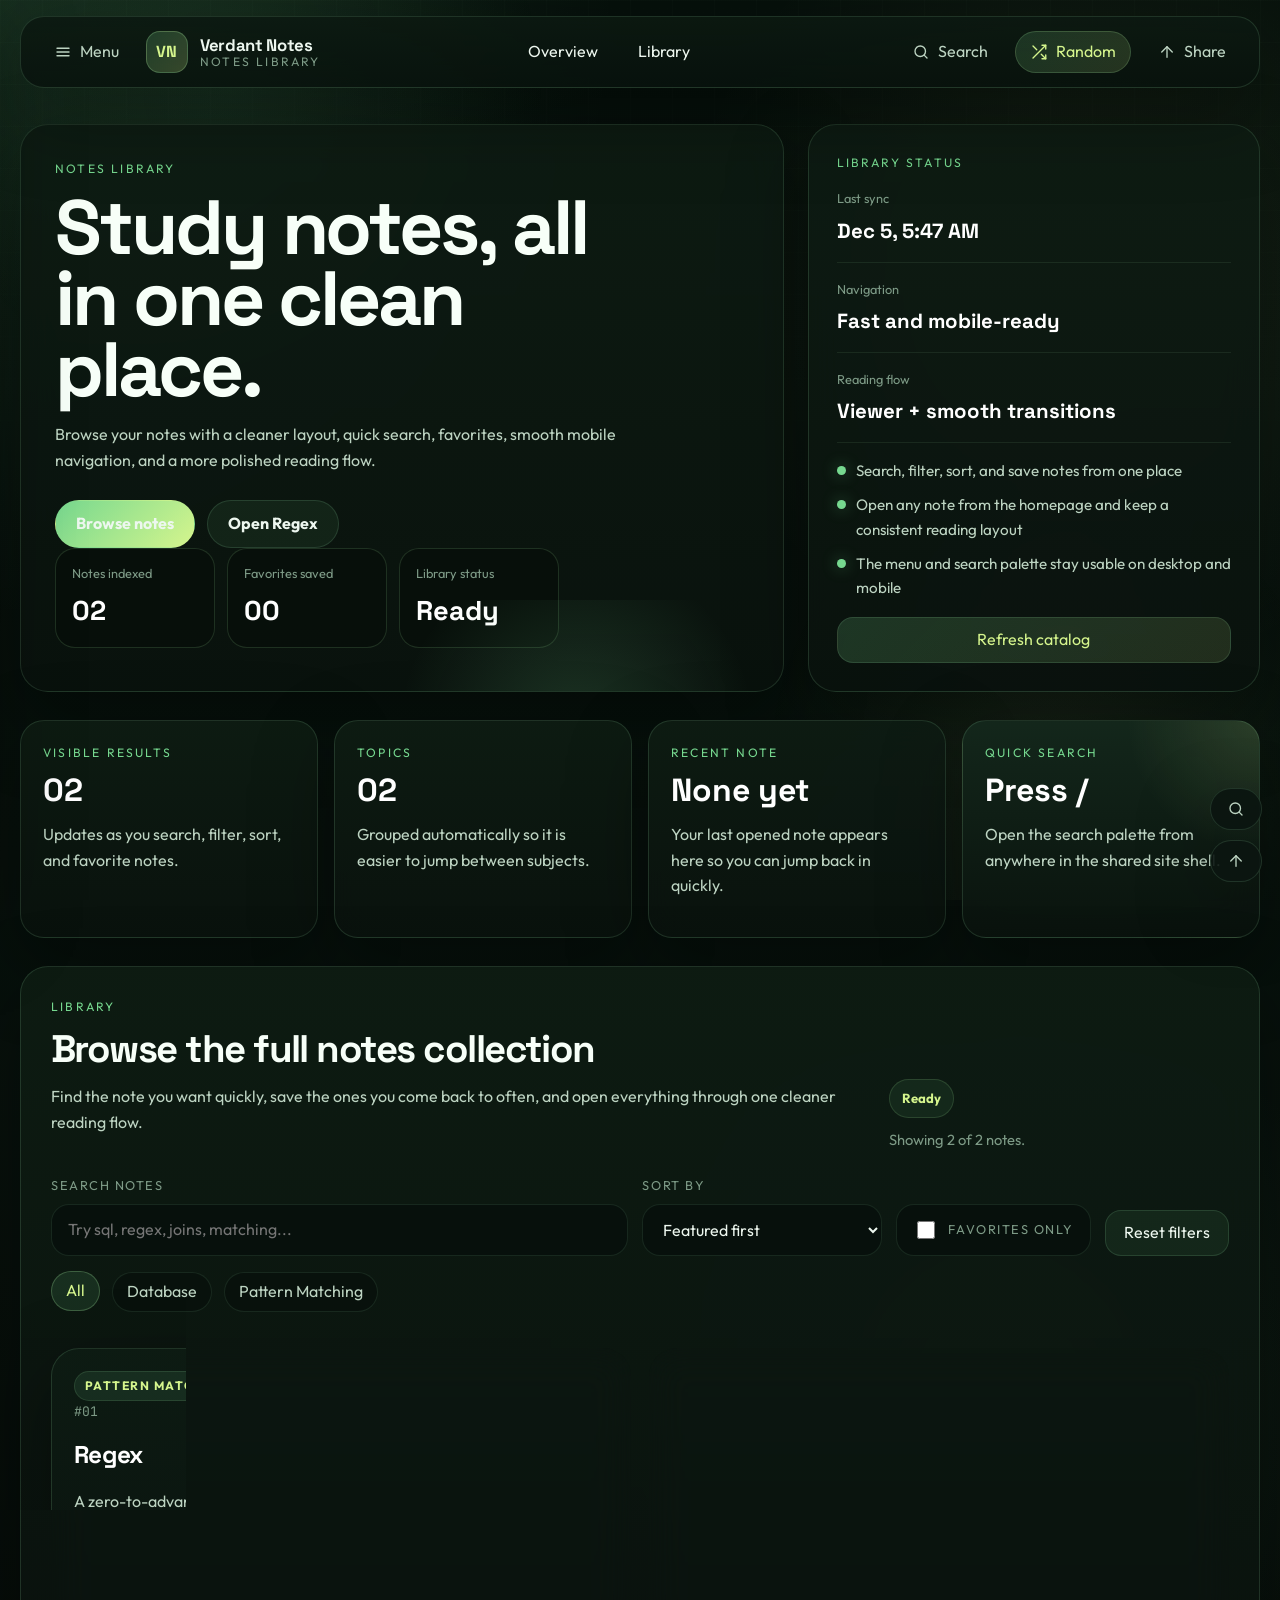
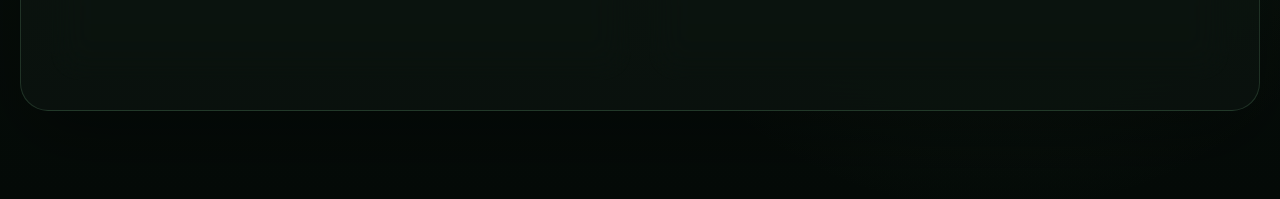
<file: index.html>
<!DOCTYPE html>
<html lang="en">
<head>
  <meta charset="UTF-8">
  <meta name="viewport" content="width=device-width, initial-scale=1.0">
  <title>Verdant Notes | Study Hub</title>
  <meta
    name="description"
    content="A dark green notes library with fast search, favorites, and a polished reading experience."
  >
  <link rel="stylesheet" href="./assets/css/shell.css">
  <link rel="stylesheet" href="./assets/css/index.css">
  <script>
    window.NOTES_SITE_CONFIG = {
      siteName: "Verdant Notes",
      siteShortName: "VN",
      owner: "SilkRush",
      repo: "Notes",
      notesFolder: "notes",
      includeGitHubDiscovery: true
    };
  </script>
  <script src="./assets/js/notes-manifest.js" defer></script>
  <script src="./assets/js/notes-data.js" defer></script>
  <script src="./assets/js/site-shell.js" defer data-root="."></script>
  <script src="./assets/js/index.js" defer></script>
</head>
<body data-page-type="home">
  <main id="main-content" class="site-page">
    <section class="hero-grid" id="overview" data-nav-label="Overview">
      <article
        class="hero-card"
        data-glass-impact
        data-glass-scroll-target="#library"
        tabindex="0"
        role="button"
        aria-label="Trigger the glass animation and jump to the notes library"
      >
        <div class="eyebrow">Notes library</div>
        <h1>Study notes, all in one clean place.</h1>
        <p class="hero-copy">
          Browse your notes with a cleaner layout, quick search, favorites,
          smooth mobile navigation, and a more polished reading flow.
        </p>

        <div class="hero-actions">
          <a class="action action-primary" href="#library">Browse notes</a>
          <a class="action action-secondary" href="./viewer.html?note=SQL.html" id="featuredLink">Open featured note</a>
        </div>

        <div class="hero-metrics">
          <div class="metric-chip">
            <span class="metric-label">Notes indexed</span>
            <strong id="heroCount">00</strong>
          </div>
          <div class="metric-chip">
            <span class="metric-label">Favorites saved</span>
            <strong id="heroFavorites">00</strong>
          </div>
          <div class="metric-chip">
            <span class="metric-label">Library status</span>
            <strong id="heroSource">Loading</strong>
          </div>
        </div>
      </article>

      <aside class="desk-card">
        <div class="panel-topline">Library status</div>
        <div class="desk-stat">
          <span>Last sync</span>
          <strong id="lastSync">Starting up</strong>
        </div>
        <div class="desk-stat">
          <span>Navigation</span>
          <strong>Fast and mobile-ready</strong>
        </div>
        <div class="desk-stat">
          <span>Reading flow</span>
          <strong>Viewer + smooth transitions</strong>
        </div>
        <div class="desk-list">
          <div class="desk-item">
            <span class="desk-dot"></span>
            Search, filter, sort, and save notes from one place
          </div>
          <div class="desk-item">
            <span class="desk-dot"></span>
            Open any note from the homepage and keep a consistent reading layout
          </div>
          <div class="desk-item">
            <span class="desk-dot"></span>
            The menu and search palette stay usable on desktop and mobile
          </div>
        </div>
        <button class="panel-button" id="refreshButton" type="button">Refresh catalog</button>
      </aside>
    </section>

    <section class="dashboard-grid" aria-label="Overview metrics">
      <article class="dashboard-card">
        <div class="dashboard-label">Visible results</div>
        <strong id="visibleCount">00</strong>
        <p>Updates as you search, filter, sort, and favorite notes.</p>
      </article>
      <article class="dashboard-card">
        <div class="dashboard-label">Topics</div>
        <strong id="categoryCount">00</strong>
        <p>Grouped automatically so it is easier to jump between subjects.</p>
      </article>
      <article class="dashboard-card">
        <div class="dashboard-label">Recent note</div>
        <strong id="recentLabel">None yet</strong>
        <p>Your last opened note appears here so you can jump back in quickly.</p>
      </article>
      <article class="dashboard-card dashboard-card-accent">
        <div class="dashboard-label">Quick search</div>
        <strong>Press /</strong>
        <p>Open the search palette from anywhere in the shared site shell.</p>
      </article>
    </section>

    <section class="section-shell" id="library" data-nav-label="Library">
      <div class="section-heading">
        <div>
          <div class="eyebrow">Library</div>
          <h2>Browse the full notes collection</h2>
          <p>
            Find the note you want quickly, save the ones you come back to often,
            and open everything through one cleaner reading flow.
          </p>
        </div>
        <div class="section-status">
          <span class="status-pill" id="sourcePill">Catalog loading</span>
          <span class="status-copy" id="helperCopy">Preparing the note catalog...</span>
        </div>
      </div>

      <div class="control-panel">
        <label class="control-field control-search" for="searchInput">
          <span>Search notes</span>
          <input
            id="searchInput"
            type="search"
            autocomplete="off"
            placeholder="Try sql, regex, joins, matching..."
          >
        </label>

        <label class="control-field" for="sortSelect">
          <span>Sort by</span>
          <select id="sortSelect">
            <option value="featured">Featured first</option>
            <option value="recent">Recently opened</option>
            <option value="title">Title</option>
            <option value="category">Category</option>
          </select>
        </label>

        <label class="toggle-field" for="favoritesOnly">
          <input id="favoritesOnly" type="checkbox">
          <span>Favorites only</span>
        </label>

        <button class="clear-button" id="clearFilters" type="button">Reset filters</button>
      </div>

      <div class="filter-row" id="categoryFilters" aria-label="Category filters"></div>

      <div class="recent-strip" id="recentStrip" hidden></div>

      <div class="notes-grid" id="notesGrid" aria-live="polite"></div>
      <div class="empty-card" id="emptyState" hidden></div>
    </section>
  </main>
</body>
</html>
</file>
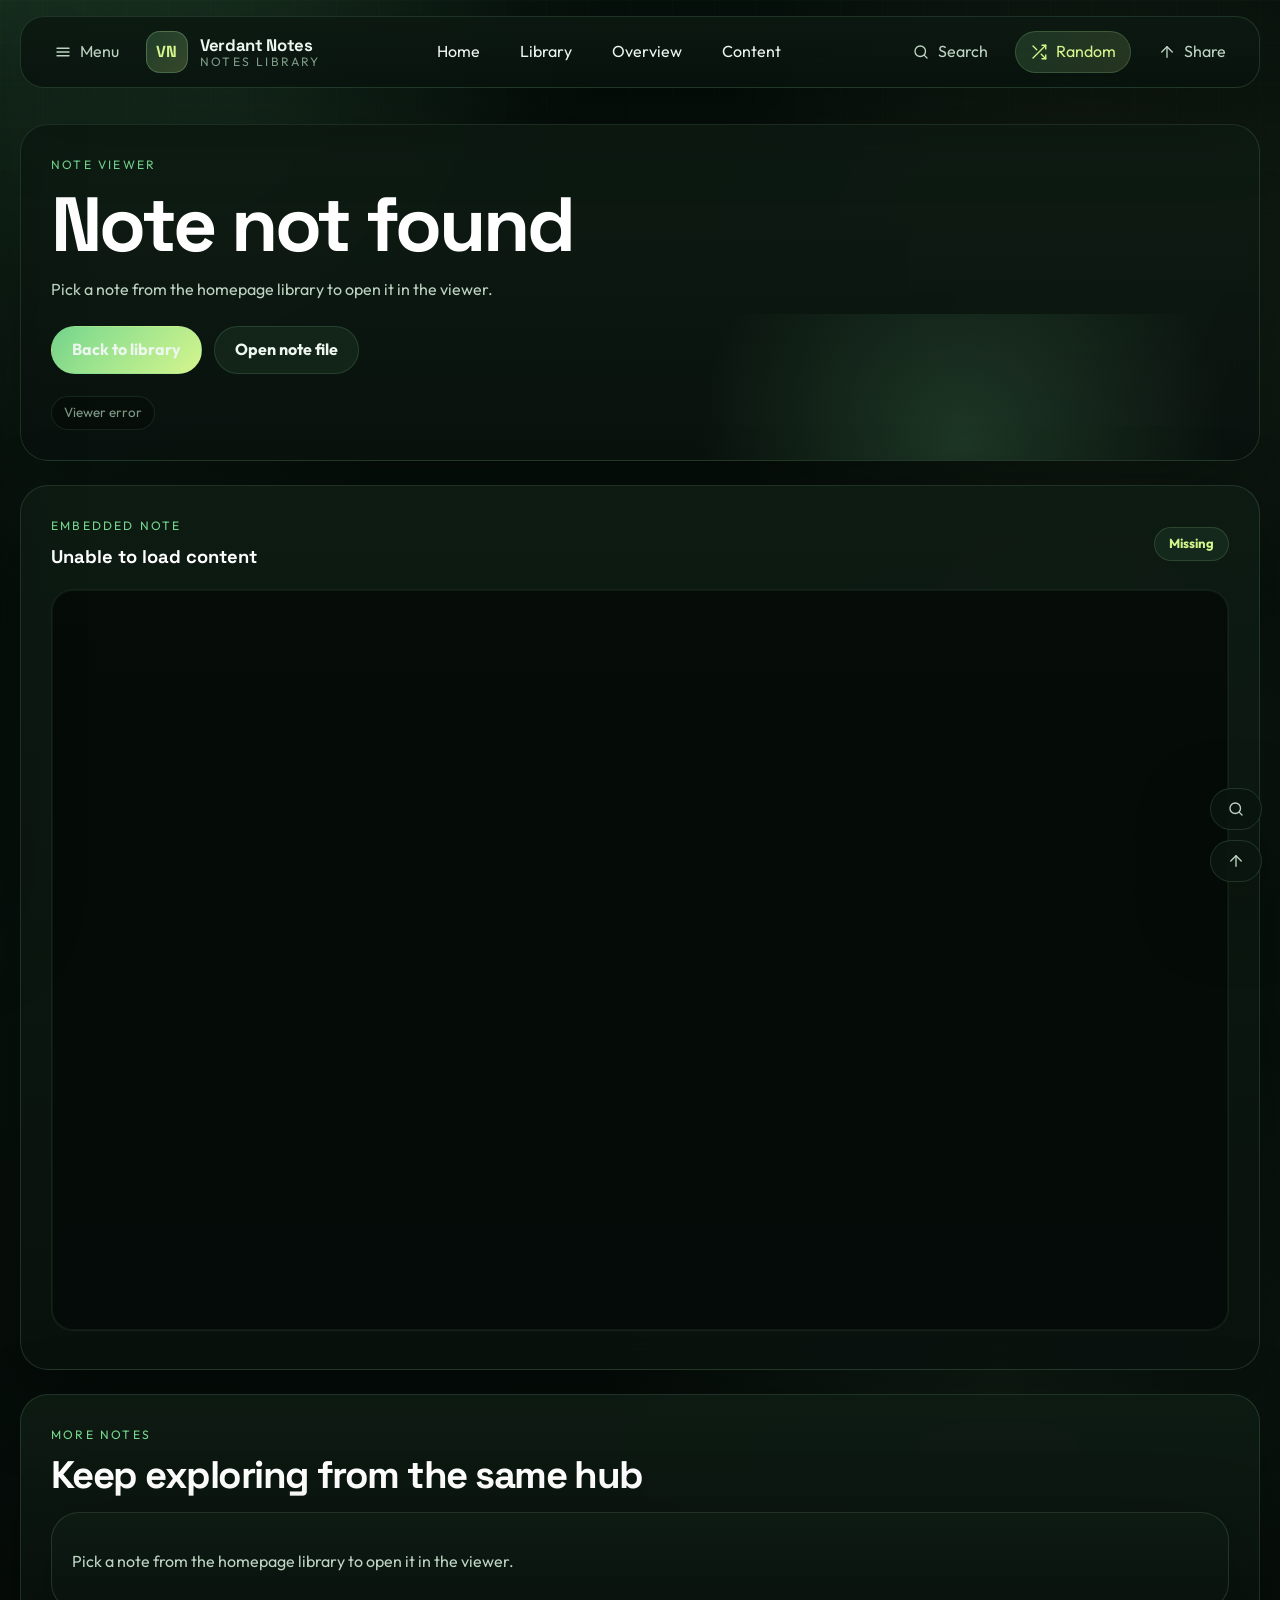
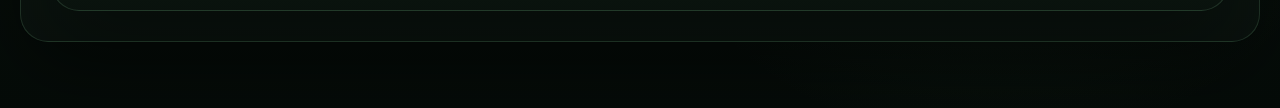
<file: viewer.html>
<!DOCTYPE html>
<html lang="en">
<head>
  <meta charset="UTF-8">
  <meta name="viewport" content="width=device-width, initial-scale=1.0">
  <title>Verdant Notes | Viewer</title>
  <meta
    name="description"
    content="Read notes in a cleaner viewer with smooth transitions and quick navigation back to the homepage."
  >
  <link rel="stylesheet" href="./assets/css/shell.css">
  <link rel="stylesheet" href="./assets/css/viewer.css">
  <script>
    window.NOTES_SITE_CONFIG = {
      siteName: "Verdant Notes",
      siteShortName: "VN",
      owner: "SilkRush",
      repo: "Notes",
      notesFolder: "notes",
      includeGitHubDiscovery: true
    };
  </script>
  <script src="./assets/js/notes-manifest.js" defer></script>
  <script src="./assets/js/notes-data.js" defer></script>
  <script src="./assets/js/site-shell.js" defer data-root="."></script>
  <script src="./assets/js/viewer.js" defer></script>
</head>
<body data-page-type="note">
  <main id="main-content" class="viewer-page">
    <section class="viewer-hero" id="overview" data-nav-label="Overview">
      <div class="viewer-kicker">Note viewer</div>
      <h1 id="viewerTitle">Loading note...</h1>
      <p id="viewerSummary">
        Open the selected note in a cleaner reading view while keeping a quick path
        back to the main library.
      </p>

      <div class="viewer-actions">
        <a class="viewer-action viewer-action-primary" href="./index.html#library" id="backHomeLink">Back to library</a>
        <a class="viewer-action viewer-action-secondary" href="#" id="openRawLink">Open note file</a>
      </div>

      <div class="viewer-meta" id="viewerMeta"></div>
    </section>

    <section class="viewer-frame-shell" id="content" data-nav-label="Content">
      <div class="viewer-frame-topbar">
        <div>
          <div class="viewer-label">Embedded note</div>
          <strong id="frameStatus">Preparing content</strong>
        </div>
        <span class="viewer-status-pill" id="framePill">Loading</span>
      </div>

      <iframe
        id="noteFrame"
        class="viewer-frame"
        title="Selected note content"
        loading="eager"
      ></iframe>
    </section>

    <section class="viewer-related-shell" id="related" data-nav-label="Related">
      <div class="viewer-label">More notes</div>
      <h2>Keep exploring from the same hub</h2>
      <div class="viewer-related-grid" id="relatedNotes"></div>
    </section>
  </main>
</body>
</html>
</file>
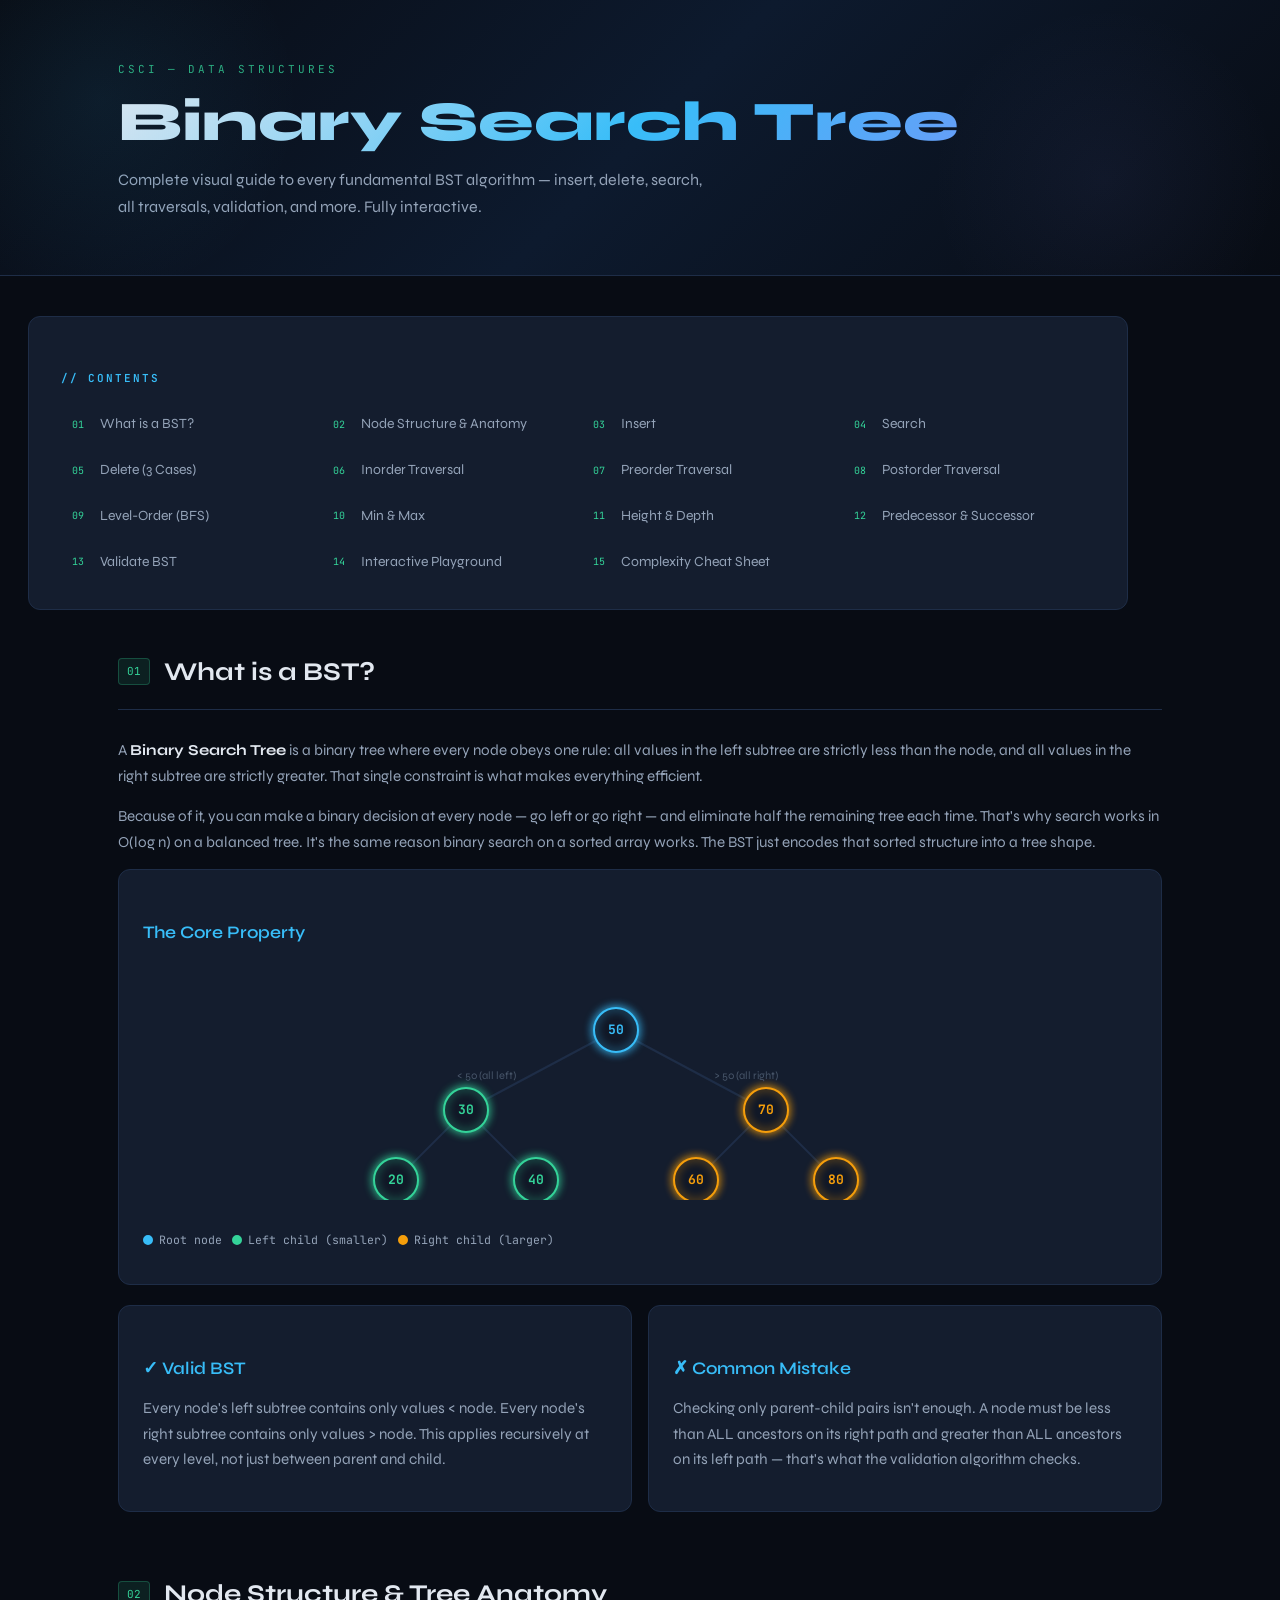
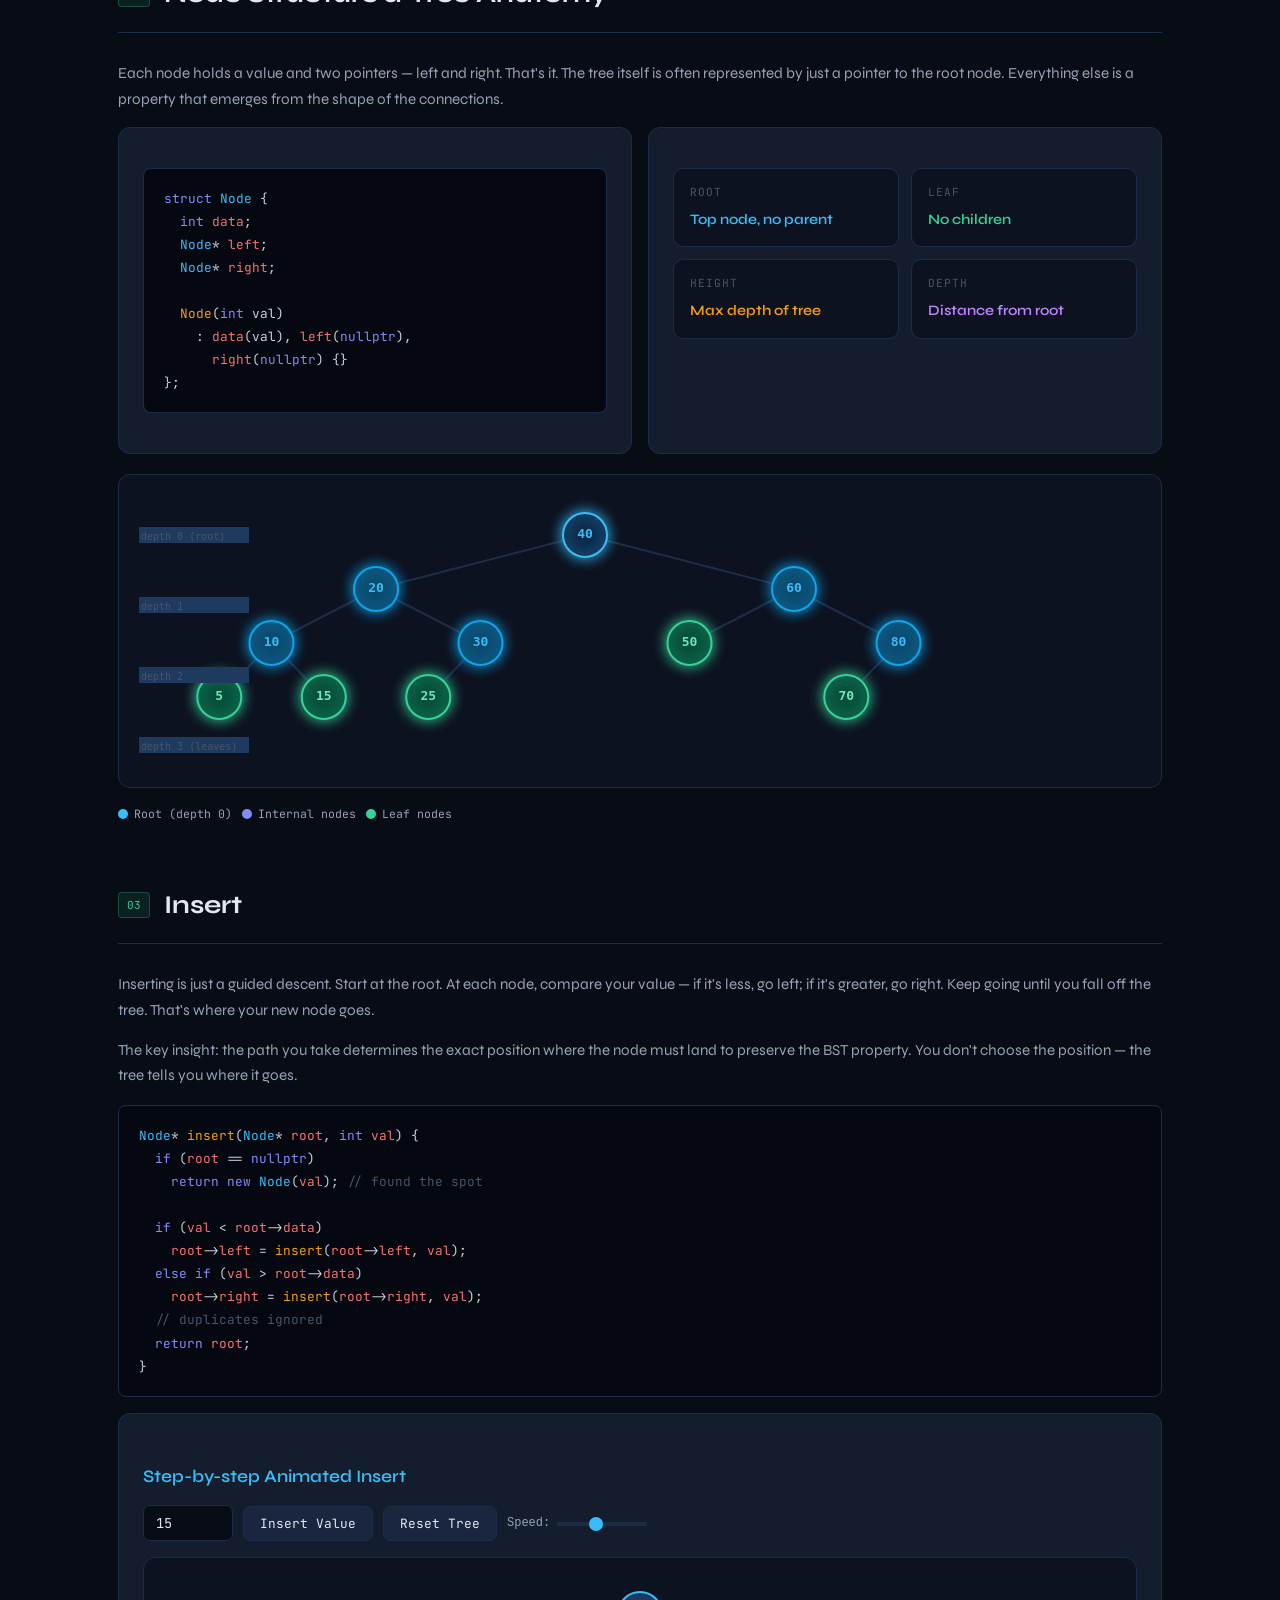
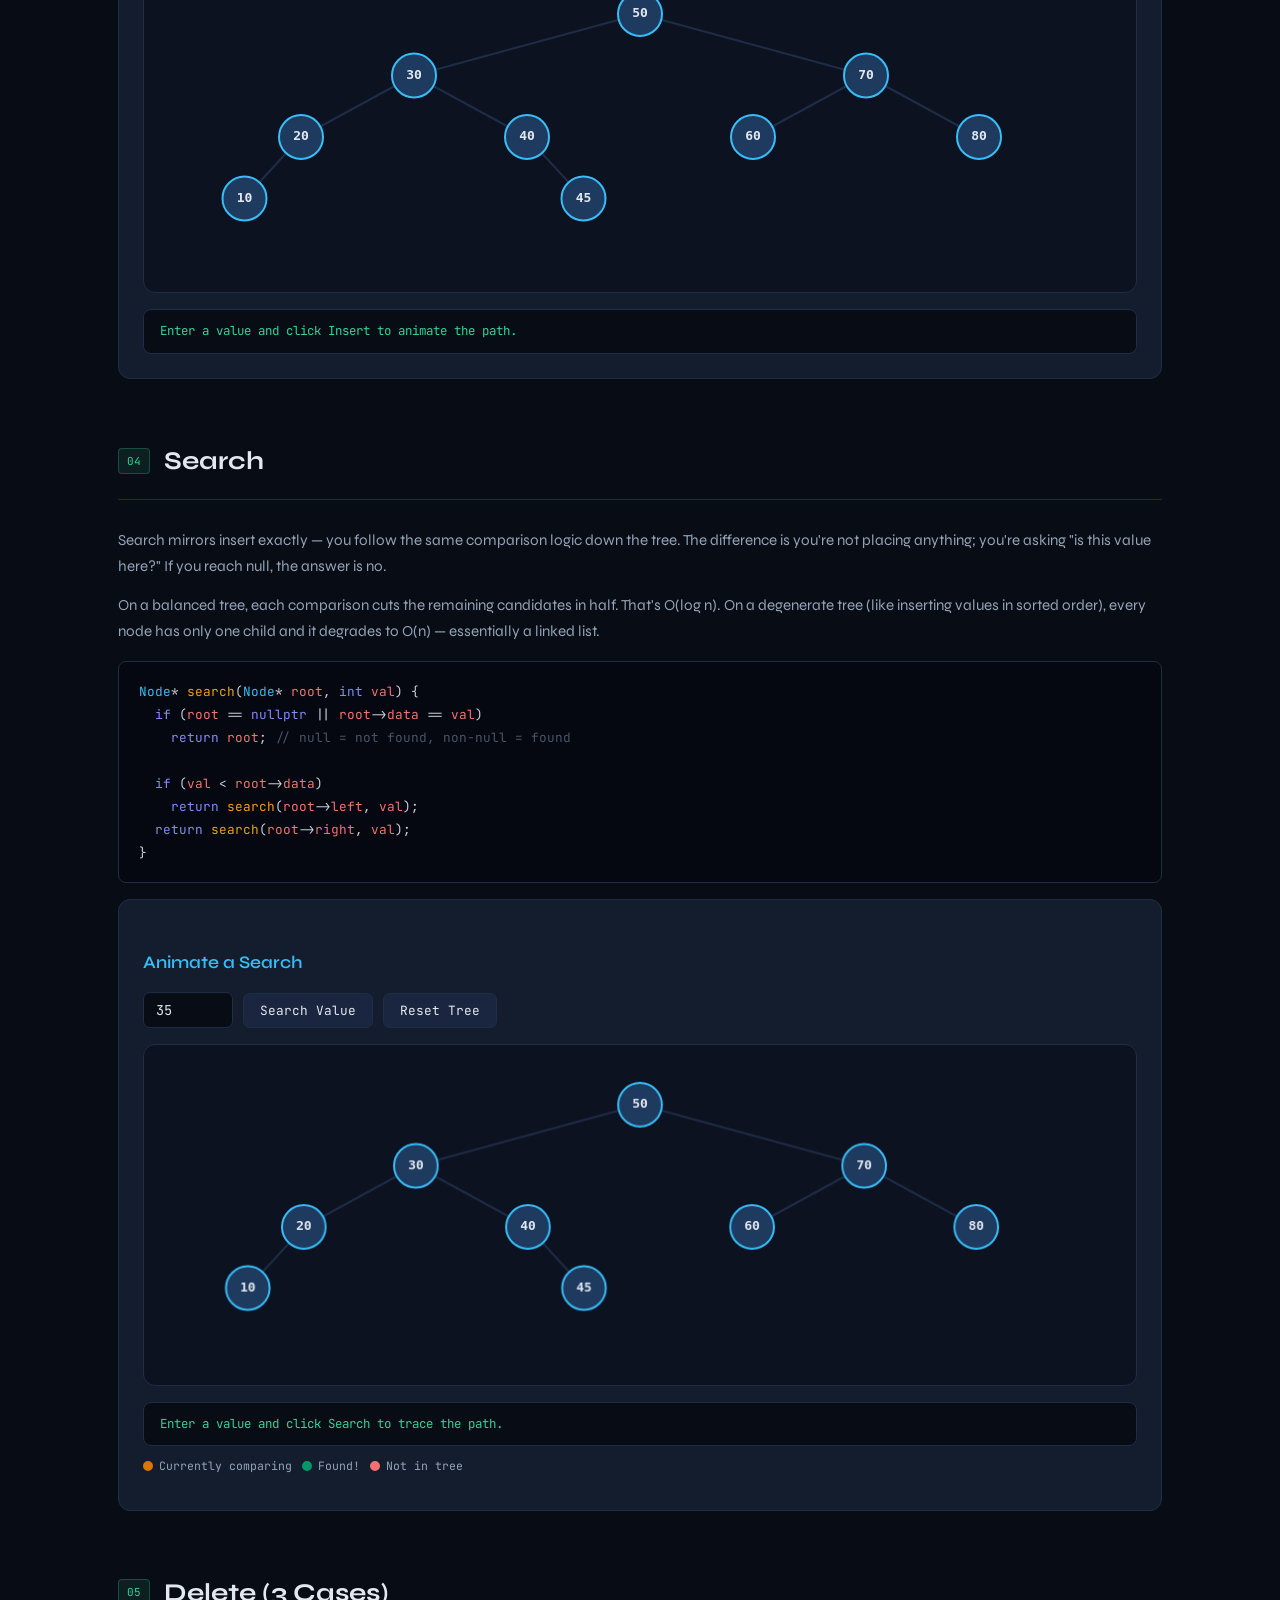
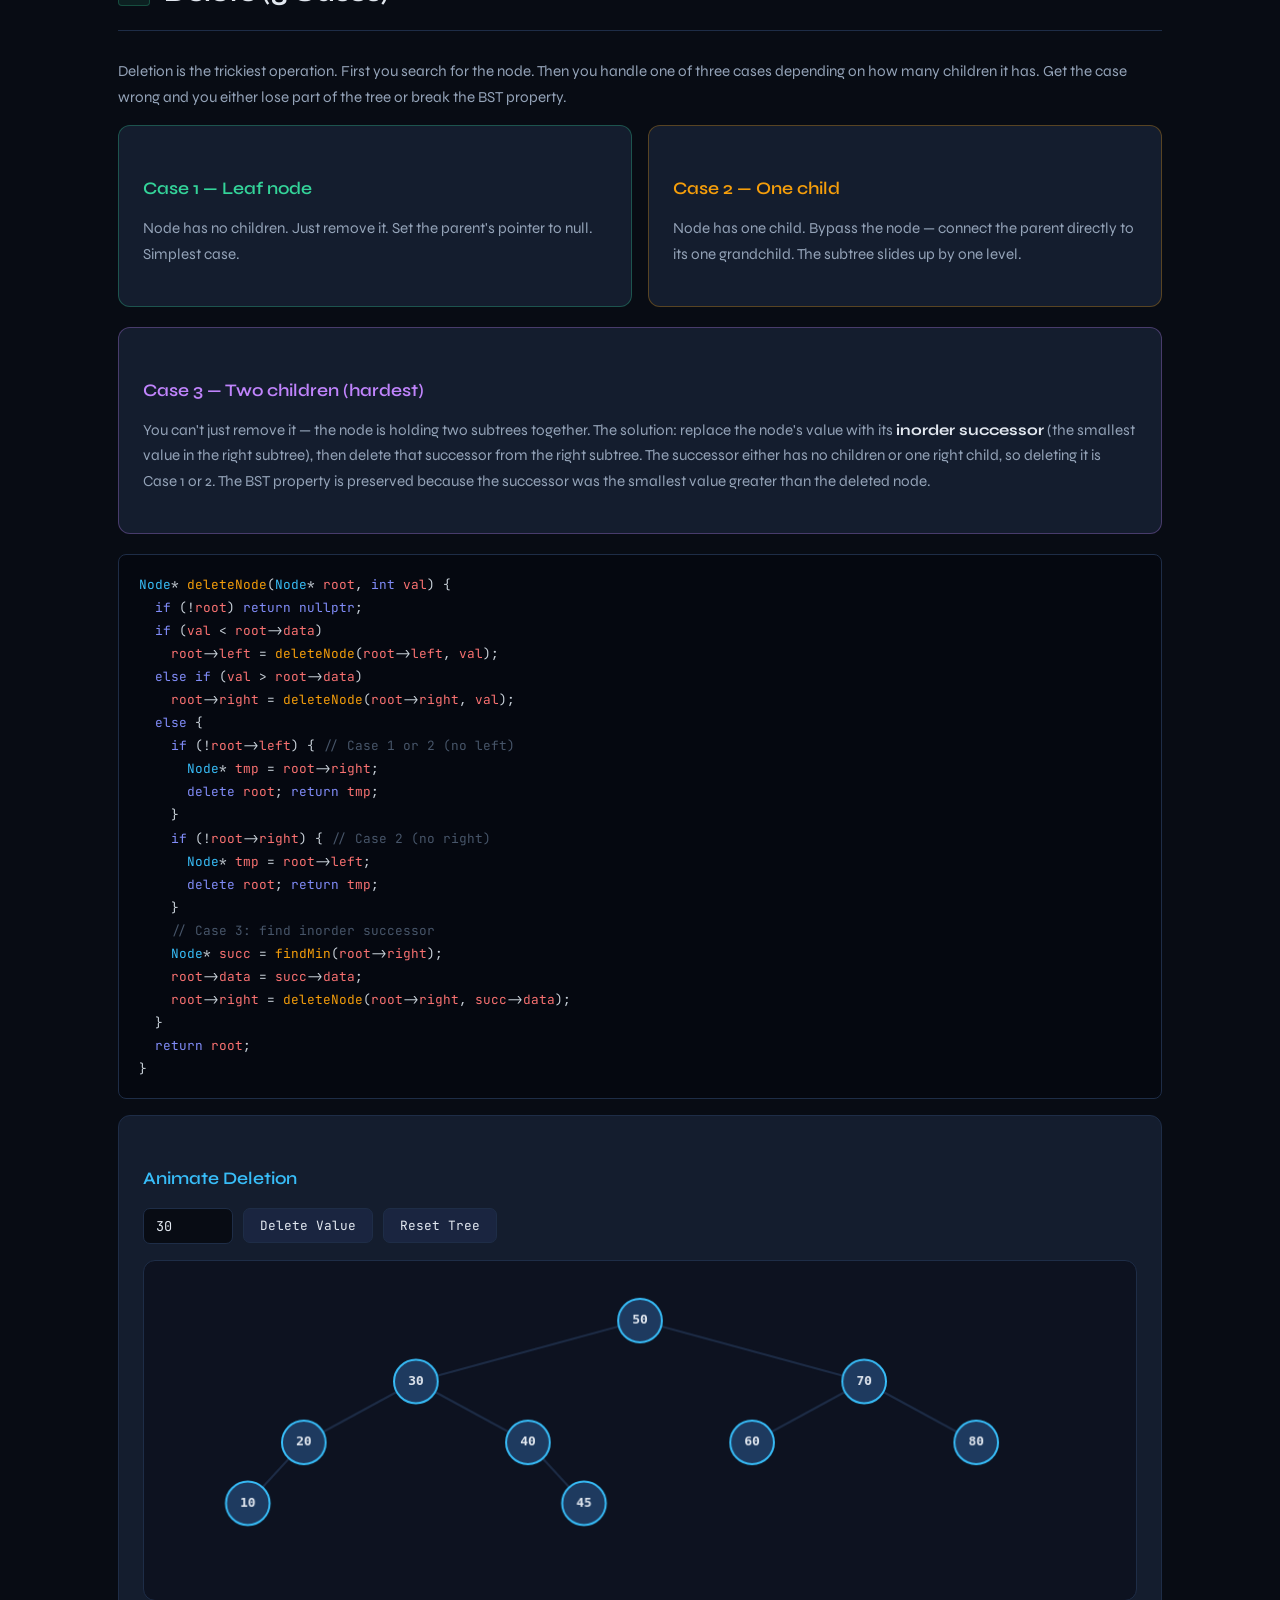
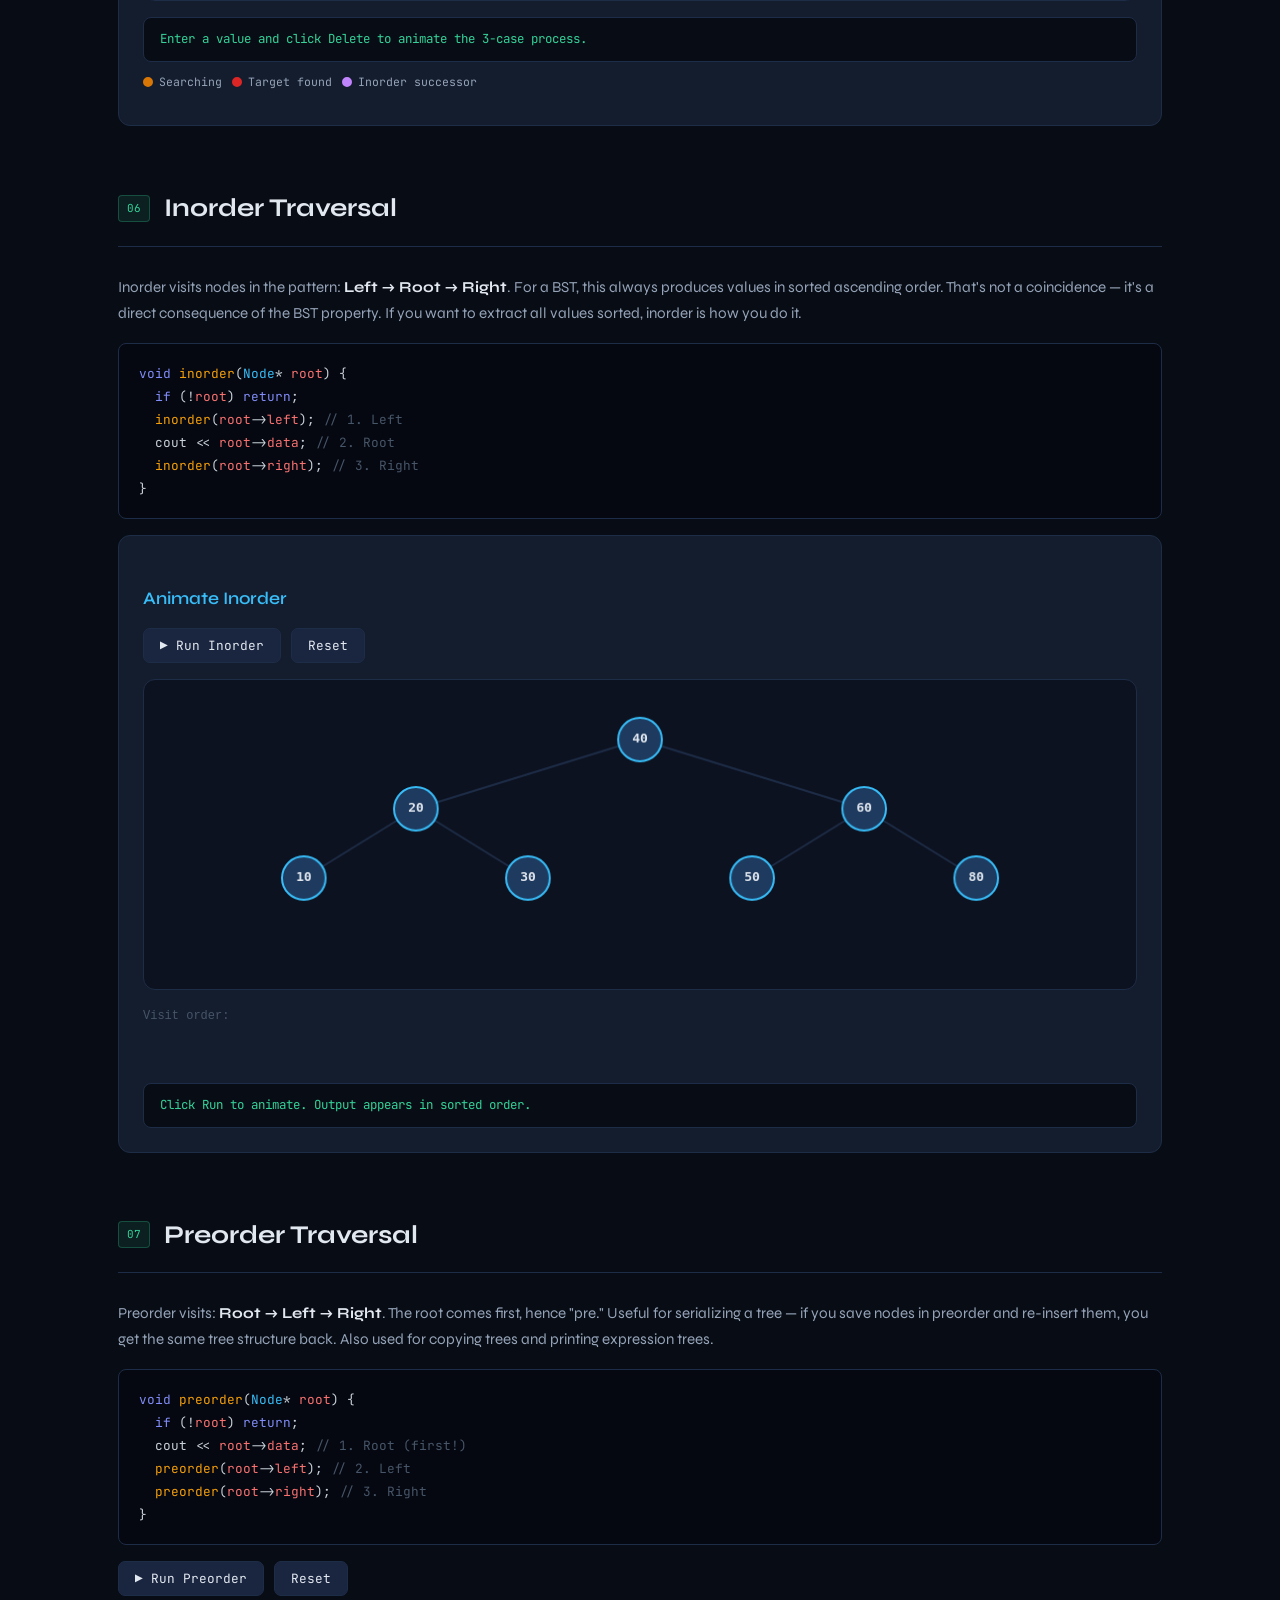
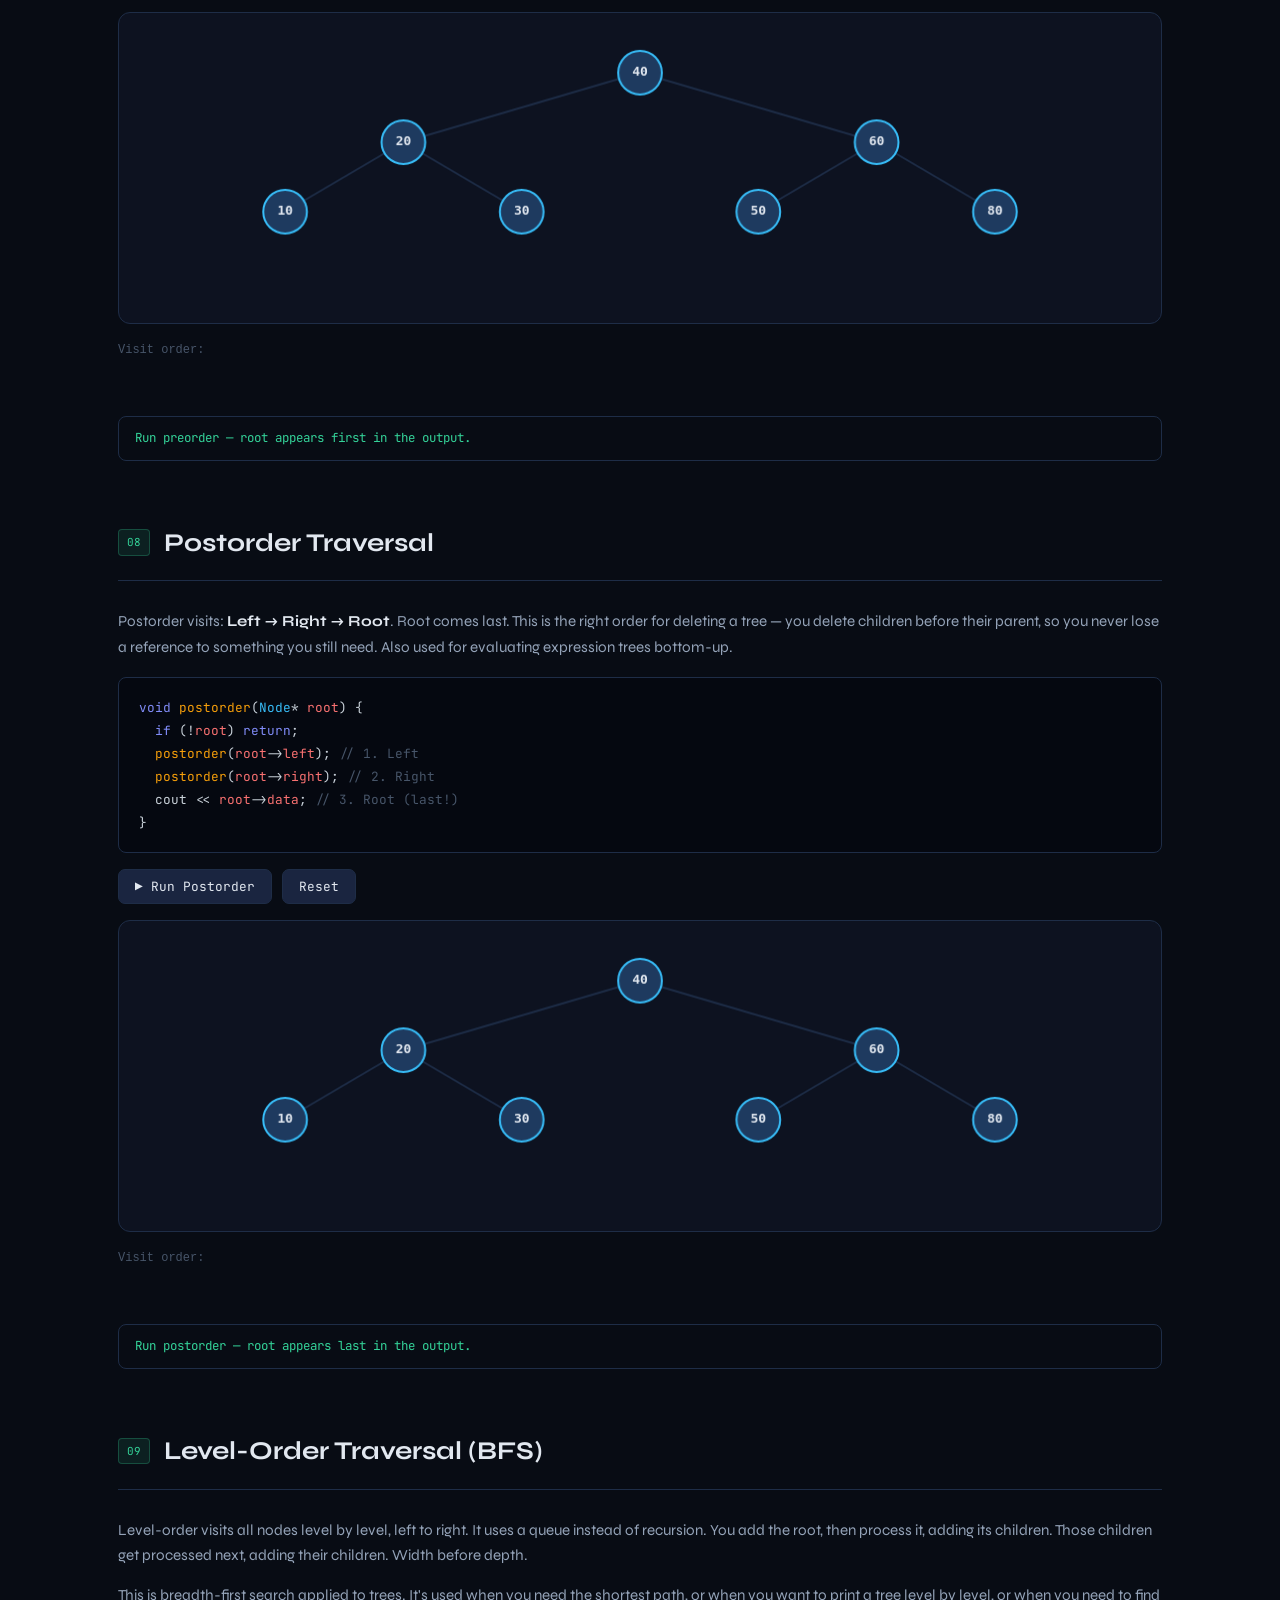
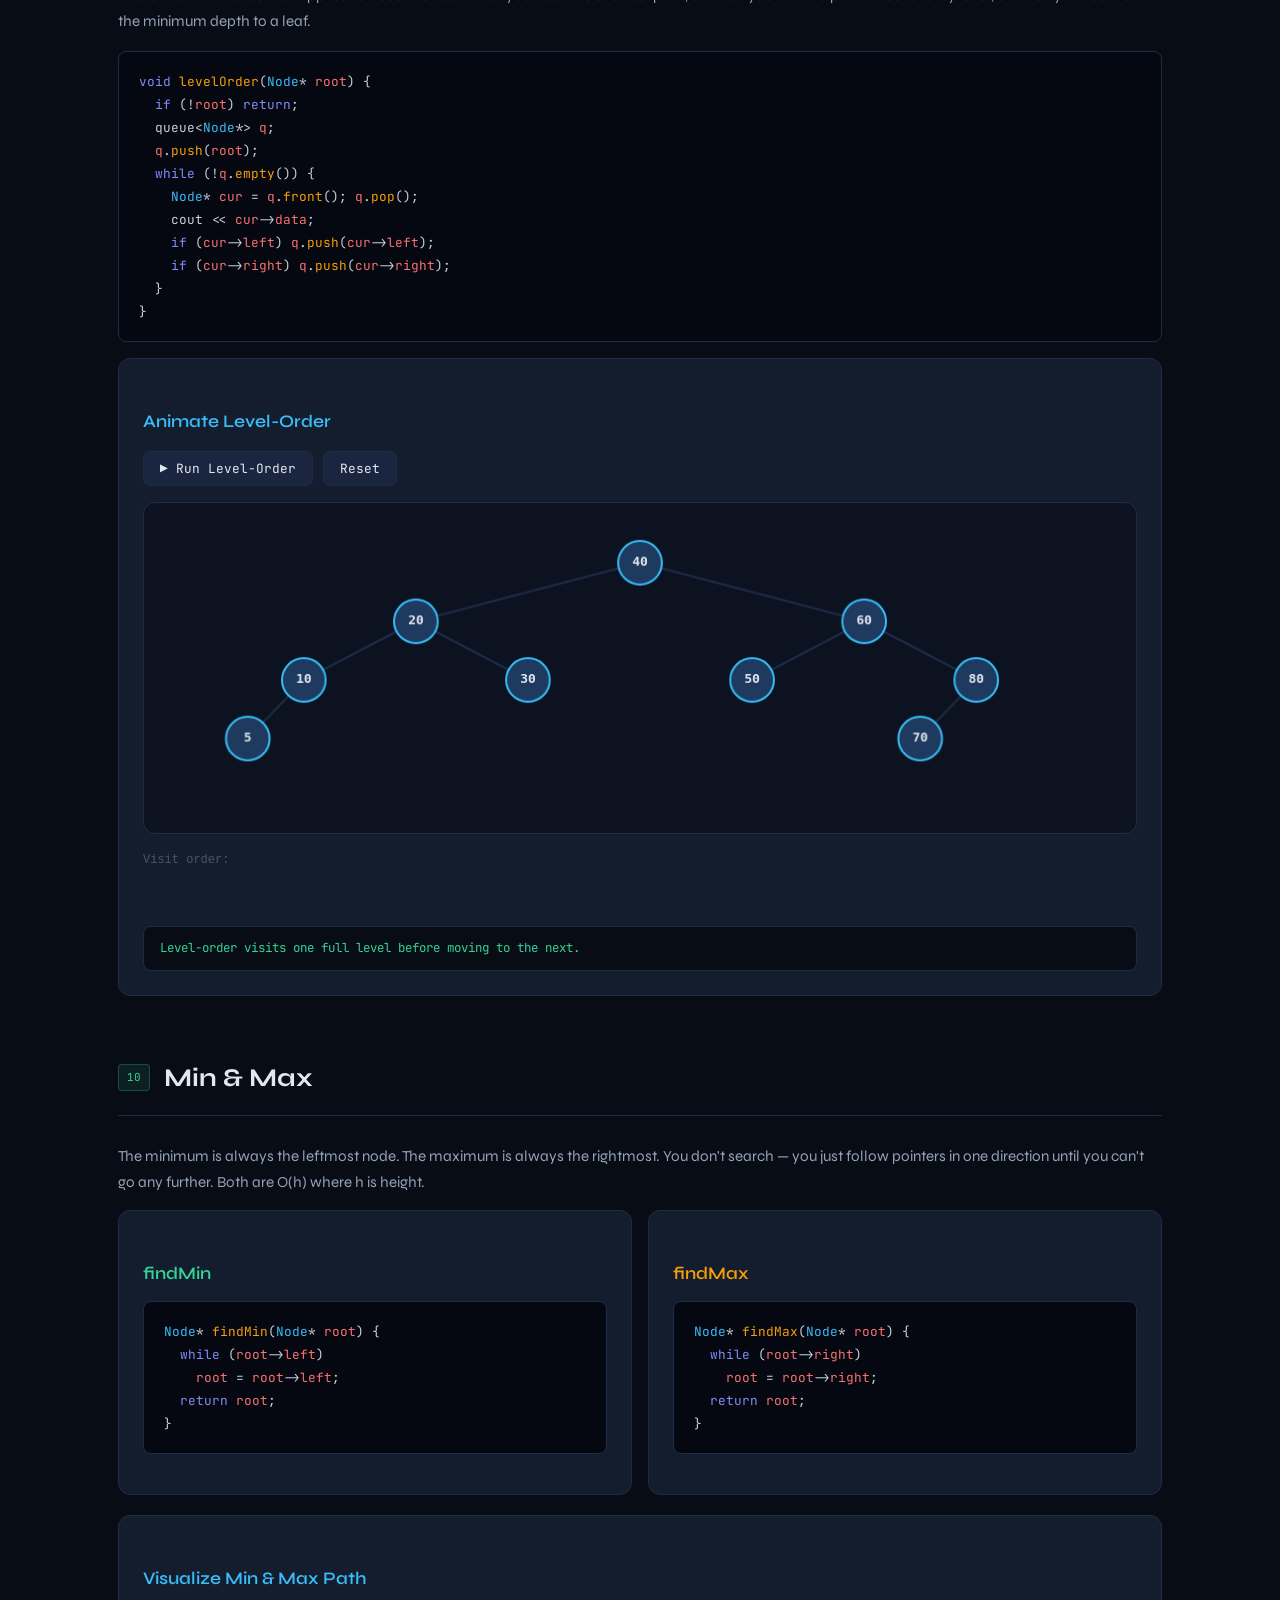
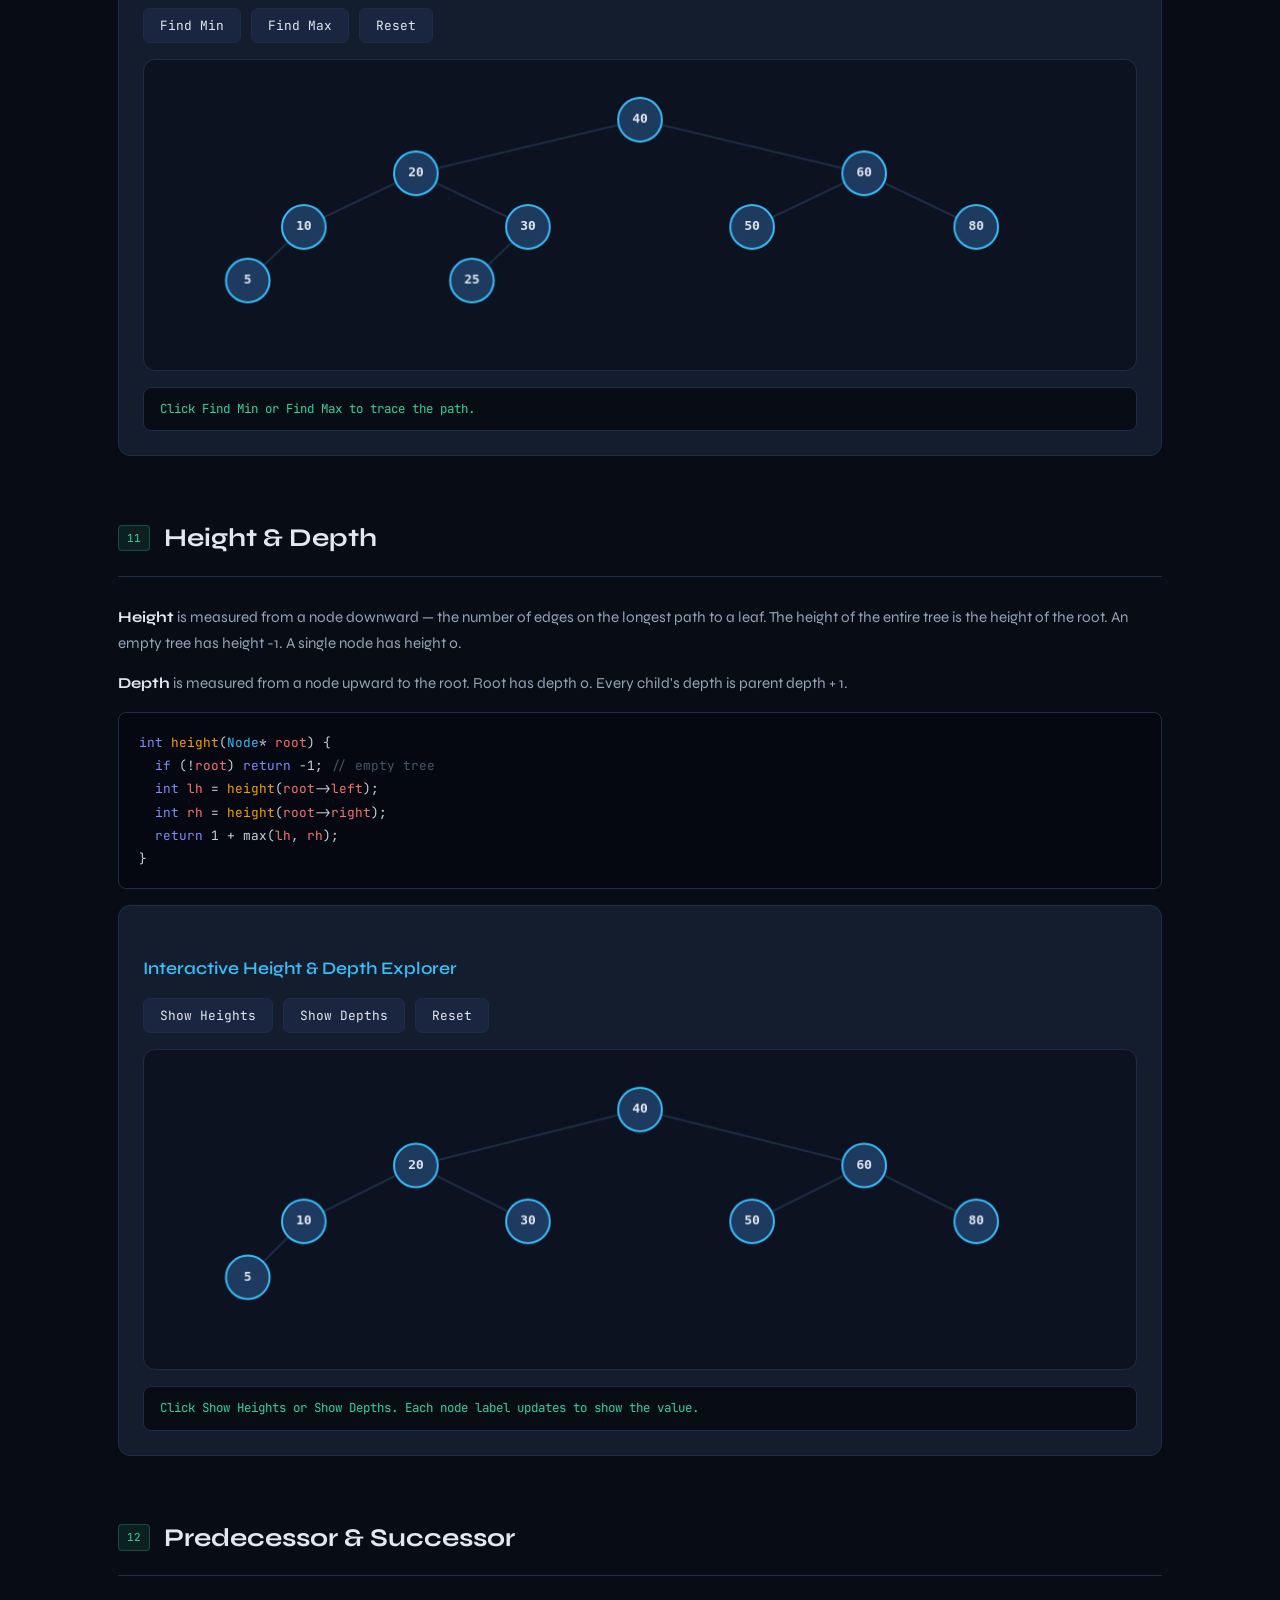
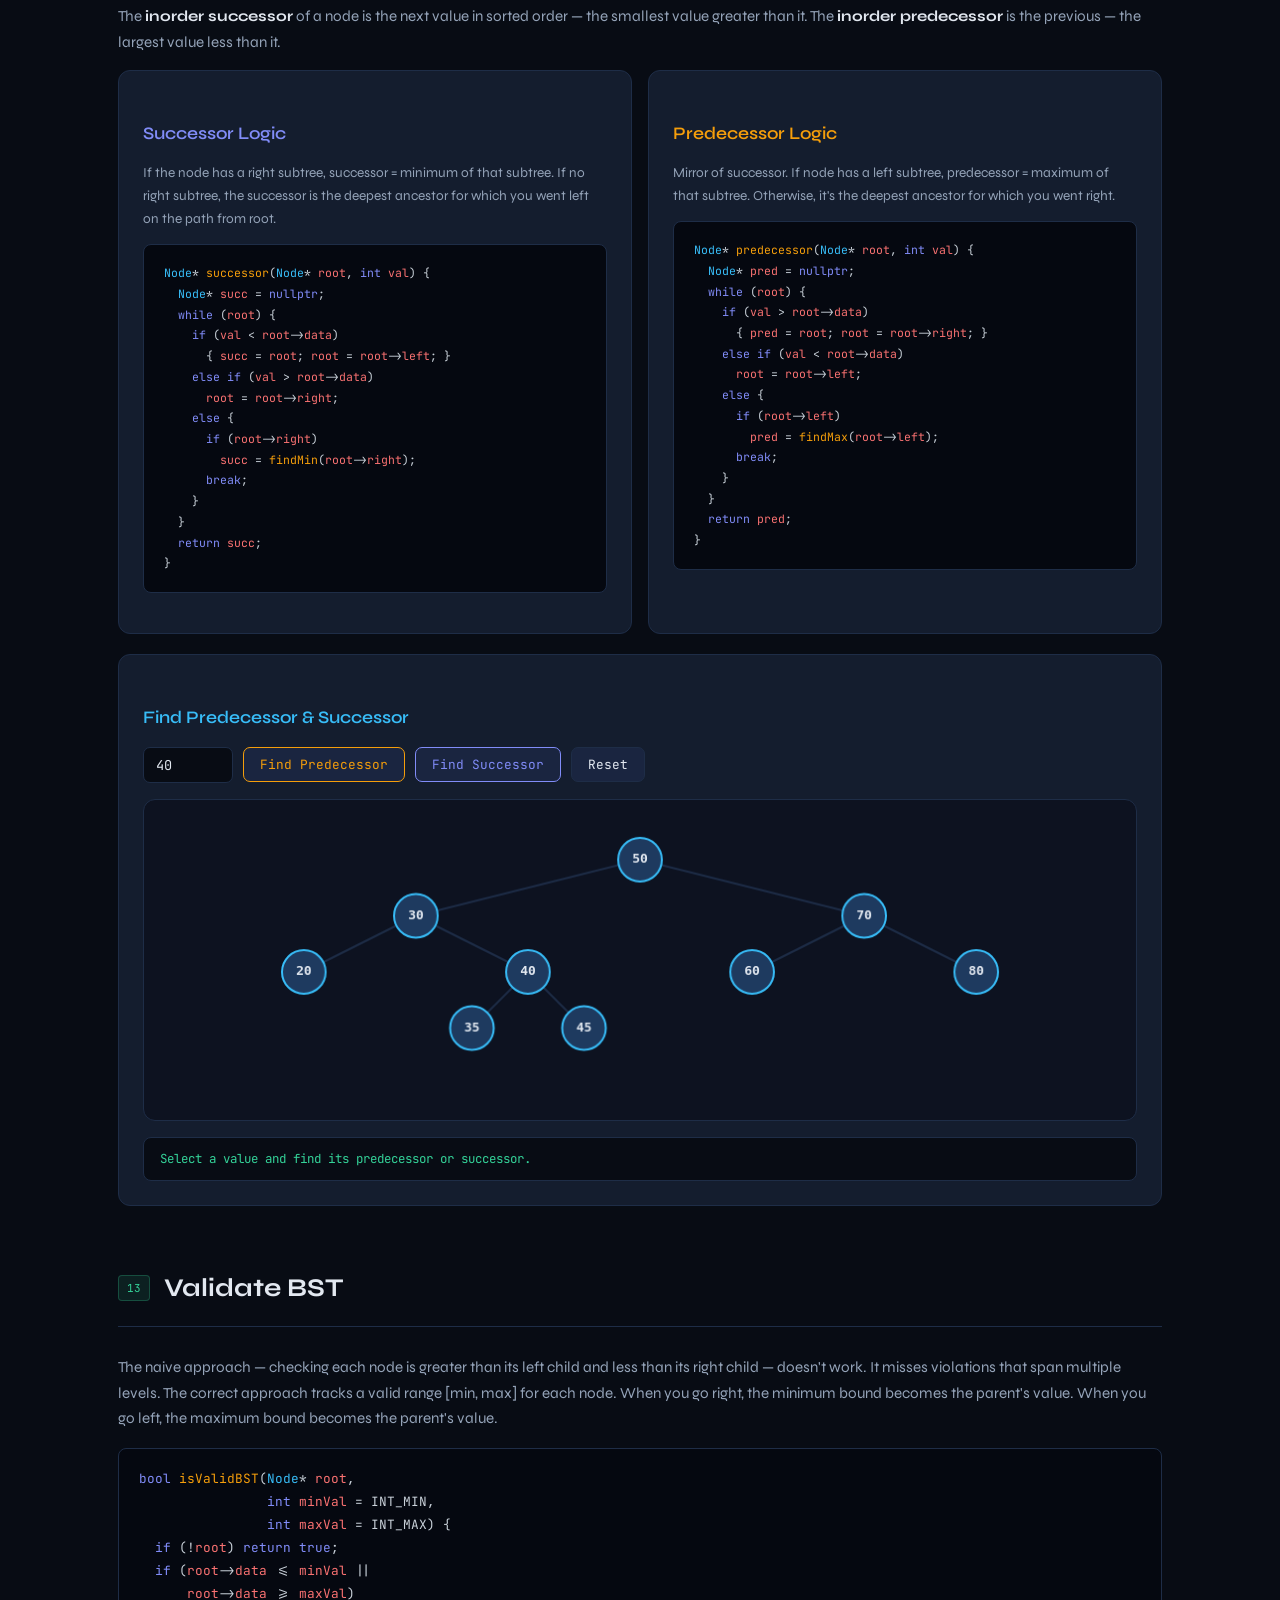
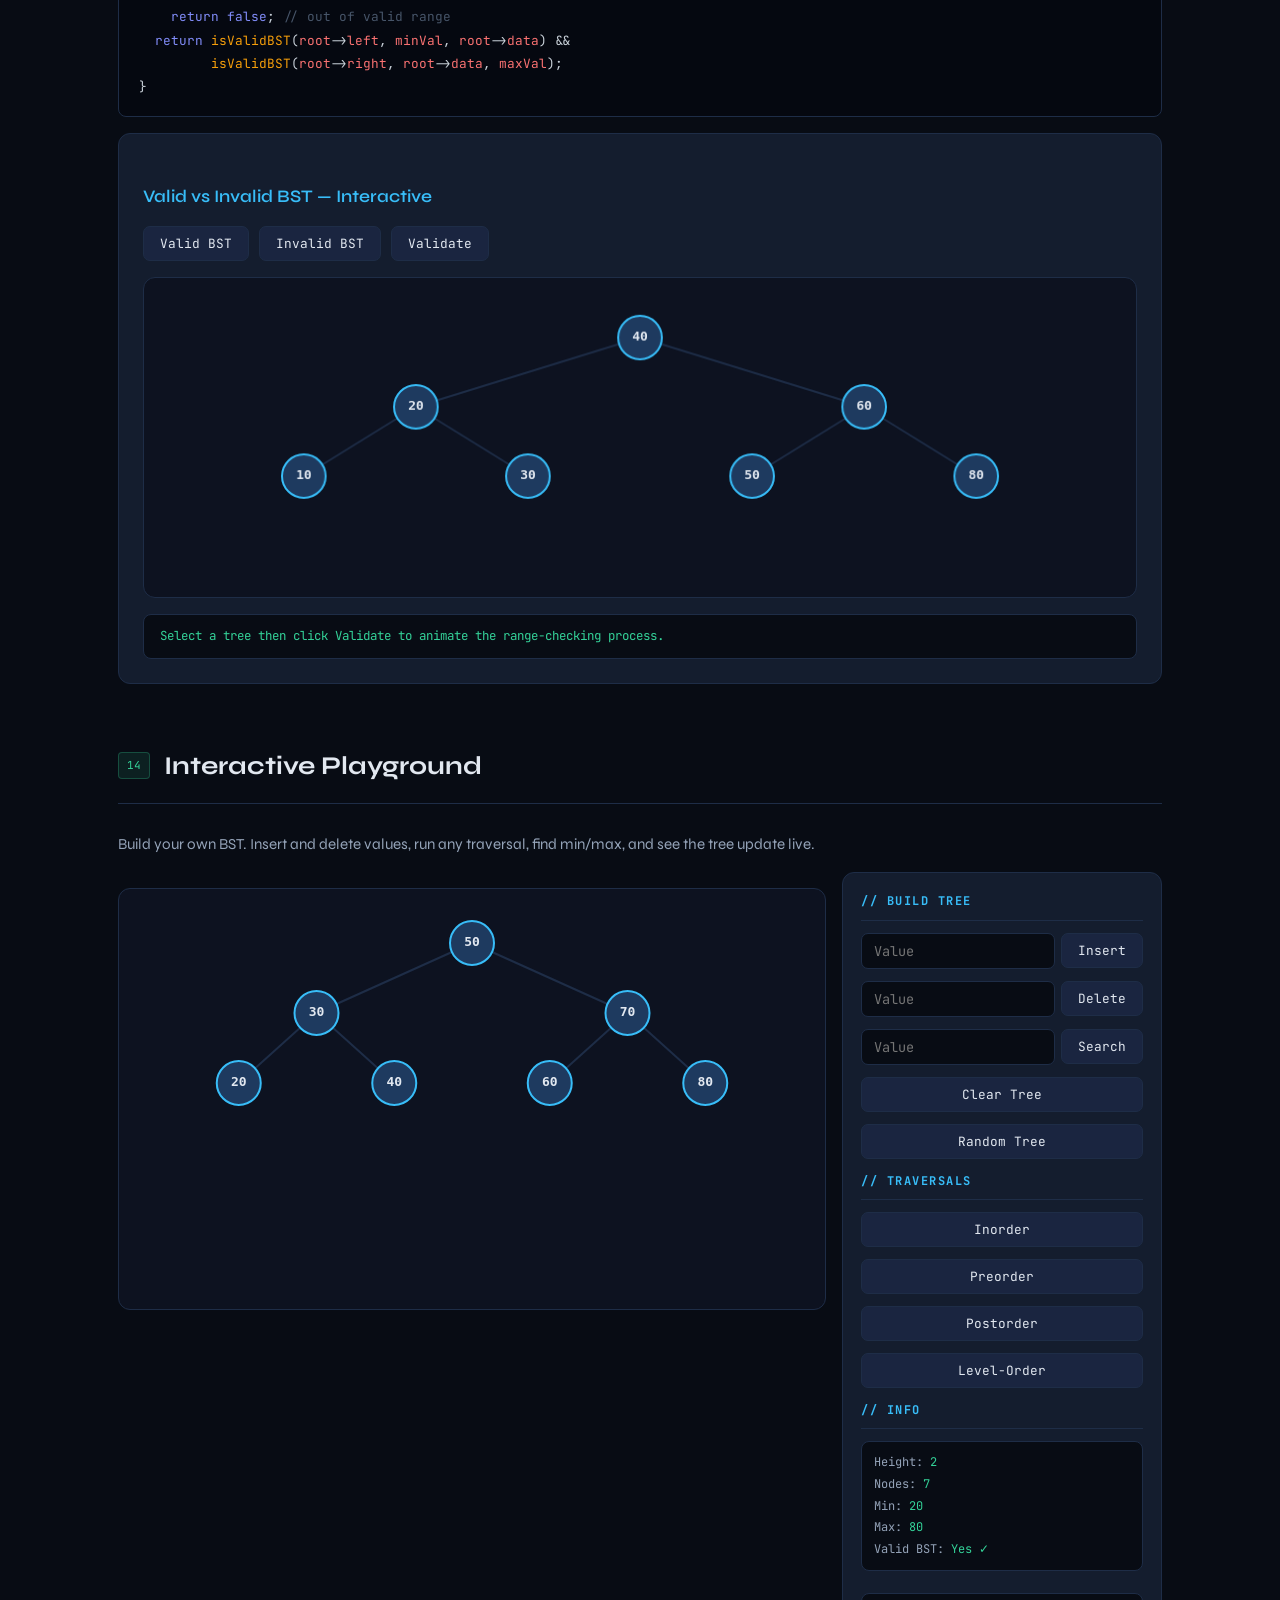
<file: notes/Binary Search Tree.html>
<!DOCTYPE html>
<html lang="en">
<head>
<meta charset="UTF-8">
<meta name="viewport" content="width=device-width, initial-scale=1.0">
<title>Binary Search Tree — Complete Visual Guide</title>
<style>
  @import url('https://fonts.googleapis.com/css2?family=JetBrains+Mono:wght@300;400;600;700&family=Syne:wght@400;600;700;800&display=swap');

  :root {
    --bg: #080c14;
    --bg2: #0d1220;
    --bg3: #111827;
    --surface: #141d2e;
    --surface2: #1a2540;
    --border: #1e2d47;
    --accent: #38bdf8;
    --accent2: #818cf8;
    --accent3: #34d399;
    --accent4: #f59e0b;
    --accent5: #f87171;
    --accent6: #c084fc;
    --text: #e2e8f0;
    --text2: #94a3b8;
    --text3: #475569;
    --node-default: #1e3a5f;
    --node-stroke: #38bdf8;
    --node-highlight: #0ea5e9;
    --node-found: #059669;
    --node-visiting: #d97706;
    --node-deleted: #dc2626;
    --node-inserted: #7c3aed;
    --node-compare: #ea580c;
  }

  * { margin: 0; padding: 0; box-sizing: border-box; }

  html { scroll-behavior: smooth; }

  body {
    background: var(--bg);
    color: var(--text);
    font-family: 'Syne', sans-serif;
    line-height: 1.7;
    overflow-x: hidden;
  }

  /* ─── HEADER ─────────────────────────────── */
  header {
    background: linear-gradient(135deg, #080c14 0%, #0d1a2e 50%, #080c14 100%);
    border-bottom: 1px solid var(--border);
    padding: 60px 40px 40px;
    position: relative;
    overflow: hidden;
  }
  header::before {
    content: '';
    position: absolute;
    top: -100px; left: -100px;
    width: 400px; height: 400px;
    background: radial-gradient(circle, rgba(56,189,248,0.08) 0%, transparent 70%);
    pointer-events: none;
  }
  header::after {
    content: '';
    position: absolute;
    bottom: -80px; right: 0;
    width: 350px; height: 350px;
    background: radial-gradient(circle, rgba(129,140,248,0.06) 0%, transparent 70%);
    pointer-events: none;
  }
  .header-tag {
    font-family: 'JetBrains Mono', monospace;
    font-size: 11px;
    color: var(--accent3);
    text-transform: uppercase;
    letter-spacing: 3px;
    margin-bottom: 12px;
    opacity: 0.8;
  }
  h1 {
    font-size: clamp(2rem, 5vw, 3.5rem);
    font-weight: 800;
    line-height: 1.1;
    background: linear-gradient(135deg, #e2e8f0 0%, #38bdf8 50%, #818cf8 100%);
    -webkit-background-clip: text;
    -webkit-text-fill-color: transparent;
    background-clip: text;
    margin-bottom: 14px;
  }
  .header-sub {
    color: var(--text2);
    font-size: 1rem;
    max-width: 600px;
    font-weight: 400;
  }

  /* ─── LAYOUT ─────────────────────────────── */
  .container { max-width: 1100px; margin: 0 auto; padding: 0 28px; }

  /* ─── TOC ────────────────────────────────── */
  nav.toc {
    background: var(--surface);
    border: 1px solid var(--border);
    border-radius: 12px;
    padding: 28px 32px;
    margin: 40px auto;
    max-width: 1100px;
    margin-left: 28px;
    margin-right: 28px;
  }
  nav.toc h3 {
    font-family: 'JetBrains Mono', monospace;
    font-size: 11px;
    color: var(--accent);
    text-transform: uppercase;
    letter-spacing: 2px;
    margin-bottom: 18px;
  }
  .toc-grid {
    display: grid;
    grid-template-columns: repeat(auto-fill, minmax(240px, 1fr));
    gap: 8px;
  }
  .toc-grid a {
    color: var(--text2);
    text-decoration: none;
    font-size: 0.875rem;
    padding: 6px 10px;
    border-radius: 6px;
    border: 1px solid transparent;
    transition: all 0.2s;
    display: flex; align-items: center; gap: 8px;
  }
  .toc-grid a:hover { background: var(--surface2); border-color: var(--border); color: var(--accent); }
  .toc-num { font-family: 'JetBrains Mono', monospace; font-size: 10px; color: var(--accent3); min-width: 20px; }

  /* ─── SECTION ────────────────────────────── */
  section {
    max-width: 1100px;
    margin: 0 auto 60px;
    padding: 0 28px;
  }
  .section-header {
    display: flex;
    align-items: center;
    gap: 14px;
    margin-bottom: 28px;
    padding-bottom: 16px;
    border-bottom: 1px solid var(--border);
  }
  .section-num {
    font-family: 'JetBrains Mono', monospace;
    font-size: 11px;
    color: var(--accent3);
    background: rgba(52,211,153,0.1);
    border: 1px solid rgba(52,211,153,0.25);
    padding: 3px 8px;
    border-radius: 4px;
  }
  h2 {
    font-size: 1.6rem;
    font-weight: 700;
    color: var(--text);
  }
  h3 {
    font-size: 1.1rem;
    font-weight: 600;
    color: var(--accent);
    margin-bottom: 12px;
    margin-top: 24px;
  }
  p { color: var(--text2); margin-bottom: 14px; font-size: 0.95rem; }
  strong { color: var(--text); }

  /* ─── CARDS ──────────────────────────────── */
  .card {
    background: var(--surface);
    border: 1px solid var(--border);
    border-radius: 12px;
    padding: 24px;
    margin-bottom: 20px;
  }
  .card-row { display: grid; grid-template-columns: 1fr 1fr; gap: 16px; margin-bottom: 20px; }
  @media(max-width: 700px) { .card-row { grid-template-columns: 1fr; } }

  /* ─── CODE ───────────────────────────────── */
  .code-block {
    background: #050810;
    border: 1px solid var(--border);
    border-radius: 8px;
    padding: 18px 20px;
    font-family: 'JetBrains Mono', monospace;
    font-size: 0.8rem;
    line-height: 1.8;
    overflow-x: auto;
    margin: 16px 0;
    color: #c9d1d9;
  }
  .kw { color: #818cf8; }
  .ty { color: #38bdf8; }
  .fn { color: #f59e0b; }
  .cm { color: #475569; }
  .st { color: #34d399; }
  .nm { color: #f87171; }

  /* ─── CANVAS WRAPPERS ────────────────────── */
  .canvas-wrap {
    background: var(--bg2);
    border: 1px solid var(--border);
    border-radius: 12px;
    padding: 16px;
    margin: 16px 0;
    position: relative;
  }
  canvas { display: block; border-radius: 8px; }

  /* ─── CONTROLS ───────────────────────────── */
  .controls {
    display: flex;
    flex-wrap: wrap;
    gap: 10px;
    align-items: center;
    margin: 14px 0;
  }
  .btn {
    background: var(--surface2);
    border: 1px solid var(--border);
    color: var(--text);
    padding: 8px 16px;
    border-radius: 7px;
    cursor: pointer;
    font-family: 'JetBrains Mono', monospace;
    font-size: 0.8rem;
    transition: all 0.2s;
    white-space: nowrap;
  }
  .btn:hover { background: var(--accent); color: var(--bg); border-color: var(--accent); }
  .btn.active { background: var(--accent); color: var(--bg); border-color: var(--accent); }
  .btn.danger:hover { background: var(--accent5); border-color: var(--accent5); }
  .btn.success:hover { background: var(--accent3); color: var(--bg); border-color: var(--accent3); }

  input[type=number], input[type=text] {
    background: var(--bg);
    border: 1px solid var(--border);
    color: var(--text);
    padding: 8px 12px;
    border-radius: 7px;
    font-family: 'JetBrains Mono', monospace;
    font-size: 0.85rem;
    width: 90px;
  }
  input[type=number]:focus, input[type=text]:focus {
    outline: none;
    border-color: var(--accent);
  }

  /* ─── STATUS LOG ─────────────────────────── */
  .log {
    background: var(--bg);
    border: 1px solid var(--border);
    border-radius: 8px;
    padding: 12px 16px;
    font-family: 'JetBrains Mono', monospace;
    font-size: 0.78rem;
    color: var(--accent3);
    min-height: 36px;
    margin-top: 10px;
    line-height: 1.5;
  }

  /* ─── TRAVERSAL DISPLAY ──────────────────── */
  .traversal-output {
    display: flex;
    flex-wrap: wrap;
    gap: 6px;
    margin-top: 10px;
    min-height: 36px;
  }
  .tval {
    background: var(--surface2);
    border: 1px solid var(--accent);
    color: var(--accent);
    padding: 4px 10px;
    border-radius: 5px;
    font-family: 'JetBrains Mono', monospace;
    font-size: 0.8rem;
    opacity: 0;
    transform: scale(0.8);
    transition: all 0.3s;
  }
  .tval.show { opacity: 1; transform: scale(1); }

  /* ─── COMPLEXITY TABLE ───────────────────── */
  table {
    width: 100%;
    border-collapse: collapse;
    font-size: 0.875rem;
    margin: 16px 0;
  }
  th {
    background: var(--surface2);
    color: var(--accent);
    padding: 10px 14px;
    text-align: left;
    font-family: 'JetBrains Mono', monospace;
    font-size: 0.75rem;
    font-weight: 600;
    border-bottom: 1px solid var(--border);
  }
  td {
    padding: 9px 14px;
    border-bottom: 1px solid rgba(30,45,71,0.6);
    color: var(--text2);
    font-family: 'JetBrains Mono', monospace;
    font-size: 0.8rem;
  }
  tr:last-child td { border-bottom: none; }
  tr:hover td { background: rgba(255,255,255,0.02); }

  /* ─── PILL BADGE ─────────────────────────── */
  .badge {
    display: inline-block;
    padding: 2px 8px;
    border-radius: 4px;
    font-size: 0.72rem;
    font-family: 'JetBrains Mono', monospace;
    font-weight: 600;
  }
  .badge-blue { background: rgba(56,189,248,0.15); color: var(--accent); border: 1px solid rgba(56,189,248,0.3); }
  .badge-green { background: rgba(52,211,153,0.15); color: var(--accent3); border: 1px solid rgba(52,211,153,0.3); }
  .badge-red { background: rgba(248,113,113,0.15); color: var(--accent5); border: 1px solid rgba(248,113,113,0.3); }
  .badge-yellow { background: rgba(245,158,11,0.15); color: var(--accent4); border: 1px solid rgba(245,158,11,0.3); }
  .badge-purple { background: rgba(192,132,252,0.15); color: var(--accent6); border: 1px solid rgba(192,132,252,0.3); }

  /* ─── LEGEND ─────────────────────────────── */
  .legend {
    display: flex;
    flex-wrap: wrap;
    gap: 10px;
    margin: 10px 0;
  }
  .legend-item {
    display: flex;
    align-items: center;
    gap: 6px;
    font-family: 'JetBrains Mono', monospace;
    font-size: 0.72rem;
    color: var(--text2);
  }
  .legend-dot {
    width: 10px; height: 10px;
    border-radius: 50%;
    border: 2px solid;
    flex-shrink: 0;
  }

  /* ─── SPEED SLIDER ───────────────────────── */
  input[type=range] {
    -webkit-appearance: none;
    width: 120px;
    height: 4px;
    background: var(--border);
    border-radius: 2px;
    outline: none;
    cursor: pointer;
  }
  input[type=range]::-webkit-slider-thumb {
    -webkit-appearance: none;
    width: 14px; height: 14px;
    background: var(--accent);
    border-radius: 50%;
  }

  /* ─── PROPERTY BOX ───────────────────────── */
  .prop-grid {
    display: grid;
    grid-template-columns: repeat(auto-fill, minmax(190px, 1fr));
    gap: 12px;
    margin: 16px 0;
  }
  .prop-box {
    background: var(--bg2);
    border: 1px solid var(--border);
    border-radius: 10px;
    padding: 14px 16px;
  }
  .prop-label {
    font-family: 'JetBrains Mono', monospace;
    font-size: 0.7rem;
    color: var(--text3);
    text-transform: uppercase;
    letter-spacing: 1px;
    margin-bottom: 6px;
  }
  .prop-value {
    font-size: 0.9rem;
    color: var(--text);
    font-weight: 600;
  }

  /* playground */
  .playground-grid {
    display: grid;
    grid-template-columns: 1fr 320px;
    gap: 16px;
  }
  @media(max-width: 800px) { .playground-grid { grid-template-columns: 1fr; } }
  .sidebar-panel {
    background: var(--surface);
    border: 1px solid var(--border);
    border-radius: 12px;
    padding: 18px;
    display: flex;
    flex-direction: column;
    gap: 12px;
  }
  .sidebar-panel h4 {
    font-family: 'JetBrains Mono', monospace;
    font-size: 0.75rem;
    color: var(--accent);
    text-transform: uppercase;
    letter-spacing: 1.5px;
    border-bottom: 1px solid var(--border);
    padding-bottom: 8px;
  }
  .op-row { display: flex; gap: 6px; align-items: center; }
  .op-row input { flex: 1; }
  .tree-info {
    background: var(--bg);
    border: 1px solid var(--border);
    border-radius: 8px;
    padding: 10px 12px;
    font-family: 'JetBrains Mono', monospace;
    font-size: 0.75rem;
    color: var(--text2);
    line-height: 1.8;
  }
  .tree-info span { color: var(--accent3); }
</style>
</head>
<body>

<!-- ═══════════════════════════════════════════════════════
     HEADER
═══════════════════════════════════════════════════════ -->
<header>
  <div class="container">
    <div class="header-tag">CSCI — Data Structures</div>
    <h1>Binary Search Tree</h1>
    <p class="header-sub">Complete visual guide to every fundamental BST algorithm — insert, delete, search, all traversals, validation, and more. Fully interactive.</p>
  </div>
</header>

<!-- ═══════════════════════════════════════════════════════
     TABLE OF CONTENTS
═══════════════════════════════════════════════════════ -->
<nav class="toc">
  <h3>// Contents</h3>
  <div class="toc-grid">
    <a href="#s1"><span class="toc-num">01</span>What is a BST?</a>
    <a href="#s2"><span class="toc-num">02</span>Node Structure &amp; Anatomy</a>
    <a href="#s3"><span class="toc-num">03</span>Insert</a>
    <a href="#s4"><span class="toc-num">04</span>Search</a>
    <a href="#s5"><span class="toc-num">05</span>Delete (3 Cases)</a>
    <a href="#s6"><span class="toc-num">06</span>Inorder Traversal</a>
    <a href="#s7"><span class="toc-num">07</span>Preorder Traversal</a>
    <a href="#s8"><span class="toc-num">08</span>Postorder Traversal</a>
    <a href="#s9"><span class="toc-num">09</span>Level-Order (BFS)</a>
    <a href="#s10"><span class="toc-num">10</span>Min &amp; Max</a>
    <a href="#s11"><span class="toc-num">11</span>Height &amp; Depth</a>
    <a href="#s12"><span class="toc-num">12</span>Predecessor &amp; Successor</a>
    <a href="#s13"><span class="toc-num">13</span>Validate BST</a>
    <a href="#s14"><span class="toc-num">14</span>Interactive Playground</a>
    <a href="#s15"><span class="toc-num">15</span>Complexity Cheat Sheet</a>
  </div>
</nav>

<!-- ═══════════════════════════════════════════════════════
     S1 — WHAT IS A BST
═══════════════════════════════════════════════════════ -->
<section id="s1">
  <div class="section-header">
    <span class="section-num">01</span>
    <h2>What is a BST?</h2>
  </div>
  <p>A <strong>Binary Search Tree</strong> is a binary tree where every node obeys one rule: all values in the left subtree are strictly less than the node, and all values in the right subtree are strictly greater. That single constraint is what makes everything efficient.</p>
  <p>Because of it, you can make a binary decision at every node — go left or go right — and eliminate half the remaining tree each time. That's why search works in O(log n) on a balanced tree. It's the same reason binary search on a sorted array works. The BST just encodes that sorted structure into a tree shape.</p>

  <div class="card">
    <h3>The Core Property</h3>
    <div style="text-align:center; padding: 20px 0;">
      <canvas id="c_property" width="700" height="220" style="max-width:100%;"></canvas>
    </div>
    <div class="legend">
      <div class="legend-item"><div class="legend-dot" style="background:#38bdf8;border-color:#38bdf8;"></div>Root node</div>
      <div class="legend-item"><div class="legend-dot" style="background:#34d399;border-color:#34d399;"></div>Left child (smaller)</div>
      <div class="legend-item"><div class="legend-dot" style="background:#f59e0b;border-color:#f59e0b;"></div>Right child (larger)</div>
    </div>
  </div>

  <div class="card-row">
    <div class="card" style="margin:0">
      <h3>✓ Valid BST</h3>
      <p>Every node's left subtree contains only values &lt; node. Every node's right subtree contains only values &gt; node. This applies recursively at every level, not just between parent and child.</p>
    </div>
    <div class="card" style="margin:0">
      <h3>✗ Common Mistake</h3>
      <p>Checking only parent-child pairs isn't enough. A node must be less than ALL ancestors on its right path and greater than ALL ancestors on its left path — that's what the validation algorithm checks.</p>
    </div>
  </div>
</section>

<!-- ═══════════════════════════════════════════════════════
     S2 — NODE STRUCTURE
═══════════════════════════════════════════════════════ -->
<section id="s2">
  <div class="section-header">
    <span class="section-num">02</span>
    <h2>Node Structure &amp; Tree Anatomy</h2>
  </div>
  <p>Each node holds a value and two pointers — left and right. That's it. The tree itself is often represented by just a pointer to the root node. Everything else is a property that emerges from the shape of the connections.</p>

  <div class="card-row">
    <div class="card" style="margin:0">
      <div class="code-block">
<span class="kw">struct</span> <span class="ty">Node</span> {<br>
&nbsp;&nbsp;<span class="kw">int</span> <span class="nm">data</span>;<br>
&nbsp;&nbsp;<span class="ty">Node</span>* <span class="nm">left</span>;<br>
&nbsp;&nbsp;<span class="ty">Node</span>* <span class="nm">right</span>;<br><br>
&nbsp;&nbsp;<span class="fn">Node</span>(<span class="kw">int</span> val)<br>
&nbsp;&nbsp;&nbsp;&nbsp;: <span class="nm">data</span>(val), <span class="nm">left</span>(<span class="kw">nullptr</span>),<br>
&nbsp;&nbsp;&nbsp;&nbsp;&nbsp;&nbsp;<span class="nm">right</span>(<span class="kw">nullptr</span>) {}<br>
};</span>
      </div>
    </div>
    <div class="card" style="margin:0">
      <div class="prop-grid">
        <div class="prop-box">
          <div class="prop-label">Root</div>
          <div class="prop-value" style="color:var(--accent)">Top node, no parent</div>
        </div>
        <div class="prop-box">
          <div class="prop-label">Leaf</div>
          <div class="prop-value" style="color:var(--accent3)">No children</div>
        </div>
        <div class="prop-box">
          <div class="prop-label">Height</div>
          <div class="prop-value" style="color:var(--accent4)">Max depth of tree</div>
        </div>
        <div class="prop-box">
          <div class="prop-label">Depth</div>
          <div class="prop-value" style="color:var(--accent6)">Distance from root</div>
        </div>
      </div>
    </div>
  </div>

  <div class="canvas-wrap">
    <canvas id="c_anatomy" width="900" height="280" style="max-width:100%;"></canvas>
  </div>
  <div class="legend">
    <div class="legend-item"><div class="legend-dot" style="background:var(--accent);border-color:var(--accent);"></div>Root (depth 0)</div>
    <div class="legend-item"><div class="legend-dot" style="background:var(--accent2);border-color:var(--accent2);"></div>Internal nodes</div>
    <div class="legend-item"><div class="legend-dot" style="background:var(--accent3);border-color:var(--accent3);"></div>Leaf nodes</div>
  </div>
</section>

<!-- ═══════════════════════════════════════════════════════
     S3 — INSERT
═══════════════════════════════════════════════════════ -->
<section id="s3">
  <div class="section-header">
    <span class="section-num">03</span>
    <h2>Insert</h2>
  </div>
  <p>Inserting is just a guided descent. Start at the root. At each node, compare your value — if it's less, go left; if it's greater, go right. Keep going until you fall off the tree. That's where your new node goes.</p>
  <p>The key insight: the path you take determines the exact position where the node must land to preserve the BST property. You don't choose the position — the tree tells you where it goes.</p>

  <div class="code-block">
<span class="ty">Node</span>* <span class="fn">insert</span>(<span class="ty">Node</span>* <span class="nm">root</span>, <span class="kw">int</span> <span class="nm">val</span>) {<br>
&nbsp;&nbsp;<span class="kw">if</span> (<span class="nm">root</span> == <span class="kw">nullptr</span>)<br>
&nbsp;&nbsp;&nbsp;&nbsp;<span class="kw">return new</span> <span class="ty">Node</span>(<span class="nm">val</span>); <span class="cm">// found the spot</span><br><br>
&nbsp;&nbsp;<span class="kw">if</span> (<span class="nm">val</span> &lt; <span class="nm">root</span>-&gt;<span class="nm">data</span>)<br>
&nbsp;&nbsp;&nbsp;&nbsp;<span class="nm">root</span>-&gt;<span class="nm">left</span> = <span class="fn">insert</span>(<span class="nm">root</span>-&gt;<span class="nm">left</span>, <span class="nm">val</span>);<br>
&nbsp;&nbsp;<span class="kw">else if</span> (<span class="nm">val</span> &gt; <span class="nm">root</span>-&gt;<span class="nm">data</span>)<br>
&nbsp;&nbsp;&nbsp;&nbsp;<span class="nm">root</span>-&gt;<span class="nm">right</span> = <span class="fn">insert</span>(<span class="nm">root</span>-&gt;<span class="nm">right</span>, <span class="nm">val</span>);<br>
&nbsp;&nbsp;<span class="cm">// duplicates ignored</span><br>
&nbsp;&nbsp;<span class="kw">return</span> <span class="nm">root</span>;<br>
}
  </div>

  <div class="card">
    <h3>Step-by-step Animated Insert</h3>
    <div class="controls">
      <input type="number" id="ins_val" value="15" min="1" max="99">
      <button class="btn success" onclick="animateInsert()">Insert Value</button>
      <button class="btn" onclick="resetInsertTree()">Reset Tree</button>
      <label style="font-family:monospace;font-size:0.75rem;color:var(--text2)">Speed: <input type="range" id="ins_speed" min="300" max="1500" value="800" style="width:90px"></label>
    </div>
    <div class="canvas-wrap" style="padding:12px;">
      <canvas id="c_insert" width="860" height="310" style="max-width:100%;"></canvas>
    </div>
    <div class="log" id="ins_log">Enter a value and click Insert to animate the path.</div>
  </div>
</section>

<!-- ═══════════════════════════════════════════════════════
     S4 — SEARCH
═══════════════════════════════════════════════════════ -->
<section id="s4">
  <div class="section-header">
    <span class="section-num">04</span>
    <h2>Search</h2>
  </div>
  <p>Search mirrors insert exactly — you follow the same comparison logic down the tree. The difference is you're not placing anything; you're asking "is this value here?" If you reach null, the answer is no.</p>
  <p>On a balanced tree, each comparison cuts the remaining candidates in half. That's O(log n). On a degenerate tree (like inserting values in sorted order), every node has only one child and it degrades to O(n) — essentially a linked list.</p>

  <div class="code-block">
<span class="ty">Node</span>* <span class="fn">search</span>(<span class="ty">Node</span>* <span class="nm">root</span>, <span class="kw">int</span> <span class="nm">val</span>) {<br>
&nbsp;&nbsp;<span class="kw">if</span> (<span class="nm">root</span> == <span class="kw">nullptr</span> || <span class="nm">root</span>-&gt;<span class="nm">data</span> == <span class="nm">val</span>)<br>
&nbsp;&nbsp;&nbsp;&nbsp;<span class="kw">return</span> <span class="nm">root</span>; <span class="cm">// null = not found, non-null = found</span><br><br>
&nbsp;&nbsp;<span class="kw">if</span> (<span class="nm">val</span> &lt; <span class="nm">root</span>-&gt;<span class="nm">data</span>)<br>
&nbsp;&nbsp;&nbsp;&nbsp;<span class="kw">return</span> <span class="fn">search</span>(<span class="nm">root</span>-&gt;<span class="nm">left</span>, <span class="nm">val</span>);<br>
&nbsp;&nbsp;<span class="kw">return</span> <span class="fn">search</span>(<span class="nm">root</span>-&gt;<span class="nm">right</span>, <span class="nm">val</span>);<br>
}
  </div>

  <div class="card">
    <h3>Animate a Search</h3>
    <div class="controls">
      <input type="number" id="srch_val" value="35" min="1" max="99">
      <button class="btn" onclick="animateSearch()">Search Value</button>
      <button class="btn danger" onclick="resetSearchTree()">Reset Tree</button>
    </div>
    <div class="canvas-wrap">
      <canvas id="c_search" width="860" height="310" style="max-width:100%;"></canvas>
    </div>
    <div class="log" id="srch_log">Enter a value and click Search to trace the path.</div>
    <div class="legend" style="margin-top:10px;">
      <div class="legend-item"><div class="legend-dot" style="background:var(--node-visiting);border-color:var(--node-visiting);"></div>Currently comparing</div>
      <div class="legend-item"><div class="legend-dot" style="background:var(--node-found);border-color:var(--node-found);"></div>Found!</div>
      <div class="legend-item"><div class="legend-dot" style="background:var(--accent5);border-color:var(--accent5);"></div>Not in tree</div>
    </div>
  </div>
</section>

<!-- ═══════════════════════════════════════════════════════
     S5 — DELETE
═══════════════════════════════════════════════════════ -->
<section id="s5">
  <div class="section-header">
    <span class="section-num">05</span>
    <h2>Delete (3 Cases)</h2>
  </div>
  <p>Deletion is the trickiest operation. First you search for the node. Then you handle one of three cases depending on how many children it has. Get the case wrong and you either lose part of the tree or break the BST property.</p>

  <div class="card-row">
    <div class="card" style="margin:0;border-color:rgba(52,211,153,0.3);">
      <h3 style="color:var(--accent3)">Case 1 — Leaf node</h3>
      <p>Node has no children. Just remove it. Set the parent's pointer to null. Simplest case.</p>
    </div>
    <div class="card" style="margin:0;border-color:rgba(245,158,11,0.3);">
      <h3 style="color:var(--accent4)">Case 2 — One child</h3>
      <p>Node has one child. Bypass the node — connect the parent directly to its one grandchild. The subtree slides up by one level.</p>
    </div>
  </div>
  <div class="card" style="border-color:rgba(192,132,252,0.3);margin-top:16px;">
    <h3 style="color:var(--accent6)">Case 3 — Two children (hardest)</h3>
    <p>You can't just remove it — the node is holding two subtrees together. The solution: replace the node's value with its <strong>inorder successor</strong> (the smallest value in the right subtree), then delete that successor from the right subtree. The successor either has no children or one right child, so deleting it is Case 1 or 2. The BST property is preserved because the successor was the smallest value greater than the deleted node.</p>
  </div>

  <div class="code-block">
<span class="ty">Node</span>* <span class="fn">deleteNode</span>(<span class="ty">Node</span>* <span class="nm">root</span>, <span class="kw">int</span> <span class="nm">val</span>) {<br>
&nbsp;&nbsp;<span class="kw">if</span> (!<span class="nm">root</span>) <span class="kw">return</span> <span class="kw">nullptr</span>;<br>
&nbsp;&nbsp;<span class="kw">if</span> (<span class="nm">val</span> &lt; <span class="nm">root</span>-&gt;<span class="nm">data</span>)<br>
&nbsp;&nbsp;&nbsp;&nbsp;<span class="nm">root</span>-&gt;<span class="nm">left</span> = <span class="fn">deleteNode</span>(<span class="nm">root</span>-&gt;<span class="nm">left</span>, <span class="nm">val</span>);<br>
&nbsp;&nbsp;<span class="kw">else if</span> (<span class="nm">val</span> &gt; <span class="nm">root</span>-&gt;<span class="nm">data</span>)<br>
&nbsp;&nbsp;&nbsp;&nbsp;<span class="nm">root</span>-&gt;<span class="nm">right</span> = <span class="fn">deleteNode</span>(<span class="nm">root</span>-&gt;<span class="nm">right</span>, <span class="nm">val</span>);<br>
&nbsp;&nbsp;<span class="kw">else</span> {<br>
&nbsp;&nbsp;&nbsp;&nbsp;<span class="kw">if</span> (!<span class="nm">root</span>-&gt;<span class="nm">left</span>) { <span class="cm">// Case 1 or 2 (no left)</span><br>
&nbsp;&nbsp;&nbsp;&nbsp;&nbsp;&nbsp;<span class="ty">Node</span>* <span class="nm">tmp</span> = <span class="nm">root</span>-&gt;<span class="nm">right</span>;<br>
&nbsp;&nbsp;&nbsp;&nbsp;&nbsp;&nbsp;<span class="kw">delete</span> <span class="nm">root</span>; <span class="kw">return</span> <span class="nm">tmp</span>;<br>
&nbsp;&nbsp;&nbsp;&nbsp;}<br>
&nbsp;&nbsp;&nbsp;&nbsp;<span class="kw">if</span> (!<span class="nm">root</span>-&gt;<span class="nm">right</span>) { <span class="cm">// Case 2 (no right)</span><br>
&nbsp;&nbsp;&nbsp;&nbsp;&nbsp;&nbsp;<span class="ty">Node</span>* <span class="nm">tmp</span> = <span class="nm">root</span>-&gt;<span class="nm">left</span>;<br>
&nbsp;&nbsp;&nbsp;&nbsp;&nbsp;&nbsp;<span class="kw">delete</span> <span class="nm">root</span>; <span class="kw">return</span> <span class="nm">tmp</span>;<br>
&nbsp;&nbsp;&nbsp;&nbsp;}<br>
&nbsp;&nbsp;&nbsp;&nbsp;<span class="cm">// Case 3: find inorder successor</span><br>
&nbsp;&nbsp;&nbsp;&nbsp;<span class="ty">Node</span>* <span class="nm">succ</span> = <span class="fn">findMin</span>(<span class="nm">root</span>-&gt;<span class="nm">right</span>);<br>
&nbsp;&nbsp;&nbsp;&nbsp;<span class="nm">root</span>-&gt;<span class="nm">data</span> = <span class="nm">succ</span>-&gt;<span class="nm">data</span>;<br>
&nbsp;&nbsp;&nbsp;&nbsp;<span class="nm">root</span>-&gt;<span class="nm">right</span> = <span class="fn">deleteNode</span>(<span class="nm">root</span>-&gt;<span class="nm">right</span>, <span class="nm">succ</span>-&gt;<span class="nm">data</span>);<br>
&nbsp;&nbsp;}<br>
&nbsp;&nbsp;<span class="kw">return</span> <span class="nm">root</span>;<br>
}
  </div>

  <div class="card">
    <h3>Animate Deletion</h3>
    <div class="controls">
      <input type="number" id="del_val" value="30" min="1" max="99">
      <button class="btn danger" onclick="animateDelete()">Delete Value</button>
      <button class="btn" onclick="resetDeleteTree()">Reset Tree</button>
    </div>
    <div class="canvas-wrap">
      <canvas id="c_delete" width="860" height="310" style="max-width:100%;"></canvas>
    </div>
    <div class="log" id="del_log">Enter a value and click Delete to animate the 3-case process.</div>
    <div class="legend" style="margin-top:10px;">
      <div class="legend-item"><div class="legend-dot" style="background:var(--node-visiting);border-color:var(--node-visiting);"></div>Searching</div>
      <div class="legend-item"><div class="legend-dot" style="background:#dc2626;border-color:#dc2626;"></div>Target found</div>
      <div class="legend-item"><div class="legend-dot" style="background:var(--accent6);border-color:var(--accent6);"></div>Inorder successor</div>
    </div>
  </div>
</section>

<!-- ═══════════════════════════════════════════════════════
     S6 — INORDER
═══════════════════════════════════════════════════════ -->
<section id="s6">
  <div class="section-header">
    <span class="section-num">06</span>
    <h2>Inorder Traversal</h2>
  </div>
  <p>Inorder visits nodes in the pattern: <strong>Left → Root → Right</strong>. For a BST, this always produces values in sorted ascending order. That's not a coincidence — it's a direct consequence of the BST property. If you want to extract all values sorted, inorder is how you do it.</p>

  <div class="code-block">
<span class="kw">void</span> <span class="fn">inorder</span>(<span class="ty">Node</span>* <span class="nm">root</span>) {<br>
&nbsp;&nbsp;<span class="kw">if</span> (!<span class="nm">root</span>) <span class="kw">return</span>;<br>
&nbsp;&nbsp;<span class="fn">inorder</span>(<span class="nm">root</span>-&gt;<span class="nm">left</span>);   <span class="cm">// 1. Left</span><br>
&nbsp;&nbsp;cout &lt;&lt; <span class="nm">root</span>-&gt;<span class="nm">data</span>;      <span class="cm">// 2. Root</span><br>
&nbsp;&nbsp;<span class="fn">inorder</span>(<span class="nm">root</span>-&gt;<span class="nm">right</span>);  <span class="cm">// 3. Right</span><br>
}
  </div>

  <div class="card">
    <h3>Animate Inorder</h3>
    <div class="controls">
      <button class="btn" onclick="animateTraversal('inorder')">▶ Run Inorder</button>
      <button class="btn" onclick="resetTraversal()">Reset</button>
    </div>
    <div class="canvas-wrap">
      <canvas id="c_trav" width="860" height="280" style="max-width:100%;"></canvas>
    </div>
    <div style="margin-top:10px;">
      <div style="font-family:monospace;font-size:0.75rem;color:var(--text3);margin-bottom:6px;">Visit order:</div>
      <div class="traversal-output" id="trav_output"></div>
    </div>
    <div class="log" id="trav_log">Click Run to animate. Output appears in sorted order.</div>
  </div>
</section>

<!-- ═══════════════════════════════════════════════════════
     S7 — PREORDER
═══════════════════════════════════════════════════════ -->
<section id="s7">
  <div class="section-header">
    <span class="section-num">07</span>
    <h2>Preorder Traversal</h2>
  </div>
  <p>Preorder visits: <strong>Root → Left → Right</strong>. The root comes first, hence "pre." Useful for serializing a tree — if you save nodes in preorder and re-insert them, you get the same tree structure back. Also used for copying trees and printing expression trees.</p>

  <div class="code-block">
<span class="kw">void</span> <span class="fn">preorder</span>(<span class="ty">Node</span>* <span class="nm">root</span>) {<br>
&nbsp;&nbsp;<span class="kw">if</span> (!<span class="nm">root</span>) <span class="kw">return</span>;<br>
&nbsp;&nbsp;cout &lt;&lt; <span class="nm">root</span>-&gt;<span class="nm">data</span>;      <span class="cm">// 1. Root (first!)</span><br>
&nbsp;&nbsp;<span class="fn">preorder</span>(<span class="nm">root</span>-&gt;<span class="nm">left</span>);  <span class="cm">// 2. Left</span><br>
&nbsp;&nbsp;<span class="fn">preorder</span>(<span class="nm">root</span>-&gt;<span class="nm">right</span>); <span class="cm">// 3. Right</span><br>
}
  </div>

  <div class="controls">
    <button class="btn" onclick="animateTraversal('preorder')">▶ Run Preorder</button>
    <button class="btn" onclick="resetTraversal()">Reset</button>
  </div>
  <div class="canvas-wrap">
    <canvas id="c_pre" width="860" height="280" style="max-width:100%;"></canvas>
  </div>
  <div style="margin-top:10px;">
    <div style="font-family:monospace;font-size:0.75rem;color:var(--text3);margin-bottom:6px;">Visit order:</div>
    <div class="traversal-output" id="pre_output"></div>
  </div>
  <div class="log" id="pre_log">Run preorder — root appears first in the output.</div>
</section>

<!-- ═══════════════════════════════════════════════════════
     S8 — POSTORDER
═══════════════════════════════════════════════════════ -->
<section id="s8">
  <div class="section-header">
    <span class="section-num">08</span>
    <h2>Postorder Traversal</h2>
  </div>
  <p>Postorder visits: <strong>Left → Right → Root</strong>. Root comes last. This is the right order for deleting a tree — you delete children before their parent, so you never lose a reference to something you still need. Also used for evaluating expression trees bottom-up.</p>

  <div class="code-block">
<span class="kw">void</span> <span class="fn">postorder</span>(<span class="ty">Node</span>* <span class="nm">root</span>) {<br>
&nbsp;&nbsp;<span class="kw">if</span> (!<span class="nm">root</span>) <span class="kw">return</span>;<br>
&nbsp;&nbsp;<span class="fn">postorder</span>(<span class="nm">root</span>-&gt;<span class="nm">left</span>);  <span class="cm">// 1. Left</span><br>
&nbsp;&nbsp;<span class="fn">postorder</span>(<span class="nm">root</span>-&gt;<span class="nm">right</span>); <span class="cm">// 2. Right</span><br>
&nbsp;&nbsp;cout &lt;&lt; <span class="nm">root</span>-&gt;<span class="nm">data</span>;      <span class="cm">// 3. Root (last!)</span><br>
}
  </div>

  <div class="controls">
    <button class="btn" onclick="animateTraversal('postorder')">▶ Run Postorder</button>
    <button class="btn" onclick="resetTraversal()">Reset</button>
  </div>
  <div class="canvas-wrap">
    <canvas id="c_post" width="860" height="280" style="max-width:100%;"></canvas>
  </div>
  <div style="margin-top:10px;">
    <div style="font-family:monospace;font-size:0.75rem;color:var(--text3);margin-bottom:6px;">Visit order:</div>
    <div class="traversal-output" id="post_output"></div>
  </div>
  <div class="log" id="post_log">Run postorder — root appears last in the output.</div>
</section>

<!-- ═══════════════════════════════════════════════════════
     S9 — LEVEL ORDER
═══════════════════════════════════════════════════════ -->
<section id="s9">
  <div class="section-header">
    <span class="section-num">09</span>
    <h2>Level-Order Traversal (BFS)</h2>
  </div>
  <p>Level-order visits all nodes level by level, left to right. It uses a queue instead of recursion. You add the root, then process it, adding its children. Those children get processed next, adding their children. Width before depth.</p>
  <p>This is breadth-first search applied to trees. It's used when you need the shortest path, or when you want to print a tree level by level, or when you need to find the minimum depth to a leaf.</p>

  <div class="code-block">
<span class="kw">void</span> <span class="fn">levelOrder</span>(<span class="ty">Node</span>* <span class="nm">root</span>) {<br>
&nbsp;&nbsp;<span class="kw">if</span> (!<span class="nm">root</span>) <span class="kw">return</span>;<br>
&nbsp;&nbsp;queue&lt;<span class="ty">Node</span>*&gt; <span class="nm">q</span>;<br>
&nbsp;&nbsp;<span class="nm">q</span>.<span class="fn">push</span>(<span class="nm">root</span>);<br>
&nbsp;&nbsp;<span class="kw">while</span> (!<span class="nm">q</span>.<span class="fn">empty</span>()) {<br>
&nbsp;&nbsp;&nbsp;&nbsp;<span class="ty">Node</span>* <span class="nm">cur</span> = <span class="nm">q</span>.<span class="fn">front</span>(); <span class="nm">q</span>.<span class="fn">pop</span>();<br>
&nbsp;&nbsp;&nbsp;&nbsp;cout &lt;&lt; <span class="nm">cur</span>-&gt;<span class="nm">data</span>;<br>
&nbsp;&nbsp;&nbsp;&nbsp;<span class="kw">if</span> (<span class="nm">cur</span>-&gt;<span class="nm">left</span>)  <span class="nm">q</span>.<span class="fn">push</span>(<span class="nm">cur</span>-&gt;<span class="nm">left</span>);<br>
&nbsp;&nbsp;&nbsp;&nbsp;<span class="kw">if</span> (<span class="nm">cur</span>-&gt;<span class="nm">right</span>) <span class="nm">q</span>.<span class="fn">push</span>(<span class="nm">cur</span>-&gt;<span class="nm">right</span>);<br>
&nbsp;&nbsp;}<br>
}
  </div>

  <div class="card">
    <h3>Animate Level-Order</h3>
    <div class="controls">
      <button class="btn" onclick="animateLevelOrder()">▶ Run Level-Order</button>
      <button class="btn" onclick="resetLevelOrder()">Reset</button>
    </div>
    <div class="canvas-wrap">
      <canvas id="c_bfs" width="860" height="300" style="max-width:100%;"></canvas>
    </div>
    <div style="margin-top:10px;">
      <div style="font-family:monospace;font-size:0.75rem;color:var(--text3);margin-bottom:6px;">Visit order:</div>
      <div class="traversal-output" id="bfs_output"></div>
    </div>
    <div class="log" id="bfs_log">Level-order visits one full level before moving to the next.</div>
  </div>
</section>

<!-- ═══════════════════════════════════════════════════════
     S10 — MIN & MAX
═══════════════════════════════════════════════════════ -->
<section id="s10">
  <div class="section-header">
    <span class="section-num">10</span>
    <h2>Min &amp; Max</h2>
  </div>
  <p>The minimum is always the leftmost node. The maximum is always the rightmost. You don't search — you just follow pointers in one direction until you can't go any further. Both are O(h) where h is height.</p>

  <div class="card-row">
    <div class="card" style="margin:0">
      <h3 style="color:var(--accent3)">findMin</h3>
      <div class="code-block" style="margin-top:10px;">
<span class="ty">Node</span>* <span class="fn">findMin</span>(<span class="ty">Node</span>* <span class="nm">root</span>) {<br>
&nbsp;&nbsp;<span class="kw">while</span> (<span class="nm">root</span>-&gt;<span class="nm">left</span>)<br>
&nbsp;&nbsp;&nbsp;&nbsp;<span class="nm">root</span> = <span class="nm">root</span>-&gt;<span class="nm">left</span>;<br>
&nbsp;&nbsp;<span class="kw">return</span> <span class="nm">root</span>;<br>
}
      </div>
    </div>
    <div class="card" style="margin:0">
      <h3 style="color:var(--accent4)">findMax</h3>
      <div class="code-block" style="margin-top:10px;">
<span class="ty">Node</span>* <span class="fn">findMax</span>(<span class="ty">Node</span>* <span class="nm">root</span>) {<br>
&nbsp;&nbsp;<span class="kw">while</span> (<span class="nm">root</span>-&gt;<span class="nm">right</span>)<br>
&nbsp;&nbsp;&nbsp;&nbsp;<span class="nm">root</span> = <span class="nm">root</span>-&gt;<span class="nm">right</span>;<br>
&nbsp;&nbsp;<span class="kw">return</span> <span class="nm">root</span>;<br>
}
      </div>
    </div>
  </div>

  <div class="card" style="margin-top:16px;">
    <h3>Visualize Min &amp; Max Path</h3>
    <div class="controls">
      <button class="btn success" onclick="animateMinMax('min')">Find Min</button>
      <button class="btn" onclick="animateMinMax('max')">Find Max</button>
      <button class="btn" onclick="resetMinMax()">Reset</button>
    </div>
    <div class="canvas-wrap">
      <canvas id="c_minmax" width="860" height="280" style="max-width:100%;"></canvas>
    </div>
    <div class="log" id="mm_log">Click Find Min or Find Max to trace the path.</div>
  </div>
</section>

<!-- ═══════════════════════════════════════════════════════
     S11 — HEIGHT & DEPTH
═══════════════════════════════════════════════════════ -->
<section id="s11">
  <div class="section-header">
    <span class="section-num">11</span>
    <h2>Height &amp; Depth</h2>
  </div>
  <p><strong>Height</strong> is measured from a node downward — the number of edges on the longest path to a leaf. The height of the entire tree is the height of the root. An empty tree has height -1. A single node has height 0.</p>
  <p><strong>Depth</strong> is measured from a node upward to the root. Root has depth 0. Every child's depth is parent depth + 1.</p>

  <div class="code-block">
<span class="kw">int</span> <span class="fn">height</span>(<span class="ty">Node</span>* <span class="nm">root</span>) {<br>
&nbsp;&nbsp;<span class="kw">if</span> (!<span class="nm">root</span>) <span class="kw">return</span> -1; <span class="cm">// empty tree</span><br>
&nbsp;&nbsp;<span class="kw">int</span> <span class="nm">lh</span> = <span class="fn">height</span>(<span class="nm">root</span>-&gt;<span class="nm">left</span>);<br>
&nbsp;&nbsp;<span class="kw">int</span> <span class="nm">rh</span> = <span class="fn">height</span>(<span class="nm">root</span>-&gt;<span class="nm">right</span>);<br>
&nbsp;&nbsp;<span class="kw">return</span> 1 + max(<span class="nm">lh</span>, <span class="nm">rh</span>);<br>
}
  </div>

  <div class="card">
    <h3>Interactive Height &amp; Depth Explorer</h3>
    <div class="controls">
      <button class="btn" onclick="showHeights()">Show Heights</button>
      <button class="btn" onclick="showDepths()">Show Depths</button>
      <button class="btn" onclick="resetHeightTree()">Reset</button>
    </div>
    <div class="canvas-wrap">
      <canvas id="c_height" width="860" height="290" style="max-width:100%;"></canvas>
    </div>
    <div class="log" id="ht_log">Click Show Heights or Show Depths. Each node label updates to show the value.</div>
  </div>
</section>

<!-- ═══════════════════════════════════════════════════════
     S12 — PREDECESSOR & SUCCESSOR
═══════════════════════════════════════════════════════ -->
<section id="s12">
  <div class="section-header">
    <span class="section-num">12</span>
    <h2>Predecessor &amp; Successor</h2>
  </div>
  <p>The <strong>inorder successor</strong> of a node is the next value in sorted order — the smallest value greater than it. The <strong>inorder predecessor</strong> is the previous — the largest value less than it.</p>

  <div class="card-row">
    <div class="card" style="margin:0;">
      <h3 style="color:var(--accent2)">Successor Logic</h3>
      <p style="font-size:0.85rem;">If the node has a right subtree, successor = minimum of that subtree. If no right subtree, the successor is the deepest ancestor for which you went left on the path from root.</p>
      <div class="code-block" style="margin-top:8px;font-size:0.72rem;">
<span class="ty">Node</span>* <span class="fn">successor</span>(<span class="ty">Node</span>* <span class="nm">root</span>, <span class="kw">int</span> <span class="nm">val</span>) {<br>
&nbsp;&nbsp;<span class="ty">Node</span>* <span class="nm">succ</span> = <span class="kw">nullptr</span>;<br>
&nbsp;&nbsp;<span class="kw">while</span> (<span class="nm">root</span>) {<br>
&nbsp;&nbsp;&nbsp;&nbsp;<span class="kw">if</span> (<span class="nm">val</span> &lt; <span class="nm">root</span>-&gt;<span class="nm">data</span>)<br>
&nbsp;&nbsp;&nbsp;&nbsp;&nbsp;&nbsp;{ <span class="nm">succ</span> = <span class="nm">root</span>; <span class="nm">root</span> = <span class="nm">root</span>-&gt;<span class="nm">left</span>; }<br>
&nbsp;&nbsp;&nbsp;&nbsp;<span class="kw">else if</span> (<span class="nm">val</span> &gt; <span class="nm">root</span>-&gt;<span class="nm">data</span>)<br>
&nbsp;&nbsp;&nbsp;&nbsp;&nbsp;&nbsp;<span class="nm">root</span> = <span class="nm">root</span>-&gt;<span class="nm">right</span>;<br>
&nbsp;&nbsp;&nbsp;&nbsp;<span class="kw">else</span> {<br>
&nbsp;&nbsp;&nbsp;&nbsp;&nbsp;&nbsp;<span class="kw">if</span> (<span class="nm">root</span>-&gt;<span class="nm">right</span>)<br>
&nbsp;&nbsp;&nbsp;&nbsp;&nbsp;&nbsp;&nbsp;&nbsp;<span class="nm">succ</span> = <span class="fn">findMin</span>(<span class="nm">root</span>-&gt;<span class="nm">right</span>);<br>
&nbsp;&nbsp;&nbsp;&nbsp;&nbsp;&nbsp;<span class="kw">break</span>;<br>
&nbsp;&nbsp;&nbsp;&nbsp;}<br>
&nbsp;&nbsp;}<br>
&nbsp;&nbsp;<span class="kw">return</span> <span class="nm">succ</span>;<br>
}
      </div>
    </div>
    <div class="card" style="margin:0;">
      <h3 style="color:var(--accent4)">Predecessor Logic</h3>
      <p style="font-size:0.85rem;">Mirror of successor. If node has a left subtree, predecessor = maximum of that subtree. Otherwise, it's the deepest ancestor for which you went right.</p>
      <div class="code-block" style="margin-top:8px;font-size:0.72rem;">
<span class="ty">Node</span>* <span class="fn">predecessor</span>(<span class="ty">Node</span>* <span class="nm">root</span>, <span class="kw">int</span> <span class="nm">val</span>) {<br>
&nbsp;&nbsp;<span class="ty">Node</span>* <span class="nm">pred</span> = <span class="kw">nullptr</span>;<br>
&nbsp;&nbsp;<span class="kw">while</span> (<span class="nm">root</span>) {<br>
&nbsp;&nbsp;&nbsp;&nbsp;<span class="kw">if</span> (<span class="nm">val</span> &gt; <span class="nm">root</span>-&gt;<span class="nm">data</span>)<br>
&nbsp;&nbsp;&nbsp;&nbsp;&nbsp;&nbsp;{ <span class="nm">pred</span> = <span class="nm">root</span>; <span class="nm">root</span> = <span class="nm">root</span>-&gt;<span class="nm">right</span>; }<br>
&nbsp;&nbsp;&nbsp;&nbsp;<span class="kw">else if</span> (<span class="nm">val</span> &lt; <span class="nm">root</span>-&gt;<span class="nm">data</span>)<br>
&nbsp;&nbsp;&nbsp;&nbsp;&nbsp;&nbsp;<span class="nm">root</span> = <span class="nm">root</span>-&gt;<span class="nm">left</span>;<br>
&nbsp;&nbsp;&nbsp;&nbsp;<span class="kw">else</span> {<br>
&nbsp;&nbsp;&nbsp;&nbsp;&nbsp;&nbsp;<span class="kw">if</span> (<span class="nm">root</span>-&gt;<span class="nm">left</span>)<br>
&nbsp;&nbsp;&nbsp;&nbsp;&nbsp;&nbsp;&nbsp;&nbsp;<span class="nm">pred</span> = <span class="fn">findMax</span>(<span class="nm">root</span>-&gt;<span class="nm">left</span>);<br>
&nbsp;&nbsp;&nbsp;&nbsp;&nbsp;&nbsp;<span class="kw">break</span>;<br>
&nbsp;&nbsp;&nbsp;&nbsp;}<br>
&nbsp;&nbsp;}<br>
&nbsp;&nbsp;<span class="kw">return</span> <span class="nm">pred</span>;<br>
}
      </div>
    </div>
  </div>

  <div class="card" style="margin-top:16px;">
    <h3>Find Predecessor &amp; Successor</h3>
    <div class="controls">
      <input type="number" id="ps_val" value="40" min="1" max="99">
      <button class="btn" style="border-color:var(--accent4);color:var(--accent4);" onclick="animatePred()">Find Predecessor</button>
      <button class="btn" style="border-color:var(--accent2);color:var(--accent2);" onclick="animateSucc()">Find Successor</button>
      <button class="btn" onclick="resetPS()">Reset</button>
    </div>
    <div class="canvas-wrap">
      <canvas id="c_ps" width="860" height="290" style="max-width:100%;"></canvas>
    </div>
    <div class="log" id="ps_log">Select a value and find its predecessor or successor.</div>
  </div>
</section>

<!-- ═══════════════════════════════════════════════════════
     S13 — VALIDATE BST
═══════════════════════════════════════════════════════ -->
<section id="s13">
  <div class="section-header">
    <span class="section-num">13</span>
    <h2>Validate BST</h2>
  </div>
  <p>The naive approach — checking each node is greater than its left child and less than its right child — doesn't work. It misses violations that span multiple levels. The correct approach tracks a valid range [min, max] for each node. When you go right, the minimum bound becomes the parent's value. When you go left, the maximum bound becomes the parent's value.</p>

  <div class="code-block">
<span class="kw">bool</span> <span class="fn">isValidBST</span>(<span class="ty">Node</span>* <span class="nm">root</span>,<br>
&nbsp;&nbsp;&nbsp;&nbsp;&nbsp;&nbsp;&nbsp;&nbsp;&nbsp;&nbsp;&nbsp;&nbsp;&nbsp;&nbsp;&nbsp;&nbsp;<span class="kw">int</span> <span class="nm">minVal</span> = INT_MIN,<br>
&nbsp;&nbsp;&nbsp;&nbsp;&nbsp;&nbsp;&nbsp;&nbsp;&nbsp;&nbsp;&nbsp;&nbsp;&nbsp;&nbsp;&nbsp;&nbsp;<span class="kw">int</span> <span class="nm">maxVal</span> = INT_MAX) {<br>
&nbsp;&nbsp;<span class="kw">if</span> (!<span class="nm">root</span>) <span class="kw">return true</span>;<br>
&nbsp;&nbsp;<span class="kw">if</span> (<span class="nm">root</span>-&gt;<span class="nm">data</span> &lt;= <span class="nm">minVal</span> ||<br>
&nbsp;&nbsp;&nbsp;&nbsp;&nbsp;&nbsp;<span class="nm">root</span>-&gt;<span class="nm">data</span> &gt;= <span class="nm">maxVal</span>)<br>
&nbsp;&nbsp;&nbsp;&nbsp;<span class="kw">return false</span>; <span class="cm">// out of valid range</span><br>
&nbsp;&nbsp;<span class="kw">return</span> <span class="fn">isValidBST</span>(<span class="nm">root</span>-&gt;<span class="nm">left</span>, <span class="nm">minVal</span>, <span class="nm">root</span>-&gt;<span class="nm">data</span>) &amp;&amp;<br>
&nbsp;&nbsp;&nbsp;&nbsp;&nbsp;&nbsp;&nbsp;&nbsp;&nbsp;<span class="fn">isValidBST</span>(<span class="nm">root</span>-&gt;<span class="nm">right</span>, <span class="nm">root</span>-&gt;<span class="nm">data</span>, <span class="nm">maxVal</span>);<br>
}
  </div>

  <div class="card">
    <h3>Valid vs Invalid BST — Interactive</h3>
    <div class="controls">
      <button class="btn success" onclick="showValidBST()">Valid BST</button>
      <button class="btn danger" onclick="showInvalidBST()">Invalid BST</button>
      <button class="btn" onclick="runValidation()">Validate</button>
    </div>
    <div class="canvas-wrap">
      <canvas id="c_valid" width="860" height="290" style="max-width:100%;"></canvas>
    </div>
    <div class="log" id="valid_log">Select a tree then click Validate to animate the range-checking process.</div>
  </div>
</section>

<!-- ═══════════════════════════════════════════════════════
     S14 — INTERACTIVE PLAYGROUND
═══════════════════════════════════════════════════════ -->
<section id="s14">
  <div class="section-header">
    <span class="section-num">14</span>
    <h2>Interactive Playground</h2>
  </div>
  <p>Build your own BST. Insert and delete values, run any traversal, find min/max, and see the tree update live.</p>

  <div class="playground-grid">
    <div>
      <div class="canvas-wrap" style="padding:10px;">
        <canvas id="c_play" width="680" height="400" style="max-width:100%;cursor:pointer;"></canvas>
      </div>
    </div>
    <div class="sidebar-panel">
      <h4>// Build Tree</h4>
      <div class="op-row">
        <input type="number" id="play_val" placeholder="Value" min="1" max="999">
        <button class="btn success" onclick="playInsert()">Insert</button>
      </div>
      <div class="op-row">
        <input type="number" id="play_del" placeholder="Value" min="1" max="999">
        <button class="btn danger" onclick="playDelete()">Delete</button>
      </div>
      <div class="op-row">
        <input type="number" id="play_srch" placeholder="Value" min="1" max="999">
        <button class="btn" onclick="playSearch()">Search</button>
      </div>
      <button class="btn" style="width:100%" onclick="playClear()">Clear Tree</button>
      <button class="btn" style="width:100%" onclick="playRandom()">Random Tree</button>

      <h4>// Traversals</h4>
      <button class="btn" style="width:100%" onclick="playTraverse('inorder')">Inorder</button>
      <button class="btn" style="width:100%" onclick="playTraverse('preorder')">Preorder</button>
      <button class="btn" style="width:100%" onclick="playTraverse('postorder')">Postorder</button>
      <button class="btn" style="width:100%" onclick="playTraverse('levelorder')">Level-Order</button>

      <h4>// Info</h4>
      <div class="tree-info" id="play_info">
        Height: <span id="pi_h">–</span><br>
        Nodes: <span id="pi_n">–</span><br>
        Min: <span id="pi_min">–</span><br>
        Max: <span id="pi_max">–</span><br>
        Valid BST: <span id="pi_valid">–</span>
      </div>
      <div class="log" id="play_log" style="min-height:50px;">Insert values to begin.</div>
    </div>
  </div>
  <div style="margin-top:12px;">
    <div style="font-family:monospace;font-size:0.75rem;color:var(--text3);margin-bottom:6px;">Traversal output:</div>
    <div class="traversal-output" id="play_output"></div>
  </div>
</section>

<!-- ═══════════════════════════════════════════════════════
     S15 — CHEAT SHEET
═══════════════════════════════════════════════════════ -->
<section id="s15">
  <div class="section-header">
    <span class="section-num">15</span>
    <h2>Complexity Cheat Sheet</h2>
  </div>

  <div class="card">
    <table>
      <thead>
        <tr>
          <th>Operation</th>
          <th>Average Case</th>
          <th>Worst Case (Skewed)</th>
          <th>Notes</th>
        </tr>
      </thead>
      <tbody>
        <tr><td>Insert</td><td><span class="badge badge-green">O(log n)</span></td><td><span class="badge badge-red">O(n)</span></td><td>Worst when sorted input</td></tr>
        <tr><td>Search</td><td><span class="badge badge-green">O(log n)</span></td><td><span class="badge badge-red">O(n)</span></td><td>Same traversal as insert</td></tr>
        <tr><td>Delete</td><td><span class="badge badge-green">O(log n)</span></td><td><span class="badge badge-red">O(n)</span></td><td>Must find successor too</td></tr>
        <tr><td>Find Min / Max</td><td><span class="badge badge-green">O(log n)</span></td><td><span class="badge badge-red">O(n)</span></td><td>Follow leftmost / rightmost</td></tr>
        <tr><td>Inorder Traversal</td><td><span class="badge badge-blue">O(n)</span></td><td><span class="badge badge-blue">O(n)</span></td><td>Always visits every node</td></tr>
        <tr><td>Preorder Traversal</td><td><span class="badge badge-blue">O(n)</span></td><td><span class="badge badge-blue">O(n)</span></td><td>Always visits every node</td></tr>
        <tr><td>Postorder Traversal</td><td><span class="badge badge-blue">O(n)</span></td><td><span class="badge badge-blue">O(n)</span></td><td>Always visits every node</td></tr>
        <tr><td>Level-Order</td><td><span class="badge badge-blue">O(n)</span></td><td><span class="badge badge-blue">O(n)</span></td><td>Queue holds up to O(n) nodes</td></tr>
        <tr><td>Height</td><td><span class="badge badge-blue">O(n)</span></td><td><span class="badge badge-blue">O(n)</span></td><td>Must visit all nodes</td></tr>
        <tr><td>Validate BST</td><td><span class="badge badge-blue">O(n)</span></td><td><span class="badge badge-blue">O(n)</span></td><td>Every node checked once</td></tr>
        <tr><td>Space (recursive)</td><td><span class="badge badge-yellow">O(h)</span></td><td><span class="badge badge-yellow">O(n)</span></td><td>Call stack depth = height</td></tr>
      </tbody>
    </table>
  </div>

  <div class="card-row" style="margin-top:0;">
    <div class="card" style="margin:0;">
      <h3>Traversal Summary</h3>
      <table style="margin:0;">
        <thead><tr><th>Traversal</th><th>Order</th><th>Output on BST</th></tr></thead>
        <tbody>
          <tr><td>Inorder</td><td>L → N → R</td><td>Sorted ascending</td></tr>
          <tr><td>Preorder</td><td>N → L → R</td><td>Root first (good for copying)</td></tr>
          <tr><td>Postorder</td><td>L → R → N</td><td>Root last (good for deleting)</td></tr>
          <tr><td>Level-Order</td><td>BFS</td><td>Breadth first</td></tr>
        </tbody>
      </table>
    </div>
    <div class="card" style="margin:0;">
      <h3>Delete Case Summary</h3>
      <table style="margin:0;">
        <thead><tr><th>Case</th><th>Condition</th><th>Action</th></tr></thead>
        <tbody>
          <tr><td><span class="badge badge-green">1</span></td><td>No children</td><td>Remove node</td></tr>
          <tr><td><span class="badge badge-yellow">2</span></td><td>One child</td><td>Bypass node</td></tr>
          <tr><td><span class="badge badge-purple">3</span></td><td>Two children</td><td>Replace with inorder successor</td></tr>
        </tbody>
      </table>
    </div>
  </div>
</section>

<div style="height:80px;"></div>

<!-- ═══════════════════════════════════════════════════════
     JAVASCRIPT
═══════════════════════════════════════════════════════ -->
<script>
// ════════════════════════════════════════════════════
//  BST DATA STRUCTURE
// ════════════════════════════════════════════════════
class BST {
  constructor() { this.root = null; }

  insert(val, node = this.root) {
    const newNode = { val, left: null, right: null };
    if (!this.root) { this.root = newNode; return; }
    let cur = this.root, parent = null;
    while (cur) {
      parent = cur;
      if (val < cur.val) cur = cur.left;
      else if (val > cur.val) cur = cur.right;
      else return; // duplicate
    }
    if (val < parent.val) parent.left = newNode;
    else parent.right = newNode;
  }

  delete(val) { this.root = this._del(this.root, val); }
  _del(node, val) {
    if (!node) return null;
    if (val < node.val) { node.left = this._del(node.left, val); }
    else if (val > node.val) { node.right = this._del(node.right, val); }
    else {
      if (!node.left) return node.right;
      if (!node.right) return node.left;
      let succ = node.right;
      while (succ.left) succ = succ.left;
      node.val = succ.val;
      node.right = this._del(node.right, succ.val);
    }
    return node;
  }

  search(val) {
    let cur = this.root;
    while (cur) {
      if (val === cur.val) return cur;
      cur = val < cur.val ? cur.left : cur.right;
    }
    return null;
  }

  inorder(node = this.root, out = []) {
    if (!node) return out;
    this.inorder(node.left, out);
    out.push(node.val);
    this.inorder(node.right, out);
    return out;
  }

  preorder(node = this.root, out = []) {
    if (!node) return out;
    out.push(node.val);
    this.preorder(node.left, out);
    this.preorder(node.right, out);
    return out;
  }

  postorder(node = this.root, out = []) {
    if (!node) return out;
    this.postorder(node.left, out);
    this.postorder(node.right, out);
    out.push(node.val);
    return out;
  }

  levelorder() {
    if (!this.root) return [];
    const q = [this.root], out = [];
    while (q.length) {
      const cur = q.shift();
      out.push(cur.val);
      if (cur.left) q.push(cur.left);
      if (cur.right) q.push(cur.right);
    }
    return out;
  }

  height(node = this.root) {
    if (!node) return -1;
    return 1 + Math.max(this.height(node.left), this.height(node.right));
  }

  size(node = this.root) {
    if (!node) return 0;
    return 1 + this.size(node.left) + this.size(node.right);
  }

  min(node = this.root) {
    if (!node) return null;
    while (node.left) node = node.left;
    return node.val;
  }

  max(node = this.root) {
    if (!node) return null;
    while (node.right) node = node.right;
    return node.val;
  }

  isValid(node = this.root, lo = -Infinity, hi = Infinity) {
    if (!node) return true;
    if (node.val <= lo || node.val >= hi) return false;
    return this.isValid(node.left, lo, node.val) && this.isValid(node.right, node.val, hi);
  }

  successor(val) {
    let cur = this.root, succ = null;
    while (cur) {
      if (val < cur.val) { succ = cur; cur = cur.left; }
      else if (val > cur.val) cur = cur.right;
      else {
        if (cur.right) { let s = cur.right; while (s.left) s = s.left; succ = s; }
        break;
      }
    }
    return succ ? succ.val : null;
  }

  predecessor(val) {
    let cur = this.root, pred = null;
    while (cur) {
      if (val > cur.val) { pred = cur; cur = cur.right; }
      else if (val < cur.val) cur = cur.left;
      else {
        if (cur.left) { let p = cur.left; while (p.right) p = p.right; pred = p; }
        break;
      }
    }
    return pred ? pred.val : null;
  }
}

// ════════════════════════════════════════════════════
//  DRAWING UTILITIES
// ════════════════════════════════════════════════════
const NODE_R = 22;
const COLORS = {
  default: { fill: '#1e3a5f', stroke: '#38bdf8', text: '#e2e8f0' },
  highlight: { fill: '#0c4a6e', stroke: '#0ea5e9', text: '#38bdf8' },
  visiting: { fill: '#451a03', stroke: '#f59e0b', text: '#fde68a' },
  found: { fill: '#064e3b', stroke: '#34d399', text: '#6ee7b7' },
  deleted: { fill: '#450a0a', stroke: '#f87171', text: '#fca5a5' },
  inserted: { fill: '#3b0764', stroke: '#c084fc', text: '#e9d5ff' },
  successor: { fill: '#2d1b69', stroke: '#818cf8', text: '#c7d2fe' },
  predecessor: { fill: '#431407', stroke: '#fb923c', text: '#fed7aa' },
  invalid: { fill: '#450a0a', stroke: '#f87171', text: '#fca5a5' },
  valid_check: { fill: '#052e16', stroke: '#86efac', text: '#bbf7d0' },
};

function getNodePositions(root, canvasW, canvasH) {
  const positions = new Map();
  if (!root) return positions;
  
  function getH(node) {
    if (!node) return -1;
    return 1 + Math.max(getH(node.left), getH(node.right));
  }
  const h = getH(root);
  const levels = Math.min(h + 1, 6);
  const topY = 44;
  const levelH = Math.min((canvasH - topY - 20) / Math.max(levels, 1), 70);

  function assign(node, depth, lo, hi) {
    if (!node || depth >= 6) return;
    const x = (lo + hi) / 2;
    const y = topY + depth * levelH;
    positions.set(node, { x, y });
    if (node.left) assign(node.left, depth + 1, lo, x);
    if (node.right) assign(node.right, depth + 1, x, hi);
  }
  assign(root, 0, NODE_R + 10, canvasW - NODE_R - 10);
  return positions;
}

function drawTree(ctx, root, positions, highlights = {}, labels = {}) {
  if (!root) return;
  ctx.clearRect(0, 0, ctx.canvas.width, ctx.canvas.height);

  // draw edges first
  function drawEdges(node) {
    if (!node) return;
    const pos = positions.get(node);
    if (!pos) return;
    if (node.left) {
      const lpos = positions.get(node.left);
      if (lpos) {
        ctx.beginPath();
        ctx.strokeStyle = '#1e2d47';
        ctx.lineWidth = 2;
        ctx.moveTo(pos.x, pos.y);
        ctx.lineTo(lpos.x, lpos.y);
        ctx.stroke();
      }
      drawEdges(node.left);
    }
    if (node.right) {
      const rpos = positions.get(node.right);
      if (rpos) {
        ctx.beginPath();
        ctx.strokeStyle = '#1e2d47';
        ctx.lineWidth = 2;
        ctx.moveTo(pos.x, pos.y);
        ctx.lineTo(rpos.x, rpos.y);
        ctx.stroke();
      }
      drawEdges(node.right);
    }
  }
  drawEdges(root);

  // draw nodes
  function drawNodes(node) {
    if (!node) return;
    const pos = positions.get(node);
    if (!pos) return;
    const scheme = highlights[node.val] || COLORS.default;

    // glow
    if (highlights[node.val]) {
      ctx.shadowColor = scheme.stroke;
      ctx.shadowBlur = 14;
    }

    ctx.beginPath();
    ctx.arc(pos.x, pos.y, NODE_R, 0, Math.PI * 2);
    ctx.fillStyle = scheme.fill;
    ctx.fill();
    ctx.strokeStyle = scheme.stroke;
    ctx.lineWidth = 2;
    ctx.stroke();
    ctx.shadowBlur = 0;

    ctx.fillStyle = scheme.text;
    ctx.font = 'bold 13px JetBrains Mono, monospace';
    ctx.textAlign = 'center';
    ctx.textBaseline = 'middle';
    ctx.fillText(labels[node.val] !== undefined ? labels[node.val] : node.val, pos.x, pos.y);

    drawNodes(node.left);
    drawNodes(node.right);
  }
  drawNodes(root);
}

function sleep(ms) { return new Promise(r => setTimeout(r, ms)); }

// ════════════════════════════════════════════════════
//  SECTION 1 — PROPERTY DIAGRAM
// ════════════════════════════════════════════════════
(function drawProperty() {
  const c = document.getElementById('c_property');
  const ctx = c.getContext('2d');
  const W = c.offsetWidth || 700;
  c.width = W;
  c.height = 220;

  const nodes = [
    { val: 50, x: W/2, y: 50, color: '#38bdf8' },
    { val: 30, x: W/2 - 150, y: 130, color: '#34d399' },
    { val: 70, x: W/2 + 150, y: 130, color: '#f59e0b' },
    { val: 20, x: W/2 - 220, y: 200, color: '#34d399' },
    { val: 40, x: W/2 - 80, y: 200, color: '#34d399' },
    { val: 60, x: W/2 + 80, y: 200, color: '#f59e0b' },
    { val: 80, x: W/2 + 220, y: 200, color: '#f59e0b' },
  ];
  const edges = [[0,1],[0,2],[1,3],[1,4],[2,5],[2,6]];

  ctx.clearRect(0,0,W,220);
  edges.forEach(([a,b]) => {
    ctx.beginPath();
    ctx.strokeStyle = '#1e2d47';
    ctx.lineWidth = 2;
    ctx.moveTo(nodes[a].x, nodes[a].y);
    ctx.lineTo(nodes[b].x, nodes[b].y);
    ctx.stroke();
  });

  nodes.forEach(n => {
    ctx.shadowColor = n.color;
    ctx.shadowBlur = 10;
    ctx.beginPath();
    ctx.arc(n.x, n.y, 22, 0, Math.PI*2);
    ctx.fillStyle = '#111827';
    ctx.fill();
    ctx.strokeStyle = n.color;
    ctx.lineWidth = 2;
    ctx.stroke();
    ctx.shadowBlur = 0;
    ctx.fillStyle = n.color;
    ctx.font = 'bold 13px JetBrains Mono, monospace';
    ctx.textAlign = 'center';
    ctx.textBaseline = 'middle';
    ctx.fillText(n.val, n.x, n.y);
  });

  // label < >
  ctx.font = '11px Syne, sans-serif';
  ctx.fillStyle = '#475569';
  ctx.textAlign = 'center';
  ctx.fillText('< 50 (all left)', W/2 - 130, 96);
  ctx.fillText('> 50 (all right)', W/2 + 130, 96);
})();

// ════════════════════════════════════════════════════
//  SECTION 2 — ANATOMY
// ════════════════════════════════════════════════════
(function drawAnatomy() {
  const c = document.getElementById('c_anatomy');
  const ctx = c.getContext('2d');
  const W = c.offsetWidth || 900;
  c.width = W; c.height = 280;

  const tree = new BST();
  [40, 20, 60, 10, 30, 50, 80, 5, 15, 25, 70].forEach(v => tree.insert(v));
  const pos = getNodePositions(tree.root, W, 280);

  const leafColor = COLORS.found;
  const internalColor = COLORS.highlight;
  const rootColor = { fill: '#0c2a4a', stroke: '#38bdf8', text: '#38bdf8' };

  const highlights = {};
  function markLeaves(node) {
    if (!node) return;
    if (!node.left && !node.right) highlights[node.val] = leafColor;
    else if (node === tree.root) highlights[node.val] = rootColor;
    else highlights[node.val] = internalColor;
    markLeaves(node.left);
    markLeaves(node.right);
  }
  markLeaves(tree.root);

  drawTree(ctx, tree.root, pos, highlights);

  // depth labels
  ctx.font = '10px JetBrains Mono, monospace';
  ctx.fillStyle = '#475569';
  ctx.textAlign = 'left';
  const depthY = [44, 114, 184, 254];
  ['depth 0 (root)','depth 1','depth 2','depth 3 (leaves)'].forEach((l, i) => {
    if (depthY[i] < 280) {
      ctx.fillStyle = '#1e3a5f';
      ctx.fillRect(4, depthY[i] - 8, 110, 16);
      ctx.fillStyle = '#475569';
      ctx.fillText(l, 6, depthY[i] + 2);
    }
  });
})();

// ════════════════════════════════════════════════════
//  SHARED INSERT/SEARCH/DELETE TREES
// ════════════════════════════════════════════════════
const defaultVals = [50, 30, 70, 20, 40, 60, 80, 10, 45];

let insTree = new BST(); defaultVals.forEach(v => insTree.insert(v));
let srchTree = new BST(); defaultVals.forEach(v => srchTree.insert(v));
let delTree = new BST(); defaultVals.forEach(v => delTree.insert(v));

function getCtxW(id) {
  const c = document.getElementById(id);
  const W = c.parentElement.clientWidth - 24;
  c.width = Math.max(W, 300);
  return c;
}

function drawInsTree(highlights = {}) {
  const c = document.getElementById('c_insert');
  const ctx = c.getContext('2d');
  c.width = c.parentElement.clientWidth - 24;
  const pos = getNodePositions(insTree.root, c.width, c.height);
  drawTree(ctx, insTree.root, pos, highlights);
}

function drawSrchTree(highlights = {}) {
  const c = document.getElementById('c_search');
  const ctx = c.getContext('2d');
  c.width = c.parentElement.clientWidth - 24;
  const pos = getNodePositions(srchTree.root, c.width, c.height);
  drawTree(ctx, srchTree.root, pos, highlights);
}

function drawDelTree(highlights = {}) {
  const c = document.getElementById('c_delete');
  const ctx = c.getContext('2d');
  c.width = c.parentElement.clientWidth - 24;
  const pos = getNodePositions(delTree.root, c.width, c.height);
  drawTree(ctx, delTree.root, pos, highlights);
}

drawInsTree(); drawSrchTree(); drawDelTree();

function resetInsertTree() {
  insTree = new BST(); defaultVals.forEach(v => insTree.insert(v));
  drawInsTree();
  document.getElementById('ins_log').textContent = 'Tree reset.';
}
function resetSearchTree() {
  srchTree = new BST(); defaultVals.forEach(v => srchTree.insert(v));
  drawSrchTree();
  document.getElementById('srch_log').textContent = 'Tree reset.';
}
function resetDeleteTree() {
  delTree = new BST(); defaultVals.forEach(v => delTree.insert(v));
  drawDelTree();
  document.getElementById('del_log').textContent = 'Tree reset.';
}

// ════════════════════════════════════════════════════
//  S3 — ANIMATE INSERT
// ════════════════════════════════════════════════════
let insRunning = false;
async function animateInsert() {
  if (insRunning) return;
  insRunning = true;
  const val = parseInt(document.getElementById('ins_val').value);
  const speed = parseInt(document.getElementById('ins_speed').value);
  const log = document.getElementById('ins_log');
  if (isNaN(val)) { log.textContent = 'Enter a valid number.'; insRunning = false; return; }

  const path = [];
  let cur = insTree.root;
  while (cur) {
    path.push(cur.val);
    if (val === cur.val) { log.textContent = `${val} already exists in the tree.`; insRunning = false; return; }
    cur = val < cur.val ? cur.left : cur.right;
  }

  const visited = {};
  for (let i = 0; i < path.length; i++) {
    visited[path[i]] = COLORS.visiting;
    log.textContent = `Comparing ${val} with ${path[i]}: go ${val < path[i] ? 'LEFT' : 'RIGHT'}`;
    drawInsTree(Object.assign({}, visited));
    await sleep(speed);
    visited[path[i]] = { fill: '#1a2030', stroke: '#334155', text: '#64748b' };
  }

  insTree.insert(val);
  const newH = {};
  newH[val] = COLORS.inserted;
  log.textContent = `Inserted ${val}! ✓ (highlighted in purple)`;
  drawInsTree(newH);
  await sleep(1200);
  drawInsTree();
  insRunning = false;
}

// ════════════════════════════════════════════════════
//  S4 — ANIMATE SEARCH
// ════════════════════════════════════════════════════
let srchRunning = false;
async function animateSearch() {
  if (srchRunning) return;
  srchRunning = true;
  const val = parseInt(document.getElementById('srch_val').value);
  const log = document.getElementById('srch_log');
  if (isNaN(val)) { log.textContent = 'Enter a valid number.'; srchRunning = false; return; }

  const path = [];
  let cur = srchTree.root;
  while (cur) {
    path.push(cur.val);
    if (cur.val === val) break;
    cur = val < cur.val ? cur.left : cur.right;
  }

  const visited = {};
  for (let i = 0; i < path.length; i++) {
    const isLast = i === path.length - 1;
    visited[path[i]] = COLORS.visiting;
    const found = isLast && path[i] === val;
    if (!found) log.textContent = `Comparing: ${val} ${val < path[i] ? '<' : '>'} ${path[i]} → go ${val < path[i] ? 'LEFT' : 'RIGHT'}`;
    drawSrchTree(Object.assign({}, visited));
    await sleep(700);
    if (i < path.length - 1) {
      visited[path[i]] = { fill: '#0f1a2e', stroke: '#1e3a5f', text: '#475569' };
    }
  }

  const finalH = {};
  path.slice(0, -1).forEach(v => finalH[v] = { fill: '#0f1a2e', stroke: '#1e3a5f', text: '#475569' });
  const found = path[path.length-1] === val;
  finalH[path[path.length-1]] = found ? COLORS.found : COLORS.deleted;
  log.textContent = found ? `Found ${val}! ✓` : `${val} not in tree. ✗`;
  drawSrchTree(finalH);
  srchRunning = false;
}

// ════════════════════════════════════════════════════
//  S5 — ANIMATE DELETE
// ════════════════════════════════════════════════════
let delRunning = false;
async function animateDelete() {
  if (delRunning) return;
  delRunning = true;
  const val = parseInt(document.getElementById('del_val').value);
  const log = document.getElementById('del_log');
  if (isNaN(val)) { log.textContent = 'Enter a valid number.'; delRunning = false; return; }

  // find path to node
  const path = [];
  let cur = delTree.root;
  while (cur) {
    path.push(cur.val);
    if (cur.val === val) break;
    cur = val < cur.val ? cur.left : cur.right;
  }

  if (!path.length || path[path.length-1] !== val) {
    log.textContent = `${val} not found in tree.`;
    delRunning = false; return;
  }

  // animate path
  const visited = {};
  for (let i = 0; i < path.length - 1; i++) {
    visited[path[i]] = COLORS.visiting;
    log.textContent = `Searching... at ${path[i]}`;
    drawDelTree(Object.assign({}, visited));
    await sleep(500);
    visited[path[i]] = { fill: '#0f1a2e', stroke: '#1e3a5f', text: '#475569' };
  }

  // find the node and determine case
  let target = delTree.root;
  while (target && target.val !== val) target = val < target.val ? target.left : target.right;

  const hasLeft = !!target.left, hasRight = !!target.right;
  const H = {};
  H[val] = COLORS.deleted;

  if (!hasLeft && !hasRight) {
    log.textContent = `${val} is a LEAF (Case 1) — simply remove it.`;
    drawDelTree(H);
    await sleep(1200);
  } else if (!hasLeft || !hasRight) {
    log.textContent = `${val} has ONE child (Case 2) — bypass it.`;
    drawDelTree(H);
    await sleep(1200);
  } else {
    // find inorder successor
    let succ = target.right;
    while (succ.left) succ = succ.left;
    H[succ.val] = COLORS.successor;
    log.textContent = `${val} has TWO children (Case 3) — inorder successor is ${succ.val}.`;
    drawDelTree(H);
    await sleep(1200);
    log.textContent = `Replacing ${val} with ${succ.val}, then deleting ${succ.val} from right subtree.`;
    await sleep(1000);
  }

  delTree.delete(val);
  log.textContent = `Deleted ${val} successfully ✓`;
  drawDelTree();
  delRunning = false;
}

// ════════════════════════════════════════════════════
//  S6/7/8 — TRAVERSAL CANVASES
// ════════════════════════════════════════════════════
const travTree = new BST();
[40, 20, 60, 10, 30, 50, 80].forEach(v => travTree.insert(v));

function initTravCanvas(id) {
  const c = document.getElementById(id);
  c.width = c.parentElement.clientWidth - 24;
  const ctx = c.getContext('2d');
  const pos = getNodePositions(travTree.root, c.width, c.height);
  drawTree(ctx, travTree.root, pos);
}
initTravCanvas('c_trav');
initTravCanvas('c_pre');
initTravCanvas('c_post');

function resetTraversal() {
  initTravCanvas('c_trav'); initTravCanvas('c_pre'); initTravCanvas('c_post');
  ['trav_output','pre_output','post_output'].forEach(id => document.getElementById(id).innerHTML = '');
  ['trav_log','pre_log','post_log'].forEach(id => document.getElementById(id).textContent = 'Click Run to animate.');
}

let travRunning = false;
async function animateTraversal(type) {
  if (travRunning) return;
  travRunning = true;

  let canvasId, outputId, logId, order;
  if (type === 'inorder') { canvasId = 'c_trav'; outputId = 'trav_output'; logId = 'trav_log'; }
  else if (type === 'preorder') { canvasId = 'c_pre'; outputId = 'pre_output'; logId = 'pre_log'; }
  else { canvasId = 'c_post'; outputId = 'post_output'; logId = 'post_log'; }

  const c = document.getElementById(canvasId);
  c.width = c.parentElement.clientWidth - 24;
  const ctx = c.getContext('2d');
  const pos = getNodePositions(travTree.root, c.width, c.height);
  const outDiv = document.getElementById(outputId);
  const log = document.getElementById(logId);
  outDiv.innerHTML = '';

  const sequence = [];
  function inorder(n) { if(!n)return; inorder(n.left); sequence.push(n.val); inorder(n.right); }
  function preorder(n) { if(!n)return; sequence.push(n.val); preorder(n.left); preorder(n.right); }
  function postorder(n) { if(!n)return; postorder(n.left); postorder(n.right); sequence.push(n.val); }
  if (type === 'inorder') inorder(travTree.root);
  else if (type === 'preorder') preorder(travTree.root);
  else postorder(travTree.root);

  const visited = {};
  for (const val of sequence) {
    visited[val] = COLORS.visiting;
    log.textContent = `Visiting node ${val}`;
    drawTree(ctx, travTree.root, pos, Object.assign({}, visited));
    await sleep(600);
    visited[val] = COLORS.found;
    drawTree(ctx, travTree.root, pos, Object.assign({}, visited));

    const span = document.createElement('div');
    span.className = 'tval';
    span.textContent = val;
    outDiv.appendChild(span);
    requestAnimationFrame(() => requestAnimationFrame(() => span.classList.add('show')));
    await sleep(200);
  }
  log.textContent = `Done! Visited ${sequence.length} nodes in ${type} order.`;
  travRunning = false;
}

// ════════════════════════════════════════════════════
//  S9 — LEVEL ORDER
// ════════════════════════════════════════════════════
const bfsTree = new BST();
[40, 20, 60, 10, 30, 50, 80, 5, 70].forEach(v => bfsTree.insert(v));

function initBFS() {
  const c = document.getElementById('c_bfs');
  c.width = c.parentElement.clientWidth - 24;
  const ctx = c.getContext('2d');
  const pos = getNodePositions(bfsTree.root, c.width, c.height);
  drawTree(ctx, bfsTree.root, pos);
}
initBFS();

function resetLevelOrder() {
  initBFS();
  document.getElementById('bfs_output').innerHTML = '';
  document.getElementById('bfs_log').textContent = 'Level-order visits one full level before moving to the next.';
}

let bfsRunning = false;
async function animateLevelOrder() {
  if (bfsRunning) return;
  bfsRunning = true;
  const c = document.getElementById('c_bfs');
  c.width = c.parentElement.clientWidth - 24;
  const ctx = c.getContext('2d');
  const pos = getNodePositions(bfsTree.root, c.width, c.height);
  const outDiv = document.getElementById('bfs_output');
  const log = document.getElementById('bfs_log');
  outDiv.innerHTML = '';

  const levelColors = [COLORS.visiting, COLORS.found, COLORS.inserted, COLORS.successor, COLORS.deleted];
  const q = [{node: bfsTree.root, level: 0}];
  const visited = {};
  let step = 0;

  while (q.length) {
    const {node, level} = q.shift();
    if (!node) continue;
    visited[node.val] = levelColors[level % levelColors.length];
    log.textContent = `Level ${level}: visiting ${node.val}`;
    drawTree(ctx, bfsTree.root, pos, Object.assign({}, visited));

    const span = document.createElement('div');
    span.className = 'tval';
    span.textContent = node.val;
    span.style.borderColor = levelColors[level % levelColors.length].stroke;
    span.style.color = levelColors[level % levelColors.length].stroke;
    outDiv.appendChild(span);
    requestAnimationFrame(() => requestAnimationFrame(() => span.classList.add('show')));

    if (node.left) q.push({node: node.left, level: level+1});
    if (node.right) q.push({node: node.right, level: level+1});
    await sleep(550);
    step++;
  }
  log.textContent = `Level-order complete. ${step} nodes visited.`;
  bfsRunning = false;
}

// ════════════════════════════════════════════════════
//  S10 — MIN MAX
// ════════════════════════════════════════════════════
const mmTree = new BST();
[40, 20, 60, 10, 30, 50, 80, 5, 25].forEach(v => mmTree.insert(v));

function initMM() {
  const c = document.getElementById('c_minmax');
  c.width = c.parentElement.clientWidth - 24;
  const ctx = c.getContext('2d');
  const pos = getNodePositions(mmTree.root, c.width, c.height);
  drawTree(ctx, mmTree.root, pos);
}
initMM();

function resetMinMax() { initMM(); document.getElementById('mm_log').textContent = 'Click Find Min or Find Max to trace the path.'; }

let mmRunning = false;
async function animateMinMax(type) {
  if (mmRunning) return;
  mmRunning = true;
  const c = document.getElementById('c_minmax');
  c.width = c.parentElement.clientWidth - 24;
  const ctx = c.getContext('2d');
  const pos = getNodePositions(mmTree.root, c.width, c.height);
  const log = document.getElementById('mm_log');

  const path = [];
  let cur = mmTree.root;
  while (cur) {
    path.push(cur.val);
    cur = type === 'min' ? cur.left : cur.right;
  }

  const visited = {};
  for (let i = 0; i < path.length; i++) {
    visited[path[i]] = i === path.length - 1 ? COLORS.found : COLORS.visiting;
    log.textContent = i === path.length-1
      ? `${type === 'min' ? 'Minimum' : 'Maximum'} found: ${path[i]} ✓`
      : `Going ${type === 'min' ? 'left' : 'right'}... at ${path[i]}`;
    drawTree(ctx, mmTree.root, pos, Object.assign({}, visited));
    await sleep(600);
    if (i < path.length - 1) visited[path[i]] = { fill: '#0f1a2e', stroke: '#1e3a5f', text: '#475569' };
  }
  mmRunning = false;
}

// ════════════════════════════════════════════════════
//  S11 — HEIGHT & DEPTH
// ════════════════════════════════════════════════════
const htTree = new BST();
[40, 20, 60, 10, 30, 50, 80, 5].forEach(v => htTree.insert(v));

function initHT(labels = {}) {
  const c = document.getElementById('c_height');
  c.width = c.parentElement.clientWidth - 24;
  const ctx = c.getContext('2d');
  const pos = getNodePositions(htTree.root, c.width, c.height);
  drawTree(ctx, htTree.root, pos, {}, labels);
}
initHT();

function resetHeightTree() { initHT(); document.getElementById('ht_log').textContent = 'Click Show Heights or Show Depths.'; }

function calcHeights(node) {
  if (!node) return -1;
  const l = calcHeights(node.left), r = calcHeights(node.right);
  node._h = 1 + Math.max(l, r);
  return node._h;
}
function calcDepths(node, d = 0) {
  if (!node) return;
  node._d = d;
  calcDepths(node.left, d + 1);
  calcDepths(node.right, d + 1);
}

function showHeights() {
  calcHeights(htTree.root);
  const labels = {};
  function collect(n) { if (!n) return; labels[n.val] = `h=${n._h}`; collect(n.left); collect(n.right); }
  collect(htTree.root);
  initHT(labels);
  document.getElementById('ht_log').textContent = `Tree height = ${htTree.height()} (root's h value). Each label shows that node's subtree height.`;
}

function showDepths() {
  calcDepths(htTree.root);
  const labels = {};
  function collect(n) { if (!n) return; labels[n.val] = `d=${n._d}`; collect(n.left); collect(n.right); }
  collect(htTree.root);
  initHT(labels);
  document.getElementById('ht_log').textContent = 'Each label shows that node\'s depth (distance from root). Root = depth 0.';
}

// ════════════════════════════════════════════════════
//  S12 — PREDECESSOR & SUCCESSOR
// ════════════════════════════════════════════════════
const psTree = new BST();
[50, 30, 70, 20, 40, 60, 80, 35, 45].forEach(v => psTree.insert(v));

function initPS(highlights = {}) {
  const c = document.getElementById('c_ps');
  c.width = c.parentElement.clientWidth - 24;
  const ctx = c.getContext('2d');
  const pos = getNodePositions(psTree.root, c.width, c.height);
  drawTree(ctx, psTree.root, pos, highlights);
}
initPS();

function resetPS() { initPS(); document.getElementById('ps_log').textContent = 'Select a value and find its predecessor or successor.'; }

let psRunning = false;
async function animatePred() {
  if (psRunning) return;
  psRunning = true;
  const val = parseInt(document.getElementById('ps_val').value);
  const log = document.getElementById('ps_log');
  const pred = psTree.predecessor(val);
  const H = {};
  H[val] = COLORS.visiting;
  if (pred !== null) H[pred] = COLORS.predecessor;
  initPS(H);
  log.textContent = pred !== null ? `Predecessor of ${val} is ${pred} (largest value less than ${val})` : `${val} has no predecessor (it is the minimum).`;
  psRunning = false;
}

async function animateSucc() {
  if (psRunning) return;
  psRunning = true;
  const val = parseInt(document.getElementById('ps_val').value);
  const log = document.getElementById('ps_log');
  const succ = psTree.successor(val);
  const H = {};
  H[val] = COLORS.visiting;
  if (succ !== null) H[succ] = COLORS.successor;
  initPS(H);
  log.textContent = succ !== null ? `Successor of ${val} is ${succ} (smallest value greater than ${val})` : `${val} has no successor (it is the maximum).`;
  psRunning = false;
}

// ════════════════════════════════════════════════════
//  S13 — VALIDATE BST
// ════════════════════════════════════════════════════
let validTree = new BST();
[40, 20, 60, 10, 30, 50, 80].forEach(v => validTree.insert(v));
let validIsValid = true;

function initValid(highlights = {}) {
  const c = document.getElementById('c_valid');
  c.width = c.parentElement.clientWidth - 24;
  const ctx = c.getContext('2d');
  const pos = getNodePositions(validTree.root, c.width, c.height);
  drawTree(ctx, validTree.root, pos, highlights);
}
initValid();

function showValidBST() {
  validTree = new BST();
  [40, 20, 60, 10, 30, 50, 80].forEach(v => validTree.insert(v));
  validIsValid = true;
  initValid();
  document.getElementById('valid_log').textContent = 'Valid BST loaded. Click Validate to check it.';
}

function showInvalidBST() {
  // Build an invalid tree manually
  validTree = new BST();
  validTree.root = { val: 40, left: { val: 20, left: { val: 10, left: null, right: null }, right: { val: 55, left: null, right: null } }, right: { val: 60, left: { val: 50, left: null, right: null }, right: { val: 80, left: null, right: null } } };
  validIsValid = false;
  initValid();
  document.getElementById('valid_log').textContent = 'Invalid BST loaded (node 55 violates the constraint — it\'s in left subtree of 40 but 55 > 40). Click Validate.';
}

let validRunning = false;
async function runValidation() {
  if (validRunning) return;
  validRunning = true;
  const c = document.getElementById('c_valid');
  c.width = c.parentElement.clientWidth - 24;
  const ctx = c.getContext('2d');
  const pos = getNodePositions(validTree.root, c.width, c.height);
  const log = document.getElementById('valid_log');

  const visited = {};
  const violators = {};

  function findViolations(node, lo, hi) {
    if (!node) return true;
    const valid = node.val > lo && node.val < hi;
    if (!valid) violators[node.val] = true;
    findViolations(node.left, lo, node.val);
    findViolations(node.right, node.val, hi);
  }
  findViolations(validTree.root, -Infinity, Infinity);

  async function visitNode(node) {
    if (!node) return;
    visited[node.val] = violators[node.val] ? COLORS.deleted : COLORS.valid_check;
    log.textContent = violators[node.val]
      ? `Node ${node.val} VIOLATES the BST range constraint! ✗`
      : `Node ${node.val} is valid ✓`;
    drawTree(ctx, validTree.root, pos, Object.assign({}, visited));
    await sleep(500);
    await visitNode(node.left);
    await visitNode(node.right);
  }

  await visitNode(validTree.root);
  const isV = Object.keys(violators).length === 0;
  log.textContent = isV ? 'Result: VALID BST ✓ — all nodes satisfy range constraints.' : `Result: INVALID BST ✗ — ${Object.keys(violators).length} violation(s) found.`;
  validRunning = false;
}

// ════════════════════════════════════════════════════
//  S14 — PLAYGROUND
// ════════════════════════════════════════════════════
const playTree = new BST();
let playHighlights = {};
let playTravRunning = false;

function initPlayCanvas() {
  const c = document.getElementById('c_play');
  c.width = c.parentElement.clientWidth - 20;
  const ctx = c.getContext('2d');
  const pos = getNodePositions(playTree.root, c.width, c.height);
  drawTree(ctx, playTree.root, pos, playHighlights);
  updatePlayInfo();
}

function updatePlayInfo() {
  const n = playTree.size();
  document.getElementById('pi_h').textContent = n ? playTree.height() : '–';
  document.getElementById('pi_n').textContent = n || '–';
  document.getElementById('pi_min').textContent = n ? playTree.min() : '–';
  document.getElementById('pi_max').textContent = n ? playTree.max() : '–';
  document.getElementById('pi_valid').textContent = n ? (playTree.isValid() ? 'Yes ✓' : 'No ✗') : '–';
}

function playInsert() {
  const val = parseInt(document.getElementById('play_val').value);
  if (isNaN(val)) return;
  playTree.insert(val);
  playHighlights = {}; playHighlights[val] = COLORS.inserted;
  initPlayCanvas();
  document.getElementById('play_log').textContent = `Inserted ${val}.`;
  document.getElementById('play_output').innerHTML = '';
  setTimeout(() => { playHighlights = {}; initPlayCanvas(); }, 1200);
}

function playDelete() {
  const val = parseInt(document.getElementById('play_del').value);
  if (isNaN(val)) return;
  if (!playTree.search(val)) { document.getElementById('play_log').textContent = `${val} not found.`; return; }
  playTree.delete(val);
  playHighlights = {};
  initPlayCanvas();
  document.getElementById('play_log').textContent = `Deleted ${val}.`;
  document.getElementById('play_output').innerHTML = '';
}

function playSearch() {
  const val = parseInt(document.getElementById('play_srch').value);
  if (isNaN(val)) return;
  const found = playTree.search(val);
  playHighlights = {};
  playHighlights[val] = found ? COLORS.found : COLORS.deleted;
  initPlayCanvas();
  document.getElementById('play_log').textContent = found ? `Found ${val} ✓` : `${val} not in tree ✗`;
}

function playClear() {
  while (playTree.root) playTree.root = null;
  playHighlights = {};
  initPlayCanvas();
  document.getElementById('play_log').textContent = 'Tree cleared.';
  document.getElementById('play_output').innerHTML = '';
}

function playRandom() {
  while (playTree.root) playTree.root = null;
  const vals = Array.from({length: 9}, () => Math.floor(Math.random()*90)+5);
  vals.forEach(v => playTree.insert(v));
  playHighlights = {};
  initPlayCanvas();
  document.getElementById('play_log').textContent = `Random tree: [${[...new Set(vals)].sort((a,b)=>a-b).join(', ')}]`;
  document.getElementById('play_output').innerHTML = '';
}

async function playTraverse(type) {
  if (playTravRunning || !playTree.root) return;
  playTravRunning = true;
  const c = document.getElementById('c_play');
  const ctx = c.getContext('2d');
  const pos = getNodePositions(playTree.root, c.width, c.height);
  const outDiv = document.getElementById('play_output');
  outDiv.innerHTML = '';

  let seq = [];
  if (type === 'inorder') seq = playTree.inorder();
  else if (type === 'preorder') seq = playTree.preorder();
  else if (type === 'postorder') seq = playTree.postorder();
  else seq = playTree.levelorder();

  const visited = {};
  for (const val of seq) {
    visited[val] = COLORS.visiting;
    document.getElementById('play_log').textContent = `Visiting ${val}`;
    drawTree(ctx, playTree.root, pos, Object.assign({}, visited));
    await sleep(400);
    visited[val] = COLORS.found;
    drawTree(ctx, playTree.root, pos, Object.assign({}, visited));
    const span = document.createElement('div');
    span.className = 'tval';
    span.textContent = val;
    outDiv.appendChild(span);
    requestAnimationFrame(() => requestAnimationFrame(() => span.classList.add('show')));
    await sleep(150);
  }
  document.getElementById('play_log').textContent = `${type} complete — ${seq.length} nodes visited.`;
  playTravRunning = false;
}

// Init playground with a default tree
[50, 30, 70, 20, 40, 60, 80].forEach(v => playTree.insert(v));
initPlayCanvas();

// ════════════════════════════════════════════════════
//  RESIZE HANDLER
// ════════════════════════════════════════════════════
window.addEventListener('resize', () => {
  drawProperty && drawProperty;
  drawInsTree(); drawSrchTree(); drawDelTree();
  initTravCanvas('c_trav'); initTravCanvas('c_pre'); initTravCanvas('c_post');
  initBFS(); initMM(); initHT(); initPS(); initValid();
  initPlayCanvas();
});

// Draw property diagram on load if not already done
window.addEventListener('load', () => {
  // Re-run property diagram with correct width
  const c = document.getElementById('c_property');
  const W = c.parentElement.clientWidth - 48;
  c.width = W;
  const ctx = c.getContext('2d');
  const cx = W/2;
  const nodes = [
    { val: 50, x: cx, y: 50, color: '#38bdf8' },
    { val: 30, x: cx - Math.min(150, W*0.22), y: 130, color: '#34d399' },
    { val: 70, x: cx + Math.min(150, W*0.22), y: 130, color: '#f59e0b' },
    { val: 20, x: cx - Math.min(220, W*0.32), y: 200, color: '#34d399' },
    { val: 40, x: cx - Math.min(80, W*0.11), y: 200, color: '#34d399' },
    { val: 60, x: cx + Math.min(80, W*0.11), y: 200, color: '#f59e0b' },
    { val: 80, x: cx + Math.min(220, W*0.32), y: 200, color: '#f59e0b' },
  ];
  const edges = [[0,1],[0,2],[1,3],[1,4],[2,5],[2,6]];
  ctx.clearRect(0,0,W,220);
  edges.forEach(([a,b]) => {
    ctx.beginPath(); ctx.strokeStyle='#1e2d47'; ctx.lineWidth=2;
    ctx.moveTo(nodes[a].x, nodes[a].y); ctx.lineTo(nodes[b].x, nodes[b].y); ctx.stroke();
  });
  nodes.forEach(n => {
    ctx.shadowColor=n.color; ctx.shadowBlur=10;
    ctx.beginPath(); ctx.arc(n.x, n.y, 22, 0, Math.PI*2);
    ctx.fillStyle='#111827'; ctx.fill();
    ctx.strokeStyle=n.color; ctx.lineWidth=2; ctx.stroke();
    ctx.shadowBlur=0;
    ctx.fillStyle=n.color; ctx.font='bold 13px JetBrains Mono, monospace';
    ctx.textAlign='center'; ctx.textBaseline='middle';
    ctx.fillText(n.val, n.x, n.y);
  });
  ctx.font='11px Syne, sans-serif'; ctx.fillStyle='#475569'; ctx.textAlign='center';
  ctx.fillText('< 50 (all left)', cx - Math.min(130,W*0.19), 96);
  ctx.fillText('> 50 (all right)', cx + Math.min(130,W*0.19), 96);
});
</script>
</body>
</html>
</file>
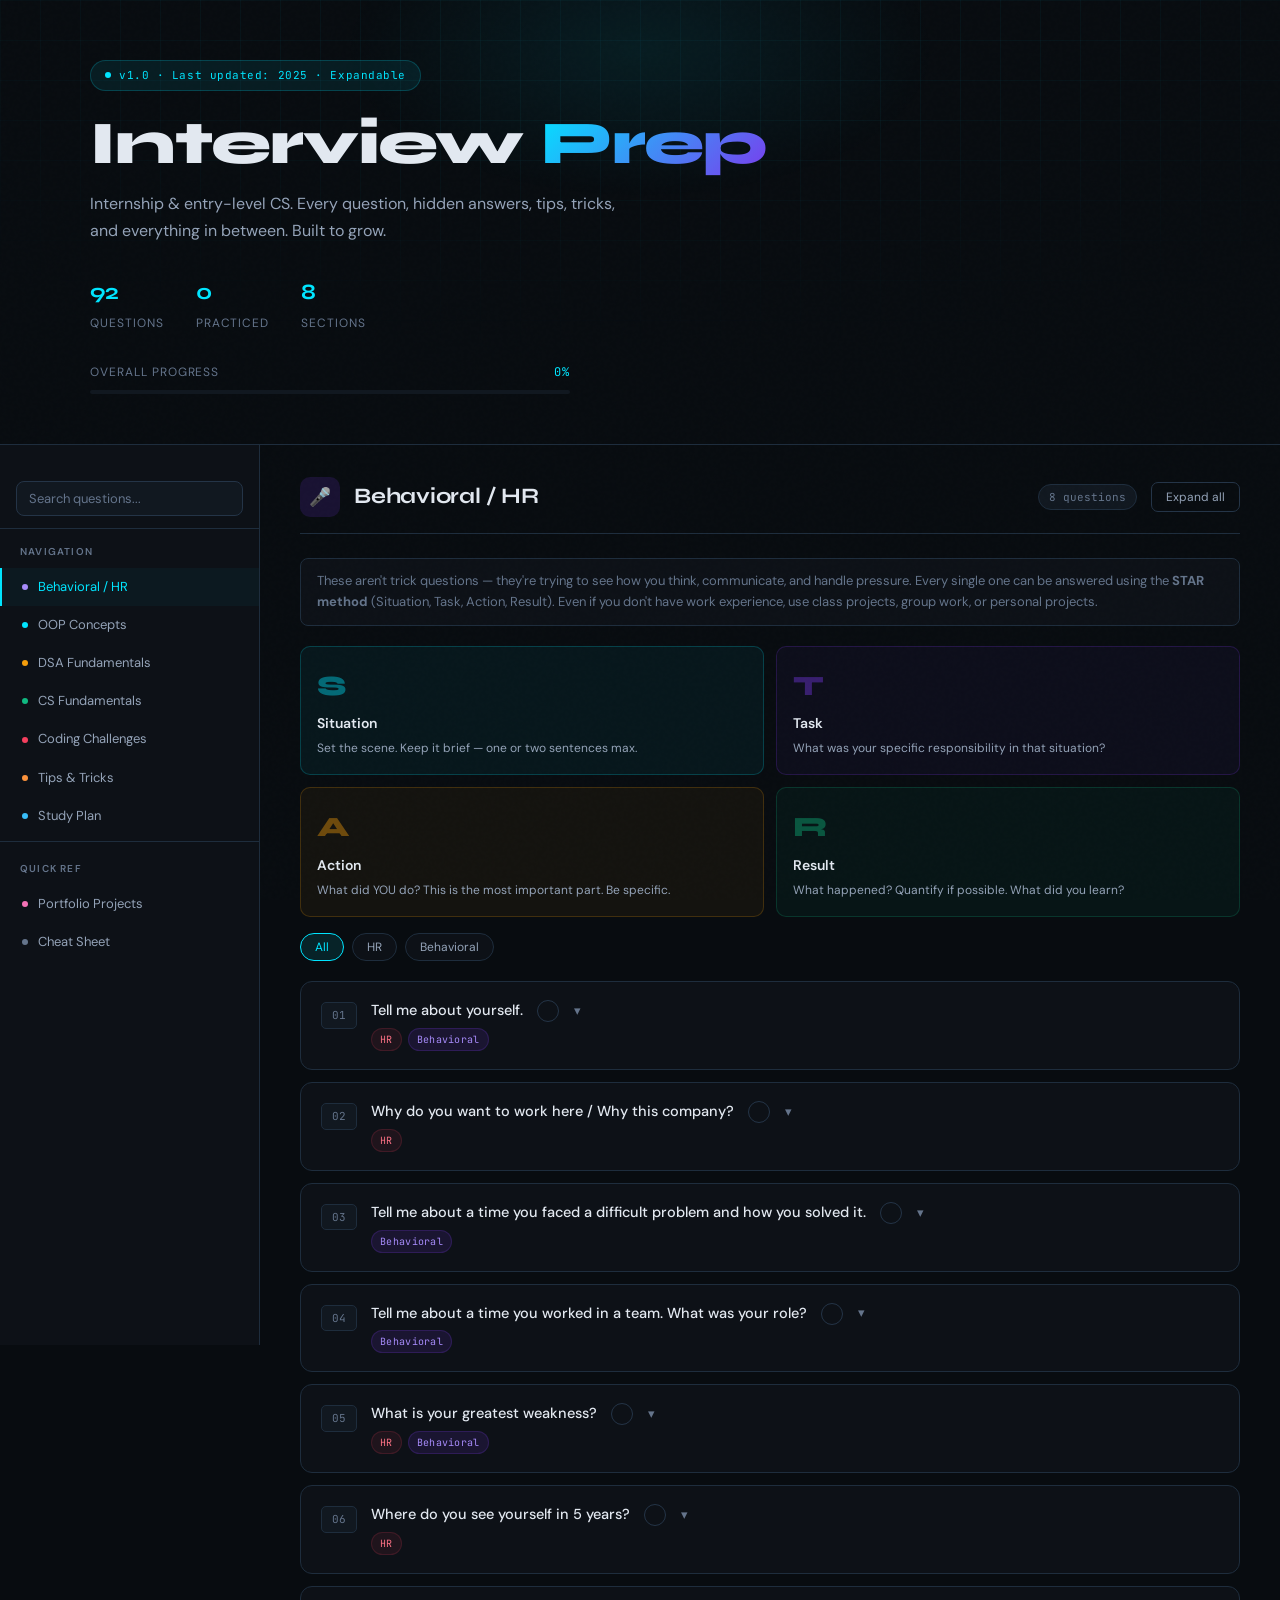
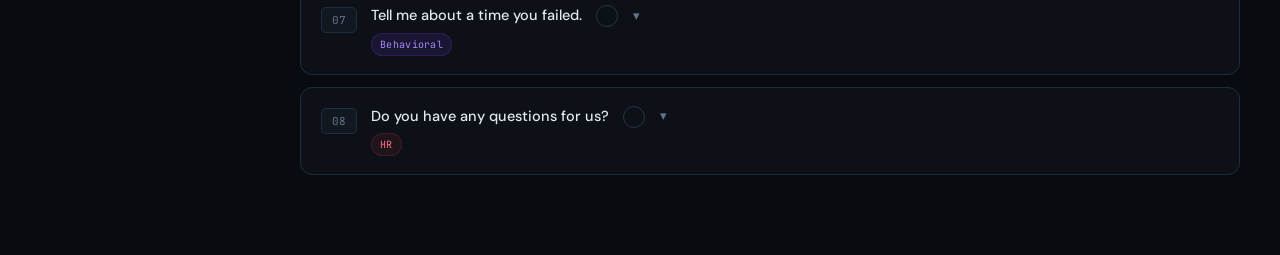
<file: notes/Interview-Questions.html>
<!DOCTYPE html>
<html lang="en">
<head>
<meta charset="UTF-8">
<meta name="viewport" content="width=device-width, initial-scale=1.0">
<title>Interview Prep — Abhishek</title>
<link href="https://fonts.googleapis.com/css2?family=JetBrains+Mono:wght@400;700&family=Syne:wght@400;600;700;800&family=DM+Sans:ital,wght@0,300;0,400;0,500;1,400&display=swap" rel="stylesheet">
<style>
  :root {
    --bg: #080c10;
    --bg2: #0d1117;
    --bg3: #111820;
    --bg4: #161d27;
    --accent: #00e5ff;
    --accent2: #7c3aed;
    --accent3: #f59e0b;
    --accent4: #10b981;
    --accent5: #f43f5e;
    --text: #e2e8f0;
    --text2: #94a3b8;
    --text3: #64748b;
    --border: #1e2d3d;
    --border2: #243447;
    --green: #10b981;
    --yellow: #f59e0b;
    --red: #f43f5e;
    --blue: #3b82f6;
    --purple: #7c3aed;
    --card-radius: 12px;
    --glow: 0 0 20px rgba(0,229,255,0.1);
  }

  * { margin: 0; padding: 0; box-sizing: border-box; }

  html { scroll-behavior: smooth; }

  body {
    background: var(--bg);
    color: var(--text);
    font-family: 'DM Sans', sans-serif;
    font-size: 15px;
    line-height: 1.7;
    min-height: 100vh;
  }

  /* Noise texture overlay */
  body::before {
    content: '';
    position: fixed;
    inset: 0;
    background-image: url("data:image/svg+xml,%3Csvg viewBox='0 0 256 256' xmlns='http://www.w3.org/2000/svg'%3E%3Cfilter id='noise'%3E%3CfeTurbulence type='fractalNoise' baseFrequency='0.9' numOctaves='4' stitchTiles='stitch'/%3E%3C/filter%3E%3Crect width='100%25' height='100%25' filter='url(%23noise)' opacity='0.03'/%3E%3C/svg%3E");
    pointer-events: none;
    z-index: 0;
    opacity: 0.4;
  }

  /* ── HEADER ── */
  .hero {
    position: relative;
    padding: 60px 40px 50px;
    border-bottom: 1px solid var(--border);
    overflow: hidden;
  }

  .hero-grid {
    position: absolute;
    inset: 0;
    background-image:
      linear-gradient(rgba(0,229,255,0.04) 1px, transparent 1px),
      linear-gradient(90deg, rgba(0,229,255,0.04) 1px, transparent 1px);
    background-size: 40px 40px;
    mask-image: radial-gradient(ellipse 80% 80% at 50% 0%, black 40%, transparent 100%);
  }

  .hero-glow {
    position: absolute;
    top: -100px;
    left: 50%;
    transform: translateX(-50%);
    width: 600px;
    height: 300px;
    background: radial-gradient(ellipse, rgba(0,229,255,0.08) 0%, transparent 70%);
    pointer-events: none;
  }

  .hero-content { position: relative; z-index: 1; max-width: 1100px; margin: 0 auto; }

  .hero-badge {
    display: inline-flex;
    align-items: center;
    gap: 8px;
    background: rgba(0,229,255,0.08);
    border: 1px solid rgba(0,229,255,0.2);
    border-radius: 100px;
    padding: 5px 14px;
    font-family: 'JetBrains Mono', monospace;
    font-size: 11px;
    color: var(--accent);
    letter-spacing: 0.05em;
    margin-bottom: 20px;
  }

  .hero-badge::before {
    content: '';
    width: 6px; height: 6px;
    background: var(--accent);
    border-radius: 50%;
    animation: pulse 2s infinite;
  }

  @keyframes pulse {
    0%, 100% { opacity: 1; transform: scale(1); }
    50% { opacity: 0.5; transform: scale(0.8); }
  }

  h1 {
    font-family: 'Syne', sans-serif;
    font-size: clamp(2rem, 5vw, 3.8rem);
    font-weight: 800;
    line-height: 1.1;
    margin-bottom: 12px;
    letter-spacing: -0.02em;
  }

  h1 span {
    background: linear-gradient(135deg, var(--accent), var(--accent2));
    -webkit-background-clip: text;
    -webkit-text-fill-color: transparent;
    background-clip: text;
  }

  .hero-sub {
    color: var(--text2);
    font-size: 16px;
    max-width: 540px;
    margin-bottom: 30px;
  }

  /* Stats bar */
  .stats-bar {
    display: flex;
    gap: 32px;
    flex-wrap: wrap;
    margin-top: 28px;
  }

  .stat {
    display: flex;
    flex-direction: column;
    gap: 2px;
  }

  .stat-num {
    font-family: 'Syne', sans-serif;
    font-size: 22px;
    font-weight: 700;
    color: var(--accent);
  }

  .stat-label {
    font-size: 12px;
    color: var(--text3);
    text-transform: uppercase;
    letter-spacing: 0.08em;
  }

  /* Progress bar */
  .overall-progress {
    margin-top: 28px;
    max-width: 480px;
  }

  .progress-label {
    display: flex;
    justify-content: space-between;
    align-items: center;
    margin-bottom: 8px;
    font-size: 12px;
    color: var(--text3);
    text-transform: uppercase;
    letter-spacing: 0.08em;
  }

  .progress-label span { color: var(--accent); font-family: 'JetBrains Mono', monospace; }

  .progress-track {
    height: 4px;
    background: var(--bg3);
    border-radius: 4px;
    overflow: hidden;
  }

  .progress-fill {
    height: 100%;
    background: linear-gradient(90deg, var(--accent), var(--accent2));
    border-radius: 4px;
    transition: width 0.5s ease;
  }

  /* ── LAYOUT ── */
  .layout {
    display: grid;
    grid-template-columns: 260px 1fr;
    max-width: 1300px;
    margin: 0 auto;
    min-height: calc(100vh - 200px);
  }

  /* ── SIDEBAR ── */
  .sidebar {
    position: sticky;
    top: 0;
    height: 100vh;
    overflow-y: auto;
    border-right: 1px solid var(--border);
    padding: 24px 0;
    background: var(--bg2);
    scrollbar-width: thin;
    scrollbar-color: var(--border2) transparent;
  }

  .sidebar::-webkit-scrollbar { width: 4px; }
  .sidebar::-webkit-scrollbar-track { background: transparent; }
  .sidebar::-webkit-scrollbar-thumb { background: var(--border2); border-radius: 4px; }

  .sidebar-section {
    padding: 6px 0;
    border-bottom: 1px solid var(--border);
    margin-bottom: 4px;
  }

  .sidebar-section:last-child { border-bottom: none; }

  .sidebar-heading {
    padding: 8px 20px;
    font-size: 10px;
    font-weight: 600;
    text-transform: uppercase;
    letter-spacing: 0.12em;
    color: var(--text3);
  }

  .sidebar-link {
    display: flex;
    align-items: center;
    gap: 10px;
    padding: 8px 20px;
    font-size: 13px;
    color: var(--text2);
    text-decoration: none;
    border-left: 2px solid transparent;
    transition: all 0.15s;
    cursor: pointer;
  }

  .sidebar-link:hover {
    color: var(--text);
    background: rgba(255,255,255,0.03);
    border-left-color: var(--border2);
  }

  .sidebar-link.active {
    color: var(--accent);
    border-left-color: var(--accent);
    background: rgba(0,229,255,0.04);
  }

  .sidebar-dot {
    width: 6px; height: 6px;
    border-radius: 50%;
    flex-shrink: 0;
  }

  /* Search */
  .search-wrap {
    padding: 12px 16px;
    border-bottom: 1px solid var(--border);
  }

  .search-input {
    width: 100%;
    background: var(--bg3);
    border: 1px solid var(--border2);
    border-radius: 8px;
    padding: 8px 12px;
    color: var(--text);
    font-size: 13px;
    font-family: 'DM Sans', sans-serif;
    outline: none;
    transition: border-color 0.2s;
  }

  .search-input::placeholder { color: var(--text3); }
  .search-input:focus { border-color: var(--accent); }

  /* ── MAIN CONTENT ── */
  .main {
    padding: 32px 40px;
    overflow: hidden;
  }

  /* ── SECTION ── */
  .section {
    margin-bottom: 48px;
    display: none;
  }

  .section.visible { display: block; }

  .section-header {
    display: flex;
    align-items: center;
    gap: 14px;
    margin-bottom: 24px;
    padding-bottom: 16px;
    border-bottom: 1px solid var(--border);
  }

  .section-icon {
    width: 40px; height: 40px;
    border-radius: 10px;
    display: flex;
    align-items: center;
    justify-content: center;
    font-size: 18px;
    flex-shrink: 0;
  }

  .section-title {
    font-family: 'Syne', sans-serif;
    font-size: 22px;
    font-weight: 700;
    letter-spacing: -0.01em;
  }

  .section-count {
    margin-left: auto;
    font-family: 'JetBrains Mono', monospace;
    font-size: 11px;
    color: var(--text3);
    background: var(--bg3);
    padding: 3px 10px;
    border-radius: 20px;
    border: 1px solid var(--border);
  }

  /* ── Q CARD ── */
  .q-card {
    background: var(--bg2);
    border: 1px solid var(--border);
    border-radius: var(--card-radius);
    margin-bottom: 12px;
    transition: border-color 0.2s, box-shadow 0.2s;
    overflow: hidden;
  }

  .q-card:hover {
    border-color: var(--border2);
    box-shadow: 0 4px 20px rgba(0,0,0,0.3);
  }

  .q-card.answered {
    border-left: 3px solid var(--green);
  }

  .q-header {
    display: flex;
    align-items: flex-start;
    gap: 14px;
    padding: 18px 20px;
    cursor: pointer;
    user-select: none;
  }

  .q-num {
    font-family: 'JetBrains Mono', monospace;
    font-size: 11px;
    color: var(--text3);
    background: var(--bg3);
    padding: 3px 8px;
    border-radius: 5px;
    border: 1px solid var(--border);
    flex-shrink: 0;
    margin-top: 2px;
    min-width: 36px;
    text-align: center;
  }

  .q-text {
    flex: 1;
    font-size: 14.5px;
    font-weight: 500;
    color: var(--text);
    line-height: 1.5;
  }

  .q-tags {
    display: flex;
    gap: 6px;
    flex-wrap: wrap;
    margin-top: 6px;
  }

  .q-tag {
    font-size: 10px;
    padding: 2px 8px;
    border-radius: 20px;
    font-family: 'JetBrains Mono', monospace;
    letter-spacing: 0.03em;
  }

  .tag-easy { background: rgba(16,185,129,0.12); color: var(--green); border: 1px solid rgba(16,185,129,0.2); }
  .tag-medium { background: rgba(245,158,11,0.12); color: var(--yellow); border: 1px solid rgba(245,158,11,0.2); }
  .tag-hard { background: rgba(244,63,94,0.12); color: var(--red); border: 1px solid rgba(244,63,94,0.2); }
  .tag-behavioral { background: rgba(124,58,237,0.12); color: #a78bfa; border: 1px solid rgba(124,58,237,0.2); }
  .tag-technical { background: rgba(0,229,255,0.08); color: var(--accent); border: 1px solid rgba(0,229,255,0.15); }
  .tag-hr { background: rgba(244,63,94,0.08); color: #fb7185; border: 1px solid rgba(244,63,94,0.15); }

  .q-controls {
    display: flex;
    align-items: center;
    gap: 8px;
    flex-shrink: 0;
  }

  .done-btn {
    width: 22px; height: 22px;
    border-radius: 50%;
    border: 1.5px solid var(--border2);
    background: transparent;
    cursor: pointer;
    display: flex;
    align-items: center;
    justify-content: center;
    transition: all 0.15s;
    font-size: 11px;
    color: transparent;
  }

  .done-btn:hover { border-color: var(--green); }
  .done-btn.checked { background: var(--green); border-color: var(--green); color: white; }

  .chevron {
    width: 20px; height: 20px;
    display: flex;
    align-items: center;
    justify-content: center;
    color: var(--text3);
    transition: transform 0.25s ease;
    font-size: 13px;
  }

  .q-card.open .chevron { transform: rotate(180deg); }

  /* Answer panel */
  .q-answer {
    display: none;
    padding: 0 20px 20px 54px;
    border-top: 1px solid var(--border);
    animation: slideDown 0.2s ease;
  }

  .q-card.open .q-answer { display: block; }

  @keyframes slideDown {
    from { opacity: 0; transform: translateY(-6px); }
    to { opacity: 1; transform: translateY(0); }
  }

  .answer-label {
    display: flex;
    align-items: center;
    gap: 8px;
    padding: 14px 0 10px;
    font-size: 11px;
    font-family: 'JetBrains Mono', monospace;
    text-transform: uppercase;
    letter-spacing: 0.08em;
    color: var(--accent);
  }

  .answer-label::after {
    content: '';
    flex: 1;
    height: 1px;
    background: linear-gradient(90deg, rgba(0,229,255,0.2), transparent);
  }

  .answer-body {
    font-size: 14px;
    line-height: 1.75;
    color: var(--text2);
  }

  .answer-body p { margin-bottom: 10px; }
  .answer-body p:last-child { margin-bottom: 0; }

  .answer-body strong { color: var(--text); font-weight: 500; }

  .answer-body code {
    font-family: 'JetBrains Mono', monospace;
    font-size: 12px;
    background: var(--bg3);
    padding: 2px 6px;
    border-radius: 4px;
    color: var(--accent);
    border: 1px solid var(--border);
  }

  .answer-body pre {
    background: var(--bg);
    border: 1px solid var(--border);
    border-radius: 8px;
    padding: 16px;
    overflow-x: auto;
    margin: 12px 0;
    font-family: 'JetBrains Mono', monospace;
    font-size: 12px;
    line-height: 1.6;
    color: var(--text2);
  }

  .answer-body pre .kw { color: #c084fc; }
  .answer-body pre .fn { color: #60a5fa; }
  .answer-body pre .str { color: #86efac; }
  .answer-body pre .cm { color: #475569; }
  .answer-body pre .num { color: #fbbf24; }
  .answer-body pre .tp { color: #67e8f9; }

  /* Tip box */
  .tip-box {
    margin: 12px 0;
    padding: 12px 16px;
    border-radius: 8px;
    font-size: 13px;
    line-height: 1.6;
  }

  .tip-box.tip { background: rgba(245,158,11,0.07); border-left: 3px solid var(--yellow); color: #fcd34d; }
  .tip-box.warn { background: rgba(244,63,94,0.07); border-left: 3px solid var(--red); color: #fda4af; }
  .tip-box.good { background: rgba(16,185,129,0.07); border-left: 3px solid var(--green); color: #6ee7b7; }
  .tip-box.info { background: rgba(0,229,255,0.06); border-left: 3px solid var(--accent); color: #a5f3fc; }

  .tip-box strong { display: block; margin-bottom: 4px; font-size: 11px; text-transform: uppercase; letter-spacing: 0.07em; opacity: 0.8; }

  /* Steps */
  .steps {
    margin: 10px 0;
    counter-reset: step;
  }

  .step {
    display: flex;
    gap: 12px;
    margin-bottom: 10px;
    counter-increment: step;
  }

  .step::before {
    content: counter(step);
    min-width: 22px; height: 22px;
    background: var(--bg3);
    border: 1px solid var(--border2);
    border-radius: 50%;
    display: flex;
    align-items: center;
    justify-content: center;
    font-family: 'JetBrains Mono', monospace;
    font-size: 11px;
    color: var(--accent);
    flex-shrink: 0;
    margin-top: 2px;
  }

  /* Complexity badge */
  .complexity {
    display: inline-flex;
    gap: 12px;
    margin: 8px 0;
    flex-wrap: wrap;
  }

  .cplx {
    font-family: 'JetBrains Mono', monospace;
    font-size: 12px;
    padding: 4px 10px;
    border-radius: 6px;
    background: var(--bg3);
    border: 1px solid var(--border);
    color: var(--text2);
  }

  .cplx span { color: var(--accent3); }

  /* ── TIPS SECTION ── */
  .tips-grid {
    display: grid;
    grid-template-columns: repeat(auto-fill, minmax(280px, 1fr));
    gap: 16px;
    margin-bottom: 24px;
  }

  .tip-card {
    background: var(--bg2);
    border: 1px solid var(--border);
    border-radius: var(--card-radius);
    padding: 20px;
    transition: border-color 0.2s;
  }

  .tip-card:hover { border-color: var(--border2); }

  .tip-card-icon { font-size: 24px; margin-bottom: 10px; }
  .tip-card-title { font-family: 'Syne', sans-serif; font-size: 14px; font-weight: 700; margin-bottom: 8px; color: var(--text); }
  .tip-card-body { font-size: 13px; color: var(--text2); line-height: 1.65; }

  /* ── TIMELINE ── */
  .timeline {
    position: relative;
    padding-left: 24px;
  }

  .timeline::before {
    content: '';
    position: absolute;
    left: 0;
    top: 6px;
    bottom: 6px;
    width: 2px;
    background: linear-gradient(to bottom, var(--accent), var(--accent2), transparent);
  }

  .tl-item {
    position: relative;
    margin-bottom: 24px;
    padding-left: 20px;
  }

  .tl-item::before {
    content: '';
    position: absolute;
    left: -28px;
    top: 6px;
    width: 10px; height: 10px;
    background: var(--accent);
    border-radius: 50%;
    border: 2px solid var(--bg);
    box-shadow: 0 0 8px rgba(0,229,255,0.4);
  }

  .tl-week { font-family: 'JetBrains Mono', monospace; font-size: 11px; color: var(--accent); margin-bottom: 4px; }
  .tl-title { font-family: 'Syne', sans-serif; font-weight: 700; font-size: 15px; margin-bottom: 6px; }
  .tl-body { font-size: 13px; color: var(--text2); line-height: 1.65; }

  /* ── STAR METHOD ── */
  .star-grid {
    display: grid;
    grid-template-columns: repeat(2, 1fr);
    gap: 12px;
    margin: 16px 0;
  }

  .star-card {
    padding: 16px;
    border-radius: 10px;
    border: 1px solid;
  }

  .star-s { background: rgba(0,229,255,0.05); border-color: rgba(0,229,255,0.2); }
  .star-t { background: rgba(124,58,237,0.05); border-color: rgba(124,58,237,0.2); }
  .star-a { background: rgba(245,158,11,0.05); border-color: rgba(245,158,11,0.2); }
  .star-r { background: rgba(16,185,129,0.05); border-color: rgba(16,185,129,0.2); }

  .star-letter { font-family: 'Syne', sans-serif; font-size: 28px; font-weight: 800; opacity: 0.4; }
  .star-s .star-letter { color: var(--accent); }
  .star-t .star-letter { color: var(--purple); }
  .star-a .star-letter { color: var(--yellow); }
  .star-r .star-letter { color: var(--green); }
  .star-word { font-weight: 600; font-size: 14px; margin: 2px 0; }
  .star-desc { font-size: 12px; color: var(--text2); }

  /* ── CHEAT SHEET ── */
  .cheat-grid {
    display: grid;
    grid-template-columns: repeat(auto-fill, minmax(220px, 1fr));
    gap: 12px;
  }

  .cheat-card {
    background: var(--bg2);
    border: 1px solid var(--border);
    border-radius: 10px;
    padding: 16px;
  }

  .cheat-title { font-family: 'JetBrains Mono', monospace; font-size: 11px; color: var(--accent); margin-bottom: 8px; text-transform: uppercase; letter-spacing: 0.06em; }

  .cheat-row { display: flex; justify-content: space-between; padding: 4px 0; border-bottom: 1px solid var(--border); font-size: 12px; }
  .cheat-row:last-child { border: none; }
  .cheat-row span:first-child { color: var(--text2); }
  .cheat-row span:last-child { color: var(--text); font-family: 'JetBrains Mono', monospace; }

  /* ── FILTER BAR ── */
  .filter-bar {
    display: flex;
    gap: 8px;
    flex-wrap: wrap;
    margin-bottom: 20px;
  }

  .filter-btn {
    padding: 5px 14px;
    border-radius: 20px;
    border: 1px solid var(--border);
    background: var(--bg2);
    color: var(--text2);
    font-size: 12px;
    font-family: 'DM Sans', sans-serif;
    cursor: pointer;
    transition: all 0.15s;
  }

  .filter-btn:hover { border-color: var(--border2); color: var(--text); }
  .filter-btn.active { background: rgba(0,229,255,0.1); border-color: var(--accent); color: var(--accent); }

  /* ── SCROLLBAR ── */
  .main::-webkit-scrollbar { width: 6px; }
  .main::-webkit-scrollbar-track { background: transparent; }
  .main::-webkit-scrollbar-thumb { background: var(--border2); border-radius: 4px; }

  /* ── RESPONSIVE ── */
  @media (max-width: 768px) {
    .layout { grid-template-columns: 1fr; }
    .sidebar { position: static; height: auto; }
    .main { padding: 20px; }
    .hero { padding: 40px 20px; }
    .star-grid { grid-template-columns: 1fr; }
  }

  /* Divider */
  .divider {
    height: 1px;
    background: linear-gradient(90deg, var(--border), transparent);
    margin: 24px 0;
  }

  /* Expand all btn */
  .expand-all-btn {
    padding: 6px 14px;
    border-radius: 7px;
    border: 1px solid var(--border2);
    background: transparent;
    color: var(--text2);
    font-size: 12px;
    font-family: 'DM Sans', sans-serif;
    cursor: pointer;
    transition: all 0.15s;
  }

  .expand-all-btn:hover { color: var(--accent); border-color: var(--accent); }

  /* Mobile menu */
  .mob-menu-btn {
    display: none;
    position: fixed;
    bottom: 20px; right: 20px;
    width: 48px; height: 48px;
    border-radius: 50%;
    background: var(--accent);
    border: none;
    color: var(--bg);
    font-size: 20px;
    cursor: pointer;
    z-index: 100;
    box-shadow: 0 4px 20px rgba(0,229,255,0.3);
  }

  @media (max-width: 768px) { .mob-menu-btn { display: flex; align-items: center; justify-content: center; } }

  /* Highlight on search */
  mark { background: rgba(245,158,11,0.25); color: var(--yellow); border-radius: 2px; }

  /* Section intro */
  .section-intro {
    font-size: 13px;
    color: var(--text3);
    margin-bottom: 20px;
    padding: 12px 16px;
    background: var(--bg2);
    border-radius: 8px;
    border: 1px solid var(--border);
    line-height: 1.6;
  }
</style>
</head>
<body>

<!-- HERO -->
<div class="hero">
  <div class="hero-grid"></div>
  <div class="hero-glow"></div>
  <div class="hero-content">
    <div class="hero-badge">v1.0 · Last updated: 2025 · Expandable</div>
    <h1>Interview <span>Prep</span></h1>
    <p class="hero-sub">Internship & entry-level CS. Every question, hidden answers, tips, tricks, and everything in between. Built to grow.</p>
    <div class="stats-bar">
      <div class="stat"><span class="stat-num" id="total-q">0</span><span class="stat-label">Questions</span></div>
      <div class="stat"><span class="stat-num" id="done-q">0</span><span class="stat-label">Practiced</span></div>
      <div class="stat"><span class="stat-num" id="sections-count">8</span><span class="stat-label">Sections</span></div>
    </div>
    <div class="overall-progress">
      <div class="progress-label">Overall progress <span id="pct">0%</span></div>
      <div class="progress-track"><div class="progress-fill" id="progress-fill" style="width:0%"></div></div>
    </div>
  </div>
</div>

<div class="layout">
  <!-- SIDEBAR -->
  <nav class="sidebar">
    <div class="search-wrap">
      <input class="search-input" id="search" placeholder="Search questions..." oninput="doSearch(this.value)">
    </div>
    <div class="sidebar-section">
      <div class="sidebar-heading">Navigation</div>
      <a class="sidebar-link active" onclick="showSection('behavioral')" id="nav-behavioral">
        <span class="sidebar-dot" style="background:#a78bfa"></span> Behavioral / HR
      </a>
      <a class="sidebar-link" onclick="showSection('oop')" id="nav-oop">
        <span class="sidebar-dot" style="background:#00e5ff"></span> OOP Concepts
      </a>
      <a class="sidebar-link" onclick="showSection('dsa')" id="nav-dsa">
        <span class="sidebar-dot" style="background:#f59e0b"></span> DSA Fundamentals
      </a>
      <a class="sidebar-link" onclick="showSection('cs-fundamentals')" id="nav-cs-fundamentals">
        <span class="sidebar-dot" style="background:#10b981"></span> CS Fundamentals
      </a>
      <a class="sidebar-link" onclick="showSection('technical-coding')" id="nav-technical-coding">
        <span class="sidebar-dot" style="background:#f43f5e"></span> Coding Challenges
      </a>
      <a class="sidebar-link" onclick="showSection('tips')" id="nav-tips">
        <span class="sidebar-dot" style="background:#fb923c"></span> Tips & Tricks
      </a>
      <a class="sidebar-link" onclick="showSection('study-plan')" id="nav-study-plan">
        <span class="sidebar-dot" style="background:#38bdf8"></span> Study Plan
      </a>
    </div>
    <div class="sidebar-section">
      <div class="sidebar-heading">Quick ref</div>
      <a class="sidebar-link" onclick="showSection('portfolio')" id="nav-portfolio">
        <span class="sidebar-dot" style="background:#f472b6"></span> Portfolio Projects
      </a>
      <a class="sidebar-link" onclick="showSection('cheatsheet')" id="nav-cheatsheet">
        <span class="sidebar-dot" style="background:#64748b"></span> Cheat Sheet
      </a>
    </div>
  </nav>

  <!-- MAIN -->
  <main class="main" id="main">

    <!-- ═══════════════════════════════
         BEHAVIORAL / HR
    ════════════════════════════════ -->
    <div class="section visible" id="sec-behavioral">
      <div class="section-header">
        <div class="section-icon" style="background:rgba(124,58,237,0.15)">🎤</div>
        <div>
          <div class="section-title">Behavioral / HR</div>
        </div>
        <span class="section-count" id="cnt-behavioral">0 questions</span>
        <button class="expand-all-btn" onclick="expandAll('behavioral')">Expand all</button>
      </div>

      <div class="section-intro">
        These aren't trick questions — they're trying to see how you think, communicate, and handle pressure. Every single one can be answered using the <strong>STAR method</strong> (Situation, Task, Action, Result). Even if you don't have work experience, use class projects, group work, or personal projects.
      </div>

      <div class="star-grid">
        <div class="star-card star-s"><div class="star-letter">S</div><div class="star-word">Situation</div><div class="star-desc">Set the scene. Keep it brief — one or two sentences max.</div></div>
        <div class="star-card star-t"><div class="star-letter">T</div><div class="star-word">Task</div><div class="star-desc">What was your specific responsibility in that situation?</div></div>
        <div class="star-card star-a"><div class="star-letter">A</div><div class="star-word">Action</div><div class="star-desc">What did YOU do? This is the most important part. Be specific.</div></div>
        <div class="star-card star-r"><div class="star-letter">R</div><div class="star-word">Result</div><div class="star-desc">What happened? Quantify if possible. What did you learn?</div></div>
      </div>

      <div class="filter-bar" id="filter-behavioral">
        <button class="filter-btn active" onclick="filterCards('behavioral','all',this)">All</button>
        <button class="filter-btn" onclick="filterCards('behavioral','tag-hr',this)">HR</button>
        <button class="filter-btn" onclick="filterCards('behavioral','tag-behavioral',this)">Behavioral</button>
      </div>

      <div id="cards-behavioral">

        <!-- Q1 -->
        <div class="q-card" data-tags="hr behavioral" data-section="behavioral">
          <div class="q-header" onclick="toggleCard(this)">
            <span class="q-num">01</span>
            <div><div class="q-text">Tell me about yourself.</div>
            <div class="q-tags"><span class="q-tag tag-hr">HR</span><span class="q-tag tag-behavioral">Behavioral</span></div></div>
            <div class="q-controls"><button class="done-btn" onclick="markDone(event,this)">✓</button><span class="chevron">▾</span></div>
          </div>
          <div class="q-answer">
            <div class="answer-label">Answer</div>
            <div class="answer-body">
              <p>This is your <strong>60–90 second pitch</strong>. Don't recite your resume — they already have it. Structure it like this: who you are → what you've done → why you're here.</p>
              <div class="steps">
                <div class="step">Start with your current status: <em>"I'm a second-year CS student at Arkansas State University..."</em></div>
                <div class="step">Mention 1–2 relevant things you've done: coursework, projects, skills. Keep it tight.</div>
                <div class="step">Tie it to why you want this role: <em>"I'm really interested in [field] and this internship aligns with..."</em></div>
              </div>
              <div class="tip-box tip"><strong>Tip</strong>Rehearse this out loud until it feels natural. It should sound like you, not a script. 90 seconds max.</div>
              <div class="tip-box warn"><strong>Avoid</strong>Starting with "I was born in..." or going through your life story. Stay professional and relevant.</div>
            </div>
          </div>
        </div>

        <!-- Q2 -->
        <div class="q-card" data-tags="hr behavioral" data-section="behavioral">
          <div class="q-header" onclick="toggleCard(this)">
            <span class="q-num">02</span>
            <div><div class="q-text">Why do you want to work here / Why this company?</div>
            <div class="q-tags"><span class="q-tag tag-hr">HR</span></div></div>
            <div class="q-controls"><button class="done-btn" onclick="markDone(event,this)">✓</button><span class="chevron">▾</span></div>
          </div>
          <div class="q-answer">
            <div class="answer-label">Answer</div>
            <div class="answer-body">
              <p>This tests whether you actually researched them. Generic answers like "I love the culture" are red flags. Be specific.</p>
              <div class="steps">
                <div class="step">Research the company before the interview — products, mission, recent news, tech stack.</div>
                <div class="step">Find something that genuinely connects with your goals or interests.</div>
                <div class="step">Template: <em>"I was drawn to [Company] because of [specific reason]. I saw that you recently [specific thing], and given my experience with [relevant skill], I think I can contribute meaningfully."</em></div>
              </div>
              <div class="tip-box good"><strong>Bonus</strong>If it's a startup or smaller company, mention their mission. If it's a big tech company, mention a specific product or team.</div>
            </div>
          </div>
        </div>

        <!-- Q3 -->
        <div class="q-card" data-tags="behavioral" data-section="behavioral">
          <div class="q-header" onclick="toggleCard(this)">
            <span class="q-num">03</span>
            <div><div class="q-text">Tell me about a time you faced a difficult problem and how you solved it.</div>
            <div class="q-tags"><span class="q-tag tag-behavioral">Behavioral</span></div></div>
            <div class="q-controls"><button class="done-btn" onclick="markDone(event,this)">✓</button><span class="chevron">▾</span></div>
          </div>
          <div class="q-answer">
            <div class="answer-label">Answer</div>
            <div class="answer-body">
              <p>Classic problem-solving question. Use STAR. The problem doesn't have to be dramatic — a tricky bug in a project, a hard assignment, a broken group dynamic all work fine.</p>
              <p>What they actually want to hear: that you stayed calm, broke the problem down, tried things systematically, and didn't just freeze or give up.</p>
              <div class="tip-box tip"><strong>Tip</strong>Mention your thinking process explicitly. <em>"I started by isolating the issue..."</em> is better than jumping straight to the solution.</div>
              <div class="tip-box info"><strong>For students</strong>Your class projects are valid experience. A debugging session in C++, a failed first attempt at a recursive function, a group project where roles weren't clear — all fair game.</div>
            </div>
          </div>
        </div>

        <!-- Q4 -->
        <div class="q-card" data-tags="behavioral" data-section="behavioral">
          <div class="q-header" onclick="toggleCard(this)">
            <span class="q-num">04</span>
            <div><div class="q-text">Tell me about a time you worked in a team. What was your role?</div>
            <div class="q-tags"><span class="q-tag tag-behavioral">Behavioral</span></div></div>
            <div class="q-controls"><button class="done-btn" onclick="markDone(event,this)">✓</button><span class="chevron">▾</span></div>
          </div>
          <div class="q-answer">
            <div class="answer-label">Answer</div>
            <div class="answer-body">
              <p>They want to see that you can collaborate. Highlight your specific contribution, not just what the team did together. "We" is fine, but make sure "I" shows up clearly too.</p>
              <p>Good structure: describe the team and goal briefly → explain your specific role → describe one challenge → explain how it resolved → what the outcome was.</p>
              <div class="tip-box tip"><strong>Tip</strong>Don't make yourself the hero who saved everything. Show that you can both lead and follow depending on what the situation needed.</div>
            </div>
          </div>
        </div>

        <!-- Q5 -->
        <div class="q-card" data-tags="behavioral" data-section="behavioral">
          <div class="q-header" onclick="toggleCard(this)">
            <span class="q-num">05</span>
            <div><div class="q-text">What is your greatest weakness?</div>
            <div class="q-tags"><span class="q-tag tag-hr">HR</span><span class="q-tag tag-behavioral">Behavioral</span></div></div>
            <div class="q-controls"><button class="done-btn" onclick="markDone(event,this)">✓</button><span class="chevron">▾</span></div>
          </div>
          <div class="q-answer">
            <div class="answer-label">Answer</div>
            <div class="answer-body">
              <p>The trap most people fall into: saying a fake weakness ("I work too hard", "I'm a perfectionist"). Interviewers hate this. Be real but strategic.</p>
              <p>Pick an actual weakness that <strong>isn't a core requirement for the job</strong>, and more importantly — show what you're actively doing to improve it.</p>
              <p>Example: <em>"I used to struggle with time estimation for tasks. I'd underestimate how long debugging would take. I've started breaking tasks into smaller chunks and building in buffer time, and it's made a real difference."</em></p>
              <div class="tip-box good"><strong>Formula</strong>Weakness + specific example of it hurting you + concrete steps you've taken + improvement you've seen.</div>
            </div>
          </div>
        </div>

        <!-- Q6 -->
        <div class="q-card" data-tags="behavioral" data-section="behavioral">
          <div class="q-header" onclick="toggleCard(this)">
            <span class="q-num">06</span>
            <div><div class="q-text">Where do you see yourself in 5 years?</div>
            <div class="q-tags"><span class="q-tag tag-hr">HR</span></div></div>
            <div class="q-controls"><button class="done-btn" onclick="markDone(event,this)">✓</button><span class="chevron">▾</span></div>
          </div>
          <div class="q-answer">
            <div class="answer-label">Answer</div>
            <div class="answer-body">
              <p>They're not actually asking you to predict your future. They want to see: (1) you have some direction and ambition, (2) this role fits into that direction, and (3) you're likely to stay engaged and not leave immediately.</p>
              <p>You don't need a perfect 5-year plan. Something like: <em>"I'd like to deepen my skills in [area], eventually take on more responsibility in [type of work], and this role would be a strong step toward that."</em></p>
              <div class="tip-box tip"><strong>Tip</strong>Avoid extremes: don't say "I want your job" and don't say "I have no idea." Show direction without being overconfident.</div>
            </div>
          </div>
        </div>

        <!-- Q7 -->
        <div class="q-card" data-tags="behavioral" data-section="behavioral">
          <div class="q-header" onclick="toggleCard(this)">
            <span class="q-num">07</span>
            <div><div class="q-text">Tell me about a time you failed.</div>
            <div class="q-tags"><span class="q-tag tag-behavioral">Behavioral</span></div></div>
            <div class="q-controls"><button class="done-btn" onclick="markDone(event,this)">✓</button><span class="chevron">▾</span></div>
          </div>
          <div class="q-answer">
            <div class="answer-label">Answer</div>
            <div class="answer-body">
              <p>Pick a real failure. Not a catastrophic one, but a real one where something went wrong because of a decision or action you took. What they want: honesty + self-awareness + growth.</p>
              <p>Structure: what happened → what you did wrong specifically → what you learned → how you've applied that lesson since.</p>
              <div class="tip-box warn"><strong>Avoid</strong>Choosing a failure where you can secretly blame someone else. They'll notice.</div>
              <div class="tip-box good"><strong>What lands well</strong>Saying something like "I took on too much without communicating my bandwidth, and I missed a deadline. I learned to speak up earlier and set expectations — and I've done it ever since."</div>
            </div>
          </div>
        </div>

        <!-- Q8 -->
        <div class="q-card" data-tags="hr" data-section="behavioral">
          <div class="q-header" onclick="toggleCard(this)">
            <span class="q-num">08</span>
            <div><div class="q-text">Do you have any questions for us?</div>
            <div class="q-tags"><span class="q-tag tag-hr">HR</span></div></div>
            <div class="q-controls"><button class="done-btn" onclick="markDone(event,this)">✓</button><span class="chevron">▾</span></div>
          </div>
          <div class="q-answer">
            <div class="answer-label">Answer</div>
            <div class="answer-body">
              <p>Always say yes. Never say no. Saying "no, I think you covered everything" is a missed opportunity and signals low interest.</p>
              <p>Good questions to ask:</p>
              <div class="steps">
                <div class="step">"What does a typical day look like for an intern/new engineer on this team?"</div>
                <div class="step">"What are the biggest technical challenges the team is working through right now?"</div>
                <div class="step">"What would make someone in this role really successful in the first 3 months?"</div>
                <div class="step">"How does the team approach mentorship for newer members?"</div>
              </div>
              <div class="tip-box warn"><strong>Don't ask</strong>Salary at this stage (unless they bring it up), how many vacation days, or anything easily found on their website.</div>
            </div>
          </div>
        </div>

      </div><!-- end cards-behavioral -->
    </div><!-- end sec-behavioral -->


    <!-- ═══════════════════════════════
         OOP
    ════════════════════════════════ -->
    <div class="section" id="sec-oop">
      <div class="section-header">
        <div class="section-icon" style="background:rgba(0,229,255,0.1)">🔷</div>
        <div><div class="section-title">OOP Concepts</div></div>
        <span class="section-count" id="cnt-oop">0 questions</span>
        <button class="expand-all-btn" onclick="expandAll('oop')">Expand all</button>
      </div>
      <div class="section-intro">
        You've finished OOP — good. These questions test whether you actually understand the ideas, not just the syntax. Focus on <strong>why</strong> each concept exists, not just what it does.
      </div>
      <div id="cards-oop">

        <div class="q-card" data-tags="technical" data-section="oop">
          <div class="q-header" onclick="toggleCard(this)">
            <span class="q-num">01</span>
            <div><div class="q-text">What are the four pillars of OOP?</div>
            <div class="q-tags"><span class="q-tag tag-technical">Technical</span><span class="q-tag tag-easy">Easy</span></div></div>
            <div class="q-controls"><button class="done-btn" onclick="markDone(event,this)">✓</button><span class="chevron">▾</span></div>
          </div>
          <div class="q-answer">
            <div class="answer-label">Answer</div>
            <div class="answer-body">
              <p><strong>Encapsulation</strong> — Bundling data and the methods that work on that data into one unit (a class), and controlling access through access modifiers. The idea is to hide internal state from the outside world.</p>
              <p><strong>Abstraction</strong> — Hiding implementation details and exposing only what's necessary. A user of a class shouldn't need to know how it works internally, just what it does.</p>
              <p><strong>Inheritance</strong> — A class (child/derived) can inherit attributes and behaviors from another class (parent/base). Promotes code reuse.</p>
              <p><strong>Polymorphism</strong> — "Many forms." The same interface can behave differently depending on the object type. Function overloading (compile-time) and virtual functions/overriding (runtime) are both forms of polymorphism.</p>
              <div class="tip-box tip"><strong>Interview tip</strong>They'll often ask you to give an example of each. Have a simple, concrete example ready — like a Shape base class with Circle and Rectangle derived classes.</div>
            </div>
          </div>
        </div>

        <div class="q-card" data-tags="technical" data-section="oop">
          <div class="q-header" onclick="toggleCard(this)">
            <span class="q-num">02</span>
            <div><div class="q-text">What is the difference between a class and an object?</div>
            <div class="q-tags"><span class="q-tag tag-technical">Technical</span><span class="q-tag tag-easy">Easy</span></div></div>
            <div class="q-controls"><button class="done-btn" onclick="markDone(event,this)">✓</button><span class="chevron">▾</span></div>
          </div>
          <div class="q-answer">
            <div class="answer-label">Answer</div>
            <div class="answer-body">
              <p>A <strong>class</strong> is a blueprint or template. It defines the structure and behavior but doesn't occupy memory on its own in any meaningful way.</p>
              <p>An <strong>object</strong> is an instance of a class. When you do <code>Dog myDog;</code>, you're creating an object — actual memory is allocated, and it has real state.</p>
              <p>Analogy: the class is the cookie cutter, the object is the actual cookie.</p>
              <pre><span class="kw">class</span> <span class="tp">Dog</span> {       <span class="cm">// This is the class (blueprint)</span>
<span class="kw">public</span>:
    string name;
    <span class="fn">void</span> bark() { cout &lt;&lt; <span class="str">"Woof!"</span>; }
};

<span class="tp">Dog</span> myDog;         <span class="cm">// This is an object (instance)</span>
myDog.name = <span class="str">"Rex"</span>;
myDog.bark();</pre>
            </div>
          </div>
        </div>

        <div class="q-card" data-tags="technical" data-section="oop">
          <div class="q-header" onclick="toggleCard(this)">
            <span class="q-num">03</span>
            <div><div class="q-text">What is inheritance and what types exist?</div>
            <div class="q-tags"><span class="q-tag tag-technical">Technical</span><span class="q-tag tag-medium">Medium</span></div></div>
            <div class="q-controls"><button class="done-btn" onclick="markDone(event,this)">✓</button><span class="chevron">▾</span></div>
          </div>
          <div class="q-answer">
            <div class="answer-label">Answer</div>
            <div class="answer-body">
              <p>Inheritance lets a derived class acquire the properties and methods of a base class, promoting code reuse and establishing an "is-a" relationship.</p>
              <p>Types in C++: <strong>single</strong> (one parent), <strong>multiple</strong> (multiple parents — can cause the Diamond Problem), <strong>multilevel</strong> (A → B → C), <strong>hierarchical</strong> (one parent, multiple children), <strong>hybrid</strong> (combination).</p>
              <div class="tip-box info"><strong>Diamond problem</strong>When class D inherits from B and C, both of which inherit from A — there's ambiguity about which A's data to use. C++ solves this with <code>virtual</code> inheritance.</div>
              <pre><span class="kw">class</span> <span class="tp">Animal</span> {
<span class="kw">public</span>:
    <span class="fn">void</span> eat() { cout &lt;&lt; <span class="str">"Eating"</span>; }
};

<span class="kw">class</span> <span class="tp">Dog</span> : <span class="kw">public</span> <span class="tp">Animal</span> { <span class="cm">// Dog IS-A Animal</span>
<span class="kw">public</span>:
    <span class="fn">void</span> bark() { cout &lt;&lt; <span class="str">"Woof"</span>; }
};</pre>
            </div>
          </div>
        </div>

        <div class="q-card" data-tags="technical" data-section="oop">
          <div class="q-header" onclick="toggleCard(this)">
            <span class="q-num">04</span>
            <div><div class="q-text">What is polymorphism? Explain runtime vs compile-time polymorphism.</div>
            <div class="q-tags"><span class="q-tag tag-technical">Technical</span><span class="q-tag tag-medium">Medium</span></div></div>
            <div class="q-controls"><button class="done-btn" onclick="markDone(event,this)">✓</button><span class="chevron">▾</span></div>
          </div>
          <div class="q-answer">
            <div class="answer-label">Answer</div>
            <div class="answer-body">
              <p><strong>Compile-time (static) polymorphism</strong> is resolved at compile time. Examples: function overloading and operator overloading. The compiler knows which version of the function to call based on the argument types.</p>
              <p><strong>Runtime (dynamic) polymorphism</strong> is resolved at runtime. This is what virtual functions do. A base class pointer/reference can call the correct overridden method in a derived class — the decision happens while the program is running.</p>
              <pre><span class="kw">class</span> <span class="tp">Shape</span> {
<span class="kw">public</span>:
    <span class="kw">virtual</span> <span class="fn">void</span> draw() { cout &lt;&lt; <span class="str">"Shape"</span>; }
};
<span class="kw">class</span> <span class="tp">Circle</span> : <span class="kw">public</span> <span class="tp">Shape</span> {
<span class="kw">public</span>:
    <span class="fn">void</span> draw() <span class="kw">override</span> { cout &lt;&lt; <span class="str">"Circle"</span>; }
};
<span class="tp">Shape</span>* s = <span class="kw">new</span> <span class="tp">Circle</span>();
s->draw(); <span class="cm">// Prints "Circle" — runtime dispatch via vtable</span></pre>
              <div class="tip-box info"><strong>vtable</strong>The compiler generates a virtual function table (vtable) for classes with virtual functions. Each object stores a pointer to its vtable. That's how the correct function gets called at runtime.</div>
            </div>
          </div>
        </div>

        <div class="q-card" data-tags="technical" data-section="oop">
          <div class="q-header" onclick="toggleCard(this)">
            <span class="q-num">05</span>
            <div><div class="q-text">What is encapsulation and why does it matter?</div>
            <div class="q-tags"><span class="q-tag tag-technical">Technical</span><span class="q-tag tag-easy">Easy</span></div></div>
            <div class="q-controls"><button class="done-btn" onclick="markDone(event,this)">✓</button><span class="chevron">▾</span></div>
          </div>
          <div class="q-answer">
            <div class="answer-label">Answer</div>
            <div class="answer-body">
              <p>Encapsulation is about bundling data (member variables) and the functions that operate on that data into a single unit (a class), and then <strong>restricting direct access</strong> to that data from outside the class.</p>
              <p>Why does it matter? If external code can directly modify internal state, any part of the program could corrupt that state. Encapsulation forces all access to go through methods you control, so you can validate data, enforce invariants, and change the internal implementation without breaking outside code.</p>
              <pre><span class="kw">class</span> <span class="tp">BankAccount</span> {
<span class="kw">private</span>:
    <span class="tp">double</span> balance;    <span class="cm">// Hidden — can't set directly</span>
<span class="kw">public</span>:
    <span class="fn">void</span> deposit(<span class="tp">double</span> amount) {
        <span class="kw">if</span> (amount > <span class="num">0</span>) balance += amount; <span class="cm">// Validated</span>
    }
    <span class="tp">double</span> getBalance() { <span class="kw">return</span> balance; }
};</pre>
            </div>
          </div>
        </div>

        <div class="q-card" data-tags="technical" data-section="oop">
          <div class="q-header" onclick="toggleCard(this)">
            <span class="q-num">06</span>
            <div><div class="q-text">What is the Rule of Three in C++?</div>
            <div class="q-tags"><span class="q-tag tag-technical">Technical</span><span class="q-tag tag-medium">Medium</span></div></div>
            <div class="q-controls"><button class="done-btn" onclick="markDone(event,this)">✓</button><span class="chevron">▾</span></div>
          </div>
          <div class="q-answer">
            <div class="answer-label">Answer</div>
            <div class="answer-body">
              <p>If your class manages a resource (heap memory, file handle, network connection), you need to explicitly define all three of: <strong>destructor</strong>, <strong>copy constructor</strong>, and <strong>copy assignment operator</strong>.</p>
              <p>If you only define one, the compiler-generated versions of the others will do a shallow copy — copying the pointer, not what it points to. Two objects end up pointing to the same memory. When both destructors run, you get a double-free crash.</p>
              <div class="tip-box warn"><strong>Rule of Five (C++11+)</strong>Extends Rule of Three by also adding move constructor and move assignment operator. If you're managing resources, handle all five.</div>
              <div class="tip-box good"><strong>Best practice</strong>Use smart pointers (<code>unique_ptr</code>, <code>shared_ptr</code>) whenever possible — they handle this automatically.</div>
            </div>
          </div>
        </div>

        <div class="q-card" data-tags="technical" data-section="oop">
          <div class="q-header" onclick="toggleCard(this)">
            <span class="q-num">07</span>
            <div><div class="q-text">What is an abstract class? How is it different from an interface?</div>
            <div class="q-tags"><span class="q-tag tag-technical">Technical</span><span class="q-tag tag-medium">Medium</span></div></div>
            <div class="q-controls"><button class="done-btn" onclick="markDone(event,this)">✓</button><span class="chevron">▾</span></div>
          </div>
          <div class="q-answer">
            <div class="answer-label">Answer</div>
            <div class="answer-body">
              <p>An <strong>abstract class</strong> has at least one pure virtual function (<code>virtual void foo() = 0;</code>). You can't instantiate it directly — it's a base class meant to be derived from. It can have both implemented methods and pure virtual ones.</p>
              <p>An <strong>interface</strong> (in languages like Java/C#) is a contract with only pure virtual methods and no implementation at all. In C++, you simulate interfaces with abstract classes that have only pure virtual functions.</p>
              <pre><span class="kw">class</span> <span class="tp">Animal</span> {         <span class="cm">// Abstract class</span>
<span class="kw">public</span>:
    <span class="kw">virtual</span> <span class="fn">void</span> speak() = <span class="num">0</span>;  <span class="cm">// Pure virtual</span>
    <span class="fn">void</span> breathe() { cout &lt;&lt; <span class="str">"breathing"</span>; } <span class="cm">// Concrete</span>
};
<span class="cm">// Animal a; // ERROR — can't instantiate</span>
<span class="kw">class</span> <span class="tp">Dog</span> : <span class="kw">public</span> <span class="tp">Animal</span> {
<span class="kw">public</span>:
    <span class="fn">void</span> speak() <span class="kw">override</span> { cout &lt;&lt; <span class="str">"Woof"</span>; }
};</pre>
            </div>
          </div>
        </div>

      </div>
    </div>


    <!-- ═══════════════════════════════
         DSA
    ════════════════════════════════ -->
    <div class="section" id="sec-dsa">
      <div class="section-header">
        <div class="section-icon" style="background:rgba(245,158,11,0.12)">🌳</div>
        <div><div class="section-title">DSA Fundamentals</div></div>
        <span class="section-count" id="cnt-dsa">0 questions</span>
        <button class="expand-all-btn" onclick="expandAll('dsa')">Expand all</button>
      </div>
      <div class="section-intro">
        You're currently learning DSA. These questions come up in almost every technical interview. Focus on understanding the <em>why</em> behind each structure — when to use it, what trade-offs it makes, and what the time/space complexity is.
      </div>
      <div id="cards-dsa">

        <div class="q-card" data-tags="technical" data-section="dsa">
          <div class="q-header" onclick="toggleCard(this)">
            <span class="q-num">01</span>
            <div><div class="q-text">What is Big O notation? Why does it matter?</div>
            <div class="q-tags"><span class="q-tag tag-technical">Technical</span><span class="q-tag tag-easy">Easy</span></div></div>
            <div class="q-controls"><button class="done-btn" onclick="markDone(event,this)">✓</button><span class="chevron">▾</span></div>
          </div>
          <div class="q-answer">
            <div class="answer-label">Answer</div>
            <div class="answer-body">
              <p>Big O notation describes how the runtime (or space) of an algorithm scales as the input size <code>n</code> grows. It ignores constants and focuses on the dominant term — the worst-case behavior.</p>
              <div class="cheat-grid" style="margin:12px 0">
                <div class="cheat-card">
                  <div class="cheat-title">Common Complexities (best → worst)</div>
                  <div class="cheat-row"><span>O(1)</span><span>Constant</span></div>
                  <div class="cheat-row"><span>O(log n)</span><span>Logarithmic</span></div>
                  <div class="cheat-row"><span>O(n)</span><span>Linear</span></div>
                  <div class="cheat-row"><span>O(n log n)</span><span>Linearithmic</span></div>
                  <div class="cheat-row"><span>O(n²)</span><span>Quadratic</span></div>
                  <div class="cheat-row"><span>O(2ⁿ)</span><span>Exponential</span></div>
                </div>
              </div>
              <div class="tip-box tip"><strong>Interview tip</strong>After you code a solution, always say its time and space complexity unprompted. It shows you're thinking about performance, not just correctness.</div>
            </div>
          </div>
        </div>

        <div class="q-card" data-tags="technical" data-section="dsa">
          <div class="q-header" onclick="toggleCard(this)">
            <span class="q-num">02</span>
            <div><div class="q-text">What is the difference between an array and a linked list?</div>
            <div class="q-tags"><span class="q-tag tag-technical">Technical</span><span class="q-tag tag-easy">Easy</span></div></div>
            <div class="q-controls"><button class="done-btn" onclick="markDone(event,this)">✓</button><span class="chevron">▾</span></div>
          </div>
          <div class="q-answer">
            <div class="answer-label">Answer</div>
            <div class="answer-body">
              <div class="cheat-grid" style="margin:0 0 12px">
                <div class="cheat-card">
                  <div class="cheat-title">Array</div>
                  <div class="cheat-row"><span>Access</span><span>O(1)</span></div>
                  <div class="cheat-row"><span>Search</span><span>O(n)</span></div>
                  <div class="cheat-row"><span>Insert/Delete</span><span>O(n)</span></div>
                  <div class="cheat-row"><span>Memory</span><span>Contiguous</span></div>
                </div>
                <div class="cheat-card">
                  <div class="cheat-title">Linked List</div>
                  <div class="cheat-row"><span>Access</span><span>O(n)</span></div>
                  <div class="cheat-row"><span>Search</span><span>O(n)</span></div>
                  <div class="cheat-row"><span>Insert/Delete</span><span>O(1) at head</span></div>
                  <div class="cheat-row"><span>Memory</span><span>Scattered (pointers)</span></div>
                </div>
              </div>
              <p>Use an array when you need fast random access. Use a linked list when you're doing a lot of insertions and deletions and don't need to index into it constantly.</p>
              <div class="tip-box info"><strong>Cache performance</strong>Arrays are cache-friendly because their elements are contiguous in memory. Linked lists are not — each node is a separate heap allocation, causing cache misses. This makes arrays faster in practice even when theoretical complexity is the same.</div>
            </div>
          </div>
        </div>

        <div class="q-card" data-tags="technical" data-section="dsa">
          <div class="q-header" onclick="toggleCard(this)">
            <span class="q-num">03</span>
            <div><div class="q-text">What is a stack? What is a queue? Give real-world examples.</div>
            <div class="q-tags"><span class="q-tag tag-technical">Technical</span><span class="q-tag tag-easy">Easy</span></div></div>
            <div class="q-controls"><button class="done-btn" onclick="markDone(event,this)">✓</button><span class="chevron">▾</span></div>
          </div>
          <div class="q-answer">
            <div class="answer-label">Answer</div>
            <div class="answer-body">
              <p>A <strong>stack</strong> is LIFO — Last In, First Out. The last thing you pushed is the first thing you get back. Think of a stack of plates. Key operations: <code>push</code>, <code>pop</code>, <code>peek/top</code>. All O(1).</p>
              <p>Real-world uses: function call stack (each function call pushes a frame), undo/redo in a text editor, expression evaluation (matching parentheses), backtracking in DFS.</p>
              <p>A <strong>queue</strong> is FIFO — First In, First Out. Like a line at a store. Key operations: <code>enqueue</code>, <code>dequeue</code>. All O(1).</p>
              <p>Real-world uses: task scheduling, BFS graph traversal, print job queuing, message buffers.</p>
            </div>
          </div>
        </div>

        <div class="q-card" data-tags="technical" data-section="dsa">
          <div class="q-header" onclick="toggleCard(this)">
            <span class="q-num">04</span>
            <div><div class="q-text">What is a Binary Search Tree (BST)? What are its properties?</div>
            <div class="q-tags"><span class="q-tag tag-technical">Technical</span><span class="q-tag tag-medium">Medium</span></div></div>
            <div class="q-controls"><button class="done-btn" onclick="markDone(event,this)">✓</button><span class="chevron">▾</span></div>
          </div>
          <div class="q-answer">
            <div class="answer-label">Answer</div>
            <div class="answer-body">
              <p>A BST is a binary tree where every node satisfies: <strong>all nodes in the left subtree have smaller values</strong> and <strong>all nodes in the right subtree have larger values</strong>.</p>
              <div class="complexity">
                <span class="cplx">Search: <span>O(log n)</span> avg, O(n) worst</span>
                <span class="cplx">Insert: <span>O(log n)</span> avg</span>
                <span class="cplx">Delete: <span>O(log n)</span> avg</span>
              </div>
              <p>The worst case O(n) happens when the tree is degenerate — basically a linked list (e.g., inserting sorted data into a basic BST). This is why balanced BSTs like AVL trees and Red-Black trees exist.</p>
              <div class="tip-box tip"><strong>Interview tip</strong>Know in-order, pre-order, and post-order traversal. In-order traversal of a BST always gives you sorted output — that's a very common interview observation.</div>
            </div>
          </div>
        </div>

        <div class="q-card" data-tags="technical" data-section="dsa">
          <div class="q-header" onclick="toggleCard(this)">
            <span class="q-num">05</span>
            <div><div class="q-text">What is a hash table? How does it handle collisions?</div>
            <div class="q-tags"><span class="q-tag tag-technical">Technical</span><span class="q-tag tag-medium">Medium</span></div></div>
            <div class="q-controls"><button class="done-btn" onclick="markDone(event,this)">✓</button><span class="chevron">▾</span></div>
          </div>
          <div class="q-answer">
            <div class="answer-label">Answer</div>
            <div class="answer-body">
              <p>A hash table maps keys to values using a <strong>hash function</strong> that converts the key to an index in an array. Lookup, insertion, and deletion are all O(1) on average — that's why it's so powerful.</p>
              <p>A <strong>collision</strong> is when two different keys hash to the same index. Two main strategies:</p>
              <p><strong>Chaining</strong> — Each slot in the array holds a linked list of all key-value pairs that hash there. Simple, handles many collisions gracefully. Worst case O(n) if all keys hash to the same slot.</p>
              <p><strong>Open addressing</strong> — When a collision occurs, probe for the next available slot (linear probing, quadratic probing, or double hashing). All data stays in the array itself.</p>
              <div class="tip-box info"><strong>Load factor</strong>When too many entries are in the table relative to its size, performance degrades. A good hash table resizes (rehashes) when the load factor exceeds a threshold (~0.7).</div>
            </div>
          </div>
        </div>

        <div class="q-card" data-tags="technical" data-section="dsa">
          <div class="q-header" onclick="toggleCard(this)">
            <span class="q-num">06</span>
            <div><div class="q-text">What is recursion? When would you use it over a loop?</div>
            <div class="q-tags"><span class="q-tag tag-technical">Technical</span><span class="q-tag tag-easy">Easy</span></div></div>
            <div class="q-controls"><button class="done-btn" onclick="markDone(event,this)">✓</button><span class="chevron">▾</span></div>
          </div>
          <div class="q-answer">
            <div class="answer-label">Answer</div>
            <div class="answer-body">
              <p>Recursion is when a function calls itself to solve a smaller version of the same problem, until it hits a base case (a condition where it stops).</p>
              <p>Every recursive solution needs two things: a <strong>base case</strong> (stops the recursion) and a <strong>recursive case</strong> (breaks the problem down).</p>
              <p>Use recursion when the problem has a naturally recursive structure — trees, graphs, divide-and-conquer algorithms (merge sort, binary search), and problems with multiple subproblems of the same type.</p>
              <div class="tip-box warn"><strong>Stack overflow risk</strong>Each recursive call adds a frame to the call stack. Very deep recursion on large inputs can overflow the stack. Iterative solutions with an explicit stack are sometimes safer for large inputs.</div>
              <div class="tip-box good"><strong>Fibonacci example</strong>Naive recursive Fibonacci is O(2ⁿ) — terrible. With memoization (Dynamic Programming), it becomes O(n). Know this distinction.</div>
            </div>
          </div>
        </div>

        <div class="q-card" data-tags="technical" data-section="dsa">
          <div class="q-header" onclick="toggleCard(this)">
            <span class="q-num">07</span>
            <div><div class="q-text">What is the difference between BFS and DFS?</div>
            <div class="q-tags"><span class="q-tag tag-technical">Technical</span><span class="q-tag tag-medium">Medium</span></div></div>
            <div class="q-controls"><button class="done-btn" onclick="markDone(event,this)">✓</button><span class="chevron">▾</span></div>
          </div>
          <div class="q-answer">
            <div class="answer-label">Answer</div>
            <div class="answer-body">
              <p><strong>BFS (Breadth-First Search)</strong> explores level by level, using a <strong>queue</strong>. It finds the shortest path in an unweighted graph. Good when you need to find something close to the source.</p>
              <p><strong>DFS (Depth-First Search)</strong> goes as deep as possible down one path before backtracking, using a <strong>stack</strong> (or recursion). Good for exploring all paths, cycle detection, topological sorting, connected components.</p>
              <div class="cheat-grid" style="margin:10px 0">
                <div class="cheat-card">
                  <div class="cheat-title">BFS vs DFS</div>
                  <div class="cheat-row"><span>Data structure</span><span>Queue / Stack</span></div>
                  <div class="cheat-row"><span>Shortest path</span><span>BFS ✓ / DFS ✗</span></div>
                  <div class="cheat-row"><span>Memory (wide graph)</span><span>BFS uses more</span></div>
                  <div class="cheat-row"><span>Memory (deep graph)</span><span>DFS uses more</span></div>
                </div>
              </div>
            </div>
          </div>
        </div>

      </div>
    </div>


    <!-- ═══════════════════════════════
         CS FUNDAMENTALS
    ════════════════════════════════ -->
    <div class="section" id="sec-cs-fundamentals">
      <div class="section-header">
        <div class="section-icon" style="background:rgba(16,185,129,0.12)">⚙️</div>
        <div><div class="section-title">CS Fundamentals</div></div>
        <span class="section-count" id="cnt-cs-fundamentals">0 questions</span>
        <button class="expand-all-btn" onclick="expandAll('cs-fundamentals')">Expand all</button>
      </div>
      <div class="section-intro">
        These are the fundamentals that show up in internship interviews even when the role isn't specifically systems-focused. Know them well enough to explain them clearly.
      </div>
      <div id="cards-cs-fundamentals">

        <div class="q-card" data-tags="technical" data-section="cs-fundamentals">
          <div class="q-header" onclick="toggleCard(this)">
            <span class="q-num">01</span>
            <div><div class="q-text">What is the difference between a process and a thread?</div>
            <div class="q-tags"><span class="q-tag tag-technical">Technical</span><span class="q-tag tag-medium">Medium</span></div></div>
            <div class="q-controls"><button class="done-btn" onclick="markDone(event,this)">✓</button><span class="chevron">▾</span></div>
          </div>
          <div class="q-answer">
            <div class="answer-label">Answer</div>
            <div class="answer-body">
              <p>A <strong>process</strong> is an independent program in execution with its own memory space (heap, stack, code segment). Processes are isolated — they can't directly access each other's memory. Communication requires IPC (inter-process communication).</p>
              <p>A <strong>thread</strong> is a lightweight unit of execution within a process. Threads in the same process share memory (heap, global variables) but each has its own stack and registers. Creating a thread is cheaper than creating a process.</p>
              <div class="tip-box tip"><strong>Key implication</strong>Because threads share memory, they can communicate faster but are prone to race conditions. Processes are more isolated and safer but slower to spin up and communicate.</div>
            </div>
          </div>
        </div>

        <div class="q-card" data-tags="technical" data-section="cs-fundamentals">
          <div class="q-header" onclick="toggleCard(this)">
            <span class="q-num">02</span>
            <div><div class="q-text">What is memory management? What are stack vs heap?</div>
            <div class="q-tags"><span class="q-tag tag-technical">Technical</span><span class="q-tag tag-medium">Medium</span></div></div>
            <div class="q-controls"><button class="done-btn" onclick="markDone(event,this)">✓</button><span class="chevron">▾</span></div>
          </div>
          <div class="q-answer">
            <div class="answer-label">Answer</div>
            <div class="answer-body">
              <p>The <strong>stack</strong> is used for static memory allocation — local variables and function call frames. Memory is allocated and freed automatically as functions are called and return. It's fast and small. You can't control its size at runtime.</p>
              <p>The <strong>heap</strong> is used for dynamic memory allocation — <code>new</code>/<code>malloc</code> in C++. You control when memory is allocated and freed. It's larger but slower and fragmented. You're responsible for freeing it (<code>delete</code>/<code>free</code>) — forgetting causes memory leaks.</p>
              <div class="tip-box warn"><strong>Memory leak</strong>Heap memory that was allocated but never freed. In long-running programs, this gradually eats all available memory and causes crashes.</div>
              <div class="tip-box good"><strong>RAII in C++</strong>Resource Acquisition Is Initialization — tie resource lifetime to object lifetime. Smart pointers (<code>unique_ptr</code>) do this automatically. Learn this pattern.</div>
            </div>
          </div>
        </div>

        <div class="q-card" data-tags="technical" data-section="cs-fundamentals">
          <div class="q-header" onclick="toggleCard(this)">
            <span class="q-num">03</span>
            <div><div class="q-text">What is a pointer? What is a reference? How are they different?</div>
            <div class="q-tags"><span class="q-tag tag-technical">Technical</span><span class="q-tag tag-medium">Medium</span></div></div>
            <div class="q-controls"><button class="done-btn" onclick="markDone(event,this)">✓</button><span class="chevron">▾</span></div>
          </div>
          <div class="q-answer">
            <div class="answer-label">Answer</div>
            <div class="answer-body">
              <p>A <strong>pointer</strong> stores the memory address of another variable. It can be null, reassigned to point to something else, and can do pointer arithmetic.</p>
              <p>A <strong>reference</strong> is an alias — another name for an existing variable. It must be initialized when declared, can't be null, and can't be made to refer to something else after initialization.</p>
              <pre><span class="tp">int</span> x = <span class="num">10</span>;
<span class="tp">int</span>* ptr = &x;   <span class="cm">// pointer — stores address of x</span>
<span class="tp">int</span>& ref = x;   <span class="cm">// reference — alias for x</span>

*ptr = <span class="num">20</span>;      <span class="cm">// x is now 20 (dereference)</span>
ref = <span class="num">30</span>;       <span class="cm">// x is now 30 (direct)</span></pre>
              <div class="tip-box tip"><strong>When to use which</strong>Use references when you don't need to change what you're pointing at (function parameters). Use pointers when you need nullptr, dynamic allocation, or rebinding.</div>
            </div>
          </div>
        </div>

        <div class="q-card" data-tags="technical" data-section="cs-fundamentals">
          <div class="q-header" onclick="toggleCard(this)">
            <span class="q-num">04</span>
            <div><div class="q-text">What is the difference between TCP and UDP?</div>
            <div class="q-tags"><span class="q-tag tag-technical">Technical</span><span class="q-tag tag-easy">Easy</span></div></div>
            <div class="q-controls"><button class="done-btn" onclick="markDone(event,this)">✓</button><span class="chevron">▾</span></div>
          </div>
          <div class="q-answer">
            <div class="answer-label">Answer</div>
            <div class="answer-body">
              <p><strong>TCP (Transmission Control Protocol)</strong> is connection-oriented. It guarantees delivery, ordering, and error-checking. Uses a handshake. Slower but reliable. Used for: HTTP/HTTPS, email, file transfers — anything where losing a packet is unacceptable.</p>
              <p><strong>UDP (User Datagram Protocol)</strong> is connectionless. It fires packets and forgets them — no guarantee of delivery or order. Faster, lower overhead. Used for: video streaming, online gaming, DNS, live calls — speed matters more than perfection.</p>
              <div class="tip-box tip"><strong>Analogy</strong>TCP is like certified mail — guaranteed delivery, acknowledgment. UDP is like dropping flyers from a plane — fast, but some might get lost and nobody confirms receipt.</div>
            </div>
          </div>
        </div>

        <div class="q-card" data-tags="technical" data-section="cs-fundamentals">
          <div class="q-header" onclick="toggleCard(this)">
            <span class="q-num">05</span>
            <div><div class="q-text">What happens when you type a URL in your browser and press Enter?</div>
            <div class="q-tags"><span class="q-tag tag-technical">Technical</span><span class="q-tag tag-medium">Medium</span></div></div>
            <div class="q-controls"><button class="done-btn" onclick="markDone(event,this)">✓</button><span class="chevron">▾</span></div>
          </div>
          <div class="q-answer">
            <div class="answer-label">Answer</div>
            <div class="answer-body">
              <p>A classic interview question. Walk through it step by step:</p>
              <div class="steps">
                <div class="step"><strong>DNS lookup</strong> — Browser checks cache, then OS, then DNS resolver to get the IP address for the domain.</div>
                <div class="step"><strong>TCP connection</strong> — Browser establishes a TCP connection with the server using a 3-way handshake (SYN → SYN-ACK → ACK).</div>
                <div class="step"><strong>TLS handshake</strong> — If HTTPS, a TLS handshake happens to establish encryption.</div>
                <div class="step"><strong>HTTP request</strong> — Browser sends an HTTP GET request for the resource.</div>
                <div class="step"><strong>Server response</strong> — Server processes and sends back HTML, CSS, JS, etc.</div>
                <div class="step"><strong>Rendering</strong> — Browser parses HTML → builds DOM → fetches linked resources → renders the page.</div>
              </div>
              <div class="tip-box good"><strong>Interview tip</strong>You don't have to memorize every detail. Showing you understand the general flow (DNS → TCP → HTTP → render) is what they're looking for. Extra detail earns extra points.</div>
            </div>
          </div>
        </div>

      </div>
    </div>


    <!-- ═══════════════════════════════
         CODING CHALLENGES
    ════════════════════════════════ -->
    <div class="section" id="sec-technical-coding">
      <div class="section-header">
        <div class="section-icon" style="background:rgba(244,63,94,0.1)">💻</div>
        <div><div class="section-title">Coding Challenges</div></div>
        <span class="section-count" id="cnt-technical-coding">0 questions</span>
        <button class="expand-all-btn" onclick="expandAll('technical-coding')">Expand all</button>
      </div>
      <div class="section-intro">
        These are the patterns that show up most frequently in internship-level coding interviews. For each one: talk through your approach first, code it, then analyze complexity. Don't jump straight to code in silence.
      </div>
      <div id="cards-technical-coding">

        <div class="q-card" data-tags="technical" data-section="technical-coding">
          <div class="q-header" onclick="toggleCard(this)">
            <span class="q-num">01</span>
            <div><div class="q-text">Reverse a string (without using a built-in reverse function).</div>
            <div class="q-tags"><span class="q-tag tag-technical">Technical</span><span class="q-tag tag-easy">Easy</span></div></div>
            <div class="q-controls"><button class="done-btn" onclick="markDone(event,this)">✓</button><span class="chevron">▾</span></div>
          </div>
          <div class="q-answer">
            <div class="answer-label">Answer</div>
            <div class="answer-body">
              <p>Two-pointer approach: one pointer at the start, one at the end. Swap characters and move both inward until they meet.</p>
              <pre><span class="fn">void</span> reverseString(string& s) {
    <span class="tp">int</span> left = <span class="num">0</span>, right = s.size() - <span class="num">1</span>;
    <span class="kw">while</span> (left &lt; right) {
        swap(s[left], s[right]);
        left++;
        right--;
    }
}</pre>
              <div class="complexity">
                <span class="cplx">Time: <span>O(n)</span></span>
                <span class="cplx">Space: <span>O(1)</span></span>
              </div>
              <div class="tip-box tip"><strong>Talk through it</strong>Say: "I'll use two pointers starting at the ends, swap them, and move toward the middle. This is O(n) time and O(1) space since I'm doing it in-place."</div>
            </div>
          </div>
        </div>

        <div class="q-card" data-tags="technical" data-section="technical-coding">
          <div class="q-header" onclick="toggleCard(this)">
            <span class="q-num">02</span>
            <div><div class="q-text">Check if a string is a palindrome.</div>
            <div class="q-tags"><span class="q-tag tag-technical">Technical</span><span class="q-tag tag-easy">Easy</span></div></div>
            <div class="q-controls"><button class="done-btn" onclick="markDone(event,this)">✓</button><span class="chevron">▾</span></div>
          </div>
          <div class="q-answer">
            <div class="answer-label">Answer</div>
            <div class="answer-body">
              <p>A palindrome reads the same forwards and backwards. Two-pointer approach: compare first and last characters, move inward. If any pair doesn't match, it's not a palindrome.</p>
              <pre><span class="tp">bool</span> isPalindrome(<span class="kw">const</span> string& s) {
    <span class="tp">int</span> left = <span class="num">0</span>, right = s.size() - <span class="num">1</span>;
    <span class="kw">while</span> (left &lt; right) {
        <span class="kw">if</span> (s[left] != s[right]) <span class="kw">return false</span>;
        left++;
        right--;
    }
    <span class="kw">return true</span>;
}</pre>
              <div class="complexity">
                <span class="cplx">Time: <span>O(n)</span></span>
                <span class="cplx">Space: <span>O(1)</span></span>
              </div>
              <div class="tip-box info"><strong>Follow-up</strong>Interviewers often ask: what about "A man a plan a canal Panama"? You'd need to ignore spaces, punctuation, and case. Handle with a preprocessing step or skip non-alphanumeric characters in the loop.</div>
            </div>
          </div>
        </div>

        <div class="q-card" data-tags="technical" data-section="technical-coding">
          <div class="q-header" onclick="toggleCard(this)">
            <span class="q-num">03</span>
            <div><div class="q-text">Find the two numbers in an array that add up to a target sum.</div>
            <div class="q-tags"><span class="q-tag tag-technical">Technical</span><span class="q-tag tag-easy">Easy</span></div></div>
            <div class="q-controls"><button class="done-btn" onclick="markDone(event,this)">✓</button><span class="chevron">▾</span></div>
          </div>
          <div class="q-answer">
            <div class="answer-label">Answer</div>
            <div class="answer-body">
              <p>Brute force is O(n²) — check every pair. The optimal solution uses a hash set: for each number, check if its complement (<code>target - num</code>) is already in the set.</p>
              <pre><span class="cm">// Returns indices of the two numbers</span>
vector&lt;<span class="tp">int</span>&gt; twoSum(vector&lt;<span class="tp">int</span>&gt;& nums, <span class="tp">int</span> target) {
    unordered_map&lt;<span class="tp">int</span>,<span class="tp">int</span>&gt; seen; <span class="cm">// value → index</span>
    <span class="kw">for</span> (<span class="tp">int</span> i = <span class="num">0</span>; i &lt; nums.size(); i++) {
        <span class="tp">int</span> complement = target - nums[i];
        <span class="kw">if</span> (seen.count(complement))
            <span class="kw">return</span> {seen[complement], i};
        seen[nums[i]] = i;
    }
    <span class="kw">return</span> {};
}</pre>
              <div class="complexity">
                <span class="cplx">Time: <span>O(n)</span></span>
                <span class="cplx">Space: <span>O(n)</span></span>
              </div>
              <div class="tip-box tip"><strong>Pattern to know</strong>Whenever you're trading space for time, think hash map. This "complement lookup" pattern appears in dozens of interview questions.</div>
            </div>
          </div>
        </div>

        <div class="q-card" data-tags="technical" data-section="technical-coding">
          <div class="q-header" onclick="toggleCard(this)">
            <span class="q-num">04</span>
            <div><div class="q-text">Find the maximum subarray sum (Kadane's Algorithm).</div>
            <div class="q-tags"><span class="q-tag tag-technical">Technical</span><span class="q-tag tag-medium">Medium</span></div></div>
            <div class="q-controls"><button class="done-btn" onclick="markDone(event,this)">✓</button><span class="chevron">▾</span></div>
          </div>
          <div class="q-answer">
            <div class="answer-label">Answer</div>
            <div class="answer-body">
              <p>Given an array, find the contiguous subarray with the largest sum. Kadane's Algorithm does this in O(n) by tracking the current running sum and resetting it when it goes negative.</p>
              <pre><span class="tp">int</span> maxSubArray(vector&lt;<span class="tp">int</span>&gt;& nums) {
    <span class="tp">int</span> maxSum = nums[<span class="num">0</span>];
    <span class="tp">int</span> current = nums[<span class="num">0</span>];
    <span class="kw">for</span> (<span class="tp">int</span> i = <span class="num">1</span>; i &lt; nums.size(); i++) {
        <span class="cm">// Either extend current subarray or start fresh</span>
        current = max(nums[i], current + nums[i]);
        maxSum = max(maxSum, current);
    }
    <span class="kw">return</span> maxSum;
}</pre>
              <div class="complexity">
                <span class="cplx">Time: <span>O(n)</span></span>
                <span class="cplx">Space: <span>O(1)</span></span>
              </div>
              <div class="tip-box info"><strong>Why it works</strong>If adding the current element to a negative running sum makes it worse than just taking the current element alone, start a new subarray. Otherwise, extend.</div>
            </div>
          </div>
        </div>

        <div class="q-card" data-tags="technical" data-section="technical-coding">
          <div class="q-header" onclick="toggleCard(this)">
            <span class="q-num">05</span>
            <div><div class="q-text">Check if a binary tree is a valid BST.</div>
            <div class="q-tags"><span class="q-tag tag-technical">Technical</span><span class="q-tag tag-medium">Medium</span></div></div>
            <div class="q-controls"><button class="done-btn" onclick="markDone(event,this)">✓</button><span class="chevron">▾</span></div>
          </div>
          <div class="q-answer">
            <div class="answer-label">Answer</div>
            <div class="answer-body">
              <p>A common mistake is only checking left child &lt; node and right child &gt; node. That's not enough — the entire left subtree must be less, entire right subtree must be greater. Pass valid ranges down recursively.</p>
              <pre><span class="tp">bool</span> isValidBST(<span class="tp">TreeNode</span>* node, <span class="tp">long</span> minVal, <span class="tp">long</span> maxVal) {
    <span class="kw">if</span> (!node) <span class="kw">return true</span>;
    <span class="kw">if</span> (node->val &lt;= minVal || node->val &gt;= maxVal)
        <span class="kw">return false</span>;
    <span class="kw">return</span> isValidBST(node->left,  minVal,      node->val) &&
           isValidBST(node->right, node->val, maxVal);
}
<span class="cm">// Call with: isValidBST(root, LONG_MIN, LONG_MAX)</span></pre>
              <div class="complexity">
                <span class="cplx">Time: <span>O(n)</span></span>
                <span class="cplx">Space: <span>O(h)</span> (call stack)</span>
              </div>
              <div class="tip-box warn"><strong>Common mistake</strong>Only comparing a node to its direct children. You need to enforce the full range constraint all the way down each branch.</div>
            </div>
          </div>
        </div>

        <!-- Q6 -->
        <div class="q-card" data-tags="technical" data-section="technical-coding">
          <div class="q-header" onclick="toggleCard(this)">
            <span class="q-num">06</span>
            <div><div class="q-text">Find the first non-repeating character in a string.</div>
            <div class="q-tags"><span class="q-tag tag-technical">Technical</span><span class="q-tag tag-easy">Easy</span></div></div>
            <div class="q-controls"><button class="done-btn" onclick="markDone(event,this)">✓</button><span class="chevron">▾</span></div>
          </div>
          <div class="q-answer">
            <div class="answer-label">Answer</div>
            <div class="answer-body">
              <p>Two-pass approach: first count frequencies of all characters using a hash map. Second pass through the original string — return the first character with frequency 1.</p>
              <pre><span class="tp">int</span> firstUniqChar(string s) {
    unordered_map&lt;<span class="tp">char</span>,<span class="tp">int</span>&gt; freq;
    <span class="kw">for</span> (<span class="tp">char</span> c : s) freq[c]++;
    <span class="kw">for</span> (<span class="tp">int</span> i = <span class="num">0</span>; i &lt; s.size(); i++)
        <span class="kw">if</span> (freq[s[i]] == <span class="num">1</span>) <span class="kw">return</span> i;
    <span class="kw">return</span> -<span class="num">1</span>; <span class="cm">// no unique char found</span>
}</pre>
              <div class="complexity">
                <span class="cplx">Time: <span>O(n)</span></span>
                <span class="cplx">Space: <span>O(1)</span> (26 letters max)</span>
              </div>
              <div class="tip-box tip"><strong>Space note</strong>Even though we use a map, the number of distinct characters is bounded by the alphabet size (26 or 128 for ASCII), so space is effectively O(1).</div>
            </div>
          </div>
        </div>

        <!-- Q7 -->
        <div class="q-card" data-tags="technical" data-section="technical-coding">
          <div class="q-header" onclick="toggleCard(this)">
            <span class="q-num">07</span>
            <div><div class="q-text">Check if two strings are anagrams of each other.</div>
            <div class="q-tags"><span class="q-tag tag-technical">Technical</span><span class="q-tag tag-easy">Easy</span></div></div>
            <div class="q-controls"><button class="done-btn" onclick="markDone(event,this)">✓</button><span class="chevron">▾</span></div>
          </div>
          <div class="q-answer">
            <div class="answer-label">Answer</div>
            <div class="answer-body">
              <p>Two strings are anagrams if they contain the exact same characters in the same frequencies. Count frequencies of each string and compare. Or sort both and compare — though sorting is O(n log n).</p>
              <pre><span class="tp">bool</span> isAnagram(string s, string t) {
    <span class="kw">if</span> (s.size() != t.size()) <span class="kw">return false</span>;
    <span class="tp">int</span> count[<span class="num">26</span>] = {<span class="num">0</span>};
    <span class="kw">for</span> (<span class="tp">int</span> i = <span class="num">0</span>; i &lt; s.size(); i++) {
        count[s[i] - <span class="str">'a'</span>]++;
        count[t[i] - <span class="str">'a'</span>]--;
    }
    <span class="kw">for</span> (<span class="tp">int</span> c : count)
        <span class="kw">if</span> (c != <span class="num">0</span>) <span class="kw">return false</span>;
    <span class="kw">return true</span>;
}</pre>
              <div class="complexity">
                <span class="cplx">Time: <span>O(n)</span></span>
                <span class="cplx">Space: <span>O(1)</span></span>
              </div>
            </div>
          </div>
        </div>

        <!-- Q8 -->
        <div class="q-card" data-tags="technical" data-section="technical-coding">
          <div class="q-header" onclick="toggleCard(this)">
            <span class="q-num">08</span>
            <div><div class="q-text">Find the missing number in an array of 0 to n.</div>
            <div class="q-tags"><span class="q-tag tag-technical">Technical</span><span class="q-tag tag-easy">Easy</span></div></div>
            <div class="q-controls"><button class="done-btn" onclick="markDone(event,this)">✓</button><span class="chevron">▾</span></div>
          </div>
          <div class="q-answer">
            <div class="answer-label">Answer</div>
            <div class="answer-body">
              <p>The expected sum of 0 to n is <code>n*(n+1)/2</code>. Compute the actual sum of the array. The difference is the missing number. No extra space needed.</p>
              <pre><span class="tp">int</span> missingNumber(vector&lt;<span class="tp">int</span>&gt;& nums) {
    <span class="tp">int</span> n = nums.size();
    <span class="tp">int</span> expected = n * (n + <span class="num">1</span>) / <span class="num">2</span>;
    <span class="tp">int</span> actual = <span class="num">0</span>;
    <span class="kw">for</span> (<span class="tp">int</span> x : nums) actual += x;
    <span class="kw">return</span> expected - actual;
}</pre>
              <div class="complexity">
                <span class="cplx">Time: <span>O(n)</span></span>
                <span class="cplx">Space: <span>O(1)</span></span>
              </div>
              <div class="tip-box good"><strong>XOR trick</strong>Another approach: XOR all indices and all values. Missing number is what's left. Both approaches are O(n) / O(1). The math approach is easier to explain.</div>
            </div>
          </div>
        </div>

        <!-- Q9 -->
        <div class="q-card" data-tags="technical" data-section="technical-coding">
          <div class="q-header" onclick="toggleCard(this)">
            <span class="q-num">09</span>
            <div><div class="q-text">Valid parentheses — check if bracket sequence is balanced.</div>
            <div class="q-tags"><span class="q-tag tag-technical">Technical</span><span class="q-tag tag-easy">Easy</span></div></div>
            <div class="q-controls"><button class="done-btn" onclick="markDone(event,this)">✓</button><span class="chevron">▾</span></div>
          </div>
          <div class="q-answer">
            <div class="answer-label">Answer</div>
            <div class="answer-body">
              <p>Classic stack problem. Push opening brackets onto the stack. When you see a closing bracket, check if the top of the stack is the matching opener. If it doesn't match or the stack is empty, return false. At the end the stack must be empty.</p>
              <pre><span class="tp">bool</span> isValid(string s) {
    stack&lt;<span class="tp">char</span>&gt; st;
    <span class="kw">for</span> (<span class="tp">char</span> c : s) {
        <span class="kw">if</span> (c == <span class="str">'('</span> || c == <span class="str">'['</span> || c == <span class="str">'{'</span>) {
            st.push(c);
        } <span class="kw">else</span> {
            <span class="kw">if</span> (st.empty()) <span class="kw">return false</span>;
            <span class="tp">char</span> top = st.top(); st.pop();
            <span class="kw">if</span> (c == <span class="str">')'</span> && top != <span class="str">'('</span>) <span class="kw">return false</span>;
            <span class="kw">if</span> (c == <span class="str">']'</span> && top != <span class="str">'['</span>) <span class="kw">return false</span>;
            <span class="kw">if</span> (c == <span class="str">'}'</span> && top != <span class="str">'{'</span>) <span class="kw">return false</span>;
        }
    }
    <span class="kw">return</span> st.empty();
}</pre>
              <div class="complexity">
                <span class="cplx">Time: <span>O(n)</span></span>
                <span class="cplx">Space: <span>O(n)</span></span>
              </div>
            </div>
          </div>
        </div>

        <!-- Q10 -->
        <div class="q-card" data-tags="technical" data-section="technical-coding">
          <div class="q-header" onclick="toggleCard(this)">
            <span class="q-num">10</span>
            <div><div class="q-text">Merge two sorted arrays into one sorted array.</div>
            <div class="q-tags"><span class="q-tag tag-technical">Technical</span><span class="q-tag tag-easy">Easy</span></div></div>
            <div class="q-controls"><button class="done-btn" onclick="markDone(event,this)">✓</button><span class="chevron">▾</span></div>
          </div>
          <div class="q-answer">
            <div class="answer-label">Answer</div>
            <div class="answer-body">
              <p>Two-pointer merge: pointer i on first array, pointer j on second. Compare elements, take the smaller one, advance that pointer. After one array is exhausted, append the rest of the other.</p>
              <pre>vector&lt;<span class="tp">int</span>&gt; mergeSorted(vector&lt;<span class="tp">int</span>&gt;& a, vector&lt;<span class="tp">int</span>&gt;& b) {
    vector&lt;<span class="tp">int</span>&gt; result;
    <span class="tp">int</span> i = <span class="num">0</span>, j = <span class="num">0</span>;
    <span class="kw">while</span> (i &lt; a.size() && j &lt; b.size()) {
        <span class="kw">if</span> (a[i] &lt;= b[j]) result.push_back(a[i++]);
        <span class="kw">else</span>              result.push_back(b[j++]);
    }
    <span class="kw">while</span> (i &lt; a.size()) result.push_back(a[i++]);
    <span class="kw">while</span> (j &lt; b.size()) result.push_back(b[j++]);
    <span class="kw">return</span> result;
}</pre>
              <div class="complexity">
                <span class="cplx">Time: <span>O(m+n)</span></span>
                <span class="cplx">Space: <span>O(m+n)</span></span>
              </div>
              <div class="tip-box info"><strong>This is the merge step</strong>This exact logic is the core of Merge Sort. Knowing it well helps you understand sorting algorithms too.</div>
            </div>
          </div>
        </div>

        <!-- Q11 -->
        <div class="q-card" data-tags="technical" data-section="technical-coding">
          <div class="q-header" onclick="toggleCard(this)">
            <span class="q-num">11</span>
            <div><div class="q-text">Find the longest common prefix among an array of strings.</div>
            <div class="q-tags"><span class="q-tag tag-technical">Technical</span><span class="q-tag tag-easy">Easy</span></div></div>
            <div class="q-controls"><button class="done-btn" onclick="markDone(event,this)">✓</button><span class="chevron">▾</span></div>
          </div>
          <div class="q-answer">
            <div class="answer-label">Answer</div>
            <div class="answer-body">
              <p>Take the first string as the initial prefix. Then compare it character by character against every other string, shortening the prefix whenever a mismatch is found.</p>
              <pre>string longestCommonPrefix(vector&lt;string&gt;& strs) {
    <span class="kw">if</span> (strs.empty()) <span class="kw">return</span> <span class="str">""</span>;
    string prefix = strs[<span class="num">0</span>];
    <span class="kw">for</span> (<span class="tp">int</span> i = <span class="num">1</span>; i &lt; strs.size(); i++) {
        <span class="kw">while</span> (strs[i].find(prefix) != <span class="num">0</span>)
            prefix = prefix.substr(<span class="num">0</span>, prefix.size() - <span class="num">1</span>);
        <span class="kw">if</span> (prefix.empty()) <span class="kw">return</span> <span class="str">""</span>;
    }
    <span class="kw">return</span> prefix;
}</pre>
              <div class="complexity">
                <span class="cplx">Time: <span>O(S)</span> — S = total chars</span>
                <span class="cplx">Space: <span>O(1)</span></span>
              </div>
            </div>
          </div>
        </div>

        <!-- Q12 -->
        <div class="q-card" data-tags="technical" data-section="technical-coding">
          <div class="q-header" onclick="toggleCard(this)">
            <span class="q-num">12</span>
            <div><div class="q-text">Binary search — search for a target in a sorted array.</div>
            <div class="q-tags"><span class="q-tag tag-technical">Technical</span><span class="q-tag tag-easy">Easy</span></div></div>
            <div class="q-controls"><button class="done-btn" onclick="markDone(event,this)">✓</button><span class="chevron">▾</span></div>
          </div>
          <div class="q-answer">
            <div class="answer-label">Answer</div>
            <div class="answer-body">
              <p>Classic divide and conquer. Maintain left and right pointers. Check the middle element — if it's the target, return. If target is larger, search right half. If smaller, search left half.</p>
              <pre><span class="tp">int</span> binarySearch(vector&lt;<span class="tp">int</span>&gt;& nums, <span class="tp">int</span> target) {
    <span class="tp">int</span> left = <span class="num">0</span>, right = nums.size() - <span class="num">1</span>;
    <span class="kw">while</span> (left &lt;= right) {
        <span class="tp">int</span> mid = left + (right - left) / <span class="num">2</span>; <span class="cm">// avoid overflow</span>
        <span class="kw">if</span>      (nums[mid] == target) <span class="kw">return</span> mid;
        <span class="kw">else if</span> (nums[mid] &lt;  target) left  = mid + <span class="num">1</span>;
        <span class="kw">else</span>                           right = mid - <span class="num">1</span>;
    }
    <span class="kw">return</span> -<span class="num">1</span>;
}</pre>
              <div class="complexity">
                <span class="cplx">Time: <span>O(log n)</span></span>
                <span class="cplx">Space: <span>O(1)</span></span>
              </div>
              <div class="tip-box warn"><strong>Overflow bug</strong>Don't use <code>(left + right) / 2</code> — if both are large ints, their sum overflows. Use <code>left + (right - left) / 2</code> instead.</div>
            </div>
          </div>
        </div>

        <!-- Q13 -->
        <div class="q-card" data-tags="technical" data-section="technical-coding">
          <div class="q-header" onclick="toggleCard(this)">
            <span class="q-num">13</span>
            <div><div class="q-text">Implement a stack using two queues.</div>
            <div class="q-tags"><span class="q-tag tag-technical">Technical</span><span class="q-tag tag-medium">Medium</span></div></div>
            <div class="q-controls"><button class="done-btn" onclick="markDone(event,this)">✓</button><span class="chevron">▾</span></div>
          </div>
          <div class="q-answer">
            <div class="answer-label">Answer</div>
            <div class="answer-body">
              <p>Push to q1. For pop, transfer all elements of q1 to q2 except the last one — that last one is the top of the stack. Then swap q1 and q2. This simulates LIFO using FIFO queues.</p>
              <pre><span class="kw">class</span> <span class="tp">MyStack</span> {
    queue&lt;<span class="tp">int</span>&gt; q1, q2;
<span class="kw">public</span>:
    <span class="fn">void</span> push(<span class="tp">int</span> x) { q1.push(x); }

    <span class="tp">int</span> pop() {
        <span class="kw">while</span> (q1.size() > <span class="num">1</span>) {
            q2.push(q1.front()); q1.pop();
        }
        <span class="tp">int</span> top = q1.front(); q1.pop();
        swap(q1, q2);
        <span class="kw">return</span> top;
    }
    <span class="tp">int</span> top()     { <span class="cm">/* similar to pop but don't remove */</span> }
    <span class="tp">bool</span> empty()  { <span class="kw">return</span> q1.empty(); }
};</pre>
              <div class="tip-box info"><strong>Why this matters</strong>This problem tests whether you understand the fundamental difference between stack (LIFO) and queue (FIFO). The interviewer knows it's awkward — that's the point.</div>
            </div>
          </div>
        </div>

        <!-- Q14 -->
        <div class="q-card" data-tags="technical" data-section="technical-coding">
          <div class="q-header" onclick="toggleCard(this)">
            <span class="q-num">14</span>
            <div><div class="q-text">Reverse a linked list.</div>
            <div class="q-tags"><span class="q-tag tag-technical">Technical</span><span class="q-tag tag-easy">Easy</span></div></div>
            <div class="q-controls"><button class="done-btn" onclick="markDone(event,this)">✓</button><span class="chevron">▾</span></div>
          </div>
          <div class="q-answer">
            <div class="answer-label">Answer</div>
            <div class="answer-body">
              <p>Iterative approach: keep three pointers — prev, curr, next. For each node, reverse the link direction, then advance all three pointers forward.</p>
              <pre><span class="tp">ListNode</span>* reverseList(<span class="tp">ListNode</span>* head) {
    <span class="tp">ListNode</span>* prev = <span class="kw">nullptr</span>;
    <span class="tp">ListNode</span>* curr = head;
    <span class="kw">while</span> (curr) {
        <span class="tp">ListNode</span>* next = curr->next; <span class="cm">// save next</span>
        curr->next = prev;            <span class="cm">// reverse link</span>
        prev = curr;                  <span class="cm">// advance prev</span>
        curr = next;                  <span class="cm">// advance curr</span>
    }
    <span class="kw">return</span> prev; <span class="cm">// new head</span>
}</pre>
              <div class="complexity">
                <span class="cplx">Time: <span>O(n)</span></span>
                <span class="cplx">Space: <span>O(1)</span></span>
              </div>
              <div class="tip-box tip"><strong>Draw it out</strong>If you get confused in an interview, draw 3 nodes on paper and walk through one iteration manually. This always clears it up.</div>
            </div>
          </div>
        </div>

        <!-- Q15 -->
        <div class="q-card" data-tags="technical" data-section="technical-coding">
          <div class="q-header" onclick="toggleCard(this)">
            <span class="q-num">15</span>
            <div><div class="q-text">Detect a cycle in a linked list.</div>
            <div class="q-tags"><span class="q-tag tag-technical">Technical</span><span class="q-tag tag-medium">Medium</span></div></div>
            <div class="q-controls"><button class="done-btn" onclick="markDone(event,this)">✓</button><span class="chevron">▾</span></div>
          </div>
          <div class="q-answer">
            <div class="answer-label">Answer</div>
            <div class="answer-body">
              <p>Floyd's cycle detection algorithm — two pointers. Slow pointer moves one step at a time, fast pointer moves two steps. If there's a cycle, they will eventually meet. If fast reaches null, no cycle.</p>
              <pre><span class="tp">bool</span> hasCycle(<span class="tp">ListNode</span>* head) {
    <span class="tp">ListNode</span>* slow = head;
    <span class="tp">ListNode</span>* fast = head;
    <span class="kw">while</span> (fast && fast->next) {
        slow = slow->next;
        fast = fast->next->next;
        <span class="kw">if</span> (slow == fast) <span class="kw">return true</span>;
    }
    <span class="kw">return false</span>;
}</pre>
              <div class="complexity">
                <span class="cplx">Time: <span>O(n)</span></span>
                <span class="cplx">Space: <span>O(1)</span></span>
              </div>
              <div class="tip-box info"><strong>Also called</strong>"Tortoise and Hare" algorithm. If asked to find the start of the cycle, reset slow to head after they meet and move both one step at a time — they'll meet at the cycle start.</div>
            </div>
          </div>
        </div>

        <!-- Q16 -->
        <div class="q-card" data-tags="technical" data-section="technical-coding">
          <div class="q-header" onclick="toggleCard(this)">
            <span class="q-num">16</span>
            <div><div class="q-text">Find the height (maximum depth) of a binary tree.</div>
            <div class="q-tags"><span class="q-tag tag-technical">Technical</span><span class="q-tag tag-easy">Easy</span></div></div>
            <div class="q-controls"><button class="done-btn" onclick="markDone(event,this)">✓</button><span class="chevron">▾</span></div>
          </div>
          <div class="q-answer">
            <div class="answer-label">Answer</div>
            <div class="answer-body">
              <p>Recursion: the height of a tree is 1 + the max of the heights of its left and right subtrees. Base case: null node has height 0.</p>
              <pre><span class="tp">int</span> maxDepth(<span class="tp">TreeNode</span>* root) {
    <span class="kw">if</span> (!root) <span class="kw">return</span> <span class="num">0</span>;
    <span class="tp">int</span> leftDepth  = maxDepth(root->left);
    <span class="tp">int</span> rightDepth = maxDepth(root->right);
    <span class="kw">return</span> <span class="num">1</span> + max(leftDepth, rightDepth);
}</pre>
              <div class="complexity">
                <span class="cplx">Time: <span>O(n)</span></span>
                <span class="cplx">Space: <span>O(h)</span> call stack</span>
              </div>
              <div class="tip-box tip"><strong>Think recursively</strong>For any tree problem, ask: "what do I need from my children to answer the question for myself?" Here: I need the max depth from each child, then I add 1 for myself.</div>
            </div>
          </div>
        </div>

        <!-- Q17 -->
        <div class="q-card" data-tags="technical" data-section="technical-coding">
          <div class="q-header" onclick="toggleCard(this)">
            <span class="q-num">17</span>
            <div><div class="q-text">Level-order traversal (BFS) of a binary tree.</div>
            <div class="q-tags"><span class="q-tag tag-technical">Technical</span><span class="q-tag tag-medium">Medium</span></div></div>
            <div class="q-controls"><button class="done-btn" onclick="markDone(event,this)">✓</button><span class="chevron">▾</span></div>
          </div>
          <div class="q-answer">
            <div class="answer-label">Answer</div>
            <div class="answer-body">
              <p>Use a queue. Start with root. For each level: record how many nodes are in the queue (that's the level size), process exactly that many nodes, enqueue their children. Repeat.</p>
              <pre>vector&lt;vector&lt;<span class="tp">int</span>&gt;&gt; levelOrder(<span class="tp">TreeNode</span>* root) {
    vector&lt;vector&lt;<span class="tp">int</span>&gt;&gt; result;
    <span class="kw">if</span> (!root) <span class="kw">return</span> result;
    queue&lt;<span class="tp">TreeNode</span>*&gt; q;
    q.push(root);
    <span class="kw">while</span> (!q.empty()) {
        <span class="tp">int</span> levelSize = q.size();
        vector&lt;<span class="tp">int</span>&gt; level;
        <span class="kw">for</span> (<span class="tp">int</span> i = <span class="num">0</span>; i &lt; levelSize; i++) {
            <span class="tp">TreeNode</span>* node = q.front(); q.pop();
            level.push_back(node->val);
            <span class="kw">if</span> (node->left)  q.push(node->left);
            <span class="kw">if</span> (node->right) q.push(node->right);
        }
        result.push_back(level);
    }
    <span class="kw">return</span> result;
}</pre>
              <div class="complexity">
                <span class="cplx">Time: <span>O(n)</span></span>
                <span class="cplx">Space: <span>O(n)</span></span>
              </div>
            </div>
          </div>
        </div>

        <!-- Q18 -->
        <div class="q-card" data-tags="technical" data-section="technical-coding">
          <div class="q-header" onclick="toggleCard(this)">
            <span class="q-num">18</span>
            <div><div class="q-text">Count occurrences of each element in an array (frequency map).</div>
            <div class="q-tags"><span class="q-tag tag-technical">Technical</span><span class="q-tag tag-easy">Easy</span></div></div>
            <div class="q-controls"><button class="done-btn" onclick="markDone(event,this)">✓</button><span class="chevron">▾</span></div>
          </div>
          <div class="q-answer">
            <div class="answer-label">Answer</div>
            <div class="answer-body">
              <p>Simple hash map traversal — for each element, increment its count in the map. This is a building block pattern used in dozens of interview problems, so internalizing it matters.</p>
              <pre>unordered_map&lt;<span class="tp">int</span>,<span class="tp">int</span>&gt; frequencyMap(vector&lt;<span class="tp">int</span>&gt;& nums) {
    unordered_map&lt;<span class="tp">int</span>,<span class="tp">int</span>&gt; freq;
    <span class="kw">for</span> (<span class="tp">int</span> x : nums) freq[x]++;
    <span class="kw">return</span> freq;
}
<span class="cm">// Find element with max frequency:</span>
<span class="tp">int</span> maxFreqElement = max_element(
    freq.begin(), freq.end(),
    [](<span class="kw">auto</span>& a, <span class="kw">auto</span>& b){ <span class="kw">return</span> a.second &lt; b.second; }
)->first;</pre>
              <div class="complexity">
                <span class="cplx">Time: <span>O(n)</span></span>
                <span class="cplx">Space: <span>O(n)</span></span>
              </div>
            </div>
          </div>
        </div>

        <!-- Q19 -->
        <div class="q-card" data-tags="technical" data-section="technical-coding">
          <div class="q-header" onclick="toggleCard(this)">
            <span class="q-num">19</span>
            <div><div class="q-text">Find the longest substring without repeating characters.</div>
            <div class="q-tags"><span class="q-tag tag-technical">Technical</span><span class="q-tag tag-medium">Medium</span></div></div>
            <div class="q-controls"><button class="done-btn" onclick="markDone(event,this)">✓</button><span class="chevron">▾</span></div>
          </div>
          <div class="q-answer">
            <div class="answer-label">Answer</div>
            <div class="answer-body">
              <p>Sliding window with a hash set. Expand the right pointer. When you hit a duplicate character, shrink the left pointer until it's gone. Track the max window size seen.</p>
              <pre><span class="tp">int</span> lengthOfLongestSubstring(string s) {
    unordered_set&lt;<span class="tp">char</span>&gt; window;
    <span class="tp">int</span> left = <span class="num">0</span>, maxLen = <span class="num">0</span>;
    <span class="kw">for</span> (<span class="tp">int</span> right = <span class="num">0</span>; right &lt; s.size(); right++) {
        <span class="kw">while</span> (window.count(s[right]))
            window.erase(s[left++]);
        window.insert(s[right]);
        maxLen = max(maxLen, right - left + <span class="num">1</span>);
    }
    <span class="kw">return</span> maxLen;
}</pre>
              <div class="complexity">
                <span class="cplx">Time: <span>O(n)</span></span>
                <span class="cplx">Space: <span>O(min(m,n))</span></span>
              </div>
              <div class="tip-box tip"><strong>Sliding window pattern</strong>Anytime you see "longest/shortest subarray/substring satisfying some condition" — think sliding window. This is the pattern.</div>
            </div>
          </div>
        </div>

        <!-- Q20 -->
        <div class="q-card" data-tags="technical" data-section="technical-coding">
          <div class="q-header" onclick="toggleCard(this)">
            <span class="q-num">20</span>
            <div><div class="q-text">Remove duplicates from a sorted array in-place.</div>
            <div class="q-tags"><span class="q-tag tag-technical">Technical</span><span class="q-tag tag-easy">Easy</span></div></div>
            <div class="q-controls"><button class="done-btn" onclick="markDone(event,this)">✓</button><span class="chevron">▾</span></div>
          </div>
          <div class="q-answer">
            <div class="answer-label">Answer</div>
            <div class="answer-body">
              <p>Two pointers — slow and fast. Fast scans forward. Whenever fast finds a new unique value (different from the one at slow), copy it to slow+1 and advance slow. In-place, no extra array.</p>
              <pre><span class="tp">int</span> removeDuplicates(vector&lt;<span class="tp">int</span>&gt;& nums) {
    <span class="kw">if</span> (nums.empty()) <span class="kw">return</span> <span class="num">0</span>;
    <span class="tp">int</span> slow = <span class="num">0</span>;
    <span class="kw">for</span> (<span class="tp">int</span> fast = <span class="num">1</span>; fast &lt; nums.size(); fast++) {
        <span class="kw">if</span> (nums[fast] != nums[slow]) {
            slow++;
            nums[slow] = nums[fast];
        }
    }
    <span class="kw">return</span> slow + <span class="num">1</span>; <span class="cm">// new length</span>
}</pre>
              <div class="complexity">
                <span class="cplx">Time: <span>O(n)</span></span>
                <span class="cplx">Space: <span>O(1)</span></span>
              </div>
            </div>
          </div>
        </div>

        <!-- Q21 -->
        <div class="q-card" data-tags="technical" data-section="technical-coding">
          <div class="q-header" onclick="toggleCard(this)">
            <span class="q-num">21</span>
            <div><div class="q-text">Implement bubble sort and explain when you'd actually use it.</div>
            <div class="q-tags"><span class="q-tag tag-technical">Technical</span><span class="q-tag tag-easy">Easy</span></div></div>
            <div class="q-controls"><button class="done-btn" onclick="markDone(event,this)">✓</button><span class="chevron">▾</span></div>
          </div>
          <div class="q-answer">
            <div class="answer-label">Answer</div>
            <div class="answer-body">
              <p>Bubble sort repeatedly steps through the list, compares adjacent elements, and swaps them if they're in the wrong order. Largest element "bubbles" to the end each pass.</p>
              <pre><span class="fn">void</span> bubbleSort(vector&lt;<span class="tp">int</span>&gt;& arr) {
    <span class="tp">int</span> n = arr.size();
    <span class="kw">for</span> (<span class="tp">int</span> i = <span class="num">0</span>; i &lt; n - <span class="num">1</span>; i++) {
        <span class="tp">bool</span> swapped = <span class="kw">false</span>;
        <span class="kw">for</span> (<span class="tp">int</span> j = <span class="num">0</span>; j &lt; n - i - <span class="num">1</span>; j++) {
            <span class="kw">if</span> (arr[j] > arr[j+<span class="num">1</span>]) {
                swap(arr[j], arr[j+<span class="num">1</span>]);
                swapped = <span class="kw">true</span>;
            }
        }
        <span class="kw">if</span> (!swapped) <span class="kw">break</span>; <span class="cm">// already sorted</span>
    }
}</pre>
              <div class="complexity">
                <span class="cplx">Time: <span>O(n²)</span> avg/worst</span>
                <span class="cplx">Space: <span>O(1)</span></span>
              </div>
              <div class="tip-box warn"><strong>Honest answer</strong>You'd almost never use it in production. But interviewers ask it to see if you understand sorting fundamentals and can explain trade-offs. Always mention that std::sort is what you'd use in practice.</div>
            </div>
          </div>
        </div>

        <!-- Q22 -->
        <div class="q-card" data-tags="technical" data-section="technical-coding">
          <div class="q-header" onclick="toggleCard(this)">
            <span class="q-num">22</span>
            <div><div class="q-text">Find all pairs in an array with a given difference k.</div>
            <div class="q-tags"><span class="q-tag tag-technical">Technical</span><span class="q-tag tag-medium">Medium</span></div></div>
            <div class="q-controls"><button class="done-btn" onclick="markDone(event,this)">✓</button><span class="chevron">▾</span></div>
          </div>
          <div class="q-answer">
            <div class="answer-label">Answer</div>
            <div class="answer-body">
              <p>Store all elements in an unordered set. For each element x, check if x+k or x-k exists in the set. This is the complement-lookup pattern applied to differences instead of sums.</p>
              <pre>vector&lt;pair&lt;<span class="tp">int</span>,<span class="tp">int</span>&gt;&gt; pairsWithDiff(vector&lt;<span class="tp">int</span>&gt;& nums, <span class="tp">int</span> k) {
    unordered_set&lt;<span class="tp">int</span>&gt; s(nums.begin(), nums.end());
    vector&lt;pair&lt;<span class="tp">int</span>,<span class="tp">int</span>&gt;&gt; result;
    <span class="kw">for</span> (<span class="tp">int</span> x : nums) {
        <span class="kw">if</span> (s.count(x + k))
            result.push_back({x, x + k});
    }
    <span class="kw">return</span> result;
}</pre>
              <div class="complexity">
                <span class="cplx">Time: <span>O(n)</span></span>
                <span class="cplx">Space: <span>O(n)</span></span>
              </div>
            </div>
          </div>
        </div>

        <!-- Q23 -->
        <div class="q-card" data-tags="technical" data-section="technical-coding">
          <div class="q-header" onclick="toggleCard(this)">
            <span class="q-num">23</span>
            <div><div class="q-text">Fibonacci number — iterative and recursive, and why iterative is better.</div>
            <div class="q-tags"><span class="q-tag tag-technical">Technical</span><span class="q-tag tag-easy">Easy</span></div></div>
            <div class="q-controls"><button class="done-btn" onclick="markDone(event,this)">✓</button><span class="chevron">▾</span></div>
          </div>
          <div class="q-answer">
            <div class="answer-label">Answer</div>
            <div class="answer-body">
              <p>Recursive fib looks clean but is O(2ⁿ) — exponential. It recalculates the same subproblems over and over. The iterative version (or memoized recursive) is O(n).</p>
              <pre><span class="cm">// Naive recursive — O(2ⁿ) — DON'T use this</span>
<span class="tp">int</span> fibRecursive(<span class="tp">int</span> n) {
    <span class="kw">if</span> (n &lt;= <span class="num">1</span>) <span class="kw">return</span> n;
    <span class="kw">return</span> fibRecursive(n-<span class="num">1</span>) + fibRecursive(n-<span class="num">2</span>);
}

<span class="cm">// Iterative — O(n) time, O(1) space — use this</span>
<span class="tp">int</span> fibIterative(<span class="tp">int</span> n) {
    <span class="kw">if</span> (n &lt;= <span class="num">1</span>) <span class="kw">return</span> n;
    <span class="tp">int</span> a = <span class="num">0</span>, b = <span class="num">1</span>;
    <span class="kw">for</span> (<span class="tp">int</span> i = <span class="num">2</span>; i &lt;= n; i++) {
        <span class="tp">int</span> c = a + b; a = b; b = c;
    }
    <span class="kw">return</span> b;
}</pre>
              <div class="tip-box info"><strong>DP connection</strong>Memoizing the recursive version (caching results in a map) is your first introduction to dynamic programming. Same idea: avoid recomputing overlapping subproblems.</div>
            </div>
          </div>
        </div>

        <!-- Q24 -->
        <div class="q-card" data-tags="technical" data-section="technical-coding">
          <div class="q-header" onclick="toggleCard(this)">
            <span class="q-num">24</span>
            <div><div class="q-text">Find the kth largest element in an unsorted array.</div>
            <div class="q-tags"><span class="q-tag tag-technical">Technical</span><span class="q-tag tag-medium">Medium</span></div></div>
            <div class="q-controls"><button class="done-btn" onclick="markDone(event,this)">✓</button><span class="chevron">▾</span></div>
          </div>
          <div class="q-answer">
            <div class="answer-label">Answer</div>
            <div class="answer-body">
              <p>Simple approach: sort and return index <code>n - k</code>. That's O(n log n). Better approach: use a min-heap of size k. Stream through the array — if the heap grows beyond k, pop the smallest. What's left is the k largest elements; the top is the kth largest.</p>
              <pre><span class="tp">int</span> findKthLargest(vector&lt;<span class="tp">int</span>&gt;& nums, <span class="tp">int</span> k) {
    priority_queue&lt;<span class="tp">int</span>, vector&lt;<span class="tp">int</span>&gt;, greater&lt;<span class="tp">int</span>&gt;&gt; minHeap;
    <span class="kw">for</span> (<span class="tp">int</span> x : nums) {
        minHeap.push(x);
        <span class="kw">if</span> (minHeap.size() > k) minHeap.pop();
    }
    <span class="kw">return</span> minHeap.top();
}</pre>
              <div class="complexity">
                <span class="cplx">Time: <span>O(n log k)</span></span>
                <span class="cplx">Space: <span>O(k)</span></span>
              </div>
              <div class="tip-box tip"><strong>When to use heaps</strong>Any time you need "top k elements" or "kth largest/smallest" — min-heap of size k is almost always the right pattern.</div>
            </div>
          </div>
        </div>

        <!-- Q25 -->
        <div class="q-card" data-tags="technical" data-section="technical-coding">
          <div class="q-header" onclick="toggleCard(this)">
            <span class="q-num">25</span>
            <div><div class="q-text">Count islands — given a 2D grid of 0s and 1s, count distinct land masses.</div>
            <div class="q-tags"><span class="q-tag tag-technical">Technical</span><span class="q-tag tag-medium">Medium</span></div></div>
            <div class="q-controls"><button class="done-btn" onclick="markDone(event,this)">✓</button><span class="chevron">▾</span></div>
          </div>
          <div class="q-answer">
            <div class="answer-label">Answer</div>
            <div class="answer-body">
              <p>DFS/BFS on a 2D grid. Scan every cell. When you find a '1' (land), increment the island count and run DFS from it — marking all connected '1's as visited ('0') so they don't count again.</p>
              <pre><span class="fn">void</span> dfs(vector&lt;vector&lt;<span class="tp">char</span>&gt;&gt;& grid, <span class="tp">int</span> r, <span class="tp">int</span> c) {
    <span class="kw">if</span> (r &lt; <span class="num">0</span> || c &lt; <span class="num">0</span> || r >= grid.size() ||
        c >= grid[<span class="num">0</span>].size() || grid[r][c] == <span class="str">'0'</span>) <span class="kw">return</span>;
    grid[r][c] = <span class="str">'0'</span>; <span class="cm">// mark visited</span>
    dfs(grid, r+<span class="num">1</span>, c); dfs(grid, r-<span class="num">1</span>, c);
    dfs(grid, r, c+<span class="num">1</span>); dfs(grid, r, c-<span class="num">1</span>);
}
<span class="tp">int</span> numIslands(vector&lt;vector&lt;<span class="tp">char</span>&gt;&gt;& grid) {
    <span class="tp">int</span> count = <span class="num">0</span>;
    <span class="kw">for</span> (<span class="tp">int</span> r = <span class="num">0</span>; r &lt; grid.size(); r++)
        <span class="kw">for</span> (<span class="tp">int</span> c = <span class="num">0</span>; c &lt; grid[<span class="num">0</span>].size(); c++)
            <span class="kw">if</span> (grid[r][c] == <span class="str">'1'</span>) { dfs(grid, r, c); count++; }
    <span class="kw">return</span> count;
}</pre>
              <div class="complexity">
                <span class="cplx">Time: <span>O(m×n)</span></span>
                <span class="cplx">Space: <span>O(m×n)</span> call stack</span>
              </div>
              <div class="tip-box good"><strong>Classic pattern</strong>Grid DFS/BFS appears in a huge variety of problems: flood fill, shortest path in grid, maze solving. Learn this once, apply it everywhere.</div>
            </div>
          </div>
        </div>

        <!-- Q26 -->
        <div class="q-card" data-tags="technical" data-section="technical-coding">
          <div class="q-header" onclick="toggleCard(this)">
            <span class="q-num">26</span>
            <div><div class="q-text">Product of array except self — no division allowed.</div>
            <div class="q-tags"><span class="q-tag tag-technical">Technical</span><span class="q-tag tag-medium">Medium</span></div></div>
            <div class="q-controls"><button class="done-btn" onclick="markDone(event,this)">✓</button><span class="chevron">▾</span></div>
          </div>
          <div class="q-answer">
            <div class="answer-label">Answer</div>
            <div class="answer-body">
              <p>For each index i, the answer is (product of all elements to the left) × (product of all elements to the right). Do two passes: one left-to-right building prefix products, one right-to-left building suffix products.</p>
              <pre>vector&lt;<span class="tp">int</span>&gt; productExceptSelf(vector&lt;<span class="tp">int</span>&gt;& nums) {
    <span class="tp">int</span> n = nums.size();
    vector&lt;<span class="tp">int</span>&gt; result(n, <span class="num">1</span>);
    <span class="cm">// Left pass: result[i] = product of all left of i</span>
    <span class="tp">int</span> prefix = <span class="num">1</span>;
    <span class="kw">for</span> (<span class="tp">int</span> i = <span class="num">0</span>; i &lt; n; i++) {
        result[i] = prefix;
        prefix *= nums[i];
    }
    <span class="cm">// Right pass: multiply in product of all right of i</span>
    <span class="tp">int</span> suffix = <span class="num">1</span>;
    <span class="kw">for</span> (<span class="tp">int</span> i = n-<span class="num">1</span>; i >= <span class="num">0</span>; i--) {
        result[i] *= suffix;
        suffix *= nums[i];
    }
    <span class="kw">return</span> result;
}</pre>
              <div class="complexity">
                <span class="cplx">Time: <span>O(n)</span></span>
                <span class="cplx">Space: <span>O(1)</span> extra</span>
              </div>
            </div>
          </div>
        </div>

        <!-- Q27 -->
        <div class="q-card" data-tags="technical" data-section="technical-coding">
          <div class="q-header" onclick="toggleCard(this)">
            <span class="q-num">27</span>
            <div><div class="q-text">Implement a basic queue using arrays or linked list.</div>
            <div class="q-tags"><span class="q-tag tag-technical">Technical</span><span class="q-tag tag-easy">Easy</span></div></div>
            <div class="q-controls"><button class="done-btn" onclick="markDone(event,this)">✓</button><span class="chevron">▾</span></div>
          </div>
          <div class="q-answer">
            <div class="answer-label">Answer</div>
            <div class="answer-body">
              <p>A queue needs enqueue (add to back) and dequeue (remove from front). Using a linked list with a tail pointer makes both O(1). Using an array with front/back indices also works but needs wraparound (circular buffer).</p>
              <pre><span class="kw">class</span> <span class="tp">Queue</span> {
    list&lt;<span class="tp">int</span>&gt; data; <span class="cm">// doubly linked list</span>
<span class="kw">public</span>:
    <span class="fn">void</span> enqueue(<span class="tp">int</span> val) { data.push_back(val); }
    <span class="tp">int</span>  dequeue() {
        <span class="tp">int</span> front = data.front();
        data.pop_front();
        <span class="kw">return</span> front;
    }
    <span class="tp">bool</span> isEmpty() { <span class="kw">return</span> data.empty(); }
    <span class="tp">int</span>  peek()     { <span class="kw">return</span> data.front(); }
};</pre>
              <div class="tip-box tip"><strong>Interview expectation</strong>They won't expect you to implement this from scratch usually — but they might ask you to explain its internals or implement it from a simpler structure (like the stack-from-queues question).</div>
            </div>
          </div>
        </div>

        <!-- Q28 -->
        <div class="q-card" data-tags="technical" data-section="technical-coding">
          <div class="q-header" onclick="toggleCard(this)">
            <span class="q-num">28</span>
            <div><div class="q-text">Find duplicates in an array.</div>
            <div class="q-tags"><span class="q-tag tag-technical">Technical</span><span class="q-tag tag-easy">Easy</span></div></div>
            <div class="q-controls"><button class="done-btn" onclick="markDone(event,this)">✓</button><span class="chevron">▾</span></div>
          </div>
          <div class="q-answer">
            <div class="answer-label">Answer</div>
            <div class="answer-body">
              <p>Use a hash set. Traverse the array — if an element is already in the set, it's a duplicate. If not, add it to the set.</p>
              <pre>vector&lt;<span class="tp">int</span>&gt; findDuplicates(vector&lt;<span class="tp">int</span>&gt;& nums) {
    unordered_set&lt;<span class="tp">int</span>&gt; seen;
    vector&lt;<span class="tp">int</span>&gt; result;
    <span class="kw">for</span> (<span class="tp">int</span> x : nums) {
        <span class="kw">if</span> (seen.count(x)) result.push_back(x);
        <span class="kw">else</span>               seen.insert(x);
    }
    <span class="kw">return</span> result;
}</pre>
              <div class="complexity">
                <span class="cplx">Time: <span>O(n)</span></span>
                <span class="cplx">Space: <span>O(n)</span></span>
              </div>
              <div class="tip-box info"><strong>O(1) space variant</strong>If values are in range [1, n], you can use the array itself as a presence marker by negating visited indices. More complex but impressive if you mention it.</div>
            </div>
          </div>
        </div>

        <!-- Q29 -->
        <div class="q-card" data-tags="technical" data-section="technical-coding">
          <div class="q-header" onclick="toggleCard(this)">
            <span class="q-num">29</span>
            <div><div class="q-text">Rotate an array to the right by k steps.</div>
            <div class="q-tags"><span class="q-tag tag-technical">Technical</span><span class="q-tag tag-medium">Medium</span></div></div>
            <div class="q-controls"><button class="done-btn" onclick="markDone(event,this)">✓</button><span class="chevron">▾</span></div>
          </div>
          <div class="q-answer">
            <div class="answer-label">Answer</div>
            <div class="answer-body">
              <p>The elegant O(1) space trick: reverse the whole array, then reverse the first k elements, then reverse the remaining n-k elements.</p>
              <pre><span class="fn">void</span> rotate(vector&lt;<span class="tp">int</span>&gt;& nums, <span class="tp">int</span> k) {
    <span class="tp">int</span> n = nums.size();
    k = k % n; <span class="cm">// handle k > n</span>
    reverse(nums.begin(), nums.end());
    reverse(nums.begin(), nums.begin() + k);
    reverse(nums.begin() + k, nums.end());
}
<span class="cm">// [1,2,3,4,5], k=2 → [4,5,1,2,3]</span></pre>
              <div class="complexity">
                <span class="cplx">Time: <span>O(n)</span></span>
                <span class="cplx">Space: <span>O(1)</span></span>
              </div>
              <div class="tip-box tip"><strong>Always mod k</strong>If k equals n, rotating is a no-op. If k &gt; n, same thing. Always do <code>k = k % n</code> first.</div>
            </div>
          </div>
        </div>

        <!-- Q30 -->
        <div class="q-card" data-tags="technical" data-section="technical-coding">
          <div class="q-header" onclick="toggleCard(this)">
            <span class="q-num">30</span>
            <div><div class="q-text">Implement merge sort.</div>
            <div class="q-tags"><span class="q-tag tag-technical">Technical</span><span class="q-tag tag-hard">Hard</span></div></div>
            <div class="q-controls"><button class="done-btn" onclick="markDone(event,this)">✓</button><span class="chevron">▾</span></div>
          </div>
          <div class="q-answer">
            <div class="answer-label">Answer</div>
            <div class="answer-body">
              <p>Divide and conquer. Split the array in half recursively until you have single elements (already sorted). Then merge sorted halves back together using the two-pointer merge you've seen before.</p>
              <pre><span class="fn">void</span> merge(vector&lt;<span class="tp">int</span>&gt;& arr, <span class="tp">int</span> l, <span class="tp">int</span> m, <span class="tp">int</span> r) {
    vector&lt;<span class="tp">int</span>&gt; left(arr.begin()+l, arr.begin()+m+<span class="num">1</span>);
    vector&lt;<span class="tp">int</span>&gt; right(arr.begin()+m+<span class="num">1</span>, arr.begin()+r+<span class="num">1</span>);
    <span class="tp">int</span> i=<span class="num">0</span>, j=<span class="num">0</span>, k=l;
    <span class="kw">while</span>(i&lt;left.size() && j&lt;right.size())
        arr[k++] = (left[i]&lt;=right[j]) ? left[i++] : right[j++];
    <span class="kw">while</span>(i&lt;left.size())  arr[k++]=left[i++];
    <span class="kw">while</span>(j&lt;right.size()) arr[k++]=right[j++];
}
<span class="fn">void</span> mergeSort(vector&lt;<span class="tp">int</span>&gt;& arr, <span class="tp">int</span> l, <span class="tp">int</span> r) {
    <span class="kw">if</span> (l &gt;= r) <span class="kw">return</span>;
    <span class="tp">int</span> m = l + (r - l) / <span class="num">2</span>;
    mergeSort(arr, l, m);
    mergeSort(arr, m+<span class="num">1</span>, r);
    merge(arr, l, m, r);
}</pre>
              <div class="complexity">
                <span class="cplx">Time: <span>O(n log n)</span> always</span>
                <span class="cplx">Space: <span>O(n)</span></span>
              </div>
              <div class="tip-box good"><strong>Why it's important</strong>Merge sort is stable (preserves relative order of equal elements) and guaranteed O(n log n). Quick sort is faster in practice but has O(n²) worst case. Know when each matters.</div>
            </div>
          </div>
        </div>

        <!-- Q31 -->
        <div class="q-card" data-tags="technical" data-section="technical-coding">
          <div class="q-header" onclick="toggleCard(this)">
            <span class="q-num">31</span>
            <div><div class="q-text">Move all zeroes to the end without changing relative order of non-zero elements.</div>
            <div class="q-tags"><span class="q-tag tag-technical">Technical</span><span class="q-tag tag-easy">Easy</span></div></div>
            <div class="q-controls"><button class="done-btn" onclick="markDone(event,this)">✓</button><span class="chevron">▾</span></div>
          </div>
          <div class="q-answer">
            <div class="answer-label">Answer</div>
            <div class="answer-body">
              <p>Two-pointer: slow pointer tracks the next slot for a non-zero element. Fast pointer scans forward. When fast finds non-zero, copy it to slow and advance slow. Then fill the tail with zeroes.</p>
              <pre><span class="fn">void</span> moveZeroes(vector&lt;<span class="tp">int</span>&gt;& nums) {
    <span class="tp">int</span> slow = <span class="num">0</span>;
    <span class="kw">for</span> (<span class="tp">int</span> fast = <span class="num">0</span>; fast &lt; nums.size(); fast++)
        <span class="kw">if</span> (nums[fast] != <span class="num">0</span>) nums[slow++] = nums[fast];
    <span class="kw">while</span> (slow &lt; nums.size()) nums[slow++] = <span class="num">0</span>;
}</pre>
              <div class="complexity"><span class="cplx">Time: <span>O(n)</span></span><span class="cplx">Space: <span>O(1)</span></span></div>
              <div class="tip-box tip"><strong>Same as partition</strong>This is essentially the partition step in quick sort — recognizing that earns points.</div>
            </div>
          </div>
        </div>

        <!-- Q32 -->
        <div class="q-card" data-tags="technical" data-section="technical-coding">
          <div class="q-header" onclick="toggleCard(this)">
            <span class="q-num">32</span>
            <div><div class="q-text">Find the intersection of two arrays (elements in both).</div>
            <div class="q-tags"><span class="q-tag tag-technical">Technical</span><span class="q-tag tag-easy">Easy</span></div></div>
            <div class="q-controls"><button class="done-btn" onclick="markDone(event,this)">✓</button><span class="chevron">▾</span></div>
          </div>
          <div class="q-answer">
            <div class="answer-label">Answer</div>
            <div class="answer-body">
              <p>Store elements of array A in a hash set. Walk array B — any element found in the set is in the intersection. Use a result set to avoid outputting duplicates.</p>
              <pre>vector&lt;<span class="tp">int</span>&gt; intersection(vector&lt;<span class="tp">int</span>&gt;& a, vector&lt;<span class="tp">int</span>&gt;& b) {
    unordered_set&lt;<span class="tp">int</span>&gt; setA(a.begin(), a.end()), res;
    <span class="kw">for</span> (<span class="tp">int</span> x : b) <span class="kw">if</span> (setA.count(x)) res.insert(x);
    <span class="kw">return</span> vector&lt;<span class="tp">int</span>&gt;(res.begin(), res.end());
}</pre>
              <div class="complexity"><span class="cplx">Time: <span>O(m+n)</span></span><span class="cplx">Space: <span>O(m)</span></span></div>
              <div class="tip-box info"><strong>Follow-up</strong>If both arrays are sorted, two-pointer approach works in O(m+n) time and O(1) space. Worth mentioning.</div>
            </div>
          </div>
        </div>

        <!-- Q33 -->
        <div class="q-card" data-tags="technical" data-section="technical-coding">
          <div class="q-header" onclick="toggleCard(this)">
            <span class="q-num">33</span>
            <div><div class="q-text">Implement selection sort.</div>
            <div class="q-tags"><span class="q-tag tag-technical">Technical</span><span class="q-tag tag-easy">Easy</span></div></div>
            <div class="q-controls"><button class="done-btn" onclick="markDone(event,this)">✓</button><span class="chevron">▾</span></div>
          </div>
          <div class="q-answer">
            <div class="answer-label">Answer</div>
            <div class="answer-body">
              <p>Repeatedly find the minimum in the unsorted right portion and swap it to the sorted left portion.</p>
              <pre><span class="fn">void</span> selectionSort(vector&lt;<span class="tp">int</span>&gt;& arr) {
    <span class="tp">int</span> n = arr.size();
    <span class="kw">for</span> (<span class="tp">int</span> i = <span class="num">0</span>; i &lt; n-<span class="num">1</span>; i++) {
        <span class="tp">int</span> minIdx = i;
        <span class="kw">for</span> (<span class="tp">int</span> j = i+<span class="num">1</span>; j &lt; n; j++)
            <span class="kw">if</span> (arr[j] &lt; arr[minIdx]) minIdx = j;
        swap(arr[i], arr[minIdx]);
    }
}</pre>
              <div class="complexity"><span class="cplx">Time: <span>O(n²)</span> always</span><span class="cplx">Space: <span>O(1)</span></span></div>
              <div class="tip-box info"><strong>vs Bubble Sort</strong>Selection sort makes at most n-1 swaps. Bubble can make O(n²). If swapping is expensive, selection sort is slightly better — though both are O(n²) overall.</div>
            </div>
          </div>
        </div>

        <!-- Q34 -->
        <div class="q-card" data-tags="technical" data-section="technical-coding">
          <div class="q-header" onclick="toggleCard(this)">
            <span class="q-num">34</span>
            <div><div class="q-text">Implement insertion sort.</div>
            <div class="q-tags"><span class="q-tag tag-technical">Technical</span><span class="q-tag tag-easy">Easy</span></div></div>
            <div class="q-controls"><button class="done-btn" onclick="markDone(event,this)">✓</button><span class="chevron">▾</span></div>
          </div>
          <div class="q-answer">
            <div class="answer-label">Answer</div>
            <div class="answer-body">
              <p>Pick each element and insert it into its correct position in the sorted left portion, shifting larger elements right to make room. Like sorting a hand of playing cards.</p>
              <pre><span class="fn">void</span> insertionSort(vector&lt;<span class="tp">int</span>&gt;& arr) {
    <span class="kw">for</span> (<span class="tp">int</span> i = <span class="num">1</span>; i &lt; arr.size(); i++) {
        <span class="tp">int</span> key = arr[i], j = i - <span class="num">1</span>;
        <span class="kw">while</span> (j >= <span class="num">0</span> && arr[j] > key) { arr[j+<span class="num">1</span>] = arr[j]; j--; }
        arr[j+<span class="num">1</span>] = key;
    }
}</pre>
              <div class="complexity"><span class="cplx">Time: <span>O(n²)</span> avg, O(n) best</span><span class="cplx">Space: <span>O(1)</span></span></div>
              <div class="tip-box good"><strong>Actually useful</strong>O(n) on nearly-sorted data. Production sort implementations (Timsort) fall back to insertion sort for small subarrays — it's cache-friendly and fast at small n.</div>
            </div>
          </div>
        </div>

        <!-- Q35 -->
        <div class="q-card" data-tags="technical" data-section="technical-coding">
          <div class="q-header" onclick="toggleCard(this)">
            <span class="q-num">35</span>
            <div><div class="q-text">Symmetric tree — check if a binary tree is a mirror of itself.</div>
            <div class="q-tags"><span class="q-tag tag-technical">Technical</span><span class="q-tag tag-easy">Easy</span></div></div>
            <div class="q-controls"><button class="done-btn" onclick="markDone(event,this)">✓</button><span class="chevron">▾</span></div>
          </div>
          <div class="q-answer">
            <div class="answer-label">Answer</div>
            <div class="answer-body">
              <p>Two subtrees mirror each other if: roots are equal, and left-left mirrors right-right, and left-right mirrors right-left. Recurse with both pointers simultaneously.</p>
              <pre><span class="tp">bool</span> isMirror(<span class="tp">TreeNode</span>* l, <span class="tp">TreeNode</span>* r) {
    <span class="kw">if</span> (!l && !r) <span class="kw">return true</span>;
    <span class="kw">if</span> (!l || !r)  <span class="kw">return false</span>;
    <span class="kw">return</span> l->val == r->val
        && isMirror(l->left,  r->right)
        && isMirror(l->right, r->left);
}
<span class="tp">bool</span> isSymmetric(<span class="tp">TreeNode</span>* root) {
    <span class="kw">return</span> isMirror(root->left, root->right);
}</pre>
              <div class="complexity"><span class="cplx">Time: <span>O(n)</span></span><span class="cplx">Space: <span>O(h)</span></span></div>
              <div class="tip-box tip"><strong>Pattern</strong>Comparing two trees simultaneously — pass both roots into a helper and recurse together. Same technique for "same tree", "subtree", etc.</div>
            </div>
          </div>
        </div>

        <!-- Q36 -->
        <div class="q-card" data-tags="technical" data-section="technical-coding">
          <div class="q-header" onclick="toggleCard(this)">
            <span class="q-num">36</span>
            <div><div class="q-text">Invert (mirror) a binary tree.</div>
            <div class="q-tags"><span class="q-tag tag-technical">Technical</span><span class="q-tag tag-easy">Easy</span></div></div>
            <div class="q-controls"><button class="done-btn" onclick="markDone(event,this)">✓</button><span class="chevron">▾</span></div>
          </div>
          <div class="q-answer">
            <div class="answer-label">Answer</div>
            <div class="answer-body">
              <p>At every node swap the left and right children, then recurse on both. That's the entire solution.</p>
              <pre><span class="tp">TreeNode</span>* invertTree(<span class="tp">TreeNode</span>* root) {
    <span class="kw">if</span> (!root) <span class="kw">return nullptr</span>;
    swap(root->left, root->right);
    invertTree(root->left);
    invertTree(root->right);
    <span class="kw">return</span> root;
}</pre>
              <div class="complexity"><span class="cplx">Time: <span>O(n)</span></span><span class="cplx">Space: <span>O(h)</span></span></div>
              <div class="tip-box info"><strong>Famous backstory</strong>A Google engineer famously tweeted they were rejected partly for not solving this. Deceptively simple. Know it cold.</div>
            </div>
          </div>
        </div>

        <!-- Q37 -->
        <div class="q-card" data-tags="technical" data-section="technical-coding">
          <div class="q-header" onclick="toggleCard(this)">
            <span class="q-num">37</span>
            <div><div class="q-text">Best time to buy and sell stock — one transaction allowed.</div>
            <div class="q-tags"><span class="q-tag tag-technical">Technical</span><span class="q-tag tag-easy">Easy</span></div></div>
            <div class="q-controls"><button class="done-btn" onclick="markDone(event,this)">✓</button><span class="chevron">▾</span></div>
          </div>
          <div class="q-answer">
            <div class="answer-label">Answer</div>
            <div class="answer-body">
              <p>Track the running minimum price as you scan left to right. At each day, the best profit is <code>price - minSoFar</code>. Keep track of the maximum profit seen.</p>
              <pre><span class="tp">int</span> maxProfit(vector&lt;<span class="tp">int</span>&gt;& prices) {
    <span class="tp">int</span> minPrice = INT_MAX, maxProfit = <span class="num">0</span>;
    <span class="kw">for</span> (<span class="tp">int</span> p : prices) {
        minPrice  = min(minPrice, p);
        maxProfit = max(maxProfit, p - minPrice);
    }
    <span class="kw">return</span> maxProfit;
}</pre>
              <div class="complexity"><span class="cplx">Time: <span>O(n)</span></span><span class="cplx">Space: <span>O(1)</span></span></div>
              <div class="tip-box tip"><strong>Key insight</strong>You must buy before selling — so the minimum day you could have bought on is the running minimum up to today.</div>
            </div>
          </div>
        </div>

        <!-- Q38 -->
        <div class="q-card" data-tags="technical" data-section="technical-coding">
          <div class="q-header" onclick="toggleCard(this)">
            <span class="q-num">38</span>
            <div><div class="q-text">Implement pow(x, n) — fast exponentiation.</div>
            <div class="q-tags"><span class="q-tag tag-technical">Technical</span><span class="q-tag tag-medium">Medium</span></div></div>
            <div class="q-controls"><button class="done-btn" onclick="markDone(event,this)">✓</button><span class="chevron">▾</span></div>
          </div>
          <div class="q-answer">
            <div class="answer-label">Answer</div>
            <div class="answer-body">
              <p>Exponentiation by squaring: if n is even, x^n = (x²)^(n/2). If odd, x^n = x * x^(n-1). Halves the problem each step — O(log n) instead of O(n).</p>
              <pre><span class="tp">double</span> myPow(<span class="tp">double</span> x, <span class="tp">long</span> n) {
    <span class="kw">if</span> (n == <span class="num">0</span>) <span class="kw">return</span> <span class="num">1</span>;
    <span class="kw">if</span> (n &lt; <span class="num">0</span>)  { x = <span class="num">1</span>/x; n = -n; }
    <span class="kw">if</span> (n % <span class="num">2</span> == <span class="num">0</span>) <span class="kw">return</span> myPow(x*x, n/<span class="num">2</span>);
    <span class="kw">return</span> x * myPow(x*x, n/<span class="num">2</span>);
}</pre>
              <div class="complexity"><span class="cplx">Time: <span>O(log n)</span></span><span class="cplx">Space: <span>O(log n)</span></span></div>
              <div class="tip-box warn"><strong>Edge case</strong>n can be negative and INT_MIN overflows when negated — use <code>long</code> for n.</div>
            </div>
          </div>
        </div>

        <!-- Q39 -->
        <div class="q-card" data-tags="technical" data-section="technical-coding">
          <div class="q-header" onclick="toggleCard(this)">
            <span class="q-num">39</span>
            <div><div class="q-text">Find all permutations of an array.</div>
            <div class="q-tags"><span class="q-tag tag-technical">Technical</span><span class="q-tag tag-medium">Medium</span></div></div>
            <div class="q-controls"><button class="done-btn" onclick="markDone(event,this)">✓</button><span class="chevron">▾</span></div>
          </div>
          <div class="q-answer">
            <div class="answer-label">Answer</div>
            <div class="answer-body">
              <p>Backtracking. Fix one element at the current position by swapping it in, recurse on the rest, then swap back. Classic choose-recurse-unchoose pattern.</p>
              <pre><span class="fn">void</span> permute(vector&lt;<span class="tp">int</span>&gt;& nums, <span class="tp">int</span> start,
             vector&lt;vector&lt;<span class="tp">int</span>&gt;&gt;& result) {
    <span class="kw">if</span> (start == nums.size()) { result.push_back(nums); <span class="kw">return</span>; }
    <span class="kw">for</span> (<span class="tp">int</span> i = start; i &lt; nums.size(); i++) {
        swap(nums[start], nums[i]);
        permute(nums, start+<span class="num">1</span>, result);
        swap(nums[start], nums[i]); <span class="cm">// backtrack</span>
    }
}</pre>
              <div class="complexity"><span class="cplx">Time: <span>O(n! × n)</span></span><span class="cplx">Space: <span>O(n)</span></span></div>
              <div class="tip-box info"><strong>Backtracking template</strong>Choose → Recurse → Unchoose. Applies to permutations, combinations, subsets, N-Queens, Sudoku. Learn the template once, apply it everywhere.</div>
            </div>
          </div>
        </div>

        <!-- Q40 -->
        <div class="q-card" data-tags="technical" data-section="technical-coding">
          <div class="q-header" onclick="toggleCard(this)">
            <span class="q-num">40</span>
            <div><div class="q-text">Generate all subsets (power set) of an array.</div>
            <div class="q-tags"><span class="q-tag tag-technical">Technical</span><span class="q-tag tag-medium">Medium</span></div></div>
            <div class="q-controls"><button class="done-btn" onclick="markDone(event,this)">✓</button><span class="chevron">▾</span></div>
          </div>
          <div class="q-answer">
            <div class="answer-label">Answer</div>
            <div class="answer-body">
              <p>At each index make a binary decision: include this element or not. Both paths recurse. When index goes out of bounds, add the current subset to results.</p>
              <pre><span class="fn">void</span> backtrack(vector&lt;<span class="tp">int</span>&gt;& nums, <span class="tp">int</span> i,
               vector&lt;<span class="tp">int</span>&gt;& curr, vector&lt;vector&lt;<span class="tp">int</span>&gt;&gt;& res) {
    res.push_back(curr);
    <span class="kw">for</span> (<span class="tp">int</span> j = i; j &lt; nums.size(); j++) {
        curr.push_back(nums[j]);
        backtrack(nums, j+<span class="num">1</span>, curr, res);
        curr.pop_back();
    }
}
<span class="cm">// Call: backtrack(nums, 0, {}, result)</span></pre>
              <div class="complexity"><span class="cplx">Time: <span>O(2ⁿ × n)</span></span><span class="cplx">Space: <span>O(n)</span></span></div>
              <div class="tip-box tip"><strong>Output size</strong>Always exactly 2ⁿ subsets. If your result doesn't have that many, there's a bug.</div>
            </div>
          </div>
        </div>

        <!-- Q41 -->
        <div class="q-card" data-tags="technical" data-section="technical-coding">
          <div class="q-header" onclick="toggleCard(this)">
            <span class="q-num">41</span>
            <div><div class="q-text">Check if a number is a power of two using bit manipulation.</div>
            <div class="q-tags"><span class="q-tag tag-technical">Technical</span><span class="q-tag tag-easy">Easy</span></div></div>
            <div class="q-controls"><button class="done-btn" onclick="markDone(event,this)">✓</button><span class="chevron">▾</span></div>
          </div>
          <div class="q-answer">
            <div class="answer-label">Answer</div>
            <div class="answer-body">
              <p>A power of two has exactly one bit set in binary. The trick: <code>n & (n-1)</code> clears the lowest set bit. If the result is 0, only one bit was set — so n is a power of two.</p>
              <pre><span class="tp">bool</span> isPowerOfTwo(<span class="tp">int</span> n) {
    <span class="kw">return</span> n > <span class="num">0</span> && (n & (n-<span class="num">1</span>)) == <span class="num">0</span>;
}
<span class="cm">// n=8: 1000 & 0111 = 0 → true
// n=6: 0110 & 0101 = 0100 → false</span></pre>
              <div class="complexity"><span class="cplx">Time: <span>O(1)</span></span><span class="cplx">Space: <span>O(1)</span></span></div>
              <div class="tip-box info"><strong>Bit tricks to know</strong>n&(n-1) clears lowest set bit, n&(-n) isolates lowest set bit, n^n=0. These appear in many problems.</div>
            </div>
          </div>
        </div>

        <!-- Q42 -->
        <div class="q-card" data-tags="technical" data-section="technical-coding">
          <div class="q-header" onclick="toggleCard(this)">
            <span class="q-num">42</span>
            <div><div class="q-text">Single number — every element appears twice except one. Find it in O(1) space.</div>
            <div class="q-tags"><span class="q-tag tag-technical">Technical</span><span class="q-tag tag-easy">Easy</span></div></div>
            <div class="q-controls"><button class="done-btn" onclick="markDone(event,this)">✓</button><span class="chevron">▾</span></div>
          </div>
          <div class="q-answer">
            <div class="answer-label">Answer</div>
            <div class="answer-body">
              <p>XOR all elements. Pairs cancel out (x^x=0). The single unpaired element is what's left. No hash map needed — pure bit trick.</p>
              <pre><span class="tp">int</span> singleNumber(vector&lt;<span class="tp">int</span>&gt;& nums) {
    <span class="tp">int</span> result = <span class="num">0</span>;
    <span class="kw">for</span> (<span class="tp">int</span> x : nums) result ^= x;
    <span class="kw">return</span> result;
}
<span class="cm">// [4,1,2,1,2] → 4^1^2^1^2 = 4</span></pre>
              <div class="complexity"><span class="cplx">Time: <span>O(n)</span></span><span class="cplx">Space: <span>O(1)</span></span></div>
              <div class="tip-box good"><strong>XOR properties</strong>x^0=x, x^x=0, commutative and associative. Memorize this solution — it's a classic.</div>
            </div>
          </div>
        </div>

        <!-- Q43 -->
        <div class="q-card" data-tags="technical" data-section="technical-coding">
          <div class="q-header" onclick="toggleCard(this)">
            <span class="q-num">43</span>
            <div><div class="q-text">Count 1-bits in an integer (Hamming weight / popcount).</div>
            <div class="q-tags"><span class="q-tag tag-technical">Technical</span><span class="q-tag tag-easy">Easy</span></div></div>
            <div class="q-controls"><button class="done-btn" onclick="markDone(event,this)">✓</button><span class="chevron">▾</span></div>
          </div>
          <div class="q-answer">
            <div class="answer-label">Answer</div>
            <div class="answer-body">
              <p>Brian Kernighan's trick: n = n & (n-1) clears the lowest set bit each iteration. Count how many times you do it before n reaches 0.</p>
              <pre><span class="tp">int</span> hammingWeight(<span class="tp">uint32_t</span> n) {
    <span class="tp">int</span> count = <span class="num">0</span>;
    <span class="kw">while</span> (n) { n = n & (n-<span class="num">1</span>); count++; }
    <span class="kw">return</span> count;
}
<span class="cm">// C++ shortcut: __builtin_popcount(n)</span></pre>
              <div class="complexity"><span class="cplx">Time: <span>O(k)</span> k=set bits</span><span class="cplx">Space: <span>O(1)</span></span></div>
            </div>
          </div>
        </div>

        <!-- Q44 -->
        <div class="q-card" data-tags="technical" data-section="technical-coding">
          <div class="q-header" onclick="toggleCard(this)">
            <span class="q-num">44</span>
            <div><div class="q-text">Climbing stairs — how many ways to reach step n using 1 or 2 steps?</div>
            <div class="q-tags"><span class="q-tag tag-technical">Technical</span><span class="q-tag tag-easy">Easy</span></div></div>
            <div class="q-controls"><button class="done-btn" onclick="markDone(event,this)">✓</button><span class="chevron">▾</span></div>
          </div>
          <div class="q-answer">
            <div class="answer-label">Answer</div>
            <div class="answer-body">
              <p>Fibonacci in disguise. Ways to reach step n = ways(n-1) + ways(n-2). You either took 1 step from n-1 or 2 steps from n-2.</p>
              <pre><span class="tp">int</span> climbStairs(<span class="tp">int</span> n) {
    <span class="kw">if</span> (n &lt;= <span class="num">2</span>) <span class="kw">return</span> n;
    <span class="tp">int</span> a = <span class="num">1</span>, b = <span class="num">2</span>;
    <span class="kw">for</span> (<span class="tp">int</span> i = <span class="num">3</span>; i &lt;= n; i++) {
        <span class="tp">int</span> c = a + b; a = b; b = c;
    }
    <span class="kw">return</span> b;
}</pre>
              <div class="complexity"><span class="cplx">Time: <span>O(n)</span></span><span class="cplx">Space: <span>O(1)</span></span></div>
              <div class="tip-box info"><strong>First DP problem</strong>This is the canonical intro to dynamic programming — breaking a problem into overlapping subproblems and reusing results.</div>
            </div>
          </div>
        </div>

        <!-- Q45 -->
        <div class="q-card" data-tags="technical" data-section="technical-coding">
          <div class="q-header" onclick="toggleCard(this)">
            <span class="q-num">45</span>
            <div><div class="q-text">Coin change — minimum coins to make amount n.</div>
            <div class="q-tags"><span class="q-tag tag-technical">Technical</span><span class="q-tag tag-medium">Medium</span></div></div>
            <div class="q-controls"><button class="done-btn" onclick="markDone(event,this)">✓</button><span class="chevron">▾</span></div>
          </div>
          <div class="q-answer">
            <div class="answer-label">Answer</div>
            <div class="answer-body">
              <p>DP. dp[i] = minimum coins for amount i. For each amount, try every coin. If using that coin gives a better result, update. Base case: dp[0] = 0.</p>
              <pre><span class="tp">int</span> coinChange(vector&lt;<span class="tp">int</span>&gt;& coins, <span class="tp">int</span> amount) {
    vector&lt;<span class="tp">int</span>&gt; dp(amount+<span class="num">1</span>, INT_MAX);
    dp[<span class="num">0</span>] = <span class="num">0</span>;
    <span class="kw">for</span> (<span class="tp">int</span> i=<span class="num">1</span>; i&lt;=amount; i++)
        <span class="kw">for</span> (<span class="tp">int</span> c : coins)
            <span class="kw">if</span> (c&lt;=i && dp[i-c]!=INT_MAX)
                dp[i] = min(dp[i], dp[i-c]+<span class="num">1</span>);
    <span class="kw">return</span> dp[amount]==INT_MAX ? -<span class="num">1</span> : dp[amount];
}</pre>
              <div class="complexity"><span class="cplx">Time: <span>O(amount × coins)</span></span><span class="cplx">Space: <span>O(amount)</span></span></div>
              <div class="tip-box tip"><strong>DP mindset</strong>"What do I need to know about smaller amounts to answer for this one?" That question leads you to the recurrence every time.</div>
            </div>
          </div>
        </div>

        <!-- Q46 -->
        <div class="q-card" data-tags="technical" data-section="technical-coding">
          <div class="q-header" onclick="toggleCard(this)">
            <span class="q-num">46</span>
            <div><div class="q-text">Longest increasing subsequence (LIS).</div>
            <div class="q-tags"><span class="q-tag tag-technical">Technical</span><span class="q-tag tag-medium">Medium</span></div></div>
            <div class="q-controls"><button class="done-btn" onclick="markDone(event,this)">✓</button><span class="chevron">▾</span></div>
          </div>
          <div class="q-answer">
            <div class="answer-label">Answer</div>
            <div class="answer-body">
              <p>dp[i] = length of LIS ending at index i. For each i, look back at every j &lt; i where nums[j] &lt; nums[i] — LIS ending at i is 1 + best LIS ending at any such j.</p>
              <pre><span class="tp">int</span> lengthOfLIS(vector&lt;<span class="tp">int</span>&gt;& nums) {
    <span class="tp">int</span> n = nums.size(), ans = <span class="num">1</span>;
    vector&lt;<span class="tp">int</span>&gt; dp(n, <span class="num">1</span>);
    <span class="kw">for</span> (<span class="tp">int</span> i=<span class="num">1</span>; i&lt;n; i++) {
        <span class="kw">for</span> (<span class="tp">int</span> j=<span class="num">0</span>; j&lt;i; j++)
            <span class="kw">if</span> (nums[j]&lt;nums[i]) dp[i]=max(dp[i], dp[j]+<span class="num">1</span>);
        ans = max(ans, dp[i]);
    }
    <span class="kw">return</span> ans;
}</pre>
              <div class="complexity"><span class="cplx">Time: <span>O(n²)</span></span><span class="cplx">Space: <span>O(n)</span></span></div>
              <div class="tip-box info"><strong>O(n log n) exists</strong>With patience sorting + binary search. Mention it as an optimization if asked.</div>
            </div>
          </div>
        </div>

        <!-- Q47 -->
        <div class="q-card" data-tags="technical" data-section="technical-coding">
          <div class="q-header" onclick="toggleCard(this)">
            <span class="q-num">47</span>
            <div><div class="q-text">Check if a linked list is a palindrome in O(1) space.</div>
            <div class="q-tags"><span class="q-tag tag-technical">Technical</span><span class="q-tag tag-medium">Medium</span></div></div>
            <div class="q-controls"><button class="done-btn" onclick="markDone(event,this)">✓</button><span class="chevron">▾</span></div>
          </div>
          <div class="q-answer">
            <div class="answer-label">Answer</div>
            <div class="answer-body">
              <p>Find mid with slow/fast pointers. Reverse second half. Compare both halves. O(n) time, O(1) space.</p>
              <pre><span class="tp">bool</span> isPalindrome(<span class="tp">ListNode</span>* head) {
    <span class="tp">ListNode</span> *slow=head, *fast=head;
    <span class="kw">while</span>(fast && fast->next){ slow=slow->next; fast=fast->next->next; }
    <span class="tp">ListNode</span>* prev=<span class="kw">nullptr</span>;
    <span class="kw">while</span>(slow){ <span class="tp">ListNode</span>* nxt=slow->next; slow->next=prev; prev=slow; slow=nxt; }
    <span class="tp">ListNode</span>* l=head, *r=prev;
    <span class="kw">while</span>(r){ <span class="kw">if</span>(l->val!=r->val) <span class="kw">return false</span>; l=l->next; r=r->next; }
    <span class="kw">return true</span>;
}</pre>
              <div class="complexity"><span class="cplx">Time: <span>O(n)</span></span><span class="cplx">Space: <span>O(1)</span></span></div>
            </div>
          </div>
        </div>

        <!-- Q48 -->
        <div class="q-card" data-tags="technical" data-section="technical-coding">
          <div class="q-header" onclick="toggleCard(this)">
            <span class="q-num">48</span>
            <div><div class="q-text">Merge k sorted linked lists into one sorted list.</div>
            <div class="q-tags"><span class="q-tag tag-technical">Technical</span><span class="q-tag tag-hard">Hard</span></div></div>
            <div class="q-controls"><button class="done-btn" onclick="markDone(event,this)">✓</button><span class="chevron">▾</span></div>
          </div>
          <div class="q-answer">
            <div class="answer-label">Answer</div>
            <div class="answer-body">
              <p>Min-heap of size k. Push the head of each list. Extract minimum, attach to result, push that node's next. Repeat until heap is empty.</p>
              <pre><span class="tp">ListNode</span>* mergeKLists(vector&lt;<span class="tp">ListNode</span>*&gt;& lists) {
    <span class="kw">auto</span> cmp = [](<span class="tp">ListNode</span>* a, <span class="tp">ListNode</span>* b){ <span class="kw">return</span> a->val > b->val; };
    priority_queue&lt;<span class="tp">ListNode</span>*,vector&lt;<span class="tp">ListNode</span>*&gt;,<span class="kw">decltype</span>(cmp)&gt; pq(cmp);
    <span class="kw">for</span>(<span class="kw">auto</span> l:lists) <span class="kw">if</span>(l) pq.push(l);
    <span class="tp">ListNode</span> dummy(<span class="num">0</span>); <span class="tp">ListNode</span>* cur=&dummy;
    <span class="kw">while</span>(!pq.empty()){
        cur->next=pq.top(); pq.pop(); cur=cur->next;
        <span class="kw">if</span>(cur->next) pq.push(cur->next);
    }
    <span class="kw">return</span> dummy.next;
}</pre>
              <div class="complexity"><span class="cplx">Time: <span>O(N log k)</span></span><span class="cplx">Space: <span>O(k)</span></span></div>
              <div class="tip-box tip"><strong>Dummy node</strong>A dummy head avoids special-casing the first node. Result starts at dummy.next — common trick in linked list problems.</div>
            </div>
          </div>
        </div>

        <!-- Q49 -->
        <div class="q-card" data-tags="technical" data-section="technical-coding">
          <div class="q-header" onclick="toggleCard(this)">
            <span class="q-num">49</span>
            <div><div class="q-text">Three sum — find all unique triplets that add to zero.</div>
            <div class="q-tags"><span class="q-tag tag-technical">Technical</span><span class="q-tag tag-medium">Medium</span></div></div>
            <div class="q-controls"><button class="done-btn" onclick="markDone(event,this)">✓</button><span class="chevron">▾</span></div>
          </div>
          <div class="q-answer">
            <div class="answer-label">Answer</div>
            <div class="answer-body">
              <p>Sort first. For each nums[i], run two-pointer search on the rest. Skip duplicates at every level to avoid repeated triplets.</p>
              <pre>vector&lt;vector&lt;<span class="tp">int</span>&gt;&gt; threeSum(vector&lt;<span class="tp">int</span>&gt;& nums) {
    sort(nums.begin(), nums.end());
    vector&lt;vector&lt;<span class="tp">int</span>&gt;&gt; res;
    <span class="kw">for</span>(<span class="tp">int</span> i=<span class="num">0</span>; i&lt;nums.size()-<span class="num">2</span>; i++){
        <span class="kw">if</span>(i>0 && nums[i]==nums[i-<span class="num">1</span>]) <span class="kw">continue</span>;
        <span class="tp">int</span> l=i+<span class="num">1</span>, r=nums.size()-<span class="num">1</span>;
        <span class="kw">while</span>(l&lt;r){
            <span class="tp">int</span> s=nums[i]+nums[l]+nums[r];
            <span class="kw">if</span>(s&lt;<span class="num">0</span>) l++;
            <span class="kw">else if</span>(s><span class="num">0</span>) r--;
            <span class="kw">else</span>{
                res.push_back({nums[i],nums[l],nums[r]});
                <span class="kw">while</span>(l&lt;r&&nums[l]==nums[l+<span class="num">1</span>])l++;
                <span class="kw">while</span>(l&lt;r&&nums[r]==nums[r-<span class="num">1</span>])r--;
                l++; r--;
            }
        }
    }
    <span class="kw">return</span> res;
}</pre>
              <div class="complexity"><span class="cplx">Time: <span>O(n²)</span></span><span class="cplx">Space: <span>O(1)</span> extra</span></div>
            </div>
          </div>
        </div>

        <!-- Q50 -->
        <div class="q-card" data-tags="technical" data-section="technical-coding">
          <div class="q-header" onclick="toggleCard(this)">
            <span class="q-num">50</span>
            <div><div class="q-text">Trapping rain water — how much water can be trapped between bars?</div>
            <div class="q-tags"><span class="q-tag tag-technical">Technical</span><span class="q-tag tag-hard">Hard</span></div></div>
            <div class="q-controls"><button class="done-btn" onclick="markDone(event,this)">✓</button><span class="chevron">▾</span></div>
          </div>
          <div class="q-answer">
            <div class="answer-label">Answer</div>
            <div class="answer-body">
              <p>Two-pointer. Maintain lMax and rMax. Move whichever side has the smaller max — water at that position is max - height. This avoids the prefix-array precomputation.</p>
              <pre><span class="tp">int</span> trap(vector&lt;<span class="tp">int</span>&gt;& h) {
    <span class="tp">int</span> l=<span class="num">0</span>, r=h.size()-<span class="num">1</span>, lMax=<span class="num">0</span>, rMax=<span class="num">0</span>, water=<span class="num">0</span>;
    <span class="kw">while</span>(l&lt;r){
        <span class="kw">if</span>(h[l]&lt;h[r]){
            h[l]>=lMax ? lMax=h[l] : water+=lMax-h[l]; l++;
        } <span class="kw">else</span> {
            h[r]>=rMax ? rMax=h[r] : water+=rMax-h[r]; r--;
        }
    }
    <span class="kw">return</span> water;
}</pre>
              <div class="complexity"><span class="cplx">Time: <span>O(n)</span></span><span class="cplx">Space: <span>O(1)</span></span></div>
              <div class="tip-box warn"><strong>Hard — earn it</strong>State the O(n) prefix-array approach first, then say you can optimize to O(1) space with two pointers. Showing both impresses interviewers.</div>
            </div>
          </div>
        </div>

        <!-- Q51 -->
        <div class="q-card" data-tags="technical" data-section="technical-coding">
          <div class="q-header" onclick="toggleCard(this)">
            <span class="q-num">51</span>
            <div><div class="q-text">Minimum window substring — smallest substring containing all chars of target.</div>
            <div class="q-tags"><span class="q-tag tag-technical">Technical</span><span class="q-tag tag-hard">Hard</span></div></div>
            <div class="q-controls"><button class="done-btn" onclick="markDone(event,this)">✓</button><span class="chevron">▾</span></div>
          </div>
          <div class="q-answer">
            <div class="answer-label">Answer</div>
            <div class="answer-body">
              <p>Sliding window with two frequency maps. Expand right until all target chars covered. Shrink left as much as possible. Track the minimum valid window.</p>
              <pre>string minWindow(string s, string t) {
    unordered_map&lt;<span class="tp">char</span>,<span class="tp">int</span>&gt; need, win;
    <span class="kw">for</span>(<span class="tp">char</span> c:t) need[c]++;
    <span class="tp">int</span> have=<span class="num">0</span>, req=need.size(), l=<span class="num">0</span>, minLen=INT_MAX, start=<span class="num">0</span>;
    <span class="kw">for</span>(<span class="tp">int</span> r=<span class="num">0</span>; r&lt;s.size(); r++){
        win[s[r]]++;
        <span class="kw">if</span>(need.count(s[r])&&win[s[r]]==need[s[r]]) have++;
        <span class="kw">while</span>(have==req){
            <span class="kw">if</span>(r-l+<span class="num">1</span>&lt;minLen){minLen=r-l+<span class="num">1</span>;start=l;}
            win[s[l]]--;
            <span class="kw">if</span>(need.count(s[l])&&win[s[l]]&lt;need[s[l]]) have--;
            l++;
        }
    }
    <span class="kw">return</span> minLen==INT_MAX?<span class="str">""</span>:s.substr(start,minLen);
}</pre>
              <div class="complexity"><span class="cplx">Time: <span>O(|s|+|t|)</span></span><span class="cplx">Space: <span>O(|t|)</span></span></div>
            </div>
          </div>
        </div>

        <!-- Q52 -->
        <div class="q-card" data-tags="technical" data-section="technical-coding">
          <div class="q-header" onclick="toggleCard(this)">
            <span class="q-num">52</span>
            <div><div class="q-text">Spiral matrix — print a 2D matrix in spiral order.</div>
            <div class="q-tags"><span class="q-tag tag-technical">Technical</span><span class="q-tag tag-medium">Medium</span></div></div>
            <div class="q-controls"><button class="done-btn" onclick="markDone(event,this)">✓</button><span class="chevron">▾</span></div>
          </div>
          <div class="q-answer">
            <div class="answer-label">Answer</div>
            <div class="answer-body">
              <p>Four boundary pointers: top, bottom, left, right. Traverse right along top, down along right, left along bottom, up along left. Shrink each boundary after traversal.</p>
              <pre>vector&lt;<span class="tp">int</span>&gt; spiralOrder(vector&lt;vector&lt;<span class="tp">int</span>&gt;&gt;& m) {
    vector&lt;<span class="tp">int</span>&gt; res;
    <span class="tp">int</span> top=<span class="num">0</span>, bot=m.size()-<span class="num">1</span>, left=<span class="num">0</span>, right=m[<span class="num">0</span>].size()-<span class="num">1</span>;
    <span class="kw">while</span>(top&lt;=bot && left&lt;=right){
        <span class="kw">for</span>(<span class="tp">int</span> c=left;  c&lt;=right; c++) res.push_back(m[top][c]);  top++;
        <span class="kw">for</span>(<span class="tp">int</span> r=top;   r&lt;=bot;   r++) res.push_back(m[r][right]); right--;
        <span class="kw">if</span>(top&lt;=bot) <span class="kw">for</span>(<span class="tp">int</span> c=right;c>=left; c--) res.push_back(m[bot][c]),bot--;
        <span class="kw">if</span>(left&lt;=right) <span class="kw">for</span>(<span class="tp">int</span> r=bot;r>=top;r--) res.push_back(m[r][left]),left++;
    }
    <span class="kw">return</span> res;
}</pre>
              <div class="complexity"><span class="cplx">Time: <span>O(m×n)</span></span><span class="cplx">Space: <span>O(1)</span> extra</span></div>
            </div>
          </div>
        </div>

        <!-- Q53 -->
        <div class="q-card" data-tags="technical" data-section="technical-coding">
          <div class="q-header" onclick="toggleCard(this)">
            <span class="q-num">53</span>
            <div><div class="q-text">Word search — find if a word exists in a 2D character grid.</div>
            <div class="q-tags"><span class="q-tag tag-technical">Technical</span><span class="q-tag tag-medium">Medium</span></div></div>
            <div class="q-controls"><button class="done-btn" onclick="markDone(event,this)">✓</button><span class="chevron">▾</span></div>
          </div>
          <div class="q-answer">
            <div class="answer-label">Answer</div>
            <div class="answer-body">
              <p>DFS + backtracking. For each cell matching word[0], start DFS in all 4 directions. Mark cells visited by temporarily changing the value. Restore on backtrack.</p>
              <pre><span class="tp">bool</span> dfs(vector&lt;vector&lt;<span class="tp">char</span>&gt;&gt;& b,string& w,<span class="tp">int</span> r,<span class="tp">int</span> c,<span class="tp">int</span> i){
    <span class="kw">if</span>(i==w.size()) <span class="kw">return true</span>;
    <span class="kw">if</span>(r&lt;<span class="num">0</span>||c&lt;<span class="num">0</span>||r>=b.size()||c>=b[<span class="num">0</span>].size()||b[r][c]!=w[i]) <span class="kw">return false</span>;
    <span class="tp">char</span> tmp=b[r][c]; b[r][c]=<span class="str">'#'</span>;
    <span class="tp">bool</span> found=dfs(b,w,r+<span class="num">1</span>,c,i+<span class="num">1</span>)||dfs(b,w,r-<span class="num">1</span>,c,i+<span class="num">1</span>)||
               dfs(b,w,r,c+<span class="num">1</span>,i+<span class="num">1</span>)||dfs(b,w,r,c-<span class="num">1</span>,i+<span class="num">1</span>);
    b[r][c]=tmp;
    <span class="kw">return</span> found;
}</pre>
              <div class="complexity"><span class="cplx">Time: <span>O(m×n×4^L)</span></span><span class="cplx">Space: <span>O(L)</span></span></div>
            </div>
          </div>
        </div>

        <!-- Q54 -->
        <div class="q-card" data-tags="technical" data-section="technical-coding">
          <div class="q-header" onclick="toggleCard(this)">
            <span class="q-num">54</span>
            <div><div class="q-text">Topological sort of a directed acyclic graph (DAG).</div>
            <div class="q-tags"><span class="q-tag tag-technical">Technical</span><span class="q-tag tag-medium">Medium</span></div></div>
            <div class="q-controls"><button class="done-btn" onclick="markDone(event,this)">✓</button><span class="chevron">▾</span></div>
          </div>
          <div class="q-answer">
            <div class="answer-label">Answer</div>
            <div class="answer-body">
              <p>Kahn's algorithm (BFS). Compute in-degrees. Queue all nodes with in-degree 0. Process each — reduce neighbor in-degrees. Enqueue any neighbor that reaches in-degree 0.</p>
              <pre>vector&lt;<span class="tp">int</span>&gt; topoSort(<span class="tp">int</span> n, vector&lt;vector&lt;<span class="tp">int</span>&gt;&gt;& adj) {
    vector&lt;<span class="tp">int</span>&gt; inDeg(n,<span class="num">0</span>), order;
    <span class="kw">for</span>(<span class="kw">auto</span>& e:adj) <span class="kw">for</span>(<span class="tp">int</span> v:e) inDeg[v]++;
    queue&lt;<span class="tp">int</span>&gt; q;
    <span class="kw">for</span>(<span class="tp">int</span> i=<span class="num">0</span>;i&lt;n;i++) <span class="kw">if</span>(!inDeg[i]) q.push(i);
    <span class="kw">while</span>(!q.empty()){
        <span class="tp">int</span> u=q.front(); q.pop(); order.push_back(u);
        <span class="kw">for</span>(<span class="tp">int</span> v:adj[u]) <span class="kw">if</span>(--inDeg[v]==<span class="num">0</span>) q.push(v);
    }
    <span class="kw">return</span> order; <span class="cm">// size < n means cycle exists</span>
}</pre>
              <div class="complexity"><span class="cplx">Time: <span>O(V+E)</span></span><span class="cplx">Space: <span>O(V)</span></span></div>
              <div class="tip-box info"><strong>Real use</strong>Build systems, course prerequisites, package dependency resolution. If output has fewer nodes than V, there's a cycle.</div>
            </div>
          </div>
        </div>

        <!-- Q55 -->
        <div class="q-card" data-tags="technical" data-section="technical-coding">
          <div class="q-header" onclick="toggleCard(this)">
            <span class="q-num">55</span>
            <div><div class="q-text">Course schedule — can you finish all courses given prerequisites? (Cycle detection in directed graph)</div>
            <div class="q-tags"><span class="q-tag tag-technical">Technical</span><span class="q-tag tag-medium">Medium</span></div></div>
            <div class="q-controls"><button class="done-btn" onclick="markDone(event,this)">✓</button><span class="chevron">▾</span></div>
          </div>
          <div class="q-answer">
            <div class="answer-label">Answer</div>
            <div class="answer-body">
              <p>DFS with three states: 0=unvisited, 1=in-progress (cycle if revisited), 2=completed. If you revisit a node in state 1, there's a cycle — can't finish courses.</p>
              <pre><span class="tp">bool</span> dfs(vector&lt;vector&lt;<span class="tp">int</span>&gt;&gt;& adj,vector&lt;<span class="tp">int</span>&gt;& state,<span class="tp">int</span> u){
    <span class="kw">if</span>(state[u]==<span class="num">1</span>) <span class="kw">return false</span>;
    <span class="kw">if</span>(state[u]==<span class="num">2</span>) <span class="kw">return true</span>;
    state[u]=<span class="num">1</span>;
    <span class="kw">for</span>(<span class="tp">int</span> v:adj[u]) <span class="kw">if</span>(!dfs(adj,state,v)) <span class="kw">return false</span>;
    state[u]=<span class="num">2</span>; <span class="kw">return true</span>;
}
<span class="tp">bool</span> canFinish(<span class="tp">int</span> n,vector&lt;vector&lt;<span class="tp">int</span>&gt;&gt;& pre){
    vector&lt;vector&lt;<span class="tp">int</span>&gt;&gt; adj(n);
    <span class="kw">for</span>(<span class="kw">auto</span>& p:pre) adj[p[<span class="num">1</span>]].push_back(p[<span class="num">0</span>]);
    vector&lt;<span class="tp">int</span>&gt; state(n,<span class="num">0</span>);
    <span class="kw">for</span>(<span class="tp">int</span> i=<span class="num">0</span>;i&lt;n;i++) <span class="kw">if</span>(!dfs(adj,state,i)) <span class="kw">return false</span>;
    <span class="kw">return true</span>;
}</pre>
              <div class="complexity"><span class="cplx">Time: <span>O(V+E)</span></span><span class="cplx">Space: <span>O(V+E)</span></span></div>
            </div>
          </div>
        </div>

        <!-- Q56 -->
        <div class="q-card" data-tags="technical" data-section="technical-coding">
          <div class="q-header" onclick="toggleCard(this)">
            <span class="q-num">56</span>
            <div><div class="q-text">Implement an LRU Cache with O(1) get and put.</div>
            <div class="q-tags"><span class="q-tag tag-technical">Technical</span><span class="q-tag tag-hard">Hard</span></div></div>
            <div class="q-controls"><button class="done-btn" onclick="markDone(event,this)">✓</button><span class="chevron">▾</span></div>
          </div>
          <div class="q-answer">
            <div class="answer-label">Answer</div>
            <div class="answer-body">
              <p>Hash map + doubly linked list. Map gives O(1) lookup. List gives O(1) reordering. Most-recently-used at front, least-recently-used at back. On overflow, remove from back.</p>
              <pre><span class="kw">class</span> <span class="tp">LRUCache</span> {
    <span class="tp">int</span> cap;
    list&lt;pair&lt;<span class="tp">int</span>,<span class="tp">int</span>&gt;&gt; dll;
    unordered_map&lt;<span class="tp">int</span>,list&lt;pair&lt;<span class="tp">int</span>,<span class="tp">int</span>&gt;&gt;::iterator&gt; mp;
<span class="kw">public</span>:
    <span class="tp">LRUCache</span>(<span class="tp">int</span> c):cap(c){}
    <span class="tp">int</span> get(<span class="tp">int</span> k){
        <span class="kw">if</span>(!mp.count(k)) <span class="kw">return</span> -<span class="num">1</span>;
        dll.splice(dll.begin(),dll,mp[k]);
        <span class="kw">return</span> mp[k]->second;
    }
    <span class="fn">void</span> put(<span class="tp">int</span> k,<span class="tp">int</span> v){
        <span class="kw">if</span>(mp.count(k)) dll.erase(mp[k]);
        dll.push_front({k,v}); mp[k]=dll.begin();
        <span class="kw">if</span>(dll.size()>cap){mp.erase(dll.back().first);dll.pop_back();}
    }
};</pre>
              <div class="complexity"><span class="cplx">get: <span>O(1)</span></span><span class="cplx">put: <span>O(1)</span></span></div>
              <div class="tip-box tip"><strong>Most common design question</strong>Know why you need BOTH structures — hash map for O(1) lookup, doubly linked list for O(1) reordering. Neither alone works.</div>
            </div>
          </div>
        </div>

        <!-- Q57 -->
        <div class="q-card" data-tags="technical" data-section="technical-coding">
          <div class="q-header" onclick="toggleCard(this)">
            <span class="q-num">57</span>
            <div><div class="q-text">Lowest common ancestor (LCA) in a BST.</div>
            <div class="q-tags"><span class="q-tag tag-technical">Technical</span><span class="q-tag tag-medium">Medium</span></div></div>
            <div class="q-controls"><button class="done-btn" onclick="markDone(event,this)">✓</button><span class="chevron">▾</span></div>
          </div>
          <div class="q-answer">
            <div class="answer-label">Answer</div>
            <div class="answer-body">
              <p>Use BST ordering. If both p and q are smaller than root, go left. If both larger, go right. Otherwise root is the LCA — they split here, or one equals root.</p>
              <pre><span class="tp">TreeNode</span>* lowestCommonAncestor(<span class="tp">TreeNode</span>* root,<span class="tp">TreeNode</span>* p,<span class="tp">TreeNode</span>* q){
    <span class="kw">if</span>(!root) <span class="kw">return nullptr</span>;
    <span class="kw">if</span>(p->val&lt;root->val && q->val&lt;root->val)
        <span class="kw">return</span> lowestCommonAncestor(root->left,p,q);
    <span class="kw">if</span>(p->val>root->val && q->val>root->val)
        <span class="kw">return</span> lowestCommonAncestor(root->right,p,q);
    <span class="kw">return</span> root;
}</pre>
              <div class="complexity"><span class="cplx">Time: <span>O(h)</span></span><span class="cplx">Space: <span>O(h)</span></span></div>
              <div class="tip-box info"><strong>General binary tree variant</strong>Without BST property: DFS both subtrees. First node where p and q split (or one equals the node) is the LCA.</div>
            </div>
          </div>
        </div>

        <!-- Q58 -->
        <div class="q-card" data-tags="technical" data-section="technical-coding">
          <div class="q-header" onclick="toggleCard(this)">
            <span class="q-num">58</span>
            <div><div class="q-text">Combination sum — find all combinations that sum to a target (elements reusable).</div>
            <div class="q-tags"><span class="q-tag tag-technical">Technical</span><span class="q-tag tag-medium">Medium</span></div></div>
            <div class="q-controls"><button class="done-btn" onclick="markDone(event,this)">✓</button><span class="chevron">▾</span></div>
          </div>
          <div class="q-answer">
            <div class="answer-label">Answer</div>
            <div class="answer-body">
              <p>Backtracking. Sort candidates. At each step pick a candidate, subtract from target, recurse starting from the same index (reuse allowed). Base case: target == 0.</p>
              <pre><span class="fn">void</span> bt(vector&lt;<span class="tp">int</span>&gt;& c,<span class="tp">int</span> target,<span class="tp">int</span> i,
        vector&lt;<span class="tp">int</span>&gt;& cur,vector&lt;vector&lt;<span class="tp">int</span>&gt;&gt;& res){
    <span class="kw">if</span>(target==<span class="num">0</span>){res.push_back(cur);<span class="kw">return</span>;}
    <span class="kw">for</span>(<span class="tp">int</span> j=i;j&lt;c.size();j++){
        <span class="kw">if</span>(c[j]>target) <span class="kw">break</span>;
        cur.push_back(c[j]);
        bt(c,target-c[j],j,cur,res); <span class="cm">// j not j+1 — reuse</span>
        cur.pop_back();
    }
}</pre>
              <div class="complexity"><span class="cplx">Time: <span>O(2^(t/m))</span></span><span class="cplx">Space: <span>O(t/m)</span></span></div>
              <div class="tip-box good"><strong>Backtracking is a system</strong>Define the choice → make it → recurse → undo it. The only thing that changes between problems is what "choice" means and what the stopping condition is.</div>
            </div>
          </div>
        </div>

        <!-- Q59 -->
        <div class="q-card" data-tags="technical" data-section="technical-coding">
          <div class="q-header" onclick="toggleCard(this)">
            <span class="q-num">59</span>
            <div><div class="q-text">Implement quick sort.</div>
            <div class="q-tags"><span class="q-tag tag-technical">Technical</span><span class="q-tag tag-medium">Medium</span></div></div>
            <div class="q-controls"><button class="done-btn" onclick="markDone(event,this)">✓</button><span class="chevron">▾</span></div>
          </div>
          <div class="q-answer">
            <div class="answer-label">Answer</div>
            <div class="answer-body">
              <p>Pick a pivot, partition so all smaller elements are left and larger are right, recurse on both sides. Average O(n log n), worst O(n²) if pivot is always min or max.</p>
              <pre><span class="tp">int</span> partition(vector&lt;<span class="tp">int</span>&gt;& a,<span class="tp">int</span> lo,<span class="tp">int</span> hi){
    <span class="tp">int</span> pivot=a[hi], i=lo-<span class="num">1</span>;
    <span class="kw">for</span>(<span class="tp">int</span> j=lo;j&lt;hi;j++)
        <span class="kw">if</span>(a[j]&lt;=pivot) swap(a[++i],a[j]);
    swap(a[i+<span class="num">1</span>],a[hi]); <span class="kw">return</span> i+<span class="num">1</span>;
}
<span class="fn">void</span> quickSort(vector&lt;<span class="tp">int</span>&gt;& a,<span class="tp">int</span> lo,<span class="tp">int</span> hi){
    <span class="kw">if</span>(lo&lt;hi){ <span class="tp">int</span> p=partition(a,lo,hi); quickSort(a,lo,p-<span class="num">1</span>); quickSort(a,p+<span class="num">1</span>,hi); }
}</pre>
              <div class="complexity"><span class="cplx">Time: <span>O(n log n)</span> avg</span><span class="cplx">Space: <span>O(log n)</span> stack</span></div>
              <div class="tip-box warn"><strong>Worst case fix</strong>Randomize the pivot to avoid O(n²) on sorted inputs. That's why std::sort in C++ typically uses introsort (quick sort + heap sort fallback).</div>
            </div>
          </div>
        </div>

        <!-- Q60 -->
        <div class="q-card" data-tags="technical" data-section="technical-coding">
          <div class="q-header" onclick="toggleCard(this)">
            <span class="q-num">60</span>
            <div><div class="q-text">Check if a graph is bipartite (2-colorable).</div>
            <div class="q-tags"><span class="q-tag tag-technical">Technical</span><span class="q-tag tag-medium">Medium</span></div></div>
            <div class="q-controls"><button class="done-btn" onclick="markDone(event,this)">✓</button><span class="chevron">▾</span></div>
          </div>
          <div class="q-answer">
            <div class="answer-label">Answer</div>
            <div class="answer-body">
              <p>BFS coloring. Color start node 0, every neighbor gets 1, every neighbor's neighbor gets 0. If you ever try to assign a color to a node that already has the same color as the current node, not bipartite.</p>
              <pre><span class="tp">bool</span> isBipartite(vector&lt;vector&lt;<span class="tp">int</span>&gt;&gt;& graph){
    <span class="tp">int</span> n=graph.size();
    vector&lt;<span class="tp">int</span>&gt; color(n,-<span class="num">1</span>);
    <span class="kw">for</span>(<span class="tp">int</span> s=<span class="num">0</span>;s&lt;n;s++){
        <span class="kw">if</span>(color[s]!=-<span class="num">1</span>) <span class="kw">continue</span>;
        queue&lt;<span class="tp">int</span>&gt; q; q.push(s); color[s]=<span class="num">0</span>;
        <span class="kw">while</span>(!q.empty()){
            <span class="tp">int</span> u=q.front(); q.pop();
            <span class="kw">for</span>(<span class="tp">int</span> v:graph[u]){
                <span class="kw">if</span>(color[v]==-<span class="num">1</span>){color[v]=<span class="num">1</span>-color[u];q.push(v);}
                <span class="kw">else if</span>(color[v]==color[u]) <span class="kw">return false</span>;
            }
        }
    }
    <span class="kw">return true</span>;
}</pre>
              <div class="complexity"><span class="cplx">Time: <span>O(V+E)</span></span><span class="cplx">Space: <span>O(V)</span></span></div>
            </div>
          </div>
        </div>

        <!-- Q61 -->
        <div class="q-card" data-tags="technical" data-section="technical-coding">
          <div class="q-header" onclick="toggleCard(this)">
            <span class="q-num">61</span>
            <div><div class="q-text">Longest palindromic substring.</div>
            <div class="q-tags"><span class="q-tag tag-technical">Technical</span><span class="q-tag tag-medium">Medium</span></div></div>
            <div class="q-controls"><button class="done-btn" onclick="markDone(event,this)">✓</button><span class="chevron">▾</span></div>
          </div>
          <div class="q-answer">
            <div class="answer-label">Answer</div>
            <div class="answer-body">
              <p>Expand around center. For each character (and each gap between characters for even-length), expand outward while characters match. Track the longest valid window.</p>
              <pre>string longestPalindrome(string s){
    <span class="tp">int</span> start=<span class="num">0</span>, maxLen=<span class="num">1</span>;
    <span class="kw">auto</span> expand=[&](<span class="tp">int</span> l,<span class="tp">int</span> r){
        <span class="kw">while</span>(l>=<span class="num">0</span>&&r&lt;s.size()&&s[l]==s[r]){l--;r++;}
        <span class="kw">if</span>(r-l-<span class="num">1</span>>maxLen){maxLen=r-l-<span class="num">1</span>;start=l+<span class="num">1</span>;}
    };
    <span class="kw">for</span>(<span class="tp">int</span> i=<span class="num">0</span>;i&lt;s.size();i++){expand(i,i);expand(i,i+<span class="num">1</span>);}
    <span class="kw">return</span> s.substr(start,maxLen);
}</pre>
              <div class="complexity"><span class="cplx">Time: <span>O(n²)</span></span><span class="cplx">Space: <span>O(1)</span></span></div>
              <div class="tip-box info"><strong>O(n) exists</strong>Manacher's algorithm. Too complex for interviews — mention it exists, implement expand-around-center.</div>
            </div>
          </div>
        </div>

        <!-- Q62 -->
        <div class="q-card" data-tags="technical" data-section="technical-coding">
          <div class="q-header" onclick="toggleCard(this)">
            <span class="q-num">62</span>
            <div><div class="q-text">Decode ways — how many ways to decode a numeric string (A=1 ... Z=26)?</div>
            <div class="q-tags"><span class="q-tag tag-technical">Technical</span><span class="q-tag tag-medium">Medium</span></div></div>
            <div class="q-controls"><button class="done-btn" onclick="markDone(event,this)">✓</button><span class="chevron">▾</span></div>
          </div>
          <div class="q-answer">
            <div class="answer-label">Answer</div>
            <div class="answer-body">
              <p>DP. dp[i] = ways to decode first i chars. Decode single digit if non-zero; decode two digits if the pair is between 10 and 26.</p>
              <pre><span class="tp">int</span> numDecodings(string s){
    <span class="tp">int</span> n=s.size();
    vector&lt;<span class="tp">int</span>&gt; dp(n+<span class="num">1</span>,<span class="num">0</span>);
    dp[<span class="num">0</span>]=<span class="num">1</span>; dp[<span class="num">1</span>]=(s[<span class="num">0</span>]!=<span class="str">'0'</span>)?<span class="num">1</span>:<span class="num">0</span>;
    <span class="kw">for</span>(<span class="tp">int</span> i=<span class="num">2</span>;i&lt;=n;i++){
        <span class="tp">int</span> one=s[i-<span class="num">1</span>]-<span class="str">'0'</span>, two=stoi(s.substr(i-<span class="num">2</span>,<span class="num">2</span>));
        <span class="kw">if</span>(one>=<span class="num">1</span>)           dp[i]+=dp[i-<span class="num">1</span>];
        <span class="kw">if</span>(two>=<span class="num">10</span>&&two&lt;=<span class="num">26</span>) dp[i]+=dp[i-<span class="num">2</span>];
    }
    <span class="kw">return</span> dp[n];
}</pre>
              <div class="complexity"><span class="cplx">Time: <span>O(n)</span></span><span class="cplx">Space: <span>O(n)</span></span></div>
            </div>
          </div>
        </div>

        <!-- Q63 -->
        <div class="q-card" data-tags="technical" data-section="technical-coding">
          <div class="q-header" onclick="toggleCard(this)">
            <span class="q-num">63</span>
            <div><div class="q-text">Design a Min Stack — push, pop, and getMin all in O(1).</div>
            <div class="q-tags"><span class="q-tag tag-technical">Technical</span><span class="q-tag tag-medium">Medium</span></div></div>
            <div class="q-controls"><button class="done-btn" onclick="markDone(event,this)">✓</button><span class="chevron">▾</span></div>
          </div>
          <div class="q-answer">
            <div class="answer-label">Answer</div>
            <div class="answer-body">
              <p>Two stacks. Main stack stores all values. Min stack stores the current minimum at each level — push a new min whenever you push to main. Pop both together.</p>
              <pre><span class="kw">class</span> <span class="tp">MinStack</span> {
    stack&lt;<span class="tp">int</span>&gt; stk, minStk;
<span class="kw">public</span>:
    <span class="fn">void</span> push(<span class="tp">int</span> v){
        stk.push(v);
        minStk.push(minStk.empty()?v:min(v,minStk.top()));
    }
    <span class="fn">void</span> pop()    { stk.pop(); minStk.pop(); }
    <span class="tp">int</span>  top()    { <span class="kw">return</span> stk.top(); }
    <span class="tp">int</span>  getMin() { <span class="kw">return</span> minStk.top(); }
};</pre>
              <div class="complexity"><span class="cplx">All ops: <span>O(1)</span></span><span class="cplx">Space: <span>O(n)</span></span></div>
              <div class="tip-box tip"><strong>Why two stacks</strong>One global min breaks when you pop — you lose what the previous minimum was. The min stack remembers the minimum at every depth level.</div>
            </div>
          </div>
        </div>

        <!-- Q64 -->
        <div class="q-card" data-tags="technical" data-section="technical-coding">
          <div class="q-header" onclick="toggleCard(this)">
            <span class="q-num">64</span>
            <div><div class="q-text">Count connected components in an undirected graph.</div>
            <div class="q-tags"><span class="q-tag tag-technical">Technical</span><span class="q-tag tag-medium">Medium</span></div></div>
            <div class="q-controls"><button class="done-btn" onclick="markDone(event,this)">✓</button><span class="chevron">▾</span></div>
          </div>
          <div class="q-answer">
            <div class="answer-label">Answer</div>
            <div class="answer-body">
              <p>DFS/BFS from each unvisited node. Each new DFS call from an unvisited node is a new connected component. Increment counter, mark all reachable nodes visited.</p>
              <pre><span class="tp">int</span> countComponents(<span class="tp">int</span> n, vector&lt;vector&lt;<span class="tp">int</span>&gt;&gt;& edges){
    vector&lt;vector&lt;<span class="tp">int</span>&gt;&gt; adj(n);
    <span class="kw">for</span>(<span class="kw">auto</span>& e:edges){adj[e[<span class="num">0</span>]].push_back(e[<span class="num">1</span>]);adj[e[<span class="num">1</span>]].push_back(e[<span class="num">0</span>]);}
    vector&lt;<span class="tp">bool</span>&gt; vis(n,<span class="kw">false</span>);
    <span class="tp">int</span> count=<span class="num">0</span>;
    function&lt;<span class="fn">void</span>(<span class="tp">int</span>)&gt; dfs=[&](<span class="tp">int</span> u){
        vis[u]=<span class="kw">true</span>;
        <span class="kw">for</span>(<span class="tp">int</span> v:adj[u]) <span class="kw">if</span>(!vis[v]) dfs(v);
    };
    <span class="kw">for</span>(<span class="tp">int</span> i=<span class="num">0</span>;i&lt;n;i++) <span class="kw">if</span>(!vis[i]){dfs(i);count++;}
    <span class="kw">return</span> count;
}</pre>
              <div class="complexity"><span class="cplx">Time: <span>O(V+E)</span></span><span class="cplx">Space: <span>O(V+E)</span></span></div>
              <div class="tip-box info"><strong>Union-Find</strong>This can also be solved with a Union-Find (Disjoint Set Union) data structure — O(α(n)) per operation, effectively O(1). Worth learning as a pattern.</div>
            </div>
          </div>
        </div>

        <!-- Q65 -->
        <div class="q-card" data-tags="technical" data-section="technical-coding">
          <div class="q-header" onclick="toggleCard(this)">
            <span class="q-num">65</span>
            <div><div class="q-text">Jump game — can you reach the last index given max jump lengths?</div>
            <div class="q-tags"><span class="q-tag tag-technical">Technical</span><span class="q-tag tag-medium">Medium</span></div></div>
            <div class="q-controls"><button class="done-btn" onclick="markDone(event,this)">✓</button><span class="chevron">▾</span></div>
          </div>
          <div class="q-answer">
            <div class="answer-label">Answer</div>
            <div class="answer-body">
              <p>Greedy. Track the farthest index you can currently reach. At each step, update it. If the current index ever exceeds the farthest reachable — you're stuck, return false.</p>
              <pre><span class="tp">bool</span> canJump(vector&lt;<span class="tp">int</span>&gt;& nums){
    <span class="tp">int</span> maxReach = <span class="num">0</span>;
    <span class="kw">for</span>(<span class="tp">int</span> i=<span class="num">0</span>; i&lt;nums.size(); i++){
        <span class="kw">if</span>(i > maxReach) <span class="kw">return false</span>;
        maxReach = max(maxReach, i + nums[i]);
    }
    <span class="kw">return true</span>;
}</pre>
              <div class="complexity"><span class="cplx">Time: <span>O(n)</span></span><span class="cplx">Space: <span>O(1)</span></span></div>
              <div class="tip-box good"><strong>Greedy thinking</strong>Ask: "what's the greediest choice at each step that keeps options open?" Here it's always updating the farthest reachable index. Greedy avoids the DP overhead when it's provably optimal.</div>
            </div>
          </div>
        </div>

      </div>
    </div>


    <!-- ═══════════════════════════════
         TIPS & TRICKS
    ════════════════════════════════ -->
    <div class="section" id="sec-tips">
      <div class="section-header">
        <div class="section-icon" style="background:rgba(251,146,60,0.12)">💡</div>
        <div><div class="section-title">Tips & Tricks</div></div>
      </div>
      <div class="section-intro">
        These aren't fluff — they're the things that actually separate candidates who get offers from ones who don't. Most of this isn't about knowing more, it's about how you carry yourself.
      </div>

      <div class="tips-grid">
        <div class="tip-card">
          <div class="tip-card-icon">🗣️</div>
          <div class="tip-card-title">Think out loud</div>
          <div class="tip-card-body">Interviewers want to follow your reasoning, not just your answer. Say what you're thinking. "I'm considering a hash map here because lookup would be O(1)..." Even a wrong approach articulated well is better than a correct answer in silence.</div>
        </div>
        <div class="tip-card">
          <div class="tip-card-icon">🔍</div>
          <div class="tip-card-title">Clarify before coding</div>
          <div class="tip-card-body">Before touching the keyboard, ask about edge cases. Can the input be empty? Can it be negative? Can values repeat? This shows you think about real-world conditions, not just the happy path.</div>
        </div>
        <div class="tip-card">
          <div class="tip-card-icon">📊</div>
          <div class="tip-card-title">State complexity every time</div>
          <div class="tip-card-body">After finishing any solution, always say the time and space complexity without being asked. "This is O(n log n) time due to sorting, and O(n) space for the auxiliary array." It's a green flag every single time.</div>
        </div>
        <div class="tip-card">
          <div class="tip-card-icon">🧪</div>
          <div class="tip-card-title">Test your own code</div>
          <div class="tip-card-body">Walk through your code with a small example after writing it. Catch bugs before they do. Test edge cases: empty input, single element, all duplicates, max/min values. This shows discipline.</div>
        </div>
        <div class="tip-card">
          <div class="tip-card-icon">🚀</div>
          <div class="tip-card-title">Brute force first, then optimize</div>
          <div class="tip-card-body">If you can't see the optimal solution immediately, state the brute force approach first. "The naive approach is O(n²) — I can do this with two nested loops. Let me see if I can optimize it with a hash map." This is the right process.</div>
        </div>
        <div class="tip-card">
          <div class="tip-card-icon">🌐</div>
          <div class="tip-card-title">Research the company</div>
          <div class="tip-card-body">Spend 20 minutes before every interview. Know their product, their tech stack, a recent thing they shipped. Use it when answering "why us" — it makes your answer specific and memorable.</div>
        </div>
        <div class="tip-card">
          <div class="tip-card-icon">⏱️</div>
          <div class="tip-card-title">Time your answers</div>
          <div class="tip-card-body">Behavioral answers should be 60–120 seconds. Any longer and you're rambling. Practice with a timer. Record yourself once. It's uncomfortable but it works.</div>
        </div>
        <div class="tip-card">
          <div class="tip-card-icon">🙋</div>
          <div class="tip-card-title">It's okay to say "I don't know"</div>
          <div class="tip-card-body">Don't fake an answer. Say "I'm not sure off the top of my head, but here's how I'd approach figuring it out..." or "I haven't worked with that directly, but it sounds related to X which I know." Honesty with direction beats confident bluffing.</div>
        </div>
        <div class="tip-card">
          <div class="tip-card-icon">📝</div>
          <div class="tip-card-title">Prepare stories, not scripts</div>
          <div class="tip-card-body">For behavioral questions, have 4–5 real stories from your experience (projects, classes, jobs) that you can adapt to different questions. Know the key points. Don't memorize word for word — it sounds robotic.</div>
        </div>
        <div class="tip-card">
          <div class="tip-card-icon">🏁</div>
          <div class="tip-card-title">End strong</div>
          <div class="tip-card-body">At the end, thank the interviewer by name. Express genuine interest. "I really enjoyed this conversation — the problem you described about [specific thing] sounds like the kind of work I'd genuinely enjoy." That last impression sticks.</div>
        </div>
        <div class="tip-card">
          <div class="tip-card-icon">📬</div>
          <div class="tip-card-title">Send a follow-up email</div>
          <div class="tip-card-body">Within 24 hours, send a short thank-you email. Reference something specific from the interview. It takes 5 minutes and very few candidates do it — it stands out.</div>
        </div>
        <div class="tip-card">
          <div class="tip-card-icon">🌍</div>
          <div class="tip-card-title">International student — own it</div>
          <div class="tip-card-body">You have a unique perspective. Don't minimize it. Briefly mentioning you're an international student can actually work in your favor with many employers — it signals adaptability and independence. Just make sure your work authorization situation is clear and ready to explain.</div>
        </div>
      </div>

      <div class="divider"></div>

      <div class="section-header" style="border:none; margin-bottom:16px; padding-bottom:0">
        <div class="section-icon" style="background:rgba(16,185,129,0.1)">⚡</div>
        <div><div class="section-title" style="font-size:18px">During the Coding Interview</div></div>
      </div>

      <div class="tips-grid">
        <div class="tip-card">
          <div class="tip-card-icon">1️⃣</div>
          <div class="tip-card-title">Understand before you write</div>
          <div class="tip-card-body">Read the problem twice. Ask at least one clarifying question. Write examples on the side. Only start coding when you have a clear plan.</div>
        </div>
        <div class="tip-card">
          <div class="tip-card-icon">2️⃣</div>
          <div class="tip-card-title">Write clean, readable code</div>
          <div class="tip-card-body">Name variables clearly. Break logic into small pieces. Interviewers read your code — <code>complement</code> is better than <code>c</code>, <code>left</code> is better than <code>l</code>.</div>
        </div>
        <div class="tip-card">
          <div class="tip-card-icon">3️⃣</div>
          <div class="tip-card-title">Don't freeze — ask for hints</div>
          <div class="tip-card-body">If you're stuck after a few minutes of genuine effort, it's fine to say "I'm a bit stuck here — could you nudge me in the right direction?" Most interviewers prefer this over watching you spin.</div>
        </div>
        <div class="tip-card">
          <div class="tip-card-icon">4️⃣</div>
          <div class="tip-card-title">Know your language quirks</div>
          <div class="tip-card-body">In C++: know STL containers (<code>vector</code>, <code>unordered_map</code>, <code>set</code>, <code>stack</code>, <code>queue</code>). Know how to iterate. Know size() returns unsigned — be careful with <code>size() - 1</code> on empty containers.</div>
        </div>
      </div>
    </div>


    <!-- ═══════════════════════════════
         STUDY PLAN
    ════════════════════════════════ -->
    <div class="section" id="sec-study-plan">
      <div class="section-header">
        <div class="section-icon" style="background:rgba(56,189,248,0.1)">📅</div>
        <div><div class="section-title">Study Plan</div></div>
      </div>
      <div class="section-intro">
        You're a total beginner with a solid OOP foundation and learning DSA. Here's a realistic prep roadmap for getting your first internship offer.
      </div>

      <div class="timeline">
        <div class="tl-item">
          <div class="tl-week">Weeks 1–2</div>
          <div class="tl-title">Foundation — Arrays, Strings, Hash Maps</div>
          <div class="tl-body">These three structures cover maybe 40% of entry-level interview questions. Do 2–3 LeetCode Easy problems per day. Focus on understanding the pattern, not memorizing solutions. Problems to do: Two Sum, Valid Palindrome, Best Time to Buy and Sell Stock, Contains Duplicate, Valid Anagram.</div>
        </div>
        <div class="tl-item">
          <div class="tl-week">Weeks 3–4</div>
          <div class="tl-title">Two Pointers, Sliding Window, Stacks & Queues</div>
          <div class="tl-body">Two pointers and sliding window are patterns that appear constantly. After arrays, these are the highest ROI patterns. Do 2 LeetCode problems per day. Add 30 mins of behavioral prep — write out your STAR stories for 3 projects from class or personal work.</div>
        </div>
        <div class="tl-item">
          <div class="tl-week">Weeks 5–6</div>
          <div class="tl-title">Linked Lists, Trees, BST</div>
          <div class="tl-body">You're already working with BSTs in class. Use that. Work through tree traversals (in-order, pre-order, post-order). Learn to recognize when a problem wants recursion vs iteration on a tree. 2–3 problems a day, mix of Easy and Medium.</div>
        </div>
        <div class="tl-item">
          <div class="tl-week">Weeks 7–8</div>
          <div class="tl-title">Recursion, BFS/DFS, Mock Interviews</div>
          <div class="tl-body">Start doing mock interviews — even by yourself, talking through problems out loud. Practice timing yourself (20–30 mins per problem). If you can, do a mock with a friend or use a practice platform. Start applying to positions now, even if you don't feel ready.</div>
        </div>
        <div class="tl-item">
          <div class="tl-week">Ongoing</div>
          <div class="tl-title">Review, Repeat, Apply</div>
          <div class="tl-body">Interview prep is not a one-time thing. Keep doing 1 problem per day even after you feel comfortable. Review questions you got wrong. Keep this guide updated as you learn new topics. Every interview you do — whether you pass or not — teaches you something.</div>
        </div>
      </div>

      <div class="tip-box good" style="margin-top:20px">
        <strong>Resource recommendations</strong>
        LeetCode (free tier is enough to start), NeetCode.io (free roadmap, great video explanations), GeeksForGeeks (for concept explanations), Cracking the Coding Interview (book — worth reading chapters 1–5).
      </div>
    </div>


    <!-- ═══════════════════════════════
         PORTFOLIO PROJECTS
    ════════════════════════════════ -->
    <div class="section" id="sec-portfolio">
      <div class="section-header">
        <div class="section-icon" style="background:rgba(244,114,182,0.12)">🗂️</div>
        <div><div class="section-title">Portfolio Projects</div></div>
      </div>
      <div class="section-intro">
        For an internship, a portfolio isn't optional — it's your proof of ability when you have little or no work experience. Each project should demonstrate a skill, solve a real problem, and be on GitHub with a clear README. You don't need 10 projects. Three good ones beat ten half-finished ones.
      </div>

      <!-- Project cards styled differently -->
      <div style="display:grid; gap:20px; margin-bottom:32px;">

        <!-- P1 -->
        <div class="q-card" style="border-left:3px solid #f472b6">
          <div class="q-header" onclick="toggleCard(this)" style="cursor:pointer">
            <div style="min-width:36px; height:36px; border-radius:8px; background:rgba(244,114,182,0.12); display:flex; align-items:center; justify-content:center; font-size:18px; flex-shrink:0">🧮</div>
            <div style="flex:1">
              <div class="q-text">CLI Calculator with Expression Parser</div>
              <div class="q-tags">
                <span class="q-tag tag-easy">Beginner</span>
                <span class="q-tag" style="background:rgba(244,114,182,0.1);color:#f472b6;border:1px solid rgba(244,114,182,0.2)">C++</span>
              </div>
            </div>
            <div class="q-controls"><span class="chevron">▾</span></div>
          </div>
          <div class="q-answer">
            <div class="answer-label">Project Details</div>
            <div class="answer-body">
              <p><strong>What it is:</strong> A command-line calculator that parses and evaluates full math expressions like <code>(3 + 4) * 2 - 1</code>, not just individual operations. Handles operator precedence correctly.</p>
              <p><strong>Why it matters:</strong> Shows you understand stacks (expression evaluation uses two stacks — one for operators, one for operands), string parsing, and C++ fundamentals. It's simple enough to finish in a weekend but complex enough to talk about in an interview.</p>
              <p><strong>What to implement:</strong> Tokenizer → infix-to-postfix conversion (Shunting Yard algorithm) → postfix evaluator. Add support for +, -, *, /, parentheses, and negative numbers.</p>
              <div class="tip-box good"><strong>GitHub README must include</strong>Screenshot or demo GIF, how to build and run, what it supports, what you'd add next (error handling, more operators, history). Interviewers read READMEs.</div>
              <div class="tip-box tip"><strong>Talking point</strong>"I built a parser that handles operator precedence correctly using a two-stack algorithm. It handles parentheses and standard arithmetic. I learned how tokenization works and how evaluators differ from simple calculators."</div>
            </div>
          </div>
        </div>

        <!-- P2 -->
        <div class="q-card" style="border-left:3px solid #f472b6">
          <div class="q-header" onclick="toggleCard(this)" style="cursor:pointer">
            <div style="min-width:36px; height:36px; border-radius:8px; background:rgba(244,114,182,0.12); display:flex; align-items:center; justify-content:center; font-size:18px; flex-shrink:0">📚</div>
            <div style="flex:1">
              <div class="q-text">Student Records Management System (OOP-based)</div>
              <div class="q-tags">
                <span class="q-tag tag-easy">Beginner</span>
                <span class="q-tag" style="background:rgba(244,114,182,0.1);color:#f472b6;border:1px solid rgba(244,114,182,0.2)">C++</span>
              </div>
            </div>
            <div class="q-controls"><span class="chevron">▾</span></div>
          </div>
          <div class="q-answer">
            <div class="answer-label">Project Details</div>
            <div class="answer-body">
              <p><strong>What it is:</strong> A CLI application that manages student records — add, remove, search, sort by GPA, and save/load from a file. Built with proper OOP: Student class, Roster class, maybe a Course class.</p>
              <p><strong>Why it matters:</strong> Directly shows what you learned in CSCI 2125. OOP design, dynamic memory, file I/O, and operator overloads. Clean class design is the thing interviewers look at for junior candidates.</p>
              <p><strong>What to implement:</strong> Student class with name, ID, GPA, courses. Roster class with dynamic array or vector of Student objects. File save/load (CSV or custom format). Sort by GPA or name. Search by ID.</p>
              <div class="tip-box info"><strong>Extend it</strong>Add inheritance: GraduateStudent extends Student with thesis info. That adds an interview-worthy detail about applying OOP concepts intentionally.</div>
              <div class="tip-box tip"><strong>Talking point</strong>"I designed this to practice real OOP patterns from class — encapsulation, inheritance, and the Rule of Three for memory safety. The roster class manages a dynamic collection with full CRUD operations."</div>
            </div>
          </div>
        </div>

        <!-- P3 -->
        <div class="q-card" style="border-left:3px solid #f472b6">
          <div class="q-header" onclick="toggleCard(this)" style="cursor:pointer">
            <div style="min-width:36px; height:36px; border-radius:8px; background:rgba(244,114,182,0.12); display:flex; align-items:center; justify-content:center; font-size:18px; flex-shrink:0">🌳</div>
            <div style="flex:1">
              <div class="q-text">Custom BST with Visualization (your actual coursework)</div>
              <div class="q-tags">
                <span class="q-tag tag-medium">Intermediate</span>
                <span class="q-tag" style="background:rgba(244,114,182,0.1);color:#f472b6;border:1px solid rgba(244,114,182,0.2)">C++</span>
              </div>
            </div>
            <div class="q-controls"><span class="chevron">▾</span></div>
          </div>
          <div class="q-answer">
            <div class="answer-label">Project Details</div>
            <div class="answer-body">
              <p><strong>What it is:</strong> A fully implemented Binary Search Tree with insert, remove (handling all 3 deletion cases), search, and all three traversals. You're already building this in class — polish it and put it on GitHub.</p>
              <p><strong>Why it matters:</strong> BSTs are the single most tested data structure in CS internship interviews. Having a clean, documented implementation you can point to is powerful. It shows you didn't just do the homework — you own the concept.</p>
              <p><strong>What to add beyond coursework:</strong> A text-based visualization that prints the tree shape in the console. Count nodes, find height, check if balanced. Maybe a simple sorting demo using in-order traversal.</p>
              <div class="tip-box good"><strong>Pro move</strong>Add a comparison between your BST and C++ STL's <code>std::set</code> (which uses a Red-Black Tree internally). Show timing benchmarks for large inputs. This is research-level thinking for a sophomore.</div>
              <div class="tip-box tip"><strong>Talking point</strong>"I implemented a full BST from scratch — including the three deletion cases which are notoriously tricky. I added a tree printer and height calculator, and I tested it against edge cases like removing the root."</div>
            </div>
          </div>
        </div>

        <!-- P4 -->
        <div class="q-card" style="border-left:3px solid #f472b6">
          <div class="q-header" onclick="toggleCard(this)" style="cursor:pointer">
            <div style="min-width:36px; height:36px; border-radius:8px; background:rgba(244,114,182,0.12); display:flex; align-items:center; justify-content:center; font-size:18px; flex-shrink:0">🌐</div>
            <div style="flex:1">
              <div class="q-text">Personal Website / Portfolio Site</div>
              <div class="q-tags">
                <span class="q-tag tag-easy">Beginner</span>
                <span class="q-tag" style="background:rgba(244,114,182,0.1);color:#f472b6;border:1px solid rgba(244,114,182,0.2)">HTML/CSS/JS</span>
              </div>
            </div>
            <div class="q-controls"><span class="chevron">▾</span></div>
          </div>
          <div class="q-answer">
            <div class="answer-label">Project Details</div>
            <div class="answer-body">
              <p><strong>What it is:</strong> You already have regmiabhishek.com.np. Make it work harder for you. It should clearly show: who you are, what you've built, your skills, and how to contact you. Many recruiters look at it before they read your resume.</p>
              <p><strong>What it needs:</strong> Projects section with screenshots and GitHub links. Skills listed honestly. Resume PDF download link. Clean, fast, mobile-responsive. No grammar errors.</p>
              <div class="tip-box warn"><strong>Common mistake</strong>Having a portfolio site that lists "Projects: Coming Soon" or shows only coursework with no descriptions. If it's on your resume, it has to be ready.</div>
              <div class="tip-box good"><strong>What makes it stand out</strong>Dark mode, fast load time, actually working links, and a brief personal bio that sounds like you — not a generic template. Recruiters can tell in 10 seconds if you actually built it yourself.</div>
            </div>
          </div>
        </div>

        <!-- P5 -->
        <div class="q-card" style="border-left:3px solid #f472b6">
          <div class="q-header" onclick="toggleCard(this)" style="cursor:pointer">
            <div style="min-width:36px; height:36px; border-radius:8px; background:rgba(244,114,182,0.12); display:flex; align-items:center; justify-content:center; font-size:18px; flex-shrink:0">🔧</div>
            <div style="flex:1">
              <div class="q-text">Bash / Linux Automation Scripts Collection</div>
              <div class="q-tags">
                <span class="q-tag tag-easy">Beginner</span>
                <span class="q-tag" style="background:rgba(244,114,182,0.1);color:#f472b6;border:1px solid rgba(244,114,182,0.2)">Bash / Linux</span>
              </div>
            </div>
            <div class="q-controls"><span class="chevron">▾</span></div>
          </div>
          <div class="q-answer">
            <div class="answer-label">Project Details</div>
            <div class="answer-body">
              <p><strong>What it is:</strong> A GitHub repo of useful Bash scripts you've actually written for your own Ubuntu setup. System monitoring, file organizers, backup scripts, auto-installers. You clearly know Bash well — show it.</p>
              <p><strong>Why it matters:</strong> Most CS undergrads have never touched Bash seriously. If a company does any DevOps, backend, or SRE work, this immediately separates you. It also shows you use Linux as your primary environment, not just in class.</p>
              <p><strong>What to include:</strong> 5–10 scripts with clear comments and a README that explains what each one does, how to run it, and what problem it solved for you. Screenshots or terminal recordings are a bonus.</p>
              <div class="tip-box tip"><strong>Talking point</strong>"I run Ubuntu as my primary dev environment and I've built a collection of automation scripts for tasks I kept doing manually. I documented them publicly partly to learn good documentation habits."</div>
            </div>
          </div>
        </div>

        <!-- P6 -->
        <div class="q-card" style="border-left:3px solid #f472b6">
          <div class="q-header" onclick="toggleCard(this)" style="cursor:pointer">
            <div style="min-width:36px; height:36px; border-radius:8px; background:rgba(244,114,182,0.12); display:flex; align-items:center; justify-content:center; font-size:18px; flex-shrink:0">💬</div>
            <div style="flex:1">
              <div class="q-text">Simple Chat App or To-Do App (Web / Full Stack)</div>
              <div class="q-tags">
                <span class="q-tag tag-medium">Intermediate</span>
                <span class="q-tag" style="background:rgba(244,114,182,0.1);color:#f472b6;border:1px solid rgba(244,114,182,0.2)">Web</span>
              </div>
            </div>
            <div class="q-controls"><span class="chevron">▾</span></div>
          </div>
          <div class="q-answer">
            <div class="answer-label">Project Details</div>
            <div class="answer-body">
              <p><strong>What it is:</strong> A full-stack project — front end (HTML/CSS/JS or a framework), back end (Node.js, Python/Flask, or similar), and a database or local file storage. A to-do list, a notes app, a basic chat — the domain doesn't matter. The architecture does.</p>
              <p><strong>Why it matters:</strong> This shows you can build something end-to-end, not just write functions. Most internships want someone who understands how the web works — request, response, data persistence. Even a basic project demonstrates this.</p>
              <p><strong>What to build:</strong> Frontend with create/read/update/delete operations. Backend API that handles requests. Data stored somewhere (file, SQLite, or a free hosted DB). Deployed anywhere (Netlify, Vercel, Railway, Render — all free).</p>
              <div class="tip-box info"><strong>Deployment is required</strong>A project only on localhost is 50% of the value. Deploy it so you can share a live link. Interviewers are far more impressed by a live URL than a GitHub repo they have to clone and build.</div>
              <div class="tip-box good"><strong>Stack suggestion for you</strong>HTML + vanilla JS for the front end. Python with Flask for the backend. SQLite for the database. Deployed on Railway or Render (both free). This is a solid, learnable stack in 4–6 weeks.</div>
            </div>
          </div>
        </div>

        <!-- P7 -->
        <div class="q-card" style="border-left:3px solid #f472b6">
          <div class="q-header" onclick="toggleCard(this)" style="cursor:pointer">
            <div style="min-width:36px; height:36px; border-radius:8px; background:rgba(244,114,182,0.12); display:flex; align-items:center; justify-content:center; font-size:18px; flex-shrink:0">📊</div>
            <div style="flex:1">
              <div class="q-text">DSA Problem Solutions Repository (Well-documented)</div>
              <div class="q-tags">
                <span class="q-tag tag-easy">Beginner</span>
                <span class="q-tag" style="background:rgba(244,114,182,0.1);color:#f472b6;border:1px solid rgba(244,114,182,0.2)">C++ / Any</span>
              </div>
            </div>
            <div class="q-controls"><span class="chevron">▾</span></div>
          </div>
          <div class="q-answer">
            <div class="answer-label">Project Details</div>
            <div class="answer-body">
              <p><strong>What it is:</strong> A GitHub repository where you document your LeetCode/DSA solutions. Each solution includes the problem description, your approach, time/space complexity, and the code. Organized by topic (arrays, trees, graphs, etc.).</p>
              <p><strong>Why it matters:</strong> This isn't about showing off — it's about demonstrating consistent effort and analytical thinking. A recruiter who sees 80+ well-documented solutions knows you're serious. It also helps you review.</p>
              <div class="tip-box tip"><strong>Format per solution</strong>Problem name + link → Approach explanation (2–3 sentences) → Time/space complexity → Code. Keep it consistent. Inconsistent repos look abandoned.</div>
              <div class="tip-box warn"><strong>Don't just paste code</strong>Anyone can copy-paste a solution. The explanation is what makes it yours. Even if your approach wasn't optimal, document what you tried and why the optimal version is better.</div>
            </div>
          </div>
        </div>

      </div><!-- end project cards -->

      <div class="divider"></div>

      <!-- Portfolio principles -->
      <div class="section-header" style="border:none; padding-bottom:0; margin-bottom:16px">
        <div class="section-icon" style="background:rgba(244,114,182,0.1)">📌</div>
        <div><div class="section-title" style="font-size:18px">What Makes a Portfolio Actually Work</div></div>
      </div>

      <div class="tips-grid">
        <div class="tip-card">
          <div class="tip-card-icon">📁</div>
          <div class="tip-card-title">GitHub profile matters</div>
          <div class="tip-card-body">Pin your best 4–6 repos. Write a clear bio. Add your website link. A filled-in GitHub profile with a green contribution graph signals consistency — even if some days it's just updating a README.</div>
        </div>
        <div class="tip-card">
          <div class="tip-card-icon">📄</div>
          <div class="tip-card-title">README = your project resume</div>
          <div class="tip-card-body">Every repo should have a README with: what the project is, what problem it solves, how to build/run it, a screenshot or demo, and what you'd do next. No README = no one looks at the code.</div>
        </div>
        <div class="tip-card">
          <div class="tip-card-icon">🔗</div>
          <div class="tip-card-title">Live demos &gt; screenshots</div>
          <div class="tip-card-body">If a project can be deployed, deploy it. A live URL you can type into a browser during an interview is worth more than any description. Free hosting exists — there's no excuse for "it only runs locally."</div>
        </div>
        <div class="tip-card">
          <div class="tip-card-icon">✅</div>
          <div class="tip-card-title">Quality over quantity</div>
          <div class="tip-card-body">Three complete, documented, deployed projects are better than ten that are half-built. An interviewer who clicks a link and sees a broken page thinks less of you than if you had fewer projects but all working.</div>
        </div>
        <div class="tip-card">
          <div class="tip-card-icon">🗣️</div>
          <div class="tip-card-title">Know your projects cold</div>
          <div class="tip-card-body">In the interview, they will ask you to explain any project on your resume. Know every design decision. Know what problems you hit and how you solved them. Know what you'd do differently. Never have a project on your resume you can't speak to deeply.</div>
        </div>
        <div class="tip-card">
          <div class="tip-card-icon">🌱</div>
          <div class="tip-card-title">Start now, grow later</div>
          <div class="tip-card-body">The best portfolio project is one that exists. Start with something small that works. Then improve it. "I built this in a week and have been improving it since" is a better story than "I'm planning to build something bigger."</div>
        </div>
      </div>
    </div>


    <!-- ═══════════════════════════════
         CHEAT SHEET
    ════════════════════════════════ -->
    <div class="section" id="sec-cheatsheet">
      <div class="section-header">
        <div class="section-icon" style="background:rgba(100,116,139,0.15)">📋</div>
        <div><div class="section-title">Cheat Sheet</div></div>
      </div>

      <div class="cheat-grid">
        <div class="cheat-card">
          <div class="cheat-title">Array / String</div>
          <div class="cheat-row"><span>Access by index</span><span>O(1)</span></div>
          <div class="cheat-row"><span>Search (unsorted)</span><span>O(n)</span></div>
          <div class="cheat-row"><span>Search (sorted)</span><span>O(log n)</span></div>
          <div class="cheat-row"><span>Insert at end</span><span>O(1) amort.</span></div>
          <div class="cheat-row"><span>Insert at front</span><span>O(n)</span></div>
        </div>
        <div class="cheat-card">
          <div class="cheat-title">Linked List</div>
          <div class="cheat-row"><span>Access by index</span><span>O(n)</span></div>
          <div class="cheat-row"><span>Insert at head</span><span>O(1)</span></div>
          <div class="cheat-row"><span>Insert at tail</span><span>O(n)</span></div>
          <div class="cheat-row"><span>Delete at head</span><span>O(1)</span></div>
          <div class="cheat-row"><span>Search</span><span>O(n)</span></div>
        </div>
        <div class="cheat-card">
          <div class="cheat-title">Hash Map</div>
          <div class="cheat-row"><span>Insert</span><span>O(1) avg</span></div>
          <div class="cheat-row"><span>Lookup</span><span>O(1) avg</span></div>
          <div class="cheat-row"><span>Delete</span><span>O(1) avg</span></div>
          <div class="cheat-row"><span>Worst case</span><span>O(n)</span></div>
        </div>
        <div class="cheat-card">
          <div class="cheat-title">BST (balanced)</div>
          <div class="cheat-row"><span>Search</span><span>O(log n)</span></div>
          <div class="cheat-row"><span>Insert</span><span>O(log n)</span></div>
          <div class="cheat-row"><span>Delete</span><span>O(log n)</span></div>
          <div class="cheat-row"><span>Unbalanced worst</span><span>O(n)</span></div>
        </div>
        <div class="cheat-card">
          <div class="cheat-title">Sorting</div>
          <div class="cheat-row"><span>Bubble Sort</span><span>O(n²)</span></div>
          <div class="cheat-row"><span>Merge Sort</span><span>O(n log n)</span></div>
          <div class="cheat-row"><span>Quick Sort</span><span>O(n log n) avg</span></div>
          <div class="cheat-row"><span>std::sort (C++)</span><span>O(n log n)</span></div>
        </div>
        <div class="cheat-card">
          <div class="cheat-title">Graph Traversal</div>
          <div class="cheat-row"><span>BFS</span><span>O(V + E)</span></div>
          <div class="cheat-row"><span>DFS</span><span>O(V + E)</span></div>
          <div class="cheat-row"><span>Dijkstra</span><span>O((V+E) log V)</span></div>
        </div>
        <div class="cheat-card">
          <div class="cheat-title">OOP Quick ref</div>
          <div class="cheat-row"><span>4 pillars</span><span>EAIP</span></div>
          <div class="cheat-row"><span>Rule of Three</span><span>Dtor + CCtor + =op</span></div>
          <div class="cheat-row"><span>Virtual = 0</span><span>Pure virtual</span></div>
          <div class="cheat-row"><span>vtable</span><span>Runtime dispatch</span></div>
        </div>
        <div class="cheat-card">
          <div class="cheat-title">STAR Method</div>
          <div class="cheat-row"><span>S</span><span>Situation</span></div>
          <div class="cheat-row"><span>T</span><span>Task</span></div>
          <div class="cheat-row"><span>A</span><span>Action</span></div>
          <div class="cheat-row"><span>R</span><span>Result</span></div>
        </div>
      </div>
    </div>

  </main>
</div>

<script>
// ── STATE
const state = {
  done: JSON.parse(localStorage.getItem('ip-done') || '{}'),
  currentSection: 'behavioral'
};

// ── INIT
function init() {
  updateCounts();
  restoreDoneState();
  updateProgress();
}

// ── SECTION NAVIGATION
function showSection(id) {
  document.querySelectorAll('.section').forEach(s => s.classList.remove('visible'));
  document.querySelectorAll('.sidebar-link').forEach(l => l.classList.remove('active'));
  const sec = document.getElementById('sec-' + id);
  const nav = document.getElementById('nav-' + id);
  if (sec) sec.classList.add('visible');
  if (nav) nav.classList.add('active');
  state.currentSection = id;
}

// ── TOGGLE CARD
function toggleCard(header) {
  const card = header.closest('.q-card');
  card.classList.toggle('open');
}

// ── MARK DONE
function markDone(e, btn) {
  e.stopPropagation();
  btn.classList.toggle('checked');
  btn.textContent = btn.classList.contains('checked') ? '✓' : '';
  const card = btn.closest('.q-card');
  card.classList.toggle('answered', btn.classList.contains('checked'));
  const id = getCardId(card);
  if (btn.classList.contains('checked')) {
    state.done[id] = true;
  } else {
    delete state.done[id];
  }
  try { localStorage.setItem('ip-done', JSON.stringify(state.done)); } catch(e) {}
  updateProgress();
}

function getCardId(card) {
  const section = card.dataset.section;
  const cards = Array.from(card.parentElement.querySelectorAll('.q-card'));
  return section + '-' + cards.indexOf(card);
}

function restoreDoneState() {
  document.querySelectorAll('.q-card').forEach(card => {
    const id = getCardId(card);
    if (state.done[id]) {
      card.classList.add('answered');
      const btn = card.querySelector('.done-btn');
      if (btn) { btn.classList.add('checked'); btn.textContent = '✓'; }
    }
  });
}

// ── COUNTS & PROGRESS
function updateCounts() {
  const sections = ['behavioral', 'oop', 'dsa', 'cs-fundamentals', 'technical-coding'];
  let total = 0;
  sections.forEach(s => {
    const cards = document.querySelectorAll(`#cards-${s} .q-card`);
    const cnt = document.getElementById('cnt-' + s);
    if (cnt) cnt.textContent = cards.length + ' question' + (cards.length !== 1 ? 's' : '');
    total += cards.length;
  });
  document.getElementById('total-q').textContent = total;
}

function updateProgress() {
  const total = document.querySelectorAll('.q-card').length;
  const done = document.querySelectorAll('.q-card.answered').length;
  document.getElementById('done-q').textContent = done;
  const pct = total > 0 ? Math.round((done / total) * 100) : 0;
  document.getElementById('pct').textContent = pct + '%';
  document.getElementById('progress-fill').style.width = pct + '%';
}

// ── EXPAND ALL
function expandAll(section) {
  const cards = document.querySelectorAll('#cards-' + section + ' .q-card');
  const allOpen = Array.from(cards).every(c => c.classList.contains('open'));
  cards.forEach(c => {
    if (allOpen) c.classList.remove('open');
    else c.classList.add('open');
  });
}

// ── FILTER
function filterCards(section, tag, btn) {
  document.querySelectorAll('#filter-' + section + ' .filter-btn').forEach(b => b.classList.remove('active'));
  btn.classList.add('active');
  document.querySelectorAll('#cards-' + section + ' .q-card').forEach(card => {
    if (tag === 'all' || card.dataset.tags.includes(tag.replace('tag-', ''))) {
      card.style.display = '';
    } else {
      card.style.display = 'none';
    }
  });
}

// ── SEARCH
function doSearch(query) {
  query = query.trim().toLowerCase();
  if (!query) {
    document.querySelectorAll('.q-card').forEach(c => {
      c.style.display = '';
      c.querySelector('.q-text').innerHTML = c.querySelector('.q-text').textContent;
    });
    return;
  }

  let firstMatch = null;

  document.querySelectorAll('.q-card').forEach(card => {
    const text = card.querySelector('.q-text');
    const original = text.textContent;
    const answerEl = card.querySelector('.answer-body');
    const answerText = answerEl ? answerEl.textContent.toLowerCase() : '';

    if (original.toLowerCase().includes(query) || answerText.includes(query)) {
      card.style.display = '';
      const highlighted = original.replace(new RegExp(`(${query})`, 'gi'), '<mark>$1</mark>');
      text.innerHTML = highlighted;
      if (!firstMatch) firstMatch = card.dataset.section;
    } else {
      card.style.display = 'none';
      text.innerHTML = original;
    }
  });

  if (firstMatch) showSection(firstMatch);
}

init();
</script>
</body>
</html>
</file>
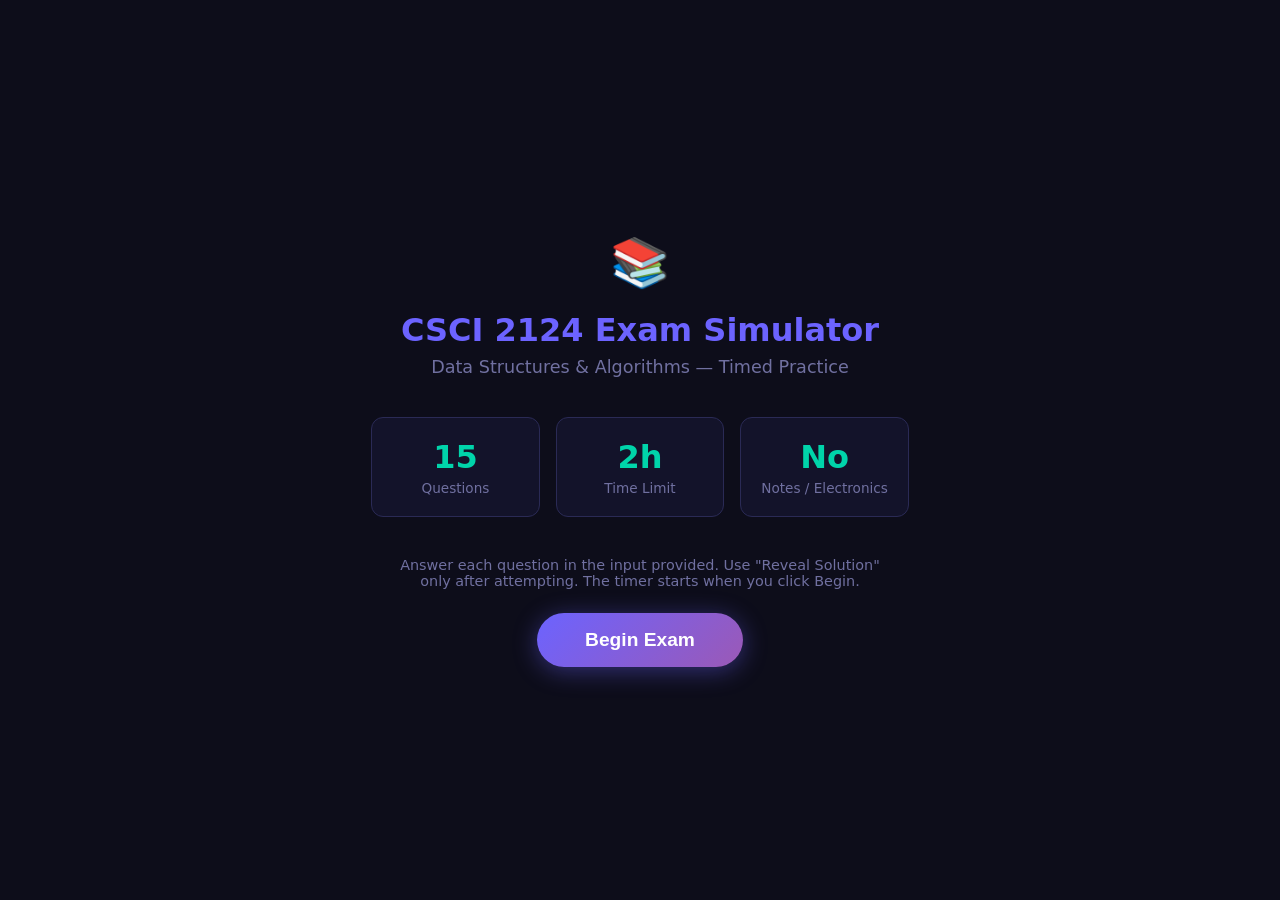
<file: notes/OOP-Exam.html>
<!DOCTYPE html>
<html lang="en">
<head>
<meta charset="UTF-8">
<meta name="viewport" content="width=device-width, initial-scale=1.0">
<title>CSCI 2124 Exam Simulator</title>
<style>
  :root {
    --bg: #0d0d1a;
    --surface: #13132a;
    --surface2: #1a1a35;
    --border: #2a2a55;
    --accent: #6c63ff;
    --accent2: #00d4aa;
    --accent3: #ff6b6b;
    --accent4: #ffd166;
    --text: #e8e8f0;
    --muted: #7070a0;
    --green: #00c896;
    --red: #ff5566;
    --yellow: #ffd166;
  }
  * { box-sizing: border-box; margin: 0; padding: 0; }
  body { background: var(--bg); color: var(--text); font-family: 'Segoe UI', system-ui, sans-serif; min-height: 100vh; }

  /* START SCREEN */
  #start-screen {
    display: flex; flex-direction: column; align-items: center; justify-content: center;
    min-height: 100vh; padding: 40px 20px; text-align: center;
  }
  .start-logo { font-size: 3rem; margin-bottom: 20px; }
  .start-title { font-size: 2rem; font-weight: 700; color: var(--accent); margin-bottom: 8px; }
  .start-sub { color: var(--muted); font-size: 1.1rem; margin-bottom: 40px; }
  .start-info { display: grid; grid-template-columns: repeat(3, 1fr); gap: 16px; max-width: 600px; margin-bottom: 40px; }
  .info-card { background: var(--surface); border: 1px solid var(--border); border-radius: 12px; padding: 20px; }
  .info-card .num { font-size: 2rem; font-weight: 700; color: var(--accent2); }
  .info-card .lbl { font-size: 0.85rem; color: var(--muted); margin-top: 4px; }
  .btn-start {
    background: linear-gradient(135deg, var(--accent), #9b59b6);
    border: none; color: white; padding: 16px 48px; font-size: 1.2rem;
    font-weight: 600; border-radius: 50px; cursor: pointer;
    transition: transform 0.2s, box-shadow 0.2s;
    box-shadow: 0 4px 24px rgba(108,99,255,0.4);
  }
  .btn-start:hover { transform: translateY(-2px); box-shadow: 0 8px 32px rgba(108,99,255,0.5); }

  /* EXAM SCREEN */
  #exam-screen { display: none; min-height: 100vh; }

  /* TOP BAR */
  .top-bar {
    position: sticky; top: 0; z-index: 100;
    background: var(--surface); border-bottom: 1px solid var(--border);
    padding: 12px 24px; display: flex; align-items: center; gap: 16px;
  }
  .q-progress { font-size: 0.9rem; color: var(--muted); }
  .q-label { font-weight: 700; font-size: 1rem; color: var(--text); }
  .spacer { flex: 1; }
  .timer-box {
    background: var(--surface2); border: 1px solid var(--border);
    border-radius: 8px; padding: 6px 16px; font-size: 1.1rem; font-weight: 700;
    font-family: monospace; color: var(--accent2); min-width: 90px; text-align: center;
    transition: color 0.3s, border-color 0.3s;
  }
  .timer-box.warn { color: var(--yellow); border-color: var(--yellow); }
  .timer-box.danger { color: var(--red); border-color: var(--red); animation: pulse 1s infinite; }
  @keyframes pulse { 0%,100%{opacity:1} 50%{opacity:0.6} }

  /* NAV DOTS */
  .nav-dots { display: flex; gap: 6px; flex-wrap: wrap; padding: 12px 24px; background: var(--surface); border-bottom: 1px solid var(--border); }
  .nav-dot {
    width: 32px; height: 32px; border-radius: 6px; border: 1px solid var(--border);
    background: var(--surface2); color: var(--muted); font-size: 0.8rem; font-weight: 600;
    cursor: pointer; transition: all 0.15s; display: flex; align-items: center; justify-content: center;
  }
  .nav-dot:hover { border-color: var(--accent); color: var(--accent); }
  .nav-dot.current { background: var(--accent); border-color: var(--accent); color: white; }
  .nav-dot.answered { background: var(--surface2); border-color: var(--green); color: var(--green); }
  .nav-dot.current.answered { background: var(--accent); border-color: var(--accent); color: white; }

  /* QUESTION AREA */
  .q-area { max-width: 900px; margin: 0 auto; padding: 32px 24px 120px; }
  .q-header { display: flex; align-items: baseline; gap: 12px; margin-bottom: 24px; }
  .q-num { font-size: 1.8rem; font-weight: 800; color: var(--accent); }
  .q-tag { background: var(--surface2); border: 1px solid var(--border); border-radius: 20px; padding: 3px 12px; font-size: 0.8rem; color: var(--muted); }
  .q-body { background: var(--surface); border: 1px solid var(--border); border-radius: 12px; padding: 24px; margin-bottom: 24px; line-height: 1.7; }
  .q-body pre { background: var(--surface2); border: 1px solid var(--border); border-radius: 8px; padding: 16px; font-size: 0.85rem; overflow-x: auto; color: var(--accent2); margin: 12px 0; font-family: 'Courier New', monospace; line-height: 1.5; }
  .q-body code { font-family: 'Courier New', monospace; background: var(--surface2); padding: 2px 6px; border-radius: 4px; font-size: 0.9em; color: var(--accent2); }
  .sub-q { margin-top: 20px; padding-top: 16px; border-top: 1px solid var(--border); }
  .sub-q-label { font-weight: 700; color: var(--accent4); margin-bottom: 8px; }

  /* ANSWER INPUTS */
  .answer-section { margin-top: 8px; }
  .answer-label { font-size: 0.85rem; color: var(--muted); margin-bottom: 8px; font-weight: 600; text-transform: uppercase; letter-spacing: 0.5px; }
  textarea.answer-box {
    width: 100%; min-height: 160px; background: var(--surface2); border: 1px solid var(--border);
    border-radius: 8px; color: var(--text); padding: 14px; font-size: 0.95rem; font-family: inherit;
    resize: vertical; transition: border-color 0.2s; line-height: 1.6;
  }
  textarea.answer-box:focus { outline: none; border-color: var(--accent); }
  textarea.code-box { font-family: 'Courier New', monospace; font-size: 0.9rem; min-height: 220px; }
  .parsons-area { display: flex; gap: 16px; flex-wrap: wrap; }
  .parsons-bank { flex: 1; min-width: 250px; }
  .parsons-title { font-size: 0.8rem; color: var(--muted); margin-bottom: 8px; font-weight: 600; text-transform: uppercase; }
  .parsons-item {
    background: var(--surface2); border: 1px solid var(--border); border-radius: 6px;
    padding: 10px 14px; margin-bottom: 6px; cursor: grab; font-family: monospace; font-size: 0.88rem;
    color: var(--accent2); transition: border-color 0.15s, transform 0.1s;
    display: flex; align-items: center; gap: 8px;
  }
  .parsons-item:hover { border-color: var(--accent); }
  .parsons-item.dragging { opacity: 0.5; border-color: var(--accent); }
  .parsons-item .line-badge { background: var(--surface); border: 1px solid var(--border); border-radius: 4px; padding: 1px 6px; font-size: 0.75rem; color: var(--muted); font-family: monospace; }
  .drop-zone {
    min-height: 300px; background: var(--surface2); border: 2px dashed var(--border);
    border-radius: 8px; padding: 12px; transition: border-color 0.2s;
  }
  .drop-zone.drag-over { border-color: var(--accent); background: rgba(108,99,255,0.05); }
  .drop-zone .parsons-item { cursor: grab; }
  .drop-hint { color: var(--muted); text-align: center; padding: 40px 0; font-size: 0.9rem; }

  /* BST DRAWER */
  .bst-area { position: relative; }
  .bst-canvas { background: var(--surface2); border: 1px solid var(--border); border-radius: 8px; cursor: crosshair; display: block; }
  .bst-controls { display: flex; gap: 8px; margin-top: 10px; flex-wrap: wrap; align-items: center; }
  .bst-controls input { background: var(--surface2); border: 1px solid var(--border); border-radius: 6px; color: var(--text); padding: 6px 10px; width: 80px; font-size: 0.9rem; }
  .bst-node-input { display: flex; gap: 8px; margin-top: 10px; flex-wrap: wrap; }
  .bst-node-input input { flex: 1; min-width: 120px; background: var(--surface2); border: 1px solid var(--border); border-radius: 6px; color: var(--text); padding: 8px 12px; font-size: 0.9rem; }

  /* HEAP ARRAY INPUT */
  .heap-array { display: flex; gap: 4px; flex-wrap: wrap; margin: 12px 0; }
  .heap-cell { display: flex; flex-direction: column; align-items: center; gap: 4px; }
  .heap-idx { font-size: 0.7rem; color: var(--muted); font-family: monospace; }
  .heap-cell input { width: 52px; height: 44px; text-align: center; background: var(--surface2); border: 1px solid var(--border); border-radius: 6px; color: var(--text); font-size: 0.95rem; font-weight: 700; }
  .heap-cell input:focus { outline: none; border-color: var(--accent); }

  /* RADIO / SELECT */
  .radio-group { display: flex; flex-direction: column; gap: 10px; }
  .radio-item { display: flex; align-items: flex-start; gap: 12px; background: var(--surface2); border: 1px solid var(--border); border-radius: 8px; padding: 12px 16px; cursor: pointer; transition: border-color 0.15s; }
  .radio-item:hover { border-color: var(--accent); }
  .radio-item input[type=radio] { margin-top: 2px; accent-color: var(--accent); }
  .radio-item.selected { border-color: var(--accent); background: rgba(108,99,255,0.08); }
  select.ds-select { background: var(--surface2); border: 1px solid var(--border); border-radius: 6px; color: var(--text); padding: 8px 12px; font-size: 0.95rem; width: 100%; }
  select.ds-select:focus { outline: none; border-color: var(--accent); }

  /* BOTTOM NAV */
  .bottom-nav {
    position: fixed; bottom: 0; left: 0; right: 0;
    background: var(--surface); border-top: 1px solid var(--border);
    padding: 14px 24px; display: flex; gap: 12px; align-items: center;
  }
  .btn { border: none; border-radius: 8px; padding: 10px 22px; font-size: 0.95rem; font-weight: 600; cursor: pointer; transition: all 0.15s; }
  .btn-prev { background: var(--surface2); border: 1px solid var(--border); color: var(--text); }
  .btn-prev:hover { border-color: var(--accent); color: var(--accent); }
  .btn-next { background: var(--accent); color: white; }
  .btn-next:hover { background: #7b73ff; }
  .btn-submit-final { background: var(--green); color: #0d0d1a; font-weight: 700; }
  .btn-submit-final:hover { background: #00f0b5; }
  .btn-reveal { background: var(--surface2); border: 1px solid var(--accent4); color: var(--accent4); font-size: 0.85rem; padding: 8px 14px; }
  .btn-reveal:hover { background: rgba(255,209,102,0.1); }

  /* SOLUTION PANEL */
  .solution-panel {
    background: var(--surface2); border: 1px solid var(--green); border-radius: 10px;
    padding: 20px; margin-top: 20px; display: none;
  }
  .solution-panel.visible { display: block; }
  .solution-title { color: var(--green); font-weight: 700; font-size: 0.9rem; text-transform: uppercase; letter-spacing: 0.5px; margin-bottom: 12px; }
  .solution-body { line-height: 1.7; }
  .solution-body pre { background: var(--bg); border: 1px solid var(--border); border-radius: 6px; padding: 14px; font-size: 0.85rem; overflow-x: auto; color: var(--accent2); margin: 10px 0; font-family: 'Courier New', monospace; }
  .solution-body code { font-family: 'Courier New', monospace; background: var(--bg); padding: 2px 6px; border-radius: 4px; font-size: 0.9em; color: var(--accent2); }
  .highlight-box { background: rgba(0,200,150,0.1); border-left: 3px solid var(--green); padding: 12px 16px; border-radius: 0 6px 6px 0; margin: 10px 0; }

  /* RESULTS SCREEN */
  #results-screen { display: none; min-height: 100vh; padding: 40px 24px; max-width: 900px; margin: 0 auto; }
  .results-title { font-size: 2rem; font-weight: 800; color: var(--accent); margin-bottom: 8px; }
  .results-sub { color: var(--muted); margin-bottom: 32px; }
  .results-grid { display: grid; grid-template-columns: repeat(auto-fill, minmax(160px, 1fr)); gap: 12px; margin-bottom: 32px; }
  .result-card { background: var(--surface); border: 1px solid var(--border); border-radius: 10px; padding: 16px; }
  .result-card .rq { font-size: 0.8rem; color: var(--muted); margin-bottom: 4px; }
  .result-card .rs { font-size: 0.9rem; color: var(--text); }
  .result-card.answered { border-color: var(--green); }
  .result-card.skipped { border-color: var(--red); }
  .restart-btn { background: var(--accent); color: white; border: none; border-radius: 8px; padding: 12px 32px; font-size: 1rem; font-weight: 600; cursor: pointer; }

  /* Utility */
  .mt8 { margin-top: 8px; }
  .mt16 { margin-top: 16px; }
  .flex-row { display: flex; gap: 8px; align-items: center; flex-wrap: wrap; }
  .tag { display: inline-block; background: rgba(108,99,255,0.15); border: 1px solid rgba(108,99,255,0.3); border-radius: 4px; padding: 2px 8px; font-size: 0.8rem; color: var(--accent); margin: 2px; }
  hr.divider { border: none; border-top: 1px solid var(--border); margin: 16px 0; }
</style>
</head>
<body>

<!-- START SCREEN -->
<div id="start-screen">
  <div class="start-logo">📚</div>
  <div class="start-title">CSCI 2124 Exam Simulator</div>
  <div class="start-sub">Data Structures & Algorithms — Timed Practice</div>
  <div class="start-info">
    <div class="info-card"><div class="num">15</div><div class="lbl">Questions</div></div>
    <div class="info-card"><div class="num">2h</div><div class="lbl">Time Limit</div></div>
    <div class="info-card"><div class="num">No</div><div class="lbl">Notes / Electronics</div></div>
  </div>
  <div style="color:var(--muted);font-size:0.9rem;margin-bottom:24px;max-width:500px;">
    Answer each question in the input provided. Use "Reveal Solution" only after attempting. The timer starts when you click Begin.
  </div>
  <button class="btn-start" onclick="startExam()">Begin Exam</button>
</div>

<!-- EXAM SCREEN -->
<div id="exam-screen">
  <div class="top-bar">
    <div>
      <div class="q-progress" id="q-progress">Question 1 of 15</div>
    </div>
    <div class="spacer"></div>
    <div class="timer-box" id="timer">2:00:00</div>
  </div>
  <div class="nav-dots" id="nav-dots"></div>
  <div class="q-area" id="q-area"></div>
  <div class="bottom-nav">
    <button class="btn btn-prev" id="btn-prev" onclick="navigate(-1)">← Prev</button>
    <div class="spacer"></div>
    <button class="btn btn-reveal" id="btn-reveal" onclick="toggleSolution()">💡 Reveal Solution</button>
    <button class="btn btn-next" id="btn-next" onclick="navigate(1)">Next →</button>
    <button class="btn btn-submit-final" id="btn-submit" onclick="submitExam()" style="display:none;">Submit Exam</button>
  </div>
</div>

<!-- RESULTS SCREEN -->
<div id="results-screen">
  <div class="results-title">Exam Complete</div>
  <div class="results-sub" id="results-sub"></div>
  <div class="results-grid" id="results-grid"></div>
  <button class="restart-btn" onclick="location.reload()">Retake Exam</button>
</div>

<script>
// ─── STATE ────────────────────────────────────────────────────────────────────
let currentQ = 0;
let timerInterval = null;
let secondsLeft = 7200; // 2 hours
let answers = {};
let solutionVisible = false;
let bstNodes = []; // for q10
let bstEdges = []; // for q10
let parsonsOrder = []; // for q4
let parsonsBank = []; // for q4

// ─── QUESTIONS DATA ───────────────────────────────────────────────────────────
const questions = [
  // Q1
  {
    id: 1, tag: "Amortized Analysis",
    render: () => `
      <div class="q-header"><div class="q-num">Q1</div><div class="q-tag">Amortized Analysis</div></div>
      <div class="q-body">
        When <code>size == capacity</code> in an <code>ElasticArray</code>, calling <code>push_back</code> requires allocating a new array, copying every existing element into it, and freeing the old array. This is an <strong>O(n)</strong> operation. Yet we say <code>push_back</code> runs in <strong>amortized O(1)</strong> time.
        <br><br>
        Explain what <strong>"amortized"</strong> means in this context, and why <strong>doubling the capacity</strong> (rather than adding a fixed amount of space) is essential to achieving the amortized O(1) bound.
      </div>
      <div class="answer-section">
        <div class="answer-label">Your Answer</div>
        <textarea class="answer-box" id="ans-1" placeholder="Explain amortized analysis and why doubling is necessary..."></textarea>
      </div>
      <div class="solution-panel" id="sol-1">
        <div class="solution-title">✓ Solution</div>
        <div class="solution-body">
          <strong>Amortized O(1)</strong> means that even though a single <code>push_back</code> can cost O(n) in the worst case, when you average that cost across all n operations, each operation comes out to O(1) on average. You spread the expensive resize cost over many cheap insertions.
          <div class="highlight-box">
            <strong>Why doubling?</strong> After a resize to capacity n, you need at least n more insertions before the next resize. The resize cost is O(n) to copy. Spread over those n insertions, each pays O(n)/n = O(1) extra. If you added a fixed amount k instead, you'd resize every k insertions — O(n) cost every k steps — giving O(n/k) per insertion, which is Θ(n) total, not O(n log n) amortized. Only geometric growth (doubling) guarantees the total resize work is proportional to n, giving true amortized O(1).
          </div>
          <strong>Proof sketch:</strong> Starting from capacity 1, after n insertions the resizes happen at sizes 1, 2, 4, 8, ..., n. Total copy work = 1 + 2 + 4 + ... + n = 2n − 1 = O(n). Divided by n insertions = O(1) each.
        </div>
      </div>`,
    solution: 'sol-1'
  },
  // Q2
  {
    id: 2, tag: "Rule of Three",
    render: () => `
      <div class="q-header"><div class="q-num">Q2</div><div class="q-tag">Rule of Three</div></div>
      <div class="q-body">
        You write a class with a destructor that calls <code>delete[]</code> on a member pointer. The <strong>Rule of Three</strong> says this class must also have a custom copy constructor and a custom copy assignment operator.
        <br><br>
        Explain why the Rule of Three exists. What specifically goes wrong if you write only the destructor and let the compiler generate the copy operations?
      </div>
      <div class="answer-section">
        <div class="answer-label">Your Answer</div>
        <textarea class="answer-box" id="ans-2" placeholder="Explain what the compiler-generated copy does and what goes wrong..."></textarea>
      </div>
      <div class="solution-panel" id="sol-2">
        <div class="solution-title">✓ Solution</div>
        <div class="solution-body">
          The compiler-generated copy constructor and copy assignment operator perform a <strong>shallow copy</strong> — they copy the pointer value, not the memory it points to. Two objects end up pointing to the same heap array.
          <div class="highlight-box">
            <strong>What goes wrong:</strong>
            <br>1. <strong>Double free:</strong> When both objects are destroyed, both destructors call <code>delete[]</code> on the same address. This is undefined behavior — usually a crash.
            <br>2. <strong>Dangling pointer:</strong> If one object is destroyed first, the other now holds a pointer to freed memory. Any access through it is UB.
            <br>3. <strong>Unintended aliasing:</strong> Modifying data through one object silently modifies the other, because they share the same underlying array.
          </div>
          The Rule of Three exists because: if you need to manually manage a resource in any one of (destructor, copy ctor, copy assignment), you almost certainly need to manage it in all three — the default compiler behavior is unsafe for any class owning heap memory.
        </div>
      </div>`,
    solution: 'sol-2'
  },
  // Q3 — multiple sub-questions
  {
    id: 3, tag: "Object Slicing & Virtual Dispatch",
    render: () => `
      <div class="q-header"><div class="q-num">Q3</div><div class="q-tag">Object Slicing · Virtual Dispatch</div></div>
      <div class="q-body">
<pre>class Minigame {
public:
    void play() {
        std::cout << "Loading minigame..." << std::endl;
    }
};

class TicTacToe : public Minigame {
public:
    void play() {
        std::cout << "Starting Tic-Tac-Toe! X goes first." << std::endl;
    }
};

void startGame(Minigame game) {
    game.play();
}

int main() {
    TicTacToe ttt;
    startGame(ttt);
}</pre>
        Output is: <code>Loading minigame...</code>
        <div class="sub-q">
          <div class="sub-q-label">(a) Object Slicing</div>
          What happens to <code>ttt</code> when it is passed to <code>startGame</code>? What part survives, and what is lost? Reference the parameter type.
        </div>
        <div class="sub-q">
          <div class="sub-q-label">(b) Static Dispatch</div>
          Even if slicing were fixed, the program would still print <code>Loading minigame...</code>. Why? Reference the keyword <code>virtual</code> and current dispatch behavior.
        </div>
        <div class="sub-q">
          <div class="sub-q-label">(c) The Fix</div>
          State the two changes (one to <code>Minigame</code>, one to <code>startGame</code>) that together make the program print the TicTacToe output. Explain why both are required.
        </div>
      </div>
      <div class="answer-section">
        <div class="answer-label">(a) Your Answer</div>
        <textarea class="answer-box" id="ans-3a" placeholder="Explain object slicing..."></textarea>
        <div class="answer-label mt16">(b) Your Answer</div>
        <textarea class="answer-box" id="ans-3b" placeholder="Explain static dispatch and virtual..."></textarea>
        <div class="answer-label mt16">(c) Your Answer</div>
        <textarea class="answer-box" id="ans-3c" placeholder="State the two changes and why both are needed..."></textarea>
      </div>
      <div class="solution-panel" id="sol-3">
        <div class="solution-title">✓ Solution</div>
        <div class="solution-body">
          <strong>(a) Object Slicing:</strong> <code>startGame</code> takes a <code>Minigame</code> by value. When <code>ttt</code> (a <code>TicTacToe</code>) is passed, C++ constructs a new <code>Minigame</code> object — only the <code>Minigame</code> portion of <code>ttt</code> is copied. The <code>TicTacToe</code>-specific data and identity are lost. The parameter <em>is</em> a <code>Minigame</code>, not a <code>TicTacToe</code>.
          <hr class="divider">
          <strong>(b) Static Dispatch:</strong> Even if you fix slicing (e.g. by reference), <code>play()</code> is not declared <code>virtual</code> in <code>Minigame</code>. Without <code>virtual</code>, method calls are resolved at <strong>compile time</strong> based on the static type of the variable — which is <code>Minigame</code>. So <code>Minigame::play()</code> is always called, regardless of the actual runtime type. This is called <em>static dispatch</em>.
          <hr class="divider">
          <strong>(c) The Two Changes:</strong>
          <div class="highlight-box">
            1. Add <code>virtual</code> to <code>Minigame::play()</code>: <code>virtual void play() { ... }</code><br>
            2. Change <code>startGame</code> to take a <strong>reference or pointer</strong>: <code>void startGame(Minigame& game)</code>
          </div>
          Both are required. <code>virtual</code> alone doesn't help because slicing destroys the derived object — there's nothing left to dispatch to. The reference/pointer alone doesn't help because without <code>virtual</code>, dispatch is still static. You need the reference to preserve the runtime object identity, <em>and</em> you need <code>virtual</code> to enable dynamic dispatch at runtime.
        </div>
      </div>`,
    solution: 'sol-3',
    getAnswer: () => {
      const a = document.getElementById('ans-3a')?.value || '';
      const b = document.getElementById('ans-3b')?.value || '';
      const c = document.getElementById('ans-3c')?.value || '';
      return a + b + c;
    }
  },
  // Q4 — Parsons
  {
    id: 4, tag: "Parsons Problem — BST Inorder",
    render: () => {
      parsonsBank = [
        { id: 'A', code: 'inorder(root->left);' },
        { id: 'B', code: 'if (root == nullptr)' },
        { id: 'C', code: 'void inorder(Node* root)' },
        { id: 'D', code: 'inorder(root->right);' },
        { id: 'E', code: '{' },
        { id: 'F', code: 'return;' },
        { id: 'G', code: '}' },
        { id: 'H', code: '}' },
        { id: 'I', code: "std::cout << root->value << ' ';" },
        { id: 'J', code: '{' },
      ];
      parsonsOrder = [];
      return `
      <div class="q-header"><div class="q-num">Q4</div><div class="q-tag">Parsons Problem</div></div>
      <div class="q-body">
        The lines below implement an <strong>inorder traversal</strong> of a BST. The lines are scrambled. Drag them into the correct order in the right panel.
      </div>
      <div class="parsons-area">
        <div class="parsons-bank">
          <div class="parsons-title">Available Lines (drag to order →)</div>
          <div id="parsons-source" style="min-height:200px;"></div>
        </div>
        <div class="parsons-bank">
          <div class="parsons-title">Your Order</div>
          <div class="drop-zone" id="parsons-target">
            <div class="drop-hint" id="parsons-hint">Drag lines here</div>
          </div>
        </div>
      </div>
      <div style="margin-top:10px;display:flex;gap:8px;">
        <button class="btn btn-prev" onclick="parsonsReset()" style="font-size:0.85rem;padding:6px 14px;">↺ Reset</button>
      </div>
      <div class="solution-panel" id="sol-4">
        <div class="solution-title">✓ Solution</div>
        <div class="solution-body">
          Correct order: <strong>C, J, B, E, F, G, A, I, D, H</strong>
<pre>void inorder(Node* root)          // C
{                                  // J
    if (root == nullptr)           // B
    {                              // E
        return;                    // F
    }                              // G
    inorder(root->left);           // A
    std::cout &lt;&lt; root->value &lt;&lt; ' '; // I
    inorder(root->right);          // D
}                                  // H</pre>
          <div class="highlight-box">Pattern: Base case check → left subtree → process current node → right subtree. The two braces for the if-block (E, G) wrap only the return. The outer closing brace (H) closes the function.</div>
        </div>
      </div>`;
    },
    afterRender: () => { initParsons(); },
    solution: 'sol-4',
    getAnswer: () => parsonsOrder.map(id => id).join(',')
  },
  // Q5
  {
    id: 5, tag: "Uncaught Exceptions",
    render: () => `
      <div class="q-header"><div class="q-num">Q5</div><div class="q-tag">Exceptions</div></div>
      <div class="q-body">
        What happens if a C++ program throws an exception that is never caught by any <code>try/catch</code> block? Describe what the program does before terminating, and what the operating system observes when the program ends.
      </div>
      <div class="answer-section">
        <div class="answer-label">Your Answer</div>
        <textarea class="answer-box" id="ans-5" placeholder="Describe the program behavior and what the OS sees..."></textarea>
      </div>
      <div class="solution-panel" id="sol-5">
        <div class="solution-title">✓ Solution</div>
        <div class="solution-body">
          When an exception propagates all the way up the call stack without being caught, the C++ runtime calls <code>std::terminate()</code>.
          <div class="highlight-box">
            <strong>Before termination:</strong> <code>std::terminate()</code> by default calls <code>std::abort()</code>. Stack unwinding (destructor calls) is <em>implementation-defined</em> at this point — destructors may or may not be called. Typically they are <strong>not</strong> called in a <code>terminate</code> scenario (no guaranteed cleanup).
            <br><br>
            <strong>What the OS sees:</strong> The process exits with a non-zero exit code (abnormal termination). On POSIX systems, <code>abort()</code> sends <code>SIGABRT</code> to the process. The OS may generate a core dump. From the OS's perspective, the program crashed — it did not call <code>exit(0)</code> cleanly.
          </div>
          Key distinction: an uncaught exception is not like a normal <code>return</code>. The program is terminated abnormally, resources are cleaned up by the OS (file handles, memory), but C++ destructors have no guarantee of running.
        </div>
      </div>`,
    solution: 'sol-5'
  },
  // Q6
  {
    id: 6, tag: "Write a Class",
    render: () => `
      <div class="q-header"><div class="q-num">Q6</div><div class="q-tag">Class Implementation</div></div>
      <div class="q-body">
        Write a complete <strong>Book</strong> class with:
        <ul style="margin:10px 0 0 20px;line-height:2;">
          <li>Private data members: <code>title</code> (string), <code>author</code> (string), <code>pages</code> (int)</li>
          <li>A constructor taking all three values, initializing via <strong>member initializer list</strong></li>
          <li>A <code>const</code> accessor (getter) for <code>pages</code> only</li>
          <li>A <code>const print()</code> method that prints <code>Title by Author (N pages)</code> followed by a newline</li>
        </ul>
      </div>
      <div class="answer-section">
        <div class="answer-label">Your Code</div>
        <textarea class="answer-box code-box" id="ans-6" placeholder="class Book { ... };"></textarea>
      </div>
      <div class="solution-panel" id="sol-6">
        <div class="solution-title">✓ Solution</div>
        <div class="solution-body">
<pre>#include &lt;iostream&gt;
#include &lt;string&gt;

class Book {
public:
    Book(const std::string& title, const std::string& author, int pages)
        : _title{title}, _author{author}, _pages{pages} {}

    int getPages() const { return _pages; }

    void print() const {
        std::cout &lt;&lt; _title &lt;&lt; " by " &lt;&lt; _author
                  &lt;&lt; " (" &lt;&lt; _pages &lt;&lt; " pages)" &lt;&lt; std::endl;
    }

private:
    std::string _title;
    std::string _author;
    int _pages;
};</pre>
          <div class="highlight-box">
            Key points: member initializer list uses <code>: _title{title}, ...</code> syntax. Both methods are <code>const</code> — they don't modify any member. Only <code>pages</code> has a getter, not <code>title</code> or <code>author</code> per the spec.
          </div>
        </div>
      </div>`,
    solution: 'sol-6'
  },
  // Q7
  {
    id: 7, tag: "Class Invariants",
    render: () => `
      <div class="q-header"><div class="q-num">Q7</div><div class="q-tag">Class Invariants</div></div>
      <div class="q-body">
        The <code>RecentReadings</code> class uses these data members:
<pre>double* _data;     // heap array of capacity _capacity
size_t _capacity;  // max readings the object can hold
size_t _count;     // readings currently held (0 to _capacity)
size_t _next;      // index where the NEXT reading will be written</pre>
        State the <strong>class invariants</strong> — the conditions that must be true at the start and end of every public member function — using these variable names.
      </div>
      <div class="answer-section">
        <div class="answer-label">Your Answer</div>
        <textarea class="answer-box" id="ans-7" placeholder="List the invariants as precise conditions..."></textarea>
      </div>
      <div class="solution-panel" id="sol-7">
        <div class="solution-title">✓ Solution</div>
        <div class="solution-body">
          <div class="highlight-box">
            1. <code>_data != nullptr</code> (always points to a valid heap array)<br>
            2. <code>_capacity > 0</code> (constructed with n > 0, never shrinks to 0)<br>
            3. <code>0 &lt;= _count &lt;= _capacity</code><br>
            4. <code>0 &lt;= _next &lt; _capacity</code> (valid write index, wraps around)<br>
            5. <code>_data</code> points to an array of at least <code>_capacity</code> doubles<br>
            6. The <code>_count</code> most recent readings are stored in the circular buffer starting from index <code>(_next - _count + _capacity) % _capacity</code> (oldest) up to <code>(_next - 1 + _capacity) % _capacity</code> (most recent)
          </div>
          The circular buffer invariant (6) is the subtle one. <code>_next</code> is always the slot where the <em>next</em> write will go, so the most recently written slot is <code>(_next - 1 + _capacity) % _capacity</code>.
        </div>
      </div>`,
    solution: 'sol-7'
  },
  // Q8
  {
    id: 8, tag: "Implement addReading",
    render: () => `
      <div class="q-header"><div class="q-num">Q8</div><div class="q-tag">Implement addReading</div></div>
      <div class="q-body">
        Implement <code>RecentReadings::addReading(double value)</code>. It must:
        <ol style="margin:10px 0 0 20px;line-height:2;">
          <li>Record <code>value</code> as the most recent reading</li>
          <li>If at capacity, discard the oldest reading to make room</li>
          <li>Preserve the class invariants from Q7</li>
        </ol>
<pre>// Data members:
double* _data;
size_t _capacity;
size_t _count;
size_t _next; // index where the next reading will be written</pre>
      </div>
      <div class="answer-section">
        <div class="answer-label">Your Code</div>
        <textarea class="answer-box code-box" id="ans-8" placeholder="void RecentReadings::addReading(double value)&#10;{&#10;&#10;}"></textarea>
      </div>
      <div class="solution-panel" id="sol-8">
        <div class="solution-title">✓ Solution</div>
        <div class="solution-body">
<pre>void RecentReadings::addReading(double value)
{
    _data[_next] = value;
    _next = (_next + 1) % _capacity;
    if (_count < _capacity) {
        _count++;
    }
    // If _count == _capacity, the oldest is naturally
    // overwritten because _next wraps around.
}</pre>
          <div class="highlight-box">
            <strong>Why this works:</strong> <code>_next</code> always points to the next write slot. After writing, it advances modulo <code>_capacity</code> — so it wraps around circularly. <code>_count</code> only increments until it reaches <code>_capacity</code>; after that it stays at <code>_capacity</code> because each new write overwrites the oldest slot (which is exactly where <code>_next</code> points in a full buffer).
          </div>
          The oldest reading is implicitly discarded when the buffer is full — no extra logic needed because <code>_next</code> wraps over it.
        </div>
      </div>`,
    solution: 'sol-8'
  },
  // Q9
  {
    id: 9, tag: "Heapsort Complexity",
    render: () => `
      <div class="q-header"><div class="q-num">Q9</div><div class="q-tag">Heapsort · O(n log n)</div></div>
      <div class="q-body">
        Heapsort first builds a heap from n unsorted elements, then repeatedly removes the maximum and sifts down the remaining heap until the array is sorted.
        <br><br>
        Explain why heapsort runs in <strong>O(n log n)</strong> in the worst case. Your answer should reference the height of the heap and the cost of a single sift-down operation.
      </div>
      <div class="answer-section">
        <div class="answer-label">Your Answer</div>
        <textarea class="answer-box" id="ans-9" placeholder="Reference heap height and sift-down cost..."></textarea>
      </div>
      <div class="solution-panel" id="sol-9">
        <div class="solution-title">✓ Solution</div>
        <div class="solution-body">
          A binary heap with n elements has height ⌊log₂ n⌋. A single <strong>sift-down</strong> operation traverses at most one path from a node to a leaf, so its cost is <strong>O(log n)</strong>.
          <div class="highlight-box">
            <strong>Heapsort has two phases:</strong><br>
            1. <strong>Build heap:</strong> Heapify from the bottom up. This is actually O(n) (not O(n log n)) because most nodes are near the leaves and do little work.<br>
            2. <strong>Extract-max phase:</strong> Repeat n times — swap root with last element, reduce heap size by 1, sift-down. Each sift-down is O(log n) because the heap height shrinks by at most log n steps. Total: n × O(log n) = <strong>O(n log n)</strong>.
          </div>
          The extract-max phase dominates. Since it always performs Θ(n log n) work regardless of input, heapsort is O(n log n) in <em>all</em> cases — best, average, and worst.
        </div>
      </div>`,
    solution: 'sol-9'
  },
  // Q10 — BST draw
  {
    id: 10, tag: "BST Insertion",
    render: () => `
      <div class="q-header"><div class="q-num">Q10</div><div class="q-tag">BST Construction</div></div>
      <div class="q-body">
        Starting from an empty BST, insert the following values in order:<br>
        <strong style="color:var(--accent2);font-size:1.1rem;">50, 30, 70, 20, 40, 60, 80, 10, 35, 45</strong>
        <br><br>
        Draw the resulting BST below. Click "Add Node" to place nodes, or use the Auto-Build button.
      </div>
      <div class="bst-area">
        <canvas class="bst-canvas" id="bst-canvas" width="820" height="360"></canvas>
        <div class="bst-controls">
          <button class="btn btn-prev" onclick="bstAutoBuild()" style="font-size:0.85rem;padding:8px 14px;">⚡ Auto-Build BST</button>
          <button class="btn btn-prev" onclick="bstReset()" style="font-size:0.85rem;padding:8px 14px;">↺ Reset</button>
        </div>
      </div>
      <div class="solution-panel" id="sol-10">
        <div class="solution-title">✓ Solution</div>
        <div class="solution-body">
          <div class="highlight-box">
            <strong>Insertion trace:</strong><br>
            50 → root<br>
            30 → left of 50<br>
            70 → right of 50<br>
            20 → left of 30<br>
            40 → right of 30<br>
            60 → left of 70<br>
            80 → right of 70<br>
            10 → left of 20<br>
            35 → left of 40<br>
            45 → right of 40
          </div>
          The Auto-Build button above draws the correct tree. Use it to check your drawing.
        </div>
      </div>`,
    afterRender: () => { initBSTCanvas(); },
    solution: 'sol-10',
    getAnswer: () => bstNodes.map(n=>n.val).join(',')
  },
  // Q11 — Heap insertion
  {
    id: 11, tag: "Max-Heap Insertion",
    render: () => `
      <div class="q-header"><div class="q-num">Q11</div><div class="q-tag">Max-Heap Insertion</div></div>
      <div class="q-body">
        Starting max-heap (5 elements):
        <div class="heap-array" style="margin:14px 0;">
          ${[50,30,40,10,20].map((v,i)=>`<div class="heap-cell"><div class="heap-idx">[${i}]</div><div style="width:44px;height:36px;background:var(--surface2);border:1px solid var(--accent);border-radius:6px;display:flex;align-items:center;justify-content:center;font-weight:700;color:var(--accent2);">${v}</div></div>`).join('')}
          ${[5,6,7,8,9].map(i=>`<div class="heap-cell"><div class="heap-idx">[${i}]</div><div style="width:44px;height:36px;background:var(--surface2);border:1px solid var(--border);border-radius:6px;"></div></div>`).join('')}
        </div>
        Insert <strong style="color:var(--accent4);">35</strong>, then insert <strong style="color:var(--accent4);">45</strong>. Fill in the final heap array after both insertions:
      </div>
      <div class="answer-section">
        <div class="answer-label">Final Heap Array (fill in values, leave empty for unused)</div>
        <div class="heap-array" id="heap-answer-arr">
          ${Array.from({length:10},(_,i)=>`
            <div class="heap-cell">
              <div class="heap-idx">[${i}]</div>
              <input type="number" class="heap-input" id="heap-${i}" placeholder="">
            </div>`).join('')}
        </div>
        <div class="answer-label mt16">Describe the tree shape after both insertions:</div>
        <textarea class="answer-box" id="ans-11" style="min-height:100px;" placeholder="Describe the final tree structure..."></textarea>
      </div>
      <div class="solution-panel" id="sol-11">
        <div class="solution-title">✓ Solution</div>
        <div class="solution-body">
          <strong>Insert 35:</strong> Place at index 5. Parent = index 2 (value 40). 35 &lt; 40, no swap. Heap unchanged in structure.
          <br><strong>Array after 35:</strong> [50, 30, 40, 10, 20, 35, _, _, _, _]
          <br><br>
          <strong>Insert 45:</strong> Place at index 6. Parent = index 2 (value 40). 45 &gt; 40 → swap. Now index 2 = 45. Parent of index 2 = index 0 (value 50). 45 &lt; 50 → stop.
          <br><strong>Array after 45:</strong> [50, 30, 45, 10, 20, 35, 40, _, _, _]
          <div class="highlight-box">
            <strong>Final Array:</strong> [50, 30, 45, 10, 20, 35, 40]<br>
            <strong>Final Tree:</strong><br>
            &nbsp;&nbsp;&nbsp;&nbsp;&nbsp;&nbsp;&nbsp;50<br>
            &nbsp;&nbsp;&nbsp;&nbsp;&nbsp;/&nbsp;&nbsp;&nbsp;&nbsp;&nbsp;\<br>
            &nbsp;&nbsp;&nbsp;30&nbsp;&nbsp;&nbsp;&nbsp;&nbsp;&nbsp;45<br>
            &nbsp;&nbsp;/&nbsp;&nbsp;\&nbsp;&nbsp;&nbsp;&nbsp;/&nbsp;&nbsp;\<br>
            &nbsp;10&nbsp;&nbsp;20&nbsp;&nbsp;35&nbsp;&nbsp;40
          </div>
        </div>
      </div>`,
    solution: 'sol-11',
    getAnswer: () => {
      const vals = Array.from({length:10},(_,i)=>document.getElementById(`heap-${i}`)?.value||'');
      const txt = document.getElementById('ans-11')?.value||'';
      return vals.join(',') + txt;
    }
  },
  // Q12
  {
    id: 12, tag: "Quicksort Pivot",
    render: () => `
      <div class="q-header"><div class="q-num">Q12</div><div class="q-tag">Quicksort · Pivot Strategy</div></div>
      <div class="q-body">
        Quicksort's worst case occurs when the pivot consistently splits the array into a 1-element side and an (n-1)-element side. The median would be ideal because it always produces an even split.
        <div class="sub-q">
          <div class="sub-q-label">(a)</div>
          Why is computing the true median not practical as a pivot strategy in quicksort?
        </div>
        <div class="sub-q">
          <div class="sub-q-label">(b)</div>
          What is one practical approximation commonly used instead, and why does it work well enough?
        </div>
      </div>
      <div class="answer-section">
        <div class="answer-label">(a) Your Answer</div>
        <textarea class="answer-box" id="ans-12a" placeholder="Why is true median impractical?"></textarea>
        <div class="answer-label mt16">(b) Your Answer</div>
        <textarea class="answer-box" id="ans-12b" placeholder="What approximation is used and why?"></textarea>
      </div>
      <div class="solution-panel" id="sol-12">
        <div class="solution-title">✓ Solution</div>
        <div class="solution-body">
          <strong>(a)</strong> Finding the true median of an unsorted array requires O(n) time per partition call using the median-of-medians algorithm. While that's theoretically O(1) per element, the constant factors are enormous and it defeats the purpose — you'd spend more time finding the pivot than you save from the balanced split. Quicksort's speed comes from cheap partitioning; an expensive pivot ruins that.
          <hr class="divider">
          <strong>(b) Median-of-Three:</strong> Pick three elements (typically first, middle, last), sort them, use the middle value as the pivot.
          <div class="highlight-box">
            Why it works: it's O(1) to compute, yet it avoids the worst-case behavior on common inputs like already-sorted or reverse-sorted arrays (which naive first-element pivots struggle with). It doesn't guarantee O(n log n) in all cases, but it makes worst-case inputs much rarer in practice. Random pivot selection is another valid answer for the same reason.
          </div>
        </div>
      </div>`,
    solution: 'sol-12',
    getAnswer: () => {
      const a = document.getElementById('ans-12a')?.value||'';
      const b = document.getElementById('ans-12b')?.value||'';
      return a + b;
    }
  },
  // Q13
  {
    id: 13, tag: "Lomuto Partition",
    render: () => `
      <div class="q-header"><div class="q-num">Q13</div><div class="q-tag">Implement Lomuto Partition</div></div>
      <div class="q-body">
        Implement the <strong>Lomuto partition</strong> algorithm. Use <code>vec[high]</code> as the pivot. After returning:
        <ul style="margin:10px 0 0 20px;line-height:2;">
          <li>Pivot element is at the returned index</li>
          <li>All elements at <code>[low, returned index)</code> are ≤ pivot</li>
          <li>All elements at <code>(returned index, high]</code> are ≥ pivot</li>
        </ul>
        Assume <code>0 &lt;= low &lt; high &lt; vec.size()</code>. You may use <code>std::swap</code>.
      </div>
      <div class="answer-section">
        <div class="answer-label">Your Code</div>
        <textarea class="answer-box code-box" id="ans-13" placeholder="int partition(std::vector<int>& vec, int low, int high)&#10;{&#10;&#10;}"></textarea>
      </div>
      <div class="solution-panel" id="sol-13">
        <div class="solution-title">✓ Solution</div>
        <div class="solution-body">
<pre>int partition(std::vector&lt;int&gt;& vec, int low, int high)
{
    int pivot = vec[high];
    int i = low - 1;    // boundary of &lt;= pivot region

    for (int j = low; j &lt; high; j++) {
        if (vec[j] &lt;= pivot) {
            i++;
            std::swap(vec[i], vec[j]);
        }
    }
    // Place pivot in correct position
    std::swap(vec[i + 1], vec[high]);
    return i + 1;
}</pre>
          <div class="highlight-box">
            <code>i</code> tracks the last index known to be ≤ pivot. <code>j</code> scans through the array. When <code>vec[j] &lt;= pivot</code>, we expand the ≤ region by incrementing <code>i</code> and swapping <code>vec[i]</code> with <code>vec[j]</code>. At the end, <code>i+1</code> is where the pivot belongs — swap it there and return that index.
          </div>
        </div>
      </div>`,
    solution: 'sol-13'
  },
  // Q14
  {
    id: 14, tag: "SortedList Insert",
    render: () => `
      <div class="q-header"><div class="q-num">Q14</div><div class="q-tag">Linked List Insert</div></div>
      <div class="q-body">
        Implement <code>SortedList::insert(int value)</code> so the list stays in ascending order. Handle all four cases:
        <ol style="margin:10px 0 0 20px;line-height:2;">
          <li>List is empty</li>
          <li>Value becomes the new first element</li>
          <li>Value is inserted in the middle</li>
          <li>Value is inserted at the end</li>
        </ol>
        Duplicates allowed — may go before or after an equal element.
<pre>struct Node {
    int value;
    Node* next;
    Node(int v, Node* n = nullptr) : value{v}, next{n} {}
};

class SortedList {
    Node* _head;
};</pre>
      </div>
      <div class="answer-section">
        <div class="answer-label">Your Code</div>
        <textarea class="answer-box code-box" id="ans-14" placeholder="void SortedList::insert(int value)&#10;{&#10;&#10;}"></textarea>
      </div>
      <div class="solution-panel" id="sol-14">
        <div class="solution-title">✓ Solution</div>
        <div class="solution-body">
<pre>void SortedList::insert(int value)
{
    Node* newNode = new Node(value);

    // Case 1 & 2: empty list or new node goes before head
    if (_head == nullptr || value &lt; _head->value) {
        newNode->next = _head;
        _head = newNode;
        return;
    }

    // Cases 3 & 4: find insertion point
    Node* curr = _head;
    while (curr->next != nullptr && curr->next->value &lt;= value) {
        curr = curr->next;
    }
    newNode->next = curr->next;
    curr->next = newNode;
}</pre>
          <div class="highlight-box">
            The loop stops when <code>curr->next</code> is null (end of list → case 4) or when <code>curr->next->value > value</code> (insert between curr and curr->next → case 3). The same code handles both. Cases 1 and 2 are caught by the early-return check.
          </div>
        </div>
      </div>`,
    solution: 'sol-14'
  },
  // Q15
  {
    id: 15, tag: "Data Structure Selection",
    render: () => {
      const scenarios = [
        { id: 'a', label: '(a)', desc: "A web browser's \"back\" button history — most recently visited page returned first.", answer: 'stack' },
        { id: 'b', label: '(b)', desc: "A print job manager that processes documents in submission order.", answer: 'queue' },
        { id: 'c', label: '(c)', desc: "A hospital triage system — most critical patient always seen first.", answer: 'max-heap' },
        { id: 'd', label: '(d)', desc: "A music playlist — move forward/backward one song, delete current song without scanning from beginning.", answer: 'doubly linked list' },
        { id: 'e', label: '(e)', desc: "A grade book — fixed number of grades, inserted once, always reported in sorted order.", answer: 'bst' },
      ];
      const pool = ['ElasticArray','singly linked list','doubly linked list','stack','queue','max-heap','BST'];
      return `
      <div class="q-header"><div class="q-num">Q15</div><div class="q-tag">Data Structure Selection</div></div>
      <div class="q-body">
        For each scenario, choose the most appropriate structure from the pool and justify in one sentence.
        <br><strong style="color:var(--accent2);">Pool:</strong> ElasticArray · singly linked list · doubly linked list · stack · queue · max-heap · BST
      </div>
      ${scenarios.map(s=>`
        <div style="margin-bottom:20px;">
          <div class="sub-q-label" style="color:var(--accent4);margin-bottom:8px;">${s.label} ${s.desc}</div>
          <div style="display:flex;gap:10px;align-items:center;flex-wrap:wrap;margin-bottom:8px;">
            <select class="ds-select" id="sel-15${s.id}" style="width:200px;">
              <option value="">-- Choose --</option>
              ${pool.map(p=>`<option value="${p.toLowerCase()}">${p}</option>`).join('')}
            </select>
          </div>
          <textarea class="answer-box" id="ans-15${s.id}" style="min-height:70px;" placeholder="Justify in one sentence..."></textarea>
        </div>`).join('')}
      <div class="solution-panel" id="sol-15">
        <div class="solution-title">✓ Solution</div>
        <div class="solution-body">
          <div class="highlight-box">
            <strong>(a) Stack</strong> — LIFO perfectly models "back" button: last visited = first returned.<br>
            <strong>(b) Queue</strong> — FIFO preserves submission order, first submitted = first printed.<br>
            <strong>(c) Max-Heap</strong> — O(log n) extract-max always gives the highest-priority patient regardless of arrival time.<br>
            <strong>(d) Doubly Linked List</strong> — O(1) forward and backward traversal, and O(1) deletion of current node without scanning from the beginning (given a pointer to current).<br>
            <strong>(e) BST</strong> — In-order traversal gives sorted output in O(n). Since grades never change after insertion, no rebalancing needed; a simple BST suffices.
          </div>
        </div>
      </div>`;
    },
    solution: 'sol-15',
    getAnswer: () => {
      const ids = ['a','b','c','d','e'];
      return ids.map(id=>{
        const s = document.getElementById(`sel-15${id}`)?.value||'';
        const t = document.getElementById(`ans-15${id}`)?.value||'';
        return s+t;
      }).join('|');
    }
  }
];

// ─── TIMER ───────────────────────────────────────────────────────────────────
function startTimer() {
  timerInterval = setInterval(() => {
    secondsLeft--;
    const h = Math.floor(secondsLeft / 3600);
    const m = Math.floor((secondsLeft % 3600) / 60);
    const s = secondsLeft % 60;
    const el = document.getElementById('timer');
    el.textContent = `${h}:${String(m).padStart(2,'0')}:${String(s).padStart(2,'0')}`;
    if (secondsLeft <= 0) { clearInterval(timerInterval); submitExam(); }
    else if (secondsLeft <= 600) { el.className='timer-box danger'; }
    else if (secondsLeft <= 1800) { el.className='timer-box warn'; }
  }, 1000);
}

// ─── EXAM FLOW ────────────────────────────────────────────────────────────────
function startExam() {
  document.getElementById('start-screen').style.display = 'none';
  document.getElementById('exam-screen').style.display = 'block';
  buildNavDots();
  renderQuestion(0);
  startTimer();
}

function buildNavDots() {
  const container = document.getElementById('nav-dots');
  container.innerHTML = '';
  for (let i = 0; i < questions.length; i++) {
    const d = document.createElement('div');
    d.className = 'nav-dot' + (i===0?' current':'');
    d.id = `dot-${i}`;
    d.textContent = i+1;
    d.onclick = () => goTo(i);
    container.appendChild(d);
  }
}

function updateNavDots() {
  for (let i = 0; i < questions.length; i++) {
    const d = document.getElementById(`dot-${i}`);
    if (!d) continue;
    const isAnswered = answers[i] && answers[i].trim() !== '';
    d.className = 'nav-dot' + (i===currentQ?' current':'') + (isAnswered?' answered':'');
  }
}

function saveCurrentAnswer() {
  const q = questions[currentQ];
  if (q.getAnswer) {
    answers[currentQ] = q.getAnswer();
  } else {
    const mainInput = document.getElementById(`ans-${q.id}`);
    if (mainInput) answers[currentQ] = mainInput.value;
  }
}

function renderQuestion(idx) {
  currentQ = idx;
  solutionVisible = false;
  const q = questions[idx];
  const area = document.getElementById('q-area');
  area.innerHTML = q.render();
  document.getElementById('q-progress').textContent = `Question ${idx+1} of ${questions.length}`;

  // Solution panel starts hidden
  const sp = document.getElementById(q.solution);
  if (sp) sp.classList.remove('visible');

  // Reveal button
  document.getElementById('btn-reveal').textContent = '💡 Reveal Solution';

  // Prev/Next/Submit
  document.getElementById('btn-prev').style.display = idx === 0 ? 'none' : '';
  const isLast = idx === questions.length - 1;
  document.getElementById('btn-next').style.display = isLast ? 'none' : '';
  document.getElementById('btn-submit').style.display = isLast ? '' : 'none';

  updateNavDots();
  window.scrollTo(0, 0);

  if (q.afterRender) setTimeout(q.afterRender, 0);
}

function goTo(idx) {
  saveCurrentAnswer();
  renderQuestion(idx);
}

function navigate(dir) {
  saveCurrentAnswer();
  const next = currentQ + dir;
  if (next >= 0 && next < questions.length) renderQuestion(next);
}

function toggleSolution() {
  const q = questions[currentQ];
  const sp = document.getElementById(q.solution);
  if (!sp) return;
  solutionVisible = !solutionVisible;
  if (solutionVisible) {
    sp.classList.add('visible');
    sp.scrollIntoView({ behavior: 'smooth', block: 'start' });
    document.getElementById('btn-reveal').textContent = '🙈 Hide Solution';
  } else {
    sp.classList.remove('visible');
    document.getElementById('btn-reveal').textContent = '💡 Reveal Solution';
  }
}

function submitExam() {
  saveCurrentAnswer();
  clearInterval(timerInterval);
  const elapsed = 7200 - secondsLeft;
  const hh = Math.floor(elapsed/3600);
  const mm = Math.floor((elapsed%3600)/60);
  const ss = elapsed%60;

  document.getElementById('exam-screen').style.display = 'none';
  const rs = document.getElementById('results-screen');
  rs.style.display = 'block';

  const answered = Object.values(answers).filter(v=>v&&v.trim()!=='').length;
  document.getElementById('results-sub').textContent =
    `${answered} of 15 answered · Time used: ${hh}h ${String(mm).padStart(2,'0')}m ${String(ss).padStart(2,'0')}s`;

  const grid = document.getElementById('results-grid');
  grid.innerHTML = questions.map((q,i) => {
    const ans = answers[i];
    const done = ans && ans.trim() !== '';
    return `<div class="result-card ${done?'answered':'skipped'}">
      <div class="rq">Q${i+1} · ${q.tag}</div>
      <div class="rs">${done ? '✓ Answered' : '✗ Skipped'}</div>
    </div>`;
  }).join('');
}

// ─── PARSONS DRAG AND DROP ────────────────────────────────────────────────────
function initParsons() {
  const sourceEl = document.getElementById('parsons-source');
  const targetEl = document.getElementById('parsons-target');
  if (!sourceEl || !targetEl) return;

  // Shuffle for display
  const shuffled = [...parsonsBank].sort(()=>Math.random()-0.5);
  parsonsOrder = [];

  function makeItem(item, inTarget) {
    const div = document.createElement('div');
    div.className = 'parsons-item';
    div.draggable = true;
    div.dataset.id = item.id;
    div.innerHTML = `<span class="line-badge">${item.id}</span><span>${item.code}</span>`;
    div.addEventListener('dragstart', e => {
      e.dataTransfer.setData('text/plain', item.id);
      div.classList.add('dragging');
    });
    div.addEventListener('dragend', () => div.classList.remove('dragging'));
    div.addEventListener('dblclick', () => {
      // Move between source and target
      if (inTarget) {
        parsonsOrder = parsonsOrder.filter(x=>x!==item.id);
        div.remove();
        sourceEl.appendChild(makeItem(item, false));
      } else {
        div.remove();
        parsonsOrder.push(item.id);
        const hint = document.getElementById('parsons-hint');
        if (hint) hint.remove();
        targetEl.appendChild(makeItem(item, true));
      }
      answers[currentQ] = parsonsOrder.join(',');
    });
    return div;
  }

  shuffled.forEach(item => sourceEl.appendChild(makeItem(item, false)));

  [sourceEl, targetEl].forEach(zone => {
    zone.addEventListener('dragover', e => { e.preventDefault(); zone.classList.add('drag-over'); });
    zone.addEventListener('dragleave', () => zone.classList.remove('drag-over'));
    zone.addEventListener('drop', e => {
      e.preventDefault();
      zone.classList.remove('drag-over');
      const id = e.dataTransfer.getData('text/plain');
      const item = parsonsBank.find(x=>x.id===id);
      const isFromTarget = targetEl.querySelector(`[data-id="${id}"]`);
      const isFromSource = sourceEl.querySelector(`[data-id="${id}"]`);

      if (zone === targetEl && isFromSource) {
        isFromSource.remove();
        parsonsOrder.push(id);
        const hint = document.getElementById('parsons-hint');
        if (hint) hint.remove();
        targetEl.appendChild(makeItem(item, true));
      } else if (zone === sourceEl && isFromTarget) {
        isFromTarget.remove();
        parsonsOrder = parsonsOrder.filter(x=>x!==id);
        sourceEl.appendChild(makeItem(item, false));
      }
      answers[currentQ] = parsonsOrder.join(',');
    });
  });
}

function parsonsReset() {
  parsonsOrder = [];
  const sourceEl = document.getElementById('parsons-source');
  const targetEl = document.getElementById('parsons-target');
  if (sourceEl) sourceEl.innerHTML = '';
  if (targetEl) targetEl.innerHTML = '<div class="drop-hint" id="parsons-hint">Drag lines here</div>';
  initParsons();
}

// ─── BST CANVAS ───────────────────────────────────────────────────────────────
function initBSTCanvas() {
  bstNodes = [];
  bstEdges = [];
  drawBST();
}

function bstInsertLogic(root, val) {
  if (!root) return { val, left: null, right: null };
  if (val < root.val) root.left = bstInsertLogic(root.left, val);
  else root.right = bstInsertLogic(root.right, val);
  return root;
}

function bstLayout(root, x, y, dx) {
  if (!root) return [];
  const nodes = [{ val: root.val, x, y }];
  if (root.left) nodes.push(...bstLayout(root.left, x-dx, y+70, dx/2));
  if (root.right) nodes.push(...bstLayout(root.right, x+dx, y+70, dx/2));
  return nodes;
}

function bstEdgeList(root, x, y, dx, edges=[]) {
  if (!root) return edges;
  if (root.left) { edges.push([x,y,x-dx,y+70]); bstEdgeList(root.left, x-dx, y+70, dx/2, edges); }
  if (root.right) { edges.push([x,y,x+dx,y+70]); bstEdgeList(root.right, x+dx, y+70, dx/2, edges); }
  return edges;
}

function bstAutoBuild() {
  const vals = [50,30,70,20,40,60,80,10,35,45];
  let root = null;
  vals.forEach(v => root = bstInsertLogic(root, v));
  const canvas = document.getElementById('bst-canvas');
  if (!canvas) return;
  const cx = canvas.width/2;
  bstNodes = bstLayout(root, cx, 40, 180);
  bstEdges = bstEdgeList(root, cx, 40, 180);
  drawBST();
  answers[currentQ] = bstNodes.map(n=>n.val).join(',');
}

function bstReset() {
  bstNodes = []; bstEdges = [];
  drawBST();
}

function drawBST() {
  const canvas = document.getElementById('bst-canvas');
  if (!canvas) return;
  const ctx = canvas.getContext('2d');
  ctx.clearRect(0, 0, canvas.width, canvas.height);

  ctx.strokeStyle = '#3a3a6a';
  ctx.lineWidth = 2;
  bstEdges.forEach(([x1,y1,x2,y2]) => {
    ctx.beginPath(); ctx.moveTo(x1,y1); ctx.lineTo(x2,y2); ctx.stroke();
  });

  bstNodes.forEach(n => {
    ctx.beginPath();
    ctx.arc(n.x, n.y, 20, 0, Math.PI*2);
    ctx.fillStyle = '#1a1a45';
    ctx.fill();
    ctx.strokeStyle = '#6c63ff';
    ctx.lineWidth = 2;
    ctx.stroke();
    ctx.fillStyle = '#e8e8f0';
    ctx.font = 'bold 13px monospace';
    ctx.textAlign = 'center';
    ctx.textBaseline = 'middle';
    ctx.fillText(n.val, n.x, n.y);
  });
}

// ─── START ────────────────────────────────────────────────────────────────────
</script>
</body>
</html>
</file>
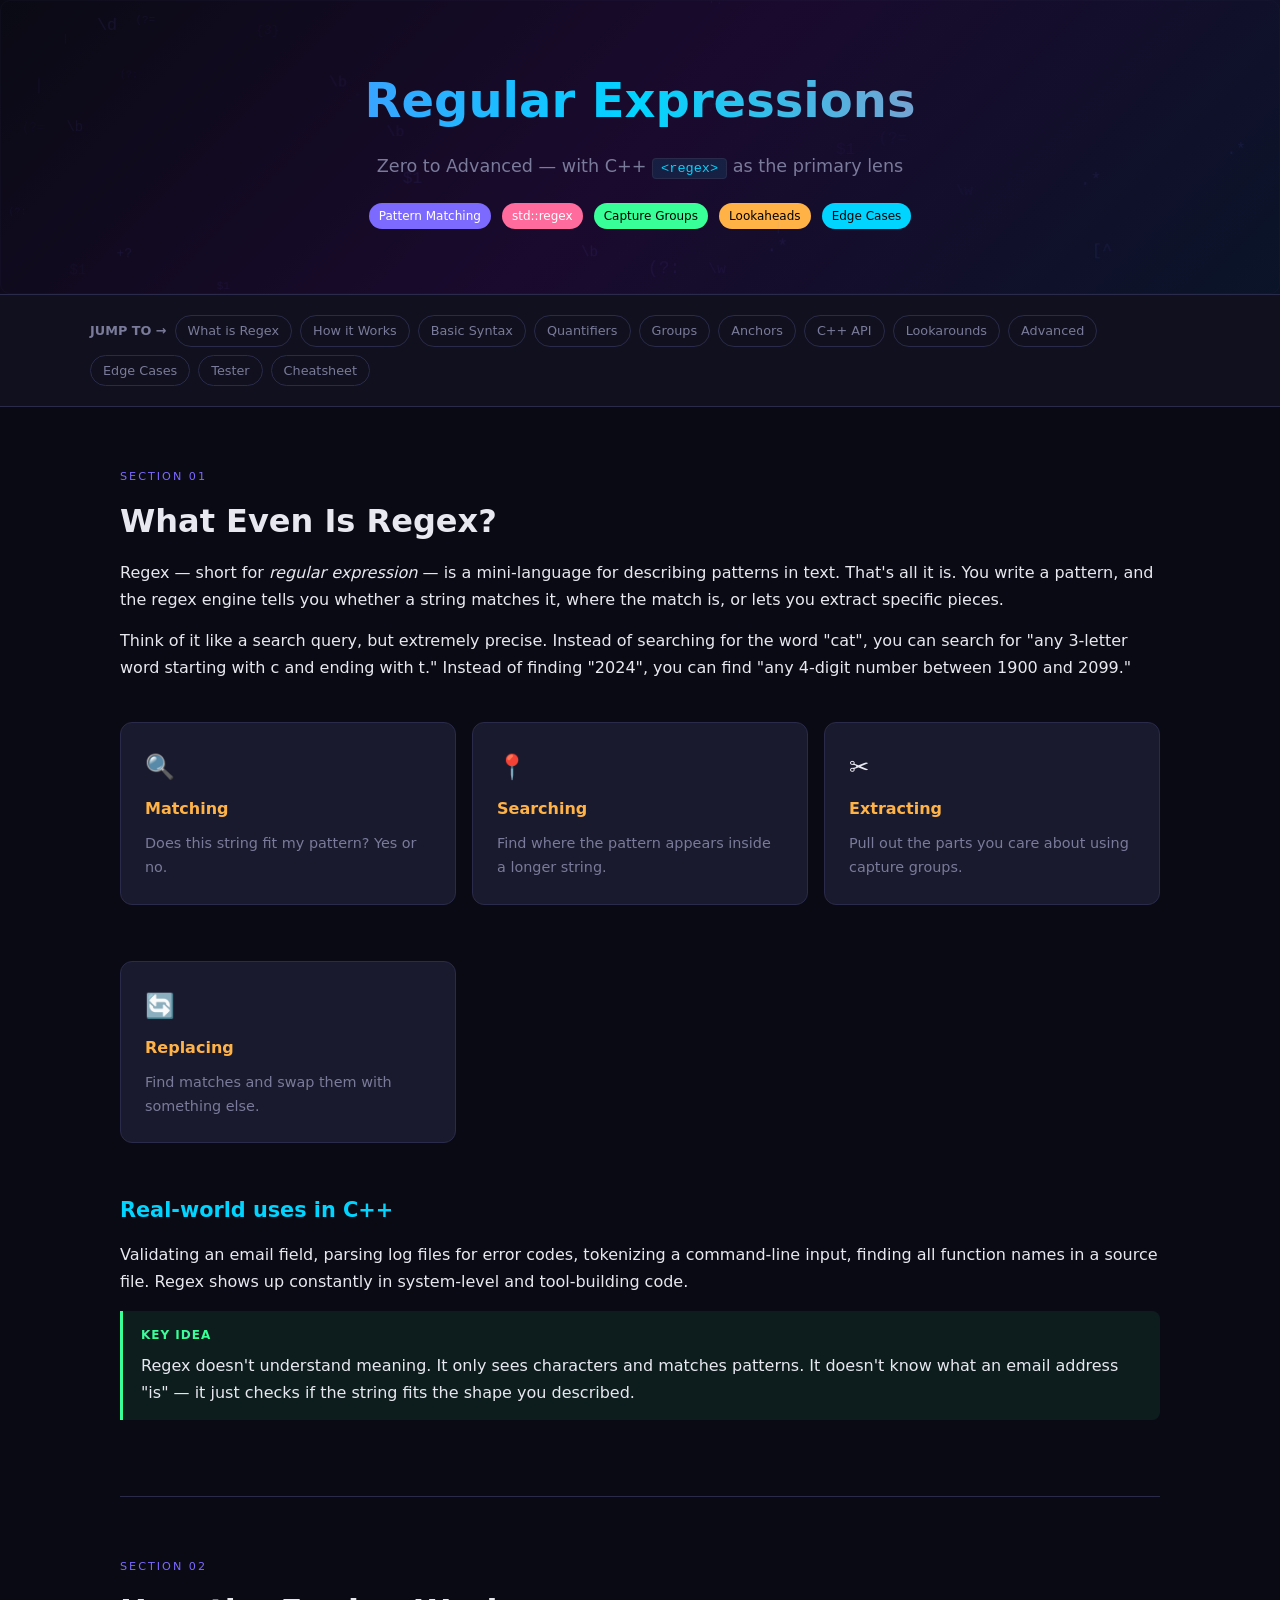
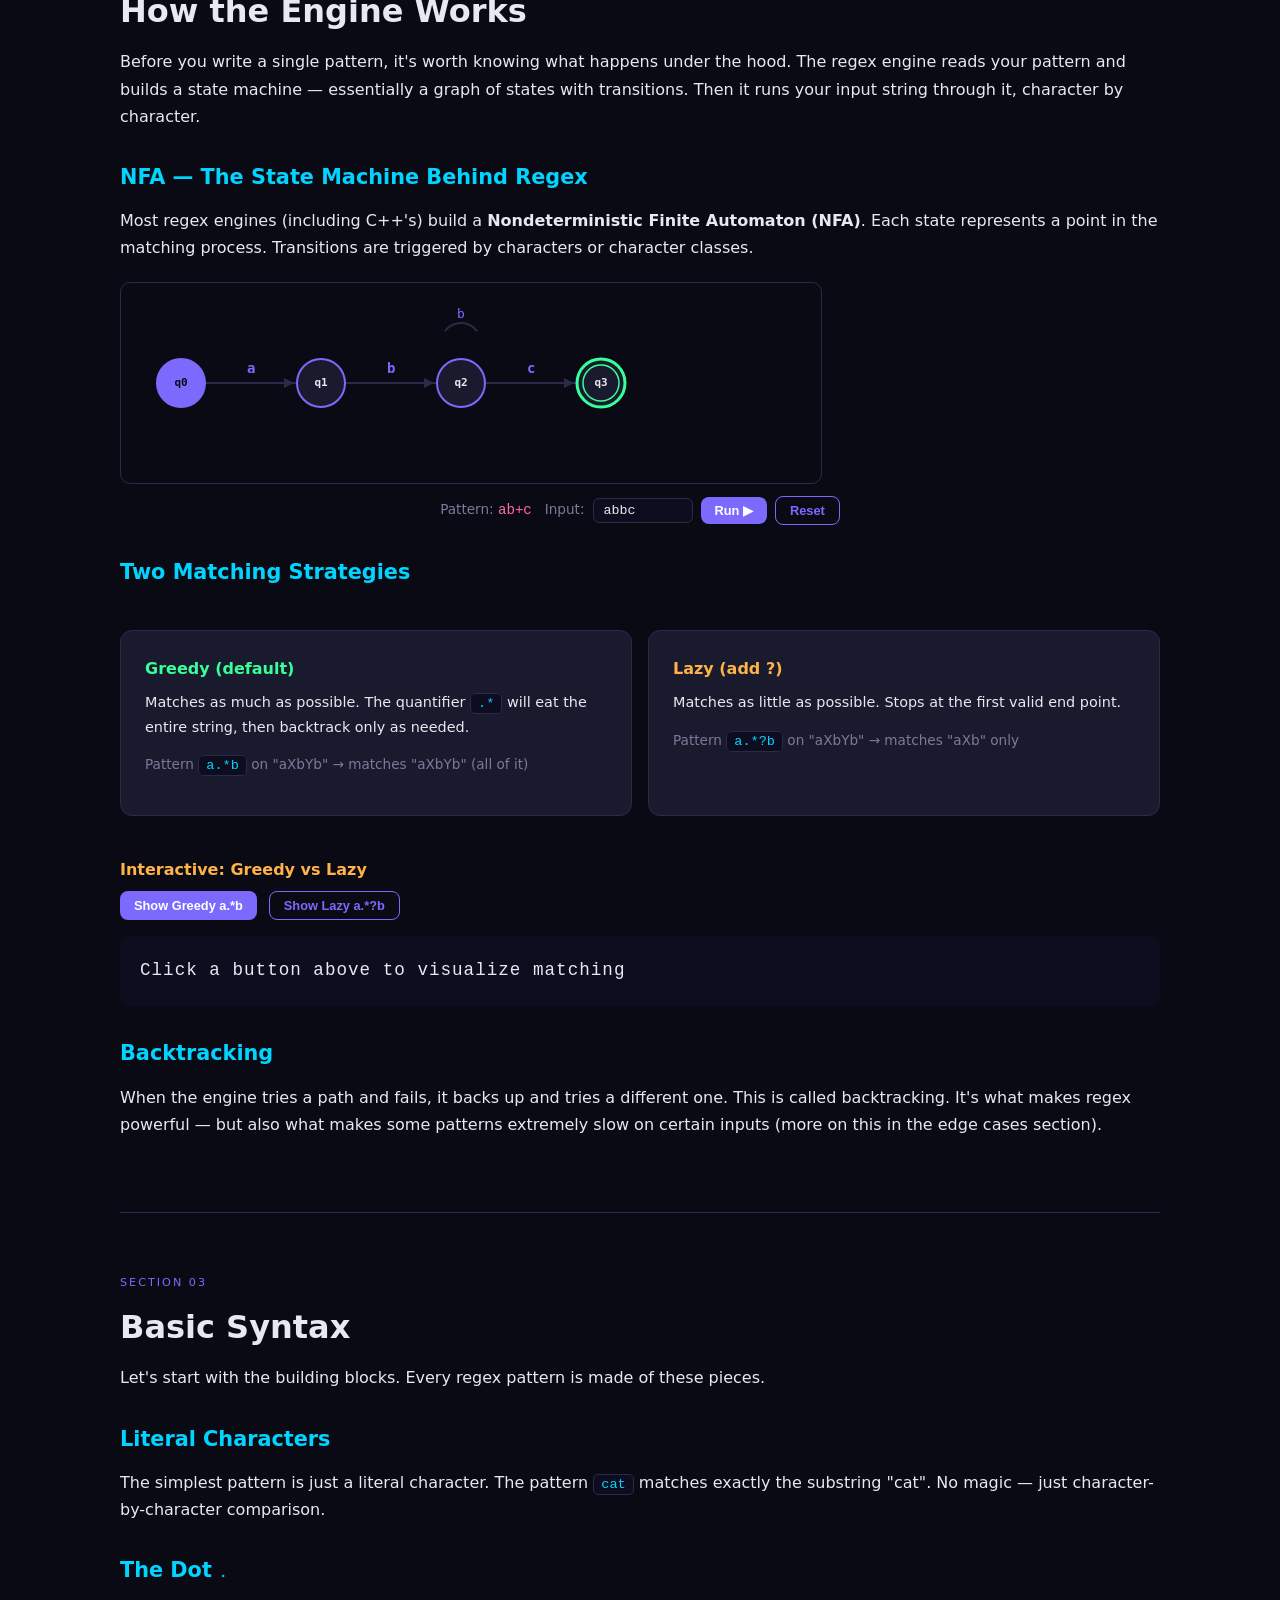
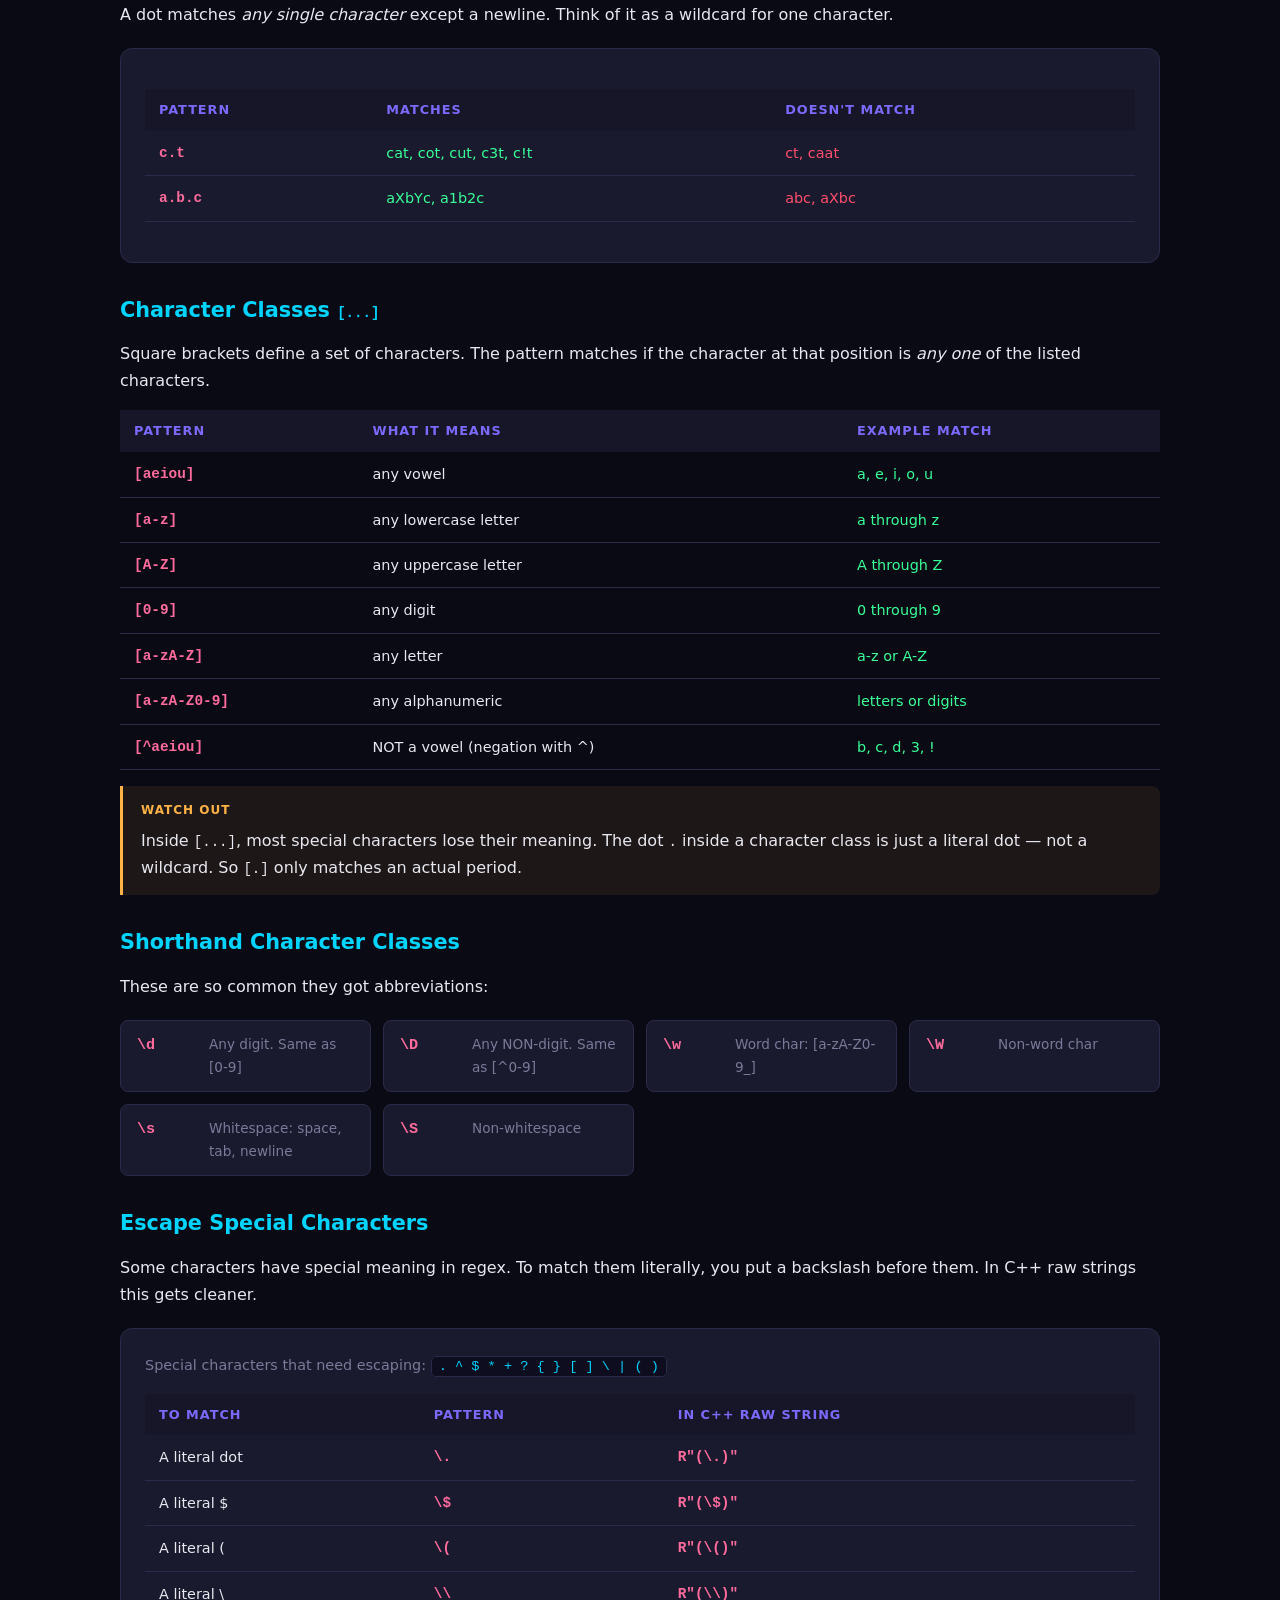
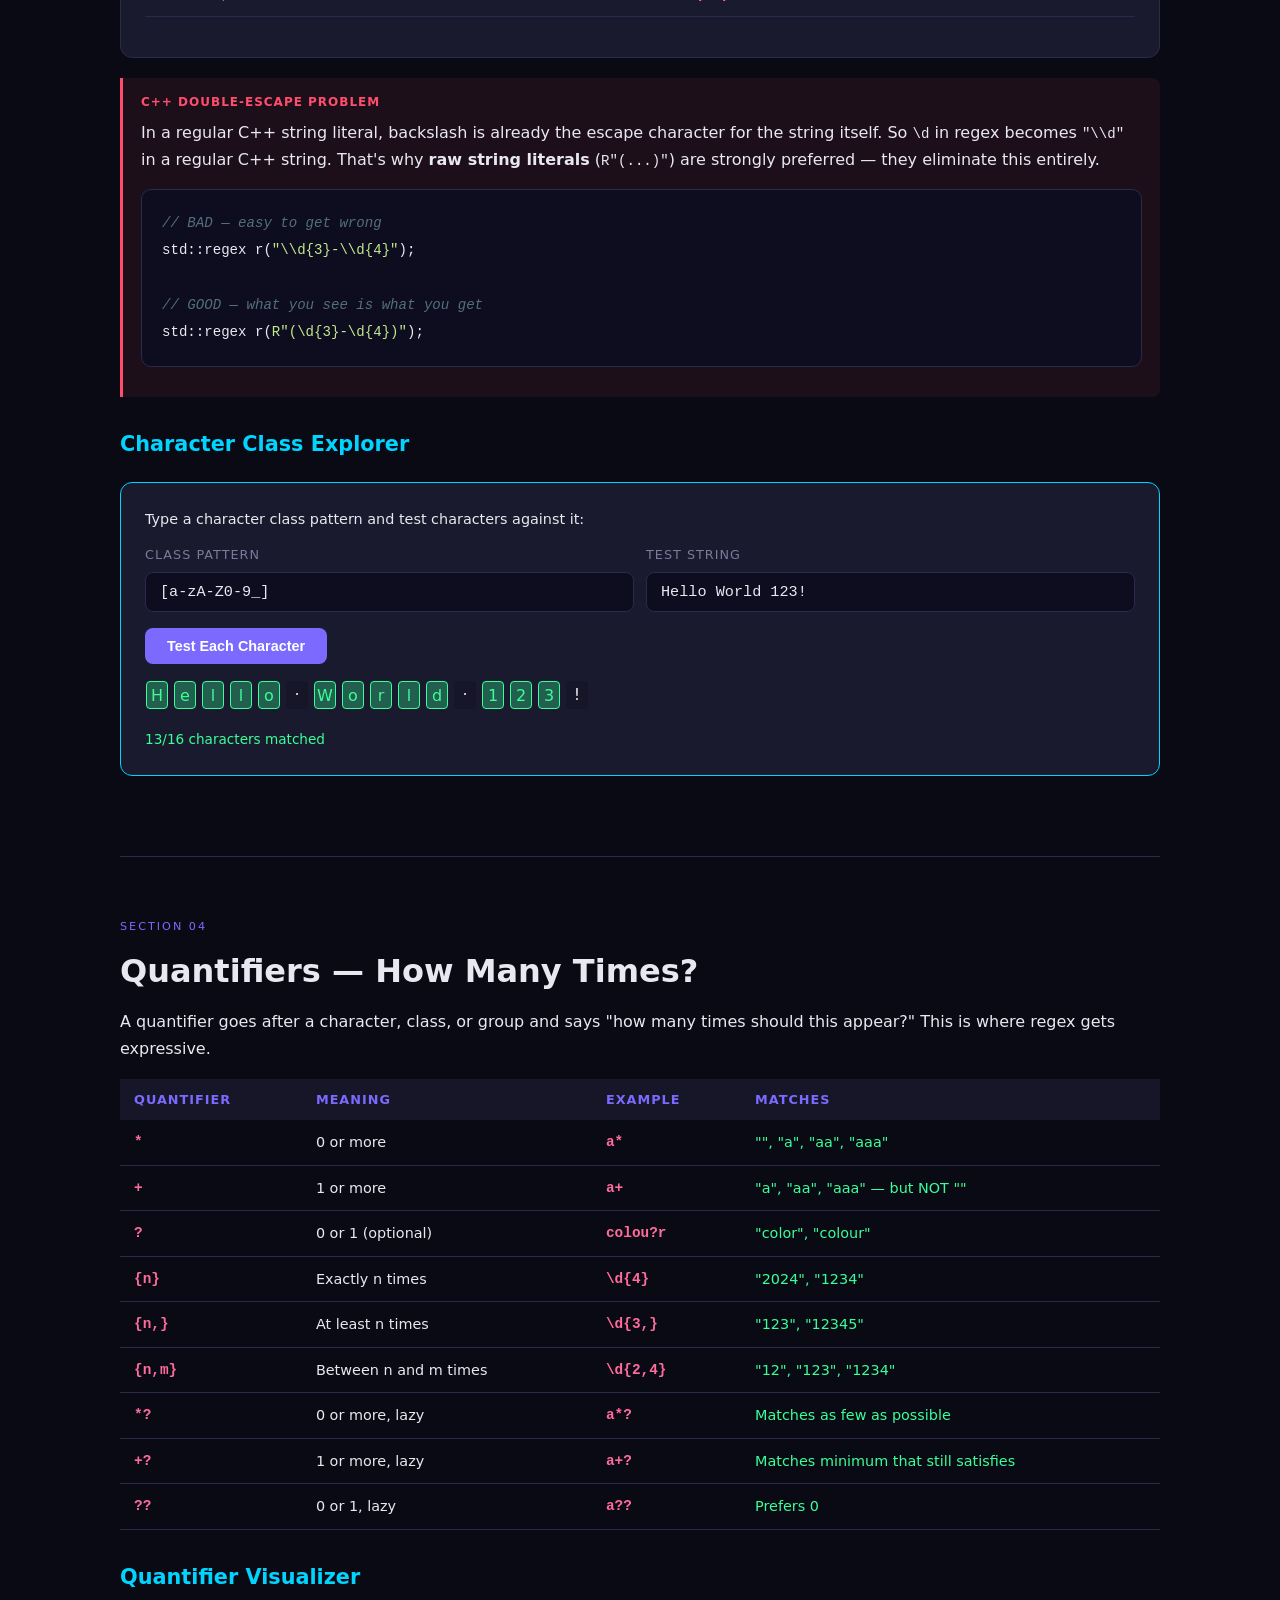
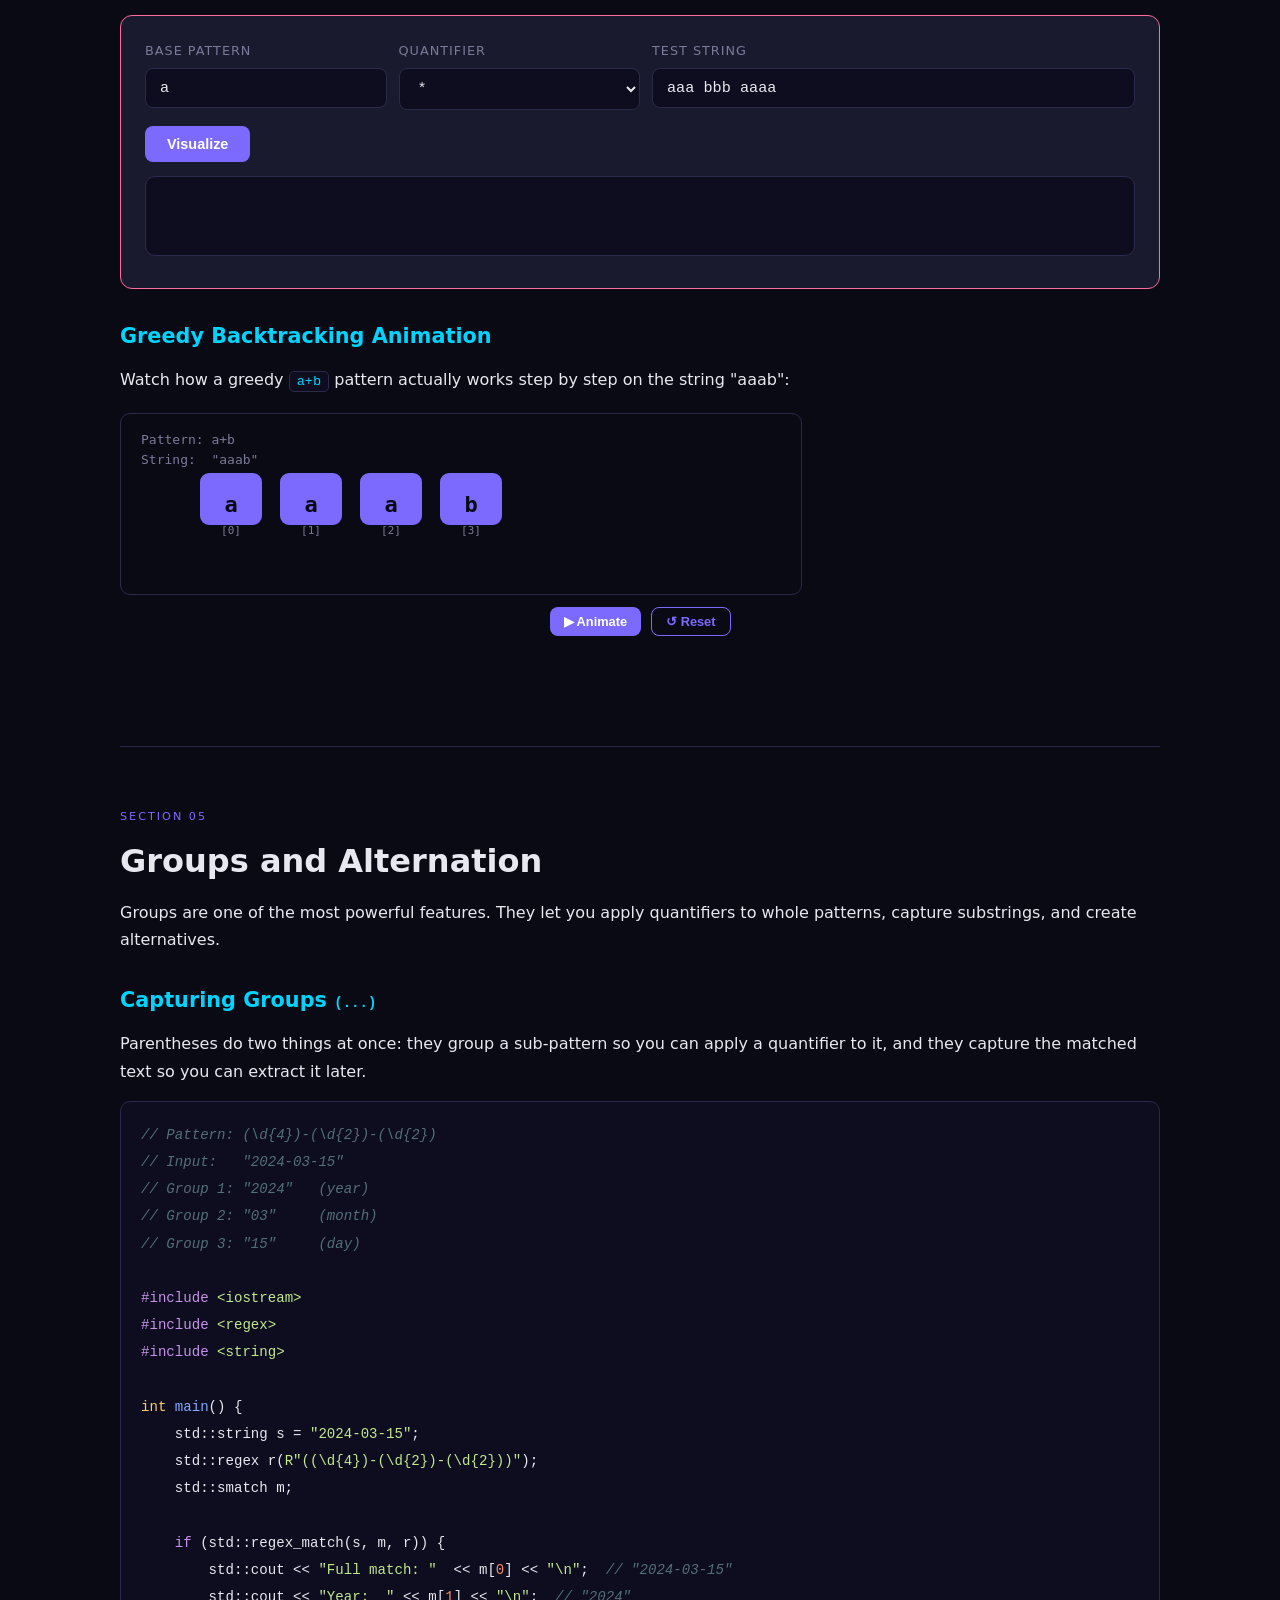
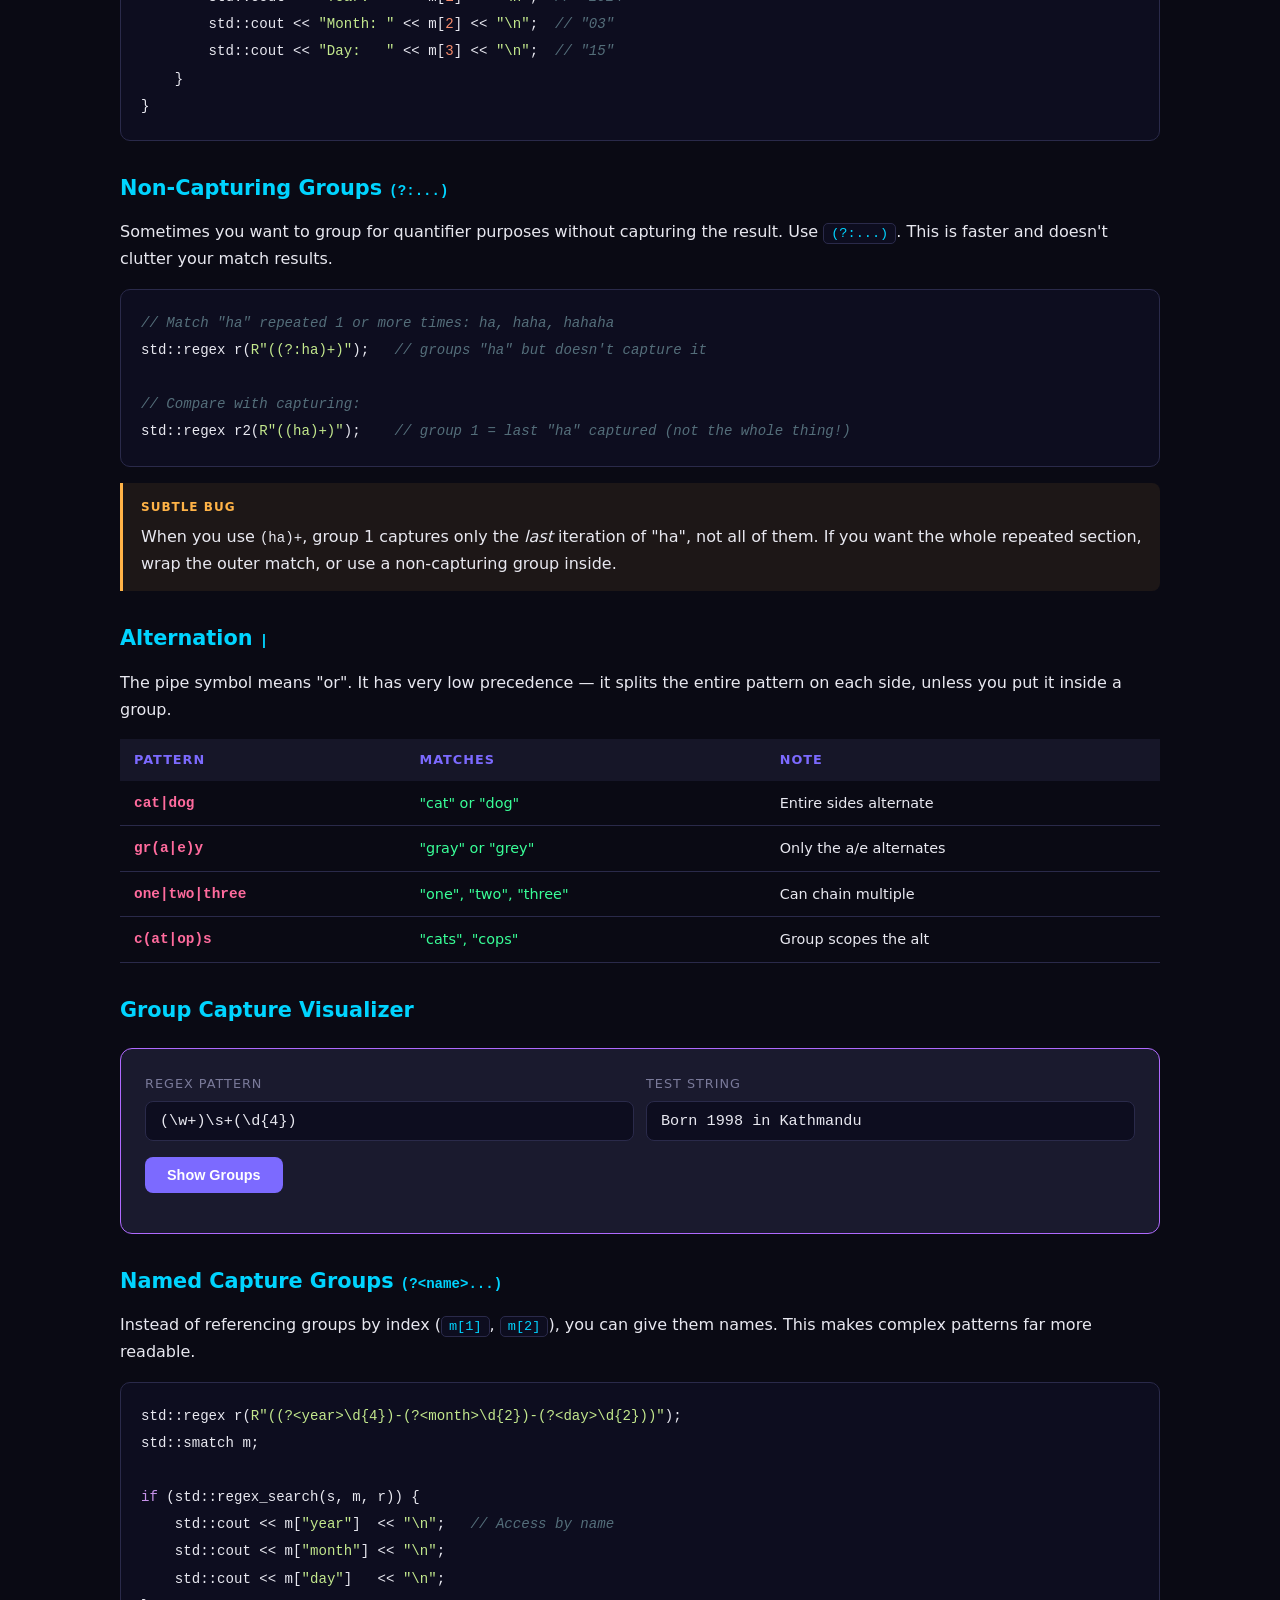
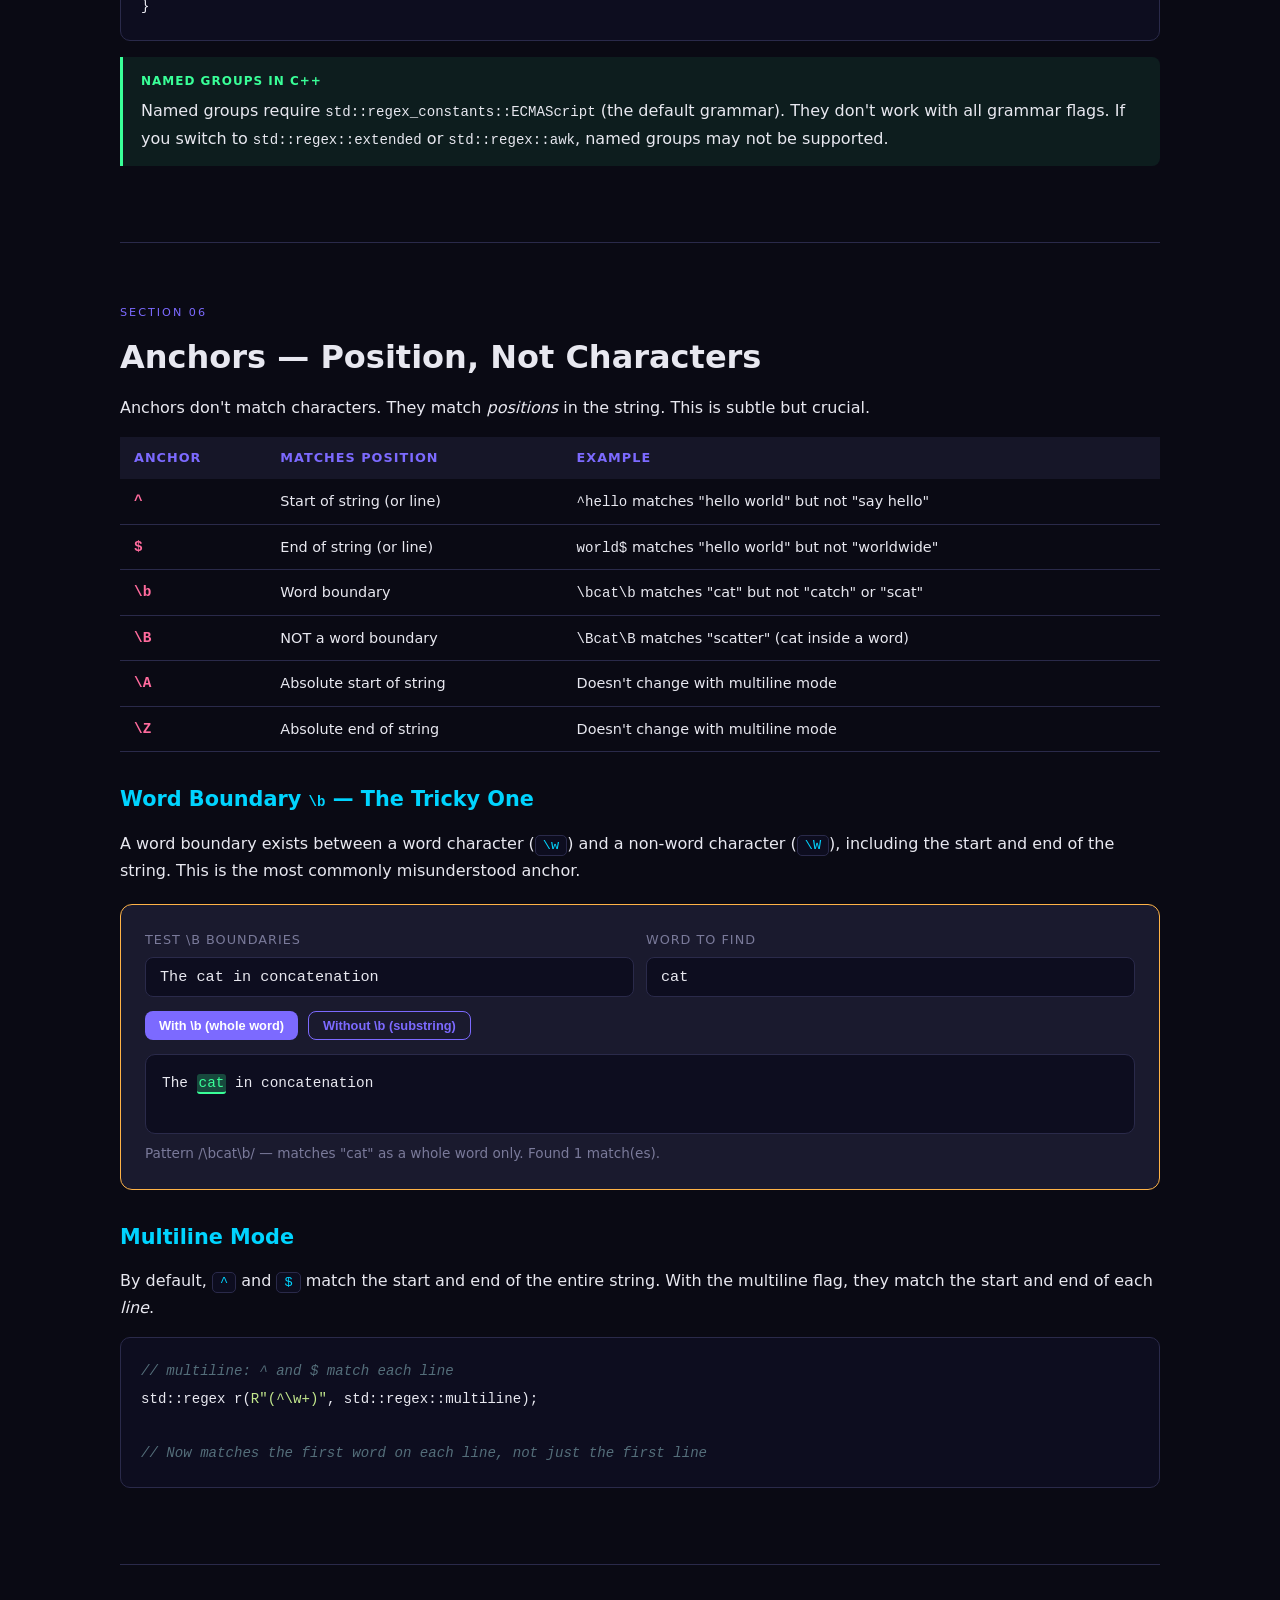
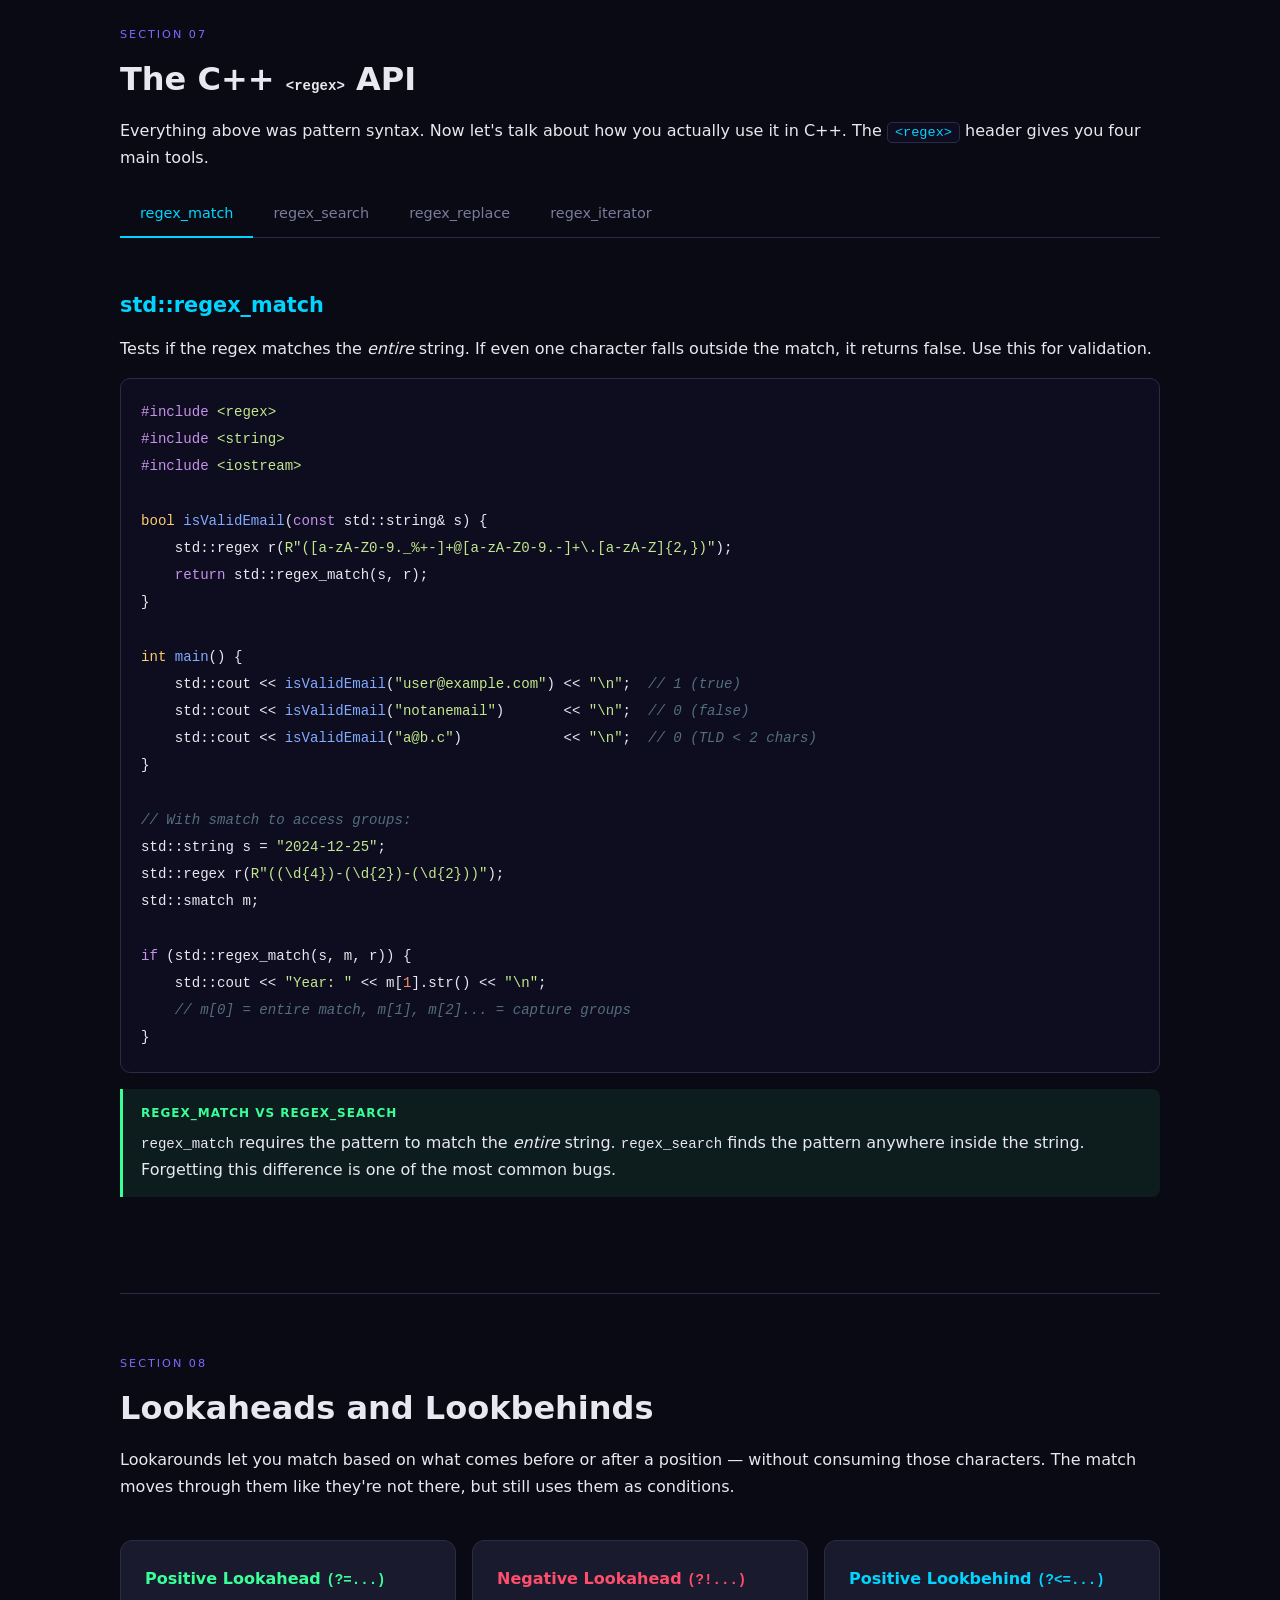
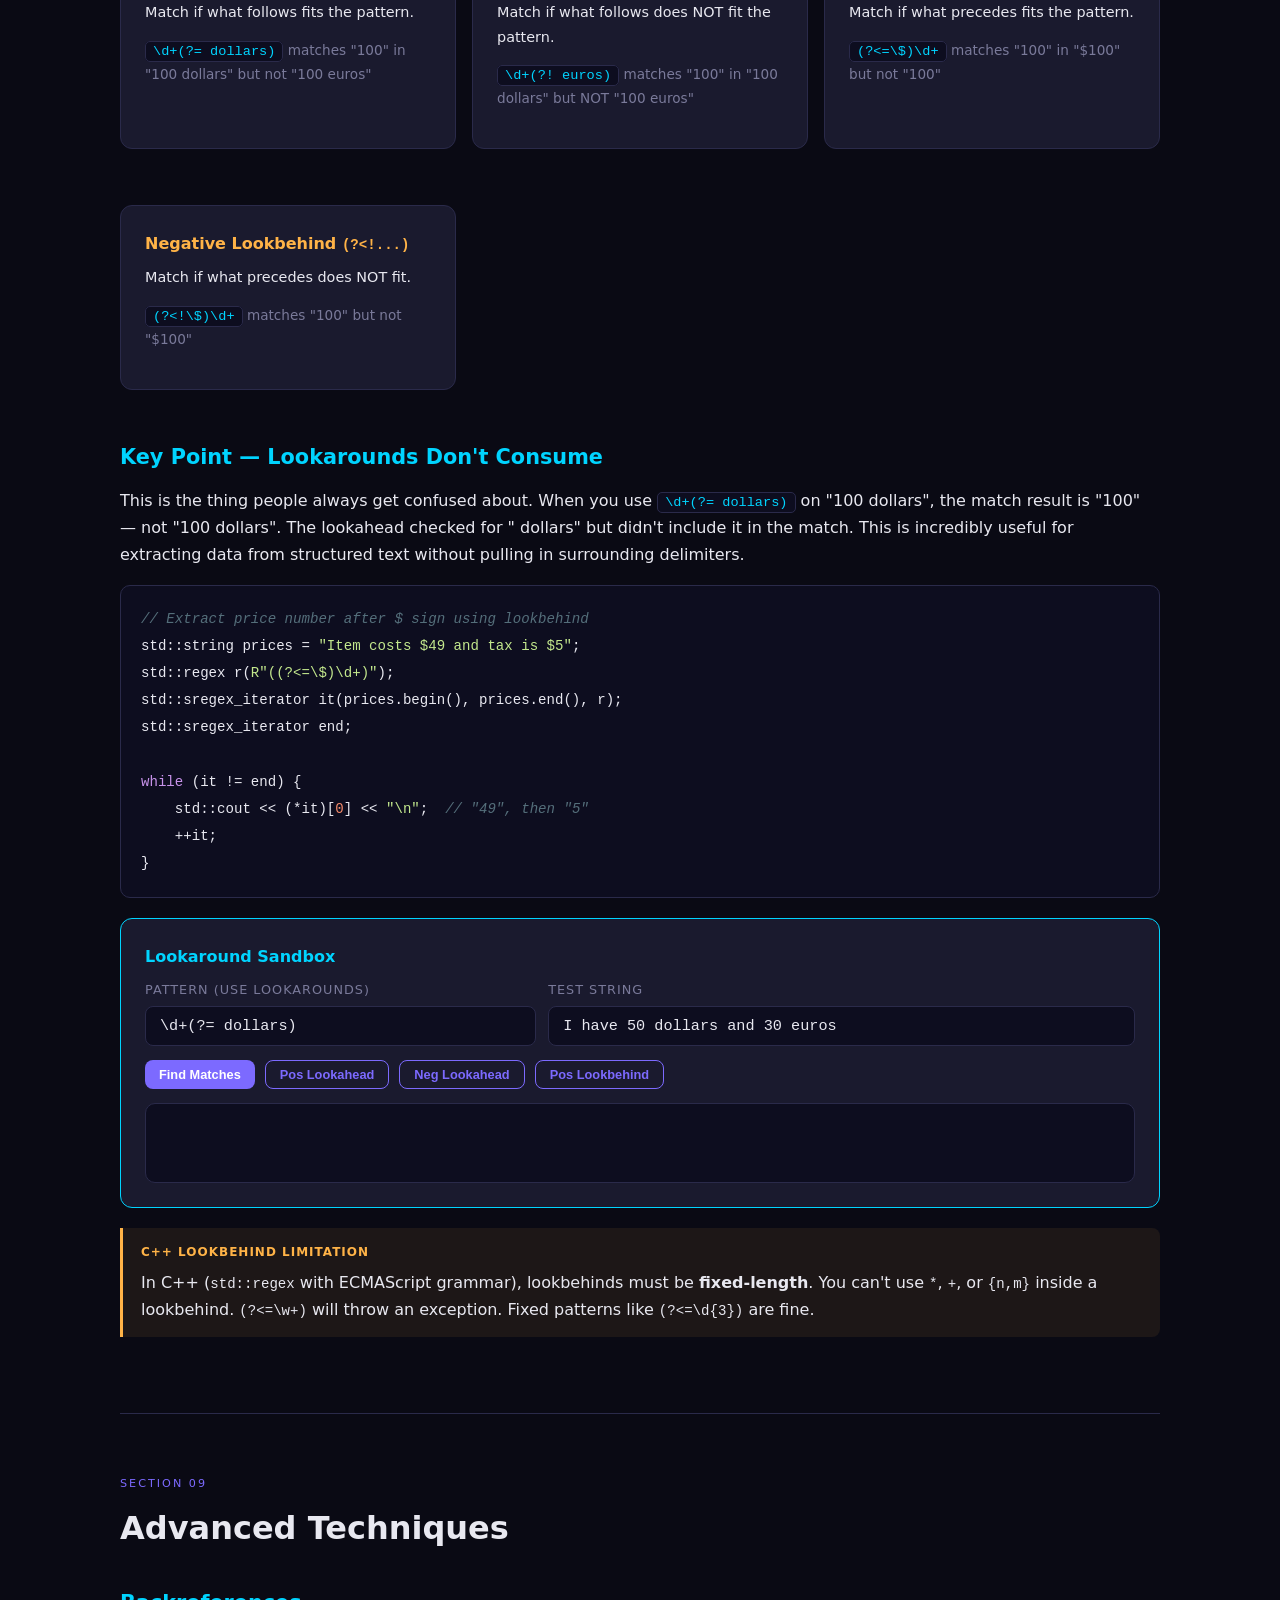
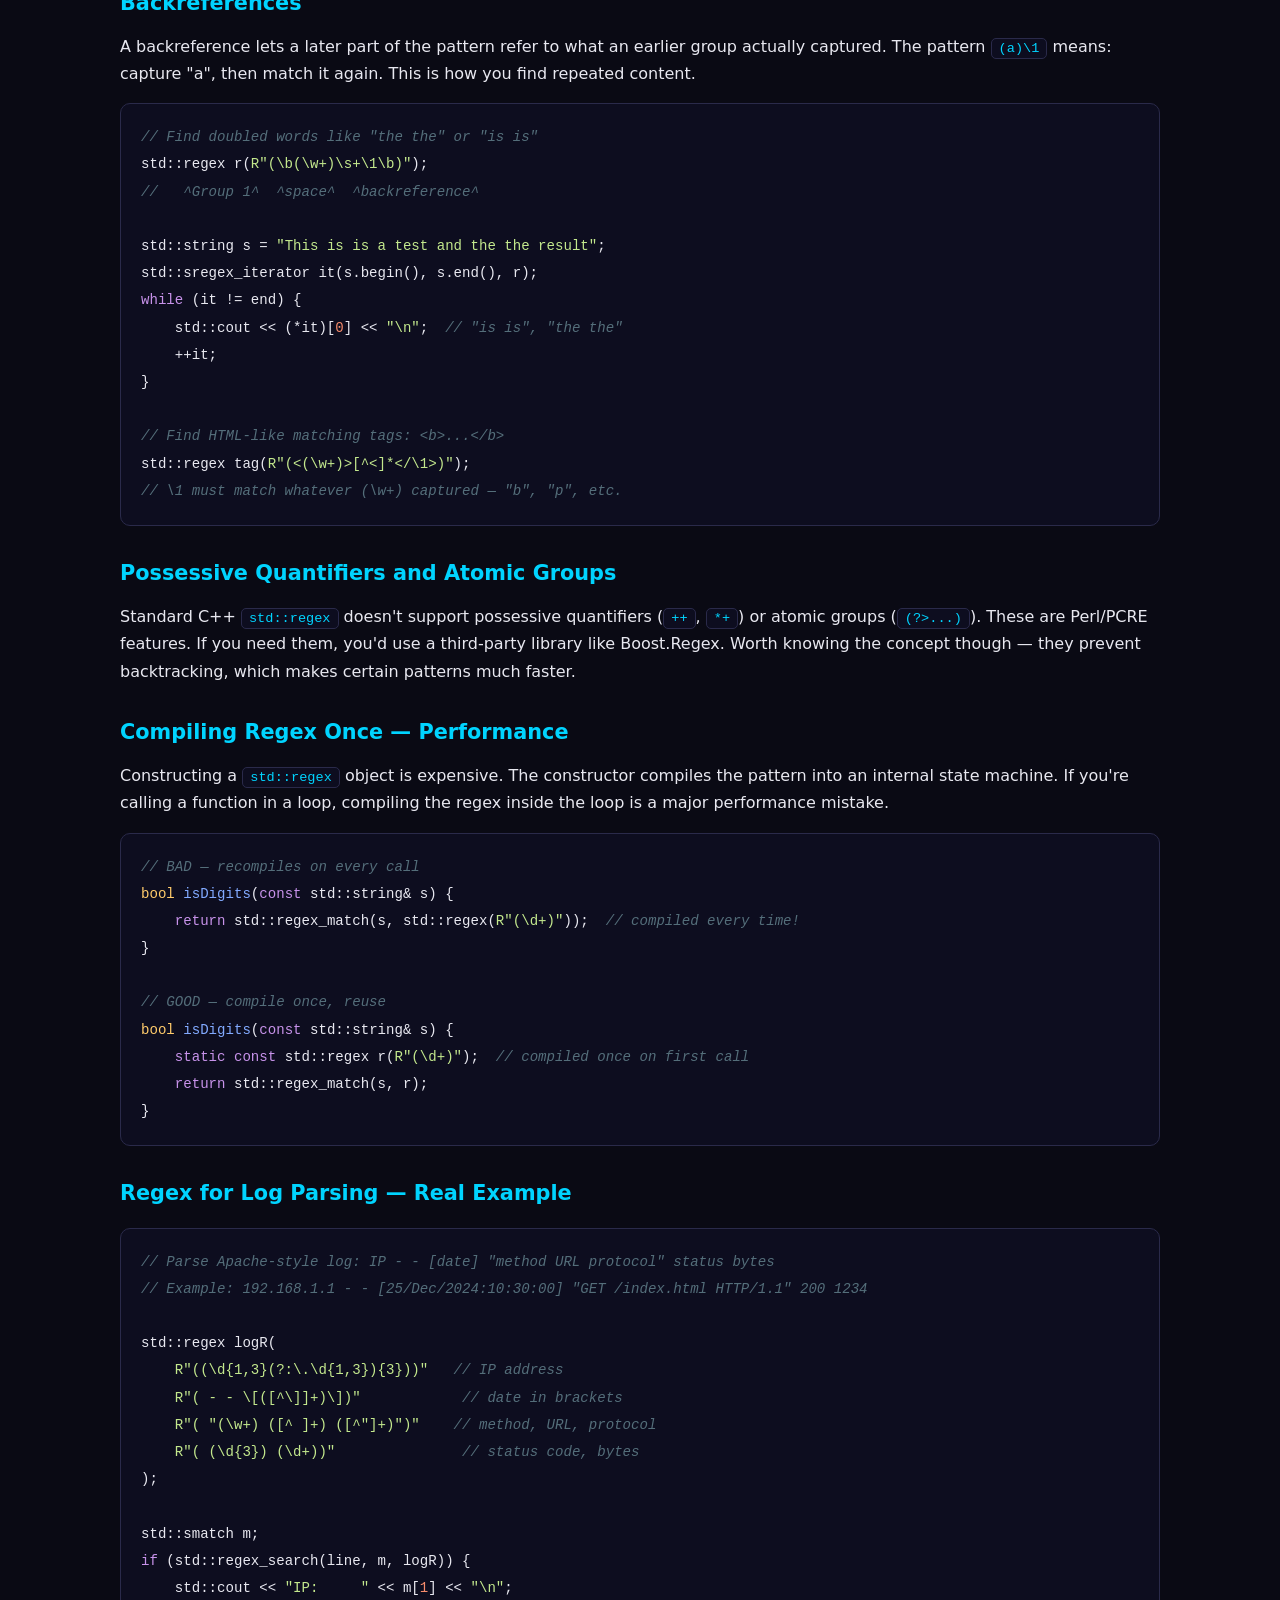
<file: notes/regex-cpp-notes.html>
<!DOCTYPE html>
<html lang="en">
<head>
<meta charset="UTF-8">
<meta name="viewport" content="width=device-width, initial-scale=1.0">
<title>Regex — From Zero to Advanced | C++ Focus</title>
<style>
  :root {
    --bg: #0a0a14;
    --bg2: #10101e;
    --bg3: #161628;
    --card: #1a1a2e;
    --border: #2a2a4a;
    --accent: #7c6aff;
    --accent2: #00d4ff;
    --accent3: #ff6b9d;
    --accent4: #39ff98;
    --accent5: #ffb347;
    --text: #e8e8f0;
    --muted: #7a7a9a;
    --code-bg: #0d0d1f;
    --green: #39ff98;
    --red: #ff4d6d;
    --yellow: #ffb347;
    --purple: #b06aff;
    --cyan: #00d4ff;
  }
  * { margin: 0; padding: 0; box-sizing: border-box; }
  html { scroll-behavior: smooth; }
  body {
    background: var(--bg);
    color: var(--text);
    font-family: 'Segoe UI', system-ui, sans-serif;
    font-size: 16px;
    line-height: 1.7;
  }

  /* HEADER */
  .hero {
    background: linear-gradient(135deg, #0a0a14 0%, #1a0a2e 50%, #0a1428 100%);
    padding: 60px 40px;
    text-align: center;
    border-bottom: 1px solid var(--border);
    position: relative;
    overflow: hidden;
  }
  .hero-canvas { position: absolute; top: 0; left: 0; width: 100%; height: 100%; opacity: 0.15; pointer-events: none; }
  .hero h1 { font-size: 3rem; font-weight: 800; background: linear-gradient(90deg, var(--accent), var(--accent2), var(--accent3)); -webkit-background-clip: text; -webkit-text-fill-color: transparent; background-clip: text; position: relative; }
  .hero p { color: var(--muted); font-size: 1.1rem; margin-top: 10px; position: relative; }
  .badge { display: inline-block; background: var(--accent); color: white; font-size: 0.75rem; padding: 3px 10px; border-radius: 20px; margin: 5px 3px; }

  /* NAV */
  .toc {
    background: var(--bg2);
    border-bottom: 1px solid var(--border);
    padding: 20px 40px;
    position: sticky;
    top: 0;
    z-index: 100;
  }
  .toc-inner { max-width: 1100px; margin: auto; display: flex; flex-wrap: wrap; gap: 8px; align-items: center; }
  .toc a {
    color: var(--muted);
    text-decoration: none;
    font-size: 0.8rem;
    padding: 4px 12px;
    border-radius: 20px;
    border: 1px solid var(--border);
    transition: all 0.2s;
  }
  .toc a:hover { color: var(--accent2); border-color: var(--accent2); }

  /* LAYOUT */
  .container { max-width: 1100px; margin: auto; padding: 0 30px; }
  section { padding: 60px 0; border-bottom: 1px solid var(--border); }

  /* SECTION HEADERS */
  .section-tag { font-size: 0.7rem; text-transform: uppercase; letter-spacing: 2px; color: var(--accent); margin-bottom: 8px; }
  h2 { font-size: 2rem; font-weight: 700; margin-bottom: 10px; }
  h3 { font-size: 1.3rem; font-weight: 600; color: var(--accent2); margin: 30px 0 12px; }
  h4 { font-size: 1rem; font-weight: 600; color: var(--yellow); margin: 20px 0 8px; }
  p { color: var(--text); margin-bottom: 14px; }

  /* CARDS */
  .card {
    background: var(--card);
    border: 1px solid var(--border);
    border-radius: 12px;
    padding: 24px;
    margin: 20px 0;
  }
  .card-grid { display: grid; grid-template-columns: repeat(auto-fit, minmax(280px, 1fr)); gap: 16px; margin: 20px 0; }

  /* CODE */
  pre {
    background: var(--code-bg);
    border: 1px solid var(--border);
    border-radius: 10px;
    padding: 20px;
    overflow-x: auto;
    margin: 16px 0;
    position: relative;
  }
  code { font-family: 'Cascadia Code', 'Fira Code', monospace; font-size: 0.88rem; line-height: 1.6; }
  p code, li code {
    background: var(--code-bg);
    border: 1px solid var(--border);
    padding: 2px 7px;
    border-radius: 5px;
    font-size: 0.85rem;
    color: var(--accent2);
  }
  .kw { color: #c792ea; }
  .fn { color: #82aaff; }
  .str { color: #c3e88d; }
  .cm { color: #546e7a; font-style: italic; }
  .num { color: #f78c6c; }
  .type { color: #ffcb6b; }
  .regex-lit { color: var(--accent3); }

  /* SYNTAX TABLE */
  .syn-table { width: 100%; border-collapse: collapse; margin: 16px 0; }
  .syn-table th { background: var(--bg3); color: var(--accent); font-size: 0.8rem; text-transform: uppercase; letter-spacing: 1px; padding: 10px 14px; text-align: left; }
  .syn-table td { padding: 10px 14px; border-bottom: 1px solid var(--border); font-size: 0.9rem; }
  .syn-table tr:hover td { background: var(--bg3); }
  .pat { color: var(--accent3); font-family: monospace; font-weight: 600; }
  .match { color: var(--green); }
  .nomatch { color: var(--red); }

  /* INTERACTIVE TESTER */
  .tester {
    background: var(--card);
    border: 1px solid var(--accent);
    border-radius: 14px;
    padding: 28px;
    margin: 30px 0;
  }
  .tester h3 { margin-top: 0; color: var(--accent); }
  .tester-grid { display: grid; grid-template-columns: 1fr 1fr; gap: 16px; margin-bottom: 16px; }
  .input-group { display: flex; flex-direction: column; gap: 6px; }
  .input-group label { font-size: 0.8rem; color: var(--muted); text-transform: uppercase; letter-spacing: 1px; }
  .input-group input, .input-group select {
    background: var(--code-bg);
    border: 1px solid var(--border);
    color: var(--text);
    padding: 10px 14px;
    border-radius: 8px;
    font-family: 'Cascadia Code', monospace;
    font-size: 0.95rem;
    outline: none;
    transition: border-color 0.2s;
  }
  .input-group input:focus, .input-group select:focus { border-color: var(--accent); }
  .result-box {
    background: var(--code-bg);
    border: 1px solid var(--border);
    border-radius: 10px;
    padding: 16px;
    min-height: 80px;
    font-family: monospace;
    font-size: 0.9rem;
    line-height: 1.8;
  }
  .highlight-match { background: rgba(57, 255, 152, 0.25); color: var(--green); border-radius: 3px; padding: 1px 2px; border-bottom: 2px solid var(--green); }
  .status-bar { display: flex; gap: 16px; margin-top: 10px; font-size: 0.85rem; }
  .status-ok { color: var(--green); }
  .status-err { color: var(--red); }
  .status-warn { color: var(--yellow); }

  /* BUTTONS */
  .btn {
    background: var(--accent);
    color: white;
    border: none;
    padding: 10px 22px;
    border-radius: 8px;
    cursor: pointer;
    font-size: 0.9rem;
    font-weight: 600;
    transition: all 0.2s;
  }
  .btn:hover { background: var(--purple); transform: translateY(-1px); }
  .btn-sm { padding: 6px 14px; font-size: 0.8rem; }
  .btn-outline {
    background: transparent;
    border: 1px solid var(--accent);
    color: var(--accent);
  }
  .btn-outline:hover { background: var(--accent); color: white; }

  /* CANVAS DEMOS */
  canvas {
    display: block;
    border-radius: 10px;
    border: 1px solid var(--border);
  }
  .canvas-wrap { text-align: center; margin: 20px 0; }
  .canvas-controls { display: flex; flex-wrap: wrap; gap: 10px; justify-content: center; margin-top: 12px; }
  .ctrl-group { display: flex; align-items: center; gap: 8px; font-size: 0.85rem; color: var(--muted); }
  .ctrl-group input[type=range] { accent-color: var(--accent); }

  /* STEP EXPLAINER */
  .steps { display: flex; flex-direction: column; gap: 0; margin: 20px 0; }
  .step {
    display: flex;
    gap: 16px;
    padding: 16px 0;
    border-bottom: 1px solid var(--border);
    cursor: pointer;
    transition: all 0.2s;
  }
  .step:hover { padding-left: 8px; }
  .step-num {
    width: 32px; height: 32px;
    background: var(--accent);
    border-radius: 50%;
    display: flex; align-items: center; justify-content: center;
    font-weight: 700; font-size: 0.85rem;
    flex-shrink: 0;
  }
  .step-content h4 { margin: 4px 0; color: var(--text); }
  .step-content p { margin: 0; color: var(--muted); font-size: 0.9rem; }

  /* MATCH VISUALIZER */
  .match-vis {
    background: var(--code-bg);
    border-radius: 10px;
    padding: 20px;
    margin: 16px 0;
    font-family: monospace;
    font-size: 1.1rem;
    letter-spacing: 1px;
  }
  .char-box {
    display: inline-block;
    width: 22px; height: 28px;
    text-align: center;
    line-height: 28px;
    border-radius: 4px;
    margin: 1px;
    transition: all 0.3s;
    color: var(--text);
    background: var(--bg3);
  }
  .char-matched { background: rgba(57,255,152,0.3); color: var(--green); border: 1px solid var(--green); }
  .char-group { background: rgba(124,106,255,0.3); color: var(--purple); border: 1px solid var(--purple); }
  .char-anchor { background: rgba(255,107,157,0.3); color: var(--accent3); border: 1px solid var(--accent3); }

  /* CALLOUTS */
  .callout {
    border-left: 3px solid var(--accent);
    background: rgba(124,106,255,0.08);
    padding: 14px 18px;
    border-radius: 0 8px 8px 0;
    margin: 16px 0;
  }
  .callout.warn { border-color: var(--yellow); background: rgba(255,179,71,0.08); }
  .callout.danger { border-color: var(--red); background: rgba(255,77,109,0.08); }
  .callout.tip { border-color: var(--green); background: rgba(57,255,152,0.08); }
  .callout-title { font-size: 0.75rem; text-transform: uppercase; letter-spacing: 1px; font-weight: 700; color: var(--accent); margin-bottom: 6px; }
  .callout.warn .callout-title { color: var(--yellow); }
  .callout.danger .callout-title { color: var(--red); }
  .callout.tip .callout-title { color: var(--green); }

  /* TABS */
  .tabs { display: flex; gap: 0; margin: 20px 0 0; border-bottom: 1px solid var(--border); }
  .tab {
    padding: 10px 20px;
    cursor: pointer;
    font-size: 0.9rem;
    color: var(--muted);
    border-bottom: 2px solid transparent;
    transition: all 0.2s;
    margin-bottom: -1px;
  }
  .tab.active { color: var(--accent2); border-bottom-color: var(--accent2); }
  .tab-content { display: none; padding: 20px 0; }
  .tab-content.active { display: block; }

  /* CHEATSHEET */
  .cheat-grid { display: grid; grid-template-columns: repeat(auto-fit, minmax(220px, 1fr)); gap: 12px; margin: 20px 0; }
  .cheat-item {
    background: var(--card);
    border: 1px solid var(--border);
    border-radius: 8px;
    padding: 12px 16px;
    display: flex;
    gap: 12px;
    align-items: flex-start;
  }
  .cheat-pat { font-family: monospace; color: var(--accent3); font-weight: 700; min-width: 60px; font-size: 0.95rem; }
  .cheat-desc { color: var(--muted); font-size: 0.85rem; }

  /* PROGRESS BAR */
  .progress-bar { background: var(--border); border-radius: 10px; height: 6px; margin: 10px 0; }
  .progress-fill { height: 100%; border-radius: 10px; background: linear-gradient(90deg, var(--accent), var(--accent2)); transition: width 0.3s; }

  /* QUIZ */
  .quiz-card {
    background: var(--card);
    border: 1px solid var(--border);
    border-radius: 12px;
    padding: 24px;
    margin: 16px 0;
  }
  .quiz-options { display: grid; grid-template-columns: 1fr 1fr; gap: 10px; margin: 16px 0; }
  .quiz-opt {
    background: var(--bg3);
    border: 1px solid var(--border);
    border-radius: 8px;
    padding: 10px 16px;
    cursor: pointer;
    transition: all 0.2s;
    font-family: monospace;
    font-size: 0.9rem;
  }
  .quiz-opt:hover { border-color: var(--accent); color: var(--accent); }
  .quiz-opt.correct { border-color: var(--green); color: var(--green); background: rgba(57,255,152,0.1); }
  .quiz-opt.wrong { border-color: var(--red); color: var(--red); background: rgba(255,77,109,0.1); }
  .quiz-feedback { margin-top: 12px; font-size: 0.9rem; min-height: 20px; }

  /* NFA VISUALIZER */
  .nfa-state {
    position: absolute;
    width: 50px; height: 50px;
    border-radius: 50%;
    border: 2px solid var(--accent);
    display: flex; align-items: center; justify-content: center;
    font-size: 0.8rem; font-weight: 700;
    transition: all 0.3s;
    background: var(--card);
    color: var(--text);
  }
  .nfa-state.active { background: var(--accent); color: white; box-shadow: 0 0 20px var(--accent); }
  .nfa-state.accept { border-width: 4px; border-color: var(--green); }
  .nfa-state.active.accept { background: var(--green); box-shadow: 0 0 20px var(--green); }

  ul { padding-left: 24px; margin-bottom: 14px; }
  li { margin-bottom: 6px; color: var(--text); }
  li::marker { color: var(--accent); }

  @media (max-width: 700px) {
    .hero h1 { font-size: 2rem; }
    .tester-grid { grid-template-columns: 1fr; }
    .quiz-options { grid-template-columns: 1fr; }
    h2 { font-size: 1.5rem; }
    .container { padding: 0 16px; }
  }
</style>
</head>
<body>

<!-- HERO -->
<div class="hero">
  <canvas class="hero-canvas" id="heroCanvas"></canvas>
  <h1>Regular Expressions</h1>
  <p>Zero to Advanced — with C++ <code style="color:var(--accent2);background:rgba(0,212,255,0.1);padding:2px 8px;border-radius:4px;">&lt;regex&gt;</code> as the primary lens</p>
  <div style="margin-top:16px;">
    <span class="badge">Pattern Matching</span>
    <span class="badge" style="background:var(--accent3)">std::regex</span>
    <span class="badge" style="background:var(--green);color:#000">Capture Groups</span>
    <span class="badge" style="background:var(--accent5);color:#000">Lookaheads</span>
    <span class="badge" style="background:var(--accent2);color:#000">Edge Cases</span>
  </div>
</div>

<!-- TOC -->
<nav class="toc">
  <div class="toc-inner">
    <span style="color:var(--muted);font-size:0.8rem;font-weight:600;">JUMP TO →</span>
    <a href="#s1">What is Regex</a>
    <a href="#s2">How it Works</a>
    <a href="#s3">Basic Syntax</a>
    <a href="#s4">Quantifiers</a>
    <a href="#s5">Groups</a>
    <a href="#s6">Anchors</a>
    <a href="#s7">C++ API</a>
    <a href="#s8">Lookarounds</a>
    <a href="#s9">Advanced</a>
    <a href="#s10">Edge Cases</a>
    <a href="#s11">Tester</a>
    <a href="#s12">Cheatsheet</a>
  </div>
</nav>

<div class="container">

<!-- SECTION 1: WHAT IS REGEX -->
<section id="s1">
  <div class="section-tag">Section 01</div>
  <h2>What Even Is Regex?</h2>
  <p>Regex — short for <em>regular expression</em> — is a mini-language for describing patterns in text. That's all it is. You write a pattern, and the regex engine tells you whether a string matches it, where the match is, or lets you extract specific pieces.</p>
  <p>Think of it like a search query, but extremely precise. Instead of searching for the word "cat", you can search for "any 3-letter word starting with c and ending with t." Instead of finding "2024", you can find "any 4-digit number between 1900 and 2099."</p>

  <div class="card-grid">
    <div class="card">
      <div style="font-size:1.5rem;margin-bottom:8px;">🔍</div>
      <h4 style="margin-top:0">Matching</h4>
      <p style="margin:0;font-size:0.9rem;color:var(--muted)">Does this string fit my pattern? Yes or no.</p>
    </div>
    <div class="card">
      <div style="font-size:1.5rem;margin-bottom:8px;">📍</div>
      <h4 style="margin-top:0">Searching</h4>
      <p style="margin:0;font-size:0.9rem;color:var(--muted)">Find where the pattern appears inside a longer string.</p>
    </div>
    <div class="card">
      <div style="font-size:1.5rem;margin-bottom:8px;">✂️</div>
      <h4 style="margin-top:0">Extracting</h4>
      <p style="margin:0;font-size:0.9rem;color:var(--muted)">Pull out the parts you care about using capture groups.</p>
    </div>
    <div class="card">
      <div style="font-size:1.5rem;margin-bottom:8px;">🔄</div>
      <h4 style="margin-top:0">Replacing</h4>
      <p style="margin:0;font-size:0.9rem;color:var(--muted)">Find matches and swap them with something else.</p>
    </div>
  </div>

  <h3>Real-world uses in C++</h3>
  <p>Validating an email field, parsing log files for error codes, tokenizing a command-line input, finding all function names in a source file. Regex shows up constantly in system-level and tool-building code.</p>

  <div class="callout tip">
    <div class="callout-title">Key Idea</div>
    Regex doesn't understand meaning. It only sees characters and matches patterns. It doesn't know what an email address "is" — it just checks if the string fits the shape you described.
  </div>
</section>

<!-- SECTION 2: HOW IT WORKS INTERNALLY -->
<section id="s2">
  <div class="section-tag">Section 02</div>
  <h2>How the Engine Works</h2>
  <p>Before you write a single pattern, it's worth knowing what happens under the hood. The regex engine reads your pattern and builds a state machine — essentially a graph of states with transitions. Then it runs your input string through it, character by character.</p>

  <h3>NFA — The State Machine Behind Regex</h3>
  <p>Most regex engines (including C++'s) build a <strong>Nondeterministic Finite Automaton (NFA)</strong>. Each state represents a point in the matching process. Transitions are triggered by characters or character classes.</p>

  <div class="canvas-wrap">
    <canvas id="nfaCanvas" width="700" height="200"></canvas>
    <div class="canvas-controls">
      <div class="ctrl-group">
        <span>Pattern: <code style="color:var(--accent3)">ab+c</code> &nbsp; Input:</span>
        <input type="text" id="nfaInput" value="abbc" style="background:var(--code-bg);border:1px solid var(--border);color:var(--text);padding:4px 10px;border-radius:6px;font-family:monospace;width:100px;outline:none;">
        <button class="btn btn-sm" onclick="runNFA()">Run ▶</button>
        <button class="btn btn-sm btn-outline" onclick="resetNFA()">Reset</button>
      </div>
    </div>
    <div id="nfaStatus" style="margin-top:10px;font-size:0.9rem;color:var(--muted);"></div>
  </div>

  <h3>Two Matching Strategies</h3>
  <div class="card-grid">
    <div class="card">
      <h4 style="margin-top:0;color:var(--green)">Greedy (default)</h4>
      <p style="font-size:0.9rem;">Matches as much as possible. The quantifier <code>.*</code> will eat the entire string, then backtrack only as needed.</p>
      <p style="font-size:0.85rem;color:var(--muted);">Pattern <code>a.*b</code> on "aXbYb" → matches "aXbYb" (all of it)</p>
    </div>
    <div class="card">
      <h4 style="margin-top:0;color:var(--yellow)">Lazy (add ?)</h4>
      <p style="font-size:0.9rem;">Matches as little as possible. Stops at the first valid end point.</p>
      <p style="font-size:0.85rem;color:var(--muted);">Pattern <code>a.*?b</code> on "aXbYb" → matches "aXb" only</p>
    </div>
  </div>

  <div id="greedyVis" style="margin:20px 0;">
    <h4>Interactive: Greedy vs Lazy</h4>
    <div style="display:flex;gap:12px;flex-wrap:wrap;margin-bottom:12px;">
      <button class="btn btn-sm" onclick="showGreedy('greedy')">Show Greedy a.*b</button>
      <button class="btn btn-sm btn-outline" onclick="showGreedy('lazy')">Show Lazy a.*?b</button>
    </div>
    <div class="match-vis" id="greedyDisplay">Click a button above to visualize matching</div>
    <div id="greedyExplain" style="font-size:0.9rem;color:var(--muted);margin-top:8px;"></div>
  </div>

  <h3>Backtracking</h3>
  <p>When the engine tries a path and fails, it backs up and tries a different one. This is called backtracking. It's what makes regex powerful — but also what makes some patterns extremely slow on certain inputs (more on this in the edge cases section).</p>
</section>

<!-- SECTION 3: BASIC SYNTAX -->
<section id="s3">
  <div class="section-tag">Section 03</div>
  <h2>Basic Syntax</h2>
  <p>Let's start with the building blocks. Every regex pattern is made of these pieces.</p>

  <h3>Literal Characters</h3>
  <p>The simplest pattern is just a literal character. The pattern <code>cat</code> matches exactly the substring "cat". No magic — just character-by-character comparison.</p>

  <h3>The Dot <code>.</code></h3>
  <p>A dot matches <em>any single character</em> except a newline. Think of it as a wildcard for one character.</p>

  <div class="card">
    <table class="syn-table">
      <tr><th>Pattern</th><th>Matches</th><th>Doesn't Match</th></tr>
      <tr><td class="pat">c.t</td><td class="match">cat, cot, cut, c3t, c!t</td><td class="nomatch">ct, caat</td></tr>
      <tr><td class="pat">a.b.c</td><td class="match">aXbYc, a1b2c</td><td class="nomatch">abc, aXbc</td></tr>
    </table>
  </div>

  <h3>Character Classes <code>[...]</code></h3>
  <p>Square brackets define a set of characters. The pattern matches if the character at that position is <em>any one</em> of the listed characters.</p>

  <table class="syn-table">
    <tr><th>Pattern</th><th>What It Means</th><th>Example Match</th></tr>
    <tr><td class="pat">[aeiou]</td><td>any vowel</td><td class="match">a, e, i, o, u</td></tr>
    <tr><td class="pat">[a-z]</td><td>any lowercase letter</td><td class="match">a through z</td></tr>
    <tr><td class="pat">[A-Z]</td><td>any uppercase letter</td><td class="match">A through Z</td></tr>
    <tr><td class="pat">[0-9]</td><td>any digit</td><td class="match">0 through 9</td></tr>
    <tr><td class="pat">[a-zA-Z]</td><td>any letter</td><td class="match">a-z or A-Z</td></tr>
    <tr><td class="pat">[a-zA-Z0-9]</td><td>any alphanumeric</td><td class="match">letters or digits</td></tr>
    <tr><td class="pat">[^aeiou]</td><td>NOT a vowel (negation with ^)</td><td class="match">b, c, d, 3, !</td></tr>
  </table>

  <div class="callout warn">
    <div class="callout-title">Watch Out</div>
    Inside <code>[...]</code>, most special characters lose their meaning. The dot <code>.</code> inside a character class is just a literal dot — not a wildcard. So <code>[.]</code> only matches an actual period.
  </div>

  <h3>Shorthand Character Classes</h3>
  <p>These are so common they got abbreviations:</p>

  <div class="cheat-grid">
    <div class="cheat-item"><span class="cheat-pat">\d</span><span class="cheat-desc">Any digit. Same as [0-9]</span></div>
    <div class="cheat-item"><span class="cheat-pat">\D</span><span class="cheat-desc">Any NON-digit. Same as [^0-9]</span></div>
    <div class="cheat-item"><span class="cheat-pat">\w</span><span class="cheat-desc">Word char: [a-zA-Z0-9_]</span></div>
    <div class="cheat-item"><span class="cheat-pat">\W</span><span class="cheat-desc">Non-word char</span></div>
    <div class="cheat-item"><span class="cheat-pat">\s</span><span class="cheat-desc">Whitespace: space, tab, newline</span></div>
    <div class="cheat-item"><span class="cheat-pat">\S</span><span class="cheat-desc">Non-whitespace</span></div>
  </div>

  <h3>Escape Special Characters</h3>
  <p>Some characters have special meaning in regex. To match them literally, you put a backslash before them. In C++ raw strings this gets cleaner.</p>

  <div class="card">
    <p style="margin:0 0 12px;font-size:0.9rem;color:var(--muted);">Special characters that need escaping: <code>. ^ $ * + ? { } [ ] \ | ( )</code></p>
    <table class="syn-table">
      <tr><th>To match</th><th>Pattern</th><th>In C++ raw string</th></tr>
      <tr><td>A literal dot</td><td class="pat">\.</td><td class="pat">R"(\.)"</td></tr>
      <tr><td>A literal $</td><td class="pat">\$</td><td class="pat">R"(\$)"</td></tr>
      <tr><td>A literal (</td><td class="pat">\(</td><td class="pat">R"(\()"</td></tr>
      <tr><td>A literal \</td><td class="pat">\\</td><td class="pat">R"(\\)"</td></tr>
    </table>
  </div>

  <div class="callout danger">
    <div class="callout-title">C++ Double-Escape Problem</div>
    In a regular C++ string literal, backslash is already the escape character for the string itself. So <code>\d</code> in regex becomes <code>"\\d"</code> in a regular C++ string. That's why <strong>raw string literals</strong> (<code>R"(...)"</code>) are strongly preferred — they eliminate this entirely.
    <pre><code><span class="cm">// BAD — easy to get wrong</span>
std::regex r(<span class="str">"\\d{3}-\\d{4}"</span>);

<span class="cm">// GOOD — what you see is what you get</span>
std::regex r(<span class="str">R"(\d{3}-\d{4})"</span>);</code></pre>
  </div>

  <!-- Interactive char class demo -->
  <h3>Character Class Explorer</h3>
  <div class="card" style="border-color:var(--accent2);">
    <p style="margin:0 0 12px;font-size:0.9rem;">Type a character class pattern and test characters against it:</p>
    <div style="display:flex;gap:12px;flex-wrap:wrap;margin-bottom:16px;">
      <div class="input-group" style="flex:1;min-width:150px;">
        <label>Class Pattern</label>
        <input type="text" id="classPattern" value="[a-zA-Z0-9_]" placeholder="e.g. [a-z0-9]">
      </div>
      <div class="input-group" style="flex:1;min-width:150px;">
        <label>Test String</label>
        <input type="text" id="classTest" value="Hello World 123!">
      </div>
    </div>
    <button class="btn" onclick="testClass()">Test Each Character</button>
    <div id="classResult" style="margin-top:16px;display:flex;flex-wrap:wrap;gap:4px;min-height:40px;"></div>
    <div id="classStatus" style="margin-top:8px;font-size:0.85rem;color:var(--muted);"></div>
  </div>
</section>

<!-- SECTION 4: QUANTIFIERS -->
<section id="s4">
  <div class="section-tag">Section 04</div>
  <h2>Quantifiers — How Many Times?</h2>
  <p>A quantifier goes after a character, class, or group and says "how many times should this appear?" This is where regex gets expressive.</p>

  <table class="syn-table">
    <tr><th>Quantifier</th><th>Meaning</th><th>Example</th><th>Matches</th></tr>
    <tr><td class="pat">*</td><td>0 or more</td><td class="pat">a*</td><td class="match">"", "a", "aa", "aaa"</td></tr>
    <tr><td class="pat">+</td><td>1 or more</td><td class="pat">a+</td><td class="match">"a", "aa", "aaa" — but NOT ""</td></tr>
    <tr><td class="pat">?</td><td>0 or 1 (optional)</td><td class="pat">colou?r</td><td class="match">"color", "colour"</td></tr>
    <tr><td class="pat">{n}</td><td>Exactly n times</td><td class="pat">\d{4}</td><td class="match">"2024", "1234"</td></tr>
    <tr><td class="pat">{n,}</td><td>At least n times</td><td class="pat">\d{3,}</td><td class="match">"123", "12345"</td></tr>
    <tr><td class="pat">{n,m}</td><td>Between n and m times</td><td class="pat">\d{2,4}</td><td class="match">"12", "123", "1234"</td></tr>
    <tr><td class="pat">*?</td><td>0 or more, lazy</td><td class="pat">a*?</td><td class="match">Matches as few as possible</td></tr>
    <tr><td class="pat">+?</td><td>1 or more, lazy</td><td class="pat">a+?</td><td class="match">Matches minimum that still satisfies</td></tr>
    <tr><td class="pat">??</td><td>0 or 1, lazy</td><td class="pat">a??</td><td class="match">Prefers 0</td></tr>
  </table>

  <h3>Quantifier Visualizer</h3>
  <div class="card" style="border-color:var(--accent3);">
    <div style="display:flex;gap:12px;flex-wrap:wrap;margin-bottom:16px;">
      <div class="input-group" style="flex:1;min-width:140px;">
        <label>Base Pattern</label>
        <input type="text" id="qBase" value="a">
      </div>
      <div class="input-group" style="flex:1;min-width:140px;">
        <label>Quantifier</label>
        <select id="qQuant">
          <option>*</option><option>+</option><option>?</option>
          <option>{2}</option><option>{2,4}</option><option>*?</option><option>+?</option>
        </select>
      </div>
      <div class="input-group" style="flex:2;min-width:180px;">
        <label>Test String</label>
        <input type="text" id="qTest" value="aaa bbb aaaa">
      </div>
    </div>
    <button class="btn" onclick="testQuantifier()">Visualize</button>
    <div class="result-box" id="qResult" style="margin-top:14px;"></div>
    <div id="qExplain" style="margin-top:8px;font-size:0.85rem;color:var(--muted);"></div>
  </div>

  <!-- Animated quantifier canvas -->
  <h3>Greedy Backtracking Animation</h3>
  <p>Watch how a greedy <code>a+b</code> pattern actually works step by step on the string "aaab":</p>
  <div class="canvas-wrap">
    <canvas id="btCanvas" width="680" height="180"></canvas>
    <div class="canvas-controls">
      <button class="btn btn-sm" onclick="startBT()">▶ Animate</button>
      <button class="btn btn-sm btn-outline" onclick="resetBT()">↺ Reset</button>
    </div>
    <div id="btLabel" style="margin-top:10px;font-size:0.9rem;color:var(--muted);height:20px;"></div>
  </div>
</section>

<!-- SECTION 5: GROUPS -->
<section id="s5">
  <div class="section-tag">Section 05</div>
  <h2>Groups and Alternation</h2>
  <p>Groups are one of the most powerful features. They let you apply quantifiers to whole patterns, capture substrings, and create alternatives.</p>

  <h3>Capturing Groups <code>(...)</code></h3>
  <p>Parentheses do two things at once: they group a sub-pattern so you can apply a quantifier to it, and they capture the matched text so you can extract it later.</p>

  <pre><code><span class="cm">// Pattern: (\d{4})-(\d{2})-(\d{2})</span>
<span class="cm">// Input:   "2024-03-15"</span>
<span class="cm">// Group 1: "2024"   (year)</span>
<span class="cm">// Group 2: "03"     (month)</span>
<span class="cm">// Group 3: "15"     (day)</span>

<span class="kw">#include</span> <span class="str">&lt;iostream&gt;</span>
<span class="kw">#include</span> <span class="str">&lt;regex&gt;</span>
<span class="kw">#include</span> <span class="str">&lt;string&gt;</span>

<span class="type">int</span> <span class="fn">main</span>() {
    std::string s = <span class="str">"2024-03-15"</span>;
    std::regex r(<span class="str">R"((\d{4})-(\d{2})-(\d{2}))"</span>);
    std::smatch m;
    
    <span class="kw">if</span> (std::regex_match(s, m, r)) {
        std::cout &lt;&lt; <span class="str">"Full match: "</span>  &lt;&lt; m[<span class="num">0</span>] &lt;&lt; <span class="str">"\n"</span>;  <span class="cm">// "2024-03-15"</span>
        std::cout &lt;&lt; <span class="str">"Year:  "</span> &lt;&lt; m[<span class="num">1</span>] &lt;&lt; <span class="str">"\n"</span>;  <span class="cm">// "2024"</span>
        std::cout &lt;&lt; <span class="str">"Month: "</span> &lt;&lt; m[<span class="num">2</span>] &lt;&lt; <span class="str">"\n"</span>;  <span class="cm">// "03"</span>
        std::cout &lt;&lt; <span class="str">"Day:   "</span> &lt;&lt; m[<span class="num">3</span>] &lt;&lt; <span class="str">"\n"</span>;  <span class="cm">// "15"</span>
    }
}</code></pre>

  <h3>Non-Capturing Groups <code>(?:...)</code></h3>
  <p>Sometimes you want to group for quantifier purposes without capturing the result. Use <code>(?:...)</code>. This is faster and doesn't clutter your match results.</p>

  <pre><code><span class="cm">// Match "ha" repeated 1 or more times: ha, haha, hahaha</span>
std::regex r(<span class="str">R"((?:ha)+)"</span>);   <span class="cm">// groups "ha" but doesn't capture it</span>

<span class="cm">// Compare with capturing:</span>
std::regex r2(<span class="str">R"((ha)+)"</span>);    <span class="cm">// group 1 = last "ha" captured (not the whole thing!)</span></code></pre>

  <div class="callout warn">
    <div class="callout-title">Subtle Bug</div>
    When you use <code>(ha)+</code>, group 1 captures only the <em>last</em> iteration of "ha", not all of them. If you want the whole repeated section, wrap the outer match, or use a non-capturing group inside.
  </div>

  <h3>Alternation <code>|</code></h3>
  <p>The pipe symbol means "or". It has very low precedence — it splits the entire pattern on each side, unless you put it inside a group.</p>

  <table class="syn-table">
    <tr><th>Pattern</th><th>Matches</th><th>Note</th></tr>
    <tr><td class="pat">cat|dog</td><td class="match">"cat" or "dog"</td><td>Entire sides alternate</td></tr>
    <tr><td class="pat">gr(a|e)y</td><td class="match">"gray" or "grey"</td><td>Only the a/e alternates</td></tr>
    <tr><td class="pat">one|two|three</td><td class="match">"one", "two", "three"</td><td>Can chain multiple</td></tr>
    <tr><td class="pat">c(at|op)s</td><td class="match">"cats", "cops"</td><td>Group scopes the alt</td></tr>
  </table>

  <!-- Group visualizer -->
  <h3>Group Capture Visualizer</h3>
  <div class="card" style="border-color:var(--purple);">
    <div style="display:flex;gap:12px;flex-wrap:wrap;margin-bottom:16px;">
      <div class="input-group" style="flex:1;min-width:200px;">
        <label>Regex Pattern</label>
        <input type="text" id="groupPat" value="(\w+)\s+(\d{4})">
      </div>
      <div class="input-group" style="flex:1;min-width:200px;">
        <label>Test String</label>
        <input type="text" id="groupStr" value="Born 1998 in Kathmandu">
      </div>
    </div>
    <button class="btn" onclick="showGroups()">Show Groups</button>
    <div id="groupResult" style="margin-top:16px;"></div>
  </div>

  <h3>Named Capture Groups <code>(?&lt;name&gt;...)</code></h3>
  <p>Instead of referencing groups by index (<code>m[1]</code>, <code>m[2]</code>), you can give them names. This makes complex patterns far more readable.</p>
  <pre><code>std::regex r(<span class="str">R"((?&lt;year&gt;\d{4})-(?&lt;month&gt;\d{2})-(?&lt;day&gt;\d{2}))"</span>);
std::smatch m;

<span class="kw">if</span> (std::regex_search(s, m, r)) {
    std::cout &lt;&lt; m[<span class="str">"year"</span>]  &lt;&lt; <span class="str">"\n"</span>;   <span class="cm">// Access by name</span>
    std::cout &lt;&lt; m[<span class="str">"month"</span>] &lt;&lt; <span class="str">"\n"</span>;
    std::cout &lt;&lt; m[<span class="str">"day"</span>]   &lt;&lt; <span class="str">"\n"</span>;
}</code></pre>

  <div class="callout tip">
    <div class="callout-title">Named Groups in C++</div>
    Named groups require <code>std::regex_constants::ECMAScript</code> (the default grammar). They don't work with all grammar flags. If you switch to <code>std::regex::extended</code> or <code>std::regex::awk</code>, named groups may not be supported.
  </div>
</section>

<!-- SECTION 6: ANCHORS -->
<section id="s6">
  <div class="section-tag">Section 06</div>
  <h2>Anchors — Position, Not Characters</h2>
  <p>Anchors don't match characters. They match <em>positions</em> in the string. This is subtle but crucial.</p>

  <table class="syn-table">
    <tr><th>Anchor</th><th>Matches Position</th><th>Example</th></tr>
    <tr><td class="pat">^</td><td>Start of string (or line)</td><td><code>^hello</code> matches "hello world" but not "say hello"</td></tr>
    <tr><td class="pat">$</td><td>End of string (or line)</td><td><code>world$</code> matches "hello world" but not "worldwide"</td></tr>
    <tr><td class="pat">\b</td><td>Word boundary</td><td><code>\bcat\b</code> matches "cat" but not "catch" or "scat"</td></tr>
    <tr><td class="pat">\B</td><td>NOT a word boundary</td><td><code>\Bcat\B</code> matches "scatter" (cat inside a word)</td></tr>
    <tr><td class="pat">\A</td><td>Absolute start of string</td><td>Doesn't change with multiline mode</td></tr>
    <tr><td class="pat">\Z</td><td>Absolute end of string</td><td>Doesn't change with multiline mode</td></tr>
  </table>

  <h3>Word Boundary <code>\b</code> — The Tricky One</h3>
  <p>A word boundary exists between a word character (<code>\w</code>) and a non-word character (<code>\W</code>), including the start and end of the string. This is the most commonly misunderstood anchor.</p>

  <div class="card" style="border-color:var(--accent5);">
    <div style="display:flex;gap:12px;flex-wrap:wrap;margin-bottom:14px;">
      <div class="input-group" style="flex:1;">
        <label>Test \b boundaries</label>
        <input type="text" id="boundaryInput" value="The cat in concatenation">
      </div>
      <div class="input-group" style="flex:1;">
        <label>Word to find</label>
        <input type="text" id="boundaryWord" value="cat">
      </div>
    </div>
    <div style="display:flex;gap:10px;">
      <button class="btn btn-sm" onclick="testBoundary(true)">With \b (whole word)</button>
      <button class="btn btn-sm btn-outline" onclick="testBoundary(false)">Without \b (substring)</button>
    </div>
    <div class="result-box" id="boundaryResult" style="margin-top:14px;"></div>
    <div id="boundaryExplain" style="font-size:0.85rem;color:var(--muted);margin-top:8px;"></div>
  </div>

  <h3>Multiline Mode</h3>
  <p>By default, <code>^</code> and <code>$</code> match the start and end of the entire string. With the multiline flag, they match the start and end of each <em>line</em>.</p>
  <pre><code><span class="cm">// multiline: ^ and $ match each line</span>
std::regex r(<span class="str">R"(^\w+)"</span>, std::regex::multiline);

<span class="cm">// Now matches the first word on each line, not just the first line</span></code></pre>
</section>

<!-- SECTION 7: C++ API -->
<section id="s7">
  <div class="section-tag">Section 07</div>
  <h2>The C++ <code>&lt;regex&gt;</code> API</h2>
  <p>Everything above was pattern syntax. Now let's talk about how you actually use it in C++. The <code>&lt;regex&gt;</code> header gives you four main tools.</p>

  <div class="tabs">
    <div class="tab active" onclick="switchTab(this,'tab-match')">regex_match</div>
    <div class="tab" onclick="switchTab(this,'tab-search')">regex_search</div>
    <div class="tab" onclick="switchTab(this,'tab-replace')">regex_replace</div>
    <div class="tab" onclick="switchTab(this,'tab-iter')">regex_iterator</div>
  </div>

  <div class="tab-content active" id="tab-match">
    <h3>std::regex_match</h3>
    <p>Tests if the regex matches the <em>entire</em> string. If even one character falls outside the match, it returns false. Use this for validation.</p>
    <pre><code><span class="kw">#include</span> <span class="str">&lt;regex&gt;</span>
<span class="kw">#include</span> <span class="str">&lt;string&gt;</span>
<span class="kw">#include</span> <span class="str">&lt;iostream&gt;</span>

<span class="type">bool</span> <span class="fn">isValidEmail</span>(<span class="kw">const</span> std::string&amp; s) {
    std::regex r(<span class="str">R"([a-zA-Z0-9._%+-]+@[a-zA-Z0-9.-]+\.[a-zA-Z]{2,})"</span>);
    <span class="kw">return</span> std::regex_match(s, r);
}

<span class="type">int</span> <span class="fn">main</span>() {
    std::cout &lt;&lt; <span class="fn">isValidEmail</span>(<span class="str">"user@example.com"</span>) &lt;&lt; <span class="str">"\n"</span>;  <span class="cm">// 1 (true)</span>
    std::cout &lt;&lt; <span class="fn">isValidEmail</span>(<span class="str">"notanemail"</span>)       &lt;&lt; <span class="str">"\n"</span>;  <span class="cm">// 0 (false)</span>
    std::cout &lt;&lt; <span class="fn">isValidEmail</span>(<span class="str">"a@b.c"</span>)            &lt;&lt; <span class="str">"\n"</span>;  <span class="cm">// 0 (TLD < 2 chars)</span>
}

<span class="cm">// With smatch to access groups:</span>
std::string s = <span class="str">"2024-12-25"</span>;
std::regex r(<span class="str">R"((\d{4})-(\d{2})-(\d{2}))"</span>);
std::smatch m;

<span class="kw">if</span> (std::regex_match(s, m, r)) {
    std::cout &lt;&lt; <span class="str">"Year: "</span> &lt;&lt; m[<span class="num">1</span>].str() &lt;&lt; <span class="str">"\n"</span>;
    <span class="cm">// m[0] = entire match, m[1], m[2]... = capture groups</span>
}</code></pre>
    <div class="callout tip">
      <div class="callout-title">regex_match vs regex_search</div>
      <code>regex_match</code> requires the pattern to match the <em>entire</em> string. <code>regex_search</code> finds the pattern anywhere inside the string. Forgetting this difference is one of the most common bugs.
    </div>
  </div>

  <div class="tab-content" id="tab-search">
    <h3>std::regex_search</h3>
    <p>Finds the first occurrence of the pattern anywhere in the string. Returns true if found, and fills your <code>smatch</code> with details.</p>
    <pre><code>std::string log = <span class="str">"[ERROR 404] Page not found at /home/index.html"</span>;
std::regex r(<span class="str">R"(\d{3})"</span>);  <span class="cm">// Find 3-digit number</span>
std::smatch m;

<span class="kw">if</span> (std::regex_search(log, m, r)) {
    std::cout &lt;&lt; <span class="str">"Found: "</span> &lt;&lt; m[<span class="num">0</span>] &lt;&lt; <span class="str">"\n"</span>;       <span class="cm">// "404"</span>
    std::cout &lt;&lt; <span class="str">"At pos: "</span> &lt;&lt; m.position(<span class="num">0</span>) &lt;&lt; <span class="str">"\n"</span>; <span class="cm">// 7</span>
    std::cout &lt;&lt; <span class="str">"Prefix: "</span> &lt;&lt; m.prefix() &lt;&lt; <span class="str">"\n"</span>;   <span class="cm">// "[ERROR "</span>
    std::cout &lt;&lt; <span class="str">"Suffix: "</span> &lt;&lt; m.suffix() &lt;&lt; <span class="str">"\n"</span>;   <span class="cm">// "] Page not found..."</span>
}</code></pre>
    <p>Key <code>smatch</code> members:</p>
    <table class="syn-table">
      <tr><th>Member</th><th>What it gives you</th></tr>
      <tr><td><code>m[0]</code></td><td>The full match</td></tr>
      <tr><td><code>m[n]</code></td><td>The nth capture group</td></tr>
      <tr><td><code>m.position(n)</code></td><td>Index in string where group n starts</td></tr>
      <tr><td><code>m.length(n)</code></td><td>Length of group n</td></tr>
      <tr><td><code>m.prefix()</code></td><td>Everything before the match</td></tr>
      <tr><td><code>m.suffix()</code></td><td>Everything after the match</td></tr>
      <tr><td><code>m.size()</code></td><td>Number of groups + 1 (for m[0])</td></tr>
      <tr><td><code>m[n].str()</code></td><td>Convert group to std::string</td></tr>
    </table>
  </div>

  <div class="tab-content" id="tab-replace">
    <h3>std::regex_replace</h3>
    <p>Replaces all matches with a replacement string. You can reference capture groups in the replacement using <code>$1</code>, <code>$2</code>, etc.</p>
    <pre><code><span class="cm">// Simple replace</span>
std::string s = <span class="str">"Hello World"</span>;
std::string out = std::regex_replace(s, std::regex(<span class="str">R"(\s+)"</span>), <span class="str">"_"</span>);
<span class="cm">// out = "Hello_World"</span>

<span class="cm">// Replace using capture groups — swap first and last name</span>
std::string name = <span class="str">"Smith, John"</span>;
std::regex r(<span class="str">R"((\w+), (\w+))"</span>);
std::string fixed = std::regex_replace(name, r, <span class="str">"$2 $1"</span>);
<span class="cm">// fixed = "John Smith"</span>

<span class="cm">// Replace dates from MM/DD/YYYY to YYYY-MM-DD</span>
std::string date = <span class="str">"03/15/2024"</span>;
std::regex dr(<span class="str">R"((\d{2})/(\d{2})/(\d{4}))"</span>);
std::string iso = std::regex_replace(date, dr, <span class="str">"$3-$1-$2"</span>);
<span class="cm">// iso = "2024-03-15"</span></code></pre>
    <p>Replacement flags:</p>
    <table class="syn-table">
      <tr><th>Flag</th><th>Effect</th></tr>
      <tr><td><code>format_default</code></td><td>Replace all matches (default)</td></tr>
      <tr><td><code>format_first_only</code></td><td>Replace only the first match</td></tr>
      <tr><td><code>format_no_copy</code></td><td>Don't copy non-matching parts to output</td></tr>
    </table>
    <pre><code><span class="cm">// Replace only the first match</span>
std::string out = std::regex_replace(s, r, <span class="str">"X"</span>,
    std::regex_constants::format_first_only);</code></pre>
  </div>

  <div class="tab-content" id="tab-iter">
    <h3>std::sregex_iterator — Find ALL Matches</h3>
    <p><code>regex_search</code> only finds the first match. To find all of them, use an iterator.</p>
    <pre><code>std::string text = <span class="str">"Call 555-1234 or 800-5678 for info"</span>;
std::regex r(<span class="str">R"(\d{3}-\d{4})"</span>);

<span class="cm">// Iterator walks through all matches</span>
std::sregex_iterator it(text.begin(), text.end(), r);
std::sregex_iterator end;

<span class="kw">while</span> (it != end) {
    std::cout &lt;&lt; (*it)[<span class="num">0</span>] &lt;&lt; <span class="str">"\n"</span>;  <span class="cm">// "555-1234", then "800-5678"</span>
    ++it;
}

<span class="cm">// Collect all matches into a vector</span>
std::vector&lt;std::string&gt; matches;
std::sregex_iterator it2(text.begin(), text.end(), r);

<span class="kw">for</span> (; it2 != end; ++it2) {
    matches.push_back((*it2)[<span class="num">0</span>].str());
}
<span class="cm">// matches = { "555-1234", "800-5678" }</span></code></pre>
    <div class="callout tip">
      <div class="callout-title">Token Iterator</div>
      There's also <code>std::sregex_token_iterator</code> which splits a string by a pattern — similar to Python's <code>re.split()</code>.
      <pre><code>std::string csv = <span class="str">"one,two,,three"</span>;
std::regex sep(<span class="str">R"(,)"</span>);
std::sregex_token_iterator it(csv.begin(), csv.end(), sep, -<span class="num">1</span>);
<span class="cm">// Gives: "one", "two", "", "three"</span></code></pre>
    </div>

    <h4>Grammar Flags — Choosing the Regex Dialect</h4>
    <p>C++ supports multiple regex dialects via flags passed to the <code>std::regex</code> constructor:</p>
    <table class="syn-table">
      <tr><th>Flag</th><th>Dialect</th><th>Notes</th></tr>
      <tr><td><code>std::regex::ECMAScript</code></td><td>ECMAScript (JS-style)</td><td>Default. Most features available.</td></tr>
      <tr><td><code>std::regex::basic</code></td><td>POSIX BRE</td><td>Old UNIX style. <code>+</code> and <code>?</code> need escaping.</td></tr>
      <tr><td><code>std::regex::extended</code></td><td>POSIX ERE</td><td>No backreferences in pattern.</td></tr>
      <tr><td><code>std::regex::grep</code></td><td>POSIX grep</td><td>Like basic but newline = alternation.</td></tr>
      <tr><td><code>std::regex::icase</code></td><td>(modifer)</td><td>Case-insensitive matching.</td></tr>
      <tr><td><code>std::regex::multiline</code></td><td>(modifier)</td><td><code>^</code>/<code>$</code> match per-line.</td></tr>
    </table>
    <pre><code><span class="cm">// Case-insensitive</span>
std::regex r(<span class="str">R"(hello)"</span>, std::regex::icase);
<span class="cm">// Matches "hello", "HELLO", "Hello", etc.</span>

<span class="cm">// Combine flags with |</span>
std::regex r2(<span class="str">R"(^\w+)"</span>, std::regex::multiline | std::regex::icase);</code></pre>
  </div>
</section>

<!-- SECTION 8: LOOKAROUNDS -->
<section id="s8">
  <div class="section-tag">Section 08</div>
  <h2>Lookaheads and Lookbehinds</h2>
  <p>Lookarounds let you match based on what comes before or after a position — without consuming those characters. The match moves through them like they're not there, but still uses them as conditions.</p>

  <div class="card-grid">
    <div class="card">
      <h4 style="margin-top:0;color:var(--green)">Positive Lookahead <code>(?=...)</code></h4>
      <p style="font-size:0.9rem;">Match if what follows fits the pattern.</p>
      <p style="font-size:0.85rem;color:var(--muted)"><code>\d+(?= dollars)</code> matches "100" in "100 dollars" but not "100 euros"</p>
    </div>
    <div class="card">
      <h4 style="margin-top:0;color:var(--red)">Negative Lookahead <code>(?!...)</code></h4>
      <p style="font-size:0.9rem;">Match if what follows does NOT fit the pattern.</p>
      <p style="font-size:0.85rem;color:var(--muted)"><code>\d+(?! euros)</code> matches "100" in "100 dollars" but NOT "100 euros"</p>
    </div>
    <div class="card">
      <h4 style="margin-top:0;color:var(--cyan)">Positive Lookbehind <code>(?&lt;=...)</code></h4>
      <p style="font-size:0.9rem;">Match if what precedes fits the pattern.</p>
      <p style="font-size:0.85rem;color:var(--muted)"><code>(?&lt;=\$)\d+</code> matches "100" in "$100" but not "100"</p>
    </div>
    <div class="card">
      <h4 style="margin-top:0;color:var(--yellow)">Negative Lookbehind <code>(?&lt;!...)</code></h4>
      <p style="font-size:0.9rem;">Match if what precedes does NOT fit.</p>
      <p style="font-size:0.85rem;color:var(--muted)"><code>(?&lt;!\$)\d+</code> matches "100" but not "$100"</p>
    </div>
  </div>

  <h3>Key Point — Lookarounds Don't Consume</h3>
  <p>This is the thing people always get confused about. When you use <code>\d+(?= dollars)</code> on "100 dollars", the match result is "100" — not "100 dollars". The lookahead checked for " dollars" but didn't include it in the match. This is incredibly useful for extracting data from structured text without pulling in surrounding delimiters.</p>

  <pre><code><span class="cm">// Extract price number after $ sign using lookbehind</span>
std::string prices = <span class="str">"Item costs $49 and tax is $5"</span>;
std::regex r(<span class="str">R"((?&lt;=\$)\d+)"</span>);
std::sregex_iterator it(prices.begin(), prices.end(), r);
std::sregex_iterator end;

<span class="kw">while</span> (it != end) {
    std::cout &lt;&lt; (*it)[<span class="num">0</span>] &lt;&lt; <span class="str">"\n"</span>;  <span class="cm">// "49", then "5"</span>
    ++it;
}</code></pre>

  <!-- Interactive lookaround demo -->
  <div class="card" style="border-color:var(--cyan);">
    <h4 style="margin-top:0;color:var(--cyan)">Lookaround Sandbox</h4>
    <div style="display:flex;gap:12px;flex-wrap:wrap;margin-bottom:14px;">
      <div class="input-group" style="flex:2;min-width:200px;">
        <label>Pattern (use lookarounds)</label>
        <input type="text" id="lookPat" value="\d+(?= dollars)">
      </div>
      <div class="input-group" style="flex:3;min-width:200px;">
        <label>Test String</label>
        <input type="text" id="lookStr" value="I have 50 dollars and 30 euros">
      </div>
    </div>
    <div style="display:flex;gap:10px;flex-wrap:wrap;">
      <button class="btn btn-sm" onclick="testLook()">Find Matches</button>
      <button class="btn btn-sm btn-outline" onclick="setLook('\\d+(?= dollars)')">Pos Lookahead</button>
      <button class="btn btn-sm btn-outline" onclick="setLook('\\d+(?! euros)')">Neg Lookahead</button>
      <button class="btn btn-sm btn-outline" onclick="setLook('(?&lt;=\\$)\\d+')">Pos Lookbehind</button>
    </div>
    <div class="result-box" id="lookResult" style="margin-top:14px;"></div>
  </div>

  <div class="callout warn">
    <div class="callout-title">C++ Lookbehind Limitation</div>
    In C++ (<code>std::regex</code> with ECMAScript grammar), lookbehinds must be <strong>fixed-length</strong>. You can't use <code>*</code>, <code>+</code>, or <code>{n,m}</code> inside a lookbehind. <code>(?&lt;=\w+)</code> will throw an exception. Fixed patterns like <code>(?&lt;=\d{3})</code> are fine.
  </div>
</section>

<!-- SECTION 9: ADVANCED -->
<section id="s9">
  <div class="section-tag">Section 09</div>
  <h2>Advanced Techniques</h2>

  <h3>Backreferences</h3>
  <p>A backreference lets a later part of the pattern refer to what an earlier group actually captured. The pattern <code>(a)\1</code> means: capture "a", then match it again. This is how you find repeated content.</p>

  <pre><code><span class="cm">// Find doubled words like "the the" or "is is"</span>
std::regex r(<span class="str">R"(\b(\w+)\s+\1\b)"</span>);
<span class="cm">//   ^Group 1^  ^space^  ^backreference^</span>

std::string s = <span class="str">"This is is a test and the the result"</span>;
std::sregex_iterator it(s.begin(), s.end(), r);
<span class="kw">while</span> (it != end) {
    std::cout &lt;&lt; (*it)[<span class="num">0</span>] &lt;&lt; <span class="str">"\n"</span>;  <span class="cm">// "is is", "the the"</span>
    ++it;
}

<span class="cm">// Find HTML-like matching tags: &lt;b&gt;...&lt;/b&gt;</span>
std::regex tag(<span class="str">R"(&lt;(\w+)&gt;[^&lt;]*&lt;/\1&gt;)"</span>);
<span class="cm">// \1 must match whatever (\w+) captured — "b", "p", etc.</span></code></pre>

  <h3>Possessive Quantifiers and Atomic Groups</h3>
  <p>Standard C++ <code>std::regex</code> doesn't support possessive quantifiers (<code>++</code>, <code>*+</code>) or atomic groups (<code>(?&gt;...)</code>). These are Perl/PCRE features. If you need them, you'd use a third-party library like Boost.Regex. Worth knowing the concept though — they prevent backtracking, which makes certain patterns much faster.</p>

  <h3>Compiling Regex Once — Performance</h3>
  <p>Constructing a <code>std::regex</code> object is expensive. The constructor compiles the pattern into an internal state machine. If you're calling a function in a loop, compiling the regex inside the loop is a major performance mistake.</p>

  <pre><code><span class="cm">// BAD — recompiles on every call</span>
<span class="type">bool</span> <span class="fn">isDigits</span>(<span class="kw">const</span> std::string&amp; s) {
    <span class="kw">return</span> std::regex_match(s, std::regex(<span class="str">R"(\d+)"</span>));  <span class="cm">// compiled every time!</span>
}

<span class="cm">// GOOD — compile once, reuse</span>
<span class="type">bool</span> <span class="fn">isDigits</span>(<span class="kw">const</span> std::string&amp; s) {
    <span class="kw">static const</span> std::regex r(<span class="str">R"(\d+)"</span>);  <span class="cm">// compiled once on first call</span>
    <span class="kw">return</span> std::regex_match(s, r);
}</code></pre>

  <h3>Regex for Log Parsing — Real Example</h3>
  <pre><code><span class="cm">// Parse Apache-style log: IP - - [date] "method URL protocol" status bytes</span>
<span class="cm">// Example: 192.168.1.1 - - [25/Dec/2024:10:30:00] "GET /index.html HTTP/1.1" 200 1234</span>

std::regex logR(
    <span class="str">R"((\d{1,3}(?:\.\d{1,3}){3}))"</span>   <span class="cm">// IP address</span>
    <span class="str">R"( - - \[([^\]]+)\])"</span>            <span class="cm">// date in brackets</span>
    <span class="str">R"( "(\w+) ([^ ]+) ([^"]+)")"</span>    <span class="cm">// method, URL, protocol</span>
    <span class="str">R"( (\d{3}) (\d+))"</span>               <span class="cm">// status code, bytes</span>
);

std::smatch m;
<span class="kw">if</span> (std::regex_search(line, m, logR)) {
    std::cout &lt;&lt; <span class="str">"IP:     "</span> &lt;&lt; m[<span class="num">1</span>] &lt;&lt; <span class="str">"\n"</span>;
    std::cout &lt;&lt; <span class="str">"Date:   "</span> &lt;&lt; m[<span class="num">2</span>] &lt;&lt; <span class="str">"\n"</span>;
    std::cout &lt;&lt; <span class="str">"Method: "</span> &lt;&lt; m[<span class="num">3</span>] &lt;&lt; <span class="str">"\n"</span>;
    std::cout &lt;&lt; <span class="str">"URL:    "</span> &lt;&lt; m[<span class="num">4</span>] &lt;&lt; <span class="str">"\n"</span>;
    std::cout &lt;&lt; <span class="str">"Status: "</span> &lt;&lt; m[<span class="num">6</span>] &lt;&lt; <span class="str">"\n"</span>;
}</code></pre>

  <h3>POSIX Character Classes (inside <code>[...]</code>)</h3>
  <p>These are bracket expressions that work like shorthands but are locale-aware:</p>
  <table class="syn-table">
    <tr><th>Class</th><th>Equivalent</th></tr>
    <tr><td class="pat">[:alpha:]</td><td>Letters (locale-aware)</td></tr>
    <tr><td class="pat">[:digit:]</td><td>Digits, like \d</td></tr>
    <tr><td class="pat">[:alnum:]</td><td>Letters and digits</td></tr>
    <tr><td class="pat">[:space:]</td><td>Whitespace, like \s</td></tr>
    <tr><td class="pat">[:upper:]</td><td>Uppercase letters</td></tr>
    <tr><td class="pat">[:lower:]</td><td>Lowercase letters</td></tr>
    <tr><td class="pat">[:punct:]</td><td>Punctuation</td></tr>
  </table>
  <pre><code><span class="cm">// Usage — must be inside outer brackets</span>
std::regex r(<span class="str">R"([[:alpha:]]+)"</span>);  <span class="cm">// match one or more letters</span>
std::regex r2(<span class="str">R"([[:digit:]{4}])"</span>);  <span class="cm">// WARNING: this is wrong — see edge cases</span></code></pre>
</section>

<!-- SECTION 10: EDGE CASES -->
<section id="s10">
  <div class="section-tag">Section 10</div>
  <h2>Edge Cases and Tricky Behavior</h2>
  <p>This is the section that separates people who use regex from people who understand it.</p>

  <h3>1. Catastrophic Backtracking</h3>
  <p>Certain patterns cause the engine to explore an exponential number of paths before failing. This can hang your program on malicious or even accidental input.</p>
  <div class="card" style="border-color:var(--red);">
    <pre><code><span class="cm">// DANGEROUS PATTERN</span>
std::regex r(<span class="str">R"((a+)+b)"</span>);
std::string s = <span class="str">"aaaaaaaaaaaaaaaaaaaac"</span>;  <span class="cm">// no 'b' at end</span>
<span class="cm">// This can take exponential time to fail!</span>
<span class="cm">// The engine tries every combination of how to split the a's between the groups.</span>

<span class="cm">// FIX: atomic group (PCRE/Boost) or rewrite the pattern</span>
<span class="cm">// Rewritten safely:</span>
std::regex safe(<span class="str">R"(a+b)"</span>);  <span class="cm">// removes the ambiguity entirely</span></code></pre>
    <div class="callout danger" style="margin:0;">
      <div class="callout-title">ReDoS — Regex Denial of Service</div>
      In web servers and input parsers, catastrophic backtracking is a real attack vector. Attackers send specially crafted input to make the regex engine spin forever. Never use nested quantifiers on overlapping patterns when processing untrusted input.
    </div>
  </div>

  <h3>2. Empty Matches and Zero-Width Assertions</h3>
  <pre><code><span class="cm">// Pattern that can match empty string</span>
std::regex r(<span class="str">R"(\d*)"</span>);  <span class="cm">// zero or more digits — always matches</span>
std::string s = <span class="str">"a1b"</span>;

std::sregex_iterator it(s.begin(), s.end(), r);
<span class="cm">// Produces: "", "1", "", ""  — empty matches at every non-digit position!</span>

<span class="cm">// Better: use + for "at least one"</span>
std::regex r2(<span class="str">R"(\d+)"</span>);  <span class="cm">// only matches where digits actually exist</span></code></pre>

  <h3>3. The <code>^</code> Inside Character Class vs. Anchor</h3>
  <pre><code><span class="cm">// ^ at START of pattern = anchor (start of string)</span>
std::regex r1(<span class="str">R"(^hello)"</span>);   <span class="cm">// "hello" at start of string</span>

<span class="cm">// ^ INSIDE [...] = negation</span>
std::regex r2(<span class="str">R"([^hello])"</span>);  <span class="cm">// any character that is NOT h, e, l, or o</span>

<span class="cm">// ^ NOT at start of [...] = literal ^</span>
std::regex r3(<span class="str">R"([a^b])"</span>);     <span class="cm">// matches 'a', '^', or 'b'</span></code></pre>

  <h3>4. Dot Doesn't Match Newline (by Default)</h3>
  <pre><code>std::string s = <span class="str">"line1\nline2"</span>;
std::regex r(<span class="str">R"(line.line)"</span>);          <span class="cm">// does NOT match — \n not matched by .</span>

<span class="cm">// Fix: use [\s\S] to match truly any character</span>
std::regex r2(<span class="str">R"(line[\s\S]line)"</span>);   <span class="cm">// matches!</span></code></pre>

  <h3>5. Greedy Quantifiers and HTML Parsing</h3>
  <pre><code>std::string html = <span class="str">"&lt;b&gt;bold&lt;/b&gt; and &lt;i&gt;italic&lt;/i&gt;"</span>;

<span class="cm">// Greedy — matches from first &lt; to LAST &gt;</span>
std::regex bad(<span class="str">R"(&lt;.+&gt;)"</span>);       <span class="cm">// matches "&lt;b&gt;bold&lt;/b&gt; and &lt;i&gt;italic&lt;/i&gt;" — everything!</span>

<span class="cm">// Lazy — matches from each &lt; to its nearest &gt;</span>
std::regex good(<span class="str">R"(&lt;.+?&gt;)"</span>);     <span class="cm">// matches "&lt;b&gt;", "&lt;/b&gt;", "&lt;i&gt;", "&lt;/i&gt;"</span>

<span class="cm">// Even better — no backtracking, use negated class</span>
std::regex best(<span class="str">R"(&lt;[^&gt;]+&gt;)"</span>);   <span class="cm">// [^&gt;]+ = any char except >, faster</span></code></pre>

  <h3>6. std::regex Exception on Bad Pattern</h3>
  <pre><code><span class="cm">// Malformed patterns throw std::regex_error</span>
<span class="kw">try</span> {
    std::regex r(<span class="str">R"([unclosed)"</span>);  <span class="cm">// missing ]</span>
} <span class="kw">catch</span> (<span class="kw">const</span> std::regex_error&amp; e) {
    std::cerr &lt;&lt; <span class="str">"Regex error: "</span> &lt;&lt; e.what() &lt;&lt; <span class="str">"\n"</span>;
    std::cerr &lt;&lt; <span class="str">"Error code: "</span>  &lt;&lt; e.code()  &lt;&lt; <span class="str">"\n"</span>;
}

<span class="cm">// Always wrap user-supplied regex patterns in try-catch!</span></code></pre>

  <h3>7. Capturing Group Numbering with Alternation</h3>
  <pre><code><span class="cm">// Groups are numbered left-to-right by opening parenthesis</span>
std::regex r(<span class="str">R"((a(b))|((c)(d)))"</span>);
<span class="cm">//   ^1^ ^2^   ^3^^4^^5^</span>
<span class="cm">// Group 1: "ab", Group 2: "b"</span>
<span class="cm">// Group 3: "cd", Group 4: "c", Group 5: "d"</span>
<span class="cm">// When the first alt matches: groups 3,4,5 are empty</span>
<span class="cm">// When the second alt matches: groups 1,2 are empty</span>

<span class="cm">// Check if a group participated in the match:</span>
<span class="kw">if</span> (m[<span class="num">2</span>].matched) {
    std::cout &lt;&lt; <span class="str">"Group 2 matched: "</span> &lt;&lt; m[<span class="num">2</span>] &lt;&lt; <span class="str">"\n"</span>;
}</code></pre>

  <h3>8. Unicode and std::regex</h3>
  <div class="callout danger">
    <div class="callout-title">Important Limitation</div>
    <code>std::regex</code> in C++ works on <code>char</code> (single byte) or <code>wchar_t</code> (wide char). It does NOT natively handle UTF-8 multi-byte sequences correctly. A pattern like <code>\w</code> won't match letters with accents or non-ASCII characters unless you use the wide-char version (<code>std::wregex</code>) or a library like ICU or Boost.Regex with Unicode support.
  </div>
  <pre><code><span class="cm">// For wide strings:</span>
std::wstring ws = <span class="str">L"héllo"</span>;
std::wregex wr(<span class="str">LR"(\w+)"</span>);
std::wsmatch wm;
<span class="kw">if</span> (std::regex_search(ws, wm, wr)) {
    std::wcout &lt;&lt; wm[<span class="num">0</span>] &lt;&lt; <span class="str">L"\n"</span>;
}</code></pre>

  <h3>Interactive Edge Case Quiz</h3>
  <div class="quiz-card">
    <p style="font-weight:600;">What does <code>std::regex_match("abc123", std::regex(R"(\d+)"))</code> return?</p>
    <div class="quiz-options">
      <div class="quiz-opt" onclick="checkQ(this, false)">true — digits found</div>
      <div class="quiz-opt" onclick="checkQ(this, true)">false — full string must match</div>
      <div class="quiz-opt" onclick="checkQ(this, false)">throws exception</div>
      <div class="quiz-opt" onclick="checkQ(this, false)">matches "123" part</div>
    </div>
    <div class="quiz-feedback" id="qfeedback"></div>
  </div>
  <div class="quiz-card">
    <p style="font-weight:600;">Pattern: <code>a{2,4}</code> applied greedily to "aaaaa". What's the match?</p>
    <div class="quiz-options">
      <div class="quiz-opt" onclick="checkQ2(this, false)">"aa"</div>
      <div class="quiz-opt" onclick="checkQ2(this, false)">"aaa"</div>
      <div class="quiz-opt" onclick="checkQ2(this, true)">"aaaa"</div>
      <div class="quiz-opt" onclick="checkQ2(this, false)">"aaaaa"</div>
    </div>
    <div class="quiz-feedback" id="qfeedback2"></div>
  </div>
</section>

<!-- SECTION 11: LIVE TESTER -->
<section id="s11">
  <div class="section-tag">Section 11</div>
  <h2>Live Regex Tester</h2>
  <p>Test any pattern here. Matches are highlighted in the string.</p>
  <div class="tester">
    <div class="tester-grid">
      <div class="input-group">
        <label>Regex Pattern</label>
        <input type="text" id="mainPat" value="\b\w{4}\b" oninput="runMainTest()">
      </div>
      <div class="input-group">
        <label>Flags</label>
        <select id="mainFlags" onchange="runMainTest()">
          <option value="">None</option>
          <option value="i">Case insensitive (i)</option>
          <option value="g">Global (find all)</option>
          <option value="gi">Global + Case insensitive</option>
          <option value="m">Multiline</option>
        </select>
      </div>
    </div>
    <div class="input-group" style="margin-bottom:14px;">
      <label>Test String</label>
      <input type="text" id="mainStr" value="Hello World this is a test with some four five" oninput="runMainTest()" style="width:100%;">
    </div>
    <div style="font-size:0.8rem;color:var(--muted);margin-bottom:8px;">Highlighted Output:</div>
    <div class="result-box" id="mainResult"></div>
    <div class="status-bar" id="mainStatus"></div>

    <div style="margin-top:20px;display:flex;flex-wrap:wrap;gap:8px;">
      <span style="font-size:0.8rem;color:var(--muted);align-self:center;">Quick patterns:</span>
      <button class="btn btn-sm btn-outline" onclick="setQuick(String.raw`\b\w{4}\b`)">4-letter words</button>
      <button class="btn btn-sm btn-outline" onclick="setQuick(String.raw`\d+`)">All numbers</button>
      <button class="btn btn-sm btn-outline" onclick="setQuick(String.raw`[A-Z][a-z]+`)">Capitalized words</button>
      <button class="btn btn-sm btn-outline" onclick="setQuick(String.raw`\b\w+ing\b`)">-ing words</button>
      <button class="btn btn-sm btn-outline" onclick="setQuick(String.raw`[aeiou]{2,}`)">2+ vowels</button>
      <button class="btn btn-sm btn-outline" onclick="setQuick(String.raw`\w+@\w+\.\w+`)">Email-like</button>
    </div>
  </div>

  <h3>Capture Group Extractor</h3>
  <div class="tester" style="border-color:var(--accent3);">
    <div class="tester-grid">
      <div class="input-group">
        <label>Pattern with Groups</label>
        <input type="text" id="capPat" value="(\w+)\s+(\d{4})" oninput="runCapTest()">
      </div>
      <div class="input-group">
        <label>Test String</label>
        <input type="text" id="capStr" value="Born 1998 Graduated 2024 Class 2029" oninput="runCapTest()">
      </div>
    </div>
    <div id="capResult" style="margin-top:14px;"></div>
  </div>
</section>

<!-- SECTION 12: CHEATSHEET -->
<section id="s12">
  <div class="section-tag">Section 12</div>
  <h2>Quick Reference Cheatsheet</h2>

  <h3>Pattern Syntax</h3>
  <div class="cheat-grid">
    <div class="cheat-item"><span class="cheat-pat">.</span><span class="cheat-desc">Any char except newline</span></div>
    <div class="cheat-item"><span class="cheat-pat">\d</span><span class="cheat-desc">Digit [0-9]</span></div>
    <div class="cheat-item"><span class="cheat-pat">\D</span><span class="cheat-desc">Non-digit</span></div>
    <div class="cheat-item"><span class="cheat-pat">\w</span><span class="cheat-desc">Word char [a-zA-Z0-9_]</span></div>
    <div class="cheat-item"><span class="cheat-pat">\W</span><span class="cheat-desc">Non-word char</span></div>
    <div class="cheat-item"><span class="cheat-pat">\s</span><span class="cheat-desc">Whitespace</span></div>
    <div class="cheat-item"><span class="cheat-pat">\S</span><span class="cheat-desc">Non-whitespace</span></div>
    <div class="cheat-item"><span class="cheat-pat">[abc]</span><span class="cheat-desc">Character class</span></div>
    <div class="cheat-item"><span class="cheat-pat">[^abc]</span><span class="cheat-desc">Negated class</span></div>
    <div class="cheat-item"><span class="cheat-pat">[a-z]</span><span class="cheat-desc">Character range</span></div>
    <div class="cheat-item"><span class="cheat-pat">^</span><span class="cheat-desc">Start of string/line</span></div>
    <div class="cheat-item"><span class="cheat-pat">$</span><span class="cheat-desc">End of string/line</span></div>
    <div class="cheat-item"><span class="cheat-pat">\b</span><span class="cheat-desc">Word boundary</span></div>
    <div class="cheat-item"><span class="cheat-pat">\B</span><span class="cheat-desc">Non-word boundary</span></div>
    <div class="cheat-item"><span class="cheat-pat">*</span><span class="cheat-desc">0 or more (greedy)</span></div>
    <div class="cheat-item"><span class="cheat-pat">+</span><span class="cheat-desc">1 or more (greedy)</span></div>
    <div class="cheat-item"><span class="cheat-pat">?</span><span class="cheat-desc">0 or 1 (optional)</span></div>
    <div class="cheat-item"><span class="cheat-pat">{n,m}</span><span class="cheat-desc">n to m repetitions</span></div>
    <div class="cheat-item"><span class="cheat-pat">*?</span><span class="cheat-desc">0 or more (lazy)</span></div>
    <div class="cheat-item"><span class="cheat-pat">+?</span><span class="cheat-desc">1 or more (lazy)</span></div>
    <div class="cheat-item"><span class="cheat-pat">(abc)</span><span class="cheat-desc">Capture group</span></div>
    <div class="cheat-item"><span class="cheat-pat">(?:abc)</span><span class="cheat-desc">Non-capture group</span></div>
    <div class="cheat-item"><span class="cheat-pat">(?&lt;n&gt;abc)</span><span class="cheat-desc">Named capture group</span></div>
    <div class="cheat-item"><span class="cheat-pat">\1</span><span class="cheat-desc">Backreference to group 1</span></div>
    <div class="cheat-item"><span class="cheat-pat">a|b</span><span class="cheat-desc">Alternation (or)</span></div>
    <div class="cheat-item"><span class="cheat-pat">(?=abc)</span><span class="cheat-desc">Positive lookahead</span></div>
    <div class="cheat-item"><span class="cheat-pat">(?!abc)</span><span class="cheat-desc">Negative lookahead</span></div>
    <div class="cheat-item"><span class="cheat-pat">(?&lt;=abc)</span><span class="cheat-desc">Positive lookbehind</span></div>
    <div class="cheat-item"><span class="cheat-pat">(?&lt;!abc)</span><span class="cheat-desc">Negative lookbehind</span></div>
  </div>

  <h3>C++ API Summary</h3>
  <div class="cheat-grid">
    <div class="cheat-item"><span class="cheat-pat" style="min-width:120px;font-size:0.8rem;">regex_match</span><span class="cheat-desc">Entire string must match</span></div>
    <div class="cheat-item"><span class="cheat-pat" style="min-width:120px;font-size:0.8rem;">regex_search</span><span class="cheat-desc">Find first match anywhere</span></div>
    <div class="cheat-item"><span class="cheat-pat" style="min-width:120px;font-size:0.8rem;">regex_replace</span><span class="cheat-desc">Replace matches in string</span></div>
    <div class="cheat-item"><span class="cheat-pat" style="min-width:120px;font-size:0.8rem;">sregex_iterator</span><span class="cheat-desc">Iterate all matches</span></div>
    <div class="cheat-item"><span class="cheat-pat" style="min-width:120px;font-size:0.8rem;">smatch / m[0]</span><span class="cheat-desc">Full match result</span></div>
    <div class="cheat-item"><span class="cheat-pat" style="min-width:120px;font-size:0.8rem;">m[n]</span><span class="cheat-desc">nth capture group</span></div>
    <div class="cheat-item"><span class="cheat-pat" style="min-width:120px;font-size:0.8rem;">m.position(n)</span><span class="cheat-desc">Start index of group n</span></div>
    <div class="cheat-item"><span class="cheat-pat" style="min-width:120px;font-size:0.8rem;">m.prefix()</span><span class="cheat-desc">String before match</span></div>
    <div class="cheat-item"><span class="cheat-pat" style="min-width:120px;font-size:0.8rem;">m.suffix()</span><span class="cheat-desc">String after match</span></div>
    <div class="cheat-item"><span class="cheat-pat" style="min-width:120px;font-size:0.8rem;">regex::icase</span><span class="cheat-desc">Case-insensitive flag</span></div>
    <div class="cheat-item"><span class="cheat-pat" style="min-width:120px;font-size:0.8rem;">regex::multiline</span><span class="cheat-desc">^ and $ per-line</span></div>
  </div>

  <h3>Common Patterns</h3>
  <table class="syn-table">
    <tr><th>What to Match</th><th>Pattern</th></tr>
    <tr><td>Integer</td><td class="pat">-?\d+</td></tr>
    <tr><td>Decimal number</td><td class="pat">-?\d+(\.\d+)?</td></tr>
    <tr><td>Email (simple)</td><td class="pat">\w+[\w.]*@\w+\.\w{2,}</td></tr>
    <tr><td>US phone</td><td class="pat">\(?\d{3}\)?[-.\s]?\d{3}[-.\s]?\d{4}</td></tr>
    <tr><td>IP address</td><td class="pat">\d{1,3}(?:\.\d{1,3}){3}</td></tr>
    <tr><td>URL (simple)</td><td class="pat">https?://[\w./%-]+</td></tr>
    <tr><td>Date MM/DD/YYYY</td><td class="pat">\d{2}/\d{2}/\d{4}</td></tr>
    <tr><td>ISO date YYYY-MM-DD</td><td class="pat">\d{4}-\d{2}-\d{2}</td></tr>
    <tr><td>Hex color</td><td class="pat">#[0-9a-fA-F]{6}</td></tr>
    <tr><td>HTML tag</td><td class="pat">&lt;[^&gt;]+&gt;</td></tr>
    <tr><td>C++ identifier</td><td class="pat">[a-zA-Z_]\w*</td></tr>
    <tr><td>Quoted string</td><td class="pat">"[^"]*"</td></tr>
    <tr><td>Repeated word</td><td class="pat">\b(\w+)\s+\1\b</td></tr>
    <tr><td>Blank line</td><td class="pat">^\s*$</td></tr>
    <tr><td>Line comment (//)  </td><td class="pat">//[^\n]*</td></tr>
  </table>

  <div style="margin-top:40px;padding:30px;background:var(--card);border-radius:12px;border:1px solid var(--border);text-align:center;">
    <div style="font-size:1.2rem;font-weight:700;margin-bottom:8px;">You now know regex.</div>
    <p style="color:var(--muted);margin:0;">The pattern syntax, the C++ API, lookarounds, edge cases, and the traps that catch everyone. The only thing left is practice. Use the tester above, write patterns for real problems, and look at what the engine actually does.</p>
  </div>
</section>

</div><!-- end container -->

<script>
// ===== HERO CANVAS =====
(function() {
  const c = document.getElementById('heroCanvas');
  c.width = c.offsetWidth; c.height = c.offsetHeight;
  const ctx = c.getContext('2d');
  const chars = ['\\d','\\w','[^','.*','(?=','+?','\\b','{3}','|','(?:','\\s','$1'];
  const particles = Array.from({length:30}, () => ({
    x: Math.random()*c.width, y: Math.random()*c.height,
    vx: (Math.random()-0.5)*0.4, vy: (Math.random()-0.5)*0.4,
    char: chars[Math.floor(Math.random()*chars.length)],
    alpha: Math.random()*0.5+0.2,
    size: Math.floor(Math.random()*10)+10
  }));
  function frame() {
    ctx.clearRect(0,0,c.width,c.height);
    particles.forEach(p => {
      p.x += p.vx; p.y += p.vy;
      if (p.x < 0) p.x = c.width;
      if (p.x > c.width) p.x = 0;
      if (p.y < 0) p.y = c.height;
      if (p.y > c.height) p.y = 0;
      ctx.save();
      ctx.globalAlpha = p.alpha;
      ctx.fillStyle = '#7c6aff';
      ctx.font = `${p.size}px monospace`;
      ctx.fillText(p.char, p.x, p.y);
      ctx.restore();
    });
    requestAnimationFrame(frame);
  }
  frame();
})();

// ===== NFA VISUALIZER =====
const nfaStates = [
  {label:'q0', x:60,  y:100, accept:false},
  {label:'q1', x:200, y:100, accept:false},
  {label:'q2', x:340, y:100, accept:false},
  {label:'q3', x:480, y:100, accept:true},
];
const nfaTrans = [
  {from:0, to:1, label:'a'},
  {from:1, to:2, label:'b'},
  {from:2, to:2, label:'b'},
  {from:2, to:3, label:'c'},
];
let nfaCurrent = 0, nfaStep = 0, nfaInput = '', nfaTimer = null;

function drawNFA(active) {
  const c = document.getElementById('nfaCanvas');
  const ctx = c.getContext('2d');
  ctx.clearRect(0,0,c.width,c.height);
  // Draw transitions
  nfaTrans.forEach(t => {
    const s = nfaStates[t.from], e = nfaStates[t.to];
    ctx.beginPath();
    ctx.strokeStyle = '#2a2a4a';
    ctx.lineWidth = 2;
    const isSelf = t.from === t.to;
    if (isSelf) {
      ctx.arc(s.x, s.y - 40, 20, Math.PI*1.2, Math.PI*1.8);
      ctx.stroke();
      ctx.fillStyle = '#7c6aff';
      ctx.font = '13px monospace';
      ctx.fillText(t.label, s.x - 4, s.y - 65);
    } else {
      ctx.moveTo(s.x + 25, s.y);
      ctx.lineTo(e.x - 25, e.y);
      ctx.stroke();
      // Arrow
      const angle = Math.atan2(e.y - s.y, e.x - s.x);
      ctx.save(); ctx.translate(e.x-27, e.y); ctx.rotate(angle);
      ctx.beginPath(); ctx.moveTo(0,0); ctx.lineTo(-10,-5); ctx.lineTo(-10,5); ctx.closePath();
      ctx.fillStyle = '#2a2a4a'; ctx.fill(); ctx.restore();
      // Label
      const mx = (s.x + e.x) / 2, my = (s.y + e.y) / 2;
      ctx.fillStyle = '#7c6aff'; ctx.font = 'bold 14px monospace';
      ctx.fillText(t.label, mx - 4, my - 10);
    }
  });
  // Draw states
  nfaStates.forEach((st, i) => {
    const isActive = active === i;
    ctx.beginPath();
    ctx.arc(st.x, st.y, 24, 0, Math.PI*2);
    ctx.fillStyle = isActive ? (st.accept ? '#39ff98' : '#7c6aff') : '#1a1a2e';
    ctx.strokeStyle = st.accept ? '#39ff98' : '#7c6aff';
    ctx.lineWidth = st.accept ? 3 : 2;
    ctx.fill(); ctx.stroke();
    if (st.accept) {
      ctx.beginPath(); ctx.arc(st.x, st.y, 18, 0, Math.PI*2);
      ctx.strokeStyle = isActive ? '#0a0a14' : '#39ff98'; ctx.lineWidth = 1.5; ctx.stroke();
    }
    ctx.fillStyle = isActive ? '#0a0a14' : '#e8e8f0';
    ctx.font = 'bold 11px monospace';
    ctx.textAlign = 'center'; ctx.textBaseline = 'middle';
    ctx.fillText(st.label, st.x, st.y);
    ctx.textAlign = 'left'; ctx.textBaseline = 'alphabetic';
  });
}
drawNFA(0);

function runNFA() {
  clearInterval(nfaTimer);
  nfaInput = document.getElementById('nfaInput').value;
  nfaStep = 0; nfaCurrent = 0;
  document.getElementById('nfaStatus').textContent = `Input: "${nfaInput}" — Processing...`;
  nfaTimer = setInterval(() => {
    if (nfaStep >= nfaInput.length) {
      clearInterval(nfaTimer);
      const ok = nfaStates[nfaCurrent].accept;
      document.getElementById('nfaStatus').textContent = ok
        ? `✅ ACCEPTED — reached accept state ${nfaStates[nfaCurrent].label}`
        : `❌ REJECTED — ended in non-accept state ${nfaStates[nfaCurrent].label}`;
      return;
    }
    const ch = nfaInput[nfaStep];
    const t = nfaTrans.find(tr => tr.from === nfaCurrent && tr.label === ch);
    if (!t) {
      clearInterval(nfaTimer);
      document.getElementById('nfaStatus').textContent = `❌ REJECTED — no transition from ${nfaStates[nfaCurrent].label} on '${ch}'`;
      return;
    }
    nfaCurrent = t.to;
    drawNFA(nfaCurrent);
    document.getElementById('nfaStatus').textContent = `Step ${nfaStep+1}: '${ch}' → moved to ${nfaStates[nfaCurrent].label}`;
    nfaStep++;
  }, 700);
}
function resetNFA() {
  clearInterval(nfaTimer);
  nfaCurrent = 0; nfaStep = 0;
  drawNFA(0);
  document.getElementById('nfaStatus').textContent = '';
}

// ===== GREEDY VS LAZY =====
function showGreedy(mode) {
  const s = "aXbYb";
  const d = document.getElementById('greedyDisplay');
  const e = document.getElementById('greedyExplain');
  let html = '';
  if (mode === 'greedy') {
    // a.*b greedy matches entire aXbYb
    const matchIndices = [0,1,2,3,4];
    for (let i = 0; i < s.length; i++) {
      if (matchIndices.includes(i)) html += `<span class="char-box char-matched">${s[i]}</span>`;
      else html += `<span class="char-box">${s[i]}</span>`;
    }
    e.textContent = 'Greedy a.*b on "aXbYb": matches the whole string "aXbYb". The .* eats X, b, Y then stops at the last b.';
  } else {
    // a.*?b lazy matches aXb only (index 0-2)
    for (let i = 0; i < s.length; i++) {
      if (i <= 2) html += `<span class="char-box char-matched">${s[i]}</span>`;
      else html += `<span class="char-box">${s[i]}</span>`;
    }
    e.textContent = 'Lazy a.*?b on "aXbYb": matches "aXb" only. The .*? stops at the first b it finds.';
  }
  d.innerHTML = html;
}

// ===== BACKTRACKING ANIMATION =====
let btFrame = 0, btTimer = null;
const btSteps = [
  {pos:[0,1,2,3], phase:'a+', note:'a+ greedily consumes all a\'s'},
  {pos:[0,1,2,3], phase:'a+', note:'Now tries to match b — but position 4 is end. Backtrack!'},
  {pos:[0,1,2], phase:'backtrack', note:'Give up last a. Now at position 3 (the \'b\'). Try matching b...'},
  {pos:[0,1,2,3], phase:'match', note:'✅ Match! a+ matched "aaa", b matched "b"'},
];
function drawBT(step) {
  const c = document.getElementById('btCanvas');
  const ctx = c.getContext('2d');
  ctx.clearRect(0,0,c.width,c.height);
  const chars = ['a','a','a','b'];
  const colors = {'a+':'#7c6aff','backtrack':'#ff4d6d','match':'#39ff98'};
  const xStart = 80, y = 90, boxW = 60, gap = 20;
  // Label
  ctx.fillStyle = '#7a7a9a'; ctx.font = '13px monospace'; ctx.textAlign='left';
  ctx.fillText('Pattern: a+b', 20, 30);
  ctx.fillText('String:  "aaab"', 20, 50);
  chars.forEach((ch, i) => {
    const x = xStart + i*(boxW+gap);
    const st = step < btSteps.length ? btSteps[step] : btSteps[0];
    const isActive = st.pos.includes(i);
    ctx.fillStyle = isActive ? colors[st.phase] : '#1a1a2e';
    ctx.beginPath(); ctx.roundRect(x, y-30, boxW, 50, 8); ctx.fill();
    ctx.strokeStyle = isActive ? colors[st.phase] : '#2a2a4a'; ctx.lineWidth=2; ctx.stroke();
    ctx.fillStyle = isActive ? '#0a0a14' : '#e8e8f0';
    ctx.font = 'bold 22px monospace'; ctx.textAlign='center';
    ctx.fillText(ch, x+boxW/2, y+8);
    ctx.fillStyle = '#7a7a9a'; ctx.font = '11px monospace';
    ctx.fillText(`[${i}]`, x+boxW/2, y+30);
  });
  ctx.textAlign='left';
}
drawBT(0);
function startBT() {
  clearInterval(btTimer); btFrame=0; drawBT(0);
  btTimer = setInterval(() => {
    btFrame++;
    if (btFrame >= btSteps.length) { clearInterval(btTimer); return; }
    drawBT(btFrame);
    document.getElementById('btLabel').textContent = btSteps[btFrame].note;
  }, 1200);
}
function resetBT() {
  clearInterval(btTimer); btFrame=0; drawBT(0);
  document.getElementById('btLabel').textContent='';
}

// ===== CHARACTER CLASS TESTER =====
function testClass() {
  const pat = document.getElementById('classPattern').value;
  const str = document.getElementById('classTest').value;
  const res = document.getElementById('classResult');
  const sta = document.getElementById('classStatus');
  res.innerHTML = '';
  try {
    const r = new RegExp('^' + pat + '$');
    let matchCount = 0;
    for (const ch of str) {
      const matches = r.test(ch);
      if (matches) matchCount++;
      const span = document.createElement('span');
      span.className = 'char-box ' + (matches ? 'char-matched' : '');
      span.textContent = ch === ' ' ? '·' : ch;
      span.title = matches ? `'${ch}' ✅ matches` : `'${ch}' ❌ no match`;
      res.appendChild(span);
    }
    sta.textContent = `${matchCount}/${str.length} characters matched`;
    sta.style.color = matchCount > 0 ? 'var(--green)' : 'var(--red)';
  } catch(e) {
    sta.textContent = 'Invalid pattern: ' + e.message;
    sta.style.color = 'var(--red)';
  }
}
testClass();

// ===== QUANTIFIER TESTER =====
function testQuantifier() {
  const base = document.getElementById('qBase').value;
  const quant = document.getElementById('qQuant').value;
  const str = document.getElementById('qTest').value;
  const res = document.getElementById('qResult');
  const exp = document.getElementById('qExplain');
  try {
    const pat = base + quant;
    const r = new RegExp(pat, 'g');
    let html = str;
    const matches = [...str.matchAll(r)].reverse();
    let highlighted = str;
    for (const m of [...str.matchAll(r)].reverse()) {
      const before = highlighted.slice(0, m.index);
      const match = highlighted.slice(m.index, m.index + m[0].length);
      const after = highlighted.slice(m.index + m[0].length);
      highlighted = before + `<span class="highlight-match">${match || '∅'}</span>` + after;
    }
    res.innerHTML = highlighted || str;
    const count = [...str.matchAll(r)].length;
    exp.textContent = `Pattern /${pat}/g found ${count} match(es) in "${str}"`;
  } catch(e) {
    res.textContent = 'Error: ' + e.message;
    exp.textContent = '';
  }
}

// ===== GROUP VISUALIZER =====
function showGroups() {
  const pat = document.getElementById('groupPat').value;
  const str = document.getElementById('groupStr').value;
  const res = document.getElementById('groupResult');
  try {
    const r = new RegExp(pat);
    const m = str.match(r);
    if (!m) { res.innerHTML = '<p style="color:var(--red)">No match found</p>'; return; }
    let html = `<div style="margin-bottom:12px;"><span style="color:var(--muted);font-size:0.8rem;">FULL MATCH [0]:</span> <code style="color:var(--green)">${m[0]}</code></div>`;
    const colors = ['var(--accent)','var(--accent3)','var(--cyan)','var(--yellow)','var(--purple)'];
    for (let i = 1; i < m.length; i++) {
      html += `<div style="margin:4px 0;"><span style="color:${colors[(i-1)%5]};font-size:0.8rem;">GROUP [${i}]:</span> <code style="color:var(--text)">${m[i] ?? '<undefined>'}</code></div>`;
    }
    res.innerHTML = html;
  } catch(e) {
    res.innerHTML = `<p style="color:var(--red)">Error: ${e.message}</p>`;
  }
}

// ===== BOUNDARY TESTER =====
function testBoundary(withBoundary) {
  const word = document.getElementById('boundaryWord').value;
  const str = document.getElementById('boundaryInput').value;
  const res = document.getElementById('boundaryResult');
  const exp = document.getElementById('boundaryExplain');
  const pat = withBoundary ? `\\b${word}\\b` : word;
  const r = new RegExp(pat, 'g');
  const matches = [...str.matchAll(r)];
  let highlighted = str;
  for (const m of matches.reverse()) {
    const before = highlighted.slice(0, m.index);
    const match = highlighted.slice(m.index, m.index + m[0].length);
    const after = highlighted.slice(m.index + m[0].length);
    highlighted = before + `<span class="highlight-match">${match}</span>` + after;
  }
  res.innerHTML = highlighted;
  exp.textContent = withBoundary
    ? `Pattern /\\b${word}\\b/ — matches "${word}" as a whole word only. Found ${matches.length} match(es).`
    : `Pattern /${word}/ — matches "${word}" anywhere, even inside other words. Found ${matches.length} match(es).`;
}

// ===== LOOKAROUND TESTER =====
function testLook() {
  const pat = document.getElementById('lookPat').value;
  const str = document.getElementById('lookStr').value;
  const res = document.getElementById('lookResult');
  try {
    const r = new RegExp(pat, 'g');
    const matches = [...str.matchAll(r)];
    if (!matches.length) { res.innerHTML = '<span style="color:var(--red)">No matches found</span>'; return; }
    let highlighted = str;
    for (const m of matches.reverse()) {
      const before = highlighted.slice(0, m.index);
      const match = highlighted.slice(m.index, m.index + m[0].length);
      const after = highlighted.slice(m.index + m[0].length);
      highlighted = before + `<span class="highlight-match">${match}</span>` + after;
    }
    res.innerHTML = highlighted + `<div style="margin-top:8px;color:var(--green);font-size:0.85rem;">Found ${matches.length} match(es): ${matches.map(m=>`"${m[0]}"`).join(', ')}</div>`;
  } catch(e) {
    res.innerHTML = `<span style="color:var(--red)">Error: ${e.message}</span>`;
  }
}
function setLook(pat) {
  document.getElementById('lookPat').value = pat;
  testLook();
}

// ===== TABS =====
function switchTab(el, id) {
  document.querySelectorAll('.tab').forEach(t => t.classList.remove('active'));
  document.querySelectorAll('.tab-content').forEach(t => t.classList.remove('active'));
  el.classList.add('active');
  document.getElementById(id).classList.add('active');
}

// ===== MAIN TESTER =====
function runMainTest() {
  const pat = document.getElementById('mainPat').value;
  const str = document.getElementById('mainStr').value;
  const flags = document.getElementById('mainFlags').value;
  const res = document.getElementById('mainResult');
  const sta = document.getElementById('mainStatus');
  try {
    const r = new RegExp(pat, flags.includes('g') ? 'g' : 'g');
    const matches = [...str.matchAll(r)];
    if (!matches.length) {
      res.innerHTML = str;
      sta.innerHTML = `<span class="status-warn">No matches found</span>`;
      return;
    }
    let highlighted = str;
    for (const m of matches.reverse()) {
      const b = highlighted.slice(0, m.index);
      const match = highlighted.slice(m.index, m.index + m[0].length);
      const a = highlighted.slice(m.index + m[0].length);
      highlighted = b + `<span class="highlight-match">${match}</span>` + a;
    }
    res.innerHTML = highlighted;
    sta.innerHTML = `<span class="status-ok">✅ ${matches.length} match(es)</span> <span style="color:var(--muted)">${matches.map(m=>`"${m[0]}"`).slice(0,5).join(', ')}${matches.length>5?'...':''}</span>`;
  } catch(e) {
    res.innerHTML = str;
    sta.innerHTML = `<span class="status-err">❌ ${e.message}</span>`;
  }
}
runMainTest();

function setQuick(pat) {
  document.getElementById('mainPat').value = pat;
  runMainTest();
}

// ===== CAPTURE TESTER =====
function runCapTest() {
  const pat = document.getElementById('capPat').value;
  const str = document.getElementById('capStr').value;
  const res = document.getElementById('capResult');
  try {
    const r = new RegExp(pat, 'g');
    const matches = [...str.matchAll(r)];
    if (!matches.length) { res.innerHTML = '<p style="color:var(--red)">No matches</p>'; return; }
    const colors = ['var(--accent)','var(--accent3)','var(--cyan)','var(--yellow)'];
    let html = '';
    matches.forEach((m, mi) => {
      html += `<div style="background:var(--code-bg);border:1px solid var(--border);border-radius:8px;padding:12px;margin:8px 0;">`;
      html += `<div style="font-size:0.75rem;color:var(--muted);margin-bottom:6px;">MATCH ${mi+1} — full: <code style="color:var(--green)">${m[0]}</code></div>`;
      for (let i = 1; i < m.length; i++) {
        html += `<div style="font-size:0.85rem;margin:2px 0;"><span style="color:${colors[(i-1)%4]}">Group ${i}:</span> <code>${m[i] ?? 'undefined'}</code></div>`;
      }
      html += '</div>';
    });
    res.innerHTML = html;
  } catch(e) {
    res.innerHTML = `<p style="color:var(--red)">${e.message}</p>`;
  }
}
runCapTest();

// ===== QUIZ =====
function checkQ(el, correct) {
  document.querySelectorAll('.quiz-card:first-of-type .quiz-opt').forEach(o => o.onclick=null);
  el.classList.add(correct ? 'correct' : 'wrong');
  document.getElementById('qfeedback').innerHTML = correct
    ? '<span style="color:var(--green)">✅ Correct! regex_match requires the entire string to match the pattern. It would return false because "abc123" has non-digit characters — even though digits exist inside it. Use regex_search to find digits within a larger string.</span>'
    : '<span style="color:var(--red)">❌ Wrong. regex_match requires the ENTIRE string to match. Even though "123" matches \\d+, the "abc" part doesn\'t, so it returns false.</span>';
}
function checkQ2(el, correct) {
  document.querySelectorAll('.quiz-card:last-of-type .quiz-opt').forEach(o => o.onclick=null);
  el.classList.add(correct ? 'correct' : 'wrong');
  document.getElementById('qfeedback2').innerHTML = correct
    ? '<span style="color:var(--green)">✅ Correct! Greedy {2,4} tries to match as many as possible. "aaaaa" has 5 a\'s, but {2,4} can take at most 4. So it greedily takes 4 — not 2, not 3. The 5th \'a\' remains unmatched.</span>'
    : '<span style="color:var(--red)">❌ Greedy means take the maximum allowed. {2,4} allows up to 4, so greedy takes 4 from "aaaaa".</span>';
}

// Init boundary test
testBoundary(true);
</script>
</body>
</html>
</file>
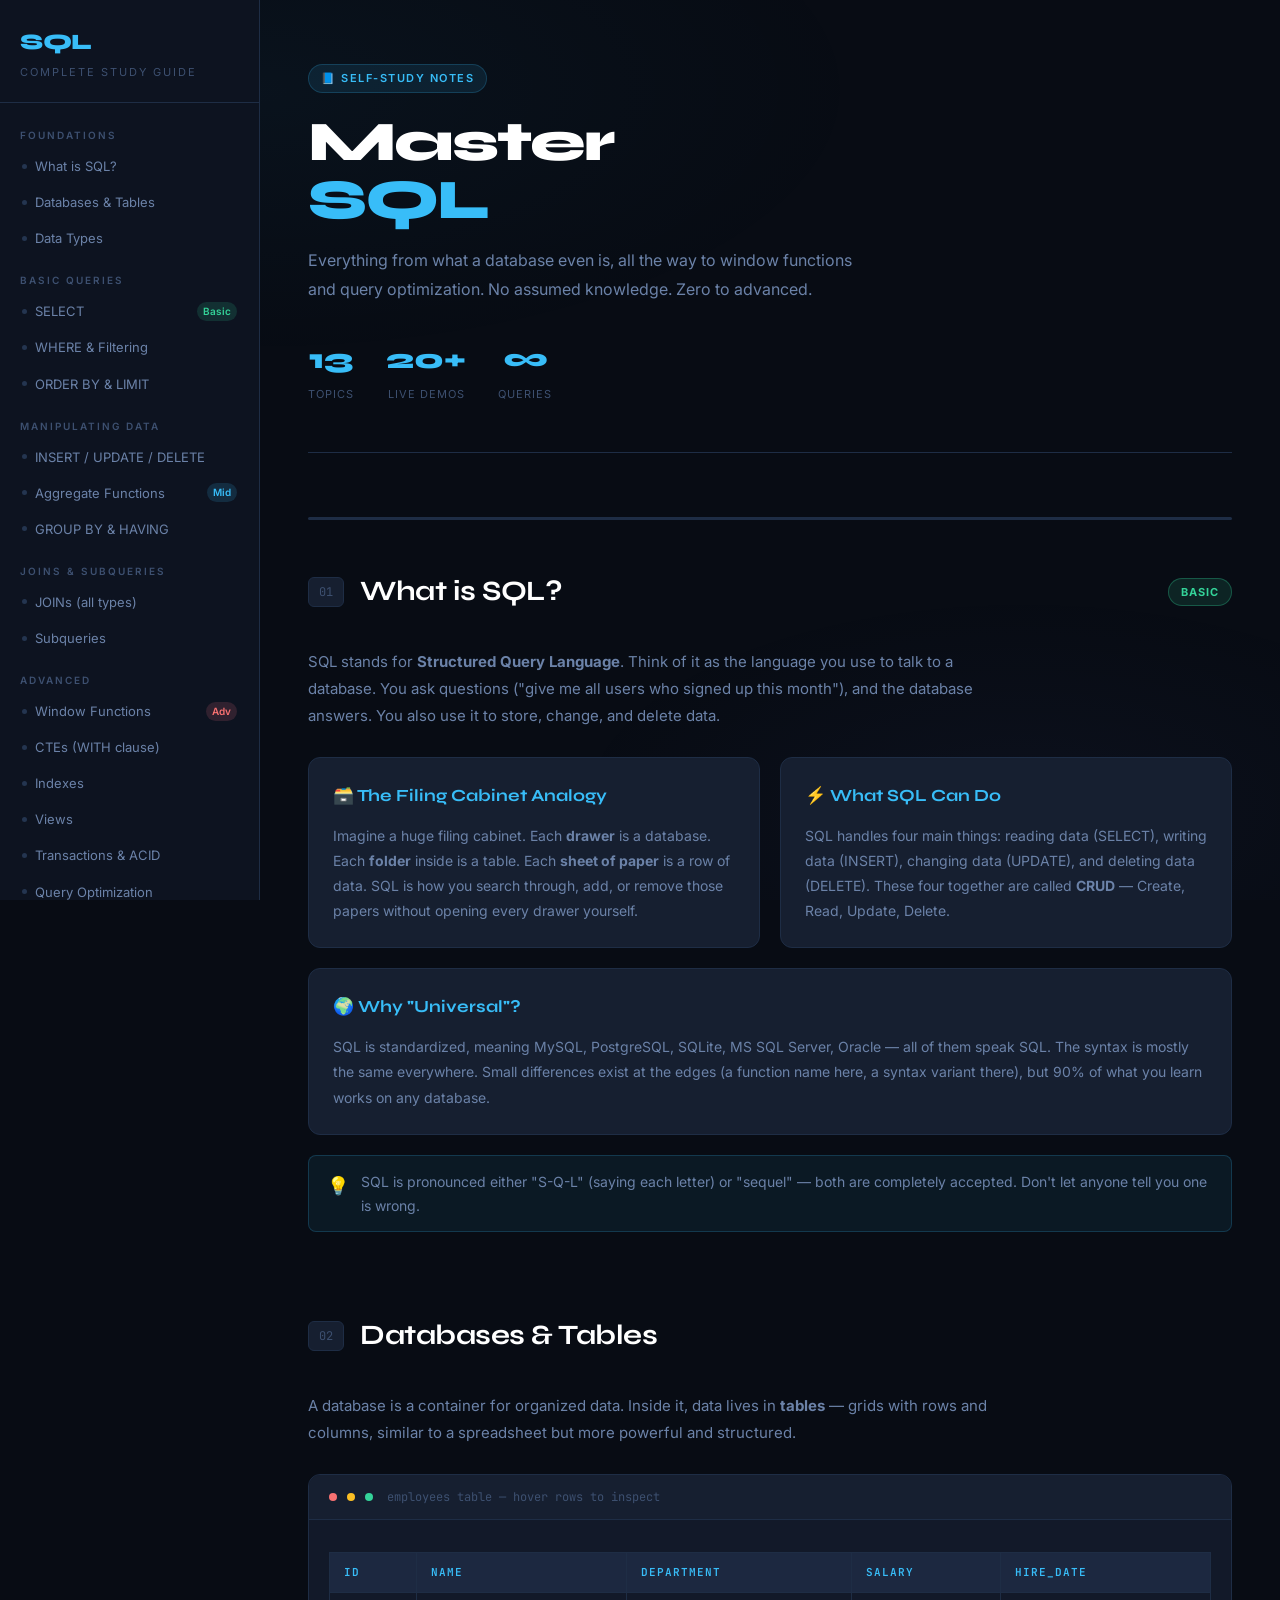
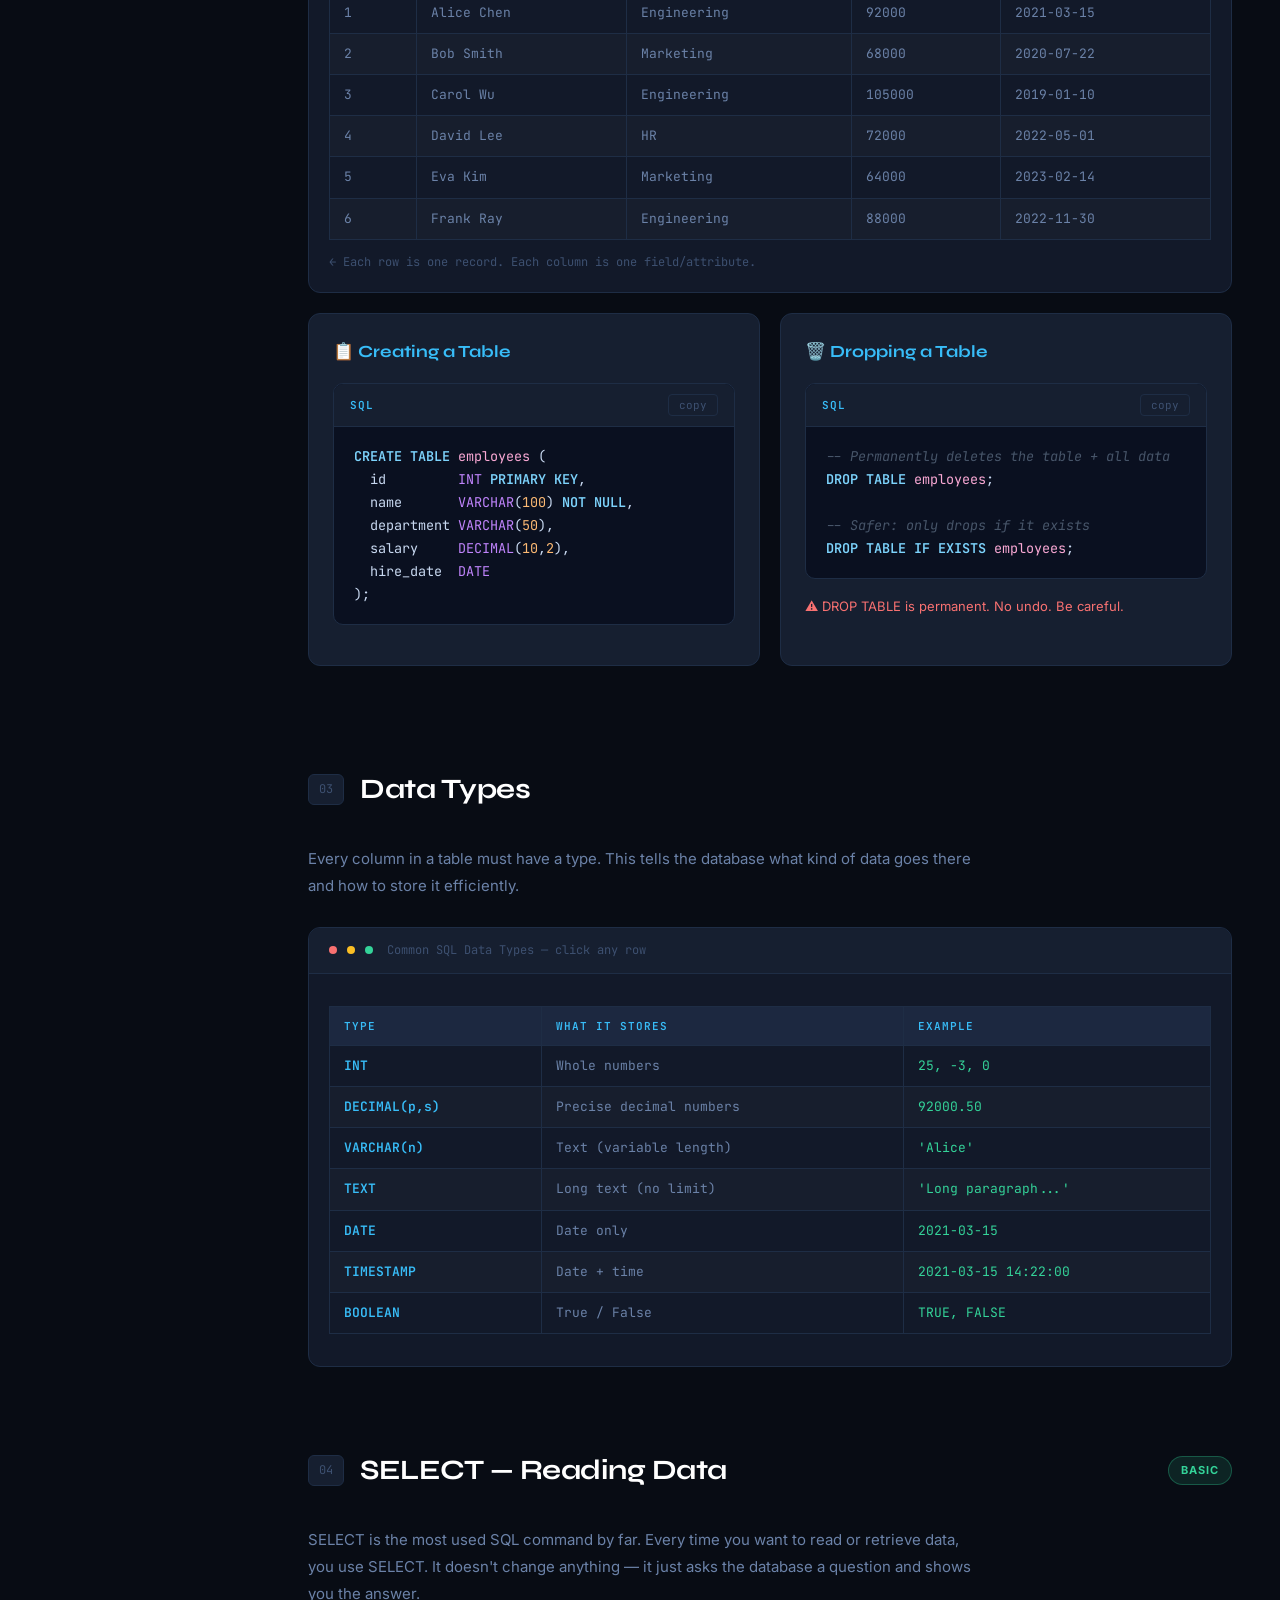
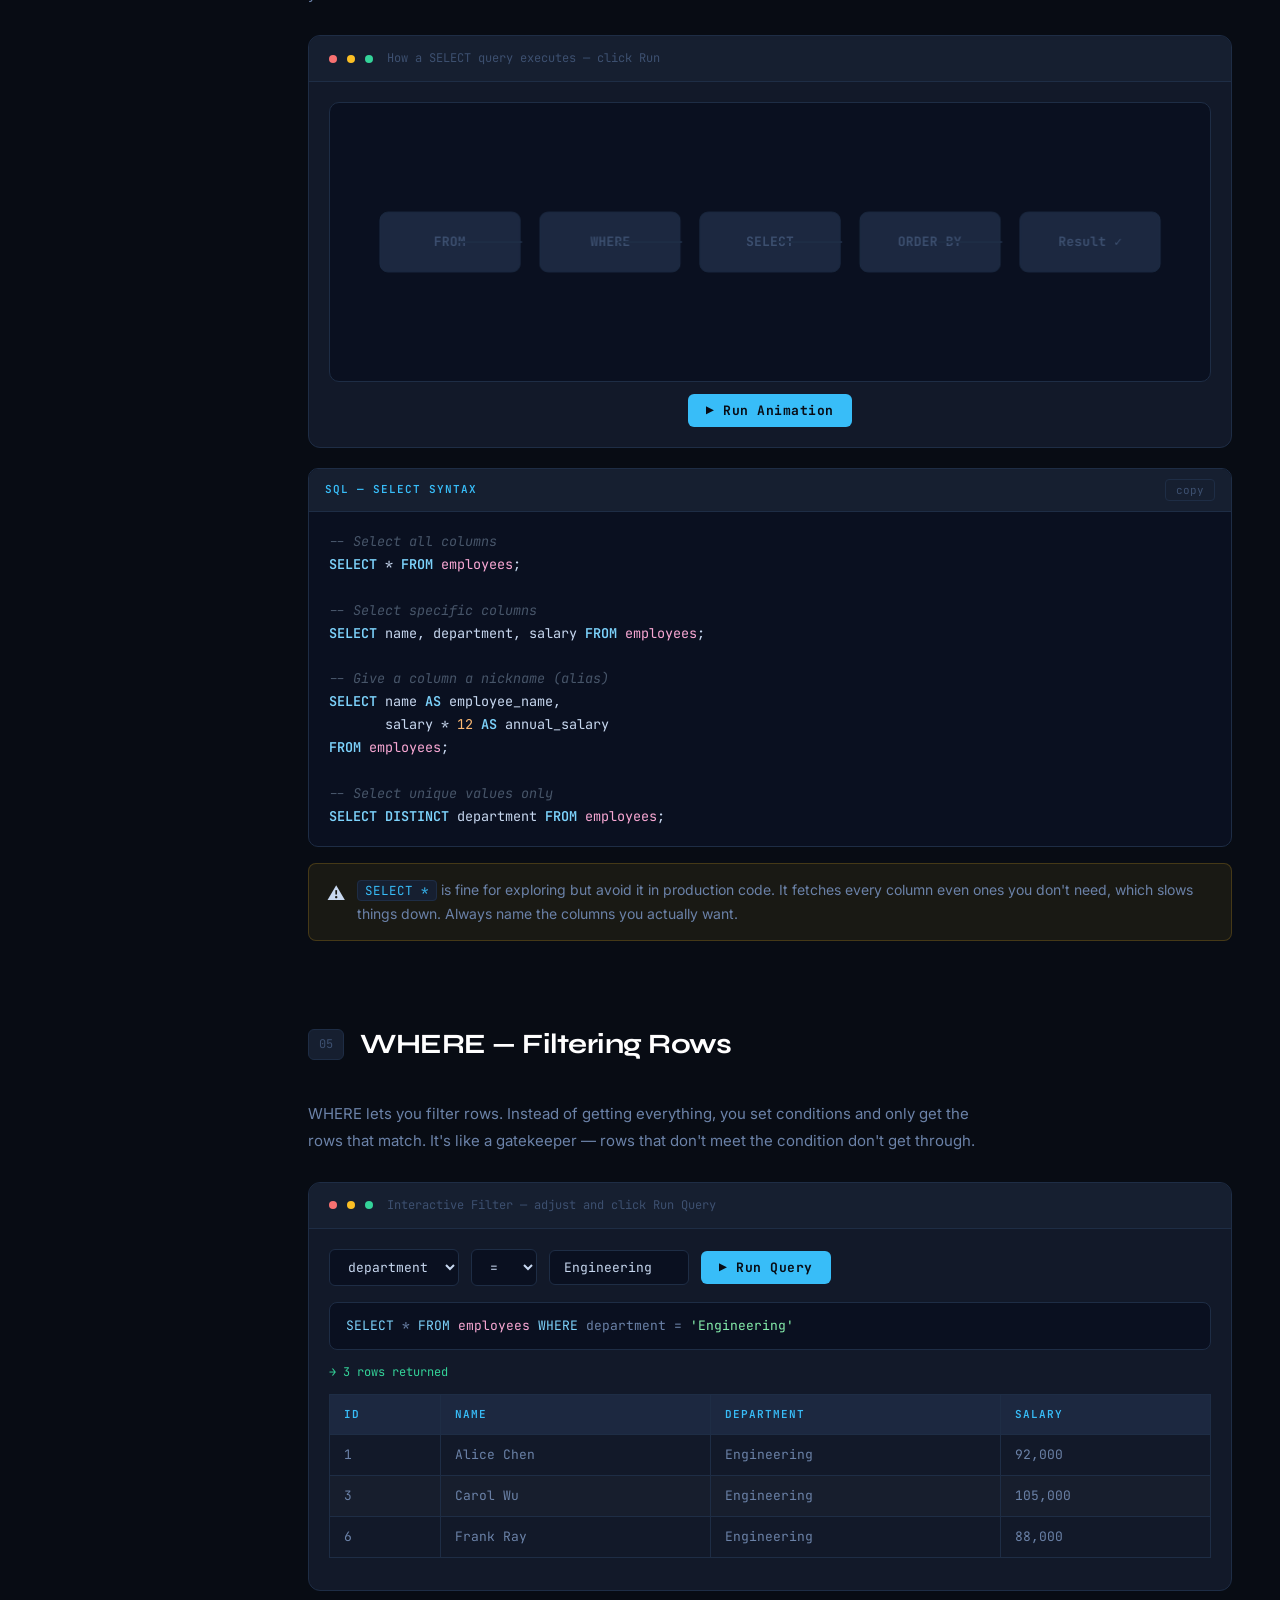
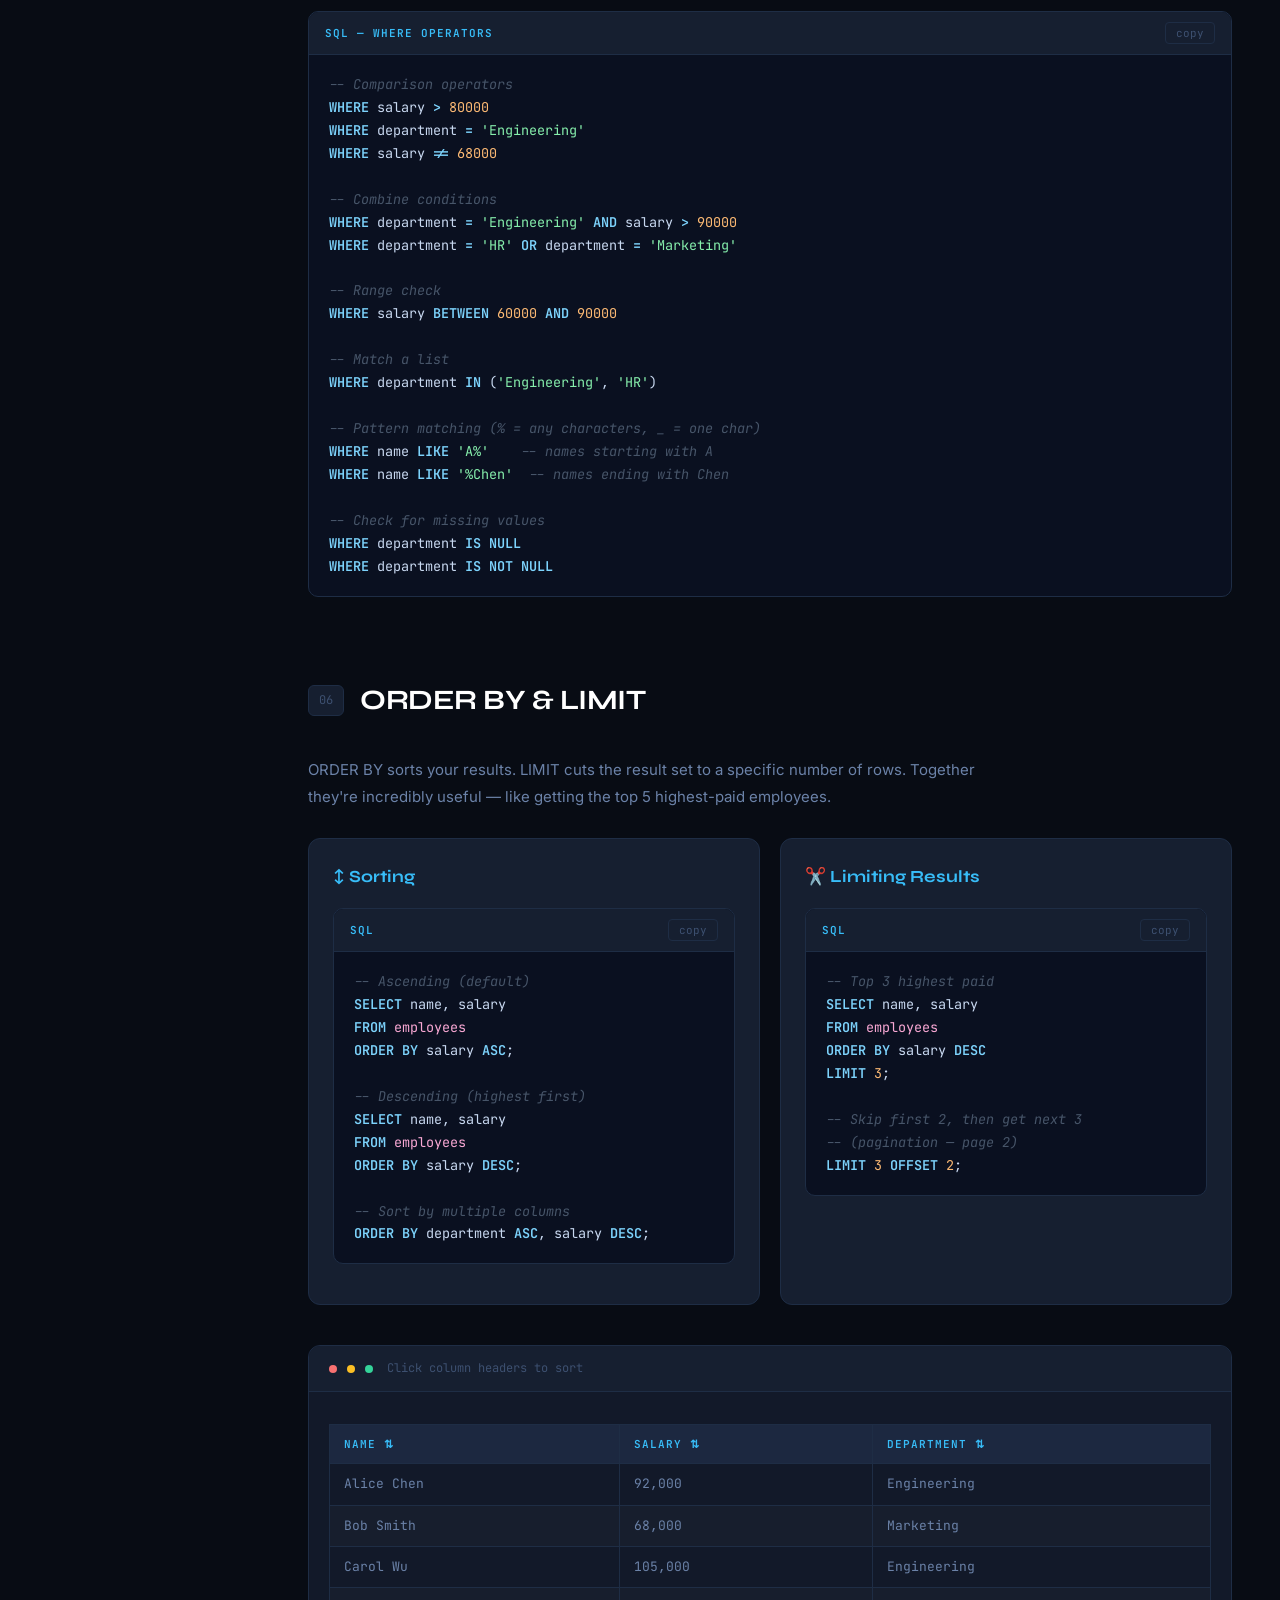
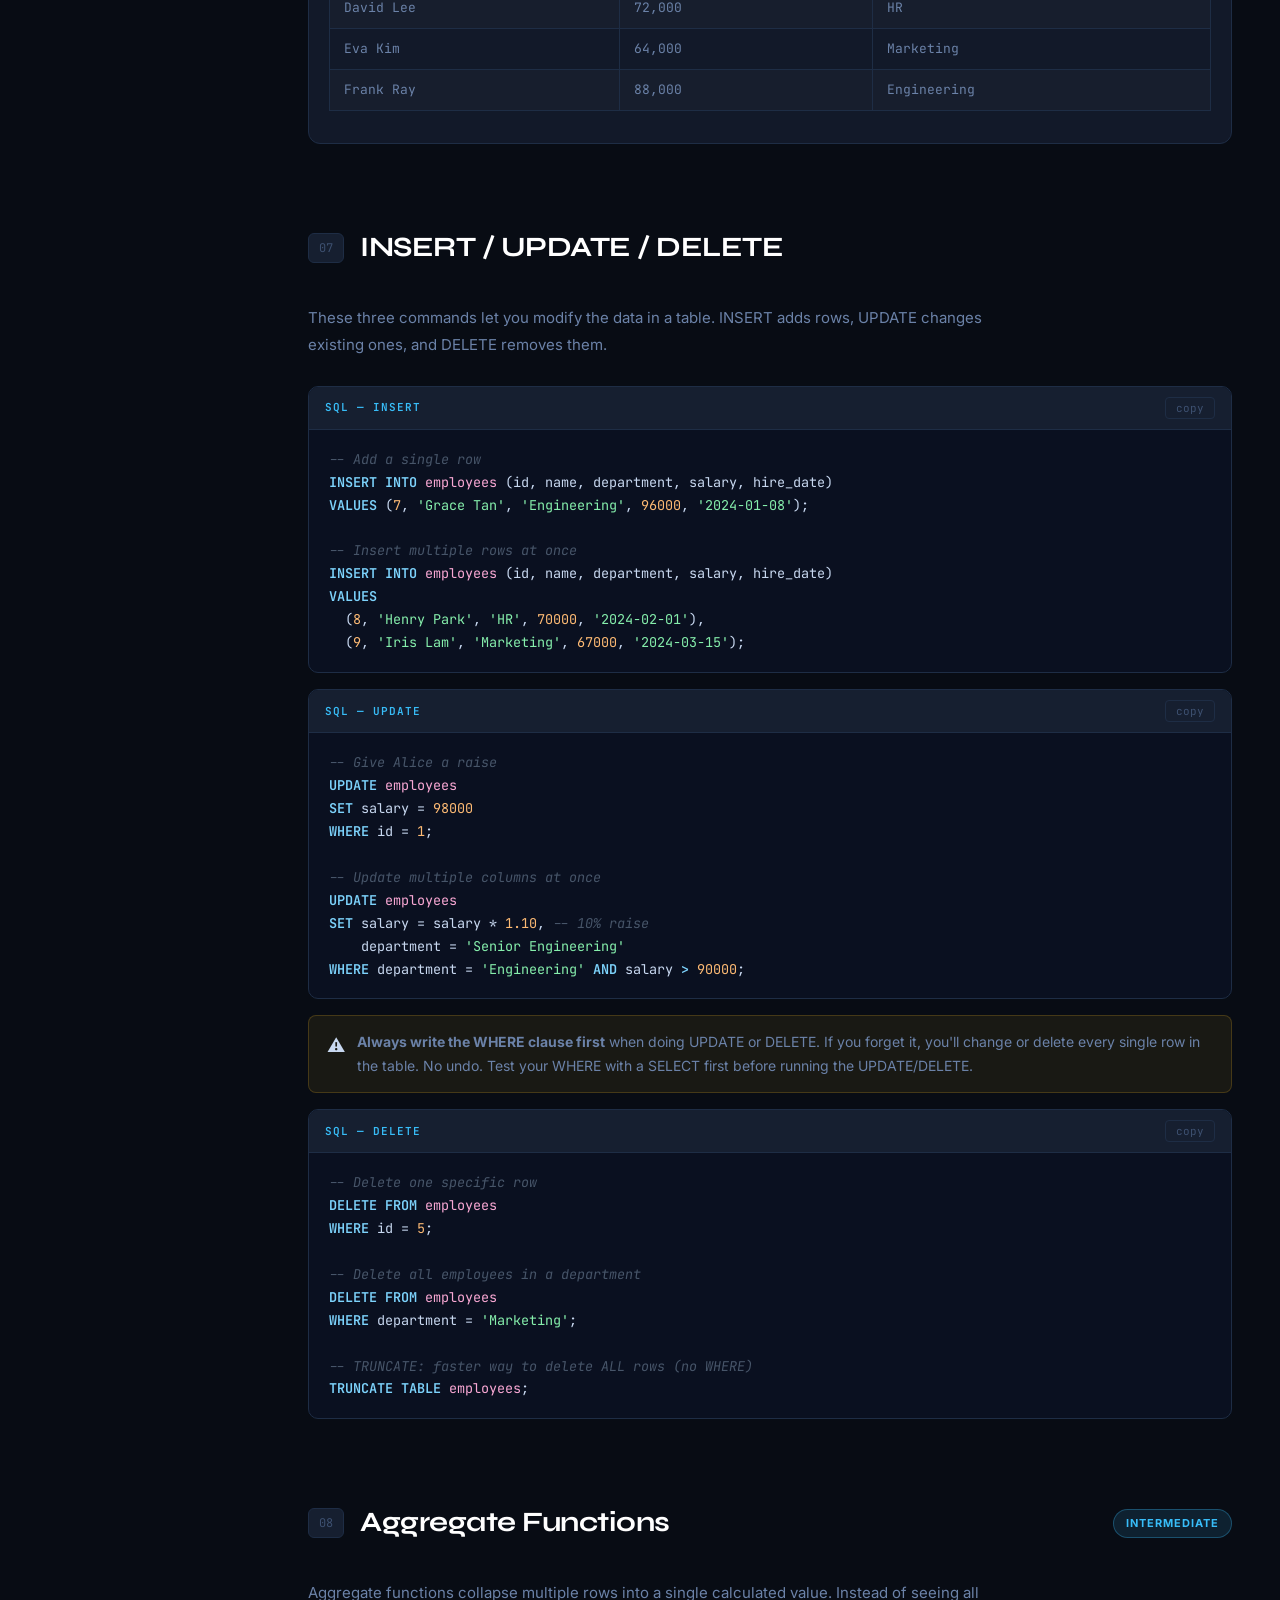
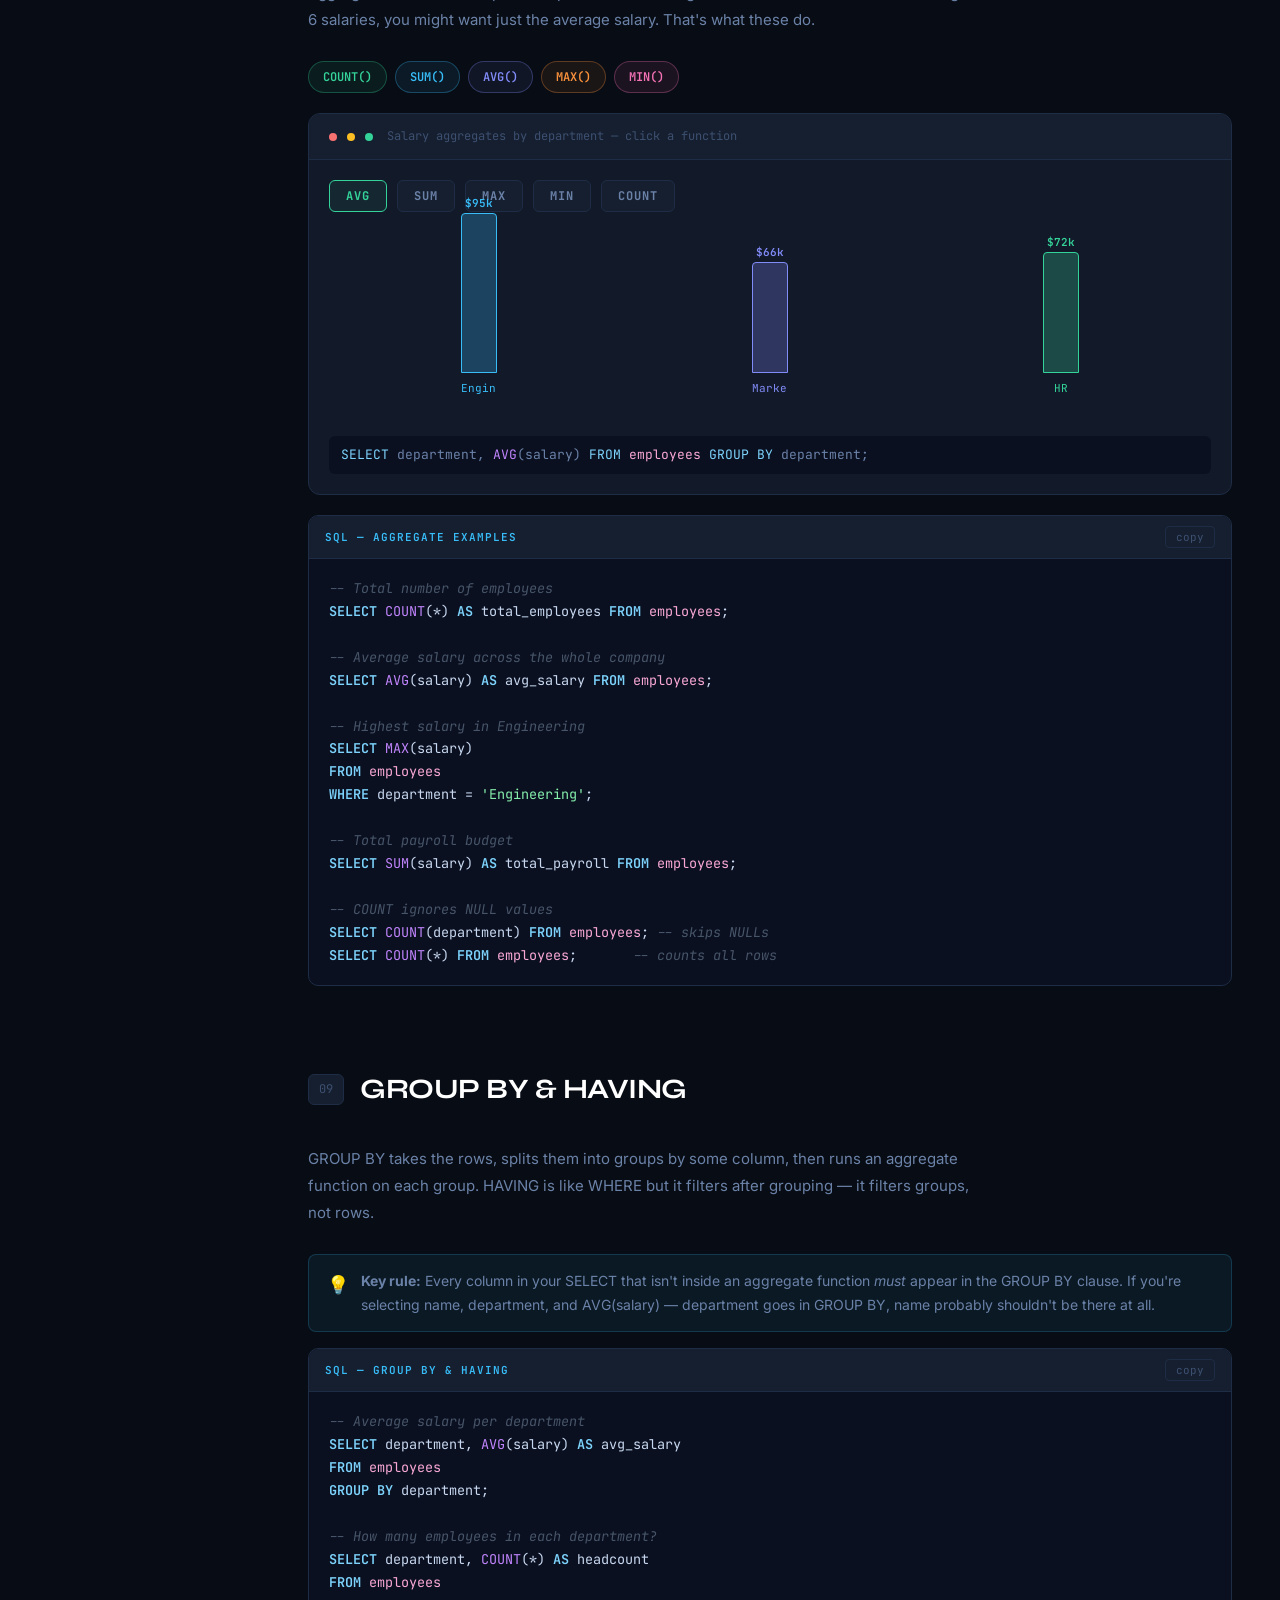
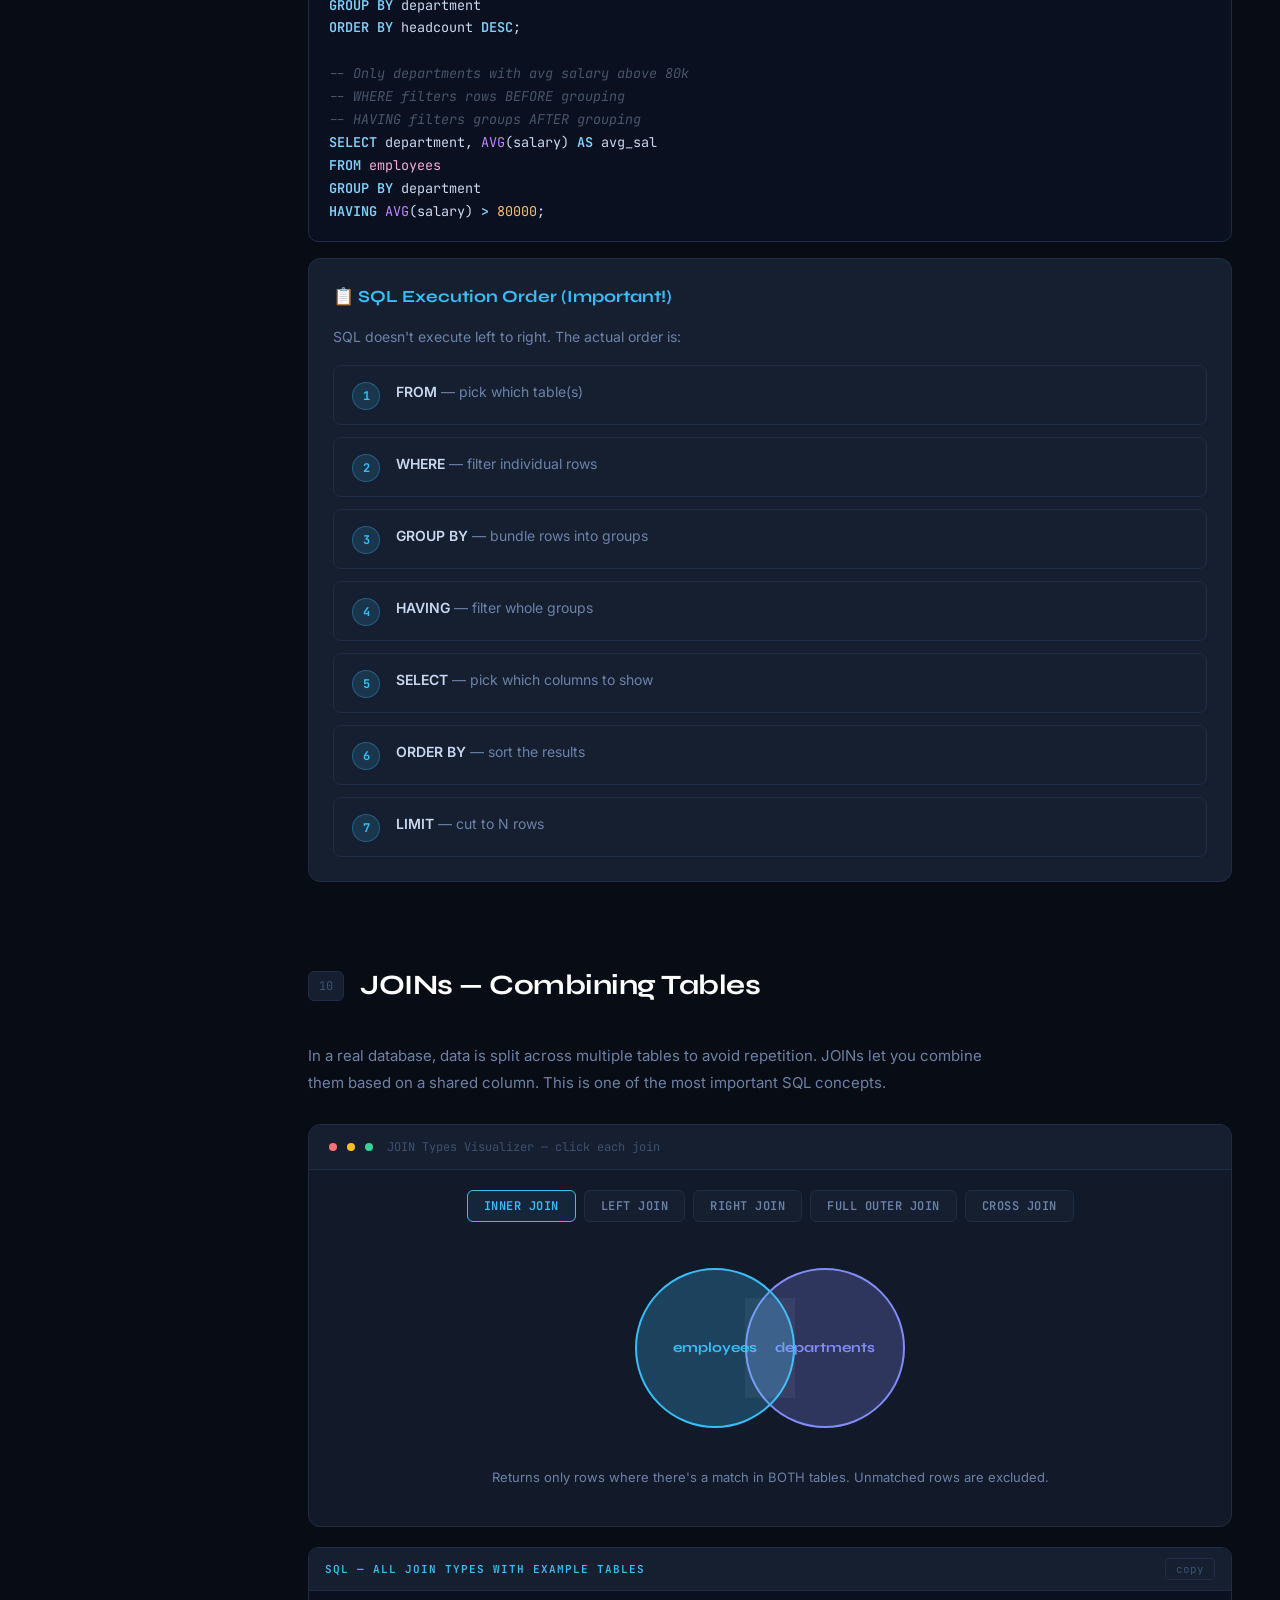
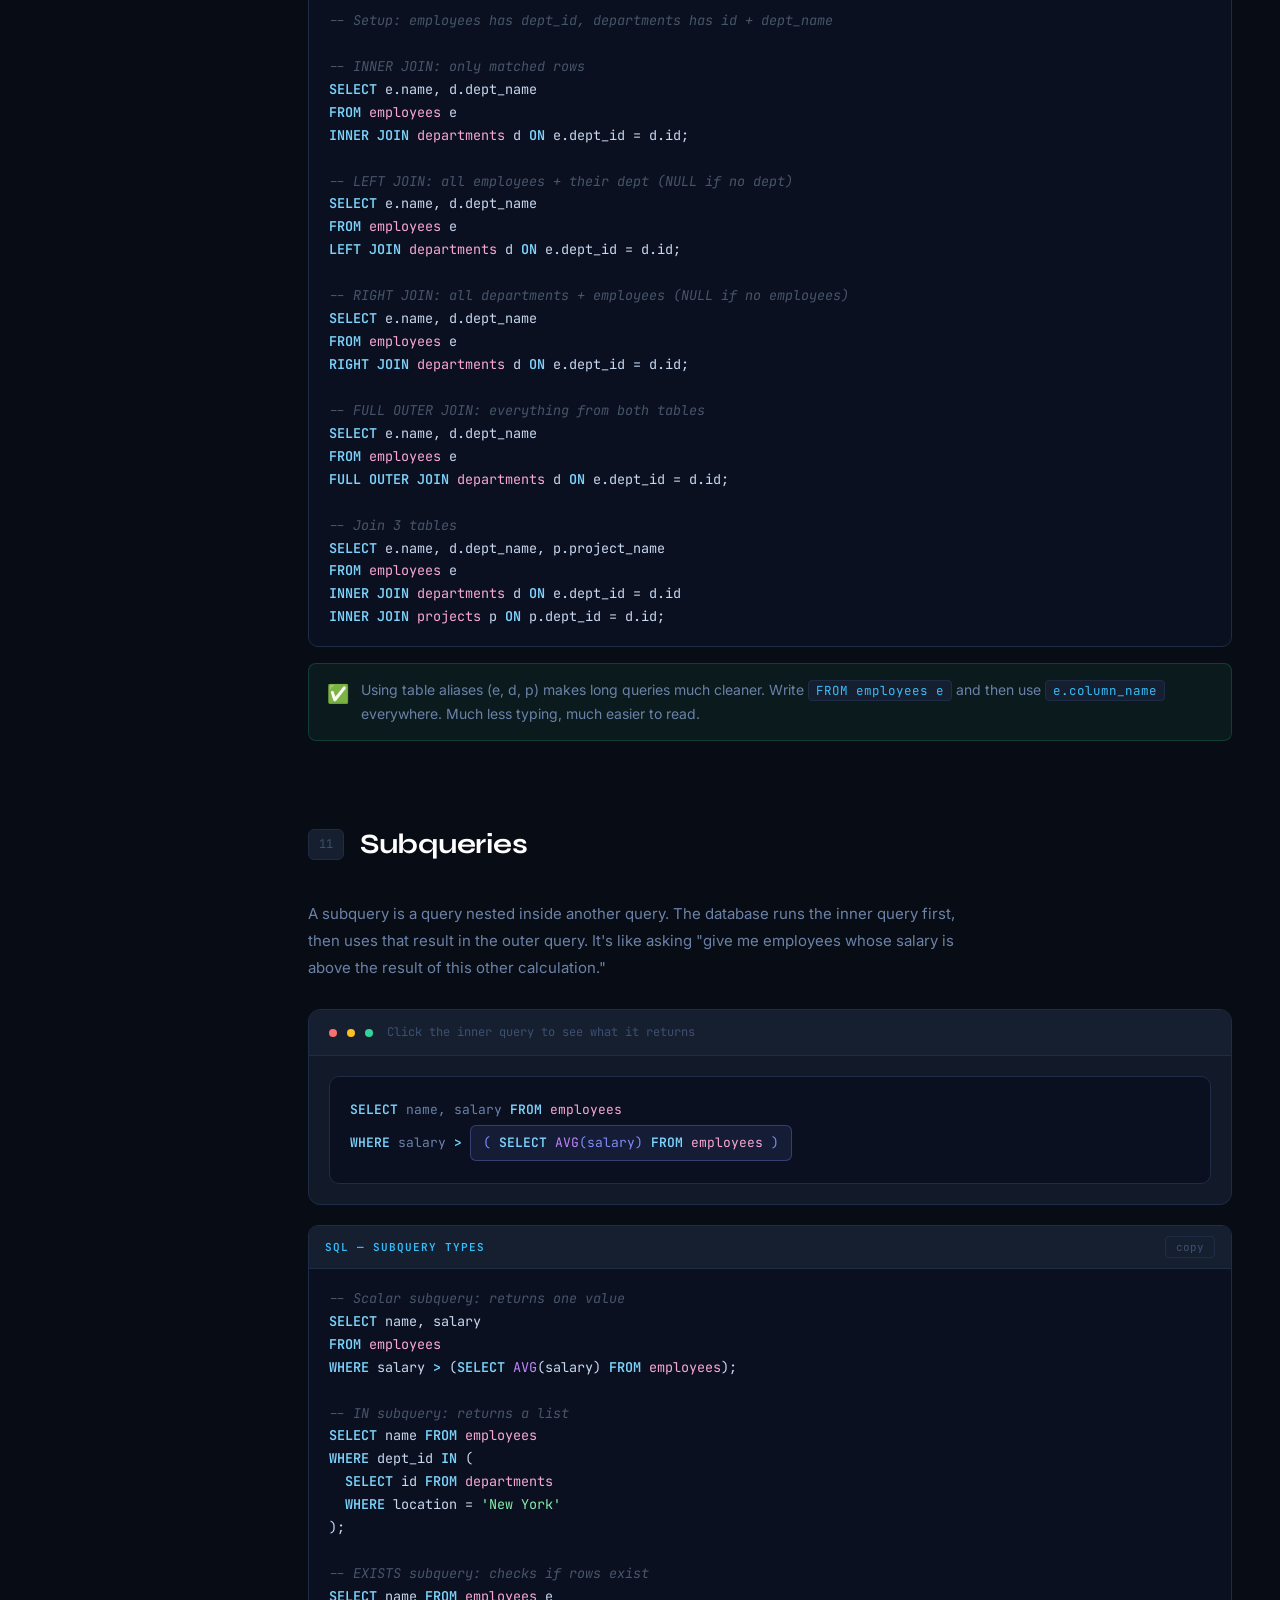
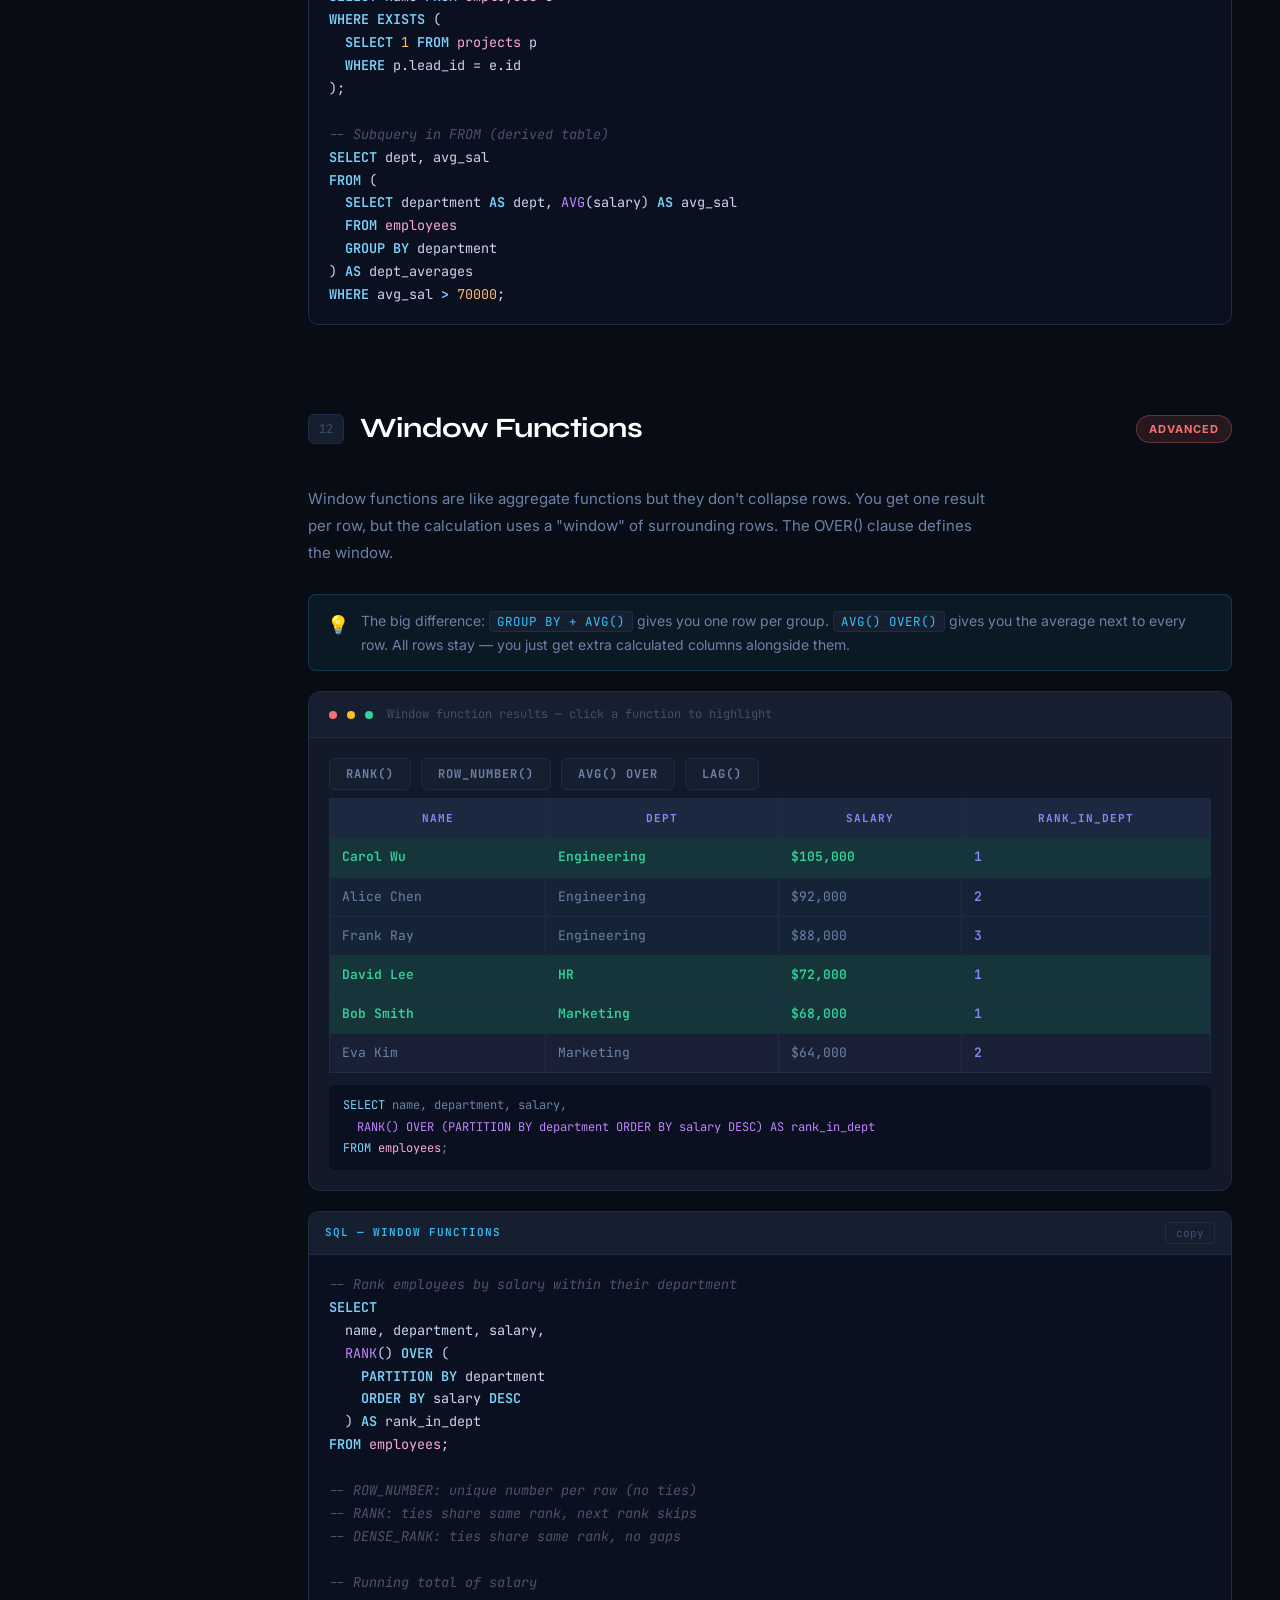
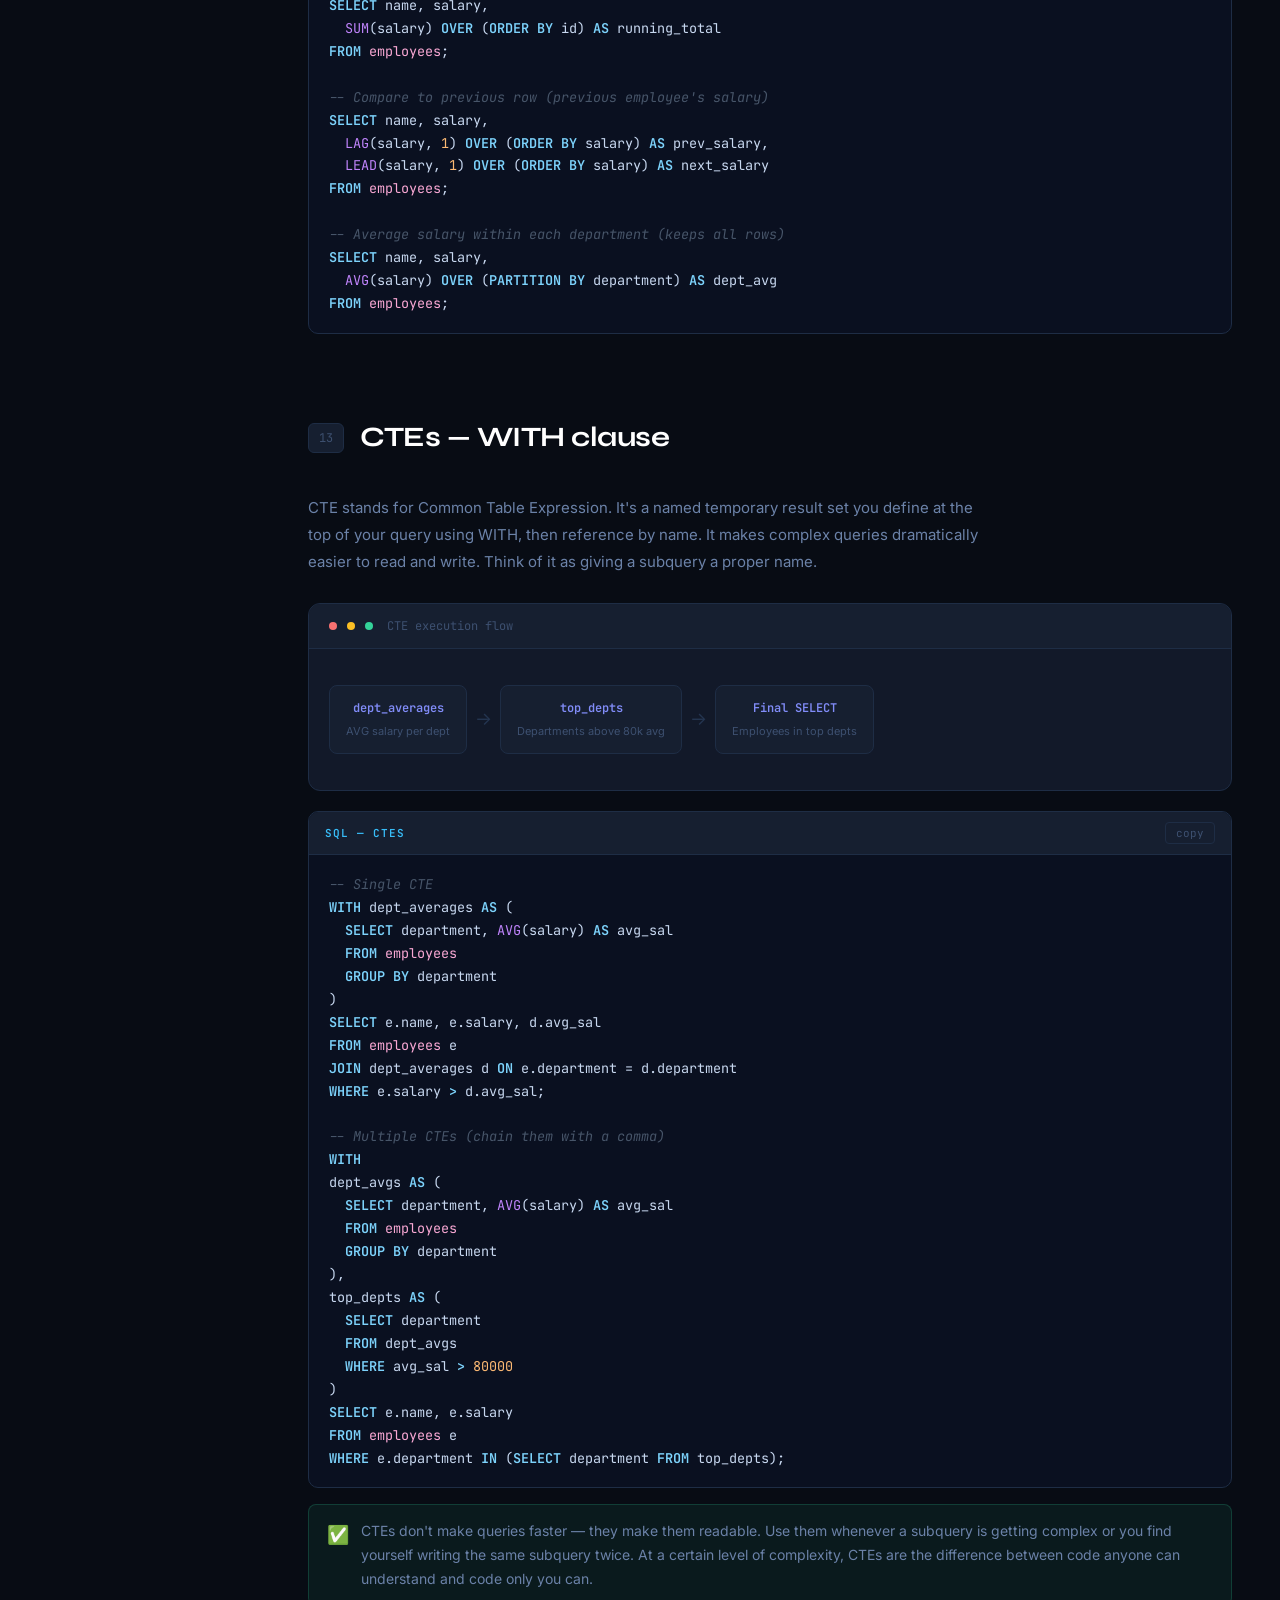
<file: notes/sql-notes.html>
<!DOCTYPE html>
<html lang="en">
<head>
<meta charset="UTF-8">
<meta name="viewport" content="width=device-width, initial-scale=1.0">
<title>SQL — Complete Study Guide</title>
<style>
  @import url('https://fonts.googleapis.com/css2?family=JetBrains+Mono:wght@300;400;600;700&family=Syne:wght@400;600;700;800&family=Inter:wght@300;400;500&display=swap');

  :root {
    --bg: #080c14;
    --bg2: #0d1320;
    --bg3: #121929;
    --surface: #161f30;
    --surface2: #1c2840;
    --border: #1e2d45;
    --border2: #243550;
    --text: #c8d8f0;
    --text-dim: #6b82a8;
    --text-muted: #3d5070;
    --accent: #38bdf8;
    --accent2: #818cf8;
    --accent3: #34d399;
    --accent4: #fb923c;
    --accent5: #f472b6;
    --red: #f87171;
    --yellow: #fbbf24;
    --code-bg: #0a1020;
    --glow: rgba(56,189,248,0.15);
  }

  * { margin: 0; padding: 0; box-sizing: border-box; }

  html { scroll-behavior: smooth; }

  body {
    background: var(--bg);
    color: var(--text);
    font-family: 'Inter', sans-serif;
    font-size: 15px;
    line-height: 1.7;
    overflow-x: hidden;
  }

  /* Animated background */
  body::before {
    content: '';
    position: fixed;
    top: 0; left: 0; right: 0; bottom: 0;
    background:
      radial-gradient(ellipse 80% 50% at 20% 10%, rgba(56,189,248,0.04) 0%, transparent 60%),
      radial-gradient(ellipse 60% 40% at 80% 90%, rgba(129,140,248,0.04) 0%, transparent 60%);
    pointer-events: none;
    z-index: 0;
  }

  /* Sidebar */
  #sidebar {
    position: fixed;
    left: 0; top: 0; bottom: 0;
    width: 260px;
    background: var(--bg2);
    border-right: 1px solid var(--border);
    z-index: 100;
    overflow-y: auto;
    padding: 0 0 40px 0;
    transition: transform 0.3s ease;
  }

  #sidebar::-webkit-scrollbar { width: 4px; }
  #sidebar::-webkit-scrollbar-track { background: transparent; }
  #sidebar::-webkit-scrollbar-thumb { background: var(--border2); border-radius: 2px; }

  .sidebar-logo {
    padding: 24px 20px 20px;
    border-bottom: 1px solid var(--border);
    margin-bottom: 16px;
  }

  .sidebar-logo .logo-text {
    font-family: 'Syne', sans-serif;
    font-size: 22px;
    font-weight: 800;
    color: var(--accent);
    letter-spacing: -0.5px;
  }

  .sidebar-logo .logo-sub {
    font-size: 11px;
    color: var(--text-muted);
    letter-spacing: 2px;
    text-transform: uppercase;
    margin-top: 2px;
  }

  .nav-section {
    padding: 0 12px;
    margin-bottom: 8px;
  }

  .nav-section-title {
    font-size: 10px;
    font-weight: 600;
    letter-spacing: 2px;
    text-transform: uppercase;
    color: var(--text-muted);
    padding: 8px 8px 4px;
    margin-top: 8px;
  }

  .nav-item {
    display: flex;
    align-items: center;
    gap: 8px;
    padding: 7px 10px;
    border-radius: 6px;
    color: var(--text-dim);
    text-decoration: none;
    font-size: 13px;
    transition: all 0.2s;
    cursor: pointer;
  }

  .nav-item:hover, .nav-item.active {
    background: var(--surface);
    color: var(--accent);
  }

  .nav-item .nav-dot {
    width: 5px; height: 5px;
    border-radius: 50%;
    background: var(--border2);
    flex-shrink: 0;
    transition: background 0.2s;
  }

  .nav-item:hover .nav-dot, .nav-item.active .nav-dot {
    background: var(--accent);
  }

  .nav-badge {
    margin-left: auto;
    font-size: 10px;
    padding: 1px 6px;
    border-radius: 10px;
    font-weight: 600;
  }

  .badge-basic { background: rgba(52,211,153,0.15); color: var(--accent3); }
  .badge-mid { background: rgba(56,189,248,0.15); color: var(--accent); }
  .badge-adv { background: rgba(248,114,132,0.15); color: var(--red); }

  /* Main content */
  #main {
    margin-left: 260px;
    padding: 0 48px 80px;
    position: relative;
    z-index: 1;
    max-width: 1100px;
  }

  /* Hero */
  .hero {
    padding: 64px 0 48px;
    border-bottom: 1px solid var(--border);
    margin-bottom: 64px;
  }

  .hero-tag {
    display: inline-flex;
    align-items: center;
    gap: 6px;
    background: rgba(56,189,248,0.1);
    border: 1px solid rgba(56,189,248,0.2);
    border-radius: 20px;
    padding: 4px 12px;
    font-size: 11px;
    color: var(--accent);
    letter-spacing: 1.5px;
    text-transform: uppercase;
    font-weight: 600;
    margin-bottom: 20px;
  }

  .hero h1 {
    font-family: 'Syne', sans-serif;
    font-size: 56px;
    font-weight: 800;
    line-height: 1.05;
    letter-spacing: -2px;
    color: #fff;
    margin-bottom: 16px;
  }

  .hero h1 span { color: var(--accent); }

  .hero p {
    font-size: 16px;
    color: var(--text-dim);
    max-width: 560px;
    line-height: 1.8;
  }

  .hero-stats {
    display: flex;
    gap: 32px;
    margin-top: 32px;
  }

  .stat {
    text-align: center;
  }

  .stat-num {
    font-family: 'Syne', sans-serif;
    font-size: 28px;
    font-weight: 800;
    color: var(--accent);
  }

  .stat-label {
    font-size: 11px;
    color: var(--text-muted);
    text-transform: uppercase;
    letter-spacing: 1px;
    margin-top: 2px;
  }

  /* Progress bar */
  .progress-bar {
    height: 3px;
    background: var(--border);
    border-radius: 2px;
    margin-bottom: 48px;
    overflow: hidden;
  }

  .progress-fill {
    height: 100%;
    width: 0%;
    background: linear-gradient(90deg, var(--accent3), var(--accent), var(--accent2));
    border-radius: 2px;
    transition: width 1s ease;
  }

  /* Sections */
  .section {
    margin-bottom: 80px;
    opacity: 0;
    transform: translateY(24px);
    transition: opacity 0.6s ease, transform 0.6s ease;
  }

  .section.visible { opacity: 1; transform: translateY(0); }

  .section-header {
    display: flex;
    align-items: center;
    gap: 16px;
    margin-bottom: 32px;
  }

  .section-num {
    font-family: 'JetBrains Mono', monospace;
    font-size: 12px;
    color: var(--text-muted);
    background: var(--surface);
    border: 1px solid var(--border);
    border-radius: 6px;
    padding: 4px 10px;
  }

  .section-title {
    font-family: 'Syne', sans-serif;
    font-size: 28px;
    font-weight: 700;
    color: #fff;
    letter-spacing: -0.5px;
  }

  .section-badge {
    margin-left: auto;
    font-size: 11px;
    font-weight: 700;
    padding: 4px 12px;
    border-radius: 20px;
    letter-spacing: 1px;
    text-transform: uppercase;
  }

  /* Cards */
  .card {
    background: var(--surface);
    border: 1px solid var(--border);
    border-radius: 12px;
    padding: 24px;
    margin-bottom: 20px;
    transition: border-color 0.2s;
  }

  .card:hover { border-color: var(--border2); }

  .card-title {
    font-family: 'Syne', sans-serif;
    font-size: 17px;
    font-weight: 700;
    color: var(--accent);
    margin-bottom: 12px;
    display: flex;
    align-items: center;
    gap: 8px;
  }

  .card p { color: var(--text-dim); font-size: 14px; line-height: 1.8; }

  /* Code blocks */
  .code-block {
    background: var(--code-bg);
    border: 1px solid var(--border);
    border-radius: 10px;
    overflow: hidden;
    margin: 16px 0;
    font-family: 'JetBrains Mono', monospace;
  }

  .code-header {
    display: flex;
    align-items: center;
    justify-content: space-between;
    padding: 10px 16px;
    background: var(--surface);
    border-bottom: 1px solid var(--border);
  }

  .code-lang {
    font-size: 11px;
    font-weight: 600;
    color: var(--accent);
    text-transform: uppercase;
    letter-spacing: 1px;
  }

  .copy-btn {
    font-size: 11px;
    color: var(--text-muted);
    background: none;
    border: 1px solid var(--border);
    border-radius: 4px;
    padding: 3px 10px;
    cursor: pointer;
    font-family: inherit;
    transition: all 0.2s;
  }

  .copy-btn:hover { color: var(--accent); border-color: var(--accent); }

  .code-body {
    padding: 18px 20px;
    overflow-x: auto;
    font-size: 13.5px;
    line-height: 1.7;
  }

  /* SQL syntax highlighting */
  .kw { color: #7dd3fc; font-weight: 600; }
  .fn { color: #c084fc; }
  .str { color: #86efac; }
  .num { color: #fdba74; }
  .com { color: #475569; font-style: italic; }
  .tbl { color: #f9a8d4; }
  .col { color: #e2e8f0; }

  /* Interactive demos */
  .demo-box {
    background: var(--bg3);
    border: 1px solid var(--border);
    border-radius: 12px;
    overflow: hidden;
    margin: 20px 0;
  }

  .demo-header {
    background: var(--surface);
    border-bottom: 1px solid var(--border);
    padding: 12px 20px;
    display: flex;
    align-items: center;
    gap: 10px;
  }

  .demo-dot { width: 8px; height: 8px; border-radius: 50%; }
  .d1 { background: var(--red); }
  .d2 { background: var(--yellow); }
  .d3 { background: var(--accent3); }

  .demo-label {
    font-size: 12px;
    color: var(--text-muted);
    font-family: 'JetBrains Mono', monospace;
    margin-left: 4px;
  }

  .demo-body { padding: 20px; }

  /* Tables */
  .sql-table {
    width: 100%;
    border-collapse: collapse;
    font-family: 'JetBrains Mono', monospace;
    font-size: 13px;
    margin: 12px 0;
  }

  .sql-table th {
    background: var(--surface2);
    color: var(--accent);
    font-size: 11px;
    font-weight: 600;
    letter-spacing: 1px;
    text-transform: uppercase;
    padding: 10px 14px;
    text-align: left;
    border: 1px solid var(--border);
  }

  .sql-table td {
    padding: 9px 14px;
    border: 1px solid var(--border);
    color: var(--text-dim);
  }

  .sql-table tr:nth-child(even) td { background: rgba(255,255,255,0.02); }
  .sql-table tr.highlight td { background: rgba(56,189,248,0.1); color: var(--text); }
  .sql-table tr { transition: background 0.2s; }
  .sql-table tbody tr:hover td { background: rgba(56,189,248,0.05); }

  /* Interactive filter demo */
  .filter-controls {
    display: flex;
    gap: 12px;
    flex-wrap: wrap;
    margin-bottom: 16px;
    align-items: center;
  }

  .sql-input {
    background: var(--code-bg);
    border: 1px solid var(--border);
    border-radius: 6px;
    padding: 8px 14px;
    color: var(--text);
    font-family: 'JetBrains Mono', monospace;
    font-size: 13px;
    outline: none;
    transition: border-color 0.2s;
    width: 140px;
  }

  .sql-input:focus { border-color: var(--accent); }

  .sql-select {
    background: var(--code-bg);
    border: 1px solid var(--border);
    border-radius: 6px;
    padding: 8px 14px;
    color: var(--text);
    font-family: 'JetBrains Mono', monospace;
    font-size: 13px;
    outline: none;
    cursor: pointer;
  }

  .run-btn {
    background: var(--accent);
    color: var(--bg);
    border: none;
    border-radius: 6px;
    padding: 8px 18px;
    font-weight: 700;
    font-size: 13px;
    cursor: pointer;
    font-family: 'JetBrains Mono', monospace;
    transition: all 0.2s;
    letter-spacing: 0.5px;
  }

  .run-btn:hover { background: #7dd3fc; transform: translateY(-1px); }

  .query-display {
    background: var(--code-bg);
    border: 1px solid var(--border);
    border-radius: 8px;
    padding: 12px 16px;
    font-family: 'JetBrains Mono', monospace;
    font-size: 13px;
    margin-bottom: 12px;
    color: var(--text-dim);
    min-height: 40px;
    transition: all 0.3s;
  }

  .result-count {
    font-size: 12px;
    color: var(--accent3);
    margin-bottom: 8px;
    font-family: 'JetBrains Mono', monospace;
  }

  /* JOIN visualizer */
  .join-visualizer {
    display: flex;
    align-items: center;
    justify-content: center;
    padding: 30px 20px;
    gap: 0;
    position: relative;
    min-height: 200px;
  }

  .venn-circle {
    width: 160px;
    height: 160px;
    border-radius: 50%;
    display: flex;
    align-items: center;
    justify-content: center;
    font-family: 'Syne', sans-serif;
    font-weight: 700;
    font-size: 14px;
    position: relative;
    transition: all 0.5s ease;
    cursor: default;
  }

  .venn-left {
    background: rgba(56,189,248,0.25);
    border: 2px solid var(--accent);
    color: var(--accent);
    z-index: 2;
  }

  .venn-right {
    background: rgba(129,140,248,0.25);
    border: 2px solid var(--accent2);
    color: var(--accent2);
    margin-left: -50px;
    z-index: 1;
  }

  .venn-overlap {
    position: absolute;
    left: 50%;
    transform: translateX(-50%);
    width: 50px;
    height: 160px;
    display: flex;
    align-items: center;
    justify-content: center;
    z-index: 3;
    pointer-events: none;
  }

  .join-btn-group {
    display: flex;
    gap: 8px;
    flex-wrap: wrap;
    justify-content: center;
    margin-bottom: 16px;
  }

  .join-btn {
    padding: 7px 16px;
    border-radius: 6px;
    border: 1px solid var(--border);
    background: var(--surface);
    color: var(--text-dim);
    font-size: 12px;
    font-weight: 600;
    cursor: pointer;
    font-family: 'JetBrains Mono', monospace;
    transition: all 0.2s;
    letter-spacing: 0.5px;
  }

  .join-btn:hover, .join-btn.active {
    border-color: var(--accent);
    color: var(--accent);
    background: rgba(56,189,248,0.08);
  }

  .join-desc {
    text-align: center;
    font-size: 13px;
    color: var(--text-dim);
    margin-top: 8px;
    min-height: 40px;
    transition: all 0.3s;
    padding: 0 20px;
  }

  /* Concept pills */
  .pills {
    display: flex;
    flex-wrap: wrap;
    gap: 8px;
    margin: 16px 0;
  }

  .pill {
    padding: 5px 14px;
    border-radius: 20px;
    font-size: 12px;
    font-weight: 600;
    font-family: 'JetBrains Mono', monospace;
    border: 1px solid;
    cursor: default;
    transition: all 0.2s;
  }

  .pill:hover { transform: translateY(-2px); }

  .pill-blue { color: var(--accent); border-color: rgba(56,189,248,0.3); background: rgba(56,189,248,0.08); }
  .pill-green { color: var(--accent3); border-color: rgba(52,211,153,0.3); background: rgba(52,211,153,0.08); }
  .pill-purple { color: var(--accent2); border-color: rgba(129,140,248,0.3); background: rgba(129,140,248,0.08); }
  .pill-orange { color: var(--accent4); border-color: rgba(251,146,60,0.3); background: rgba(251,146,60,0.08); }
  .pill-pink { color: var(--accent5); border-color: rgba(244,114,182,0.3); background: rgba(244,114,182,0.08); }

  /* Animation: query execution flow */
  #execution-canvas {
    width: 100%;
    height: 280px;
    border-radius: 10px;
    background: var(--code-bg);
    border: 1px solid var(--border);
    display: block;
  }

  /* Aggregate demo */
  .agg-controls { display: flex; gap: 10px; flex-wrap: wrap; margin-bottom: 16px; }

  .agg-btn {
    padding: 7px 16px;
    border-radius: 6px;
    border: 1px solid var(--border);
    background: var(--surface);
    color: var(--text-dim);
    font-size: 12px;
    font-weight: 700;
    cursor: pointer;
    font-family: 'JetBrains Mono', monospace;
    transition: all 0.2s;
    letter-spacing: 1px;
  }

  .agg-btn:hover, .agg-btn.active { border-color: var(--accent3); color: var(--accent3); background: rgba(52,211,153,0.08); }

  #agg-chart {
    width: 100%;
    height: 200px;
    position: relative;
    display: flex;
    align-items: flex-end;
    gap: 12px;
    padding: 0 10px 30px;
  }

  .bar-group {
    display: flex;
    flex-direction: column;
    align-items: center;
    flex: 1;
    gap: 6px;
  }

  .bar-label { font-size: 11px; color: var(--text-muted); font-family: 'JetBrains Mono', monospace; }

  .bar-wrap { flex: 1; display: flex; align-items: flex-end; width: 100%; justify-content: center; }

  .bar {
    width: 36px;
    border-radius: 4px 4px 0 0;
    transition: height 0.6s cubic-bezier(0.34,1.56,0.64,1), background 0.3s;
    position: relative;
    min-height: 4px;
  }

  .bar-val {
    position: absolute;
    top: -20px;
    left: 50%;
    transform: translateX(-50%);
    font-size: 11px;
    font-family: 'JetBrains Mono', monospace;
    white-space: nowrap;
    color: var(--text);
    font-weight: 600;
  }

  /* Window function visualizer */
  .wf-table {
    width: 100%;
    border-collapse: collapse;
    font-family: 'JetBrains Mono', monospace;
    font-size: 13px;
  }

  .wf-table th {
    background: var(--surface2);
    color: var(--accent2);
    font-size: 11px;
    text-transform: uppercase;
    letter-spacing: 1px;
    padding: 10px 12px;
    border: 1px solid var(--border);
  }

  .wf-table td {
    padding: 8px 12px;
    border: 1px solid var(--border);
    color: var(--text-dim);
    transition: all 0.4s;
  }

  .wf-table .partition-a td { background: rgba(56,189,248,0.06); }
  .wf-table .partition-b td { background: rgba(129,140,248,0.06); }
  .wf-table .wf-highlight td { background: rgba(52,211,153,0.15) !important; color: var(--accent3); font-weight: 600; }

  /* Index vs full scan */
  #scan-canvas {
    width: 100%;
    height: 220px;
    border-radius: 10px;
    background: var(--code-bg);
    border: 1px solid var(--border);
    display: block;
  }

  /* Transaction flow */
  .txn-steps {
    display: flex;
    flex-direction: column;
    gap: 10px;
    margin: 16px 0;
  }

  .txn-step {
    display: flex;
    align-items: center;
    gap: 14px;
    padding: 12px 16px;
    border-radius: 8px;
    border: 1px solid var(--border);
    background: var(--surface);
    transition: all 0.4s;
    opacity: 0.4;
  }

  .txn-step.active { opacity: 1; border-color: var(--accent3); background: rgba(52,211,153,0.05); }
  .txn-step.failed { opacity: 1; border-color: var(--red); background: rgba(248,113,113,0.05); }
  .txn-step.rolled { opacity: 1; border-color: var(--yellow); background: rgba(251,191,36,0.05); }

  .txn-icon { width: 32px; height: 32px; border-radius: 6px; display: flex; align-items: center; justify-content: center; font-size: 16px; flex-shrink: 0; }
  .txn-label { font-family: 'JetBrains Mono', monospace; font-size: 13px; font-weight: 600; }
  .txn-desc { font-size: 12px; color: var(--text-muted); margin-top: 2px; }

  .txn-controls { display: flex; gap: 10px; margin-bottom: 16px; flex-wrap: wrap; }
  .txn-btn {
    padding: 8px 16px; border-radius: 6px; border: 1px solid var(--border);
    background: var(--surface); color: var(--text-dim); font-size: 12px; font-weight: 600;
    cursor: pointer; font-family: 'JetBrains Mono', monospace; transition: all 0.2s;
  }
  .txn-btn:hover { border-color: var(--accent); color: var(--accent); }

  /* Cheat sheet */
  .cheat-grid {
    display: grid;
    grid-template-columns: repeat(auto-fill, minmax(280px, 1fr));
    gap: 16px;
    margin-top: 20px;
  }

  .cheat-card {
    background: var(--surface);
    border: 1px solid var(--border);
    border-radius: 10px;
    padding: 18px;
  }

  .cheat-card-title {
    font-family: 'Syne', sans-serif;
    font-size: 13px;
    font-weight: 700;
    color: var(--accent);
    margin-bottom: 12px;
    text-transform: uppercase;
    letter-spacing: 1px;
  }

  .cheat-item {
    font-family: 'JetBrains Mono', monospace;
    font-size: 12px;
    color: var(--text-dim);
    padding: 5px 0;
    border-bottom: 1px solid var(--border);
    line-height: 1.6;
  }

  .cheat-item:last-child { border-bottom: none; }
  .cheat-item .ck { color: #7dd3fc; font-weight: 600; }
  .cheat-item .cs { color: #86efac; }

  /* Tooltip */
  .tooltip-wrap { position: relative; display: inline-block; cursor: help; }
  .tooltip-wrap .tt {
    visibility: hidden; opacity: 0;
    background: var(--surface2); border: 1px solid var(--border2);
    color: var(--text-dim); font-size: 12px;
    border-radius: 6px; padding: 8px 12px;
    position: absolute; z-index: 200; bottom: 130%; left: 50%;
    transform: translateX(-50%);
    white-space: nowrap;
    transition: opacity 0.2s;
    pointer-events: none;
    font-family: 'Inter', sans-serif;
    max-width: 220px;
    white-space: normal;
    text-align: center;
  }
  .tooltip-wrap:hover .tt { visibility: visible; opacity: 1; }

  /* Info callout */
  .callout {
    display: flex;
    gap: 12px;
    padding: 14px 18px;
    border-radius: 8px;
    margin: 16px 0;
    font-size: 14px;
  }

  .callout-info { background: rgba(56,189,248,0.07); border: 1px solid rgba(56,189,248,0.2); }
  .callout-warn { background: rgba(251,191,36,0.07); border: 1px solid rgba(251,191,36,0.2); }
  .callout-tip { background: rgba(52,211,153,0.07); border: 1px solid rgba(52,211,153,0.2); }

  .callout-icon { font-size: 18px; flex-shrink: 0; margin-top: 1px; }
  .callout p { color: var(--text-dim); line-height: 1.7; }

  /* Divider */
  .divider {
    border: none;
    border-top: 1px solid var(--border);
    margin: 40px 0;
  }

  /* Scrollbar */
  ::-webkit-scrollbar { width: 6px; height: 6px; }
  ::-webkit-scrollbar-track { background: var(--bg2); }
  ::-webkit-scrollbar-thumb { background: var(--border2); border-radius: 3px; }

  /* Mobile */
  @media (max-width: 768px) {
    #sidebar { transform: translateX(-100%); }
    #sidebar.open { transform: translateX(0); }
    #main { margin-left: 0; padding: 0 20px 60px; }
    .hero h1 { font-size: 36px; }
    #menu-toggle { display: flex; }
  }

  #menu-toggle {
    display: none;
    position: fixed; top: 16px; left: 16px; z-index: 200;
    background: var(--surface); border: 1px solid var(--border);
    border-radius: 8px; padding: 10px; cursor: pointer; gap: 6px;
    flex-direction: column; align-items: center;
  }

  #menu-toggle span { display: block; width: 18px; height: 2px; background: var(--text); border-radius: 1px; }

  .inline-code {
    font-family: 'JetBrains Mono', monospace;
    font-size: 12.5px;
    background: var(--surface);
    border: 1px solid var(--border);
    border-radius: 4px;
    padding: 1px 7px;
    color: var(--accent);
  }

  /* Two column layout */
  .two-col {
    display: grid;
    grid-template-columns: 1fr 1fr;
    gap: 20px;
  }

  @media (max-width: 900px) {
    .two-col { grid-template-columns: 1fr; }
  }

  .section-intro {
    font-size: 15px;
    color: var(--text-dim);
    line-height: 1.8;
    margin-bottom: 28px;
    max-width: 680px;
  }

  /* Animated steps */
  .step-list { counter-reset: steps; display: flex; flex-direction: column; gap: 12px; }
  .step {
    counter-increment: steps;
    display: flex; gap: 16px; align-items: flex-start;
    padding: 14px 18px;
    background: var(--surface); border: 1px solid var(--border); border-radius: 8px;
    transition: all 0.2s;
  }
  .step:hover { border-color: var(--border2); }
  .step::before {
    content: counter(steps);
    min-width: 26px; height: 26px;
    border-radius: 50%;
    background: rgba(56,189,248,0.15);
    border: 1px solid rgba(56,189,248,0.3);
    color: var(--accent);
    font-family: 'JetBrains Mono', monospace;
    font-size: 12px;
    font-weight: 700;
    display: flex; align-items: center; justify-content: center;
    flex-shrink: 0;
    margin-top: 2px;
  }
  .step-content { font-size: 14px; color: var(--text-dim); line-height: 1.7; }
  .step-content strong { color: var(--text); font-weight: 600; }

  /* ACID cards */
  .acid-grid { display: grid; grid-template-columns: repeat(2, 1fr); gap: 16px; }
  @media (max-width: 700px) { .acid-grid { grid-template-columns: 1fr; } }
  .acid-card { padding: 20px; border-radius: 10px; border: 1px solid; }
  .acid-card .acid-letter { font-family: 'Syne', sans-serif; font-size: 36px; font-weight: 800; line-height: 1; margin-bottom: 6px; }
  .acid-card .acid-word { font-size: 12px; font-weight: 600; letter-spacing: 2px; text-transform: uppercase; margin-bottom: 10px; opacity: 0.7; }
  .acid-card p { font-size: 13px; line-height: 1.7; }
  .acid-a { background: rgba(56,189,248,0.05); border-color: rgba(56,189,248,0.25); }
  .acid-a .acid-letter { color: var(--accent); }
  .acid-c { background: rgba(52,211,153,0.05); border-color: rgba(52,211,153,0.25); }
  .acid-c .acid-letter { color: var(--accent3); }
  .acid-i { background: rgba(251,146,60,0.05); border-color: rgba(251,146,60,0.25); }
  .acid-i .acid-letter { color: var(--accent4); }
  .acid-d { background: rgba(244,114,182,0.05); border-color: rgba(244,114,182,0.25); }
  .acid-d .acid-letter { color: var(--accent5); }

  /* Subquery visual */
  .subquery-viz {
    background: var(--code-bg);
    border: 1px solid var(--border);
    border-radius: 10px;
    padding: 20px;
    position: relative;
    font-family: 'JetBrains Mono', monospace;
    font-size: 13px;
    line-height: 2;
  }

  .outer-query { color: var(--text-dim); }
  .inner-query {
    display: inline-block;
    background: rgba(129,140,248,0.1);
    border: 1px solid rgba(129,140,248,0.3);
    border-radius: 6px;
    padding: 4px 12px;
    margin: 2px 0;
    color: var(--accent2);
    cursor: pointer;
    transition: all 0.3s;
  }
  .inner-query:hover { background: rgba(129,140,248,0.2); }
  .inner-result {
    display: none;
    background: rgba(129,140,248,0.05);
    border: 1px solid rgba(129,140,248,0.2);
    border-radius: 6px;
    padding: 10px;
    margin-top: 6px;
    font-size: 12px;
    color: var(--accent2);
  }
  .inner-result.show { display: block; }

  /* CTE visual */
  .cte-flow {
    display: flex;
    align-items: center;
    gap: 0;
    overflow-x: auto;
    padding: 16px 0;
  }
  .cte-box {
    flex-shrink: 0;
    background: var(--surface);
    border: 1px solid var(--border);
    border-radius: 8px;
    padding: 12px 16px;
    min-width: 130px;
    text-align: center;
    transition: all 0.2s;
    cursor: default;
  }
  .cte-box:hover { border-color: var(--accent2); }
  .cte-box .cte-name { font-family: 'JetBrains Mono', monospace; font-size: 12px; color: var(--accent2); font-weight: 600; }
  .cte-box .cte-desc { font-size: 11px; color: var(--text-muted); margin-top: 4px; }
  .cte-arrow { padding: 0 8px; color: var(--border2); font-size: 18px; flex-shrink: 0; }

  /* Index animation */
  .index-demo {
    display: grid;
    grid-template-columns: 1fr 1fr;
    gap: 16px;
    margin: 16px 0;
  }
  .index-side { background: var(--code-bg); border: 1px solid var(--border); border-radius: 8px; padding: 16px; }
  .index-side-title { font-size: 11px; font-weight: 700; letter-spacing: 1.5px; text-transform: uppercase; margin-bottom: 12px; }
  .index-row {
    font-family: 'JetBrains Mono', monospace;
    font-size: 12px;
    padding: 5px 8px;
    border-radius: 4px;
    margin-bottom: 4px;
    color: var(--text-dim);
    transition: all 0.3s;
    border: 1px solid transparent;
  }
  .index-row.scanning { background: rgba(251,191,36,0.1); border-color: rgba(251,191,36,0.3); color: var(--yellow); }
  .index-row.found { background: rgba(52,211,153,0.15); border-color: rgba(52,211,153,0.4); color: var(--accent3); font-weight: 700; }
  .index-row.skipped { opacity: 0.3; }

  @media (max-width: 700px) { .index-demo { grid-template-columns: 1fr; } }

  /* Spacing helpers */
  .mt8 { margin-top: 8px; }
  .mt16 { margin-top: 16px; }
  .mb8 { margin-bottom: 8px; }
</style>
</head>
<body>

<button id="menu-toggle" onclick="toggleMenu()">
  <span></span><span></span><span></span>
</button>

<!-- SIDEBAR -->
<nav id="sidebar">
  <div class="sidebar-logo">
    <div class="logo-text">SQL</div>
    <div class="logo-sub">Complete Study Guide</div>
  </div>

  <div class="nav-section">
    <div class="nav-section-title">Foundations</div>
    <a class="nav-item" href="#what-is-sql"><span class="nav-dot"></span>What is SQL?</a>
    <a class="nav-item" href="#databases"><span class="nav-dot"></span>Databases & Tables</a>
    <a class="nav-item" href="#datatypes"><span class="nav-dot"></span>Data Types</a>
  </div>

  <div class="nav-section">
    <div class="nav-section-title">Basic Queries</div>
    <a class="nav-item" href="#select"><span class="nav-dot"></span>SELECT <span class="nav-badge badge-basic">Basic</span></a>
    <a class="nav-item" href="#where"><span class="nav-dot"></span>WHERE & Filtering</a>
    <a class="nav-item" href="#order-limit"><span class="nav-dot"></span>ORDER BY & LIMIT</a>
  </div>

  <div class="nav-section">
    <div class="nav-section-title">Manipulating Data</div>
    <a class="nav-item" href="#crud"><span class="nav-dot"></span>INSERT / UPDATE / DELETE</a>
    <a class="nav-item" href="#aggregates"><span class="nav-dot"></span>Aggregate Functions <span class="nav-badge badge-mid">Mid</span></a>
    <a class="nav-item" href="#groupby"><span class="nav-dot"></span>GROUP BY & HAVING</a>
  </div>

  <div class="nav-section">
    <div class="nav-section-title">Joins & Subqueries</div>
    <a class="nav-item" href="#joins"><span class="nav-dot"></span>JOINs (all types)</a>
    <a class="nav-item" href="#subqueries"><span class="nav-dot"></span>Subqueries</a>
  </div>

  <div class="nav-section">
    <div class="nav-section-title">Advanced</div>
    <a class="nav-item" href="#window"><span class="nav-dot"></span>Window Functions <span class="nav-badge badge-adv">Adv</span></a>
    <a class="nav-item" href="#cte"><span class="nav-dot"></span>CTEs (WITH clause)</a>
    <a class="nav-item" href="#indexes"><span class="nav-dot"></span>Indexes</a>
    <a class="nav-item" href="#views"><span class="nav-dot"></span>Views</a>
    <a class="nav-item" href="#transactions"><span class="nav-dot"></span>Transactions & ACID</a>
    <a class="nav-item" href="#optimization"><span class="nav-dot"></span>Query Optimization</a>
  </div>

  <div class="nav-section">
    <div class="nav-section-title">Reference</div>
    <a class="nav-item" href="#cheatsheet"><span class="nav-dot"></span>Cheat Sheet</a>
  </div>
</nav>

<!-- MAIN -->
<main id="main">

  <!-- HERO -->
  <div class="hero">
    <div class="hero-tag">📘 Self-Study Notes</div>
    <h1>Master<br><span>SQL</span></h1>
    <p>Everything from what a database even is, all the way to window functions and query optimization. No assumed knowledge. Zero to advanced.</p>
    <div class="hero-stats">
      <div class="stat"><div class="stat-num">13</div><div class="stat-label">Topics</div></div>
      <div class="stat"><div class="stat-num">20+</div><div class="stat-label">Live Demos</div></div>
      <div class="stat"><div class="stat-num">∞</div><div class="stat-label">Queries</div></div>
    </div>
  </div>

  <div class="progress-bar"><div class="progress-fill" id="reading-progress"></div></div>

  <!-- ===== SECTION 1: WHAT IS SQL ===== -->
  <div class="section" id="what-is-sql">
    <div class="section-header">
      <span class="section-num">01</span>
      <h2 class="section-title">What is SQL?</h2>
      <span class="section-badge badge-basic" style="background:rgba(52,211,153,0.12);color:var(--accent3);border:1px solid rgba(52,211,153,0.3);">Basic</span>
    </div>

    <p class="section-intro">
      SQL stands for <strong>Structured Query Language</strong>. Think of it as the language you use to talk to a database. You ask questions ("give me all users who signed up this month"), and the database answers. You also use it to store, change, and delete data.
    </p>

    <div class="two-col">
      <div class="card">
        <div class="card-title">🗃️ The Filing Cabinet Analogy</div>
        <p>Imagine a huge filing cabinet. Each <strong>drawer</strong> is a database. Each <strong>folder</strong> inside is a table. Each <strong>sheet of paper</strong> is a row of data. SQL is how you search through, add, or remove those papers without opening every drawer yourself.</p>
      </div>
      <div class="card">
        <div class="card-title">⚡ What SQL Can Do</div>
        <p>SQL handles four main things: reading data (SELECT), writing data (INSERT), changing data (UPDATE), and deleting data (DELETE). These four together are called <strong>CRUD</strong> — Create, Read, Update, Delete.</p>
      </div>
    </div>

    <div class="card">
      <div class="card-title">🌍 Why "Universal"?</div>
      <p>SQL is standardized, meaning MySQL, PostgreSQL, SQLite, MS SQL Server, Oracle — all of them speak SQL. The syntax is mostly the same everywhere. Small differences exist at the edges (a function name here, a syntax variant there), but 90% of what you learn works on any database.</p>
    </div>

    <div class="callout callout-info">
      <span class="callout-icon">💡</span>
      <p>SQL is pronounced either "S-Q-L" (saying each letter) or "sequel" — both are completely accepted. Don't let anyone tell you one is wrong.</p>
    </div>
  </div>

  <!-- ===== SECTION 2: DATABASES & TABLES ===== -->
  <div class="section" id="databases">
    <div class="section-header">
      <span class="section-num">02</span>
      <h2 class="section-title">Databases & Tables</h2>
    </div>

    <p class="section-intro">A database is a container for organized data. Inside it, data lives in <strong>tables</strong> — grids with rows and columns, similar to a spreadsheet but more powerful and structured.</p>

    <!-- Interactive table demo -->
    <div class="demo-box">
      <div class="demo-header">
        <span class="demo-dot d1"></span><span class="demo-dot d2"></span><span class="demo-dot d3"></span>
        <span class="demo-label">employees table — hover rows to inspect</span>
      </div>
      <div class="demo-body">
        <table class="sql-table" id="employees-table">
          <thead>
            <tr>
              <th>id</th>
              <th>name</th>
              <th>department</th>
              <th>salary</th>
              <th>hire_date</th>
            </tr>
          </thead>
          <tbody>
            <tr><td>1</td><td>Alice Chen</td><td>Engineering</td><td>92000</td><td>2021-03-15</td></tr>
            <tr><td>2</td><td>Bob Smith</td><td>Marketing</td><td>68000</td><td>2020-07-22</td></tr>
            <tr><td>3</td><td>Carol Wu</td><td>Engineering</td><td>105000</td><td>2019-01-10</td></tr>
            <tr><td>4</td><td>David Lee</td><td>HR</td><td>72000</td><td>2022-05-01</td></tr>
            <tr><td>5</td><td>Eva Kim</td><td>Marketing</td><td>64000</td><td>2023-02-14</td></tr>
            <tr><td>6</td><td>Frank Ray</td><td>Engineering</td><td>88000</td><td>2022-11-30</td></tr>
          </tbody>
        </table>
        <p style="font-size:12px;color:var(--text-muted);margin-top:10px;font-family:'JetBrains Mono',monospace;">← Each row is one record. Each column is one field/attribute.</p>
      </div>
    </div>

    <div class="two-col">
      <div class="card">
        <div class="card-title">📋 Creating a Table</div>
        <div class="code-block">
          <div class="code-header"><span class="code-lang">SQL</span><button class="copy-btn" onclick="copyCode(this)">copy</button></div>
          <div class="code-body">
<span class="kw">CREATE TABLE</span> <span class="tbl">employees</span> (<br>
&nbsp;&nbsp;id&nbsp;&nbsp;&nbsp;&nbsp;&nbsp;&nbsp;&nbsp;&nbsp; <span class="fn">INT</span> <span class="kw">PRIMARY KEY</span>,<br>
&nbsp;&nbsp;name&nbsp;&nbsp;&nbsp;&nbsp;&nbsp;&nbsp; <span class="fn">VARCHAR</span>(<span class="num">100</span>) <span class="kw">NOT NULL</span>,<br>
&nbsp;&nbsp;department <span class="fn">VARCHAR</span>(<span class="num">50</span>),<br>
&nbsp;&nbsp;salary&nbsp;&nbsp;&nbsp;&nbsp; <span class="fn">DECIMAL</span>(<span class="num">10</span>,<span class="num">2</span>),<br>
&nbsp;&nbsp;hire_date&nbsp; <span class="fn">DATE</span><br>
);
          </div>
        </div>
      </div>
      <div class="card">
        <div class="card-title">🗑️ Dropping a Table</div>
        <div class="code-block">
          <div class="code-header"><span class="code-lang">SQL</span><button class="copy-btn" onclick="copyCode(this)">copy</button></div>
          <div class="code-body">
<span class="com">-- Permanently deletes the table + all data</span><br>
<span class="kw">DROP TABLE</span> <span class="tbl">employees</span>;<br><br>
<span class="com">-- Safer: only drops if it exists</span><br>
<span class="kw">DROP TABLE IF EXISTS</span> <span class="tbl">employees</span>;
          </div>
        </div>
        <p class="mt8" style="font-size:13px;color:var(--red);">⚠️ DROP TABLE is permanent. No undo. Be careful.</p>
      </div>
    </div>
  </div>

  <!-- ===== SECTION 3: DATA TYPES ===== -->
  <div class="section" id="datatypes">
    <div class="section-header">
      <span class="section-num">03</span>
      <h2 class="section-title">Data Types</h2>
    </div>

    <p class="section-intro">Every column in a table must have a type. This tells the database what kind of data goes there and how to store it efficiently.</p>

    <div class="demo-box">
      <div class="demo-header">
        <span class="demo-dot d1"></span><span class="demo-dot d2"></span><span class="demo-dot d3"></span>
        <span class="demo-label">Common SQL Data Types — click any row</span>
      </div>
      <div class="demo-body">
        <table class="sql-table" id="types-table">
          <thead>
            <tr><th>Type</th><th>What it stores</th><th>Example</th></tr>
          </thead>
          <tbody>
            <tr onclick="showTypeInfo('INT','Whole numbers. No decimals.','age INT → 25')">
              <td style="color:var(--accent);font-weight:600;">INT</td><td>Whole numbers</td><td style="color:var(--accent3);">25, -3, 0</td>
            </tr>
            <tr onclick="showTypeInfo('DECIMAL(p,s)','Fixed-point number. p = total digits, s = decimal places. Perfect for money.','salary DECIMAL(10,2) → 92000.50')">
              <td style="color:var(--accent);font-weight:600;">DECIMAL(p,s)</td><td>Precise decimal numbers</td><td style="color:var(--accent3);">92000.50</td>
            </tr>
            <tr onclick="showTypeInfo('VARCHAR(n)','Variable-length text up to n characters. Most common for names, emails, etc.','name VARCHAR(100) → Alice Chen')">
              <td style="color:var(--accent);font-weight:600;">VARCHAR(n)</td><td>Text (variable length)</td><td style="color:var(--accent3);">&apos;Alice&apos;</td>
            </tr>
            <tr onclick="showTypeInfo('TEXT','Large blocks of text with no specified max length.','description TEXT → long paragraph')">
              <td style="color:var(--accent);font-weight:600;">TEXT</td><td>Long text (no limit)</td><td style="color:var(--accent3);">&apos;Long paragraph...&apos;</td>
            </tr>
            <tr onclick="showTypeInfo('DATE','Calendar date in YYYY-MM-DD format. No time included.','hire_date DATE → 2021-03-15')">
              <td style="color:var(--accent);font-weight:600;">DATE</td><td>Date only</td><td style="color:var(--accent3);">2021-03-15</td>
            </tr>
            <tr onclick="showTypeInfo('TIMESTAMP','Date AND time together. Great for tracking when things happened.','created_at TIMESTAMP → 2021-03-15 14:22:00')">
              <td style="color:var(--accent);font-weight:600;">TIMESTAMP</td><td>Date + time</td><td style="color:var(--accent3);">2021-03-15 14:22:00</td>
            </tr>
            <tr onclick="showTypeInfo('BOOLEAN','True or false. Stored as 1/0 or TRUE/FALSE depending on the system.','is_active BOOLEAN → TRUE')">
              <td style="color:var(--accent);font-weight:600;">BOOLEAN</td><td>True / False</td><td style="color:var(--accent3);">TRUE, FALSE</td>
            </tr>
          </tbody>
        </table>
        <div id="type-info" style="display:none;margin-top:12px;background:rgba(56,189,248,0.06);border:1px solid rgba(56,189,248,0.2);border-radius:8px;padding:14px 16px;">
          <div style="font-family:'JetBrains Mono',monospace;font-size:13px;font-weight:700;color:var(--accent);margin-bottom:6px;" id="type-name"></div>
          <div style="font-size:13px;color:var(--text-dim);margin-bottom:6px;" id="type-desc"></div>
          <div style="font-family:'JetBrains Mono',monospace;font-size:12px;color:var(--accent3);" id="type-example"></div>
        </div>
      </div>
    </div>
  </div>

  <!-- ===== SECTION 4: SELECT ===== -->
  <div class="section" id="select">
    <div class="section-header">
      <span class="section-num">04</span>
      <h2 class="section-title">SELECT — Reading Data</h2>
      <span class="section-badge badge-basic" style="background:rgba(52,211,153,0.12);color:var(--accent3);border:1px solid rgba(52,211,153,0.3);">Basic</span>
    </div>

    <p class="section-intro">SELECT is the most used SQL command by far. Every time you want to read or retrieve data, you use SELECT. It doesn't change anything — it just asks the database a question and shows you the answer.</p>

    <!-- Query execution flow animation -->
    <div class="demo-box" style="margin-bottom:20px;">
      <div class="demo-header">
        <span class="demo-dot d1"></span><span class="demo-dot d2"></span><span class="demo-dot d3"></span>
        <span class="demo-label">How a SELECT query executes — click Run</span>
      </div>
      <div class="demo-body">
        <canvas id="execution-canvas"></canvas>
        <div style="text-align:center;margin-top:12px;">
          <button class="run-btn" onclick="runExecution()">▶ Run Animation</button>
        </div>
      </div>
    </div>

    <div class="code-block">
      <div class="code-header"><span class="code-lang">SQL — SELECT Syntax</span><button class="copy-btn" onclick="copyCode(this)">copy</button></div>
      <div class="code-body">
<span class="com">-- Select all columns</span><br>
<span class="kw">SELECT</span> * <span class="kw">FROM</span> <span class="tbl">employees</span>;<br><br>
<span class="com">-- Select specific columns</span><br>
<span class="kw">SELECT</span> name, department, salary <span class="kw">FROM</span> <span class="tbl">employees</span>;<br><br>
<span class="com">-- Give a column a nickname (alias)</span><br>
<span class="kw">SELECT</span> name <span class="kw">AS</span> employee_name,<br>
&nbsp;&nbsp;&nbsp;&nbsp;&nbsp;&nbsp; salary * <span class="num">12</span> <span class="kw">AS</span> annual_salary<br>
<span class="kw">FROM</span> <span class="tbl">employees</span>;<br><br>
<span class="com">-- Select unique values only</span><br>
<span class="kw">SELECT DISTINCT</span> department <span class="kw">FROM</span> <span class="tbl">employees</span>;
      </div>
    </div>

    <div class="callout callout-warn">
      <span class="callout-icon">⚠️</span>
      <p><span class="inline-code">SELECT *</span> is fine for exploring but avoid it in production code. It fetches every column even ones you don't need, which slows things down. Always name the columns you actually want.</p>
    </div>
  </div>

  <!-- ===== SECTION 5: WHERE ===== -->
  <div class="section" id="where">
    <div class="section-header">
      <span class="section-num">05</span>
      <h2 class="section-title">WHERE — Filtering Rows</h2>
    </div>

    <p class="section-intro">WHERE lets you filter rows. Instead of getting everything, you set conditions and only get the rows that match. It's like a gatekeeper — rows that don't meet the condition don't get through.</p>

    <!-- Interactive WHERE demo -->
    <div class="demo-box">
      <div class="demo-header">
        <span class="demo-dot d1"></span><span class="demo-dot d2"></span><span class="demo-dot d3"></span>
        <span class="demo-label">Interactive Filter — adjust and click Run Query</span>
      </div>
      <div class="demo-body">
        <div class="filter-controls">
          <select class="sql-select" id="filter-col">
            <option value="department">department</option>
            <option value="salary">salary</option>
          </select>
          <select class="sql-select" id="filter-op" onchange="updateFilterOptions()">
            <option value="=">=</option>
            <option value="!=">!=</option>
            <option value=">">&gt;</option>
            <option value="<">&lt;</option>
            <option value=">=">&gt;=</option>
          </select>
          <input class="sql-input" id="filter-val" value="Engineering" placeholder="value">
          <button class="run-btn" onclick="runFilter()">▶ Run Query</button>
        </div>
        <div class="query-display" id="query-display">SELECT * FROM employees WHERE ...</div>
        <div class="result-count" id="result-count"></div>
        <div id="filter-result"></div>
      </div>
    </div>

    <div class="code-block">
      <div class="code-header"><span class="code-lang">SQL — WHERE operators</span><button class="copy-btn" onclick="copyCode(this)">copy</button></div>
      <div class="code-body">
<span class="com">-- Comparison operators</span><br>
<span class="kw">WHERE</span> salary <span class="kw">></span> <span class="num">80000</span><br>
<span class="kw">WHERE</span> department <span class="kw">=</span> <span class="str">'Engineering'</span><br>
<span class="kw">WHERE</span> salary <span class="kw">!=</span> <span class="num">68000</span><br><br>
<span class="com">-- Combine conditions</span><br>
<span class="kw">WHERE</span> department <span class="kw">=</span> <span class="str">'Engineering'</span> <span class="kw">AND</span> salary <span class="kw">></span> <span class="num">90000</span><br>
<span class="kw">WHERE</span> department <span class="kw">=</span> <span class="str">'HR'</span> <span class="kw">OR</span> department <span class="kw">=</span> <span class="str">'Marketing'</span><br><br>
<span class="com">-- Range check</span><br>
<span class="kw">WHERE</span> salary <span class="kw">BETWEEN</span> <span class="num">60000</span> <span class="kw">AND</span> <span class="num">90000</span><br><br>
<span class="com">-- Match a list</span><br>
<span class="kw">WHERE</span> department <span class="kw">IN</span> (<span class="str">'Engineering'</span>, <span class="str">'HR'</span>)<br><br>
<span class="com">-- Pattern matching (% = any characters, _ = one char)</span><br>
<span class="kw">WHERE</span> name <span class="kw">LIKE</span> <span class="str">'A%'</span>&nbsp;&nbsp;&nbsp;&nbsp;<span class="com">-- names starting with A</span><br>
<span class="kw">WHERE</span> name <span class="kw">LIKE</span> <span class="str">'%Chen'</span>&nbsp;&nbsp;<span class="com">-- names ending with Chen</span><br><br>
<span class="com">-- Check for missing values</span><br>
<span class="kw">WHERE</span> department <span class="kw">IS NULL</span><br>
<span class="kw">WHERE</span> department <span class="kw">IS NOT NULL</span>
      </div>
    </div>
  </div>

  <!-- ===== SECTION 6: ORDER BY & LIMIT ===== -->
  <div class="section" id="order-limit">
    <div class="section-header">
      <span class="section-num">06</span>
      <h2 class="section-title">ORDER BY & LIMIT</h2>
    </div>

    <p class="section-intro">ORDER BY sorts your results. LIMIT cuts the result set to a specific number of rows. Together they're incredibly useful — like getting the top 5 highest-paid employees.</p>

    <div class="two-col">
      <div class="card">
        <div class="card-title">↕️ Sorting</div>
        <div class="code-block">
          <div class="code-header"><span class="code-lang">SQL</span><button class="copy-btn" onclick="copyCode(this)">copy</button></div>
          <div class="code-body">
<span class="com">-- Ascending (default)</span><br>
<span class="kw">SELECT</span> name, salary <br>
<span class="kw">FROM</span> <span class="tbl">employees</span><br>
<span class="kw">ORDER BY</span> salary <span class="kw">ASC</span>;<br><br>
<span class="com">-- Descending (highest first)</span><br>
<span class="kw">SELECT</span> name, salary<br>
<span class="kw">FROM</span> <span class="tbl">employees</span><br>
<span class="kw">ORDER BY</span> salary <span class="kw">DESC</span>;<br><br>
<span class="com">-- Sort by multiple columns</span><br>
<span class="kw">ORDER BY</span> department <span class="kw">ASC</span>, salary <span class="kw">DESC</span>;
          </div>
        </div>
      </div>
      <div class="card">
        <div class="card-title">✂️ Limiting Results</div>
        <div class="code-block">
          <div class="code-header"><span class="code-lang">SQL</span><button class="copy-btn" onclick="copyCode(this)">copy</button></div>
          <div class="code-body">
<span class="com">-- Top 3 highest paid</span><br>
<span class="kw">SELECT</span> name, salary<br>
<span class="kw">FROM</span> <span class="tbl">employees</span><br>
<span class="kw">ORDER BY</span> salary <span class="kw">DESC</span><br>
<span class="kw">LIMIT</span> <span class="num">3</span>;<br><br>
<span class="com">-- Skip first 2, then get next 3</span><br>
<span class="com">-- (pagination — page 2)</span><br>
<span class="kw">LIMIT</span> <span class="num">3</span> <span class="kw">OFFSET</span> <span class="num">2</span>;
          </div>
        </div>
      </div>
    </div>

    <!-- Interactive sort demo -->
    <div class="demo-box">
      <div class="demo-header">
        <span class="demo-dot d1"></span><span class="demo-dot d2"></span><span class="demo-dot d3"></span>
        <span class="demo-label">Click column headers to sort</span>
      </div>
      <div class="demo-body">
        <table class="sql-table" id="sort-table">
          <thead>
            <tr>
              <th onclick="sortTable('name')" style="cursor:pointer;" title="Click to sort">name ⇅</th>
              <th onclick="sortTable('salary')" style="cursor:pointer;" title="Click to sort">salary ⇅</th>
              <th onclick="sortTable('department')" style="cursor:pointer;" title="Click to sort">department ⇅</th>
            </tr>
          </thead>
          <tbody id="sort-tbody"></tbody>
        </table>
        <div style="font-size:11px;color:var(--text-muted);margin-top:8px;font-family:'JetBrains Mono',monospace;" id="sort-info"></div>
      </div>
    </div>
  </div>

  <!-- ===== SECTION 7: CRUD ===== -->
  <div class="section" id="crud">
    <div class="section-header">
      <span class="section-num">07</span>
      <h2 class="section-title">INSERT / UPDATE / DELETE</h2>
    </div>

    <p class="section-intro">These three commands let you modify the data in a table. INSERT adds rows, UPDATE changes existing ones, and DELETE removes them.</p>

    <div class="code-block">
      <div class="code-header"><span class="code-lang">SQL — INSERT</span><button class="copy-btn" onclick="copyCode(this)">copy</button></div>
      <div class="code-body">
<span class="com">-- Add a single row</span><br>
<span class="kw">INSERT INTO</span> <span class="tbl">employees</span> (id, name, department, salary, hire_date)<br>
<span class="kw">VALUES</span> (<span class="num">7</span>, <span class="str">'Grace Tan'</span>, <span class="str">'Engineering'</span>, <span class="num">96000</span>, <span class="str">'2024-01-08'</span>);<br><br>
<span class="com">-- Insert multiple rows at once</span><br>
<span class="kw">INSERT INTO</span> <span class="tbl">employees</span> (id, name, department, salary, hire_date)<br>
<span class="kw">VALUES</span><br>
&nbsp;&nbsp;(<span class="num">8</span>, <span class="str">'Henry Park'</span>, <span class="str">'HR'</span>, <span class="num">70000</span>, <span class="str">'2024-02-01'</span>),<br>
&nbsp;&nbsp;(<span class="num">9</span>, <span class="str">'Iris Lam'</span>, <span class="str">'Marketing'</span>, <span class="num">67000</span>, <span class="str">'2024-03-15'</span>);
      </div>
    </div>

    <div class="code-block">
      <div class="code-header"><span class="code-lang">SQL — UPDATE</span><button class="copy-btn" onclick="copyCode(this)">copy</button></div>
      <div class="code-body">
<span class="com">-- Give Alice a raise</span><br>
<span class="kw">UPDATE</span> <span class="tbl">employees</span><br>
<span class="kw">SET</span> salary = <span class="num">98000</span><br>
<span class="kw">WHERE</span> id = <span class="num">1</span>;<br><br>
<span class="com">-- Update multiple columns at once</span><br>
<span class="kw">UPDATE</span> <span class="tbl">employees</span><br>
<span class="kw">SET</span> salary = salary * <span class="num">1.10</span>,&nbsp;<span class="com">-- 10% raise</span><br>
&nbsp;&nbsp;&nbsp;&nbsp;department = <span class="str">'Senior Engineering'</span><br>
<span class="kw">WHERE</span> department = <span class="str">'Engineering'</span> <span class="kw">AND</span> salary <span class="kw">></span> <span class="num">90000</span>;
      </div>
    </div>

    <div class="callout callout-warn">
      <span class="callout-icon">⚠️</span>
      <p><strong>Always write the WHERE clause first</strong> when doing UPDATE or DELETE. If you forget it, you'll change or delete every single row in the table. No undo. Test your WHERE with a SELECT first before running the UPDATE/DELETE.</p>
    </div>

    <div class="code-block">
      <div class="code-header"><span class="code-lang">SQL — DELETE</span><button class="copy-btn" onclick="copyCode(this)">copy</button></div>
      <div class="code-body">
<span class="com">-- Delete one specific row</span><br>
<span class="kw">DELETE FROM</span> <span class="tbl">employees</span><br>
<span class="kw">WHERE</span> id = <span class="num">5</span>;<br><br>
<span class="com">-- Delete all employees in a department</span><br>
<span class="kw">DELETE FROM</span> <span class="tbl">employees</span><br>
<span class="kw">WHERE</span> department = <span class="str">'Marketing'</span>;<br><br>
<span class="com">-- TRUNCATE: faster way to delete ALL rows (no WHERE)</span><br>
<span class="kw">TRUNCATE TABLE</span> <span class="tbl">employees</span>;
      </div>
    </div>
  </div>

  <!-- ===== SECTION 8: AGGREGATES ===== -->
  <div class="section" id="aggregates">
    <div class="section-header">
      <span class="section-num">08</span>
      <h2 class="section-title">Aggregate Functions</h2>
      <span class="section-badge badge-mid" style="background:rgba(56,189,248,0.12);color:var(--accent);border:1px solid rgba(56,189,248,0.3);">Intermediate</span>
    </div>

    <p class="section-intro">Aggregate functions collapse multiple rows into a single calculated value. Instead of seeing all 6 salaries, you might want just the average salary. That's what these do.</p>

    <div class="pills">
      <span class="pill pill-green">COUNT()</span>
      <span class="pill pill-blue">SUM()</span>
      <span class="pill pill-purple">AVG()</span>
      <span class="pill pill-orange">MAX()</span>
      <span class="pill pill-pink">MIN()</span>
    </div>

    <!-- Live aggregate chart -->
    <div class="demo-box">
      <div class="demo-header">
        <span class="demo-dot d1"></span><span class="demo-dot d2"></span><span class="demo-dot d3"></span>
        <span class="demo-label">Salary aggregates by department — click a function</span>
      </div>
      <div class="demo-body">
        <div class="agg-controls">
          <button class="agg-btn active" onclick="setAgg('avg', this)">AVG</button>
          <button class="agg-btn" onclick="setAgg('sum', this)">SUM</button>
          <button class="agg-btn" onclick="setAgg('max', this)">MAX</button>
          <button class="agg-btn" onclick="setAgg('min', this)">MIN</button>
          <button class="agg-btn" onclick="setAgg('count', this)">COUNT</button>
        </div>
        <div id="agg-chart"></div>
        <div id="agg-query" style="font-family:'JetBrains Mono',monospace;font-size:13px;color:var(--text-dim);margin-top:8px;padding:8px 12px;background:var(--code-bg);border-radius:6px;"></div>
      </div>
    </div>

    <div class="code-block">
      <div class="code-header"><span class="code-lang">SQL — Aggregate examples</span><button class="copy-btn" onclick="copyCode(this)">copy</button></div>
      <div class="code-body">
<span class="com">-- Total number of employees</span><br>
<span class="kw">SELECT</span> <span class="fn">COUNT</span>(*) <span class="kw">AS</span> total_employees <span class="kw">FROM</span> <span class="tbl">employees</span>;<br><br>
<span class="com">-- Average salary across the whole company</span><br>
<span class="kw">SELECT</span> <span class="fn">AVG</span>(salary) <span class="kw">AS</span> avg_salary <span class="kw">FROM</span> <span class="tbl">employees</span>;<br><br>
<span class="com">-- Highest salary in Engineering</span><br>
<span class="kw">SELECT</span> <span class="fn">MAX</span>(salary)<br>
<span class="kw">FROM</span> <span class="tbl">employees</span><br>
<span class="kw">WHERE</span> department = <span class="str">'Engineering'</span>;<br><br>
<span class="com">-- Total payroll budget</span><br>
<span class="kw">SELECT</span> <span class="fn">SUM</span>(salary) <span class="kw">AS</span> total_payroll <span class="kw">FROM</span> <span class="tbl">employees</span>;<br><br>
<span class="com">-- COUNT ignores NULL values</span><br>
<span class="kw">SELECT</span> <span class="fn">COUNT</span>(department) <span class="kw">FROM</span> <span class="tbl">employees</span>;&nbsp;<span class="com">-- skips NULLs</span><br>
<span class="kw">SELECT</span> <span class="fn">COUNT</span>(*) <span class="kw">FROM</span> <span class="tbl">employees</span>;&nbsp;&nbsp;&nbsp;&nbsp;&nbsp;&nbsp;&nbsp;<span class="com">-- counts all rows</span>
      </div>
    </div>
  </div>

  <!-- ===== SECTION 9: GROUP BY & HAVING ===== -->
  <div class="section" id="groupby">
    <div class="section-header">
      <span class="section-num">09</span>
      <h2 class="section-title">GROUP BY & HAVING</h2>
    </div>

    <p class="section-intro">GROUP BY takes the rows, splits them into groups by some column, then runs an aggregate function on each group. HAVING is like WHERE but it filters after grouping — it filters groups, not rows.</p>

    <div class="callout callout-info">
      <span class="callout-icon">💡</span>
      <p><strong>Key rule:</strong> Every column in your SELECT that isn't inside an aggregate function <em>must</em> appear in the GROUP BY clause. If you're selecting name, department, and AVG(salary) — department goes in GROUP BY, name probably shouldn't be there at all.</p>
    </div>

    <div class="code-block">
      <div class="code-header"><span class="code-lang">SQL — GROUP BY & HAVING</span><button class="copy-btn" onclick="copyCode(this)">copy</button></div>
      <div class="code-body">
<span class="com">-- Average salary per department</span><br>
<span class="kw">SELECT</span> department, <span class="fn">AVG</span>(salary) <span class="kw">AS</span> avg_salary<br>
<span class="kw">FROM</span> <span class="tbl">employees</span><br>
<span class="kw">GROUP BY</span> department;<br><br>
<span class="com">-- How many employees in each department?</span><br>
<span class="kw">SELECT</span> department, <span class="fn">COUNT</span>(*) <span class="kw">AS</span> headcount<br>
<span class="kw">FROM</span> <span class="tbl">employees</span><br>
<span class="kw">GROUP BY</span> department<br>
<span class="kw">ORDER BY</span> headcount <span class="kw">DESC</span>;<br><br>
<span class="com">-- Only departments with avg salary above 80k</span><br>
<span class="com">-- WHERE filters rows BEFORE grouping</span><br>
<span class="com">-- HAVING filters groups AFTER grouping</span><br>
<span class="kw">SELECT</span> department, <span class="fn">AVG</span>(salary) <span class="kw">AS</span> avg_sal<br>
<span class="kw">FROM</span> <span class="tbl">employees</span><br>
<span class="kw">GROUP BY</span> department<br>
<span class="kw">HAVING</span> <span class="fn">AVG</span>(salary) <span class="kw">></span> <span class="num">80000</span>;
      </div>
    </div>

    <div class="card">
      <div class="card-title">📋 SQL Execution Order (Important!)</div>
      <p>SQL doesn't execute left to right. The actual order is:</p>
      <div class="step-list mt16">
        <div class="step"><div class="step-content"><strong>FROM</strong> — pick which table(s)</div></div>
        <div class="step"><div class="step-content"><strong>WHERE</strong> — filter individual rows</div></div>
        <div class="step"><div class="step-content"><strong>GROUP BY</strong> — bundle rows into groups</div></div>
        <div class="step"><div class="step-content"><strong>HAVING</strong> — filter whole groups</div></div>
        <div class="step"><div class="step-content"><strong>SELECT</strong> — pick which columns to show</div></div>
        <div class="step"><div class="step-content"><strong>ORDER BY</strong> — sort the results</div></div>
        <div class="step"><div class="step-content"><strong>LIMIT</strong> — cut to N rows</div></div>
      </div>
    </div>
  </div>

  <!-- ===== SECTION 10: JOINS ===== -->
  <div class="section" id="joins">
    <div class="section-header">
      <span class="section-num">10</span>
      <h2 class="section-title">JOINs — Combining Tables</h2>
    </div>

    <p class="section-intro">In a real database, data is split across multiple tables to avoid repetition. JOINs let you combine them based on a shared column. This is one of the most important SQL concepts.</p>

    <!-- JOIN Venn diagram interactive -->
    <div class="demo-box">
      <div class="demo-header">
        <span class="demo-dot d1"></span><span class="demo-dot d2"></span><span class="demo-dot d3"></span>
        <span class="demo-label">JOIN Types Visualizer — click each join</span>
      </div>
      <div class="demo-body">
        <div class="join-btn-group">
          <button class="join-btn active" onclick="showJoin('inner', this)">INNER JOIN</button>
          <button class="join-btn" onclick="showJoin('left', this)">LEFT JOIN</button>
          <button class="join-btn" onclick="showJoin('right', this)">RIGHT JOIN</button>
          <button class="join-btn" onclick="showJoin('full', this)">FULL OUTER JOIN</button>
          <button class="join-btn" onclick="showJoin('cross', this)">CROSS JOIN</button>
        </div>
        <div class="join-visualizer">
          <div class="venn-circle venn-left" id="venn-left">employees</div>
          <div class="venn-overlap"><div id="venn-mid" style="width:50px;height:100px;background:rgba(255,255,255,0.05);transition:all 0.5s;"></div></div>
          <div class="venn-circle venn-right" id="venn-right">departments</div>
        </div>
        <div class="join-desc" id="join-desc">Returns only rows where there's a match in BOTH tables. Unmatched rows are excluded.</div>
      </div>
    </div>

    <div class="code-block">
      <div class="code-header"><span class="code-lang">SQL — All JOIN types with example tables</span><button class="copy-btn" onclick="copyCode(this)">copy</button></div>
      <div class="code-body">
<span class="com">-- Setup: employees has dept_id, departments has id + dept_name</span><br><br>
<span class="com">-- INNER JOIN: only matched rows</span><br>
<span class="kw">SELECT</span> e.name, d.dept_name<br>
<span class="kw">FROM</span> <span class="tbl">employees</span> e<br>
<span class="kw">INNER JOIN</span> <span class="tbl">departments</span> d <span class="kw">ON</span> e.dept_id = d.id;<br><br>
<span class="com">-- LEFT JOIN: all employees + their dept (NULL if no dept)</span><br>
<span class="kw">SELECT</span> e.name, d.dept_name<br>
<span class="kw">FROM</span> <span class="tbl">employees</span> e<br>
<span class="kw">LEFT JOIN</span> <span class="tbl">departments</span> d <span class="kw">ON</span> e.dept_id = d.id;<br><br>
<span class="com">-- RIGHT JOIN: all departments + employees (NULL if no employees)</span><br>
<span class="kw">SELECT</span> e.name, d.dept_name<br>
<span class="kw">FROM</span> <span class="tbl">employees</span> e<br>
<span class="kw">RIGHT JOIN</span> <span class="tbl">departments</span> d <span class="kw">ON</span> e.dept_id = d.id;<br><br>
<span class="com">-- FULL OUTER JOIN: everything from both tables</span><br>
<span class="kw">SELECT</span> e.name, d.dept_name<br>
<span class="kw">FROM</span> <span class="tbl">employees</span> e<br>
<span class="kw">FULL OUTER JOIN</span> <span class="tbl">departments</span> d <span class="kw">ON</span> e.dept_id = d.id;<br><br>
<span class="com">-- Join 3 tables</span><br>
<span class="kw">SELECT</span> e.name, d.dept_name, p.project_name<br>
<span class="kw">FROM</span> <span class="tbl">employees</span> e<br>
<span class="kw">INNER JOIN</span> <span class="tbl">departments</span> d <span class="kw">ON</span> e.dept_id = d.id<br>
<span class="kw">INNER JOIN</span> <span class="tbl">projects</span> p <span class="kw">ON</span> p.dept_id = d.id;
      </div>
    </div>

    <div class="callout callout-tip">
      <span class="callout-icon">✅</span>
      <p>Using table aliases (e, d, p) makes long queries much cleaner. Write <span class="inline-code">FROM employees e</span> and then use <span class="inline-code">e.column_name</span> everywhere. Much less typing, much easier to read.</p>
    </div>
  </div>

  <!-- ===== SECTION 11: SUBQUERIES ===== -->
  <div class="section" id="subqueries">
    <div class="section-header">
      <span class="section-num">11</span>
      <h2 class="section-title">Subqueries</h2>
    </div>

    <p class="section-intro">A subquery is a query nested inside another query. The database runs the inner query first, then uses that result in the outer query. It's like asking "give me employees whose salary is above the result of this other calculation."</p>

    <!-- Subquery interactive visual -->
    <div class="demo-box">
      <div class="demo-header">
        <span class="demo-dot d1"></span><span class="demo-dot d2"></span><span class="demo-dot d3"></span>
        <span class="demo-label">Click the inner query to see what it returns</span>
      </div>
      <div class="demo-body">
        <div class="subquery-viz">
          <div class="outer-query">
            <span class="kw">SELECT</span> name, salary <span class="kw">FROM</span> <span class="tbl">employees</span><br>
            <span class="kw">WHERE</span> salary <span class="kw">></span>
            <span class="inner-query" onclick="toggleInner(this)">
              ( <span class="kw">SELECT</span> <span class="fn">AVG</span>(salary) <span class="kw">FROM</span> <span class="tbl">employees</span> )
            </span>
            <div class="inner-result" id="inner-result-1">
              → Returns a single value: <strong style="color:var(--accent3);">81,500</strong> (average salary)<br>
              <span style="font-size:11px;opacity:0.7;margin-top:4px;display:block;">The outer query then filters: WHERE salary > 81500</span>
            </div>
          </div>
        </div>
      </div>
    </div>

    <div class="code-block">
      <div class="code-header"><span class="code-lang">SQL — Subquery types</span><button class="copy-btn" onclick="copyCode(this)">copy</button></div>
      <div class="code-body">
<span class="com">-- Scalar subquery: returns one value</span><br>
<span class="kw">SELECT</span> name, salary<br>
<span class="kw">FROM</span> <span class="tbl">employees</span><br>
<span class="kw">WHERE</span> salary <span class="kw">></span> (<span class="kw">SELECT</span> <span class="fn">AVG</span>(salary) <span class="kw">FROM</span> <span class="tbl">employees</span>);<br><br>
<span class="com">-- IN subquery: returns a list</span><br>
<span class="kw">SELECT</span> name <span class="kw">FROM</span> <span class="tbl">employees</span><br>
<span class="kw">WHERE</span> dept_id <span class="kw">IN</span> (<br>
&nbsp;&nbsp;<span class="kw">SELECT</span> id <span class="kw">FROM</span> <span class="tbl">departments</span><br>
&nbsp;&nbsp;<span class="kw">WHERE</span> location = <span class="str">'New York'</span><br>
);<br><br>
<span class="com">-- EXISTS subquery: checks if rows exist</span><br>
<span class="kw">SELECT</span> name <span class="kw">FROM</span> <span class="tbl">employees</span> e<br>
<span class="kw">WHERE EXISTS</span> (<br>
&nbsp;&nbsp;<span class="kw">SELECT</span> <span class="num">1</span> <span class="kw">FROM</span> <span class="tbl">projects</span> p<br>
&nbsp;&nbsp;<span class="kw">WHERE</span> p.lead_id = e.id<br>
);<br><br>
<span class="com">-- Subquery in FROM (derived table)</span><br>
<span class="kw">SELECT</span> dept, avg_sal<br>
<span class="kw">FROM</span> (<br>
&nbsp;&nbsp;<span class="kw">SELECT</span> department <span class="kw">AS</span> dept, <span class="fn">AVG</span>(salary) <span class="kw">AS</span> avg_sal<br>
&nbsp;&nbsp;<span class="kw">FROM</span> <span class="tbl">employees</span><br>
&nbsp;&nbsp;<span class="kw">GROUP BY</span> department<br>
) <span class="kw">AS</span> dept_averages<br>
<span class="kw">WHERE</span> avg_sal <span class="kw">></span> <span class="num">70000</span>;
      </div>
    </div>
  </div>

  <!-- ===== SECTION 12: WINDOW FUNCTIONS ===== -->
  <div class="section" id="window">
    <div class="section-header">
      <span class="section-num">12</span>
      <h2 class="section-title">Window Functions</h2>
      <span class="section-badge badge-adv" style="background:rgba(248,113,113,0.12);color:var(--red);border:1px solid rgba(248,113,113,0.3);">Advanced</span>
    </div>

    <p class="section-intro">Window functions are like aggregate functions but they don't collapse rows. You get one result per row, but the calculation uses a "window" of surrounding rows. The OVER() clause defines the window.</p>

    <div class="callout callout-info">
      <span class="callout-icon">💡</span>
      <p>The big difference: <span class="inline-code">GROUP BY + AVG()</span> gives you one row per group. <span class="inline-code">AVG() OVER()</span> gives you the average next to every row. All rows stay — you just get extra calculated columns alongside them.</p>
    </div>

    <!-- Window function table demo -->
    <div class="demo-box">
      <div class="demo-header">
        <span class="demo-dot d1"></span><span class="demo-dot d2"></span><span class="demo-dot d3"></span>
        <span class="demo-label">Window function results — click a function to highlight</span>
      </div>
      <div class="demo-body">
        <div class="agg-controls mb8">
          <button class="agg-btn active" onclick="highlightWF('rank', this)">RANK()</button>
          <button class="agg-btn" onclick="highlightWF('rn', this)">ROW_NUMBER()</button>
          <button class="agg-btn" onclick="highlightWF('avg', this)">AVG() OVER</button>
          <button class="agg-btn" onclick="highlightWF('lag', this)">LAG()</button>
        </div>
        <div style="overflow-x:auto;">
          <table class="wf-table" id="wf-table">
            <thead>
              <tr>
                <th>name</th>
                <th>dept</th>
                <th>salary</th>
                <th id="wf-col-header">rank_in_dept</th>
              </tr>
            </thead>
            <tbody id="wf-tbody"></tbody>
          </table>
        </div>
        <div id="wf-query" style="font-family:'JetBrains Mono',monospace;font-size:12px;color:var(--text-dim);margin-top:12px;padding:10px 14px;background:var(--code-bg);border-radius:6px;line-height:1.8;"></div>
      </div>
    </div>

    <div class="code-block">
      <div class="code-header"><span class="code-lang">SQL — Window functions</span><button class="copy-btn" onclick="copyCode(this)">copy</button></div>
      <div class="code-body">
<span class="com">-- Rank employees by salary within their department</span><br>
<span class="kw">SELECT</span><br>
&nbsp;&nbsp;name, department, salary,<br>
&nbsp;&nbsp;<span class="fn">RANK</span>() <span class="kw">OVER</span> (<br>
&nbsp;&nbsp;&nbsp;&nbsp;<span class="kw">PARTITION BY</span> department<br>
&nbsp;&nbsp;&nbsp;&nbsp;<span class="kw">ORDER BY</span> salary <span class="kw">DESC</span><br>
&nbsp;&nbsp;) <span class="kw">AS</span> rank_in_dept<br>
<span class="kw">FROM</span> <span class="tbl">employees</span>;<br><br>
<span class="com">-- ROW_NUMBER: unique number per row (no ties)</span><br>
<span class="com">-- RANK: ties share same rank, next rank skips</span><br>
<span class="com">-- DENSE_RANK: ties share same rank, no gaps</span><br><br>
<span class="com">-- Running total of salary</span><br>
<span class="kw">SELECT</span> name, salary,<br>
&nbsp;&nbsp;<span class="fn">SUM</span>(salary) <span class="kw">OVER</span> (<span class="kw">ORDER BY</span> id) <span class="kw">AS</span> running_total<br>
<span class="kw">FROM</span> <span class="tbl">employees</span>;<br><br>
<span class="com">-- Compare to previous row (previous employee's salary)</span><br>
<span class="kw">SELECT</span> name, salary,<br>
&nbsp;&nbsp;<span class="fn">LAG</span>(salary, <span class="num">1</span>) <span class="kw">OVER</span> (<span class="kw">ORDER BY</span> salary) <span class="kw">AS</span> prev_salary,<br>
&nbsp;&nbsp;<span class="fn">LEAD</span>(salary, <span class="num">1</span>) <span class="kw">OVER</span> (<span class="kw">ORDER BY</span> salary) <span class="kw">AS</span> next_salary<br>
<span class="kw">FROM</span> <span class="tbl">employees</span>;<br><br>
<span class="com">-- Average salary within each department (keeps all rows)</span><br>
<span class="kw">SELECT</span> name, salary,<br>
&nbsp;&nbsp;<span class="fn">AVG</span>(salary) <span class="kw">OVER</span> (<span class="kw">PARTITION BY</span> department) <span class="kw">AS</span> dept_avg<br>
<span class="kw">FROM</span> <span class="tbl">employees</span>;
      </div>
    </div>
  </div>

  <!-- ===== SECTION 13: CTEs ===== -->
  <div class="section" id="cte">
    <div class="section-header">
      <span class="section-num">13</span>
      <h2 class="section-title">CTEs — WITH clause</h2>
    </div>

    <p class="section-intro">CTE stands for Common Table Expression. It's a named temporary result set you define at the top of your query using WITH, then reference by name. It makes complex queries dramatically easier to read and write. Think of it as giving a subquery a proper name.</p>

    <!-- CTE flow -->
    <div class="demo-box">
      <div class="demo-header">
        <span class="demo-dot d1"></span><span class="demo-dot d2"></span><span class="demo-dot d3"></span>
        <span class="demo-label">CTE execution flow</span>
      </div>
      <div class="demo-body">
        <div class="cte-flow">
          <div class="cte-box">
            <div class="cte-name">dept_averages</div>
            <div class="cte-desc">AVG salary per dept</div>
          </div>
          <div class="cte-arrow">→</div>
          <div class="cte-box">
            <div class="cte-name">top_depts</div>
            <div class="cte-desc">Departments above 80k avg</div>
          </div>
          <div class="cte-arrow">→</div>
          <div class="cte-box">
            <div class="cte-name">Final SELECT</div>
            <div class="cte-desc">Employees in top depts</div>
          </div>
        </div>
      </div>
    </div>

    <div class="code-block">
      <div class="code-header"><span class="code-lang">SQL — CTEs</span><button class="copy-btn" onclick="copyCode(this)">copy</button></div>
      <div class="code-body">
<span class="com">-- Single CTE</span><br>
<span class="kw">WITH</span> dept_averages <span class="kw">AS</span> (<br>
&nbsp;&nbsp;<span class="kw">SELECT</span> department, <span class="fn">AVG</span>(salary) <span class="kw">AS</span> avg_sal<br>
&nbsp;&nbsp;<span class="kw">FROM</span> <span class="tbl">employees</span><br>
&nbsp;&nbsp;<span class="kw">GROUP BY</span> department<br>
)<br>
<span class="kw">SELECT</span> e.name, e.salary, d.avg_sal<br>
<span class="kw">FROM</span> <span class="tbl">employees</span> e<br>
<span class="kw">JOIN</span> dept_averages d <span class="kw">ON</span> e.department = d.department<br>
<span class="kw">WHERE</span> e.salary <span class="kw">></span> d.avg_sal;<br><br>
<span class="com">-- Multiple CTEs (chain them with a comma)</span><br>
<span class="kw">WITH</span><br>
dept_avgs <span class="kw">AS</span> (<br>
&nbsp;&nbsp;<span class="kw">SELECT</span> department, <span class="fn">AVG</span>(salary) <span class="kw">AS</span> avg_sal<br>
&nbsp;&nbsp;<span class="kw">FROM</span> <span class="tbl">employees</span><br>
&nbsp;&nbsp;<span class="kw">GROUP BY</span> department<br>
),<br>
top_depts <span class="kw">AS</span> (<br>
&nbsp;&nbsp;<span class="kw">SELECT</span> department<br>
&nbsp;&nbsp;<span class="kw">FROM</span> dept_avgs<br>
&nbsp;&nbsp;<span class="kw">WHERE</span> avg_sal <span class="kw">></span> <span class="num">80000</span><br>
)<br>
<span class="kw">SELECT</span> e.name, e.salary<br>
<span class="kw">FROM</span> <span class="tbl">employees</span> e<br>
<span class="kw">WHERE</span> e.department <span class="kw">IN</span> (<span class="kw">SELECT</span> department <span class="kw">FROM</span> top_depts);
      </div>
    </div>

    <div class="callout callout-tip">
      <span class="callout-icon">✅</span>
      <p>CTEs don't make queries faster — they make them readable. Use them whenever a subquery is getting complex or you find yourself writing the same subquery twice. At a certain level of complexity, CTEs are the difference between code anyone can understand and code only you can.</p>
    </div>
  </div>

  <!-- ===== SECTION 14: INDEXES ===== -->
  <div class="section" id="indexes">
    <div class="section-header">
      <span class="section-num">14</span>
      <h2 class="section-title">Indexes</h2>
      <span class="section-badge badge-adv" style="background:rgba(248,113,113,0.12);color:var(--red);border:1px solid rgba(248,113,113,0.3);">Advanced</span>
    </div>

    <p class="section-intro">An index is a separate data structure the database maintains to speed up lookups. Without an index, every query scans every row in the table (full table scan). With an index on the column you're searching, the database jumps directly to the right rows.</p>

    <div class="card">
      <div class="card-title">📚 The Book Analogy</div>
      <p>Imagine a 500-page textbook. Finding the word "recursion" without an index means reading every page. With an index at the back of the book, you jump straight to page 312. Same idea. Indexes are a sorted lookup structure — typically a B-tree — maintained automatically by the database.</p>
    </div>

    <!-- Scan animation -->
    <div class="demo-box">
      <div class="demo-header">
        <span class="demo-dot d1"></span><span class="demo-dot d2"></span><span class="demo-dot d3"></span>
        <span class="demo-label">Full Scan vs Index Lookup — click to simulate</span>
      </div>
      <div class="demo-body">
        <div style="display:flex;gap:12px;margin-bottom:12px;flex-wrap:wrap;">
          <button class="run-btn" onclick="runScan('full')" style="background:var(--red);">▶ Full Table Scan</button>
          <button class="run-btn" onclick="runScan('index')">▶ Index Lookup</button>
        </div>
        <div class="index-demo">
          <div class="index-side">
            <div class="index-side-title" style="color:var(--red);">Without Index</div>
            <div id="full-scan-rows"></div>
          </div>
          <div class="index-side">
            <div class="index-side-title" style="color:var(--accent3);">With Index</div>
            <div id="index-scan-rows"></div>
          </div>
        </div>
        <div id="scan-result" style="font-family:'JetBrains Mono',monospace;font-size:12px;color:var(--text-muted);margin-top:8px;min-height:20px;"></div>
      </div>
    </div>

    <div class="code-block">
      <div class="code-header"><span class="code-lang">SQL — Creating Indexes</span><button class="copy-btn" onclick="copyCode(this)">copy</button></div>
      <div class="code-body">
<span class="com">-- Basic index on a column you frequently filter by</span><br>
<span class="kw">CREATE INDEX</span> idx_department<br>
<span class="kw">ON</span> <span class="tbl">employees</span> (department);<br><br>
<span class="com">-- Unique index: enforces uniqueness + speeds up lookup</span><br>
<span class="kw">CREATE UNIQUE INDEX</span> idx_email<br>
<span class="kw">ON</span> <span class="tbl">employees</span> (email);<br><br>
<span class="com">-- Composite index: speeds up queries filtering by both</span><br>
<span class="kw">CREATE INDEX</span> idx_dept_salary<br>
<span class="kw">ON</span> <span class="tbl">employees</span> (department, salary);<br><br>
<span class="com">-- Drop an index</span><br>
<span class="kw">DROP INDEX</span> idx_department;
      </div>
    </div>

    <div class="callout callout-warn">
      <span class="callout-icon">⚠️</span>
      <p>More indexes isn't always better. Each index takes storage space and slows down INSERT/UPDATE/DELETE (the database has to update the index too). Index columns you actually filter or join on. Don't index everything blindly.</p>
    </div>
  </div>

  <!-- ===== SECTION 15: VIEWS ===== -->
  <div class="section" id="views">
    <div class="section-header">
      <span class="section-num">15</span>
      <h2 class="section-title">Views</h2>
    </div>

    <p class="section-intro">A view is a saved SQL query that you can treat like a table. Every time you query the view, it runs the underlying query and returns fresh results. Views don't store data — they store the query definition.</p>

    <div class="two-col">
      <div class="card">
        <div class="card-title">🔭 Why Use Views?</div>
        <p>They simplify complex queries so other people (or your future self) don't have to remember all the joins and conditions. They also add a security layer — you can let someone query a view without giving them access to the raw table.</p>
      </div>
      <div class="card">
        <div class="card-title">⚡ View vs CTE</div>
        <p>A CTE exists only within one query — gone when the query ends. A view is saved permanently in the database and reusable across many different queries and sessions.</p>
      </div>
    </div>

    <div class="code-block">
      <div class="code-header"><span class="code-lang">SQL — Views</span><button class="copy-btn" onclick="copyCode(this)">copy</button></div>
      <div class="code-body">
<span class="com">-- Create a view</span><br>
<span class="kw">CREATE VIEW</span> engineering_team <span class="kw">AS</span><br>
<span class="kw">SELECT</span> name, salary, hire_date<br>
<span class="kw">FROM</span> <span class="tbl">employees</span><br>
<span class="kw">WHERE</span> department = <span class="str">'Engineering'</span>;<br><br>
<span class="com">-- Now query it just like a table</span><br>
<span class="kw">SELECT</span> * <span class="kw">FROM</span> engineering_team<br>
<span class="kw">WHERE</span> salary <span class="kw">></span> <span class="num">90000</span>;<br><br>
<span class="com">-- Update a view definition</span><br>
<span class="kw">CREATE OR REPLACE VIEW</span> engineering_team <span class="kw">AS</span><br>
<span class="kw">SELECT</span> name, salary, hire_date, id<br>
<span class="kw">FROM</span> <span class="tbl">employees</span><br>
<span class="kw">WHERE</span> department = <span class="str">'Engineering'</span>;<br><br>
<span class="com">-- Remove a view</span><br>
<span class="kw">DROP VIEW</span> engineering_team;
      </div>
    </div>
  </div>

  <!-- ===== SECTION 16: TRANSACTIONS ===== -->
  <div class="section" id="transactions">
    <div class="section-header">
      <span class="section-num">16</span>
      <h2 class="section-title">Transactions & ACID</h2>
      <span class="section-badge badge-adv" style="background:rgba(248,113,113,0.12);color:var(--red);border:1px solid rgba(248,113,113,0.3);">Advanced</span>
    </div>

    <p class="section-intro">A transaction is a group of SQL operations that either all succeed or all fail together. Transactions protect your data from ending up in a broken half-updated state — especially critical when multiple operations need to happen as one atomic action.</p>

    <div class="acid-grid">
      <div class="acid-card acid-a">
        <div class="acid-letter">A</div>
        <div class="acid-word">Atomicity</div>
        <p>All operations in the transaction succeed, or none of them do. No partial results. If step 3 of 5 fails, steps 1 and 2 get rolled back.</p>
      </div>
      <div class="acid-card acid-c">
        <div class="acid-letter">C</div>
        <div class="acid-word">Consistency</div>
        <p>The database always moves from one valid state to another. No constraints get violated. The data stays meaningful before and after.</p>
      </div>
      <div class="acid-card acid-i">
        <div class="acid-letter">I</div>
        <div class="acid-word">Isolation</div>
        <p>Concurrent transactions don't interfere with each other. One transaction doesn't see another's incomplete changes.</p>
      </div>
      <div class="acid-card acid-d">
        <div class="acid-letter">D</div>
        <div class="acid-word">Durability</div>
        <p>Once committed, the changes are permanent. Even if the server crashes right after, the committed data survives.</p>
      </div>
    </div>

    <!-- Transaction flow demo -->
    <div class="demo-box" style="margin-top:20px;">
      <div class="demo-header">
        <span class="demo-dot d1"></span><span class="demo-dot d2"></span><span class="demo-dot d3"></span>
        <span class="demo-label">Bank transfer simulation — run success or failure</span>
      </div>
      <div class="demo-body">
        <div class="txn-controls">
          <button class="txn-btn" onclick="runTxn('success')">▶ Successful Transfer</button>
          <button class="txn-btn" onclick="runTxn('fail')" style="border-color:rgba(248,113,113,0.3);color:var(--red);">▶ Simulate Failure + Rollback</button>
          <button class="txn-btn" onclick="resetTxn()">↺ Reset</button>
        </div>
        <div class="txn-steps" id="txn-steps">
          <div class="txn-step" id="ts1">
            <div class="txn-icon" style="background:rgba(56,189,248,0.1);">🔒</div>
            <div><div class="txn-label">BEGIN TRANSACTION</div><div class="txn-desc">Start the transaction block — all changes are temporary until committed</div></div>
          </div>
          <div class="txn-step" id="ts2">
            <div class="txn-icon" style="background:rgba(251,146,60,0.1);">💸</div>
            <div><div class="txn-label">Debit sender $500</div><div class="txn-desc">UPDATE accounts SET balance = balance - 500 WHERE id = 1</div></div>
          </div>
          <div class="txn-step" id="ts3">
            <div class="txn-icon" style="background:rgba(52,211,153,0.1);">💰</div>
            <div><div class="txn-label">Credit receiver $500</div><div class="txn-desc">UPDATE accounts SET balance = balance + 500 WHERE id = 2</div></div>
          </div>
          <div class="txn-step" id="ts4">
            <div class="txn-icon" style="background:rgba(129,140,248,0.1);">✅</div>
            <div><div class="txn-label">COMMIT</div><div class="txn-desc">Make all changes permanent — both accounts updated successfully</div></div>
          </div>
        </div>
        <div id="txn-status" style="margin-top:12px;font-family:'JetBrains Mono',monospace;font-size:13px;min-height:20px;"></div>
      </div>
    </div>

    <div class="code-block">
      <div class="code-header"><span class="code-lang">SQL — Transactions</span><button class="copy-btn" onclick="copyCode(this)">copy</button></div>
      <div class="code-body">
<span class="kw">BEGIN</span>;&nbsp;&nbsp;<span class="com">-- or BEGIN TRANSACTION; or START TRANSACTION;</span><br><br>
&nbsp;&nbsp;<span class="kw">UPDATE</span> <span class="tbl">accounts</span><br>
&nbsp;&nbsp;<span class="kw">SET</span> balance = balance - <span class="num">500</span><br>
&nbsp;&nbsp;<span class="kw">WHERE</span> id = <span class="num">1</span>;<br><br>
&nbsp;&nbsp;<span class="kw">UPDATE</span> <span class="tbl">accounts</span><br>
&nbsp;&nbsp;<span class="kw">SET</span> balance = balance + <span class="num">500</span><br>
&nbsp;&nbsp;<span class="kw">WHERE</span> id = <span class="num">2</span>;<br><br>
<span class="kw">COMMIT</span>;&nbsp;&nbsp;<span class="com">-- save everything permanently</span><br><br>
<span class="com">-- If something goes wrong, undo all changes</span><br>
<span class="kw">ROLLBACK</span>;
      </div>
    </div>
  </div>

  <!-- ===== SECTION 17: OPTIMIZATION ===== -->
  <div class="section" id="optimization">
    <div class="section-header">
      <span class="section-num">17</span>
      <h2 class="section-title">Query Optimization</h2>
      <span class="section-badge badge-adv" style="background:rgba(248,113,113,0.12);color:var(--red);border:1px solid rgba(248,113,113,0.3);">Advanced</span>
    </div>

    <p class="section-intro">As tables grow to millions of rows, poorly written queries grind to a halt. Optimization is about knowing why a query is slow and how to fix it without changing what it returns.</p>

    <div class="code-block">
      <div class="code-header"><span class="code-lang">SQL — EXPLAIN: see how the database executes your query</span><button class="copy-btn" onclick="copyCode(this)">copy</button></div>
      <div class="code-body">
<span class="com">-- EXPLAIN shows the query plan without running it</span><br>
<span class="kw">EXPLAIN</span><br>
<span class="kw">SELECT</span> name, salary<br>
<span class="kw">FROM</span> <span class="tbl">employees</span><br>
<span class="kw">WHERE</span> department = <span class="str">'Engineering'</span>;<br><br>
<span class="com">-- EXPLAIN ANALYZE actually runs it and shows timing</span><br>
<span class="kw">EXPLAIN ANALYZE</span><br>
<span class="kw">SELECT</span> * <span class="kw">FROM</span> <span class="tbl">employees</span><br>
<span class="kw">WHERE</span> salary <span class="kw">BETWEEN</span> <span class="num">80000</span> <span class="kw">AND</span> <span class="num">100000</span>;
      </div>
    </div>

    <div class="two-col">
      <div class="card">
        <div class="card-title">🚫 What Kills Performance</div>
        <p style="font-size:13px;line-height:1.9;">Filtering on unindexed columns in large tables. Using functions on indexed columns in WHERE (<span class="inline-code">WHERE LOWER(name) = ...</span> kills the index). Using <span class="inline-code">SELECT *</span> when you only need 2 columns. Fetching millions of rows with no LIMIT when you only need a few. Correlated subqueries that run once per row.</p>
      </div>
      <div class="card">
        <div class="card-title">✅ What Helps</div>
        <p style="font-size:13px;line-height:1.9;">Add indexes on columns used in WHERE, JOIN ON, and ORDER BY. Only SELECT the columns you actually need. Use CTEs to break complex queries apart. Use JOINs instead of correlated subqueries when possible. Filter early — reduce row count as soon as possible in the query.</p>
      </div>
    </div>

    <div class="code-block">
      <div class="code-header"><span class="code-lang">SQL — Anti-patterns & fixes</span><button class="copy-btn" onclick="copyCode(this)">copy</button></div>
      <div class="code-body">
<span class="com">-- BAD: function on column kills index usage</span><br>
<span class="kw">WHERE</span> <span class="fn">YEAR</span>(hire_date) = <span class="num">2021</span><br><br>
<span class="com">-- GOOD: use range comparison instead</span><br>
<span class="kw">WHERE</span> hire_date <span class="kw">BETWEEN</span> <span class="str">'2021-01-01'</span> <span class="kw">AND</span> <span class="str">'2021-12-31'</span><br><br>
<span class="com">-- BAD: NOT IN with subquery can behave oddly with NULLs</span><br>
<span class="kw">WHERE</span> id <span class="kw">NOT IN</span> (<span class="kw">SELECT</span> manager_id <span class="kw">FROM</span> <span class="tbl">employees</span>)<br><br>
<span class="com">-- GOOD: use NOT EXISTS instead</span><br>
<span class="kw">WHERE NOT EXISTS</span> (<span class="kw">SELECT</span> <span class="num">1</span> <span class="kw">FROM</span> <span class="tbl">employees</span> e2 <span class="kw">WHERE</span> e2.manager_id = e.id)<br><br>
<span class="com">-- BAD: SELECT * pulls all 30 columns</span><br>
<span class="kw">SELECT</span> * <span class="kw">FROM</span> <span class="tbl">employees</span><br><br>
<span class="com">-- GOOD: only the 2 columns you need</span><br>
<span class="kw">SELECT</span> name, salary <span class="kw">FROM</span> <span class="tbl">employees</span>
      </div>
    </div>
  </div>

  <!-- ===== CHEAT SHEET ===== -->
  <div class="section" id="cheatsheet">
    <div class="section-header">
      <span class="section-num">⚡</span>
      <h2 class="section-title">Cheat Sheet</h2>
    </div>

    <div class="cheat-grid">
      <div class="cheat-card">
        <div class="cheat-card-title">Core Queries</div>
        <div class="cheat-item"><span class="ck">SELECT</span> col <span class="ck">FROM</span> table</div>
        <div class="cheat-item"><span class="ck">WHERE</span> condition</div>
        <div class="cheat-item"><span class="ck">ORDER BY</span> col <span class="ck">DESC</span></div>
        <div class="cheat-item"><span class="ck">LIMIT</span> n <span class="ck">OFFSET</span> m</div>
        <div class="cheat-item"><span class="ck">SELECT DISTINCT</span> col</div>
        <div class="cheat-item">col <span class="ck">AS</span> alias_name</div>
      </div>

      <div class="cheat-card">
        <div class="cheat-card-title">WHERE Operators</div>
        <div class="cheat-item"><span class="ck">=  !=  &gt;  &lt;  &gt;=  &lt;=</span></div>
        <div class="cheat-item"><span class="ck">BETWEEN</span> a <span class="ck">AND</span> b</div>
        <div class="cheat-item"><span class="ck">IN</span> (v1, v2, v3)</div>
        <div class="cheat-item"><span class="ck">LIKE</span> <span class="cs">'A%'</span></div>
        <div class="cheat-item"><span class="ck">IS NULL / IS NOT NULL</span></div>
        <div class="cheat-item"><span class="ck">AND / OR / NOT</span></div>
      </div>

      <div class="cheat-card">
        <div class="cheat-card-title">Aggregates</div>
        <div class="cheat-item"><span class="ck">COUNT</span>(*) / <span class="ck">COUNT</span>(col)</div>
        <div class="cheat-item"><span class="ck">SUM</span>(col)</div>
        <div class="cheat-item"><span class="ck">AVG</span>(col)</div>
        <div class="cheat-item"><span class="ck">MAX</span>(col) / <span class="ck">MIN</span>(col)</div>
        <div class="cheat-item"><span class="ck">GROUP BY</span> col</div>
        <div class="cheat-item"><span class="ck">HAVING</span> condition</div>
      </div>

      <div class="cheat-card">
        <div class="cheat-card-title">JOINs</div>
        <div class="cheat-item"><span class="ck">INNER JOIN</span> t <span class="ck">ON</span> a.id = b.id</div>
        <div class="cheat-item"><span class="ck">LEFT JOIN</span> — all left rows</div>
        <div class="cheat-item"><span class="ck">RIGHT JOIN</span> — all right rows</div>
        <div class="cheat-item"><span class="ck">FULL OUTER JOIN</span> — all rows</div>
        <div class="cheat-item">Use aliases: <span class="ck">FROM</span> t <span class="ck">AS</span> a</div>
        <div class="cheat-item">Chain multiple JOINs</div>
      </div>

      <div class="cheat-card">
        <div class="cheat-card-title">Data Modification</div>
        <div class="cheat-item"><span class="ck">INSERT INTO</span> t (c) <span class="ck">VALUES</span> (v)</div>
        <div class="cheat-item"><span class="ck">UPDATE</span> t <span class="ck">SET</span> c=v <span class="ck">WHERE</span> ...</div>
        <div class="cheat-item"><span class="ck">DELETE FROM</span> t <span class="ck">WHERE</span> ...</div>
        <div class="cheat-item"><span class="ck">TRUNCATE TABLE</span> t</div>
        <div class="cheat-item">Always test WHERE first!</div>
      </div>

      <div class="cheat-card">
        <div class="cheat-card-title">Window Functions</div>
        <div class="cheat-item"><span class="ck">RANK() OVER</span> (ORDER BY col)</div>
        <div class="cheat-item"><span class="ck">ROW_NUMBER() OVER</span> (...)</div>
        <div class="cheat-item"><span class="ck">PARTITION BY</span> col</div>
        <div class="cheat-item"><span class="ck">LAG</span>(col,1) / <span class="ck">LEAD</span>(col,1)</div>
        <div class="cheat-item"><span class="ck">SUM() OVER</span> (running total)</div>
      </div>

      <div class="cheat-card">
        <div class="cheat-card-title">CTEs & Subqueries</div>
        <div class="cheat-item"><span class="ck">WITH</span> name <span class="ck">AS</span> (SELECT ...)</div>
        <div class="cheat-item">Multiple CTEs: comma-separated</div>
        <div class="cheat-item"><span class="ck">WHERE</span> col <span class="ck">IN</span> (SELECT ...)</div>
        <div class="cheat-item"><span class="ck">WHERE EXISTS</span> (SELECT 1...)</div>
        <div class="cheat-item">Subquery in FROM needs alias</div>
      </div>

      <div class="cheat-card">
        <div class="cheat-card-title">Transactions</div>
        <div class="cheat-item"><span class="ck">BEGIN</span> / <span class="ck">START TRANSACTION</span></div>
        <div class="cheat-item"><span class="ck">COMMIT</span> — save changes</div>
        <div class="cheat-item"><span class="ck">ROLLBACK</span> — undo changes</div>
        <div class="cheat-item">ACID: Atomic, Consistent,</div>
        <div class="cheat-item">Isolated, Durable</div>
      </div>

      <div class="cheat-card">
        <div class="cheat-card-title">Execution Order</div>
        <div class="cheat-item">1. <span class="ck">FROM</span> + JOINs</div>
        <div class="cheat-item">2. <span class="ck">WHERE</span></div>
        <div class="cheat-item">3. <span class="ck">GROUP BY</span></div>
        <div class="cheat-item">4. <span class="ck">HAVING</span></div>
        <div class="cheat-item">5. <span class="ck">SELECT</span></div>
        <div class="cheat-item">6. <span class="ck">ORDER BY</span> / <span class="ck">LIMIT</span></div>
      </div>
    </div>
  </div>

</main>

<script>
// ===== DATA =====
const employees = [
  {id:1, name:'Alice Chen', department:'Engineering', salary:92000, hire_date:'2021-03-15'},
  {id:2, name:'Bob Smith', department:'Marketing', salary:68000, hire_date:'2020-07-22'},
  {id:3, name:'Carol Wu', department:'Engineering', salary:105000, hire_date:'2019-01-10'},
  {id:4, name:'David Lee', department:'HR', salary:72000, hire_date:'2022-05-01'},
  {id:5, name:'Eva Kim', department:'Marketing', salary:64000, hire_date:'2023-02-14'},
  {id:6, name:'Frank Ray', department:'Engineering', salary:88000, hire_date:'2022-11-30'}
];

// ===== SIDEBAR ACTIVE STATE =====
function updateSidebar() {
  const sections = document.querySelectorAll('.section');
  const navItems = document.querySelectorAll('.nav-item');
  let current = '';
  sections.forEach(s => {
    if (window.scrollY + 200 >= s.offsetTop) current = s.id;
  });
  navItems.forEach(n => {
    n.classList.remove('active');
    if (n.getAttribute('href') === '#' + current) n.classList.add('active');
  });
}

// ===== PROGRESS BAR =====
function updateProgress() {
  const max = document.body.scrollHeight - window.innerHeight;
  const pct = (window.scrollY / max) * 100;
  document.getElementById('reading-progress').style.width = pct + '%';
}

// ===== SECTION REVEAL =====
function revealSections() {
  document.querySelectorAll('.section').forEach(s => {
    if (s.getBoundingClientRect().top < window.innerHeight - 80) {
      s.classList.add('visible');
    }
  });
}

window.addEventListener('scroll', () => {
  updateSidebar();
  updateProgress();
  revealSections();
});
revealSections();

// ===== COPY BUTTON =====
function copyCode(btn) {
  const block = btn.closest('.code-block');
  const text = block.querySelector('.code-body').innerText;
  navigator.clipboard.writeText(text).then(() => {
    btn.textContent = 'copied!';
    btn.style.color = 'var(--accent3)';
    setTimeout(() => { btn.textContent = 'copy'; btn.style.color = ''; }, 2000);
  });
}

// ===== MOBILE MENU =====
function toggleMenu() {
  document.getElementById('sidebar').classList.toggle('open');
}

// ===== TYPE INFO =====
function showTypeInfo(name, desc, example) {
  document.getElementById('type-info').style.display = 'block';
  document.getElementById('type-name').textContent = name;
  document.getElementById('type-desc').textContent = desc;
  document.getElementById('type-example').textContent = example;
}

// ===== EXECUTION ANIMATION =====
function runExecution() {
  const canvas = document.getElementById('execution-canvas');
  const ctx = canvas.getContext('2d');
  canvas.width = canvas.offsetWidth;
  canvas.height = 280;

  const W = canvas.width, H = canvas.height;
  const stages = ['FROM', 'WHERE', 'SELECT', 'ORDER BY', 'Result ✓'];
  const colors = ['#38bdf8','#34d399','#818cf8','#fb923c','#f472b6'];
  const stageW = (W - 80) / stages.length;
  let progress = 0;
  let particle = { x: 40, y: H/2, trail: [] };

  function draw(p) {
    ctx.clearRect(0, 0, W, H);

    // Draw pipeline
    stages.forEach((s, i) => {
      const x = 40 + i * stageW + stageW/2;
      const y = H/2;
      const active = p >= i / (stages.length - 1);

      // Box
      const bw = stageW - 20, bh = 60;
      ctx.beginPath();
      ctx.roundRect(x - bw/2, y - bh/2, bw, bh, 8);
      ctx.fillStyle = active ? colors[i] + '22' : '#1c2840';
      ctx.fill();
      ctx.strokeStyle = active ? colors[i] : '#1e2d45';
      ctx.lineWidth = active ? 2 : 1;
      ctx.stroke();

      // Label
      ctx.fillStyle = active ? colors[i] : '#3d5070';
      ctx.font = `bold 13px "JetBrains Mono", monospace`;
      ctx.textAlign = 'center';
      ctx.textBaseline = 'middle';
      ctx.fillText(s, x, y);

      // Arrow
      if (i < stages.length - 1) {
        const ax = 40 + (i+1) * stageW;
        ctx.beginPath();
        ctx.moveTo(x + bw/2 + 2, y);
        ctx.lineTo(ax - bw/2 - 2, y);
        ctx.strokeStyle = active && p >= (i+1)/(stages.length-1) ? colors[i] : '#1e2d45';
        ctx.lineWidth = 2;
        ctx.stroke();
      }
    });

    // Particle
    const px = 40 + p * (W - 80);
    const py = H/2;
    particle.trail.push({x: px, y: py});
    if (particle.trail.length > 20) particle.trail.shift();

    particle.trail.forEach((pt, i) => {
      const a = i / particle.trail.length;
      ctx.beginPath();
      ctx.arc(pt.x, pt.y, 5 * a, 0, Math.PI * 2);
      ctx.fillStyle = `rgba(56,189,248,${a * 0.4})`;
      ctx.fill();
    });

    ctx.beginPath();
    ctx.arc(px, py, 8, 0, Math.PI * 2);
    ctx.fillStyle = '#38bdf8';
    ctx.fill();
    ctx.shadowBlur = 20;
    ctx.shadowColor = '#38bdf8';
    ctx.fill();
    ctx.shadowBlur = 0;
  }

  particle.trail = [];
  let start = null;
  const duration = 2500;

  function animate(ts) {
    if (!start) start = ts;
    const p = Math.min((ts - start) / duration, 1);
    progress = p;
    draw(p);
    if (p < 1) requestAnimationFrame(animate);
    else {
      setTimeout(() => {
        particle.trail = [];
        start = null;
        progress = 0;
        ctx.clearRect(0, 0, W, H);
        draw(0);
      }, 1000);
    }
  }
  requestAnimationFrame(animate);
}

// Draw initial state
setTimeout(() => {
  const canvas = document.getElementById('execution-canvas');
  if (!canvas) return;
  const ctx = canvas.getContext('2d');
  canvas.width = canvas.offsetWidth || 600;
  canvas.height = 280;
  const W = canvas.width, H = canvas.height;
  const stages = ['FROM', 'WHERE', 'SELECT', 'ORDER BY', 'Result ✓'];
  const colors = ['#38bdf8','#34d399','#818cf8','#fb923c','#f472b6'];
  const stageW = (W - 80) / stages.length;
  stages.forEach((s, i) => {
    const x = 40 + i * stageW + stageW/2;
    const y = H/2;
    const bw = stageW - 20, bh = 60;
    ctx.beginPath();
    ctx.roundRect(x - bw/2, y - bh/2, bw, bh, 8);
    ctx.fillStyle = '#1c2840';
    ctx.fill();
    ctx.strokeStyle = '#1e2d45';
    ctx.lineWidth = 1;
    ctx.stroke();
    ctx.fillStyle = '#3d5070';
    ctx.font = `bold 13px "JetBrains Mono", monospace`;
    ctx.textAlign = 'center';
    ctx.textBaseline = 'middle';
    ctx.fillText(s, x, y);
    if (i < stages.length - 1) {
      ctx.beginPath();
      ctx.moveTo(x + bw/2 + 2, y);
      ctx.lineTo(40 + (i+1) * stageW - bw/2 - 2, y);
      ctx.strokeStyle = '#1e2d45';
      ctx.lineWidth = 2;
      ctx.stroke();
    }
  });
}, 300);

// ===== WHERE FILTER DEMO =====
function buildTable(rows) {
  if (!rows.length) return '<p style="color:var(--text-muted);font-family:\'JetBrains Mono\',monospace;font-size:13px;">No rows matched.</p>';
  return `<table class="sql-table">
    <thead><tr><th>id</th><th>name</th><th>department</th><th>salary</th></tr></thead>
    <tbody>${rows.map(r => `<tr><td>${r.id}</td><td>${r.name}</td><td>${r.department}</td><td>${r.salary.toLocaleString()}</td></tr>`).join('')}</tbody>
  </table>`;
}

function runFilter() {
  const col = document.getElementById('filter-col').value;
  const op = document.getElementById('filter-op').value;
  const val = document.getElementById('filter-val').value.trim();

  const numVal = parseFloat(val);
  const filtered = employees.filter(r => {
    const cell = r[col];
    if (col === 'salary') {
      switch(op) {
        case '=': return cell == numVal;
        case '!=': return cell != numVal;
        case '>': return cell > numVal;
        case '<': return cell < numVal;
        case '>=': return cell >= numVal;
      }
    } else {
      switch(op) {
        case '=': return cell === val;
        case '!=': return cell !== val;
        default: return cell === val;
      }
    }
  });

  const colDisplay = col;
  const valDisplay = col === 'salary' ? val : `'${val}'`;
  document.getElementById('query-display').innerHTML =
    `<span style="color:#7dd3fc;">SELECT</span> * <span style="color:#7dd3fc;">FROM</span> <span style="color:#f9a8d4;">employees</span> <span style="color:#7dd3fc;">WHERE</span> ${colDisplay} ${op} <span style="color:#86efac;">${valDisplay}</span>`;
  document.getElementById('result-count').textContent = `→ ${filtered.length} row${filtered.length !== 1 ? 's' : ''} returned`;
  document.getElementById('filter-result').innerHTML = buildTable(filtered);
}

runFilter();

// ===== SORT TABLE =====
let sortDir = {};
function populateSortTable() {
  const tbody = document.getElementById('sort-tbody');
  tbody.innerHTML = employees.map(r => `<tr><td>${r.name}</td><td>${r.salary.toLocaleString()}</td><td>${r.department}</td></tr>`).join('');
}
populateSortTable();

function sortTable(col) {
  sortDir[col] = !sortDir[col];
  const sorted = [...employees].sort((a, b) => {
    const av = a[col], bv = b[col];
    const dir = sortDir[col] ? 1 : -1;
    return av > bv ? dir : av < bv ? -dir : 0;
  });
  const tbody = document.getElementById('sort-tbody');
  tbody.innerHTML = sorted.map(r => `<tr><td>${r.name}</td><td>${r.salary.toLocaleString()}</td><td>${r.department}</td></tr>`).join('');
  document.getElementById('sort-info').textContent = `ORDER BY ${col} ${sortDir[col] ? 'ASC' : 'DESC'}`;
}

// ===== AGGREGATE CHART =====
const depts = ['Engineering', 'Marketing', 'HR'];
const deptColors = { Engineering: '#38bdf8', Marketing: '#818cf8', HR: '#34d399' };
let currentAgg = 'avg';

function computeAgg(fn) {
  return depts.map(d => {
    const rows = employees.filter(e => e.department === d);
    const salaries = rows.map(e => e.salary);
    switch(fn) {
      case 'avg': return Math.round(salaries.reduce((a,b)=>a+b,0)/salaries.length);
      case 'sum': return salaries.reduce((a,b)=>a+b,0);
      case 'max': return Math.max(...salaries);
      case 'min': return Math.min(...salaries);
      case 'count': return rows.length;
    }
  });
}

function setAgg(fn, btn) {
  currentAgg = fn;
  document.querySelectorAll('.agg-btn').forEach(b => b.classList.remove('active'));
  btn.classList.add('active');
  renderAggChart(fn);
}

function renderAggChart(fn) {
  const vals = computeAgg(fn);
  const maxVal = Math.max(...vals);
  const chartH = 160;
  const queries = {
    avg: `SELECT department, AVG(salary) AS avg_salary FROM employees GROUP BY department;`,
    sum: `SELECT department, SUM(salary) AS total_salary FROM employees GROUP BY department;`,
    max: `SELECT department, MAX(salary) AS max_salary FROM employees GROUP BY department;`,
    min: `SELECT department, MIN(salary) AS min_salary FROM employees GROUP BY department;`,
    count: `SELECT department, COUNT(*) AS headcount FROM employees GROUP BY department;`
  };

  const chart = document.getElementById('agg-chart');
  chart.innerHTML = depts.map((d, i) => {
    const h = Math.max(8, (vals[i] / maxVal) * chartH);
    const fmt = fn === 'count' ? vals[i] : '$' + (vals[i] >= 1000 ? (vals[i]/1000).toFixed(0) + 'k' : vals[i]);
    return `<div class="bar-group">
      <div class="bar-wrap">
        <div class="bar" id="bar-${i}" style="height:4px;background:${deptColors[d]}22;border:1px solid ${deptColors[d]};">
          <div class="bar-val" style="color:${deptColors[d]};opacity:0;">${fmt}</div>
        </div>
      </div>
      <div class="bar-label" style="color:${deptColors[d]};">${d.substring(0,5)}</div>
    </div>`;
  }).join('');

  document.getElementById('agg-query').innerHTML =
    `<span style="color:#7dd3fc;">SELECT</span> department, <span style="color:#c084fc;">${fn.toUpperCase()}</span>(salary) <span style="color:#7dd3fc;">FROM</span> <span style="color:#f9a8d4;">employees</span> <span style="color:#7dd3fc;">GROUP BY</span> department;`;

  requestAnimationFrame(() => {
    depts.forEach((d, i) => {
      const h = Math.max(8, (vals[i] / maxVal) * chartH);
      const bar = document.getElementById('bar-' + i);
      if (bar) {
        bar.style.transition = 'height 0.7s cubic-bezier(0.34,1.56,0.64,1), background 0.3s';
        bar.style.height = h + 'px';
        bar.style.background = deptColors[d] + '44';
        const valEl = bar.querySelector('.bar-val');
        if (valEl) { valEl.style.opacity = '1'; valEl.style.transition = 'opacity 0.5s 0.4s'; }
      }
    });
  });
}
renderAggChart('avg');

// ===== JOIN VISUALIZER =====
const joinData = {
  inner: {
    desc: 'Returns only rows where there\'s a match in BOTH tables. Unmatched rows are excluded.',
    left: 'rgba(56,189,248,0.2)', right: 'rgba(129,140,248,0.2)',
    overlap: 'rgba(255,255,255,0.15)', leftBorder: '#38bdf8', rightBorder: '#818cf8'
  },
  left: {
    desc: 'Returns ALL rows from the left table. Right table data is included where it matches — NULL where it doesn\'t.',
    left: 'rgba(56,189,248,0.4)', right: 'rgba(129,140,248,0.1)',
    overlap: 'rgba(56,189,248,0.25)', leftBorder: '#38bdf8', rightBorder: '#818cf8'
  },
  right: {
    desc: 'Returns ALL rows from the right table. Left table data included where it matches — NULL where it doesn\'t.',
    left: 'rgba(56,189,248,0.1)', right: 'rgba(129,140,248,0.4)',
    overlap: 'rgba(129,140,248,0.25)', leftBorder: '#38bdf8', rightBorder: '#818cf8'
  },
  full: {
    desc: 'Returns ALL rows from BOTH tables. NULLs fill in where there\'s no match on either side.',
    left: 'rgba(56,189,248,0.35)', right: 'rgba(129,140,248,0.35)',
    overlap: 'rgba(200,200,255,0.2)', leftBorder: '#38bdf8', rightBorder: '#818cf8'
  },
  cross: {
    desc: 'Returns every combination of rows from both tables. 6 employees × 3 departments = 18 rows. Use with caution on large tables.',
    left: 'rgba(251,146,60,0.2)', right: 'rgba(251,146,60,0.2)',
    overlap: 'rgba(251,146,60,0.2)', leftBorder: '#fb923c', rightBorder: '#fb923c'
  }
};

function showJoin(type, btn) {
  document.querySelectorAll('.join-btn').forEach(b => b.classList.remove('active'));
  btn.classList.add('active');
  const d = joinData[type];
  document.getElementById('venn-left').style.background = d.left;
  document.getElementById('venn-left').style.borderColor = d.leftBorder;
  document.getElementById('venn-right').style.background = d.right;
  document.getElementById('venn-right').style.borderColor = d.rightBorder;
  document.getElementById('venn-mid').style.background = d.overlap;
  document.getElementById('join-desc').textContent = d.desc;
}

// ===== WINDOW FUNCTIONS =====
const wfData = employees.sort((a,b)=>a.department.localeCompare(b.department)||b.salary-a.salary);

function computeWF(type) {
  return wfData.map((e, i, arr) => {
    const deptRows = arr.filter(r => r.department === e.department).sort((a,b) => b.salary - a.salary);
    const deptIdx = deptRows.findIndex(r => r.id === e.id);
    switch(type) {
      case 'rank': return deptIdx + 1;
      case 'rn': return arr.filter((r,j) => r.department === e.department && j < arr.indexOf(e)).length + 1;
      case 'avg': return Math.round(deptRows.reduce((s,r)=>s+r.salary,0)/deptRows.length).toLocaleString();
      case 'lag': {
        const sorted = [...arr].sort((a,b)=>a.salary-b.salary);
        const idx = sorted.findIndex(r=>r.id===e.id);
        return idx > 0 ? sorted[idx-1].salary.toLocaleString() : 'NULL';
      }
    }
  });
}

const wfHeaders = { rank: 'rank_in_dept', rn: 'row_number', avg: 'dept_avg_salary', lag: 'prev_salary_lag' };
const wfQueries = {
  rank: `RANK() OVER (PARTITION BY department ORDER BY salary DESC) AS rank_in_dept`,
  rn: `ROW_NUMBER() OVER (PARTITION BY department ORDER BY salary DESC) AS row_number`,
  avg: `AVG(salary) OVER (PARTITION BY department) AS dept_avg_salary`,
  lag: `LAG(salary, 1) OVER (ORDER BY salary) AS prev_salary_lag`
};

function highlightWF(type, btn) {
  document.querySelectorAll('.agg-btn').forEach(b => b.classList.remove('active'));
  btn.classList.add('active');
  document.getElementById('wf-col-header').textContent = wfHeaders[type];
  document.getElementById('wf-query').innerHTML =
    `<span style="color:#7dd3fc;">SELECT</span> name, department, salary,<br>&nbsp;&nbsp;<span style="color:#c084fc;">${wfQueries[type]}</span><br><span style="color:#7dd3fc;">FROM</span> <span style="color:#f9a8d4;">employees</span>;`;

  const vals = computeWF(type);
  const tbody = document.getElementById('wf-tbody');
  tbody.innerHTML = wfData.map((e,i) => {
    const partClass = e.department === 'Engineering' ? 'partition-a' : e.department === 'Marketing' ? 'partition-b' : '';
    const highlight = type === 'rank' && vals[i] === 1 ? 'wf-highlight' : '';
    return `<tr class="${partClass} ${highlight}">
      <td>${e.name}</td><td>${e.department}</td>
      <td>$${e.salary.toLocaleString()}</td>
      <td style="color:var(--accent2);font-weight:600;">${vals[i]}</td>
    </tr>`;
  }).join('');
}

highlightWF('rank', document.querySelector('.agg-btn'));

// ===== INDEX SCAN DEMO =====
const scanNames = ['Alice Chen', 'Bob Smith', 'Carol Wu', 'David Lee', 'Eva Kim', 'Frank Ray'];
const targetName = 'Carol Wu';

function buildScanRows(container) {
  container.innerHTML = scanNames.map((n,i) =>
    `<div class="index-row" id="${container.id}-r${i}">${i+1}. ${n}</div>`
  ).join('');
}

buildScanRows(document.getElementById('full-scan-rows'));
buildScanRows(document.getElementById('index-scan-rows'));

function runScan(type) {
  // Reset
  scanNames.forEach((_,i) => {
    const fr = document.getElementById('full-scan-rows-r'+i);
    const ir = document.getElementById('index-scan-rows-r'+i);
    if(fr) fr.className = 'index-row';
    if(ir) ir.className = 'index-row';
  });
  document.getElementById('scan-result').textContent = '';

  if (type === 'full') {
    let i = 0;
    const interval = setInterval(() => {
      const el = document.getElementById('full-scan-rows-r'+i);
      if (!el) { clearInterval(interval); return; }
      if (scanNames[i] === targetName) {
        el.className = 'index-row found';
        clearInterval(interval);
        document.getElementById('scan-result').innerHTML = `<span style="color:var(--red);">Full scan: checked ${i+1} of ${scanNames.length} rows to find "${targetName}"</span>`;
      } else {
        el.className = 'index-row scanning';
        setTimeout(() => { if(el.className.includes('scanning')) el.className = 'index-row skipped'; }, 200);
        i++;
        if (i >= scanNames.length) { clearInterval(interval); }
      }
    }, 350);
  } else {
    // Index: jump straight
    document.getElementById('index-scan-rows').innerHTML =
      `<div class="index-row" style="color:var(--text-muted);font-size:11px;">Index (sorted by name):</div>` +
      ['Alice Chen→1','Bob Smith→2','Carol Wu→3','David Lee→4','Eva Kim→5','Frank Ray→6'].map((n,i) => {
        const name = n.split('→')[0];
        return `<div class="index-row" id="index-scan-rows-r${i}">${n}</div>`;
      }).join('');

    setTimeout(() => {
      document.getElementById('index-scan-rows-r2').className = 'index-row found';
      document.getElementById('scan-result').innerHTML = `<span style="color:var(--accent3);">Index lookup: jumped directly to "${targetName}" in 1 step using B-tree index</span>`;
    }, 400);
  }
}

// ===== TRANSACTION DEMO =====
function resetTxn() {
  ['ts1','ts2','ts3','ts4'].forEach(id => {
    const el = document.getElementById(id);
    el.className = 'txn-step';
  });
  document.getElementById('txn-status').textContent = '';
}

function runTxn(type) {
  resetTxn();
  const steps = ['ts1','ts2','ts3','ts4'];
  if (type === 'success') {
    steps.forEach((id, i) => {
      setTimeout(() => {
        document.getElementById(id).className = 'txn-step active';
      }, i * 700);
    });
    setTimeout(() => {
      document.getElementById('txn-status').innerHTML = `<span style="color:var(--accent3);">✓ COMMIT successful — $500 transferred. Both account updates are permanent.</span>`;
    }, steps.length * 700);
  } else {
    ['ts1','ts2'].forEach((id, i) => {
      setTimeout(() => { document.getElementById(id).className = 'txn-step active'; }, i * 700);
    });
    setTimeout(() => {
      document.getElementById('ts3').className = 'txn-step failed';
      document.getElementById('txn-status').innerHTML = `<span style="color:var(--red);">✗ Step 3 failed (receiver account not found). Initiating ROLLBACK...</span>`;
    }, 2 * 700);
    setTimeout(() => {
      ['ts1','ts2'].forEach(id => { document.getElementById(id).className = 'txn-step rolled'; });
      document.getElementById('ts4').className = 'txn-step rolled';
      document.getElementById('ts4').querySelector('.txn-label').textContent = 'ROLLBACK';
      document.getElementById('txn-status').innerHTML = `<span style="color:var(--yellow);">↺ ROLLBACK complete — sender account restored. No money was transferred. Database consistent.</span>`;
    }, 3 * 700);
  }
}

// ===== SUBQUERY TOGGLE =====
function toggleInner(el) {
  const result = document.getElementById('inner-result-1');
  result.classList.toggle('show');
}

// ===== INITIAL SETUP =====
// Reset txn label if it was changed
document.getElementById('ts4').querySelector('.txn-label').textContent = 'COMMIT';
</script>
</body>
</html>
</file>
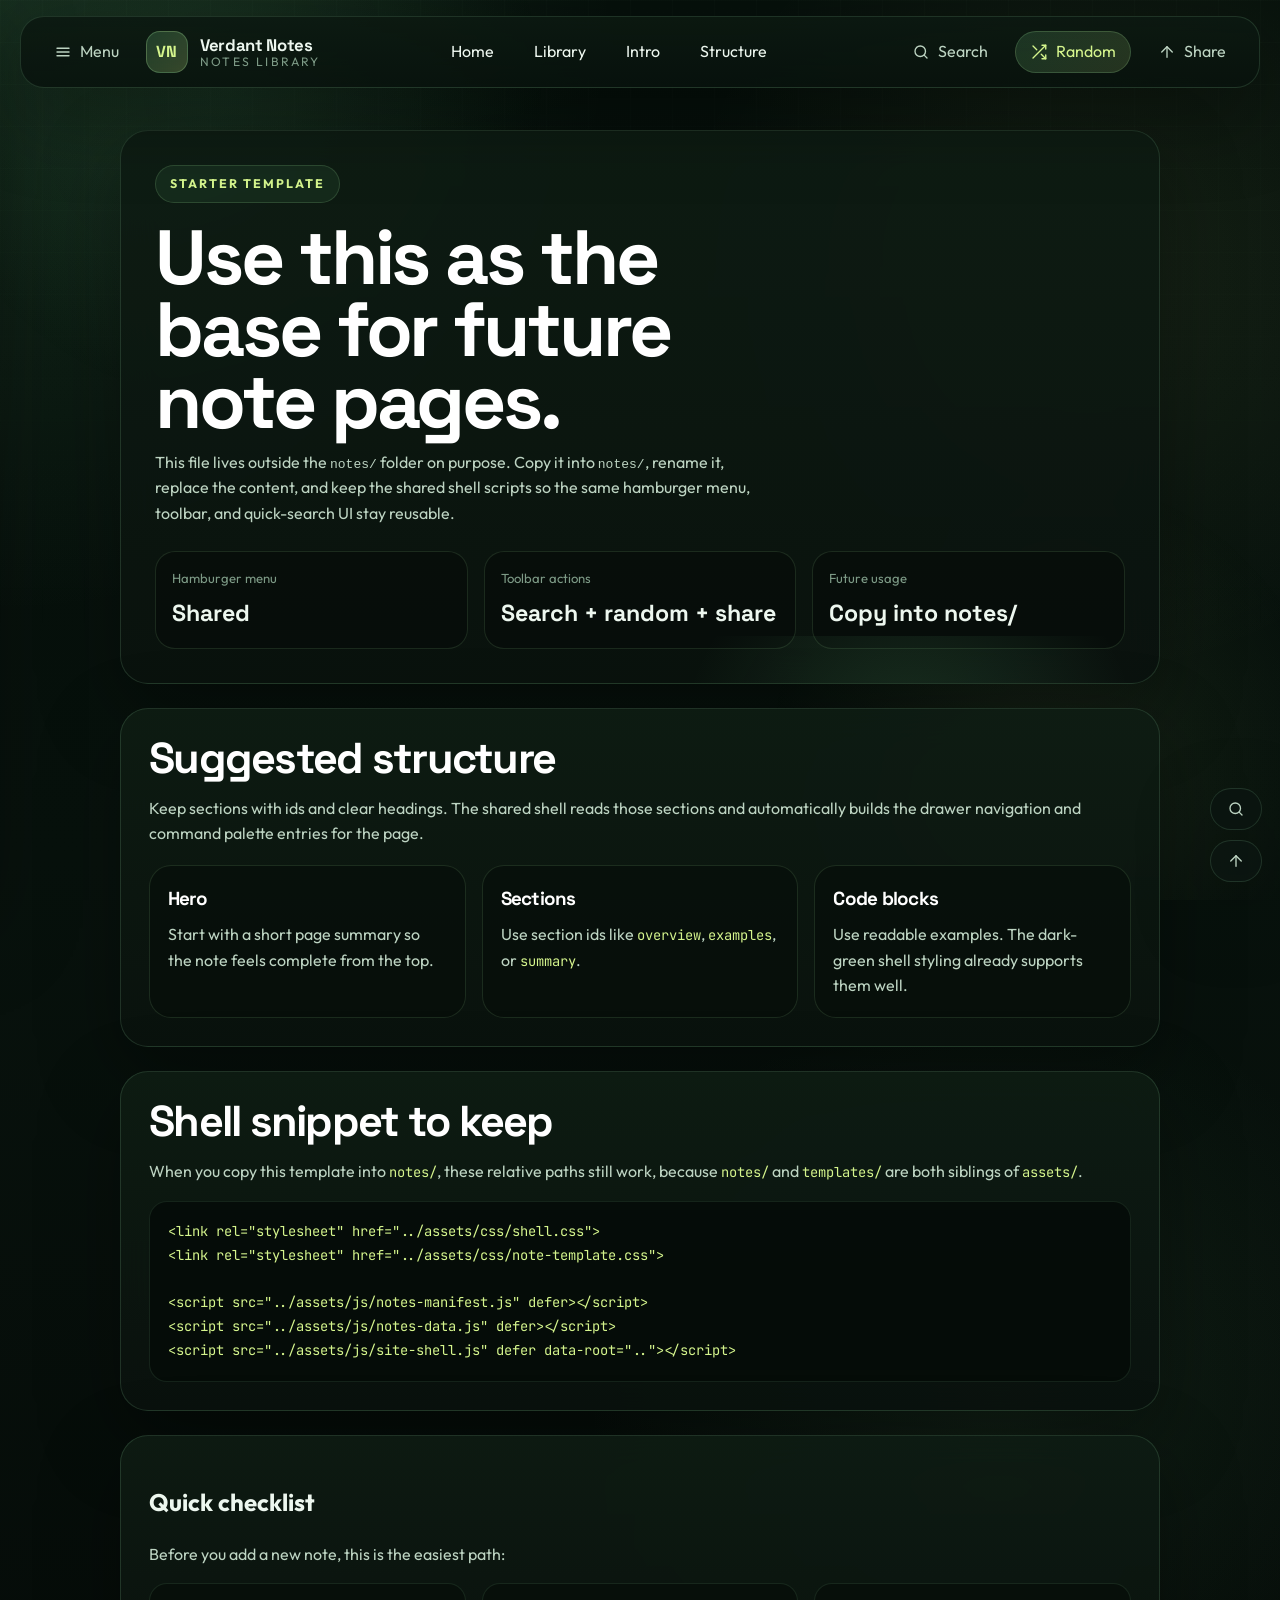
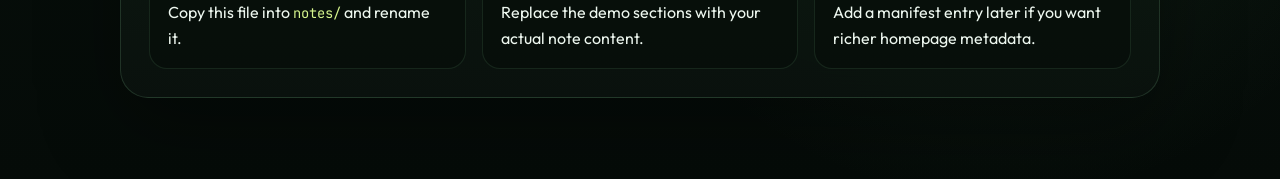
<file: templates/note-starter.html>
<!DOCTYPE html>
<html lang="en">
<head>
  <meta charset="UTF-8">
  <meta name="viewport" content="width=device-width, initial-scale=1.0">
  <title>Verdant Note Starter</title>
  <meta
    name="description"
    content="Starter template for future notes that reuse the shared hamburger menu and toolbar."
  >
  <link rel="stylesheet" href="../assets/css/shell.css">
  <link rel="stylesheet" href="../assets/css/note-template.css">
  <script src="../assets/js/notes-manifest.js" defer></script>
  <script src="../assets/js/notes-data.js" defer></script>
  <script src="../assets/js/site-shell.js" defer data-root=".."></script>
</head>
<body data-page-type="note">
  <main id="main-content" class="template-page">
    <section class="template-hero" id="intro" data-nav-label="Intro">
      <div class="template-kicker">Starter template</div>
      <h1>Use this as the base for future note pages.</h1>
      <p>
        This file lives outside the <code>notes/</code> folder on purpose. Copy it into
        <code>notes/</code>, rename it, replace the content, and keep the shared shell scripts
        so the same hamburger menu, toolbar, and quick-search UI stay reusable.
      </p>

      <div class="template-stat-row">
        <div class="template-stat">
          <span>Hamburger menu</span>
          <strong>Shared</strong>
        </div>
        <div class="template-stat">
          <span>Toolbar actions</span>
          <strong>Search + random + share</strong>
        </div>
        <div class="template-stat">
          <span>Future usage</span>
          <strong>Copy into notes/</strong>
        </div>
      </div>
    </section>

    <section class="template-section" id="structure" data-nav-label="Structure">
      <h2>Suggested structure</h2>
      <p>
        Keep sections with ids and clear headings. The shared shell reads those sections and
        automatically builds the drawer navigation and command palette entries for the page.
      </p>

      <div class="template-grid">
        <article class="template-card">
          <h3>Hero</h3>
          <p>Start with a short page summary so the note feels complete from the top.</p>
        </article>
        <article class="template-card">
          <h3>Sections</h3>
          <p>Use section ids like <code>overview</code>, <code>examples</code>, or <code>summary</code>.</p>
        </article>
        <article class="template-card">
          <h3>Code blocks</h3>
          <p>Use readable examples. The dark-green shell styling already supports them well.</p>
        </article>
      </div>
    </section>

    <section class="template-section" id="snippet" data-nav-label="Snippet">
      <h2>Shell snippet to keep</h2>
      <p>
        When you copy this template into <code>notes/</code>, these relative paths still work,
        because <code>notes/</code> and <code>templates/</code> are both siblings of <code>assets/</code>.
      </p>

      <pre><code>&lt;link rel="stylesheet" href="../assets/css/shell.css"&gt;
&lt;link rel="stylesheet" href="../assets/css/note-template.css"&gt;

&lt;script src="../assets/js/notes-manifest.js" defer&gt;&lt;/script&gt;
&lt;script src="../assets/js/notes-data.js" defer&gt;&lt;/script&gt;
&lt;script src="../assets/js/site-shell.js" defer data-root=".."&gt;&lt;/script&gt;</code></pre>
    </section>

    <section class="template-callout" id="checklist" data-nav-label="Checklist">
      <h2>Quick checklist</h2>
      <p>Before you add a new note, this is the easiest path:</p>

      <div class="template-checklist">
        <div>Copy this file into <code>notes/</code> and rename it.</div>
        <div>Replace the demo sections with your actual note content.</div>
        <div>Add a manifest entry later if you want richer homepage metadata.</div>
      </div>
    </section>
  </main>
</body>
</html>
</file>
<file: assets/css/shell.css>
@import url("https://fonts.googleapis.com/css2?family=Outfit:wght@300;400;500;600;700;800&family=Space+Grotesk:wght@500;700&family=JetBrains+Mono:wght@400;600&display=swap");

:root {
  --shell-bg: #07110c;
  --shell-bg-deep: #030905;
  --shell-bg-soft: #0d1812;
  --shell-surface: rgba(13, 28, 19, 0.76);
  --shell-surface-strong: rgba(18, 37, 25, 0.94);
  --shell-surface-alt: rgba(23, 47, 32, 0.92);
  --shell-border: rgba(122, 180, 135, 0.2);
  --shell-border-strong: rgba(156, 220, 152, 0.28);
  --shell-text: #edf7ef;
  --shell-text-soft: #bdd4c2;
  --shell-text-dim: #7d9a86;
  --shell-accent: #76d88f;
  --shell-accent-strong: #d5f58d;
  --shell-accent-soft: rgba(118, 216, 143, 0.14);
  --shell-warning: #ecd97d;
  --shell-shadow: 0 28px 80px rgba(0, 0, 0, 0.34);
  --shell-radius: 26px;
}

* {
  box-sizing: border-box;
}

html {
  scroll-behavior: smooth;
}

body.notes-shell-enabled {
  margin: 0;
  min-height: 100vh;
  padding-top: 112px;
  background:
    radial-gradient(circle at top left, rgba(118, 216, 143, 0.14), transparent 28%),
    radial-gradient(circle at 85% 15%, rgba(213, 245, 141, 0.08), transparent 22%),
    radial-gradient(circle at 78% 78%, rgba(98, 165, 106, 0.12), transparent 24%),
    linear-gradient(180deg, #06100b 0%, #08120d 48%, #050b08 100%);
  color: var(--shell-text);
  font-family: "Outfit", sans-serif;
  line-height: 1.6;
  overflow-x: hidden;
  position: relative;
}

body.notes-shell-enabled::before,
body.notes-shell-enabled::after {
  content: "";
  position: fixed;
  inset: 0;
  pointer-events: none;
  z-index: 0;
}

body.notes-shell-enabled::before {
  background:
    radial-gradient(circle at 18% 10%, rgba(118, 216, 143, 0.08), transparent 24%),
    radial-gradient(circle at 82% 84%, rgba(213, 245, 141, 0.08), transparent 22%);
}

body.notes-shell-enabled::after {
  background-image:
    linear-gradient(rgba(146, 190, 152, 0.045) 1px, transparent 1px),
    linear-gradient(90deg, rgba(146, 190, 152, 0.045) 1px, transparent 1px);
  background-size: 42px 42px;
  mask-image: linear-gradient(180deg, rgba(0, 0, 0, 0.5), transparent 76%);
}

body.notes-shell-enabled a {
  color: inherit;
  text-decoration: none;
}

body.notes-shell-enabled button,
body.notes-shell-enabled input,
body.notes-shell-enabled select {
  font: inherit;
}

body.notes-shell-enabled main,
body.notes-shell-enabled footer {
  position: relative;
  z-index: 1;
}

.notes-shell-skip-link {
  position: fixed;
  top: -48px;
  left: 24px;
  z-index: 150;
  padding: 10px 14px;
  border-radius: 999px;
  background: var(--shell-accent-strong);
  color: #07110c;
  font-weight: 700;
  transition: top 0.2s ease;
}

.notes-shell-skip-link:focus {
  top: 18px;
}

.notes-shell-topbar {
  position: fixed;
  top: 16px;
  left: 50%;
  transform: translateX(-50%);
  width: min(1240px, calc(100% - 28px));
  display: grid;
  grid-template-columns: auto 1fr auto;
  align-items: center;
  gap: 18px;
  padding: 14px 18px;
  border: 1px solid var(--shell-border);
  border-radius: 24px;
  background: linear-gradient(180deg, rgba(12, 25, 17, 0.92), rgba(8, 18, 13, 0.88));
  backdrop-filter: blur(18px);
  box-shadow: var(--shell-shadow);
  z-index: 110;
}

.notes-shell-brand-row,
.notes-shell-toolbar {
  display: flex;
  align-items: center;
  gap: 12px;
}

.notes-shell-brand {
  display: inline-flex;
  align-items: center;
  gap: 12px;
}

.notes-shell-brand-mark {
  width: 42px;
  height: 42px;
  border-radius: 14px;
  display: inline-flex;
  align-items: center;
  justify-content: center;
  background: linear-gradient(135deg, rgba(118, 216, 143, 0.2), rgba(213, 245, 141, 0.22));
  border: 1px solid var(--shell-border-strong);
  color: var(--shell-accent-strong);
  font-family: "Space Grotesk", sans-serif;
  font-weight: 700;
  letter-spacing: 0.04em;
}

.notes-shell-brand-copy {
  display: flex;
  flex-direction: column;
  line-height: 1.1;
}

.notes-shell-brand-copy strong {
  font-family: "Space Grotesk", sans-serif;
  font-size: 1.05rem;
  letter-spacing: -0.02em;
}

.notes-shell-brand-copy span {
  color: var(--shell-text-dim);
  font-size: 0.76rem;
  text-transform: uppercase;
  letter-spacing: 0.18em;
}

.notes-shell-nav {
  display: flex;
  justify-content: center;
  flex-wrap: wrap;
  gap: 10px;
}

.notes-shell-nav a,
.notes-shell-btn {
  border: 1px solid transparent;
  border-radius: 999px;
  background: transparent;
  color: var(--shell-text-soft);
  cursor: pointer;
  display: inline-flex;
  align-items: center;
  gap: 8px;
  min-height: 42px;
  padding: 0 14px;
  transition:
    transform 0.2s ease,
    border-color 0.2s ease,
    background 0.2s ease,
    color 0.2s ease;
}

.notes-shell-nav a:hover,
.notes-shell-nav a:focus-visible,
.notes-shell-btn:hover,
.notes-shell-btn:focus-visible {
  transform: translateY(-1px);
  border-color: var(--shell-border-strong);
  background: rgba(118, 216, 143, 0.08);
  color: var(--shell-text);
  outline: none;
}

.notes-shell-btn-primary {
  background: linear-gradient(135deg, rgba(118, 216, 143, 0.16), rgba(213, 245, 141, 0.14));
  border-color: rgba(166, 228, 155, 0.2);
  color: var(--shell-accent-strong);
}

.notes-shell-icon {
  width: 18px;
  height: 18px;
  display: inline-block;
}

.notes-shell-icon svg {
  width: 100%;
  height: 100%;
  display: block;
}

.notes-shell-overlay {
  position: fixed;
  inset: 0;
  background: rgba(4, 8, 6, 0.62);
  backdrop-filter: blur(8px);
  opacity: 0;
  pointer-events: none;
  transition: opacity 0.2s ease;
  z-index: 108;
}

body.notes-shell-drawer-open .notes-shell-overlay,
body.notes-shell-palette-open .notes-shell-overlay {
  opacity: 1;
  pointer-events: auto;
}

.notes-shell-transition {
  position: fixed;
  inset: 0;
  z-index: 146;
  opacity: 0;
  visibility: hidden;
  pointer-events: none;
  --glass-origin-x: 50vw;
  --glass-origin-y: 36vh;
}

.notes-shell-transition-pane,
.notes-shell-splinter-layer {
  position: absolute;
  inset: 0;
}

.notes-shell-transition-flash,
.notes-shell-crack-map {
  position: absolute;
}

.notes-shell-transition-pane {
  background:
    linear-gradient(180deg, rgba(8, 16, 12, 0.24), rgba(4, 8, 6, 0.82)),
    radial-gradient(circle at var(--glass-origin-x) var(--glass-origin-y), rgba(216, 255, 224, 0.12), transparent 30%);
  backdrop-filter: blur(0px) saturate(110%);
  opacity: 0;
}

.notes-shell-transition-flash {
  width: 320px;
  height: 320px;
  left: calc(var(--glass-origin-x) - 160px);
  top: calc(var(--glass-origin-y) - 160px);
  border-radius: 50%;
  background:
    radial-gradient(circle, rgba(255, 255, 255, 0.84) 0%, rgba(234, 255, 196, 0.34) 18%, rgba(118, 216, 143, 0.14) 40%, rgba(7, 17, 12, 0) 72%);
  mix-blend-mode: screen;
  opacity: 0;
  transform: scale(0.22);
}

.notes-shell-crack-map {
  left: var(--glass-origin-x);
  top: var(--glass-origin-y);
  width: min(112vmax, 1060px);
  height: min(112vmax, 1060px);
  transform: translate(-50%, -50%) scale(0.76) rotate(-4deg);
  opacity: 0;
}

.notes-shell-crack-map svg {
  width: 100%;
  height: 100%;
  overflow: visible;
  filter: drop-shadow(0 0 18px rgba(225, 255, 234, 0.28));
}

.notes-shell-crack-path {
  fill: none;
  stroke: rgba(245, 255, 248, 0.94);
  stroke-width: 1.15;
  stroke-linecap: round;
  stroke-linejoin: round;
  vector-effect: non-scaling-stroke;
  stroke-dasharray: 280;
  stroke-dashoffset: 280;
  opacity: 0;
}

.notes-shell-splinter {
  position: absolute;
  left: var(--glass-origin-x);
  top: var(--glass-origin-y);
  width: 14px;
  height: 58px;
  border-radius: 999px;
  background: linear-gradient(180deg, rgba(255, 255, 255, 0.96), rgba(213, 245, 141, 0.42), rgba(118, 216, 143, 0.08));
  box-shadow: 0 0 20px rgba(218, 255, 230, 0.28);
  opacity: 0;
  transform: translate(-50%, -50%) scale(0.18) rotate(0deg);
  transform-origin: center center;
}

body.notes-shell-transition-active .notes-shell-transition {
  opacity: 1;
  visibility: visible;
}

body.notes-shell-transition-breaking .notes-shell-transition-pane {
  animation: notes-shell-pane-break 560ms cubic-bezier(0.18, 0.7, 0.16, 1) forwards;
}

body.notes-shell-transition-joining .notes-shell-transition-pane {
  opacity: 1;
  animation: notes-shell-pane-join 760ms cubic-bezier(0.2, 0.86, 0.18, 1) forwards;
}

body.notes-shell-transition-breaking .notes-shell-transition-flash {
  animation: notes-shell-flash-break 460ms ease-out forwards;
}

body.notes-shell-transition-joining .notes-shell-transition-flash {
  opacity: 0.4;
  transform: scale(1.28);
  animation: notes-shell-flash-join 760ms ease-out forwards;
}

body.notes-shell-transition-breaking .notes-shell-crack-map {
  animation: notes-shell-crack-map-break 560ms cubic-bezier(0.18, 0.7, 0.16, 1) forwards;
}

body.notes-shell-transition-joining .notes-shell-crack-map {
  opacity: 1;
  transform: translate(-50%, -50%) scale(1.02) rotate(0deg);
  animation: notes-shell-crack-map-join 760ms cubic-bezier(0.2, 0.86, 0.18, 1) forwards;
}

body.notes-shell-transition-breaking .notes-shell-crack-path {
  animation: notes-shell-crack-break 520ms ease-out forwards;
}

body.notes-shell-transition-joining .notes-shell-crack-path {
  opacity: 0.84;
  stroke-dashoffset: 0;
  animation: notes-shell-crack-join 720ms ease-out forwards;
}

body.notes-shell-transition-breaking .notes-shell-crack-path:nth-child(2),
body.notes-shell-transition-joining .notes-shell-crack-path:nth-child(2) {
  animation-delay: 24ms;
}

body.notes-shell-transition-breaking .notes-shell-crack-path:nth-child(3),
body.notes-shell-transition-joining .notes-shell-crack-path:nth-child(3) {
  animation-delay: 48ms;
}

body.notes-shell-transition-breaking .notes-shell-crack-path:nth-child(4),
body.notes-shell-transition-joining .notes-shell-crack-path:nth-child(4) {
  animation-delay: 72ms;
}

body.notes-shell-transition-breaking .notes-shell-crack-path:nth-child(5),
body.notes-shell-transition-joining .notes-shell-crack-path:nth-child(5) {
  animation-delay: 96ms;
}

body.notes-shell-transition-breaking .notes-shell-crack-path:nth-child(6),
body.notes-shell-transition-joining .notes-shell-crack-path:nth-child(6) {
  animation-delay: 120ms;
}

body.notes-shell-transition-breaking .notes-shell-crack-path:nth-child(7),
body.notes-shell-transition-joining .notes-shell-crack-path:nth-child(7) {
  animation-delay: 144ms;
}

body.notes-shell-transition-breaking .notes-shell-crack-path:nth-child(8),
body.notes-shell-transition-joining .notes-shell-crack-path:nth-child(8) {
  animation-delay: 168ms;
}

body.notes-shell-transition-breaking .notes-shell-crack-path:nth-child(9),
body.notes-shell-transition-joining .notes-shell-crack-path:nth-child(9) {
  animation-delay: 192ms;
}

body.notes-shell-transition-breaking .notes-shell-crack-path:nth-child(10),
body.notes-shell-transition-joining .notes-shell-crack-path:nth-child(10) {
  animation-delay: 216ms;
}

body.notes-shell-transition-breaking .notes-shell-splinter {
  animation: notes-shell-splinter-break 520ms ease-out forwards;
  animation-delay: var(--sd);
}

body.notes-shell-transition-joining .notes-shell-splinter {
  opacity: 0.18;
  animation: notes-shell-splinter-join 760ms ease-out forwards;
  animation-delay: var(--sd);
}

.notes-shell-title-home {
  color: inherit;
  cursor: pointer;
  display: inline-block;
  position: relative;
  text-decoration: none;
  transition: transform 0.2s ease, text-shadow 0.2s ease;
}

.notes-shell-title-home:hover,
.notes-shell-title-home:focus-visible {
  transform: translateY(-2px);
  text-shadow: 0 0 22px rgba(213, 245, 141, 0.2);
  outline: none;
}

@keyframes notes-shell-pane-break {
  0% {
    opacity: 0;
    backdrop-filter: blur(0px) saturate(110%);
  }

  18% {
    opacity: 0.9;
  }

  100% {
    opacity: 1;
    backdrop-filter: blur(10px) saturate(155%);
  }
}

@keyframes notes-shell-pane-join {
  0% {
    opacity: 1;
    backdrop-filter: blur(12px) saturate(160%);
  }

  100% {
    opacity: 0;
    backdrop-filter: blur(0px) saturate(110%);
  }
}

@keyframes notes-shell-flash-break {
  0% {
    opacity: 0;
    transform: scale(0.2);
  }

  16% {
    opacity: 1;
  }

  100% {
    opacity: 0;
    transform: scale(1.86);
  }
}

@keyframes notes-shell-flash-join {
  0% {
    opacity: 0.58;
    transform: scale(1.36);
  }

  100% {
    opacity: 0;
    transform: scale(0.34);
  }
}

@keyframes notes-shell-crack-map-break {
  0% {
    opacity: 0;
    transform: translate(-50%, -50%) scale(0.74) rotate(-6deg);
  }

  24% {
    opacity: 1;
  }

  100% {
    opacity: 1;
    transform: translate(-50%, -50%) scale(1.02) rotate(0deg);
  }
}

@keyframes notes-shell-crack-map-join {
  0% {
    opacity: 1;
    transform: translate(-50%, -50%) scale(1.02) rotate(0deg);
  }

  100% {
    opacity: 0;
    transform: translate(-50%, -50%) scale(0.72) rotate(4deg);
  }
}

@keyframes notes-shell-crack-break {
  0% {
    opacity: 0;
    stroke-dashoffset: 280;
  }

  22% {
    opacity: 0.95;
  }

  100% {
    opacity: 0.78;
    stroke-dashoffset: 0;
  }
}

@keyframes notes-shell-crack-join {
  0% {
    opacity: 0.84;
    stroke-dashoffset: 0;
  }

  100% {
    opacity: 0;
    stroke-dashoffset: 280;
  }
}

@keyframes notes-shell-splinter-break {
  0% {
    opacity: 0;
    transform: translate(-50%, -50%) scale(0.2) rotate(0deg);
  }

  26% {
    opacity: 0.92;
  }

  100% {
    opacity: 0;
    transform: translate(calc(-50% + var(--sx)), calc(-50% + var(--sy))) scale(1.14) rotate(var(--sr));
  }
}

@keyframes notes-shell-splinter-join {
  0% {
    opacity: 0.28;
    transform: translate(calc(-50% + var(--sx)), calc(-50% + var(--sy))) scale(1.04) rotate(var(--sr));
  }

  100% {
    opacity: 0;
    transform: translate(-50%, -50%) scale(0.22) rotate(0deg);
  }
}

.notes-shell-drawer {
  position: fixed;
  top: 0;
  left: 0;
  bottom: 0;
  width: min(380px, calc(100vw - 32px));
  padding: 24px;
  background: linear-gradient(180deg, rgba(8, 16, 12, 0.98), rgba(9, 20, 14, 0.98));
  border-right: 1px solid var(--shell-border);
  box-shadow: var(--shell-shadow);
  transform: translateX(-102%);
  transition: transform 0.24s ease;
  z-index: 109;
  overflow-y: auto;
}

body.notes-shell-drawer-open .notes-shell-drawer {
  transform: translateX(0);
}

.notes-shell-drawer-head {
  display: flex;
  justify-content: space-between;
  gap: 16px;
  align-items: flex-start;
  margin-bottom: 22px;
}

.notes-shell-kicker {
  color: var(--shell-text-dim);
  font-size: 0.72rem;
  text-transform: uppercase;
  letter-spacing: 0.18em;
}

.notes-shell-drawer h2 {
  margin: 6px 0 0;
  font-family: "Space Grotesk", sans-serif;
  font-size: 1.75rem;
  line-height: 1;
}

.notes-shell-section {
  margin-top: 22px;
}

.notes-shell-section h3 {
  margin: 0 0 10px;
  color: var(--shell-text-dim);
  font-size: 0.76rem;
  text-transform: uppercase;
  letter-spacing: 0.16em;
}

.notes-shell-stack {
  display: grid;
  gap: 10px;
}

.notes-shell-link-card {
  display: flex;
  align-items: center;
  justify-content: space-between;
  gap: 16px;
  padding: 12px 14px;
  border-radius: 18px;
  border: 1px solid var(--shell-border);
  background: rgba(14, 27, 20, 0.72);
  transition:
    transform 0.2s ease,
    border-color 0.2s ease,
    background 0.2s ease;
}

.notes-shell-link-card:hover,
.notes-shell-link-card:focus-visible {
  transform: translateX(4px);
  border-color: var(--shell-border-strong);
  background: rgba(21, 40, 29, 0.9);
  outline: none;
}

.notes-shell-link-card strong {
  display: block;
  font-size: 0.98rem;
}

.notes-shell-link-card span {
  color: var(--shell-text-dim);
  font-size: 0.84rem;
}

.notes-shell-mini-badge {
  display: inline-flex;
  align-items: center;
  justify-content: center;
  min-width: 34px;
  height: 28px;
  padding: 0 10px;
  border-radius: 999px;
  background: rgba(118, 216, 143, 0.12);
  color: var(--shell-accent);
  font-size: 0.78rem;
  font-weight: 700;
}

.notes-shell-palette {
  position: fixed;
  inset: 0;
  display: grid;
  place-items: start center;
  padding: 100px 16px 24px;
  opacity: 0;
  pointer-events: none;
  transition: opacity 0.2s ease;
  z-index: 111;
}

body.notes-shell-palette-open .notes-shell-palette {
  opacity: 1;
  pointer-events: auto;
}

.notes-shell-palette-card {
  width: min(760px, 100%);
  border-radius: 28px;
  border: 1px solid var(--shell-border);
  background: linear-gradient(180deg, rgba(12, 24, 17, 0.98), rgba(9, 17, 12, 0.96));
  box-shadow: var(--shell-shadow);
  overflow: hidden;
}

.notes-shell-palette-head {
  display: grid;
  grid-template-columns: 1fr auto;
  gap: 12px;
  padding: 18px;
  border-bottom: 1px solid var(--shell-border);
}

.notes-shell-palette-head input {
  width: 100%;
  border: 1px solid transparent;
  border-radius: 18px;
  background: rgba(19, 37, 25, 0.92);
  color: var(--shell-text);
  padding: 14px 16px;
  outline: none;
}

.notes-shell-palette-head input:focus {
  border-color: rgba(118, 216, 143, 0.38);
  box-shadow: 0 0 0 4px rgba(118, 216, 143, 0.12);
}

.notes-shell-palette-results {
  max-height: 420px;
  overflow-y: auto;
  padding: 14px;
  display: grid;
  gap: 10px;
}

.notes-shell-palette-item {
  display: flex;
  justify-content: space-between;
  align-items: center;
  gap: 16px;
  padding: 14px 16px;
  border-radius: 18px;
  border: 1px solid var(--shell-border);
  background: rgba(14, 27, 20, 0.8);
}

.notes-shell-palette-item strong {
  display: block;
  margin-bottom: 2px;
}

.notes-shell-palette-item span {
  color: var(--shell-text-dim);
  font-size: 0.86rem;
}

.notes-shell-palette-tag {
  color: var(--shell-accent-strong);
  font-size: 0.76rem;
  text-transform: uppercase;
  letter-spacing: 0.14em;
}

.notes-shell-palette-empty {
  padding: 18px;
  color: var(--shell-text-dim);
}

.notes-shell-fab {
  position: fixed;
  right: 18px;
  bottom: 18px;
  display: flex;
  flex-direction: column;
  gap: 10px;
  z-index: 105;
}

.notes-shell-fab .notes-shell-btn {
  min-width: 52px;
  justify-content: center;
  padding: 0 16px;
  border-color: var(--shell-border);
  background: rgba(12, 22, 17, 0.9);
  box-shadow: var(--shell-shadow);
}

@media (max-width: 980px) {
  .notes-shell-topbar {
    grid-template-columns: 1fr auto;
  }

  .notes-shell-nav {
    display: none;
  }
}

@media (max-width: 720px) {
  body.notes-shell-enabled {
    padding-top: 98px;
  }

  .notes-shell-topbar {
    width: min(100% - 18px, 1240px);
    gap: 10px;
    padding: 12px 14px;
  }

  .notes-shell-brand-copy span {
    display: none;
  }

  .notes-shell-toolbar .notes-shell-btn span:not(.notes-shell-icon) {
    display: none;
  }

  .notes-shell-toolbar .notes-shell-btn {
    min-width: 42px;
    justify-content: center;
    padding: 0 12px;
  }

  .notes-shell-fab {
    right: 12px;
    bottom: 12px;
  }

  .notes-shell-transition-flash {
    width: 240px;
    height: 240px;
    left: calc(var(--glass-origin-x) - 120px);
    top: calc(var(--glass-origin-y) - 120px);
  }
}
</file>
<file: assets/css/index.css>
.site-page {
  width: min(1240px, calc(100% - 32px));
  margin: 0 auto;
  padding: 12px 0 88px;
}

.hero-grid,
.section-heading,
.integration-grid {
  display: grid;
  gap: 24px;
}

.hero-grid {
  grid-template-columns: minmax(0, 1.35fr) minmax(300px, 0.8fr);
  align-items: stretch;
  margin-bottom: 28px;
}

.hero-card,
.desk-card,
.dashboard-card,
.section-shell,
.workflow-card,
.integration-card,
.note-card,
.recent-card,
.empty-card {
  border: 1px solid var(--shell-border);
  background: linear-gradient(180deg, rgba(14, 28, 19, 0.92), rgba(10, 18, 14, 0.94));
  box-shadow: var(--shell-shadow);
  backdrop-filter: blur(18px);
}

.hero-card,
.desk-card,
.section-shell,
.workflow-card,
.integration-card,
.note-card,
.recent-card,
.empty-card {
  border-radius: 28px;
}

.hero-card {
  padding: 34px;
  position: relative;
  overflow: hidden;
}

.hero-card[data-glass-impact] {
  cursor: pointer;
  transition: transform 0.24s ease, border-color 0.24s ease, box-shadow 0.24s ease;
}

.hero-card[data-glass-impact]:hover {
  transform: translateY(-3px);
  border-color: var(--shell-border-strong);
}

.hero-card[data-glass-impact]:focus-visible {
  outline: 2px solid rgba(213, 245, 141, 0.4);
  outline-offset: 4px;
}

.hero-card::after {
  content: "";
  position: absolute;
  inset: auto -8% -30% 38%;
  height: 260px;
  background: radial-gradient(circle, rgba(118, 216, 143, 0.18), transparent 60%);
  pointer-events: none;
}

.eyebrow,
.panel-topline,
.dashboard-label {
  font-size: 0.76rem;
  letter-spacing: 0.18em;
  text-transform: uppercase;
  color: var(--shell-accent);
}

.hero-card h1,
.section-heading h2 {
  margin: 14px 0 0;
  font-family: "Space Grotesk", sans-serif;
  color: #f7fff8;
  letter-spacing: -0.04em;
}

.hero-card h1 {
  max-width: 11ch;
  font-size: clamp(2.9rem, 6vw, 5.2rem);
  line-height: 0.92;
}

.section-heading h2 {
  font-size: clamp(2rem, 3vw, 3.1rem);
  line-height: 0.98;
}

.hero-copy,
.section-heading p,
.dashboard-card p,
.workflow-card p,
.integration-card p,
.note-summary,
.empty-card p {
  color: var(--shell-text-soft);
}

.hero-copy {
  max-width: 640px;
  margin: 18px 0 26px;
  font-size: 1rem;
}

.hero-copy code,
.desk-item code,
.workflow-card code,
.integration-card code {
  padding: 2px 7px;
  border-radius: 8px;
  background: rgba(5, 11, 8, 0.7);
  border: 1px solid rgba(122, 180, 135, 0.18);
  color: var(--shell-accent-strong);
  font-family: "JetBrains Mono", monospace;
  font-size: 0.84rem;
}

.hero-actions,
.hero-metrics,
.desk-list,
.filter-row,
.note-meta,
.note-tags,
.workflow-grid,
.integration-grid {
  display: flex;
  flex-wrap: wrap;
  gap: 12px;
}

.action {
  min-height: 48px;
  padding: 0 20px;
  border-radius: 999px;
  border: 1px solid transparent;
  display: inline-flex;
  align-items: center;
  justify-content: center;
  font-weight: 700;
  transition:
    transform 0.2s ease,
    border-color 0.2s ease,
    background 0.2s ease;
}

.action:hover {
  transform: translateY(-2px);
}

.action-primary {
  background: linear-gradient(135deg, var(--shell-accent), var(--shell-accent-strong));
  color: #06100b;
}

.action-secondary {
  border-color: var(--shell-border);
  background: rgba(118, 216, 143, 0.08);
  color: var(--shell-text);
}

.metric-chip {
  min-width: 160px;
  padding: 14px 16px;
  border-radius: 20px;
  border: 1px solid rgba(156, 220, 152, 0.16);
  background: rgba(7, 14, 10, 0.66);
}

.metric-label {
  display: block;
  color: var(--shell-text-dim);
  font-size: 0.8rem;
  margin-bottom: 6px;
}

.metric-chip strong,
.dashboard-card strong,
.desk-stat strong {
  display: block;
  color: #ffffff;
  font-family: "Space Grotesk", sans-serif;
}

.metric-chip strong {
  font-size: 1.7rem;
}

.desk-card {
  padding: 28px;
  display: flex;
  flex-direction: column;
  gap: 16px;
}

.desk-stat {
  padding-bottom: 14px;
  border-bottom: 1px solid rgba(122, 180, 135, 0.12);
}

.desk-stat span {
  display: block;
  color: var(--shell-text-dim);
  font-size: 0.8rem;
  margin-bottom: 6px;
}

.desk-stat strong {
  font-size: 1.28rem;
}

.desk-list {
  flex-direction: column;
  align-items: stretch;
  gap: 10px;
}

.desk-item {
  display: flex;
  gap: 10px;
  align-items: flex-start;
  color: var(--shell-text-soft);
  font-size: 0.95rem;
}

.desk-dot {
  width: 9px;
  height: 9px;
  border-radius: 50%;
  margin-top: 0.42rem;
  background: var(--shell-accent);
  box-shadow: 0 0 16px rgba(118, 216, 143, 0.44);
  flex-shrink: 0;
}

.panel-button,
.clear-button,
.favorite-button,
.note-link {
  min-height: 46px;
  border-radius: 16px;
  border: 1px solid var(--shell-border);
  cursor: pointer;
  transition:
    transform 0.2s ease,
    border-color 0.2s ease,
    background 0.2s ease;
}

.panel-button,
.note-link {
  background: linear-gradient(135deg, rgba(118, 216, 143, 0.18), rgba(213, 245, 141, 0.12));
  color: var(--shell-accent-strong);
  font-weight: 700;
}

.panel-button:hover,
.clear-button:hover,
.favorite-button:hover,
.note-link:hover {
  transform: translateY(-2px);
  border-color: var(--shell-border-strong);
}

.dashboard-grid {
  display: grid;
  grid-template-columns: repeat(4, minmax(0, 1fr));
  gap: 16px;
  margin-bottom: 28px;
}

.dashboard-card {
  padding: 22px;
  border-radius: 24px;
}

.dashboard-card strong {
  margin: 12px 0 8px;
  font-size: clamp(1.6rem, 2.5vw, 2.4rem);
  line-height: 1;
}

.dashboard-card-accent {
  background:
    radial-gradient(circle at top right, rgba(213, 245, 141, 0.12), transparent 36%),
    linear-gradient(180deg, rgba(20, 39, 28, 0.96), rgba(10, 19, 14, 0.95));
}

.section-shell {
  padding: 30px;
  margin-top: 28px;
}

.section-heading {
  grid-template-columns: minmax(0, 1fr) minmax(280px, 340px);
  align-items: end;
  margin-bottom: 24px;
}

.section-status {
  display: flex;
  flex-direction: column;
  gap: 10px;
}

.status-pill {
  width: fit-content;
  padding: 8px 12px;
  border-radius: 999px;
  border: 1px solid rgba(156, 220, 152, 0.16);
  background: rgba(118, 216, 143, 0.08);
  color: var(--shell-accent-strong);
  font-size: 0.82rem;
  font-weight: 700;
}

.status-copy {
  color: var(--shell-text-dim);
  font-size: 0.92rem;
}

.control-panel {
  display: grid;
  grid-template-columns: minmax(0, 1.4fr) minmax(200px, 240px) auto auto;
  gap: 14px;
  align-items: end;
  margin-bottom: 16px;
}

.control-field,
.toggle-field {
  display: flex;
  flex-direction: column;
  gap: 8px;
}

.control-field span,
.toggle-field span {
  color: var(--shell-text-dim);
  font-size: 0.8rem;
  text-transform: uppercase;
  letter-spacing: 0.12em;
}

.control-field input,
.control-field select {
  width: 100%;
  min-height: 52px;
  border: 1px solid rgba(122, 180, 135, 0.14);
  border-radius: 18px;
  background: rgba(8, 16, 12, 0.84);
  color: var(--shell-text);
  padding: 0 16px;
  outline: none;
}

.control-field input:focus,
.control-field select:focus {
  border-color: rgba(118, 216, 143, 0.42);
  box-shadow: 0 0 0 4px rgba(118, 216, 143, 0.12);
}

.toggle-field {
  min-height: 52px;
  flex-direction: row;
  align-items: center;
  gap: 10px;
  padding: 0 16px;
  border: 1px solid rgba(122, 180, 135, 0.14);
  border-radius: 18px;
  background: rgba(8, 16, 12, 0.84);
}

.toggle-field input {
  width: 18px;
  height: 18px;
  accent-color: var(--shell-accent);
}

.clear-button {
  padding: 0 18px;
  background: rgba(118, 216, 143, 0.08);
  color: var(--shell-text);
}

.filter-row {
  margin-bottom: 18px;
}

.filter-chip {
  min-height: 40px;
  padding: 0 14px;
  border-radius: 999px;
  border: 1px solid rgba(122, 180, 135, 0.14);
  background: rgba(8, 16, 12, 0.7);
  color: var(--shell-text-soft);
  cursor: pointer;
  transition:
    transform 0.2s ease,
    border-color 0.2s ease,
    background 0.2s ease,
    color 0.2s ease;
}

.filter-chip.is-active,
.filter-chip:hover {
  transform: translateY(-1px);
  border-color: var(--shell-border-strong);
  background: rgba(118, 216, 143, 0.12);
  color: var(--shell-accent-strong);
}

.recent-strip {
  display: grid;
  grid-template-columns: repeat(auto-fit, minmax(260px, 1fr));
  gap: 16px;
  margin-bottom: 18px;
}

.recent-card {
  padding: 20px;
}

.recent-card h3,
.workflow-card h3,
.note-title {
  margin: 0;
  font-family: "Space Grotesk", sans-serif;
  letter-spacing: -0.03em;
}

.recent-card h3,
.workflow-card h3 {
  font-size: 1.16rem;
}

.recent-card p {
  color: var(--shell-text-soft);
  margin: 10px 0 16px;
}

.notes-grid,
.workflow-grid,
.integration-grid {
  display: grid;
}

.notes-grid {
  grid-template-columns: repeat(auto-fit, minmax(280px, 1fr));
  gap: 18px;
}

.note-card {
  padding: 22px;
  display: flex;
  flex-direction: column;
  gap: 14px;
  position: relative;
  overflow: hidden;
}

.note-card::after {
  content: "";
  position: absolute;
  inset: auto -12% -20% auto;
  width: 180px;
  height: 180px;
  border-radius: 50%;
  background: radial-gradient(circle, rgba(118, 216, 143, 0.12), transparent 68%);
  pointer-events: none;
}

.note-card.is-favorite {
  border-color: rgba(213, 245, 141, 0.3);
}

.note-head,
.note-footer {
  display: flex;
  justify-content: space-between;
  gap: 12px;
  align-items: flex-start;
}

.note-badge {
  display: inline-flex;
  align-items: center;
  min-height: 30px;
  padding: 0 10px;
  border-radius: 999px;
  background: rgba(118, 216, 143, 0.1);
  color: var(--shell-accent-strong);
  border: 1px solid rgba(122, 180, 135, 0.18);
  font-size: 0.76rem;
  font-weight: 700;
  text-transform: uppercase;
  letter-spacing: 0.12em;
}

.note-index {
  color: var(--shell-text-dim);
  font-family: "JetBrains Mono", monospace;
  font-size: 0.82rem;
}

.favorite-button {
  min-width: 44px;
  padding: 0 14px;
  background: rgba(7, 14, 10, 0.68);
  color: var(--shell-warning);
}

.favorite-button.is-active {
  background: rgba(236, 217, 125, 0.14);
  border-color: rgba(236, 217, 125, 0.28);
}

.note-title {
  font-size: 1.52rem;
  color: #ffffff;
}

.note-summary {
  flex: 1;
  margin: 0;
}

.note-tags {
  gap: 8px;
}

.note-tags span,
.note-meta span {
  display: inline-flex;
  align-items: center;
  min-height: 28px;
  padding: 0 10px;
  border-radius: 999px;
  background: rgba(7, 14, 10, 0.66);
  border: 1px solid rgba(122, 180, 135, 0.12);
  color: var(--shell-text-dim);
  font-size: 0.8rem;
}

.note-footer {
  align-items: center;
  padding-top: 14px;
  border-top: 1px solid rgba(122, 180, 135, 0.12);
}

.note-link {
  padding: 0 18px;
  display: inline-flex;
  align-items: center;
  justify-content: center;
}

.empty-card {
  padding: 28px;
}

.empty-card h3 {
  margin: 0 0 8px;
  font-family: "Space Grotesk", sans-serif;
  font-size: 1.5rem;
}

.workflow-shell .workflow-grid {
  grid-template-columns: repeat(3, minmax(0, 1fr));
  gap: 16px;
  margin-bottom: 18px;
}

.workflow-card,
.integration-card {
  padding: 22px;
}

.step-index {
  width: 40px;
  height: 40px;
  border-radius: 14px;
  display: inline-flex;
  align-items: center;
  justify-content: center;
  margin-bottom: 14px;
  background: rgba(118, 216, 143, 0.14);
  color: var(--shell-accent-strong);
  font-family: "JetBrains Mono", monospace;
  font-weight: 700;
}

.integration-grid {
  grid-template-columns: minmax(0, 1fr) minmax(300px, 0.9fr);
  gap: 16px;
}

.integration-card pre {
  margin: 14px 0 0;
  padding: 18px;
  border-radius: 18px;
  border: 1px solid rgba(122, 180, 135, 0.14);
  background: rgba(6, 12, 9, 0.94);
  overflow-x: auto;
}

.integration-card code {
  font-family: "JetBrains Mono", monospace;
  color: var(--shell-accent-strong);
  font-size: 0.85rem;
  line-height: 1.8;
}

.integration-card-highlight {
  background:
    radial-gradient(circle at top right, rgba(118, 216, 143, 0.12), transparent 32%),
    linear-gradient(180deg, rgba(16, 31, 22, 0.96), rgba(10, 18, 14, 0.94));
}

@media (max-width: 1080px) {
  .hero-grid,
  .section-heading,
  .integration-grid {
    grid-template-columns: 1fr;
  }

  .dashboard-grid {
    grid-template-columns: repeat(2, minmax(0, 1fr));
  }

  .control-panel {
    grid-template-columns: repeat(2, minmax(0, 1fr));
  }

  .workflow-shell .workflow-grid {
    grid-template-columns: 1fr;
  }
}

@media (max-width: 720px) {
  .site-page {
    width: min(100% - 20px, 1240px);
    padding-bottom: 74px;
  }

  .hero-card,
  .desk-card,
  .section-shell,
  .dashboard-card,
  .note-card,
  .recent-card,
  .workflow-card,
  .integration-card,
  .empty-card {
    border-radius: 24px;
  }

  .hero-card,
  .desk-card,
  .section-shell {
    padding: 22px;
  }

  .hero-card h1 {
    font-size: clamp(2.3rem, 13vw, 3.7rem);
  }

  .dashboard-grid,
  .control-panel {
    grid-template-columns: 1fr;
  }

  .note-footer,
  .note-head {
    flex-wrap: wrap;
  }
}
</file>
<file: assets/css/viewer.css>
.viewer-page {
  width: min(1240px, calc(100% - 32px));
  margin: 0 auto;
  padding: 12px 0 88px;
}

.viewer-hero,
.viewer-frame-shell,
.viewer-related-shell,
.viewer-related-card,
.viewer-empty {
  border: 1px solid var(--shell-border);
  border-radius: 28px;
  background: linear-gradient(180deg, rgba(14, 28, 19, 0.92), rgba(10, 18, 14, 0.94));
  box-shadow: var(--shell-shadow);
  backdrop-filter: blur(18px);
}

.viewer-hero,
.viewer-frame-shell,
.viewer-related-shell {
  padding: 30px;
}

.viewer-hero {
  position: relative;
  overflow: hidden;
}

.viewer-hero::after {
  content: "";
  position: absolute;
  inset: auto -10% -34% 42%;
  height: 260px;
  background: radial-gradient(circle, rgba(118, 216, 143, 0.18), transparent 60%);
  pointer-events: none;
}

.viewer-kicker,
.viewer-label {
  color: var(--shell-accent);
  font-size: 0.76rem;
  letter-spacing: 0.18em;
  text-transform: uppercase;
}

.viewer-hero h1,
.viewer-related-shell h2,
.viewer-related-card h3 {
  margin: 14px 0 0;
  font-family: "Space Grotesk", sans-serif;
  color: #ffffff;
  letter-spacing: -0.04em;
}

.viewer-hero h1 {
  max-width: 12ch;
  font-size: clamp(2.7rem, 6vw, 4.8rem);
  line-height: 0.94;
}

.viewer-hero p,
.viewer-related-shell p,
.viewer-related-card p,
.viewer-empty p {
  color: var(--shell-text-soft);
}

.viewer-hero p {
  max-width: 680px;
  margin: 16px 0 0;
}

.viewer-hero code {
  padding: 2px 7px;
  border-radius: 8px;
  background: rgba(5, 11, 8, 0.7);
  border: 1px solid rgba(122, 180, 135, 0.18);
  color: var(--shell-accent-strong);
  font-family: "JetBrains Mono", monospace;
  font-size: 0.84rem;
}

.viewer-actions,
.viewer-meta {
  display: flex;
  flex-wrap: wrap;
  gap: 12px;
}

.viewer-actions {
  margin-top: 24px;
}

.viewer-action {
  min-height: 48px;
  padding: 0 20px;
  border-radius: 999px;
  border: 1px solid transparent;
  display: inline-flex;
  align-items: center;
  justify-content: center;
  font-weight: 700;
  transition: transform 0.2s ease, border-color 0.2s ease, background 0.2s ease;
}

.viewer-action:hover {
  transform: translateY(-2px);
}

.viewer-action-primary {
  background: linear-gradient(135deg, var(--shell-accent), var(--shell-accent-strong));
  color: #06100b;
}

.viewer-action-secondary {
  background: rgba(118, 216, 143, 0.08);
  border-color: var(--shell-border);
  color: var(--shell-text);
}

.viewer-meta {
  margin-top: 22px;
}

.viewer-meta span {
  display: inline-flex;
  align-items: center;
  min-height: 34px;
  padding: 0 12px;
  border-radius: 999px;
  background: rgba(7, 14, 10, 0.68);
  border: 1px solid rgba(122, 180, 135, 0.14);
  color: var(--shell-text-dim);
  font-size: 0.84rem;
}

.viewer-frame-shell,
.viewer-related-shell {
  margin-top: 24px;
}

.viewer-frame-topbar {
  display: flex;
  justify-content: space-between;
  gap: 16px;
  align-items: center;
  margin-bottom: 18px;
}

.viewer-frame-topbar strong {
  display: block;
  margin-top: 6px;
  font-family: "Space Grotesk", sans-serif;
  color: #ffffff;
  font-size: 1.15rem;
}

.viewer-status-pill {
  display: inline-flex;
  align-items: center;
  min-height: 34px;
  padding: 0 14px;
  border-radius: 999px;
  background: rgba(118, 216, 143, 0.08);
  border: 1px solid rgba(156, 220, 152, 0.16);
  color: var(--shell-accent-strong);
  font-size: 0.82rem;
  font-weight: 700;
}

.viewer-frame {
  width: 100%;
  min-height: 80vh;
  border: 1px solid rgba(122, 180, 135, 0.14);
  border-radius: 22px;
  background: rgba(5, 11, 8, 0.84);
  box-shadow: inset 0 0 0 1px rgba(122, 180, 135, 0.08);
}

.viewer-related-shell h2 {
  margin-top: 12px;
  font-size: clamp(1.8rem, 3vw, 2.7rem);
  line-height: 0.98;
}

.viewer-related-grid {
  display: grid;
  grid-template-columns: repeat(auto-fit, minmax(240px, 1fr));
  gap: 16px;
  margin-top: 18px;
}

.viewer-related-card,
.viewer-empty {
  padding: 20px;
}

.viewer-related-card h3 {
  margin: 0 0 8px;
  font-size: 1.18rem;
}

.viewer-related-card p {
  margin: 0 0 16px;
}

.viewer-related-card a {
  display: inline-flex;
  align-items: center;
  min-height: 42px;
  padding: 0 16px;
  border-radius: 16px;
  background: linear-gradient(135deg, rgba(118, 216, 143, 0.18), rgba(213, 245, 141, 0.12));
  border: 1px solid var(--shell-border);
  color: var(--shell-accent-strong);
  font-weight: 700;
}

@media (max-width: 720px) {
  .viewer-page {
    width: min(100% - 20px, 1240px);
    padding-bottom: 74px;
  }

  .viewer-hero,
  .viewer-frame-shell,
  .viewer-related-shell,
  .viewer-related-card,
  .viewer-empty {
    border-radius: 24px;
  }

  .viewer-hero,
  .viewer-frame-shell,
  .viewer-related-shell {
    padding: 22px;
  }

  .viewer-frame-topbar {
    flex-direction: column;
    align-items: flex-start;
  }
}
</file>
<file: assets/css/note-template.css>
.template-page {
  width: min(1040px, calc(100% - 32px));
  margin: 0 auto;
  padding: 18px 0 88px;
}

.template-hero,
.template-section,
.template-callout {
  border: 1px solid var(--shell-border);
  border-radius: 28px;
  background: linear-gradient(180deg, rgba(14, 28, 19, 0.92), rgba(10, 18, 14, 0.94));
  box-shadow: var(--shell-shadow);
  backdrop-filter: blur(18px);
}

.template-hero {
  padding: 34px;
  position: relative;
  overflow: hidden;
}

.template-hero::after {
  content: "";
  position: absolute;
  inset: auto -10% -35% 42%;
  height: 240px;
  background: radial-gradient(circle, rgba(118, 216, 143, 0.16), transparent 62%);
  pointer-events: none;
}

.template-kicker {
  display: inline-flex;
  align-items: center;
  gap: 8px;
  padding: 8px 14px;
  border-radius: 999px;
  border: 1px solid rgba(156, 220, 152, 0.18);
  background: rgba(118, 216, 143, 0.08);
  color: var(--shell-accent-strong);
  font-size: 0.78rem;
  font-weight: 700;
  letter-spacing: 0.16em;
  text-transform: uppercase;
}

.template-hero h1,
.template-section h2,
.template-card h3 {
  font-family: "Space Grotesk", sans-serif;
  letter-spacing: -0.04em;
  color: #ffffff;
}

.template-hero h1 {
  margin: 18px 0 12px;
  max-width: 12ch;
  font-size: clamp(2.8rem, 6vw, 4.8rem);
  line-height: 0.94;
}

.template-hero p,
.template-section p,
.template-section li,
.template-callout p {
  color: var(--shell-text-soft);
}

.template-hero p {
  max-width: 620px;
  margin: 0 0 18px;
}

.template-stat-row,
.template-grid,
.template-checklist {
  display: grid;
  gap: 16px;
}

.template-stat-row {
  grid-template-columns: repeat(3, minmax(0, 1fr));
  margin-top: 24px;
}

.template-stat {
  padding: 16px;
  border-radius: 20px;
  border: 1px solid rgba(156, 220, 152, 0.14);
  background: rgba(6, 12, 9, 0.68);
}

.template-stat span {
  display: block;
  color: var(--shell-text-dim);
  font-size: 0.82rem;
  margin-bottom: 6px;
}

.template-stat strong {
  font-family: "Space Grotesk", sans-serif;
  font-size: 1.45rem;
}

.template-section,
.template-callout {
  padding: 28px;
  margin-top: 24px;
}

.template-section h2 {
  margin: 0 0 14px;
  font-size: clamp(1.8rem, 4vw, 2.7rem);
  line-height: 1;
}

.template-grid {
  grid-template-columns: repeat(auto-fit, minmax(240px, 1fr));
  margin-top: 18px;
}

.template-card {
  padding: 18px;
  border-radius: 22px;
  border: 1px solid rgba(156, 220, 152, 0.14);
  background: rgba(7, 14, 10, 0.66);
}

.template-card h3 {
  margin: 0 0 8px;
  font-size: 1.18rem;
}

.template-card p {
  margin: 0;
}

.template-section pre {
  margin: 16px 0 0;
  padding: 18px;
  border-radius: 18px;
  border: 1px solid rgba(122, 180, 135, 0.14);
  background: rgba(6, 12, 9, 0.94);
  overflow-x: auto;
}

.template-section code,
.template-callout code {
  font-family: "JetBrains Mono", monospace;
  color: var(--shell-accent-strong);
  font-size: 0.86rem;
}

.template-checklist {
  grid-template-columns: repeat(auto-fit, minmax(220px, 1fr));
  margin-top: 16px;
}

.template-checklist div {
  padding: 16px 18px;
  border-radius: 18px;
  border: 1px solid rgba(122, 180, 135, 0.14);
  background: rgba(7, 14, 10, 0.68);
}

@media (max-width: 720px) {
  .template-page {
    width: min(100% - 20px, 1040px);
    padding-bottom: 74px;
  }

  .template-hero,
  .template-section,
  .template-callout {
    padding: 22px;
    border-radius: 24px;
  }

  .template-stat-row {
    grid-template-columns: 1fr;
  }
}
</file>
